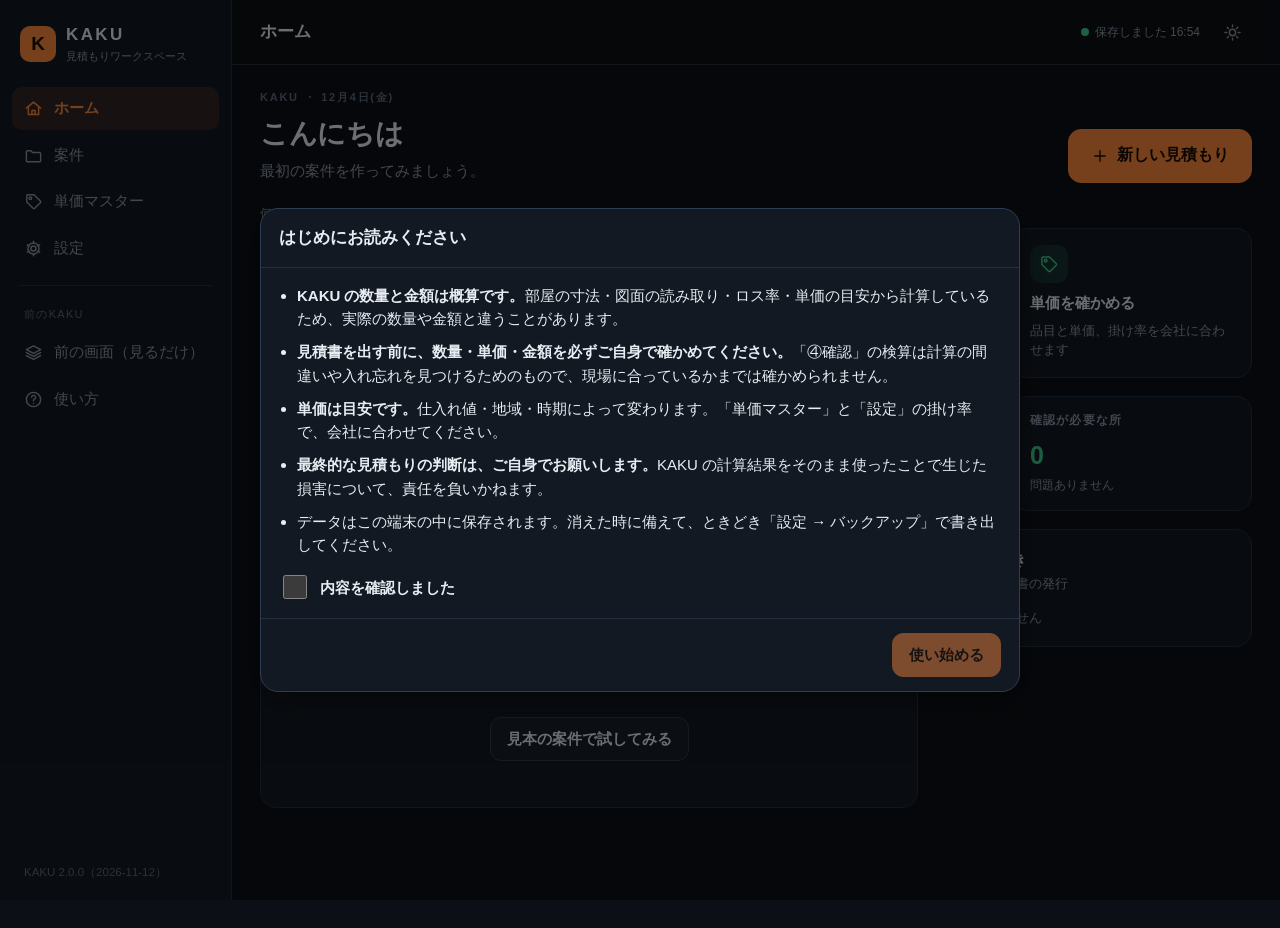
<file: index.html>
<!doctype html>
<html lang="ja" data-theme="dark">
<head>
<meta charset="utf-8">
<meta name="viewport" content="width=device-width,initial-scale=1,viewport-fit=cover">
<meta name="theme-color" content="#0c1016">
<meta name="apple-mobile-web-app-capable" content="yes">
<meta name="mobile-web-app-capable" content="yes">
<meta name="apple-mobile-web-app-status-bar-style" content="black-translucent">
<meta name="apple-mobile-web-app-title" content="KAKU">
<title>KAKU | 見積もりワークスペース</title>
<link rel="manifest" href="./manifest.json">
<link rel="icon" href="./icon-192.png">
<link rel="apple-touch-icon" href="./icon-192.png">
<link rel="stylesheet" href="./css/app.css">
<script>
  /* 画面が出る前に明るさを合わせる（ちらつき防止）。正式な設定は保存場所から読む */
  try { var t = localStorage.getItem('kaku2-theme'); if (t) document.documentElement.dataset.theme = t; } catch (e) {}
</script>
</head>
<body>
<div class="shell">
  <aside class="side" id="side"></aside>
  <div class="main">
    <header class="top" id="top"></header>
    <main class="content" id="view"><div class="empty">読み込んでいます…</div></main>
  </div>
</div>
<nav class="bottom" id="bottom"></nav>
<div id="print"></div>
<noscript>KAKU を使うには JavaScript を有効にしてください。</noscript>
<script type="module" src="./js/main.js"></script>
</body>
</html>
</file>
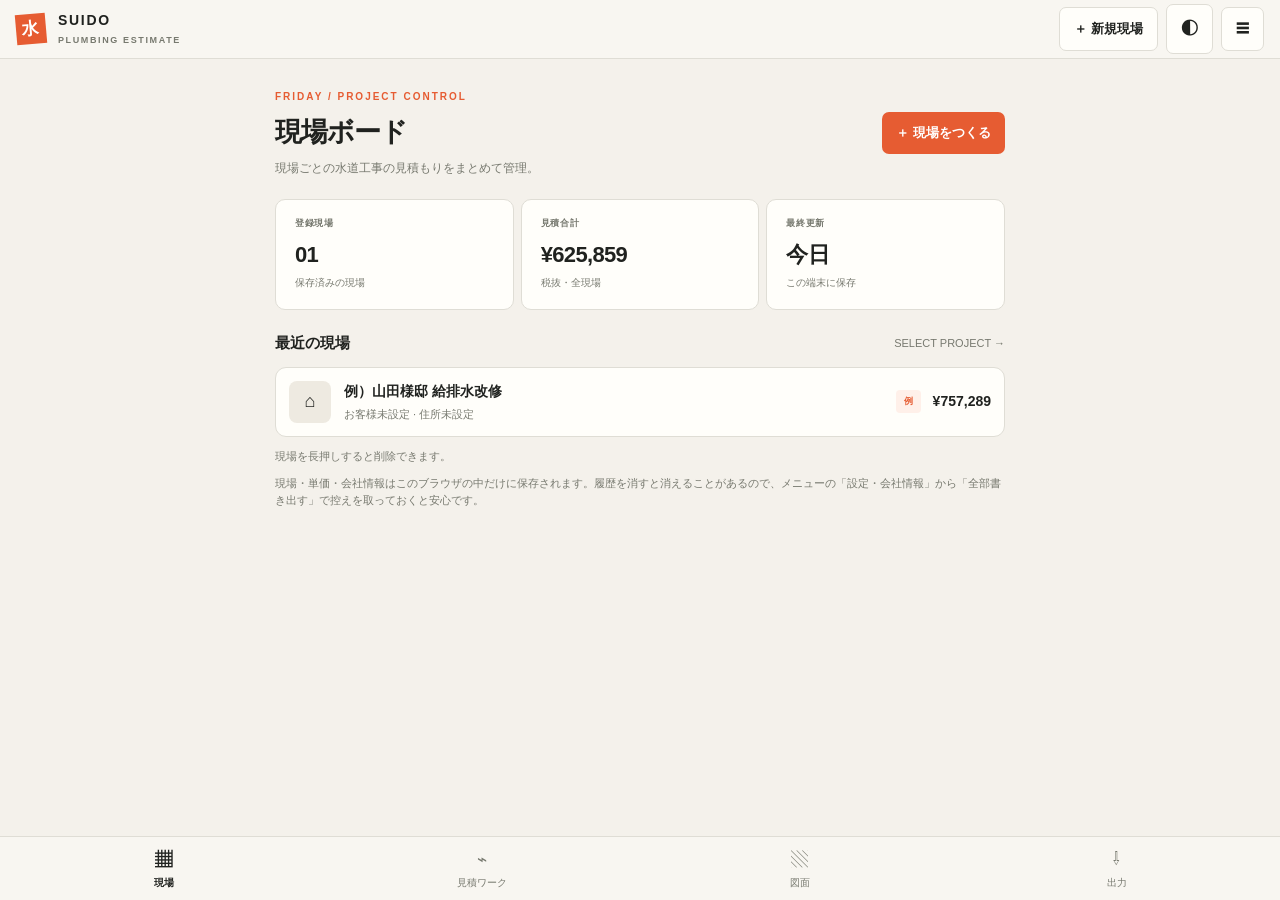
<file: suido/index.html>
<!doctype html><html lang="ja"><head><meta charset="utf-8"><meta name="viewport" content="width=device-width,initial-scale=1,maximum-scale=1,viewport-fit=cover">
<style>:root{color-scheme:light;padding-top:env(safe-area-inset-top,0px);padding-bottom:env(safe-area-inset-bottom,0px)}body{margin:0;font:14px system-ui,sans-serif;-webkit-text-size-adjust:100%}img{max-width:100%}[hidden]{display:none!important}</style>
</head><body>
<title>水道概算</title>
<link rel="manifest" href="manifest.json"><link rel="apple-touch-icon" href="icon-192.png"><meta name="theme-color" content="#f8f6f1"><meta name="apple-mobile-web-app-capable" content="yes"><meta name="apple-mobile-web-app-title" content="水道概算">
<meta name="claude:viewport-fit-sides" content="cover">
<style>
/* Layout: one phone-width column — rooms you measure on site, then the take-off by trade, then the total like the foot of an estimate sheet */
:root{
  --bg:#f2f1ee; --card:#ffffff; --fg:#22211f; --muted:#6d6a63; --line:#dedbd4;
  --ink:#1f4f66; --ink-soft:#e2edf2; --shu:#b7322c; --shu-soft:#f7e3e1;
  --f-display:"Dela Gothic One","Hiragino Sans","Noto Sans JP",sans-serif;
  --f-body:"Zen Kaku Gothic New","Hiragino Sans","Noto Sans JP",system-ui,sans-serif;
  --f-mono:"IBM Plex Mono",ui-monospace,"SF Mono",Menlo,monospace;
}
@media (prefers-color-scheme:dark){:root:not([data-theme="light"]){
  --bg:#141619; --card:#1d2024; --fg:#ebe9e4; --muted:#9c9890; --line:#30343a;
  --ink:#7fc0dd; --ink-soft:#1c3340; --shu:#f07a6f; --shu-soft:#3a1f1d; color-scheme:dark}}
:root[data-theme="dark"]{
  --bg:#141619; --card:#1d2024; --fg:#ebe9e4; --muted:#9c9890; --line:#30343a;
  --ink:#7fc0dd; --ink-soft:#1c3340; --shu:#f07a6f; --shu-soft:#3a1f1d; color-scheme:dark}
*{box-sizing:border-box}
body{background:var(--bg);color:var(--fg);font-family:var(--f-body);font-size:15px;line-height:1.6}
.wrap{max-width:600px;margin:0 auto;padding-block:20px 56px;padding-left:max(16px,env(safe-area-inset-left,0px));padding-right:max(16px,env(safe-area-inset-right,0px));display:flex;flex-direction:column;gap:20px}
h1{font-family:var(--f-display);font-size:24px;margin:0;letter-spacing:.02em}
.lead{margin:2px 0 0;color:var(--muted);font-size:13px}
h2{font-size:15px;margin:0 0 8px;font-weight:700;display:flex;align-items:center;justify-content:space-between;gap:8px}
.num{font-family:var(--f-mono);font-variant-numeric:tabular-nums}
button{font:inherit;color:inherit;cursor:pointer}
button:focus-visible,input:focus-visible,select:focus-visible{outline:2px solid var(--ink);outline-offset:2px}
input,select{font:inherit;font-size:16px;color:var(--fg);background:var(--bg);border:1px solid var(--line);border-radius:9px;padding:8px 9px;width:100%;min-width:0}
input[type=number]{font-family:var(--f-mono);text-align:right}

.total-card{background:var(--card);border:1px solid var(--line);border-radius:14px;padding:16px 18px;display:flex;flex-direction:column;gap:4px}
.total-card .label{font-size:12px;color:var(--muted);letter-spacing:.08em}
.big{font-family:var(--f-display);font-size:38px;line-height:1.1;color:var(--shu)}
.big small{font-size:16px;margin-left:4px}
.total-card .meta{font-size:12px;color:var(--muted)}

.room{background:var(--card);border:1px solid var(--line);border-radius:14px;padding:14px;display:flex;flex-direction:column;gap:10px}
.room-top{display:flex;gap:8px;align-items:center}
.room-top input{font-weight:700;font-family:var(--f-body);text-align:left}
.rm{border:1px solid var(--line);background:transparent;border-radius:9px;padding:8px 10px;color:var(--muted);font-size:13px;white-space:nowrap}
.rm.armed{background:var(--shu-soft);color:var(--shu);border-color:var(--shu)}
.dims{display:grid;grid-template-columns:repeat(3,1fr);gap:8px}
.dims2{display:grid;grid-template-columns:repeat(3,1fr);gap:8px}
.f{display:flex;flex-direction:column;gap:3px;min-width:0}
.f label{font-size:11px;color:var(--muted)}
.room-calc{display:flex;flex-wrap:wrap;gap:6px 14px;font-size:12px;color:var(--muted);border-top:1px dashed var(--line);padding-top:8px}
.room-calc b{color:var(--fg);font-family:var(--f-mono);font-weight:600}
.example{font-size:10px;background:var(--ink-soft);color:var(--ink);border-radius:4px;padding:1px 6px;font-weight:500}
.keep{display:flex;flex-direction:column;gap:6px;background:var(--bg);border-radius:10px;padding:10px}
.keep-title{font-size:12px;font-weight:700;color:var(--ink)}
.keep-row{display:grid;grid-template-columns:1fr 1fr;gap:8px}
.kin{display:flex;gap:6px}
.kin input{background:var(--card)}
.all{border:1px solid var(--line);background:var(--card);border-radius:9px;padding:0 10px;font-size:12px;color:var(--ink);white-space:nowrap}
.add{border:1px dashed var(--ink);background:transparent;color:var(--ink);border-radius:12px;padding:12px;font-weight:700}

.sheet{background:var(--card);border:1px solid var(--line);border-radius:14px;overflow:hidden}
.grp{padding:8px 14px;background:var(--ink-soft);color:var(--ink);font-size:12px;font-weight:700;letter-spacing:.06em}
.line{display:grid;grid-template-columns:22px 1fr auto;gap:4px 10px;padding:10px 14px;border-top:1px solid var(--line);align-items:center}
.line.off{opacity:.45}
.line input[type=checkbox]{width:18px;height:18px;padding:0;accent-color:var(--ink)}
.line .nm{font-weight:500;min-width:0}
.line .nm small{display:block;color:var(--muted);font-size:11px;font-family:var(--f-mono)}
.line .amt{font-family:var(--f-mono);font-weight:600;text-align:right}
.line .price{grid-column:2/4;display:flex;align-items:center;gap:6px;font-size:12px;color:var(--muted)}
.line .price input{width:90px;padding:5px 7px;font-size:14px}
.lump{display:grid;grid-template-columns:1fr auto 28px;gap:8px;padding:8px 14px;border-top:1px solid var(--line);align-items:center}
.lump .ln{font-family:var(--f-body);text-align:left;padding:6px 8px;font-size:14px}
.lamt{display:flex;align-items:center;gap:4px;font-size:12px;color:var(--muted)}
.lamt input{width:100px;padding:6px 7px;font-size:14px}
.lx{width:28px;height:28px;border:0;background:transparent;color:var(--muted);font-size:16px;border-radius:8px}
.ladd{display:block;width:100%;border:0;border-top:1px solid var(--line);background:transparent;color:var(--ink);padding:10px;font-weight:700;font-size:14px}
.line .price{flex-wrap:wrap}
.line .price .qty{width:70px}
.foot{padding:12px 14px;border-top:2px solid var(--fg);display:flex;flex-direction:column;gap:6px}
.fr{display:flex;justify-content:space-between;align-items:center;gap:8px;font-size:14px}
.fr .num{font-weight:600}
.fr input{width:64px;padding:4px 6px;font-size:14px}
.fr.grand{font-size:17px;font-weight:700;color:var(--shu)}
.note{font-size:12px;color:var(--muted)}
.settings{background:var(--card);border:1px solid var(--line);border-radius:14px;padding:14px;display:grid;grid-template-columns:1fr 1fr;gap:10px}
.settings .note{grid-column:1/-1}
details summary{cursor:pointer;font-weight:700;font-size:15px;margin-bottom:8px}
.reset{border:1px solid var(--line);background:transparent;border-radius:9px;padding:8px 12px;font-size:13px;color:var(--muted)}
.ck{width:24px;height:24px;padding:0;border:2px solid var(--ink);border-radius:6px;background:var(--card);display:grid;place-items:center;touch-action:manipulation}
.ck[aria-checked="true"]{background:var(--ink)}
.ck[aria-checked="true"]::after{content:"";width:6px;height:11px;border:solid var(--card);border-width:0 2.5px 2.5px 0;transform:translateY(-1px) rotate(45deg)}
.line{grid-template-columns:24px 1fr auto}
.line .nm{cursor:pointer}
.both{display:flex;align-items:center;gap:10px;font-size:13px}
.both span{cursor:pointer}
.both .ml{cursor:pointer}
.netrow{display:flex;flex-wrap:wrap;align-items:center;gap:6px}
.netlabel{font-size:12px;color:var(--muted);margin-right:2px}
.netbtn{font-size:12px;text-decoration:none;color:var(--ink);border:1px solid var(--ink);border-radius:999px;padding:3px 10px}
.netadd{font-size:12px;border:1px dashed var(--line);background:transparent;border-radius:999px;padding:3px 10px;color:var(--fg)}
.sbox{position:relative}
.sbox input{padding-right:40px}
.sclear{position:absolute;right:6px;top:50%;transform:translateY(-50%);width:28px;height:28px;border:0;border-radius:50%;background:var(--line);color:var(--fg);font-size:16px;line-height:1;padding:0;display:grid;place-items:center}
.pcat.fold{display:flex;align-items:center;gap:10px;width:100%;border:0;border-bottom:1px solid var(--line);text-align:left;font-size:14px;letter-spacing:.02em;padding:12px max(16px,env(safe-area-inset-left,0px));cursor:pointer}
.pcat.fold .pm{flex:none;width:22px;height:22px;border-radius:6px;background:var(--card);color:var(--ink);display:grid;place-items:center;font-size:15px;font-weight:700}
.pcat.fold .fn{flex:1}
.pcat.fold .fc{font-size:11px;font-weight:500;color:var(--muted)}
.pcat.fold .fc b{color:var(--shu);font-weight:700}
.matsHead{display:flex;align-items:center;gap:10px;width:100%;text-align:left;background:var(--ink-soft);color:var(--ink);border:0;border-radius:10px;padding:10px 12px;font-weight:700;font-size:14px}
.matsHead .pm{flex:none;width:22px;height:22px;border-radius:6px;background:var(--card);display:grid;place-items:center;font-size:15px}
.matsHead .fn{flex:1}
.matsHead .fc{font-size:11px;font-weight:500;color:var(--muted)}
.errbar{position:fixed;left:0;right:0;top:0;z-index:80;display:flex;gap:10px;align-items:flex-start;background:var(--shu);color:#fff;
  padding:calc(10px + env(safe-area-inset-top,0px)) max(16px,env(safe-area-inset-right,0px)) 12px max(16px,env(safe-area-inset-left,0px));box-shadow:0 4px 16px rgba(0,0,0,.25)}
.errbar[hidden]{display:none!important}
.errtxt{flex:1;display:flex;flex-direction:column;gap:2px;font-size:13px;min-width:0}
.errtxt b{font-size:15px}
.errtxt small{opacity:.85;font-family:var(--f-mono);font-size:11px;word-break:break-all}
#errClose{flex:none;border:1px solid rgba(255,255,255,.7);background:transparent;color:#fff;border-radius:8px;padding:6px 10px;font-size:13px}
.topbar{display:flex;align-items:flex-start;gap:12px}
.menu-btn{flex:none;width:44px;height:44px;border-radius:12px;border:1px solid var(--line);background:var(--card);display:grid;place-items:center;padding:0}
.menu-btn span{display:block;width:18px;height:2px;background:var(--fg);border-radius:2px;box-shadow:0 6px 0 var(--fg),0 -6px 0 var(--fg)}
.warn{display:flex;align-items:center;justify-content:space-between;gap:10px;background:var(--shu-soft);color:var(--shu);border-radius:10px;padding:8px 12px;font-size:13px;font-weight:500}
.warn button{border:1px solid var(--shu);background:transparent;color:var(--shu);border-radius:8px;padding:4px 10px;font-size:12px;white-space:nowrap}
.mats{display:grid;grid-template-columns:1fr 1fr;gap:8px}
.mats .f.wide{grid-column:1/-1}
.pick{display:flex;align-items:center;justify-content:space-between;gap:6px;text-align:left;width:100%;min-width:0;background:var(--bg);border:1px solid var(--line);border-radius:9px;padding:7px 9px;font-size:14px}
.pick .pn{min-width:0;overflow:hidden;text-overflow:ellipsis;white-space:nowrap}
.pick .pn small{color:var(--muted);margin-left:4px;font-size:11px}
.pick .chev{color:var(--muted);flex:none}
.pick.none .pn{color:var(--muted)}
.line .amt.unset{color:var(--shu);font-family:var(--f-body);font-size:12px;font-weight:500}
.xline{display:grid;grid-template-columns:1fr auto 28px;gap:4px 10px;padding:10px 14px;border-top:1px solid var(--line);align-items:center}
.xline .nm{min-width:0;font-weight:500}
.xline .nm small{display:block;color:var(--muted);font-size:11px}
.xline .ctl{grid-column:1/3;display:flex;align-items:center;gap:6px;font-size:12px;color:var(--muted);flex-wrap:wrap}
.xline .ctl input{width:80px;padding:5px 7px;font-size:14px}
.xline .amt{font-family:var(--f-mono);font-weight:600;text-align:right}
.xline .amt.unset{color:var(--shu);font-family:var(--f-body);font-size:12px;font-weight:500}

.jobs{display:flex;gap:6px;overflow-x:auto;padding-bottom:4px;scrollbar-width:none}
.jobs::-webkit-scrollbar{display:none}
.job{flex:none;max-width:12em;overflow:hidden;text-overflow:ellipsis;white-space:nowrap;border:1px solid var(--line);background:var(--card);border-radius:10px;padding:7px 12px;font-size:13px}
.job[aria-pressed="true"]{background:var(--ink);border-color:var(--ink);color:var(--card);font-weight:700}
.job.new{border-style:dashed;color:var(--ink)}
.jobhead{display:flex;flex-direction:column;gap:8px}
.jobhead #jobName{font-family:var(--f-body);text-align:left;font-size:18px;font-weight:700;background:var(--card)}
.jobact{display:flex;gap:8px;flex-wrap:wrap}
.act.paper{flex:none;width:auto;padding:9px 8px;font-size:13px}
.totbar{position:fixed;left:0;right:0;bottom:0;z-index:40;background:var(--card);border-top:1px solid var(--line);box-shadow:0 -2px 10px rgba(0,0,0,.06);padding:8px max(14px,env(safe-area-inset-right,0px)) calc(8px + env(safe-area-inset-bottom,0px)) max(14px,env(safe-area-inset-left,0px))}
.tb-in{max-width:720px;margin:0 auto;display:flex;align-items:center;justify-content:space-between;gap:10px}
.tb-l{display:flex;flex-direction:column;min-width:0}
.tb-label{font-size:11px;color:var(--muted);letter-spacing:.06em}
.tb-meta{font-size:clamp(10px,2.8vw,12px);color:var(--muted);white-space:nowrap;overflow:hidden;text-overflow:ellipsis}
.tb-big{font-size:clamp(22px,6.5vw,28px);font-weight:700;font-variant-numeric:tabular-nums;white-space:nowrap;color:var(--shu,#c0392b)}
.tb-big small{font-size:13px;margin-left:2px}
.wrap{padding-bottom:calc(84px + env(safe-area-inset-bottom,0px))!important}
.impcard{border:1px solid var(--line);border-radius:12px;background:var(--card);padding:clamp(8px,2.5vw,12px);display:flex;flex-direction:column;gap:6px}
.improw{display:flex;gap:8px;align-items:center}
.redhint{color:#c62828;font-weight:700;font-size:clamp(11px,3.1vw,13px);margin:0;line-height:1.4}
@media (prefers-color-scheme: dark){.redhint{color:#ff6b6b}}
.qbtn{flex:none;width:32px;height:32px;border-radius:50%;border:2px solid currentColor;background:transparent;color:inherit;font-weight:700;font-size:15px;padding:0;line-height:1}
.impguide{border:1px solid var(--line);border-radius:8px;padding:4px 8px;font-size:clamp(11px,3.2vw,13px)}
.impguide table{border-collapse:collapse;width:100%}
.impguide td{padding:5px 4px;border-bottom:1px solid var(--line);vertical-align:top;text-align:left}
.impguide .gr{font-size:16px;font-weight:700;width:1.5em;text-align:center}
.filebtn{position:relative;flex:1;min-width:0;display:flex;align-items:center;justify-content:center;border-radius:10px;padding:9px 10px;font-weight:700;font-size:clamp(13px,3.6vw,15px);background:var(--ink);color:var(--card);cursor:pointer;white-space:nowrap}
.filebtn input{position:absolute;inset:0;opacity:0;cursor:pointer}
.impunit{display:flex;gap:6px;align-items:center;flex-wrap:wrap;font-size:12px}
.impunit select{width:auto;min-width:5em;padding:4px 8px;font-size:13px;flex:none}
.impunit label{font-size:12px;color:inherit}
.imprm{border:1px solid var(--line);border-radius:10px;padding:6px 8px;margin-top:6px;display:flex;flex-direction:column;gap:4px}
.imprm.off{opacity:.5}
.imptop{display:flex;gap:6px;align-items:center}
.imptop input{flex:1;min-width:0;font-weight:700;font-size:15px;text-align:left}
.impgrid{display:grid;grid-template-columns:repeat(auto-fit,minmax(min(30%,96px),1fr));gap:4px}
.impgrid label{font-size:10px}
.impgrid input{font-size:14px;padding:6px;min-width:0;width:100%}
.impreplace{display:flex;gap:6px;align-items:center;margin:6px 0;font-size:12px}
.rgtools{display:flex;flex-wrap:wrap;gap:6px 12px;align-items:center;font-size:12px;margin-top:4px}
.rgtools select,.rgtools input{width:auto;min-width:0;padding:4px 6px;font-size:13px}
.rgtools input[type=number]{width:4.5em}
.rgzoom{margin-left:auto;display:flex;gap:4px}.rgzoom button{width:36px;height:32px;border:1px solid var(--line);border-radius:8px;background:var(--card);font-size:16px}
.rgview{max-height:60vh;overflow:auto;border:1px solid var(--line);border-radius:8px;background:#fff;margin-top:6px;-webkit-overflow-scrolling:touch}
.rgview svg{display:block;height:auto}
.rgview line{stroke:#555;stroke-width:1;vector-effect:non-scaling-stroke}
.rgview .rgoff line{stroke:#bbb;stroke-dasharray:2 2}
.rgview .rgfill rect{fill:rgba(216,90,40,.42);stroke:none}
.rgview svg{cursor:pointer}
.rgview text{fill:#1f6fb2;font-weight:700;text-anchor:middle;dominant-baseline:middle;cursor:pointer;paint-order:stroke;stroke:#fff;stroke-width:3px;vector-effect:non-scaling-stroke}
.rgview text.on{fill:#b23b0e}
.rgsum{display:flex;justify-content:space-between;flex-wrap:wrap;gap:6px;font-size:13px;margin-top:6px}
.rgno{flex:none;min-width:1.8em;height:1.8em;border-radius:50%;background:#b23b0e;color:#fff;font-weight:700;font-size:12px;display:flex;align-items:center;justify-content:center}
.rggroups{margin-top:8px;font-size:12px}.rggroups summary{font-weight:700;padding:6px 0;cursor:pointer}
.rgg{display:flex;gap:6px;align-items:center;padding:4px 0;border-bottom:1px solid var(--line)}
.rgg .gn{flex:1;min-width:0;overflow:hidden;text-overflow:ellipsis;white-space:nowrap}.rgg .gl{font-variant-numeric:tabular-nums;white-space:nowrap}
.swp{display:inline-block;margin-left:6px;font-size:10px;font-weight:700;padding:0 5px;border-radius:4px;border:1px solid currentColor;opacity:.8}
.line .chg{color:var(--muted);font-weight:400}
.docbox{border:1px solid var(--line);border-radius:12px;background:var(--card);padding:4px 12px}
.docbox summary{font-size:13px;font-weight:700;padding:8px 0;cursor:pointer}
.docgrid{display:grid;grid-template-columns:1fr 1fr;gap:8px;padding-bottom:10px}
.docgrid .wide{grid-column:1/-1}
.docgrid input,.docgrid select,.docgrid textarea,.cogrid input,.cogrid textarea{font-family:var(--f-body);text-align:left;font-size:15px;width:100%;border:1px solid var(--line);border-radius:8px;padding:8px 10px;background:var(--bg,#fff);color:inherit}
.docgrid textarea,.cogrid textarea{min-height:64px;resize:vertical}
.cogrid{display:grid;grid-template-columns:1fr 1fr;gap:8px}
.cogrid .wide{grid-column:1/-1}
.act{border:1px solid var(--line);background:var(--card);border-radius:10px;padding:9px 12px;font-size:13px}
.act.strong{flex:1;background:var(--ink);border-color:var(--ink);color:var(--card);font-weight:700}
.act.armed{background:var(--shu-soft);color:var(--shu);border-color:var(--shu)}
.act:disabled{opacity:.6}
.overlay{position:fixed;inset:0;z-index:50;background:rgba(10,12,14,.45);display:flex}
.panel{background:var(--card);color:var(--fg);display:flex;flex-direction:column;width:100%;max-width:520px;height:100%;padding-top:env(safe-area-inset-top,0px);padding-bottom:env(safe-area-inset-bottom,0px)}
[hidden]{display:none!important}
.overlay[hidden]{display:none!important}
.overlay.sheet-mode{align-items:flex-end;justify-content:center}
.overlay.sheet-mode .panel{height:82%;border-radius:16px 16px 0 0;padding-top:0}
.ph{display:flex;align-items:center;gap:10px;padding:14px max(16px,env(safe-area-inset-left,0px)) 10px;border-bottom:1px solid var(--line)}
.ph h3{margin:0;font-size:16px;flex:1}
.close{border:1px solid var(--line);background:var(--bg);border-radius:10px;padding:6px 12px;font-size:14px}
.psearch{padding:10px max(16px,env(safe-area-inset-left,0px));display:flex;flex-direction:column;gap:8px;border-bottom:1px solid var(--line)}
.psearch input{font-family:var(--f-body);text-align:left}
.chiprow{display:flex;gap:6px;overflow-x:auto;padding-bottom:2px}
.chip{flex:none;border:1px solid var(--line);background:var(--bg);border-radius:999px;padding:4px 11px;font-size:12px}
.chip[aria-pressed="true"]{background:var(--ink);border-color:var(--ink);color:var(--card)}
.plist{flex:1;overflow-y:auto;-webkit-overflow-scrolling:touch}
.pcat{position:sticky;top:0;background:var(--ink-soft);color:var(--ink);font-size:11px;font-weight:700;letter-spacing:.06em;padding:6px max(16px,env(safe-area-inset-left,0px))}
.popt{display:flex;flex-direction:column;align-items:flex-start;gap:1px;width:100%;text-align:left;border:0;border-bottom:1px solid var(--line);background:transparent;padding:11px max(16px,env(safe-area-inset-left,0px))}
.popt small{color:var(--muted);font-size:12px}
.popt.cur{background:var(--ink-soft)}
.mrow{display:grid;grid-template-columns:1fr auto;gap:2px 10px;align-items:center;padding:10px max(16px,env(safe-area-inset-left,0px));border-bottom:1px solid var(--line)}
.mrow .nm{min-width:0;font-size:14px;font-weight:500}
.mrow .nm small{display:block;color:var(--muted);font-size:11px;font-weight:400}
.mrow .pin{display:flex;align-items:center;gap:4px;font-size:11px;color:var(--muted)}
.mrow .pin input{width:96px;padding:6px 7px;font-size:15px}
.mrow .del{grid-column:1/-1;justify-self:start;border:0;background:transparent;color:var(--shu);font-size:12px;padding:0}
.mrow.unset .pin input{border-color:var(--shu)}
.tag{display:inline-block;margin-left:6px;font-size:10px;background:var(--ink-soft);color:var(--ink);border-radius:4px;padding:0 5px}
.tag.est{background:var(--shu-soft);color:var(--shu)}
.msec{padding:14px max(16px,env(safe-area-inset-left,0px));display:flex;flex-direction:column;gap:10px;border-bottom:1px solid var(--line)}
.msec h4{margin:0;font-size:14px}
.g2{display:grid;grid-template-columns:1fr 1fr;gap:8px}
.primary{background:var(--ink);color:var(--card);border:0;border-radius:10px;padding:10px;font-weight:700}
.empty-list{padding:24px 16px;color:var(--muted);font-size:13px;text-align:center}
</style>
<style>
/* 水道概算の追加分 */
.seg{display:flex;border:1px solid var(--line);border-radius:9px;overflow:hidden}
.seg button{flex:1;border:0;background:var(--bg);padding:7px 4px;font-size:13px;white-space:nowrap}
.seg button[aria-pressed="true"]{background:var(--ink);color:var(--card);font-weight:700}
.sysbadge{flex:none;font-size:12px;font-weight:700;border-radius:6px;padding:3px 8px;color:#fff}
.sys-w{background:#2f7fc1}.sys-h{background:#d0573e}.sys-d{background:#6b6f76}.sys-v{background:#8a7a5c}.sys-r{background:#3c9a8c}
.run{border-left:5px solid var(--line)}
.run.s-w{border-left-color:#2f7fc1}.run.s-h{border-left-color:#d0573e}.run.s-d{border-left-color:#6b6f76}.run.s-v{border-left-color:#8a7a5c}.run.s-r{border-left-color:#3c9a8c}
.g3{display:grid;grid-template-columns:repeat(3,1fr);gap:8px}
.chk{display:flex;flex-wrap:wrap;gap:8px 16px}
.quick{display:flex;flex-wrap:wrap;gap:6px}
.quick button{border:1px solid var(--ink);color:var(--ink);background:transparent;border-radius:999px;padding:5px 12px;font-size:13px}
.line .price .auto{font-size:11px;color:var(--ink);border:0;background:transparent;padding:0 2px;text-decoration:underline}
.line .nm .rn{display:block;color:var(--muted);font-size:11px;font-family:var(--f-body)}
.intro{background:var(--ink-soft);color:var(--ink);border-radius:12px;padding:10px 12px;font-size:13px;display:flex;gap:10px;align-items:flex-start;justify-content:space-between}
.intro button{flex:none;border:1px solid var(--ink);background:transparent;color:var(--ink);border-radius:8px;padding:4px 10px;font-size:12px}
.jf{display:grid;grid-template-columns:1fr 1fr 1fr;gap:6px}
.jf .f label{font-size:10px}
.cadd{display:grid;grid-template-columns:1fr 1fr;gap:8px}
.cadd .wide{grid-column:1/-1}

/* ===== KAKUと同じ見た目（水道版） ===== */
:root,:root:not([data-theme="light"]),:root[data-theme="dark"]{
  --bg:#f4f1eb;--card:#fffefa;--fg:#20221f;--muted:#77796f;--line:#dfddd5;
  --ink:#20221f;--ink-soft:#efebe3;--shu:#e65c32;--shu-soft:#fff0e9;--green:#496b58;
  --f-display:-apple-system,BlinkMacSystemFont,"Hiragino Kaku Gothic ProN","Hiragino Sans",Meiryo,sans-serif;
  --f-body:-apple-system,BlinkMacSystemFont,"Hiragino Kaku Gothic ProN","Hiragino Sans",Meiryo,sans-serif;
  --f-mono:-apple-system,BlinkMacSystemFont,"Hiragino Kaku Gothic ProN",sans-serif;color-scheme:light}
body{background:var(--bg);color:var(--fg);font-size:14px;line-height:1.5}
.top{height:58px;padding:0 16px;padding-top:env(safe-area-inset-top,0px);box-sizing:content-box;display:flex;align-items:center;justify-content:space-between;border-bottom:1px solid var(--line);background:#f8f6f1;position:sticky;top:0;z-index:30}
.brand{display:flex;align-items:center;gap:12px;font-weight:850;letter-spacing:.12em}
.mark{width:30px;height:30px;background:var(--shu);color:#fff;display:grid;place-items:center;font-size:17px;font-weight:900;transform:rotate(-5deg)}
.brand small{display:block;color:var(--muted);font-size:9px;letter-spacing:.18em;font-weight:600;margin-top:3px}
.topright{display:flex;align-items:center;gap:8px}
.btn{border:0;border-radius:7px;padding:11px 14px;background:var(--ink);color:#fff;font-weight:750;font-size:13px;white-space:nowrap}
.btn.orange{background:var(--shu)}.btn.light{background:var(--card);color:var(--ink);border:1px solid var(--line)}.btn.ghost{background:transparent;color:var(--muted);padding:8px}
.app{max-width:760px;margin:0 auto;padding:22px max(15px,env(safe-area-inset-left,0px)) calc(150px + env(safe-area-inset-bottom,0px)) max(15px,env(safe-area-inset-right,0px))}
.eyebrow{font-size:10px;letter-spacing:.2em;color:var(--shu);font-weight:850}
.headline{display:flex;justify-content:space-between;align-items:flex-start;gap:14px;margin:8px 0 22px}
.headline h1,.workhead h1{font-family:var(--f-body);font-size:27px;letter-spacing:-.04em;margin:0;font-weight:850}
.workhead h1{font-size:24px;margin:4px 0 2px;word-break:break-all}
.sub{color:var(--muted);font-size:12px;margin-top:6px}
.stats{display:grid;grid-template-columns:repeat(3,1fr);gap:7px;margin-bottom:22px}
.stat{background:var(--card);border:1px solid var(--line);border-radius:10px;padding:12px}
.stat label{display:block;color:var(--muted);font-size:9px;font-weight:700;letter-spacing:.08em}
.stat strong{display:block;font-size:18px;margin-top:8px;letter-spacing:-.03em;word-break:break-all}
.stat small{color:var(--muted);font-size:10px}
.sectionhead{display:flex;justify-content:space-between;align-items:center;gap:8px;margin:0 0 12px}
.sectionhead h2{font-size:15px;margin:0;font-weight:850;display:block}
.sectionhead h2 .note{font-weight:500;margin-left:4px}
.dash .sectionhead{margin-top:6px}
.project{background:var(--card);border:1px solid var(--line);border-radius:11px;padding:13px;display:flex;align-items:center;justify-content:space-between;gap:12px;margin-bottom:9px;cursor:pointer;-webkit-touch-callout:none;-webkit-user-select:none;user-select:none;transition:transform .15s,box-shadow .15s}
.project.pressing{transform:scale(.97);box-shadow:0 0 0 2px var(--shu) inset}
.project-left{display:flex;align-items:center;gap:13px;min-width:0}
.project-icon{flex:none;width:42px;height:42px;border-radius:8px;background:#eeeae1;display:grid;place-items:center;font-size:18px}
.project h3{font-size:14px;margin:0 0 4px;overflow:hidden;text-overflow:ellipsis;white-space:nowrap}
.project p{margin:0;color:var(--muted);font-size:11px}
.pright{display:flex;align-items:center;gap:12px;flex:none}
.ptag{font-size:9px;background:#edf1e9;color:var(--green);padding:5px 8px;border-radius:4px;font-weight:800}
.ptag.ex{background:var(--shu-soft);color:var(--shu)}
.money{font-weight:850;font-size:14px;white-space:nowrap}
.mini{font-size:11px;color:var(--muted)}
.workspace{display:none}.workspace.show{display:block}.dash.hide{display:none}
.back{border:0;background:none;padding:0;color:var(--muted);font-size:12px;font-weight:700;margin-bottom:14px}
.workhead{margin-bottom:12px}
.tabs{display:flex;gap:2px;border-bottom:1px solid var(--line);margin:12px 0 16px;overflow-x:auto;scrollbar-width:none;position:sticky;top:calc(58px + env(safe-area-inset-top,0px));background:var(--bg);z-index:20}
.tabs::-webkit-scrollbar{display:none}
.tab{border:0;background:none;padding:12px 13px;color:var(--muted);font-size:13px;font-weight:750;white-space:nowrap;border-bottom:2px solid transparent}
.tab.on{color:var(--shu);border-color:var(--shu)}
.tpanel{display:none}.tpanel.on{display:block}
.card{background:var(--card);border:1px solid var(--line);border-radius:10px;padding:16px;margin-bottom:13px}
.card>.note{margin:8px 0 0}
.stack{display:flex;flex-direction:column;gap:12px}
.room{background:#fff;border-radius:9px;border:1px solid var(--line)}
.add{display:block;width:100%;margin-top:12px;border:1px dashed #c8c4b9;background:#faf9f5;color:var(--ink);border-radius:9px;padding:13px;font-weight:750}
input,select{background:#fff;border-radius:6px}
.seg button[aria-pressed="true"]{background:var(--ink)}
.quick{display:flex;flex-wrap:wrap;gap:6px;margin-bottom:6px}
.quick button{border:1px solid var(--line);color:var(--ink);background:#fff;border-radius:999px;padding:7px 12px;font-size:13px;font-weight:650}
#quickSpecial button{border-color:var(--shu);color:var(--shu);background:var(--shu-soft)}
.grp{background:var(--ink-soft);color:var(--ink)}
.intro{background:var(--shu-soft);color:var(--fg);margin-bottom:10px}
.intro button{border-color:var(--shu);color:var(--shu)}
.warn{margin-bottom:10px}
.jobhead{display:flex;flex-direction:column;gap:10px}
.jobhead #jobName{font-size:17px;font-weight:700}
.act.strong{background:var(--shu);border-color:var(--shu);color:#fff}
.docbox{border:0;padding:0;background:transparent}
.mobilebar{display:flex;position:fixed;bottom:0;left:0;right:0;background:#f8f6f1;border-top:1px solid var(--line);justify-content:space-around;padding:9px 5px calc(9px + env(safe-area-inset-bottom,0px));z-index:35}
.mobilebar button{border:0;background:none;color:var(--muted);font-size:10px;display:grid;gap:3px;justify-items:center;min-width:60px}
.mobilebar button.on{color:var(--ink);font-weight:800}
.mobilebar span{font-size:17px}
.totbar{position:fixed;left:12px;right:12px;bottom:calc(64px + env(safe-area-inset-bottom,0px));z-index:34;background:var(--ink);color:#fff;border-radius:12px;padding:10px 14px;display:flex;align-items:center;justify-content:space-between;gap:10px;box-shadow:0 10px 26px #20221f40;border:0;max-width:736px;margin:0 auto;cursor:pointer}
.totbar[hidden]{display:none!important}
.tb-l{display:flex;align-items:baseline;gap:10px;min-width:0;flex-direction:row}
.tb-label{font-size:11px;color:#b9bbb2;letter-spacing:.04em;white-space:nowrap}
.tb-big{font-size:22px;font-weight:850;color:#fff;letter-spacing:-.02em;white-space:nowrap}
.tb-big small{font-size:12px;margin-left:2px;color:#d4d5ce}
.tb-meta{font-size:11px;color:#d4d5ce;white-space:nowrap;overflow:hidden;text-overflow:ellipsis}
.toast{position:fixed;bottom:calc(130px + env(safe-area-inset-bottom,0px));left:50%;transform:translateX(-50%);background:#20221f;color:#fff;padding:11px 18px;border-radius:30px;font-size:12px;z-index:90;opacity:0;pointer-events:none;transition:.2s;max-width:86vw;text-align:center}
.toast.show{opacity:1}
.overlay#askBox{align-items:center;justify-content:center;z-index:95}
.askin{background:var(--card);border-radius:12px;padding:18px;width:min(340px,88vw);display:flex;flex-direction:column;gap:14px}
.askin p{margin:0;font-size:14px;line-height:1.6;white-space:pre-line}
.askbtn{display:flex;gap:8px;justify-content:flex-end}
.lenrow{display:flex;gap:6px;align-items:flex-end}
.lenrow .f{flex:1}
.measure{flex:none;border:1px solid var(--line);background:#faf9f5;border-radius:6px;padding:8px 10px;font-size:12px;font-weight:700;color:var(--ink);white-space:nowrap}
.layers{display:flex;flex-direction:column;gap:6px}
.layers .lt{font-size:11px;color:var(--muted)}
.lay{display:grid;grid-template-columns:1fr auto;gap:6px;align-items:center}
.laddb{align-self:flex-start;border:0;background:none;color:var(--muted);font-size:12px;font-weight:700;padding:4px 0}
.hchk{display:flex;flex-wrap:wrap;gap:8px 16px}
/* なぞって長さ */
.trbar{display:flex;flex-wrap:wrap;gap:6px;align-items:center;margin:8px 0}
.trview{position:relative;overflow:auto;max-height:62vh;border:1px solid var(--line);border-radius:8px;background:#e9e6de;-webkit-overflow-scrolling:touch;touch-action:pan-x pan-y}
.trview svg{display:block}
.trhint{font-size:13px;font-weight:700;margin:6px 0}
.trlen{font-size:22px;font-weight:850}
.trfile{position:relative;display:inline-flex;align-items:center;justify-content:center;border:1px dashed #c8c4b9;border-radius:10px;padding:28px 14px;background:#faf9f5;text-align:center;width:100%;flex-direction:column;gap:4px}
.trfile input{position:absolute;inset:0;opacity:0}
.trrow{display:grid;grid-template-columns:1fr auto auto;gap:8px;align-items:center;padding:8px 0;border-top:1px solid var(--line);font-size:13px}
.helpsec{border-bottom:1px solid var(--line);padding:4px 0}.helpsec summary{font-weight:700;padding:10px 0;cursor:pointer}.helpsec p{margin:0 0 10px;font-size:13px;line-height:1.7}
@media(min-width:761px){.app{padding-top:30px}.stat{padding:17px 19px}.stat strong{font-size:22px}}
.jobact .act{white-space:nowrap}
.estmark{margin-left:6px;font-size:10px;font-weight:700;color:var(--shu);background:var(--shu-soft);border-radius:4px;padding:1px 5px}
.tb-l{gap:8px}.tb-meta{max-width:42%;font-size:10px}
@media(max-width:400px){.tb-big{font-size:20px}}

/* 合計バー：原価と見積金額の2段、利益%をその場で変える */
.totbar{flex-direction:column;align-items:stretch;gap:4px;padding:9px 12px 8px;cursor:default}
.tb-row{display:flex;align-items:center;justify-content:space-between;gap:8px}
.tb-cost{font-size:12px;color:#d4d5ce;border-bottom:1px solid #ffffff22;padding-bottom:5px;cursor:pointer}
.tb-cv{font-weight:750;color:#fff;font-size:14px}.tb-cv small{font-size:11px;color:#d4d5ce;margin-left:2px}
.tb-main .tb-l{display:flex;flex-direction:column;gap:0;cursor:pointer;min-width:0}
.tb-main .tb-label{font-size:10px}
.mk{display:flex;align-items:center;gap:4px;flex:none;background:#ffffff14;border-radius:9px;padding:3px}
.mkb{width:34px;height:34px;border:0;border-radius:7px;background:#ffffff22;color:#fff;font-size:18px;font-weight:700;padding:0}
.mkl{display:flex;align-items:center;gap:3px;font-size:11px;color:#d4d5ce;font-weight:700}
.mkl input{width:46px;padding:5px 4px;font-size:16px;font-weight:800;text-align:center;border:0;border-radius:6px;background:#fff;color:#20221f}
.tb-meta{max-width:none;font-size:10px;color:#b9bbb2;cursor:pointer}
.app{padding-bottom:calc(200px + env(safe-area-inset-bottom,0px))}
.toast{bottom:calc(180px + env(safe-area-inset-bottom,0px))}
.foot .fr.cost{color:var(--muted);font-size:13px}
/* CAD図面から器具を数える */
.cadview{border:1px solid #e3dfd5;border-radius:10px;background:#fff;overflow:auto;max-height:62vh;margin:6px 0;-webkit-overflow-scrolling:touch}
.cadview svg{display:block;height:auto;max-width:none}
.cadsel{display:flex;gap:8px;align-items:center;margin:8px 0}.cadsel select{flex:1}
.cadtbl{width:100%;border-collapse:collapse;margin-top:6px}.cadtbl td{padding:7px 4px;border-bottom:1px solid #eee9de}.cadtbl td.num{text-align:right;font-weight:700}
.cadsw{display:inline-block;width:10px;height:10px;border-radius:3px;margin-right:6px;vertical-align:-1px}
p.note.warn{color:#a34a17}
.cadtbl select{font-size:14px;padding:6px 4px;max-width:100%}
</style>
<style id="suido-theme">html[data-sk=dark] #errClose{border:1px solid rgba(42,52,70,0.7)!important}html[data-sk=dark] .rgview{background:#151b27!important}html[data-sk=dark] .rgview line{stroke:#556074!important}html[data-sk=dark] .rgview .rgoff line{stroke:#2a3446!important}html[data-sk=dark] .rgview .rgfill rect{fill:rgba(47,127,245,0.42)!important}html[data-sk=dark] .rgview text{stroke:#2a3446!important}html[data-sk=dark] .docgrid input,html[data-sk=dark] .docgrid select,html[data-sk=dark] .docgrid textarea,html[data-sk=dark] .cogrid input,html[data-sk=dark] .cogrid textarea{background:var(--bg,#151b27)!important}html[data-sk=dark] .overlay{background:rgba(7,10,16,0.45)!important}html[data-sk=dark] .sys-h{background:#2f7ff5!important}html[data-sk=dark] .run.s-h{border-left-color:#2f7ff5!important}html[data-sk=dark] .run.s-d{border-left-color:#556074!important}html[data-sk=dark] .run.s-v{border-left-color:#556074!important}html[data-sk=dark] .top{background:#1b2331!important}html[data-sk=dark] .project-icon{background:#1b2331!important}html[data-sk=dark] .ptag{background:#1b2331!important}html[data-sk=dark] .room{background:#151b27!important}html[data-sk=dark] .add{border:1px dashed #2a3446!important;background:#151b27!important}html[data-sk=dark] input,html[data-sk=dark] select{background:#151b27!important}html[data-sk=dark] .quick button{background:#151b27!important}html[data-sk=dark] .mobilebar{background:#1b2331!important}html[data-sk=dark] .toast{background:#070a10!important}html[data-sk=dark] .measure{background:#151b27!important}html[data-sk=dark] .trview{background:#1b2331!important}html[data-sk=dark] .trfile{border:1px dashed #2a3446!important;background:#151b27!important}html[data-sk=dark] .tb-cost{border-bottom:1px solid rgba(42,52,70,0.133)!important}html[data-sk=dark] .mk{background:rgba(21,27,39,0.078)!important}html[data-sk=dark] .mkb{background:rgba(21,27,39,0.133)!important}html[data-sk=dark] .mkl input{background:#151b27!important;color:#e7ecf4!important}html[data-sk=dark] .cadview{border:1px solid #2a3446!important;background:#151b27!important}html[data-sk=dark] .cadtbl td{border-bottom:1px solid #2a3446!important}/* ---- 暗い画面（KAKUの暗い画面と同じ色） ---- */
html:root[data-sk=dark]{--bg:#0d1119;--card:#151b27;--fg:#e7ecf4;--muted:#98a3b3;--line:#2a3446;--ink:#e7ecf4;--ink-soft:#1b2331;--shu:#2f7ff5;--shu-soft:#16233a;--green:#5fbf8f;color-scheme:dark;background:#0d1119}
html[data-sk=dark] body{background:radial-gradient(1200px 600px at 20% -10%,#14203a 0,#0d1119 60%) fixed,#0d1119!important;color:#e7ecf4}
html[data-sk=dark] .top{background:rgba(13,17,25,.86)!important;backdrop-filter:blur(12px);-webkit-backdrop-filter:blur(12px)}
html[data-sk=dark] .mark{background:linear-gradient(135deg,#2f7ff5,#5cc8ff)!important;box-shadow:0 0 18px #2f7ff566}
html[data-sk=dark] .btn.orange{background:linear-gradient(180deg,#3b8bff,#1f6fe8)!important;border-color:#3b8bff!important;color:#fff!important;box-shadow:0 6px 18px #2f7ff540}
html[data-sk=dark] .btn.light,html[data-sk=dark] .btn.ghost{background:#1b2331!important;color:#e7ecf4!important;border-color:#2a3446!important}
html[data-sk=dark] input,html[data-sk=dark] select,html[data-sk=dark] textarea{background:#151b27!important;color:#e7ecf4!important;border-color:#2a3446!important}
html[data-sk=dark] .cadview{background-color:#0a0e15!important;background-image:linear-gradient(#ffffff08 1px,transparent 1px),linear-gradient(90deg,#ffffff08 1px,transparent 1px);background-size:22px 22px;border-color:#2a3446!important}
html[data-sk=dark] .cadview svg>path{stroke:#cfd7e3!important}
html[data-sk=dark] .cadview svg g[data-fx] rect{filter:drop-shadow(0 0 2px currentColor)}
html[data-sk=dark] .cadview svg g[data-fx]{color:#ffc940}
.skbtn{font-size:17px}
/* 明るい画面で「黒い背景に白い文字」だった所：暗い画面では青か濃い紺にする */
html[data-sk=dark] .totbar{background:linear-gradient(180deg,#1a2740,#111a2b)!important;color:#fff!important;border:1px solid #2f4366!important;box-shadow:0 10px 30px #000a!important}
html[data-sk=dark] .chip[aria-pressed="true"],html[data-sk=dark] .seg button[aria-pressed="true"],html[data-sk=dark] .job[aria-pressed="true"],html[data-sk=dark] .ck[aria-checked="true"],html[data-sk=dark] .act.strong,html[data-sk=dark] .primary{background:#2f7ff5!important;color:#fff!important;border-color:#2f7ff5!important}
html[data-sk=dark] .btn,html[data-sk=dark] .filebtn{background:#26324a;color:#fff;border-color:#33425f}
html[data-sk=dark] .menu-btn span{background:#e7ecf4}
/* ---- iPhoneを横にした時：上の帯・合計・下のボタンを小さくして、中身を広く ---- */
@media (max-height:500px) and (orientation:landscape){
  .top{height:42px!important}.topright .btn{padding:5px 10px!important;min-height:0!important}.brand small{display:none}.mark{width:26px;height:26px;font-size:15px}
  .tabs{top:calc(42px + env(safe-area-inset-top,0px))!important;margin:6px 0 10px!important}
  .app{max-width:none!important;padding-top:12px!important;padding-bottom:calc(110px + env(safe-area-inset-bottom,0px))!important}
  .mobilebar{padding:4px max(5px,env(safe-area-inset-right,0px)) calc(3px + env(safe-area-inset-bottom,0px)) max(5px,env(safe-area-inset-left,0px))!important}.mobilebar span{font-size:15px!important}
  .totbar{left:auto!important;right:max(12px,env(safe-area-inset-right,0px))!important;width:min(560px,70vw);margin:0!important;bottom:calc(46px + env(safe-area-inset-bottom,0px))!important;padding:5px 12px!important;gap:0!important}
  .totbar .tb-cost,.totbar .tb-meta{display:none!important}
  .totbar .tb-big{font-size:20px!important}
  .cadview{max-height:calc(100vh - 150px)!important}
}
</style>
<script>
/* 画面の明るさ（自動・暗い・明るい）。iPhoneの設定に合わせるのが最初の設定 */
(function(){const K='suido-theme';const get=()=>{try{return localStorage.getItem(K)||'auto'}catch(e){return'auto'}};
  const L={auto:'iPhoneの設定に合わせる',dark:'暗い画面',light:'明るい画面'};
  function apply(){const m=get(),dark=m==='dark'||(m==='auto'&&window.matchMedia&&matchMedia('(prefers-color-scheme: dark)').matches);
    document.documentElement.setAttribute('data-sk',dark?'dark':'light');const mt=document.querySelector('meta[name=theme-color]');if(mt)mt.setAttribute('content',dark?'#0d1119':'#f8f6f1');
    const b=document.getElementById('skThemeBtn');if(b){b.textContent=m==='auto'?'◐':m==='dark'?'☾':'☀';b.setAttribute('aria-label','画面の明るさ：'+L[m])}}
  window.skThemeCycle=function(){const o=['auto','dark','light'],m=o[(o.indexOf(get())+1)%3];try{localStorage.setItem(K,m)}catch(e){}apply();if(typeof toast==='function')toast('画面の明るさ：'+L[m])};
  apply();try{matchMedia('(prefers-color-scheme: dark)').addEventListener('change',apply)}catch(e){}
  const add=()=>{const t=document.querySelector('.top .topright');if(!t||document.getElementById('skThemeBtn'))return;const b=document.createElement('button');b.id='skThemeBtn';b.className='btn light skbtn';b.onclick=window.skThemeCycle;t.insertBefore(b,document.getElementById('menuBtn'));apply()};
  if(document.readyState==='loading')document.addEventListener('DOMContentLoaded',add);else add()})();
</script>


<header class="top">
  <div class="brand"><div class="mark">水</div><div>SUIDO<small>PLUMBING ESTIMATE</small></div></div>
  <div class="topright"><button class="btn light" id="newJobTop">＋ 新規現場</button><button class="btn light" id="menuBtn" aria-label="メニュー（単価・設定・使い方）">☰</button></div>
</header>
<main class="app">
  <!-- 現場ボード -->
  <section class="dash" id="dash">
    <div class="eyebrow" id="dashDay">PROJECT CONTROL</div>
    <div class="headline"><div><h1>現場ボード</h1><div class="sub">現場ごとの水道工事の見積もりをまとめて管理。</div></div><button class="btn orange" id="newJobDash">＋ 現場をつくる</button></div>
    <div class="stats">
      <div class="stat"><label>登録現場</label><strong id="stCount">00</strong><small>保存済みの現場</small></div>
      <div class="stat"><label>見積合計</label><strong id="stSum">¥0</strong><small>税抜・全現場</small></div>
      <div class="stat"><label>最終更新</label><strong>今日</strong><small>この端末に保存</small></div>
    </div>
    <div class="sectionhead"><h2>最近の現場</h2><span class="mini">SELECT PROJECT →</span></div>
    <div id="jobList"></div>
    <p class="mini" id="jobListHint">現場を長押しすると削除できます。</p>
    <p class="mini" id="storeNote"></p>
  </section>

  <!-- 見積ワーク -->
  <section class="workspace" id="ws">
    <button class="back" id="backBtn">← 現場ボード</button>
    <div class="workhead"><div><div class="eyebrow">ESTIMATE WORKSPACE</div><h1 id="wsTitle">現場</h1><div class="sub" id="wsMeta"></div></div></div>
    <div class="intro" id="exNote" hidden><span>最初は使い方が分かるように<b>例</b>が入っています。自分の現場を入れる時は、現場ボードの「＋ 現場をつくる」から始めてください。</span><button id="exClear">例を消す</button></div>
    <div class="warn" id="warn" hidden><span id="warnText"></span><button id="warnBtn">単価を入れる</button></div>
    <div class="tabs" role="tablist">
      <button class="tab on" data-tab="work">見積ワーク</button><button class="tab" data-tab="sheet">見積明細</button><button class="tab" data-tab="draw">図面・写真</button><button class="tab" data-tab="info">出力・宛名</button>
    </div>

    <div class="tpanel on" id="tp-work">
      <section class="card" aria-label="配管">
        <div class="sectionhead"><h2>配管 <span class="note">系統・管の種類・長さ（m）</span></h2></div>
        <div id="runs" class="stack"></div>
        <button class="add" id="addRun">＋ 配管を追加</button>
        <p class="note">継手と支持金具は長さから目安の数を出します。多い・少ないは各配管の「継手の多さ」か、見積明細で数を直してください。</p>
      </section>
      <section class="card" aria-label="器具">
        <div class="sectionhead"><h2>器具の取付・交換 <span class="note">トイレ・水栓・給湯器・桝など</span></h2></div>
        <div id="fixes" class="stack"></div>
        <button class="add" id="addFix">＋ 器具を追加</button>
      </section>
      <section class="card" aria-label="屋外の掘削">
        <div class="sectionhead"><h2>屋外の掘削・埋め戻し <span class="note">引込み・屋外排水など</span></h2></div>
        <div id="digs" class="stack"></div>
        <button class="add" id="addDig">＋ 掘る所を追加</button>
      </section>
      <section class="card" aria-label="床・壁の解体と復旧" id="restCard" hidden>
        <div class="sectionhead"><h2>床・壁の解体と復旧 <span class="note">配管のために開ける所</span></h2></div>
        <div id="rests" class="stack"></div>
        <button class="add" id="addRest">＋ 開ける所を追加</button>
      </section>
      <section class="card" aria-label="室内の土間のカッター・はつり" id="hatsuCard" hidden>
        <div class="sectionhead"><h2>室内の土間のカッター・はつり <span class="note">トイレの排水の付け替えなど</span></h2></div>
        <div id="hatsus" class="stack"></div>
        <button class="add" id="addHatsu">＋ はつる所を追加</button>
      </section>
      <section class="card" aria-label="申請・検査・修理">
        <div class="sectionhead"><h2>追加する工事・申請・修理など</h2></div>
        <div class="quick" id="quickSpecial"></div>
        <div class="quick" id="quick"></div>
        <p class="note">押すと一覧から選べます。選んだ項目は見積明細の「追加した項目」に入ります。</p>
      </section>
    </div>

    <div class="tpanel" id="tp-sheet">
      <section class="card" aria-label="工事ごとの数量と金額">
        <div class="sectionhead"><h2>工事ごとの数量と金額</h2></div>
        <div class="sheet" id="sheet"></div>
        <p class="note" style="margin-top:8px">チェックを外すとその行は計算から外れます。数量は手で直せます（「自動」で元に戻ります）。単価が空の行は金額に入りません。単価はどの現場でも共通です。</p>
      </section>
    </div>

    <div class="tpanel" id="tp-draw">
      <section class="card" id="cadCard"></section>
      <section class="card" id="traceCard"></section>
    </div>

    <div class="tpanel" id="tp-info">
      <section class="card jobhead" aria-label="現場">
        <div class="f"><label for="jobName">現場名</label><input id="jobName" placeholder="例）山田様邸 給排水改修" autocomplete="off"></div>
        <div class="jobact">
          <button id="pdfBtn" class="act strong">見積書PDF</button>
          <select id="paperSel" class="act paper" aria-label="用紙と向き"></select>
          <button id="csvBtn" class="act">CSV</button>
          <button id="dupBtn" class="act">複製</button>
          <button id="delBtn" class="act">消す</button>
        </div>
        <span class="note" id="jobMsg" role="status"></span>
      </section>
      <section class="card"><details class="docbox" id="docBox" open><summary>見積書の情報（宛名・工事名・工期など）</summary><div class="docgrid" id="docGrid"></div></details></section>
    </div>
  </section>
</main>

<nav class="mobilebar" aria-label="切り替え">
  <button data-go="board"><span>▦</span>現場</button><button data-go="work"><span>⌁</span>見積ワーク</button><button data-go="draw"><span>▧</span>図面</button><button data-go="info"><span>⇩</span>出力</button>
</nav>

<div class="totbar" id="totbar" hidden>
  <div class="tb-row tb-cost" data-go-sheet><span class="tb-label">原価（税抜）</span><span class="tb-cv"><span id="costTop">0</span><small>円</small></span></div>
  <div class="tb-row tb-main"><div class="tb-l" data-go-sheet><span class="tb-label">見積金額（税込）</span><span class="tb-big"><span id="grandTop">0</span><small>円</small></span></div>
    <div class="mk" aria-label="原価に乗せる利益"><button type="button" class="mkb" data-mk="-5" aria-label="5%下げる">－</button><label class="mkl">利益<input id="mkIn" type="number" inputmode="numeric" min="0" max="300" step="1">%</label><button type="button" class="mkb" data-mk="5" aria-label="5%上げる">＋</button></div></div>
  <div class="tb-meta" id="metaTop" data-go-sheet></div>
</div>
<div class="toast" id="toast" role="status"></div>
<div class="overlay" id="askBox" hidden><div class="askin" role="dialog" aria-modal="true"><p id="askText"></p><div class="askbtn"><button class="btn light" id="askNo">やめる</button><button class="btn orange" id="askYes">削除する</button></div></div></div>
<div id="jobs" hidden></div><span id="jobCount" hidden></span>

<div class="errbar" id="errbar" role="alert" hidden>
  <div class="errtxt"><b>計算でエラーが出ました</b><span>今表示されている金額は正しくない可能性があります。この画面をくらちゃんに見せてください。</span><small id="errDetail"></small></div>
  <button type="button" id="errClose" aria-label="エラー表示を閉じる">閉じる</button>
</div>

<div class="overlay" id="picker" hidden>
  <div class="panel" role="dialog" aria-modal="true" aria-labelledby="pkTitle">
    <div class="ph"><h3 id="pkTitle">選ぶ</h3><button class="close" id="pkClose">閉じる</button></div>
    <div class="psearch"><div class="sbox"><input id="pkQ" type="text" enterkeyhint="search" placeholder="検索（例：HIVP、20、エルボ）" autocomplete="off"><button type="button" class="sclear" data-for="pkQ" aria-label="検索の文字を全部消す" hidden>×</button></div></div>
    <div class="plist" id="pkList"></div>
  </div>
</div>

<div class="overlay" id="menu" hidden>
  <div class="panel" role="dialog" aria-modal="true" aria-labelledby="mnTitle">
    <div class="ph"><h3 id="mnTitle">メニュー</h3><button class="close" id="mnClose">閉じる</button></div>
    <div class="psearch">
      <div class="sbox"><input id="mnQ" type="text" enterkeyhint="search" placeholder="品目を検索（例：VU100、トイレ）" autocomplete="off"><button type="button" class="sclear" data-for="mnQ" aria-label="検索の文字を全部消す" hidden>×</button></div>
      <div class="netrow" id="mnNet" hidden></div>
      <div class="chiprow" id="mnChips"></div>
    </div>
    <div class="plist" id="mnList"></div>
  </div>
</div>

<script>
const $=id=>document.getElementById(id);
const yen=n=>Math.round(n).toLocaleString("ja-JP");
const r2=n=>(Math.round(n*100)/100).toLocaleString("ja-JP",{maximumFractionDigits:2});
const esc=t=>String(t??"").replace(/[&<>"]/g,c=>({"&":"&amp;","<":"&lt;",">":"&gt;",'"':"&quot;"}[c]));
const uid=()=>Math.random().toString(36).slice(2,9);
const today=()=>{const d=new Date();return d.getFullYear()+"-"+String(d.getMonth()+1).padStart(2,"0")+"-"+String(d.getDate()).padStart(2,"0")};
const num=v=>{const n=parseFloat(v);return isFinite(n)?n:0};

/* ================= 品目 ================= */
const SYS={w:"給水",h:"給湯",d:"排水",v:"通気",r:"雨水"};
const SYS_GRP={w:"給水設備工事",h:"給湯設備工事",d:"排水設備工事",v:"排水設備工事",r:"雨水設備工事"};
const PLACE={in:"屋内（隠ぺい）",ex:"露出",bur:"屋外（地中）"};
const G_OUT="屋外配管・土工",G_FIX="器具取付・交換工事";

/* 継手の種類と、配管1mあたりの目安の数（設定で変えられる） */
const FAM={
  ts:{n:"TS継手",j:[["el","エルボ",0.4],["te","チーズ",0.15],["so","ソケット",0.25]]},
  ht:{n:"HT継手",j:[["el","エルボ",0.4],["te","チーズ",0.15],["so","ソケット",0.25]]},
  flex:{n:"樹脂管用継手",j:[["el","エルボ",0.15],["te","チーズ",0.08],["so","ソケット",0.08]]},
  sgp:{n:"ねじ込み継手（管端コア付）",j:[["el","エルボ",0.4],["te","チーズ",0.15],["so","ソケット",0.25]]},
  sus:{n:"プレス継手",j:[["el","エルボ",0.35],["te","チーズ",0.15],["so","ソケット",0.2]]},
  pe:{n:"PE管用継手",j:[["el","エルボ",0.05],["te","チーズ",0.03],["so","ソケット",0.05]]},
  dv:{n:"DV継手",j:[["el","大曲がりエルボ",0.2],["e45","45°エルボ",0.15],["y","45°Y",0.12],["so","ソケット",0.25]]},
  fdp:{n:"耐火DV継手",j:[["el","大曲がりエルボ",0.2],["e45","45°エルボ",0.15],["y","45°Y",0.12],["so","ソケット",0.25]]},
};
/* [記号, 継手, 名前, 使う系統, 呼び径] */
const PIPE_DEF=[
  ["hivp","ts","HIVP管（耐衝撃性塩ビ管）","w",[13,16,20,25,30,40,50]],
  ["htvp","ht","HTVP管（耐熱性塩ビ管）","h",[13,16,20,25,30,40]],
  ["px","flex","架橋ポリエチレン管","wh",[10,13,16,20]],
  ["pb","flex","ポリブテン管","wh",[10,13,16,20]],
  ["sgp","sgp","硬質塩ビライニング鋼管（SGP-VA）","w",[15,20,25,32,40,50]],
  ["sus","sus","水道用ステンレス鋼管","wh",[13,20,25,30,40,50]],
  ["pe","pe","水道用ポリエチレン管（1種2層）","w",[13,20,25,30,40,50]],
  ["vp","dv","VP管（硬質塩ビ管）","dvr",[30,40,50,65,75,100,125,150]],
  ["vu","dv","VU管（薄肉塩ビ管）","dvr",[40,50,65,75,100,125,150,200]],
  ["fdp","fdp","耐火二層管","dvr",[40,50,65,75,100,125,150]],
];
const HOON_D=[10,13,16,20,25,30,40,50];

const CATS=[["pipe","管"],["fit","継手"],["sup","支持金具・保温材"],["body","器具（本体）"],["part","接続部材"],["lab","手間（工事代）"],["out","屋外・土工"],["app","申請・検査・諸費用"],["rep","修理・点検"],["int","室内の解体・復旧"],["disp","処分"],["etc","その他（自分で追加）"]];
const CAT_NAME=Object.fromEntries(CATS);
const C=(cat,id,name,spec,u,x)=>Object.assign({cat,id,name,spec:spec||"",u},x||{});
const BUILTIN=[];
PIPE_DEF.forEach(([k,fam,name,use,ds])=>ds.forEach(d=>{
  BUILTIN.push(C("pipe","p-"+k+d,name,"呼び径 "+d,"m",{pipe:k,fam,use,d}));
}));
PIPE_DEF.forEach(([k,fam,name,use,ds])=>ds.forEach(d=>FAM[fam].j.forEach(([jk,jn])=>{
  BUILTIN.push(C("fit","j-"+k+d+"-"+jk,jn+"（"+FAM[fam].n+"）",name.replace(/（.*）/,"")+" 呼び径 "+d,"個"));
})));
HOON_D.forEach(d=>BUILTIN.push(C("sup","h-"+d,"保温材（給水・給湯管用）","呼び径 "+d,"m")));
BUILTIN.push(
  C("sup","s-w","配管支持金具（給水・給湯）","吊りバンド・サドルなど","個"),
  C("sup","s-d","配管支持金具（排水・通気・雨水）","吊りバンド・サドルなど","個"),

  C("body","b-wc1","洋式便器（組み合わせ・普及品）","","台"),C("body","b-wc2","タンクレストイレ","","台"),C("body","b-wcs","温水洗浄便座","","台"),
  C("body","b-wb600","洗面化粧台","間口600","台"),C("body","b-wb750","洗面化粧台","間口750","台"),
  C("body","b-kf","キッチン水栓（シングルレバー）","","個"),C("body","b-kfd","キッチン水栓（食洗機分岐付）","","個"),
  C("body","b-bf","浴室水栓（サーモスタット混合）","","個"),C("body","b-lf","洗面水栓（シングルレバー）","","個"),
  C("body","b-sf","単水栓（横水栓）","","個"),C("body","b-dwv","食洗機用分岐水栓","","個"),
  C("body","b-wf","洗濯機用水栓（緊急止水弁付）","","個"),C("body","b-pan","洗濯機防水パン","640","台"),
  C("body","b-gh16","ガス給湯器 オート","16号","台"),C("body","b-gh20","ガス給湯器 オート","20号","台"),C("body","b-gh24","ガス給湯器 オート","24号","台"),
  C("body","b-eco370","エコキュート","370L","台"),C("body","b-eco460","エコキュート","460L","台"),
  C("body","b-hw","手洗器","","台"),C("body","b-ur","小便器","","台"),C("body","b-sk","掃除流し（SK）","","台"),
  C("body","b-ss","散水栓（ボックス付）","","か所"),C("body","b-rs","立水栓（ユニット）","","か所"),
  C("body","b-stop","止水栓","","個"),
  C("body","b-ms","汚水桝（塩ビ小口径）","φ150","個"),C("body","b-mr","雨水桝（塩ビ・泥溜め付）","φ150","個"),
  C("body","b-mb","量水器ボックス（メーターボックス）","13〜20mm用","個"),
  C("body","b-hd4","ヘッダー（給水・給湯）","4口","個"),C("body","b-hd6","ヘッダー（給水・給湯）","6口","個"),

  C("part","pt-wc","便器の接続部材","フランジ・給水管・パッキンなど","式"),
  C("part","pt-wcs","便座の接続部材","分岐金具など","式"),
  C("part","pt-wb","洗面台の接続部材","給水給湯管・排水ホースなど","式"),
  C("part","pt-f","水栓の取付部材","フレキ・パッキン・シールなど","式"),
  C("part","pt-pan","防水パンの排水トラップ","","個"),
  C("part","pt-gh","給湯器の接続部材","配管・保温・リモコン線など","式"),
  C("part","pt-eco","エコキュートの接続部材","配管・保温・脚部カバーなど","式"),
  C("part","pt-ki","キッチンの接続部材","止水栓・排水ホースなど","式"),
  C("part","pt-ub","ユニットバスの接続部材","","式"),

  C("lab","l-pw","給水配管（手間）","","m"),C("lab","l-ph","給湯配管（手間）","","m"),C("lab","l-pd","排水配管（手間）","","m"),
  C("lab","l-pv","通気配管（手間）","","m"),C("lab","l-pr","雨水配管（手間）","","m"),C("lab","l-pbur","屋外埋設配管（手間）","","m"),
  C("lab","l-prm","既設配管の撤去（手間）","","m"),
  C("lab","l-wc-on","トイレ取付","","台"),C("lab","l-wc-off","トイレ撤去","","台"),
  C("lab","l-wcs-on","温水洗浄便座取付","","台"),C("lab","l-wcs-off","温水洗浄便座撤去","","台"),
  C("lab","l-wb-on","洗面化粧台取付","","台"),C("lab","l-wb-off","洗面化粧台撤去","","台"),
  C("lab","l-f-on","水栓取付","","か所"),C("lab","l-f-off","水栓撤去","","か所"),
  C("lab","l-dw-on","食洗機分岐水栓取付","","か所"),
  C("lab","l-pan-on","防水パン設置","","台"),C("lab","l-pan-off","防水パン撤去","","台"),
  C("lab","l-gh-on","給湯器取付","","台"),C("lab","l-gh-off","給湯器撤去","","台"),
  C("lab","l-eco-on","エコキュート設置（基礎は別）","","台"),C("lab","l-eco-off","電気温水器・エコキュート撤去","","台"),
  C("lab","l-ki-on","キッチン給排水接続","","か所"),C("lab","l-ki-off","キッチン給排水切り離し","","か所"),
  C("lab","l-ub-on","ユニットバス給排水接続","","か所"),C("lab","l-ub-off","浴室給排水切り離し","","か所"),
  C("lab","l-hw-on","手洗器取付","","台"),C("lab","l-hw-off","手洗器撤去","","台"),
  C("lab","l-ur-on","小便器取付","","台"),C("lab","l-ur-off","小便器撤去","","台"),
  C("lab","l-sk-on","掃除流し取付","","台"),C("lab","l-sk-off","掃除流し撤去","","台"),
  C("lab","l-ss-on","散水栓・立水栓取付","","か所"),C("lab","l-ss-off","散水栓・立水栓撤去","","か所"),
  C("lab","l-stop-on","止水栓取付","","個"),
  C("lab","l-ms-on","桝設置","","個"),C("lab","l-ms-off","桝撤去","","個"),
  C("lab","l-mb-on","量水器ボックス設置","","個"),C("lab","l-mb-off","量水器ボックス撤去","","個"),
  C("lab","l-hd-on","ヘッダー取付","","個"),
  C("lab","l-disp","撤去した器具の処分","","台"),

  C("out","o-dig","掘削","","m³"),C("out","o-sand","管まわりの砂（山砂）","","m³"),
  C("out","o-bsoil","埋め戻し（掘った土）","","m³"),C("out","o-bsand","埋め戻し（山砂）","","m³"),C("out","o-brc","埋め戻し（再生砕石）","","m³"),
  C("out","o-zan","残土処分","","m³"),C("out","o-tape","埋設表示シート","","m"),
  C("out","o-cut","舗装カッター","","m"),
  C("out","o-asrm","アスファルト撤去・処分","","㎡"),C("out","o-as","アスファルト復旧","t=50","㎡"),
  C("out","o-corm","コンクリート撤去・処分","","㎡"),C("out","o-co","土間コンクリート復旧","t=100","㎡"),
  C("out","o-base","路盤（再生砕石）","t=100","㎡"),
  C("out","o-machine","重機回送費","","回"),

  C("app","a-shinsei","給水装置工事 申請手数料","市町村で金額がちがう","件"),
  C("app","a-design","設計審査手数料","","件"),C("app","a-kensa","竣工検査手数料","","件"),
  C("app","a-kanyu13","水道加入金（分担金）","13mm","件"),C("app","a-kanyu20","水道加入金（分担金）","20mm","件"),C("app","a-kanyu25","水道加入金（分担金）","25mm","件"),
  C("app","a-meter","量水器（メーター）設置・貸与","","件"),
  C("app","a-gesui","排水設備 申請（下水道）","","件"),C("app","a-zu","申請図面の作成","","件"),
  C("app","a-road","道路占用・使用許可の申請","","件"),C("app","a-guard","交通誘導員","","人日"),
  C("app","a-suiatsu","給水管 水圧試験","","回"),C("app","a-tsusui","排水 通水試験","","回"),

  C("rep","r-shutcho","出張費","","回"),C("rep","r-leak","漏水調査","","回"),
  C("rep","r-wash","排水管 高圧洗浄","","回"),C("rep","r-tsumari","つまり除去","","回"),
  C("rep","r-cart","水栓のパッキン・カートリッジ交換","","か所"),C("rep","r-ball","ボールタップ交換","","個"),
  C("rep","r-trap","排水トラップ交換","","個"),C("rep","r-leakfix","漏水箇所の修理","","か所"),
);

/* 室内の解体・復旧（配管のために開けて戻す所）。k=床F・壁W・天井C、w=廃材の種類、t=厚み(m) */
BUILTIN.push(
  C("int","i-dF-cf","床の解体 クッションフロア","","㎡",{k:"F",w:"mix"}),
  C("int","i-dF-fl","床の解体 フローリング","","㎡",{k:"F",w:"wood"}),
  C("int","i-dF-ply","床の解体 下地合板","","㎡",{k:"F",w:"wood"}),
  C("int","i-dF-tile","床の解体 タイル（モルタル共）","","㎡",{k:"F",w:"gara",t:0.04}),
  C("int","i-dF-co","床の解体 土間コンクリート","厚100","㎡",{k:"F",w:"gara",t:0.1}),
  C("int","i-dW-cloth","壁の解体 クロスだけ","","㎡",{k:"W",w:"mix",t:0.005}),
  C("int","i-dW-board","壁の解体 ボード（クロス共）","","㎡",{k:"W",w:"gyp"}),
  C("int","i-dW-tile","壁の解体 タイル","","㎡",{k:"W",w:"gara",t:0.03}),
  C("int","i-dW-cb","壁の解体 CBブロック","厚100","㎡",{k:"W",w:"gara",t:0.1}),
  C("int","i-dW-lath","壁の解体 ラス下地モルタル（ラス共）","","㎡",{k:"W",w:"gara",t:0.03}),
  C("int","i-dC-board","天井の解体 ボード（クロス共）","","㎡",{k:"C",w:"gyp"}),
  C("int","i-rF-ply","床の復旧 下地合板 張り","","㎡",{k:"F",r:1}),
  C("int","i-rF-cf","床の復旧 クッションフロア 張り","","㎡",{k:"F",r:1}),
  C("int","i-rF-fl","床の復旧 フローリング 張り","","㎡",{k:"F",r:1}),
  C("int","i-rF-tile","床の復旧 タイル 張り","","㎡",{k:"F",r:1}),
  C("int","i-rF-mo","床の復旧 モルタル 補修","","㎡",{k:"F",r:1}),
  C("int","i-rW-board","壁の復旧 ボード 張り","","㎡",{k:"W",r:1}),
  C("int","i-rW-cloth","壁の復旧 クロス 張り","","㎡",{k:"W",r:1}),
  C("int","i-rW-tile","壁の復旧 タイル 張り","","㎡",{k:"W",r:1}),
  C("int","i-rW-mo","壁の復旧 モルタル 補修","","㎡",{k:"W",r:1}),
  C("int","i-rW-cb","壁の復旧 CBブロック 積み","厚100","㎡",{k:"W",r:1}),
  C("int","i-rC-board","天井の復旧 ボード 張り","","㎡",{k:"C",r:1}),
  C("int","i-rC-cloth","天井の復旧 クロス 張り","","㎡",{k:"C",r:1}),
  C("int","i-tenken","点検口 取付","450角","か所",{k:"FWC",r:1,each:1}),

  C("out","h-cut","土間カッター（コンクリート）","","m"),
  C("out","h-hatsu","土間はつり（コンクリート）","","㎡"),
  C("out","h-co","土間コンクリート 打設（復旧）","","㎡"),

  C("disp","d-toki","陶器くずの処分","便器・洗面器など","台"),
  C("disp","d-mix1","混合廃棄物の処分","洗面台など","台"),
  C("disp","d-pla1","廃プラの処分","防水パンなど","台"),
  C("disp","d-elec","小型家電・金属くずの処分","便座・給湯器など","台"),
  C("disp","d-big","大型機器の処分","エコキュート・電気温水器","台"),
  C("disp","d-pipe-pla","撤去した配管の処分","塩ビ・樹脂管","m"),
  C("disp","d-pipe-met","撤去した配管の処分","鋼管・ステンレス","m"),
  C("disp","d-gara","がれき類の処分","コンクリート・タイル・モルタル・ブロック","m³"),
  C("disp","d-gyp","石膏ボードの処分","","m³"),
  C("disp","d-wood","木くずの処分","","m³"),
  C("disp","d-mix","混合廃棄物の処分（混載）","","m³"),
);
/* 目安の単価（2026年11月にネットの相場・公共の単価表・メーカー価格から出した数字。自分で入れた単価が優先されます） */
const DEF_PRICES={"p-hivp13":325,"p-hivp16":453,"p-hivp20":540,"p-hivp25":760,"p-hivp30":915,"p-hivp40":1318,"p-hivp50":1820,"p-htvp13":520,"p-htvp16":720,"p-htvp20":870,"p-htvp25":1220,"p-htvp30":1460,"p-htvp40":2100,"p-px10":220,"p-px13":263,"p-px16":350,"p-px20":480,"p-pb10":230,"p-pb13":270,"p-pb16":350,"p-pb20":480,"p-vp30":888,"p-vp40":1130,"p-vp50":1613,"p-vp65":2298,"p-vp75":3238,"p-vp100":4223,"p-vp125":6500,"p-vp150":8500,"p-vu40":663,"p-vu50":713,"p-vu65":1348,"p-vu75":1438,"p-vu100":1760,"p-vu125":3970,"p-vu150":4490,"p-vu200":7500,"p-sgp15":1300,"p-sgp20":1600,"p-sgp25":2300,"p-sgp32":3000,"p-sgp40":3500,"p-sgp50":4800,"p-sus13":1200,"p-sus20":1700,"p-sus25":2300,"p-sus30":3000,"p-sus40":3700,"p-sus50":4800,"p-pe13":250,"p-pe20":350,"p-pe25":500,"p-pe30":700,"p-pe40":950,"p-pe50":1400,"p-fdp40":1500,"p-fdp50":1800,"p-fdp65":2600,"p-fdp75":3000,"p-fdp100":4200,"p-fdp125":6500,"p-fdp150":8000,"j-hivp13-el":40,"j-hivp13-te":50,"j-hivp13-so":30,"j-hivp16-el":50,"j-hivp16-te":70,"j-hivp16-so":40,"j-hivp20-el":70,"j-hivp20-te":100,"j-hivp20-so":60,"j-hivp25-el":100,"j-hivp25-te":130,"j-hivp25-so":80,"j-hivp30-el":120,"j-hivp30-te":170,"j-hivp30-so":100,"j-hivp40-el":180,"j-hivp40-te":250,"j-hivp40-so":150,"j-hivp50-el":250,"j-hivp50-te":340,"j-hivp50-so":200,"j-htvp13-el":70,"j-htvp13-te":90,"j-htvp13-so":50,"j-htvp16-el":90,"j-htvp16-te":120,"j-htvp16-so":70,"j-htvp20-el":120,"j-htvp20-te":160,"j-htvp20-so":90,"j-htvp25-el":160,"j-htvp25-te":220,"j-htvp25-so":120,"j-htvp30-el":210,"j-htvp30-te":280,"j-htvp30-so":160,"j-htvp40-el":320,"j-htvp40-te":420,"j-htvp40-so":240,"j-px10-el":620,"j-px10-te":900,"j-px10-so":550,"j-px13-el":900,"j-px13-te":1300,"j-px13-so":800,"j-px16-el":1200,"j-px16-te":1750,"j-px16-so":1050,"j-px20-el":1650,"j-px20-te":2400,"j-px20-so":1450,"j-pb10-el":620,"j-pb10-te":900,"j-pb10-so":550,"j-pb13-el":900,"j-pb13-te":1300,"j-pb13-so":800,"j-pb16-el":1200,"j-pb16-te":1750,"j-pb16-so":1050,"j-pb20-el":1650,"j-pb20-te":2400,"j-pb20-so":1450,"j-sgp15-el":470,"j-sgp15-te":600,"j-sgp15-so":400,"j-sgp20-el":700,"j-sgp20-te":900,"j-sgp20-so":600,"j-sgp25-el":960,"j-sgp25-te":1250,"j-sgp25-so":820,"j-sgp32-el":1350,"j-sgp32-te":1750,"j-sgp32-so":1150,"j-sgp40-el":1850,"j-sgp40-te":2400,"j-sgp40-so":1600,"j-sgp50-el":2500,"j-sgp50-te":3250,"j-sgp50-so":2150,"j-sus13-el":820,"j-sus13-te":1200,"j-sus13-so":660,"j-sus20-el":1500,"j-sus20-te":2200,"j-sus20-so":1200,"j-sus25-el":2050,"j-sus25-te":3000,"j-sus25-so":1650,"j-sus30-el":2650,"j-sus30-te":3900,"j-sus30-so":2100,"j-sus40-el":3950,"j-sus40-te":5800,"j-sus40-so":3150,"j-sus50-el":5400,"j-sus50-te":7950,"j-sus50-so":4350,"j-pe13-el":660,"j-pe13-te":880,"j-pe13-so":550,"j-pe20-el":1200,"j-pe20-te":1600,"j-pe20-so":1000,"j-pe25-el":1650,"j-pe25-te":2200,"j-pe25-so":1350,"j-pe30-el":2100,"j-pe30-te":2800,"j-pe30-so":1750,"j-pe40-el":3150,"j-pe40-te":4200,"j-pe40-so":2650,"j-pe50-el":4350,"j-pe50-te":5750,"j-pe50-so":3600,"j-vp30-el":200,"j-vp30-e45":150,"j-vp30-y":290,"j-vp30-so":70,"j-vp40-el":290,"j-vp40-e45":220,"j-vp40-y":440,"j-vp40-so":110,"j-vp50-el":400,"j-vp50-e45":300,"j-vp50-y":600,"j-vp50-so":150,"j-vp65-el":580,"j-vp65-e45":430,"j-vp65-y":870,"j-vp65-so":220,"j-vp75-el":710,"j-vp75-e45":530,"j-vp75-y":1050,"j-vp75-so":260,"j-vp100-el":1050,"j-vp100-e45":790,"j-vp100-y":1600,"j-vp100-so":400,"j-vp125-el":1450,"j-vp125-e45":1100,"j-vp125-y":2150,"j-vp125-so":540,"j-vp150-el":1850,"j-vp150-e45":1400,"j-vp150-y":2800,"j-vp150-so":700,"j-vu40-el":290,"j-vu40-e45":220,"j-vu40-y":440,"j-vu40-so":110,"j-vu50-el":400,"j-vu50-e45":300,"j-vu50-y":600,"j-vu50-so":150,"j-vu65-el":580,"j-vu65-e45":430,"j-vu65-y":870,"j-vu65-so":220,"j-vu75-el":710,"j-vu75-e45":530,"j-vu75-y":1050,"j-vu75-so":260,"j-vu100-el":1050,"j-vu100-e45":790,"j-vu100-y":1600,"j-vu100-so":400,"j-vu125-el":1450,"j-vu125-e45":1100,"j-vu125-y":2150,"j-vu125-so":540,"j-vu150-el":1850,"j-vu150-e45":1400,"j-vu150-y":2800,"j-vu150-so":700,"j-vu200-el":2800,"j-vu200-e45":2100,"j-vu200-y":4200,"j-vu200-so":1050,"j-fdp40-el":1100,"j-fdp40-e45":950,"j-fdp40-y":1850,"j-fdp40-so":660,"j-fdp50-el":1500,"j-fdp50-e45":1300,"j-fdp50-y":2500,"j-fdp50-so":900,"j-fdp65-el":2150,"j-fdp65-e45":1900,"j-fdp65-y":3600,"j-fdp65-so":1300,"j-fdp75-el":2650,"j-fdp75-e45":2300,"j-fdp75-y":4400,"j-fdp75-so":1600,"j-fdp100-el":3950,"j-fdp100-e45":3450,"j-fdp100-y":6600,"j-fdp100-so":2400,"j-fdp125-el":5400,"j-fdp125-e45":4700,"j-fdp125-y":9000,"j-fdp125-so":3250,"j-fdp150-el":7000,"j-fdp150-e45":6050,"j-fdp150-y":11650,"j-fdp150-so":4200,"s-w":150,"s-d":300,"h-10":140,"h-13":150,"h-16":170,"h-20":200,"h-25":240,"h-30":280,"h-40":350,"h-50":450,"b-wc1":70000,"b-wc2":200000,"b-wcs":30000,"b-wb600":50000,"b-wb750":70000,"b-kf":20000,"b-kfd":45000,"b-bf":25000,"b-lf":15000,"b-sf":3000,"b-wf":4000,"b-pan":10000,"b-gh16":100000,"b-gh20":115000,"b-gh24":130000,"b-eco370":250000,"b-eco460":300000,"b-hw":35000,"b-ur":50000,"b-sk":40000,"b-ss":8000,"b-rs":20000,"b-stop":3000,"b-ms":6000,"b-mr":7000,"b-mb":5000,"b-hd4":12000,"b-hd6":16000,"b-dwv":15000,"pt-wc":5000,"pt-wcs":2000,"pt-wb":5000,"pt-f":2000,"pt-pan":3000,"pt-gh":10000,"pt-eco":20000,"pt-ki":5000,"pt-ub":10000,"l-pw":2000,"l-ph":2000,"l-pd":2500,"l-pv":2500,"l-pr":2500,"l-pbur":1200,"l-prm":800,"l-wc-on":25000,"l-wc-off":8000,"l-wcs-on":10000,"l-wcs-off":3000,"l-wb-on":20000,"l-wb-off":8000,"l-f-on":12000,"l-f-off":3000,"l-dw-on":10000,"l-pan-on":15000,"l-pan-off":5000,"l-gh-on":45000,"l-gh-off":10000,"l-eco-on":100000,"l-eco-off":30000,"l-ki-on":15000,"l-ki-off":8000,"l-ub-on":30000,"l-ub-off":15000,"l-hw-on":20000,"l-hw-off":5000,"l-ur-on":30000,"l-ur-off":8000,"l-sk-on":25000,"l-sk-off":8000,"l-ss-on":15000,"l-ss-off":5000,"l-stop-on":5000,"l-ms-on":15000,"l-ms-off":8000,"l-mb-on":18000,"l-mb-off":5000,"l-hd-on":10000,"l-disp":5000,"o-dig":15000,"o-sand":8000,"o-bsoil":12000,"o-bsand":15000,"o-brc":14000,"o-zan":12000,"o-tape":150,"o-cut":1400,"o-asrm":8000,"o-as":5700,"o-corm":7000,"o-co":7000,"o-base":1800,"o-machine":20000,"h-cut":1200,"h-hatsu":5000,"h-co":7000,"a-kanyu13":96800,"a-kanyu20":228800,"a-kanyu25":357500,"a-zu":20000,"a-road":15000,"a-guard":26000,"a-suiatsu":5000,"a-tsusui":5000,"r-shutcho":3000,"r-leak":15000,"r-wash":18000,"r-tsumari":12000,"r-cart":8000,"r-ball":8000,"r-trap":8000,"r-leakfix":15000,"i-dF-cf":900,"i-dF-fl":1500,"i-dF-ply":2200,"i-dF-tile":4000,"i-dF-co":5000,"i-dW-cloth":650,"i-dW-board":1400,"i-dW-tile":4000,"i-dW-cb":5000,"i-dW-lath":3500,"i-dC-board":1800,"i-rF-ply":2950,"i-rF-cf":2100,"i-rF-fl":5200,"i-rF-tile":12600,"i-rF-mo":3500,"i-rW-board":1700,"i-rW-cloth":1700,"i-rW-tile":9500,"i-rW-mo":3500,"i-rW-cb":8000,"i-rC-board":1600,"i-rC-cloth":1700,"i-tenken":12000,"d-toki":3000,"d-mix1":5000,"d-pla1":2000,"d-elec":3000,"d-big":15000,"d-pipe-pla":100,"d-pipe-met":50,"d-gara":15000,"d-gyp":30000,"d-wood":15000,"d-mix":47000};

/* 器具：本体の候補、取付・撤去の手間、接続部材、処分するかどうか */
const FX=[
  {k:"wc",n:"トイレ（便器）",b:["b-wc1","b-wc2"],on:"l-wc-on",off:"l-wc-off",pt:"pt-wc",disp:1},
  {k:"wcs",n:"温水洗浄便座",b:["b-wcs"],on:"l-wcs-on",off:"l-wcs-off",pt:"pt-wcs",disp:1},
  {k:"wb",n:"洗面化粧台",b:["b-wb600","b-wb750"],on:"l-wb-on",off:"l-wb-off",pt:"pt-wb",disp:1},
  {k:"kf",n:"キッチン水栓",b:["b-kf","b-kfd"],on:"l-f-on",off:"l-f-off",pt:"pt-f"},
  {k:"bf",n:"浴室水栓",b:["b-bf"],on:"l-f-on",off:"l-f-off",pt:"pt-f"},
  {k:"lf",n:"洗面水栓",b:["b-lf"],on:"l-f-on",off:"l-f-off",pt:"pt-f"},
  {k:"sf",n:"単水栓",b:["b-sf"],on:"l-f-on",off:"l-f-off",pt:"pt-f"},
  {k:"wf",n:"洗濯機用水栓",b:["b-wf"],on:"l-f-on",off:"l-f-off",pt:"pt-f"},
  {k:"dw",n:"食洗機の分岐水栓",b:["b-dwv"],on:"l-dw-on",off:null,pt:null},
  {k:"pan",n:"洗濯機防水パン",b:["b-pan"],on:"l-pan-on",off:"l-pan-off",pt:"pt-pan",disp:1},
  {k:"gh",n:"ガス給湯器",b:["b-gh16","b-gh20","b-gh24"],on:"l-gh-on",off:"l-gh-off",pt:"pt-gh",disp:1},
  {k:"eco",n:"エコキュート",b:["b-eco370","b-eco460"],on:"l-eco-on",off:"l-eco-off",pt:"pt-eco",disp:1},
  {k:"ki",n:"キッチン（給排水の接続）",b:[],on:"l-ki-on",off:"l-ki-off",pt:"pt-ki"},
  {k:"ub",n:"ユニットバス（給排水の接続）",b:[],on:"l-ub-on",off:"l-ub-off",pt:"pt-ub"},
  {k:"hw",n:"手洗器",b:["b-hw"],on:"l-hw-on",off:"l-hw-off",pt:"pt-f",disp:1},
  {k:"ur",n:"小便器",b:["b-ur"],on:"l-ur-on",off:"l-ur-off",pt:"pt-wc",disp:1},
  {k:"sk",n:"掃除流し（SK）",b:["b-sk"],on:"l-sk-on",off:"l-sk-off",pt:"pt-f",disp:1},
  {k:"ss",n:"散水栓・立水栓",b:["b-ss","b-rs"],on:"l-ss-on",off:"l-ss-off",pt:"pt-f"},
  {k:"stop",n:"止水栓",b:["b-stop"],on:"l-stop-on",off:"l-f-off",pt:null},
  {k:"hd",n:"ヘッダー（給水・給湯）",b:["b-hd4","b-hd6"],on:"l-hd-on",off:null,pt:null},
  {k:"ms",n:"汚水桝",b:["b-ms"],on:"l-ms-on",off:"l-ms-off",pt:null},
  {k:"mr",n:"雨水桝",b:["b-mr"],on:"l-ms-on",off:"l-ms-off",pt:null},
  {k:"mb",n:"量水器ボックス",b:["b-mb"],on:"l-mb-on",off:"l-mb-off",pt:null},
];
const FXM=Object.fromEntries(FX.map(f=>[f.k,f]));
const MODES=[["swap","交換"],["new","新設"],["off","撤去だけ"]];

const DEFAULT_OPTS={tax:10,loss:5,supW:0.8,supD:0.6,stdLen:4,keihi:10,jf:{}};
const DEFAULT_LUMPS=()=>[{id:uid(),name:"養生",amt:0},{id:uid(),name:"運搬費",amt:0},{id:uid(),name:"現場管理費",amt:0}];

let state={jobs:[],cur:"",prices:{},custom:[],opts:{...DEFAULT_OPTS},company:{}};
const MAX_JOBS=30;
const J=()=>state.jobs.find(j=>j.id===state.cur)||state.jobs[0];
const ITEM_MAP=Object.fromEntries(BUILTIN.map(i=>[i.id,i]));
function item(id){if(!id)return null;return ITEM_MAP[id]||state.custom.find(c=>c.id===id)||null}
function allItems(){return BUILTIN.concat(state.custom)}
function ownPrice(id){const v=state.prices[id];return v===undefined||v===null||v===""||!isFinite(+v)?null:+v}
function isDefPrice(id){return ownPrice(id)===null&&state.opts.useDef!==false&&typeof DEF_PRICES!=="undefined"&&DEF_PRICES[id]!=null}
function price(id){const o=ownPrice(id);if(o!==null)return o;return isDefPrice(id)?DEF_PRICES[id]:null}
const label=it=>it?(it.name+(it.spec?" "+it.spec:"")):"";

const DEF_PIPE={w:"p-hivp13",h:"p-px13",d:"p-vp50",v:"p-vp40",r:"p-vu75"};
const DEF_PIPE_BUR={w:"p-pe20",h:"p-px13",d:"p-vu100",v:"p-vu100",r:"p-vu100"};
function newRun(sys,name){sys=sys||"w";return {id:uid(),name:name||"",sys,place:"in",pipe:DEF_PIPE[sys],len:"",many:"1",hoon:sys==="h",rm:false}}
function newFix(k){const f=FXM[k||"wc"];return {id:uid(),k:f.k,mode:"swap",body:f.b[0]||"",qty:1,where:""}}
function newDig(name){return {id:uid(),name:name||"",len:"",w:0.4,dep:0.6,sand:0.2,back:"soil",pave:"none",pw:0.6,tape:true}}
function newJob(name){return {id:uid(),name:name||"",date:today(),runs:[],fixes:[],digs:[],rests:[],hatsus:[],on:{},qo:{},extras:[],lumps:DEFAULT_LUMPS(),keihi:state.opts.keihi??10,doc:{}}}
function exampleJob(){
  const j=newJob("例）山田様邸 給排水改修");j.ex=true;
  const a=newRun("w","1階 キッチン・洗面へ");a.len=12;
  const b=newRun("h","給湯器から浴室・キッチンへ");b.len=10;
  const c=newRun("d","キッチン・洗面の排水");c.len=6;
  const d=newRun("d","トイレの排水");d.pipe="p-vp75";d.len=3;
  const e=newRun("w","メーターから建物まで");e.place="bur";e.pipe="p-pe20";e.len=8;
  j.runs=[a,b,c,d,e];
  const f1=newFix("wc");f1.where="1階トイレ";
  const f2=newFix("kf");f2.where="キッチン";
  const f3=newFix("gh");f3.body="b-gh24";
  j.fixes=[f1,f2,f3];
  const g=newDig("給水の引込み");g.len=8;g.pave="as";
  j.digs=[g];
  return j;
}

/* ================= 計算 ================= */
const jfac=(fam,jk,def)=>{const v=(state.opts.jf[fam]||{})[jk];return v===undefined||v===""?def:+v};
function pipeQty(len){return len*(1+(+state.opts.loss||0)/100)}
function hoonId(d){const x=HOON_D.find(h=>h>=d)||HOON_D[HOON_D.length-1];return "h-"+x}
function runParts(r){
  const out=[],len=num(r.len),p=item(r.pipe);if(len<=0)return out;
  const g=r.place==="bur"?G_OUT:SYS_GRP[r.sys];
  out.push([g,r.pipe,pipeQty(len)]);
  if(p&&p.pipe){const m=num(r.many)||1;
    FAM[p.fam].j.forEach(([jk,jn,def])=>{const n=Math.ceil(len*jfac(p.fam,jk,def)*m);if(n>0)out.push([g,"j-"+p.pipe+p.d+"-"+jk,n])});
    if(r.hoon&&(r.sys==="w"||r.sys==="h"))out.push([g,hoonId(p.d),len]);
  }
  if(r.place!=="bur"){const per=(r.sys==="w"||r.sys==="h")?+state.opts.supW:+state.opts.supD;const n=Math.ceil(len*(per||0));if(n>0)out.push([g,(r.sys==="w"||r.sys==="h")?"s-w":"s-d",n])}
  out.push([g,r.place==="bur"?"l-pbur":"l-p"+r.sys,len]);
  if(r.rm){out.push([g,"l-prm",len]);out.push([g,p&&(p.fam==="sgp"||p.fam==="sus")?"d-pipe-met":"d-pipe-pla",len])}
  return out;
}
function fixParts(x){
  const f=FXM[x.k],q=num(x.qty),out=[];if(!f||q<=0)return out;
  if(x.mode!=="off"){if(x.body)out.push([G_FIX,x.body,q]);if(f.pt)out.push([G_FIX,f.pt,q]);out.push([G_FIX,f.on,q])}
  if(x.mode!=="new"&&f.off){out.push([G_FIX,f.off,q]);if(f.disp)out.push([G_FIX,FX_DISP[f.k]||"l-disp",q])}
  return out;
}
function digCalc(g){
  const L=num(g.len),W=num(g.w),D=num(g.dep),S=Math.min(num(g.sand),D);
  const dig=L*W*D,sand=L*W*S,paved=g.pave==="as"||g.pave==="co";
  const area=paved?L*Math.max(num(g.pw),W):0,baseVol=paved?L*W*0.15:0;
  const back=Math.max(0,dig-sand-baseVol);
  const zan=g.back==="soil"?Math.max(0,dig-back):dig;
  return {L,dig,sand,back,zan,area,paved};
}
function digParts(g){
  const c=digCalc(g),out=[];if(c.L<=0)return out;
  out.push([G_OUT,"o-dig",c.dig]);
  if(c.sand>0)out.push([G_OUT,"o-sand",c.sand]);
  if(c.back>0)out.push([G_OUT,g.back==="sand"?"o-bsand":g.back==="rc"?"o-brc":"o-bsoil",c.back]);
  if(c.zan>0)out.push([G_OUT,"o-zan",c.zan]);
  if(g.tape)out.push([G_OUT,"o-tape",c.L]);
  if(c.paved){out.push([G_OUT,"o-cut",c.L*2]);out.push([G_OUT,g.pave==="as"?"o-asrm":"o-corm",c.area]);out.push([G_OUT,"o-base",c.area]);out.push([G_OUT,g.pave==="as"?"o-as":"o-co",c.area])}
  return out;
}
const GRP_ORDER=["給水設備工事","給湯設備工事","排水設備工事","雨水設備工事",G_OUT,"室内の土間（はつり）","室内の解体・復旧",G_FIX];
function buildLines(){
  const j=J(),L=[];
  const add=(grp,itemId,qty,note)=>{if(!itemId||!(qty>0))return;const key=grp+"|"+itemId;let x=L.find(z=>z.key===key);
    if(!x){x={key,grp,itemId,auto:0,notes:[]};L.push(x)}x.auto+=qty;if(note&&!x.notes.includes(note))x.notes.push(note)};
  j.runs.forEach(r=>runParts(r).forEach(([g,id,q])=>add(g,id,q,r.name)));
  j.fixes.forEach(x=>fixParts(x).forEach(([g,id,q])=>add(g,id,q,x.where)));
  j.digs.forEach(d=>digParts(d).forEach(([g,id,q])=>add(g,id,q,d.name)));
  (j.rests||[]).forEach(x=>restParts(x).forEach(([g,id,q])=>add(g,id,q,x.name)));
  (j.hatsus||[]).forEach(h=>hatsuParts(h).forEach(([g,id,q])=>add(g,id,q,h.name)));
  L.forEach(x=>{const o=j.qo[x.key];x.qty=(o!==undefined&&o!==""&&isFinite(+o))?+o:x.auto;x.over=x.qty!==x.auto});
  L.sort((a,b)=>GRP_ORDER.indexOf(a.grp)-GRP_ORDER.indexOf(b.grp));
  return L;
}
function totals(){
  const j=J(),L=buildLines();let sub=0,un=0;
  const mk=1+num(j.markup)/100,sp=p=>Math.round(p*mk);let sell=0;
  L.forEach(x=>{if(j.on[x.key]===false||x.qty<=0)return;const p=price(x.itemId);if(p===null){un++;return}sub+=x.qty*p;sell+=Math.round(x.qty*sp(p))});
  j.extras.forEach(e=>{const q=num(e.qty);if(q<=0)return;const p=price(e.item);if(p===null){un++;return}sub+=q*p;sell+=Math.round(q*sp(p))});
  j.lumps.forEach(l=>{sub+=num(l.amt);sell+=sp(num(l.amt))});
  const cost=sub;sub=sell;
  const keihi=sub*num(j.keihi)/100,tax=Math.floor((sub+keihi)*num(state.opts.tax)/100);
  return {L,cost,profit:sub-cost,sub,keihi,tax,grand:sub+keihi+tax,un};
}

/* ================= 画面：配管 ================= */
function pickBtnHTML(id,none){const it=item(id);return it?`<span class="pn">${esc(it.name)}<small>${esc(it.spec)}</small></span><span class="chev">›</span>`:`<span class="pn">${esc(none||"選ぶ")}</span><span class="chev">›</span>`}
function armDel(btn,fn){btn.onclick=()=>{if(!btn.classList.contains("armed")){btn.classList.add("armed");btn.textContent="本当に消す";setTimeout(()=>{btn.classList.remove("armed");btn.textContent="消す"},2500);return}fn()}}
function runCalcText(r){
  const len=num(r.len),p=item(r.pipe);if(len<=0)return "長さを入れると数量が出ます";
  const parts=runParts(r);const q=pipeQty(len),std=+state.opts.stdLen||4;
  const t=[`<span>管 <b>${r2(q)}</b>m（定尺${std}m × <b>${Math.ceil(q/std)}</b>本）</span>`];
  parts.forEach(([g,id,n])=>{const it=item(id);if(!it||id===r.pipe||it.cat==="lab")return;
    t.push(`<span>${esc(it.name.replace(/（.*）/,""))} <b>${r2(n)}</b>${esc(it.u)}</span>`)});
  return t.join("");
}
function renderRuns(){
  const box=$("runs");box.innerHTML="";const j=J();
  if(!j.runs.length){box.innerHTML=`<p class="note" style="margin:0">配管がまだありません。「＋ 配管を追加」から、系統ごと・管の太さごとに入れてください。</p>`}
  j.runs.forEach(r=>{
    const d=document.createElement("div");d.className="room run s-"+r.sys;d.dataset.id=r.id;
    d.innerHTML=`<div class="room-top"><span class="sysbadge sys-${r.sys}">${SYS[r.sys]}</span><input data-k="name" aria-label="配管の名前" placeholder="例）キッチンまで"><button class="rm">消す</button></div>
      <div class="seg" data-seg="sys">${Object.entries(SYS).map(([k,n])=>`<button type="button" data-v="${k}" aria-pressed="${r.sys===k}">${n}</button>`).join("")}</div>
      <div class="seg" data-seg="place">${Object.entries(PLACE).map(([k,n])=>`<button type="button" data-v="${k}" aria-pressed="${r.place===k}">${n}</button>`).join("")}</div>
      <div class="f"><label>管の種類・太さ</label><button class="pick" data-pick>${pickBtnHTML(r.pipe)}</button></div>
      <div class="dims" style="grid-template-columns:1fr 1fr">
        <div class="f"><label>長さ（m）</label><div class="lenrow"><input data-k="len" data-m type="number" step="0.5" min="0" inputmode="decimal" placeholder="0"><button type="button" class="measure" data-measure>写真で測る</button></div></div>
        <div class="f"><label>継手の多さ</label><select data-k="many"><option value="0.6">少ない（まっすぐ）</option><option value="1">ふつう</option><option value="1.5">多い（曲がりが多い）</option></select></div>
      </div>
      <div class="chk">
        ${(r.sys==="w"||r.sys==="h")?`<div class="both"><button type="button" class="ck" data-ck="hoon" role="checkbox" aria-checked="${!!r.hoon}"></button><span data-ckl="hoon">保温材を巻く</span></div>`:""}
        <div class="both"><button type="button" class="ck" data-ck="rm" role="checkbox" aria-checked="${!!r.rm}"></button><span data-ckl="rm">既設配管の撤去も入れる</span></div>
      </div>
      <div class="room-calc"></div>`;
    const calc=()=>{d.querySelector(".room-calc").innerHTML=runCalcText(r)};
    d.querySelectorAll("[data-k]").forEach(i=>{i.value=r[i.dataset.k]??"";const ev=i.tagName==="SELECT"?"onchange":"oninput";i[ev]=()=>{r[i.dataset.k]=i.value;calc();update();save()}});
    d.querySelectorAll("[data-seg]").forEach(sg=>sg.querySelectorAll("button").forEach(b=>b.onclick=()=>{
      const k=sg.dataset.seg,v=b.dataset.v;if(r[k]===v)return;r[k]=v;
      const p=item(r.pipe);
      if(k==="sys"){if(!p||!p.use||!p.use.includes(r.sys))r.pipe=(r.place==="bur"?DEF_PIPE_BUR:DEF_PIPE)[r.sys];r.hoon=r.sys==="h"}
      if(k==="place"&&v==="bur"&&(r.pipe===DEF_PIPE[r.sys]))r.pipe=DEF_PIPE_BUR[r.sys];
      if(k==="place"&&v!=="bur"&&(r.pipe===DEF_PIPE_BUR[r.sys]))r.pipe=DEF_PIPE[r.sys];
      renderRuns();update();save()}));
    d.querySelector("[data-pick]").onclick=()=>openPicker({title:SYS[r.sys]+"の管を選ぶ",cur:r.pipe,filter:it=>it.cat==="pipe"&&(!it.use||it.use.includes(r.sys)),
      onPick:id=>{r.pipe=id;renderRuns();update();save()}});
    d.querySelectorAll("[data-ck]").forEach(b=>{const k=b.dataset.ck;const tg=e=>{e.preventDefault();r[k]=!r[k];b.setAttribute("aria-checked",String(r[k]));calc();update();save()};
      b.onclick=tg;d.querySelector(`[data-ckl="${k}"]`).onclick=tg});
    d.querySelector("[data-measure]").onclick=()=>{TR.target=r.id;setTab("draw")};
    armDel(d.querySelector(".rm"),()=>{j.runs=j.runs.filter(z=>z!==r);renderRuns();update();save()});
    calc();box.appendChild(d);
  });
}
$("addRun").onclick=()=>{const j=J();const last=j.runs[j.runs.length-1];const r=newRun(last?last.sys:"w");if(last){r.place=last.place;r.pipe=last.pipe;r.hoon=last.hoon}j.runs.push(r);renderRuns();update();save();
  setTimeout(()=>{const el=$("runs").lastElementChild;if(el){el.scrollIntoView({block:"center",behavior:"smooth"});const i=el.querySelector('[data-k="len"]');i&&i.focus()}},50)};

/* ================= 画面：器具 ================= */
function fixCalcText(x){
  const parts=fixParts(x);if(!parts.length)return "数量を入れると明細に入ります";
  return parts.map(([g,id,q])=>{const it=item(id);return `<span>${esc(it?it.name:"")} <b>${r2(q)}</b>${esc(it?it.u:"")}</span>`}).join("");
}
function renderFixes(){
  const box=$("fixes");box.innerHTML="";const j=J();
  if(!j.fixes.length){box.innerHTML=`<p class="note" style="margin:0">器具の交換・新設・撤去があれば「＋ 器具を追加」で入れてください。</p>`}
  j.fixes.forEach(x=>{
    const f=FXM[x.k];const d=document.createElement("div");d.className="room";
    d.innerHTML=`<div class="room-top"><select data-k="k" aria-label="器具の種類" style="font-weight:700">${FX.map(z=>`<option value="${z.k}">${esc(z.n)}</option>`).join("")}</select><button class="rm">消す</button></div>
      <div class="seg" data-seg="mode">${MODES.map(([k,n])=>`<button type="button" data-v="${k}" aria-pressed="${x.mode===k}">${n}</button>`).join("")}</div>
      ${x.mode!=="off"&&f.b.length?`<div class="f"><label>本体（材料）</label><button class="pick${x.body?"":" none"}" data-pick>${pickBtnHTML(x.body,"本体なし（施主支給など）")}</button></div>`:""}
      <div class="dims" style="grid-template-columns:2fr 1fr">
        <div class="f"><label>場所</label><input data-k="where" placeholder="例）1階トイレ" autocomplete="off"></div>
        <div class="f"><label>数</label><input data-k="qty" type="number" step="1" min="0" inputmode="numeric"></div>
      </div>
      <div class="room-calc"></div>`;
    const calc=()=>{d.querySelector(".room-calc").innerHTML=fixCalcText(x)};
    d.querySelectorAll("[data-k]").forEach(i=>{i.value=x[i.dataset.k]??"";const ev=i.tagName==="SELECT"?"onchange":"oninput";
      i[ev]=()=>{x[i.dataset.k]=i.value;if(i.dataset.k==="k"){x.body=FXM[x.k].b[0]||"";renderFixes()}else calc();update();save()}});
    d.querySelectorAll("[data-seg] button").forEach(b=>b.onclick=()=>{x.mode=b.dataset.v;renderFixes();update();save()});
    const pk=d.querySelector("[data-pick]");
    if(pk)pk.onclick=()=>openPicker({title:f.n+"の本体",cur:x.body,allowNone:"本体なし（施主支給など）",filter:it=>f.b.includes(it.id)||(it.cat==="body"&&it.custom),
      onPick:id=>{x.body=id;renderFixes();update();save()}});
    armDel(d.querySelector(".rm"),()=>{j.fixes=j.fixes.filter(z=>z!==x);renderFixes();update();save()});
    calc();box.appendChild(d);
  });
}
$("addFix").onclick=()=>{J().fixes.push(newFix("wc"));renderFixes();update();save();
  setTimeout(()=>{const el=$("fixes").lastElementChild;el&&el.scrollIntoView({block:"center",behavior:"smooth"})},50)};

/* ================= 画面：掘削 ================= */
function renderDigs(){
  const box=$("digs");box.innerHTML="";const j=J();
  if(!j.digs.length){box.innerHTML=`<p class="note" style="margin:0">屋外で掘る所があれば「＋ 掘る所を追加」。長さ×幅×深さから掘削・砂・埋め戻し・残土・舗装の復旧を出します。</p>`}
  j.digs.forEach(g=>{
    const d=document.createElement("div");d.className="room";
    d.innerHTML=`<div class="room-top"><input data-k="name" aria-label="場所の名前" placeholder="例）給水の引込み"><button class="rm">消す</button></div>
      <div class="g3">
        <div class="f"><label>長さ（m）</label><input data-k="len" data-m type="number" step="0.5" min="0" inputmode="decimal" placeholder="0"></div>
        <div class="f"><label>幅（m）</label><input data-k="w" data-m type="number" step="0.05" min="0" inputmode="decimal"></div>
        <div class="f"><label>深さ（m）</label><input data-k="dep" data-m type="number" step="0.05" min="0" inputmode="decimal"></div>
        <div class="f"><label>管まわりの砂（m）</label><input data-k="sand" data-m type="number" step="0.05" min="0" inputmode="decimal"></div>
        <div class="f" style="grid-column:span 2"><label>埋め戻し</label><select data-k="back"><option value="soil">掘った土を戻す</option><option value="sand">山砂（土は全部処分）</option><option value="rc">再生砕石（土は全部処分）</option></select></div>
      </div>
      <div class="dims" style="grid-template-columns:2fr 1fr">
        <div class="f"><label>上の舗装</label><select data-k="pave"><option value="none">なし（土・砂利）</option><option value="as">アスファルト</option><option value="co">コンクリート</option></select></div>
        <div class="f"><label>壊す幅（m）</label><input data-k="pw" data-m type="number" step="0.05" min="0" inputmode="decimal"></div>
      </div>
      <div class="both"><button type="button" class="ck" role="checkbox" aria-checked="${!!g.tape}"></button><span class="ml">埋設表示シートを入れる</span></div>
      <div class="room-calc"></div>`;
    const calc=()=>{const c=digCalc(g);d.querySelector(".room-calc").innerHTML=c.L<=0?"長さを入れると数量が出ます":
      `<span>掘削 <b>${r2(c.dig)}</b>m³</span><span>砂 <b>${r2(c.sand)}</b>m³</span><span>埋め戻し <b>${r2(c.back)}</b>m³</span><span>残土 <b>${r2(c.zan)}</b>m³</span>${c.paved?`<span>舗装 <b>${r2(c.area)}</b>㎡</span><span>カッター <b>${r2(c.L*2)}</b>m</span>`:""}`;
      d.querySelector('[data-k="pw"]').disabled=g.pave==="none"};
    d.querySelectorAll("[data-k]").forEach(i=>{i.value=g[i.dataset.k]??"";const ev=i.tagName==="SELECT"?"onchange":"oninput";i[ev]=()=>{g[i.dataset.k]=i.value;calc();update();save()}});
    const tg=e=>{e.preventDefault();g.tape=!g.tape;d.querySelector(".ck").setAttribute("aria-checked",String(g.tape));update();save()};
    d.querySelector(".ck").onclick=tg;d.querySelector(".ml").onclick=tg;
    armDel(d.querySelector(".rm"),()=>{j.digs=j.digs.filter(z=>z!==g);renderDigs();update();save()});
    calc();box.appendChild(d);
  });
}
$("addDig").onclick=()=>{J().digs.push(newDig("掘る所"+(J().digs.length+1)));renderDigs();update();save()};

/* ================= 画面：申請・修理（ボタン） ================= */
const QUICK=[["申請・検査・諸費用","app"],["修理・点検","rep"],["屋外・土工","out"],["器具（本体）","body"],["接続部材","part"],["継手","fit"],["管","pipe"],["自分で追加した品目","etc"]];
function renderQuick(){
  $("quick").innerHTML=QUICK.map(([n,c])=>`<button type="button" data-c="${c}">＋ ${n}</button>`).join("");
  $("quick").querySelectorAll("button").forEach(b=>b.onclick=()=>addExtra(b.dataset.c));
}
function addExtra(cat){
  openPicker({title:"追加する項目を選ぶ",filter:it=>it.cat===cat,onPick:id=>{if(!id)return;const j=J();const ex=j.extras.find(e=>e.item===id);
    if(ex)ex.qty=num(ex.qty)+1;else j.extras.push({id:uid(),item:id,qty:1});update();save();flash("「"+label(item(id))+"」を明細に追加しました")}});
}

/* ================= 明細 ================= */
function amtText(qty,p){return p===null?"単価なし":yen(qty*p)}
function renderSheet(){
  const j=J(),T=totals(),s=$("sheet");let h="",grp="";
  T.L.forEach(x=>{
    if(x.grp!==grp){grp=x.grp;h+=`<div class="grp">${esc(grp)}</div>`}
    const it=item(x.itemId),p=price(x.itemId),on=j.on[x.key]!==false;
    h+=`<div class="line${on?"":" off"}" data-key="${esc(x.key)}">
      <button type="button" class="ck" role="checkbox" aria-checked="${on}" aria-label="計算に入れる"></button>
      <div class="nm">${esc(it?it.name:"(不明な品目)")}<small>${esc(it?it.spec:"")}</small>${x.notes.length?`<span class="rn">${esc(x.notes.filter(Boolean).join("・"))}</span>`:""}</div>
      <div class="amt${p===null?" unset":""}">${amtText(x.qty,p)}</div>
      <div class="price"><input class="qty" type="number" step="any" min="0" inputmode="decimal" aria-label="数量" value="${r2(x.qty).replace(/,/g,"")}"> ${esc(it?it.u:"")}${x.over?` <button type="button" class="auto">自動（${r2(x.auto)}）</button>`:""} × <input class="pr" type="number" step="1" min="0" inputmode="numeric" aria-label="単価" placeholder="単価" value="${p===null?"":p}"> 円${isDefPrice(x.itemId)?'<span class="estmark">目安</span>':""}</div>
    </div>`;
  });
  if(j.extras.length){h+=`<div class="grp">追加した項目</div>`;
    j.extras.forEach(e=>{const it=item(e.item),p=price(e.item);
      h+=`<div class="xline" data-ex="${e.id}"><div class="nm">${esc(it?it.name:"(消した品目)")}<small>${esc(it?(it.spec?it.spec+"・":"")+CAT_NAME[it.cat]:"")}</small></div>
        <div class="amt${p===null?" unset":""}">${amtText(num(e.qty),p)}</div><button class="lx" aria-label="消す">×</button>
        <div class="ctl"><input class="qty" type="number" step="any" min="0" inputmode="decimal" value="${esc(e.qty)}"> ${esc(it?it.u:"")} × <input class="pr" type="number" step="1" min="0" inputmode="numeric" placeholder="単価" value="${p===null?"":p}"> 円${isDefPrice(e.item)?'<span class="estmark">目安</span>':""}</div></div>`})}
  h+=`<div class="grp">一式（金額を直接入れる）</div>`;
  j.lumps.forEach(l=>{h+=`<div class="lump" data-lump="${l.id}"><input class="ln" value="${esc(l.name)}" aria-label="項目名"><span class="lamt"><input type="number" step="100" min="0" inputmode="numeric" value="${num(l.amt)||""}" placeholder="0" aria-label="金額"> 円</span><button class="lx" aria-label="消す">×</button></div>`});
  h+=`<button class="ladd" id="addLump">＋ 一式を追加</button>`;
  h+=`<div class="foot"><div class="fr cost"><span>原価 小計</span><span class="num" id="fCost"></span></div>
    <div class="fr cost"><span>利益（原価に <b id="fMk"></b>% 乗せ）</span><span class="num" id="fProfit"></span></div>
    <div class="fr"><span>見積 小計</span><span class="num" id="fSub"></span></div>
    <div class="fr"><span>諸経費 <input id="fKeihi" type="number" step="1" min="0" inputmode="decimal" value="${num(j.keihi)}"> %</span><span class="num" id="fKeihiAmt"></span></div>
    <div class="fr"><span>消費税（${num(state.opts.tax)}%）</span><span class="num" id="fTax"></span></div>
    <div class="fr grand"><span>合計（税込）</span><span class="num" id="fGrand"></span></div></div>`;
  s.innerHTML=h;
  s.querySelectorAll(".line").forEach(row=>{
    const key=row.dataset.key,x=T.L.find(z=>z.key===key);
    const ck=row.querySelector(".ck");ck.onclick=()=>{const on=j.on[key]===false;if(on)delete j.on[key];else j.on[key]=false;ck.setAttribute("aria-checked",String(on));row.classList.toggle("off",!on);updateTotals();save()};
    const qi=row.querySelector(".qty");qi.oninput=()=>{j.qo[key]=qi.value;refreshLine(row,key);updateTotals();save()};
    qi.onchange=()=>{if(qi.value==="")delete j.qo[key];renderSheet();updateTotals();save()};
    const au=row.querySelector(".auto");if(au)au.onclick=()=>{delete j.qo[key];renderSheet();updateTotals();save()};
    const pi=row.querySelector(".pr");pi.oninput=()=>{setPrice(x.itemId,pi.value);refreshLine(row,key);updateTotals()};
    pi.onchange=()=>{renderSheet();updateTotals()};
  });
  s.querySelectorAll(".xline").forEach(row=>{
    const e=j.extras.find(z=>z.id===row.dataset.ex);
    const qi=row.querySelector(".qty"),pi=row.querySelector(".pr"),am=row.querySelector(".amt");
    const ref=()=>{const p=price(e.item);am.textContent=amtText(num(e.qty),p);am.classList.toggle("unset",p===null)};
    qi.oninput=()=>{e.qty=qi.value;ref();updateTotals();save()};
    pi.oninput=()=>{setPrice(e.item,pi.value);ref();updateTotals()};
    row.querySelector(".lx").onclick=()=>{j.extras=j.extras.filter(z=>z!==e);renderSheet();updateTotals();save()};
  });
  s.querySelectorAll(".lump").forEach(row=>{
    const l=j.lumps.find(z=>z.id===row.dataset.lump);
    row.querySelector(".ln").oninput=ev=>{l.name=ev.target.value;save()};
    row.querySelector(".lamt input").oninput=ev=>{l.amt=ev.target.value;updateTotals();save()};
    row.querySelector(".lx").onclick=()=>{j.lumps=j.lumps.filter(z=>z!==l);renderSheet();updateTotals();save()};
  });
  $("addLump").onclick=()=>{j.lumps.push({id:uid(),name:"",amt:0});renderSheet();updateTotals();save();const ls=s.querySelectorAll(".lump .ln");ls.length&&ls[ls.length-1].focus()};
  $("fKeihi").oninput=ev=>{j.keihi=ev.target.value;updateTotals();save()};
}
function refreshLine(row,key){
  const x=buildLines().find(z=>z.key===key);if(!x)return;const p=price(x.itemId),am=row.querySelector(".amt");
  am.textContent=amtText(x.qty,p);am.classList.toggle("unset",p===null);
}
function setPrice(id,v){if(v===""||v===null)delete state.prices[id];else state.prices[id]=+v;save()}
function updateTotals(){
  const T=totals(),j=J();
  $("grandTop").textContent=yen(T.grand);$("costTop").textContent=yen(T.cost);
  if(document.activeElement!==$("mkIn"))$("mkIn").value=num(j.markup);
  $("metaTop").textContent=T.sub>0?`利益 ${yen(T.profit)}円（粗利率 ${(T.profit/T.sub*100).toFixed(1)}%）・諸経費 ${num(j.keihi)}%・税 ${num(state.opts.tax)}%`:`諸経費 ${num(j.keihi)}%・税 ${num(state.opts.tax)}%`;
  if($("fCost")){$("fCost").textContent=yen(T.cost);$("fProfit").textContent=yen(T.profit);$("fMk").textContent=num(j.markup)}
  if($("fSub")){$("fSub").textContent=yen(T.sub);$("fKeihiAmt").textContent=yen(T.keihi);$("fTax").textContent=yen(T.tax);$("fGrand").textContent=yen(T.grand)}
  $("warn").hidden=!T.un;$("warnText").textContent=`単価が入っていない項目が ${T.un} 件あります（金額に入っていません）`;
  $("exNote").hidden=!j.ex;
}
function update(){
  try{renderSheet();updateTotals();$("errbar").hidden=true}catch(e){showErr(e)}
}
function showErr(e){$("errDetail").textContent=String(e&&e.stack||e).slice(0,400);$("errbar").hidden=false}
window.addEventListener("error",ev=>showErr(ev.error||ev.message));
$("errClose").onclick=()=>$("errbar").hidden=true;
$("warnBtn").onclick=()=>{openMenu("");mnUnset=true;renderMenu()};

/* ================= 選ぶ画面 ================= */
let pk=null;
function openPicker(o){pk=o;$("pkTitle").textContent=o.title||"選ぶ";$("pkQ").value="";$("picker").hidden=false;renderPicker();syncClear()}
const norm=s=>String(s||"").toLowerCase().normalize("NFKC").replace(/[\s　]/g,"");
function matchQ(it,q){if(!q)return true;const t=norm(it.name+it.spec+CAT_NAME[it.cat]+it.u);return q.split(/[\s　]+/).filter(Boolean).every(w=>t.includes(norm(w)))}
function renderPicker(){
  const q=$("pkQ").value.trim(),list=allItems().filter(it=>pk.filter(it)&&matchQ(it,q));let h="";
  if(pk.allowNone)h+=`<button class="popt${!pk.cur?" cur":""}" data-id=""><span>${esc(pk.allowNone)}</span></button>`;
  let last="";list.forEach(it=>{const g=it.cat==="pipe"?it.name:CAT_NAME[it.cat];if(g!==last){last=g;h+=`<div class="pcat">${esc(g)}</div>`}
    const p=price(it.id);h+=`<button class="popt${pk.cur===it.id?" cur":""}" data-id="${esc(it.id)}"><span>${esc(it.cat==="pipe"?it.spec:it.name)}${it.cat!=="pipe"&&it.spec?` <small>${esc(it.spec)}</small>`:""}</span><small>${p===null?"単価なし":yen(p)+"円／"+esc(it.u)}</small></button>`});
  if(!list.length)h+=`<div class="empty-list">見つかりません。メニューの「単価・設定」から自分の品目を追加できます。</div>`;
  $("pkList").innerHTML=h;
  $("pkList").querySelectorAll(".popt").forEach(b=>b.onclick=()=>{const f=pk.onPick,id=b.dataset.id;closePicker();f(id)});
}
function closePicker(){$("picker").hidden=true;pk=null}
$("pkClose").onclick=closePicker;$("pkQ").oninput=()=>{renderPicker();syncClear()};
function syncClear(){document.querySelectorAll(".sclear").forEach(b=>{b.hidden=!$(b.dataset.for).value})}
document.querySelectorAll(".sclear").forEach(b=>b.onclick=()=>{const i=$(b.dataset.for);i.value="";i.dispatchEvent(new Event("input"));i.focus()});

/* ================= メニュー（単価・設定） ================= */
let mnCat="",mnUnset=false;
function openMenu(q){$("menu").hidden=false;$("mnQ").value=q||"";mnCat="";mnUnset=false;renderMenu();syncClear()}
function closeMenu(){$("menu").hidden=true;boot()}
$("menuBtn").onclick=()=>openMenu("");$("mnClose").onclick=closeMenu;
$("mnQ").oninput=()=>{renderMenu();syncClear()};
const NET=[["Google",q=>"https://www.google.com/search?q="+encodeURIComponent(q+" 価格")],["モノタロウ",q=>"https://www.monotaro.com/s/?q="+encodeURIComponent(q)]];
function usedIds(){const s=new Set();state.jobs.forEach(j=>{const keep=state.cur;state.cur=j.id;buildLines().forEach(x=>s.add(x.itemId));j.extras.forEach(e=>s.add(e.item));state.cur=keep});return s}
function renderMenu(){
  const q=$("mnQ").value.trim();
  $("mnNet").hidden=!q;$("mnNet").innerHTML=q?`<span class="netlabel">ネットで値段を調べる</span>`+NET.map(([n,f])=>`<a class="netbtn" href="${f(q)}" target="_blank" rel="noopener">${n}</a>`).join(""):"";
  const chips=[["","全部"],["__help","使い方"],["__unset","単価なし（使っている物）"],["__set","設定・会社情報"]].concat(CATS);
  $("mnChips").innerHTML=chips.map(([k,n])=>`<button class="chip" data-c="${k}" aria-pressed="${(mnUnset&&k==="__unset")||(!mnUnset&&mnCat===k)}">${esc(n)}</button>`).join("");
  $("mnChips").querySelectorAll(".chip").forEach(b=>b.onclick=()=>{const c=b.dataset.c;mnUnset=c==="__unset";mnCat=mnUnset?"":c;renderMenu()});
  const L=$("mnList");L.innerHTML="";
  if(mnCat==="__help"&&!q){L.appendChild(helpSection());return}
  if(mnCat==="__set"&&!q){L.appendChild(optsSection());L.appendChild(companySection());L.appendChild(dataSection());return}
  if(mnCat==="etc"&&!q)L.appendChild(customAddSection());
  const used=mnUnset?usedIds():null;
  const list=allItems().filter(it=>(!mnCat||mnCat==="__set"||it.cat===mnCat)&&matchQ(it,q)&&(!mnUnset||(used.has(it.id)&&price(it.id)===null)));
  let last="";
  list.slice(0,400).forEach(it=>{
    const g=it.cat==="pipe"?it.name:CAT_NAME[it.cat];
    if(g!==last){last=g;const c=document.createElement("div");c.className="pcat";c.textContent=g;L.appendChild(c)}
    const p=price(it.id),r=document.createElement("div");r.className="mrow"+(p===null?" unset":"");
    r.innerHTML=`<div class="nm">${esc(it.cat==="pipe"?it.spec:it.name)}${it.custom?`<span class="tag">自分で追加</span>`:""}${isDefPrice(it.id)?`<span class="tag est">目安</span>`:""}<small>${esc(it.cat==="pipe"?"":it.spec)}</small></div>
      <label class="pin"><input type="number" step="1" min="0" inputmode="numeric" placeholder="単価" value="${p===null?"":p}" aria-label="${esc(label(it))}の単価">円/${esc(it.u)}</label>
      ${it.custom?`<button class="del">この品目を消す</button>`:""}`;
    const inp=r.querySelector("input");inp.oninput=()=>{setPrice(it.id,inp.value);r.classList.toggle("unset",inp.value==="");const tg=r.querySelector(".tag.est");if(tg)tg.remove()};
    const del=r.querySelector(".del");if(del)del.onclick=()=>{if(del.dataset.armed){state.custom=state.custom.filter(c=>c!==it);delete state.prices[it.id];save();renderMenu()}else{del.dataset.armed=1;del.textContent="本当に消す（使っている見積もりからも消えます）"}};
    L.appendChild(r);
  });
  if(list.length>400){const n=document.createElement("div");n.className="empty-list";n.textContent=`多いので最初の400件だけ出しています。検索で絞ってください。`;L.appendChild(n)}
  if(!list.length&&!(mnCat==="etc"&&!q)){const n=document.createElement("div");n.className="empty-list";n.textContent=mnUnset?"単価が入っていない項目はありません。":"見つかりません。「その他（自分で追加）」から品目を作れます。";L.appendChild(n)}
}
function customAddSection(){
  const s=document.createElement("div");s.className="msec";
  s.innerHTML=`<h4>品目を自分で追加</h4><div class="cadd">
    <div class="f wide"><label for="cuN">品名</label><input id="cuN" type="text" placeholder="例）ネジ込み 鋳鉄管継手" autocomplete="off"></div>
    <div class="f"><label for="cuS">規格・型番</label><input id="cuS" type="text" placeholder="例）呼び径 20" autocomplete="off"></div>
    <div class="f"><label for="cuU">単位</label><input id="cuU" type="text" placeholder="例）個・m・式" autocomplete="off"></div>
    <div class="f"><label for="cuC">区分</label><select id="cuC">${CATS.map(([k,n])=>`<option value="${k}"${k==="etc"?" selected":""}>${esc(n)}</option>`).join("")}</select></div>
    <div class="f"><label for="cuP">単価（円）</label><input id="cuP" type="number" min="0" inputmode="numeric"></div>
    <button class="primary wide" id="cuAdd">追加する</button></div>
    <p class="note">追加した品目は「申請・検査・修理など」のボタンや、器具の本体からも選べます。</p>`;
  s.querySelector("#cuAdd").onclick=()=>{const n=s.querySelector("#cuN").value.trim();if(!n){s.querySelector("#cuN").focus();return}
    const it={id:"c-"+uid(),cat:s.querySelector("#cuC").value,name:n,spec:s.querySelector("#cuS").value.trim(),u:s.querySelector("#cuU").value.trim()||"式",custom:true};
    state.custom.push(it);const p=s.querySelector("#cuP").value;if(p!=="")state.prices[it.id]=+p;save();renderMenu()};
  return s;
}
function optsSection(){
  const s=document.createElement("div");s.className="msec";const o=state.opts;
  const F=[["tax","消費税（%）",1],["keihi","新しい現場の諸経費（%）",1],["loss","管のロス（%）",1],["stdLen","管の定尺（m）",0.5],["supW","支持金具 給水・給湯（個/m）",0.1],["supD","支持金具 排水・雨水（個/m）",0.1]];
  s.innerHTML=`<h4>目安の単価</h4><p class="note" style="margin:0">単価を入れていない品目には、ネットの相場や公共の単価表から出した「目安」の単価を使っています。自分で入れた単価が優先されます。地域や仕入れで変わるので、会社の単価に直して使ってください。</p><div class="both"><button type="button" class="ck" id="o-useDef" role="checkbox" aria-checked="${state.opts.useDef!==false}"></button><span id="o-useDefL">目安の単価を使う</span></div>
    <h4>計算の設定</h4><div class="g2">${F.map(([k,n,st])=>`<div class="f"><label for="o-${k}">${n}</label><input id="o-${k}" type="number" step="${st}" min="0" inputmode="decimal"></div>`).join("")}</div>
    <h4>継手の目安（配管1mあたりの個数）</h4><p class="note" style="margin:0">「継手の多さ：ふつう」の時の数です。少ない＝0.6倍、多い＝1.5倍。</p>
    ${Object.entries(FAM).map(([fk,f])=>`<div><div class="keep-title" style="margin:4px 0">${esc(f.n)}</div><div class="jf">${f.j.map(([jk,jn,def])=>`<div class="f"><label>${esc(jn)}</label><input data-jf="${fk}|${jk}" type="number" step="0.01" min="0" inputmode="decimal" placeholder="${def}"></div>`).join("")}</div></div>`).join("")}`;
  {const b=s.querySelector("#o-useDef"),tg=e=>{e.preventDefault();state.opts.useDef=state.opts.useDef===false;b.setAttribute("aria-checked",String(state.opts.useDef!==false));save()};b.onclick=tg;s.querySelector("#o-useDefL").onclick=tg}
  F.forEach(([k])=>{const i=s.querySelector("#o-"+k);i.value=o[k];i.oninput=()=>{o[k]=i.value===""?DEFAULT_OPTS[k]:+i.value;save()}});
  s.querySelectorAll("[data-jf]").forEach(i=>{const [fk,jk]=i.dataset.jf.split("|");const cur=(o.jf[fk]||{})[jk];i.value=cur===undefined?"":cur;
    i.oninput=()=>{if(!o.jf[fk])o.jf[fk]={};if(i.value==="")delete o.jf[fk][jk];else o.jf[fk][jk]=+i.value;save()}});
  return s;
}
function dataSection(){
  const s=document.createElement("div");s.className="msec";
  s.innerHTML=`<h4>データの引っ越し・控え</h4><p class="note" style="margin:0">単価と自分で追加した品目だけをファイルにします。別の携帯や別の人に渡せます。</p>
    <div class="g2"><button class="act" id="pxOut">書き出す</button><label class="act" style="text-align:center;position:relative">読み込む<input id="pxIn" type="file" accept=".json,application/json" style="position:absolute;inset:0;opacity:0"></label></div><span class="note" id="pxMsg"></span>`;
  const all=document.createElement("div");all.className="g2";
  all.innerHTML=`<button class="act" id="allOut">全部（現場も）書き出す</button><label class="act" style="text-align:center;position:relative">全部を読み込む<input id="allIn" type="file" accept=".json,application/json" style="position:absolute;inset:0;opacity:0"></label>`;
  s.insertBefore(all,s.querySelector("#pxMsg"));
  const allNote=document.createElement("p");allNote.className="note";allNote.style.margin="0";allNote.textContent="「全部」は現場・単価・会社情報をまとめて保存します。読み込むと今のデータと入れ替わります。";s.insertBefore(allNote,all);
  s.querySelector("#allOut").onclick=()=>deliverCSV("水道概算_全部_"+today().replace(/-/g,"")+".json",JSON.stringify({kind:"suido-all",v:1,...state}));
  s.querySelector("#allIn").onchange=async ev=>{const f=ev.target.files[0];if(!f)return;try{const d=JSON.parse(await f.text());if(d.kind!=="suido-all")throw 0;
    const before=state.jobs.length;apply(d);if(!state.jobs.length)throw 0;save();boot();s.querySelector("#pxMsg").textContent="読み込みました。現場 "+state.jobs.length+" 件";}catch(e){s.querySelector("#pxMsg").textContent="このファイルは読み込めませんでした。"}};
  s.querySelector("#pxOut").onclick=()=>deliverCSV("水道概算_単価_"+today().replace(/-/g,"")+".json",JSON.stringify({kind:"suido-prices",prices:state.prices,custom:state.custom},null,1));
  s.querySelector("#pxIn").onchange=async ev=>{const f=ev.target.files[0];if(!f)return;try{const d=JSON.parse(await f.text());if(d.kind!=="suido-prices")throw 0;
    Object.assign(state.prices,d.prices||{});(d.custom||[]).forEach(c=>{if(!state.custom.some(x=>x.id===c.id))state.custom.push(c)});save();s.querySelector("#pxMsg").textContent="読み込みました。"}catch(e){s.querySelector("#pxMsg").textContent="このファイルは読み込めませんでした。"}};
  return s;
}

/* ================= 会社情報・見積書 ================= */
const CO_FIELDS=[["name","会社名・屋号",""],["rep","代表者名",""],["person","担当者",""],["zip","郵便番号","例）489-0000"],["addr","住所","",1],["tel","電話番号",""],["fax","FAX",""],["mail","メール","",1],["license","指定給水装置工事事業者 番号","例）第〇〇号",1],["invoice","インボイス登録番号","例）T1234567890123",1],["bank","振込先","例）〇〇銀行 〇〇支店 普通 1234567",1],["validDays","見積書の有効期限（日数）","30"],["pay","支払条件（いつもの）","例）工事完了後 翌月末 現金振込"],["memo","備考（いつもの）","",1,1]];
function CO(){if(!state.company)state.company={};return state.company}
function companySection(){
  const s=document.createElement("div");s.className="msec";const c=CO();
  s.innerHTML=`<h4>会社情報</h4><p class="note">見積書のPDFに載る情報です。空欄の項目は見積書に出ません。</p><div class="cogrid">${CO_FIELDS.map(([k,n,ph,wide,area])=>`<div class="f${wide?" wide":""}"><label for="co-${k}">${n}</label>${area?`<textarea id="co-${k}" placeholder="${esc(ph)}"></textarea>`:`<input id="co-${k}" ${k==="validDays"?'type="number" inputmode="numeric" min="0"':'type="text"'} placeholder="${esc(ph)}" autocomplete="off">`}</div>`).join("")}</div>`;
  CO_FIELDS.forEach(([k])=>{const i=s.querySelector("#co-"+k);i.value=c[k]??"";i.oninput=()=>{c[k]=i.value;save()}});
  return s;
}
const DOC_FIELDS=[["client","宛名（お客様）","例）山田 太郎"],["hon","敬称",""],["title","工事名","空欄なら現場名"],["place","工事場所",""],["term","工期","例）2026年11月中旬（約3日）",1],["no","見積番号",""],["date","見積日",""],["valid","有効期限","空欄なら会社情報の日数"],["pay","支払条件","空欄なら会社情報の内容",1],["memo","備考","空欄なら会社情報の内容",1,1]];
function DOC(){const j=J();if(!j.doc)j.doc={};const d=j.doc;if(!d.no)d.no=(j.date||today()).replace(/-/g,"")+"-"+String(state.jobs.indexOf(j)+1).padStart(2,"0");if(!d.date)d.date=today();if(d.hon===undefined)d.hon="様";return d}
function renderDoc(){
  const d=DOC(),g=$("docGrid");
  g.innerHTML=DOC_FIELDS.map(([k,n,ph,wide,area])=>`<div class="f${wide?" wide":""}"><label for="dc-${k}">${n}</label>${
    k==="hon"?`<select id="dc-${k}"><option>様</option><option>御中</option><option>殿</option><option value="">（なし）</option></select>`
    :area?`<textarea id="dc-${k}" placeholder="${esc(ph)}"></textarea>`
    :`<input id="dc-${k}" type="${k==="date"?"date":"text"}" placeholder="${esc(ph)}" autocomplete="off">`}</div>`).join("");
  DOC_FIELDS.forEach(([k])=>{const i=$("dc-"+k);i.value=d[k]??"";const ev=i.tagName==="SELECT"?"onchange":"oninput";i[ev]=()=>{d[k]=i.value;save();renderWsHead()}});
}
const _price=id=>price(id);
function estRows(){
  const j=J(),T=totals(),rows=[];const rn=v=>Math.round(v*100)/100;const mk=1+num(j.markup)/100;const price=id=>{const p=_price(id);return p===null?null:Math.round(p*mk)};
  T.L.forEach(x=>{if(j.on[x.key]===false||x.qty<=0)return;const it=item(x.itemId),p=price(x.itemId);
    rows.push({grp:x.grp,name:it?it.name:"",spec:it?it.spec:"",qty:rn(x.qty),u:it?it.u:"",price:p,amt:p===null?null:Math.round(x.qty*p),note:x.notes.filter(Boolean).join("・")})});
  j.extras.forEach(e=>{const it=item(e.item),q=num(e.qty);if(!it||q<=0)return;const p=price(e.item);
    rows.push({grp:it.cat==="app"?"申請・検査・諸費用":it.cat==="rep"?"修理・点検":"その他",name:it.name,spec:it.spec,qty:rn(q),u:it.u,price:p,amt:p===null?null:Math.round(q*p),note:""})});
  j.lumps.forEach(l=>{if(!(num(l.amt)>0))return;const a=Math.round(num(l.amt)*mk);rows.push({grp:"一式",name:l.name||"一式",spec:"",qty:1,u:"式",price:a,amt:a,note:""})});
  return rows;
}
const jpDate=s=>{if(!s)return"";const m=String(s).match(/^(\d{4})-(\d{1,2})-(\d{1,2})$/);return m?`${m[1]}年${+m[2]}月${+m[3]}日`:s};
function validText(d){if(d.valid)return d.valid;const n=+CO().validDays||30;const t=new Date((d.date||today())+"T00:00:00");t.setDate(t.getDate()+n);return `${t.getFullYear()}年${t.getMonth()+1}月${t.getDate()}日（見積日から${n}日）`}
const PAPERS={"A4縦":[595.2,841.8],"A4横":[841.8,595.2],"B4縦":[728.5,1031.8],"B4横":[1031.8,728.5],"A3横":[1190.5,841.8],"B5縦":[515.9,728.5]};
const paperKey=()=>PAPERS[CO().paper]?CO().paper:"A4縦";
function estimateHTML(){
  const j=J(),T=totals(),d=DOC(),c=CO(),rows=estRows();const [PW,PH]=PAPERS[paperKey()];const land=PW>PH;
  const e=t=>esc(t??"").replace(/\n/g,"<br>");
  const groups=[];rows.forEach(r=>{let g=groups.find(x=>x.grp===r.grp);if(!g){g={grp:r.grp,rows:[],sum:0};groups.push(g)}g.rows.push(r);g.sum+=r.amt||0});
  const taxRate=num(state.opts.tax),base=Math.round(T.sub+T.keihi);
  const coBlock=`<div class="co">${c.name?`<div class="coname">${e(c.name)}</div>`:""}${c.rep?`<div>代表 ${e(c.rep)}</div>`:""}${(c.zip||c.addr)?`<div>${c.zip?"〒"+e(c.zip)+" ":""}${e(c.addr)}</div>`:""}${(c.tel||c.fax)?`<div>${c.tel?"TEL "+e(c.tel):""}${c.tel&&c.fax?"　":""}${c.fax?"FAX "+e(c.fax):""}</div>`:""}${c.mail?`<div>${e(c.mail)}</div>`:""}${c.license?`<div>指定給水装置工事事業者 ${e(c.license)}</div>`:""}${c.invoice?`<div>登録番号 ${e(c.invoice)}</div>`:""}${c.person?`<div>担当 ${e(c.person)}</div>`:""}<div class="seal"><span>印</span></div></div>`;
  const info=[["工事名",d.title||j.name],["工事場所",d.place],["工期",d.term],["有効期限",validText(d)],["支払条件",d.pay||c.pay]].filter(x=>x[1]);
  const pay=c.bank?`<tr><th>振込先</th><td>${e(c.bank)}</td></tr>`:"";
  const memo=d.memo||c.memo,un=rows.some(r=>r.amt===null);
  let html=`<div class="page"><h1>御 見 積 書</h1>
    <div class="meta">見積番号　${e(d.no)}<br>見積日　${jpDate(d.date)}</div>
    <div class="top"><div class="left">
      <div class="client">${e(d.client)||"　　　　　　　　"} ${e(d.hon)}</div>
      <p>下記のとおり御見積申し上げます。</p>
      <div class="amount"><span>御見積金額</span><b>￥${yen(T.grand)}－</b><small>（税込）</small></div>
      <table class="info">${info.map(([k,v])=>`<tr><th>${k}</th><td>${e(v)}</td></tr>`).join("")}${pay}</table>
    </div>${coBlock}</div>
    <table class="sum"><thead><tr><th>工事区分</th><th class="r">金額（円）</th></tr></thead><tbody>
      ${groups.map(g=>`<tr><td>${e(g.grp)}</td><td class="r">${yen(g.sum)}</td></tr>`).join("")}
      <tr class="sub"><td>小計</td><td class="r">${yen(T.sub)}</td></tr>
      ${T.keihi?`<tr><td>諸経費（${num(j.keihi)}%）</td><td class="r">${yen(T.keihi)}</td></tr>`:""}
      <tr class="sub"><td>${taxRate}%対象 合計（税抜）</td><td class="r">${yen(base)}</td></tr>
      <tr><td>消費税（${taxRate}%）</td><td class="r">${yen(T.tax)}</td></tr>
      <tr class="tot"><td>合計（税込）</td><td class="r">${yen(T.grand)}</td></tr>
    </tbody></table>
    ${memo?`<div class="memo"><b>備考</b><br>${e(memo)}</div>`:""}
    ${un?`<p class="warnp">※ 単価が未設定の項目は、金額に含まれていません。</p>`:""}
  </div>`;
  const lines=[];groups.forEach(g=>{lines.push({h:g.grp});g.rows.forEach(r=>lines.push({r}));lines.push({s:g})});
  const PER=Math.max(8,Math.floor(29*(PH-76)/(841.8-76)));let no=0;
  for(let i=0;i<lines.length;i+=PER){
    const part=lines.slice(i,i+PER);
    html+=`<div class="page"><h2>見積明細書${lines.length>PER?`（${Math.floor(i/PER)+1}/${Math.ceil(lines.length/PER)}）`:""}</h2><div class="sub2">${e(d.title||j.name)}　見積番号 ${e(d.no)}</div>
      <table class="det"><thead><tr><th>No</th><th>品名</th><th>規格・型番</th><th class="r">数量</th><th>単位</th><th class="r">単価</th><th class="r">金額</th><th>備考</th></tr></thead><tbody>
      ${part.map(x=>x.h?`<tr class="grp"><td colspan="8">■ ${e(x.h)}</td></tr>`
        :x.s?`<tr class="gsum"><td></td><td colspan="5">${e(x.s.grp)} 小計</td><td class="r">${yen(x.s.sum)}</td><td></td></tr>`
        :`<tr><td class="c">${++no}</td><td>${e(x.r.name)}</td><td>${e(x.r.spec)}</td><td class="r">${x.r.qty.toLocaleString("ja-JP")}</td><td class="c">${e(x.r.u)}</td><td class="r">${x.r.price===null?"―":yen(x.r.price)}</td><td class="r">${x.r.amt===null?"未設定":yen(x.r.amt)}</td><td class="nt">${e(x.r.note)}</td></tr>`).join("")}
      </tbody></table>
      ${i+PER>=lines.length?`<table class="sum mini"><tbody><tr><td>小計</td><td class="r">${yen(T.sub)}</td></tr>${T.keihi?`<tr><td>諸経費（${num(j.keihi)}%）</td><td class="r">${yen(T.keihi)}</td></tr>`:""}<tr><td>消費税（${taxRate}%）</td><td class="r">${yen(T.tax)}</td></tr><tr class="tot"><td>合計（税込）</td><td class="r">${yen(T.grand)}</td></tr></tbody></table>`:""}
    </div>`;
  }
  const css=`body{font-family:-apple-system,"Hiragino Mincho ProN","Hiragino Sans","Noto Sans JP",sans-serif;color:#111;margin:0;font-size:10pt}
  .page{page-break-after:always;position:relative}.page:last-child{page-break-after:auto}
  h1{text-align:center;font-size:22pt;letter-spacing:.3em;margin:0 0 6pt;border-bottom:3px double #111;padding-bottom:4pt}
  h2{font-size:14pt;margin:0 0 2pt;text-align:center;letter-spacing:.2em}
  .sub2{text-align:center;font-size:9pt;color:#444;margin-bottom:8pt}
  .meta{text-align:right;font-size:9pt;line-height:1.6;margin-bottom:6pt}
  .top{display:flex;gap:14pt;justify-content:space-between;align-items:flex-start}.left{flex:1;min-width:0}
  .client{font-size:15pt;border-bottom:1px solid #111;padding:0 4pt 2pt;display:inline-block;min-width:60%}
  .left p{margin:8pt 0 6pt;font-size:10pt}
  .amount{border:2px solid #111;padding:6pt 10pt;display:flex;align-items:baseline;gap:10pt;margin-bottom:8pt}
  .amount span{font-size:10pt}.amount b{font-size:19pt;letter-spacing:.04em}.amount small{font-size:9pt}
  table{border-collapse:collapse;width:100%}
  .info th{width:5.5em;text-align:left;font-weight:normal;color:#444;padding:3pt 4pt;border-bottom:1px solid #bbb;vertical-align:top;font-size:9pt}
  .info td{padding:3pt 4pt;border-bottom:1px solid #bbb;font-size:9.5pt}
  .co{width:190pt;font-size:9pt;line-height:1.55;position:relative;padding-top:4pt}
  .coname{font-size:12pt;font-weight:bold;margin-bottom:2pt}
  .seal{margin:6pt 0 0 auto;width:42pt;height:42pt;border:1px solid #999;display:flex;align-items:center;justify-content:center;color:#aaa;font-size:9pt}
  .sum{margin-top:12pt}.sum th,.sum td{border:1px solid #888;padding:4pt 6pt;font-size:9.5pt}
  .sum th{background:#eee;font-weight:normal}.sum .sub td{background:#f6f6f6}.sum .tot td{font-weight:bold;font-size:11pt;background:#eee}
  .sum.mini{width:55%;margin-left:auto}.r{text-align:right}.c{text-align:center}
  .memo{margin-top:10pt;border:1px solid #888;padding:6pt 8pt;font-size:9pt;line-height:1.55;min-height:30pt}
  .warnp{font-size:8.5pt;color:#a00}
  .det th,.det td{border:1px solid #999;padding:3pt 4pt;font-size:8.5pt;vertical-align:top}
  .det th{background:#eee;font-weight:normal;white-space:nowrap}.det td.nt{font-size:7.5pt;color:#444;max-width:90pt}
  .det tr.grp td{background:#f3f3f3;font-weight:bold}.det tr.gsum td{font-weight:bold}`;
  const lcss=land?`.top{gap:24pt}.co{width:230pt}.client{min-width:50%}.sum{width:70%}.memo{width:70%}`:"";
  return `<!doctype html><html><head><meta charset="utf-8"><style>${css}${lcss}</style></head><body>${html}</body></html>`;
}
const safeName=s=>String(s).replace(/[\\/:*?"<>|\s]+/g,"_");
function pdfName(){const d=DOC();return "御見積書_"+safeName(d.client||d.title||J().name||"見積もり")+"_"+(d.date||today()).replace(/-/g,"")+".pdf"}
$("pdfBtn").onclick=async()=>{
  const T=totals();if(!estRows().length){flash("明細がまだありません。");return}
  if(T.un)flash("単価が未設定の項目があります（金額に含まれません）");
  const b=$("pdfBtn");b.disabled=true;
  try{const [w,h]=PAPERS[paperKey()];await deliverPDF(pdfName(),estimateHTML(),{w,h})}catch(e){flash("PDFを作れませんでした。もう一度押してください。")}finally{b.disabled=false}
};

/* ================= CSV ================= */
function csvText(){
  const j=J(),T=totals(),q=v=>{v=v===null||v===undefined?"":String(v);return /[",\r\n]/.test(v)?'"'+v.replace(/"/g,'""')+'"':v};
  const rows=[["現場名",j.name||""],["作成日",j.date||""],["書き出し日",today()],[]];
  if(j.runs.length){rows.push(["配管","系統","場所","管","長さ(m)","継手の多さ","保温","既設撤去"]);
    j.runs.forEach(r=>rows.push([r.name,SYS[r.sys],PLACE[r.place],label(item(r.pipe)),r.len,{"0.6":"少ない","1":"ふつう","1.5":"多い"}[r.many]||r.many,r.hoon?"あり":"",r.rm?"あり":""]));rows.push([])}
  if(j.fixes.length){rows.push(["器具","場所","工事","本体","数"]);
    j.fixes.forEach(x=>rows.push([FXM[x.k].n,x.where,Object.fromEntries(MODES)[x.mode],label(item(x.body)),x.qty]));rows.push([])}
  if(j.digs.length){rows.push(["掘る所","長さ(m)","幅(m)","深さ(m)","砂(m)","埋め戻し","舗装","掘削(m³)","残土(m³)"]);
    j.digs.forEach(g=>{const c=digCalc(g);rows.push([g.name,g.len,g.w,g.dep,g.sand,{soil:"掘った土",sand:"山砂",rc:"再生砕石"}[g.back],{none:"なし",as:"アスファルト",co:"コンクリート"}[g.pave],r2(c.dig),r2(c.zan)])});rows.push([])}
  rows.push(["区分","品名","規格・型番","数量","単位","単価","金額","備考"]);
  estRows().forEach(r=>rows.push([r.grp,r.name,r.spec,r.qty,r.u,r.price===null?"":r.price,r.amt===null?"":r.amt,r.price===null?"単価未設定"+(r.note?"・"+r.note:""):r.note]));
  rows.push([]);
  rows.push(["","","","","","小計",Math.round(T.sub)]);
  rows.push(["","","","","","諸経費("+num(j.keihi)+"%)",Math.round(T.keihi)]);
  rows.push(["","","","","","消費税("+num(state.opts.tax)+"%)",Math.round(T.tax)]);
  rows.push(["","","","","","合計",Math.round(T.grand)]);
  return "﻿"+rows.map(r=>r.map(q).join(",")).join("\r\n")+"\r\n";
}
$("csvBtn").onclick=async()=>{const b=$("csvBtn");b.disabled=true;try{await deliverCSV(safeName(J().name||"見積もり")+"_"+today().replace(/-/g,"")+".csv",csvText())}finally{b.disabled=false}};

/* ================= 現場の切り替え ================= */
let flashT=null;
function flash(t){toast(t);const el=$("jobMsg");el.textContent=t;clearTimeout(flashT);flashT=setTimeout(()=>el.textContent="",3500)}
function renderJobs(){renderBoard();renderWsHead()}
function renderJobsOld(){
  const b=$("jobs");b.innerHTML="";
  state.jobs.forEach(j=>{const x=document.createElement("button");x.className="job";x.setAttribute("aria-pressed",String(j.id===state.cur));x.textContent=j.name||"（名前なし）";
    x.onclick=()=>{state.cur=j.id;save();boot()};b.appendChild(x)});
  const n=document.createElement("button");n.className="job new";n.textContent="＋ 新しい現場";
  n.onclick=()=>{if(state.jobs.length>=MAX_JOBS){flash(`現場は${MAX_JOBS}件までです。いらない現場を消してください。`);return}
    const j=newJob("現場"+(state.jobs.length+1));state.jobs.push(j);state.cur=j.id;save();boot();$("jobName").focus();$("jobName").select()};
  b.appendChild(n);$("jobCount").textContent=state.jobs.length>1?`${state.jobs.length}件`:"";
  const cur=b.querySelector('[aria-pressed="true"]');cur&&cur.scrollIntoView({inline:"center",block:"nearest"});
}
$("jobName").oninput=()=>{J().name=$("jobName").value;save();renderJobs()};
$("dupBtn").onclick=()=>{if(state.jobs.length>=MAX_JOBS){flash(`現場は${MAX_JOBS}件までです。`);return}
  const c=JSON.parse(JSON.stringify(J()));c.id=uid();c.name=(c.name||"現場")+"（コピー）";c.ex=false;c.doc={...c.doc,no:""};c.date=today();
  state.jobs.splice(state.jobs.indexOf(J())+1,0,c);state.cur=c.id;save();boot();flash("複製しました")};
armDel($("delBtn"),()=>{removeJob(J().id);goBoard();toast("現場を削除しました")});
$("exClear").onclick=()=>{const j=J();const i=state.jobs.indexOf(j);const n=newJob("現場1");state.jobs.splice(i,1,n);state.cur=n.id;save();boot()};


/* ================= 室内の解体・復旧、室内の土間はつり ================= */
const G_INT="室内の解体・復旧",G_HAT="室内の土間（はつり）";
const REST_KIND={F:"床",W:"壁",C:"天井"};
const REST_DEF={F:{demo:["i-dF-cf"],rest:["i-rF-ply","i-rF-cf"]},W:{demo:["i-dW-board"],rest:["i-rW-board","i-rW-cloth"]},C:{demo:["i-dC-board"],rest:["i-rC-board","i-rC-cloth"]}};
const WASTE_ITEM={gara:"d-gara",gyp:"d-gyp",wood:"d-wood",mix:"d-mix"};
const WASTE_PER_M2=0.03; /* 厚みの決まっていない物の、1㎡あたりの廃材量（m³） */
function newRest(kind){kind=kind||"F";return {id:uid(),name:"",kind,a:"",b:"",n:1,demo:REST_DEF[kind].demo.slice(),rest:REST_DEF[kind].rest.slice()}}
function newHatsu(name){return {id:uid(),name:name||"",wmm:"",l:"",n:1,t:100,d:0,cut:true,back:"sand",restore:true}}
function restArea(x){return num(x.a)*num(x.b)*Math.max(1,num(x.n)||1)}
function restParts(x){const A=restArea(x),out=[];if(A<=0)return out;const W={};
  (x.demo||[]).forEach(id=>{const it=item(id);if(!it)return;out.push([G_INT,id,A]);const k=WASTE_ITEM[it.w]||"d-mix";W[k]=(W[k]||0)+A*(it.t||WASTE_PER_M2)});
  (x.rest||[]).forEach(id=>{const it=item(id);if(!it)return;out.push([G_INT,id,it.each?Math.max(1,num(x.n)||1):A])});
  Object.entries(W).forEach(([k,v])=>out.push([G_INT,k,v]));return out}
function hatsuCalc(h){const w=num(h.wmm)/1000,l=num(h.l),n=Math.max(1,num(h.n)||1),a=w*l*n,t=num(h.t)/1000,d=num(h.d)/1000;
  const dig=a*d,back=h.back==="none"?0:dig,zan=h.back==="soil"?0:dig;
  return {a,cut:h.cut&&a>0?2*(w+l)*n:0,gara:a*t,dig,back,zan}}
function hatsuParts(h){const c=hatsuCalc(h),out=[];if(c.a<=0)return out;
  if(c.cut>0)out.push([G_HAT,"h-cut",c.cut]);out.push([G_HAT,"h-hatsu",c.a]);if(c.gara>0)out.push([G_HAT,"d-gara",c.gara]);
  if(c.dig>0){out.push([G_HAT,"o-dig",c.dig]);if(c.back>0)out.push([G_HAT,h.back==="soil"?"o-bsoil":h.back==="rc"?"o-brc":"o-bsand",c.back]);if(c.zan>0)out.push([G_HAT,"o-zan",c.zan])}
  if(h.restore)out.push([G_HAT,"h-co",c.a]);return out}
/* 撤去した器具の処分：中身ごと */
const FX_DISP={wc:"d-toki",ur:"d-toki",hw:"d-toki",sk:"d-toki",wcs:"d-elec",wb:"d-mix1",pan:"d-pla1",gh:"d-elec",eco:"d-big"};

function layerHTML(list,kind,key,label){return `<div class="layers"><span class="lt">${label}</span>${(list||[]).map((id,k)=>`<div class="lay"><button class="pick" data-lay="${key}|${k}">${pickBtnHTML(id)}</button><button class="lx" data-laydel="${key}|${k}" aria-label="消す">×</button></div>`).join("")}<button class="laddb" data-layadd="${key}">＋ ${key==="demo"?"下の層も解体（タイルの下のブロックなど）":"復旧するものを足す"}</button></div>`}
function renderRests(){
  const box=$("rests"),j=J();box.innerHTML="";$("restCard").hidden=!j.rests.length;
  j.rests.forEach(x=>{const d=document.createElement("div");d.className="room";
    const lab2=x.kind==="W"?"高さ（m）":"奥行（m）";
    d.innerHTML=`<div class="room-top"><input data-k="name" aria-label="場所の名前" placeholder="例）トイレの床"><button class="rm">消す</button></div>
      <div class="seg" data-seg="kind">${Object.entries(REST_KIND).map(([k,n])=>`<button type="button" data-v="${k}" aria-pressed="${x.kind===k}">${n}</button>`).join("")}</div>
      <div class="g3"><div class="f"><label>幅（m）</label><input data-k="a" data-m type="number" step="0.01" min="0" inputmode="decimal" placeholder="0"></div>
        <div class="f"><label>${lab2}</label><input data-k="b" data-m type="number" step="0.01" min="0" inputmode="decimal" placeholder="0"></div>
        <div class="f"><label>か所</label><input data-k="n" type="number" step="1" min="1" inputmode="numeric"></div></div>
      ${layerHTML(x.demo,x.kind,"demo","解体するもの（上から順に）")}${layerHTML(x.rest,x.kind,"rest","復旧するもの")}
      <div class="room-calc"></div>`;
    const calc=()=>{const A=restArea(x);d.querySelector(".room-calc").innerHTML=A>0?`<span>面積 <b>${r2(A)}</b>㎡</span>`+restParts(x).filter(p=>/^d-/.test(p[1])).map(p=>`<span>${esc(item(p[1]).name.replace(/の処分.*/,""))} <b>${r2(p[2])}</b>m³</span>`).join(""):"幅と長さを入れると数量が出ます"};
    d.querySelectorAll("[data-k]").forEach(i=>{i.value=x[i.dataset.k]??"";i.oninput=()=>{x[i.dataset.k]=i.value;calc();update();save()}});
    d.querySelectorAll("[data-seg] button").forEach(b=>b.onclick=()=>{if(x.kind===b.dataset.v)return;x.kind=b.dataset.v;x.demo=REST_DEF[x.kind].demo.slice();x.rest=REST_DEF[x.kind].rest.slice();renderRests();update();save()});
    const flt=(key)=>it=>it.cat==="int"&&(key==="rest"?!!it.r:!it.r)&&String(it.k||"").includes(x.kind);
    d.querySelectorAll("[data-lay]").forEach(b=>b.onclick=()=>{const [key,k]=b.dataset.lay.split("|");openPicker({title:key==="demo"?"解体するもの":"復旧するもの",cur:x[key][+k],filter:flt(key),onPick:id=>{if(id){x[key][+k]=id;renderRests();update();save()}}})});
    d.querySelectorAll("[data-laydel]").forEach(b=>b.onclick=()=>{const [key,k]=b.dataset.laydel.split("|");x[key].splice(+k,1);renderRests();update();save()});
    d.querySelectorAll("[data-layadd]").forEach(b=>b.onclick=()=>{const key=b.dataset.layadd;openPicker({title:key==="demo"?"下の層も解体":"復旧するものを足す",filter:flt(key),onPick:id=>{if(id){x[key].push(id);renderRests();update();save()}}})});
    armDel(d.querySelector(".rm"),()=>{j.rests=j.rests.filter(z=>z!==x);renderRests();update();save()});
    calc();box.appendChild(d)});
}
function renderHatsus(){
  const box=$("hatsus"),j=J();box.innerHTML="";$("hatsuCard").hidden=!j.hatsus.length;
  j.hatsus.forEach(h=>{const d=document.createElement("div");d.className="room";
    d.innerHTML=`<div class="room-top"><input data-k="name" aria-label="場所の名前" placeholder="例）トイレの排水"><button class="rm">消す</button></div>
      <div class="g3"><div class="f"><label>幅（mm）</label><input data-k="wmm" type="number" step="10" min="0" inputmode="numeric" placeholder="例）600"></div>
        <div class="f"><label>長さ（m）</label><input data-k="l" data-m type="number" step="0.1" min="0" inputmode="decimal" placeholder="0"></div>
        <div class="f"><label>か所</label><input data-k="n" type="number" step="1" min="1" inputmode="numeric"></div>
        <div class="f"><label>コンクリート厚（mm）</label><select data-k="t">${[60,80,100,120,150,180,200].map(v=>`<option value="${v}">${v}</option>`).join("")}</select></div>
        <div class="f"><label>掘る深さ（mm）</label><input data-k="d" type="number" step="10" min="0" inputmode="numeric"></div>
        <div class="f"><label>埋め戻し</label><select data-k="back"><option value="sand">山砂</option><option value="rc">再生砕石</option><option value="soil">掘った土</option><option value="none">しない</option></select></div></div>
      <div class="hchk"><div class="both"><button type="button" class="ck" data-ck="cut" role="checkbox" aria-checked="${!!h.cut}"></button><span data-ckl="cut">カッターを入れる</span></div>
        <div class="both"><button type="button" class="ck" data-ck="restore" role="checkbox" aria-checked="${!!h.restore}"></button><span data-ckl="restore">土間コンクリートを打って戻す</span></div></div>
      <div class="room-calc"></div>`;
    const calc=()=>{const c=hatsuCalc(h);d.querySelector(".room-calc").innerHTML=c.a>0?`<span>カッター <b>${r2(c.cut)}</b>m</span><span>はつり <b>${r2(c.a)}</b>㎡</span><span>ガラ <b>${r2(c.gara)}</b>m³</span>${c.dig>0?`<span>掘削 <b>${r2(c.dig)}</b>m³</span><span>残土 <b>${r2(c.zan)}</b>m³</span>`:""}`:"幅と長さを入れると数量が出ます"};
    d.querySelectorAll("[data-k]").forEach(i=>{i.value=h[i.dataset.k]??"";const ev=i.tagName==="SELECT"?"onchange":"oninput";i[ev]=()=>{h[i.dataset.k]=i.value;calc();update();save()}});
    d.querySelectorAll("[data-ck]").forEach(b=>{const k=b.dataset.ck;const tg=e=>{e.preventDefault();h[k]=!h[k];b.setAttribute("aria-checked",String(h[k]));calc();update();save()};b.onclick=tg;d.querySelector(`[data-ckl="${k}"]`).onclick=tg});
    armDel(d.querySelector(".rm"),()=>{j.hatsus=j.hatsus.filter(z=>z!==h);renderHatsus();update();save()});
    calc();box.appendChild(d)});
}
function addRest(){const j=J();j.rests.push(newRest("F"));renderRests();update();save();setTimeout(()=>{const el=$("rests").lastElementChild;el&&el.scrollIntoView({block:"center",behavior:"smooth"})},60)}
function addHatsu(){const j=J();j.hatsus.push(newHatsu("はつる所"+(j.hatsus.length+1)));renderHatsus();update();save();setTimeout(()=>{const el=$("hatsus").lastElementChild;el&&el.scrollIntoView({block:"center",behavior:"smooth"})},60)}
$("addRest").onclick=addRest;$("addHatsu").onclick=addHatsu;
function renderQuickSpecial(){const j=J();const b=[];if(!j.rests.length)b.push(`<button type="button" data-sp="rest">＋ 床・壁の解体と復旧</button>`);if(!j.hatsus.length)b.push(`<button type="button" data-sp="hatsu">＋ 室内の土間のカッター・はつり</button>`);
  $("quickSpecial").innerHTML=b.join("");$("quickSpecial").hidden=!b.length;$("quickSpecial").querySelectorAll("button").forEach(x=>x.onclick=()=>{x.dataset.sp==="rest"?addRest():addHatsu();renderQuickSpecial()})}

/* ================= 画面の切り替え（現場ボード・見積ワーク） ================= */
let VIEW="board",TAB="work";
function toast(t){const el=$("toast");el.textContent=t;el.classList.add("show");clearTimeout(toast.t);toast.t=setTimeout(()=>el.classList.remove("show"),1900)}
function ask(text,yes){$("askText").textContent=text;$("askBox").hidden=false;$("askYes").onclick=()=>{$("askBox").hidden=true;yes()};$("askNo").onclick=()=>{$("askBox").hidden=true}}
function jobTotals(j){const keep=state.cur;state.cur=j.id;try{return totals()}catch(e){return{sub:0,grand:0}}finally{state.cur=keep}}
function renderBoard(){
  const days=["SUNDAY","MONDAY","TUESDAY","WEDNESDAY","THURSDAY","FRIDAY","SATURDAY"];$("dashDay").textContent=days[new Date().getDay()]+" / PROJECT CONTROL";
  let sum=0;const html=state.jobs.map(j=>{const T=jobTotals(j);sum+=T.sub;const d=j.doc||{};
    return `<div class="project" data-id="${j.id}"><div class="project-left"><div class="project-icon">⌂</div><div style="min-width:0"><h3>${esc(j.name||"名前なし")}</h3><p>${esc(d.client||"お客様未設定")} · ${esc(d.place||"住所未設定")}</p></div></div><div class="pright"><span class="ptag${j.ex?" ex":""}">${j.ex?"例":"編集中"}</span><span class="money">¥${yen(T.grand)}</span></div></div>`}).join("");
  $("jobList").innerHTML=html;$("stCount").textContent=String(state.jobs.length).padStart(2,"0");$("stSum").textContent="¥"+yen(sum);
  $("jobList").querySelectorAll(".project").forEach(el=>{const id=el.dataset.id;longPress(el,()=>{const j=state.jobs.find(x=>x.id===id);if(!j)return;
      ask("「"+(j.name||"名前なし")+"」を削除しますか？\n削除すると元に戻せません。",()=>{removeJob(id);toast("現場を削除しました")})});
    el.addEventListener("click",()=>openJob(id))});
}
function removeJob(id){const i=state.jobs.findIndex(j=>j.id===id);if(i<0)return;state.jobs.splice(i,1);try{localStorage.removeItem("suido-photo-"+id)}catch(e){}
  if(!state.jobs.length)state.jobs.push(newJob("現場1"));if(!state.jobs.some(j=>j.id===state.cur))state.cur=state.jobs[0].id;save();boot()}
/* 長押しの後に指を離した時の「開く」だけを止める（確認の画面のボタンは止めない） */
let noClickUntil=0;document.addEventListener("click",e=>{if(Date.now()<noClickUntil&&!(e.target.closest&&e.target.closest("#askBox"))){noClickUntil=0;e.stopImmediatePropagation();e.preventDefault()}},true);
function longPress(el,fn){let t=null,sx=0,sy=0;
  const start=e=>{const q=e.touches?e.touches[0]:e;sx=q.clientX;sy=q.clientY;el.classList.add("pressing");clearTimeout(t);t=setTimeout(()=>{noClickUntil=Date.now()+900;el.classList.remove("pressing");fn()},600)};
  const move=e=>{const q=e.touches?e.touches[0]:e;if(Math.hypot(q.clientX-sx,q.clientY-sy)>10){clearTimeout(t);el.classList.remove("pressing")}};
  const end=()=>{clearTimeout(t);el.classList.remove("pressing")};
  el.addEventListener("touchstart",start,{passive:true});el.addEventListener("touchmove",move,{passive:true});el.addEventListener("touchend",end);el.addEventListener("touchcancel",end);
  el.addEventListener("mousedown",start);el.addEventListener("mousemove",e=>{if(e.buttons)move(e)});el.addEventListener("mouseup",end);el.addEventListener("mouseleave",end);el.addEventListener("contextmenu",e=>e.preventDefault())}
function setView(v){VIEW=v;$("dash").classList.toggle("hide",v!=="board");$("ws").classList.toggle("show",v==="ws");$("totbar").hidden=v!=="ws";
  document.querySelectorAll(".mobilebar button").forEach(b=>b.classList.toggle("on",v==="board"?b.dataset.go==="board":b.dataset.go===TAB||(TAB==="sheet"&&b.dataset.go==="work")))}
function setTab(t){TAB=t;document.querySelectorAll(".tab").forEach(b=>b.classList.toggle("on",b.dataset.tab===t));document.querySelectorAll(".tpanel").forEach(p=>p.classList.toggle("on",p.id==="tp-"+t));
  if(t==="draw"){renderCad();renderTrace()}setView("ws");window.scrollTo({top:0})}
function openJob(id,tab){state.cur=id;save();VIEW="ws";boot();setTab(tab||"work")}
function goBoard(){VIEW="board";boot();setView("board");window.scrollTo({top:0})}
function newJobFlow(){if(state.jobs.length>=MAX_JOBS){toast(`現場は${MAX_JOBS}件までです。いらない現場を消してください。`);return}
  const j=newJob("現場"+(state.jobs.length+1));state.jobs.push(j);openJob(j.id,"info");setTimeout(()=>{$("jobName").focus();$("jobName").select()},80);toast("現場名を入れてください")}
document.querySelectorAll(".tab").forEach(b=>b.onclick=()=>setTab(b.dataset.tab));
document.querySelectorAll(".mobilebar button").forEach(b=>b.onclick=()=>{const g=b.dataset.go;if(g==="board")goBoard();else{if(VIEW!=="ws")openJob(state.cur,g);else setTab(g)}});
$("backBtn").onclick=goBoard;$("newJobTop").onclick=newJobFlow;$("newJobDash").onclick=newJobFlow;
document.querySelectorAll("[data-go-sheet]").forEach(el=>el.addEventListener("click",()=>setTab("sheet")));
/* 原価に乗せる利益（%）：合計バーで変える */
function setMarkup(v){const j=J();j.markup=Math.max(0,Math.min(300,Math.round(num(v))));save();if($("fCost"))renderSheet();updateTotals()}
$("mkIn").addEventListener("input",()=>{const j=J();j.markup=$("mkIn").value===""?0:Math.max(0,Math.min(300,Math.round(num($("mkIn").value))));save();updateTotals()});
$("mkIn").addEventListener("change",()=>{setMarkup($("mkIn").value)});
document.querySelectorAll(".mkb").forEach(b=>b.addEventListener("click",e=>{e.stopPropagation();setMarkup(num(J().markup)+num(b.dataset.mk))}));
function renderWsHead(){const j=J(),d=j.doc||{};$("wsTitle").textContent=j.name||"名前なし";$("wsMeta").textContent=(d.client||"お客様未設定")+" · "+(d.place||"住所未設定")}

/* ================= 長さは mm で入れても m に直す ================= */
document.addEventListener("change",e=>{const i=e.target;if(!i||!i.matches||!i.matches("input[data-m]"))return;const v=parseFloat(i.value);if(!(v>=50))return;
  const m=Math.round(v)/1000;i.value=m;i.dispatchEvent(new Event("input",{bubbles:true}));toast("mm として "+m+" m にしました")},true);

/* ================= 写真・図面の上でなぞって長さを測る ================= */
const TR={job:"",img:null,w:0,h:0,scale:0,sp:[],pts:[],mode:"scale",z:1,ortho:true,target:"",mm:""};
function trLoad(){const j=J();if(TR.job===j.id)return;Object.assign(TR,{job:j.id,img:null,w:0,h:0,sp:[],pts:[],mode:"scale",z:1,mm:""});TR.scale=num((j.tr||{}).scale);if(TR.scale)TR.mode="trace";
  try{const s=localStorage.getItem("suido-photo-"+j.id);if(s){const o=JSON.parse(s);TR.img=o.img;TR.w=o.w;TR.h=o.h}}catch(e){}}
function trFile(f){if(!f)return;if(!/^image\//.test(f.type)){toast("画像を選んでください（PDFは画面のスクショを撮ってから選んでください）");return}
  const rd=new FileReader();rd.onload=()=>{const im=new Image();im.onload=()=>{const k=Math.min(1,2000/Math.max(im.width,im.height));const c=document.createElement("canvas");c.width=Math.round(im.width*k);c.height=Math.round(im.height*k);
    c.getContext("2d").drawImage(im,0,0,c.width,c.height);TR.img=c.toDataURL("image/jpeg",0.82);TR.w=c.width;TR.h=c.height;TR.sp=[];TR.pts=[];TR.scale=0;TR.mode="scale";TR.z=1;const j=J();j.tr={};save();
    try{localStorage.setItem("suido-photo-"+j.id,JSON.stringify({img:TR.img,w:TR.w,h:TR.h}))}catch(e){}renderTrace()};im.src=rd.result};rd.readAsDataURL(f)}
function trLenM(){let s=0;for(let i=1;i<TR.pts.length;i++)s+=Math.hypot(TR.pts[i][0]-TR.pts[i-1][0],TR.pts[i][1]-TR.pts[i-1][1]);return s*TR.scale}
function renderTrace(){trLoad();const box=$("traceCard"),j=J();
  if(!TR.img){box.innerHTML=`<div class="sectionhead"><h2>図面・写真でなぞって長さを測る</h2></div>
    <label class="trfile"><b>写真・図面の画像を選ぶ</b><span class="mini">カメラで撮ってもOK。PDFは画面のスクショを撮ってから選んでください。</span><input type="file" accept="image/*" id="trIn"></label>
    <p class="note">寸法の分かる所で縮尺を合わせてから、配管の通る所をタップでなぞると長さが出ます。測った長さは配管に入れられます。</p>`;
    $("trIn").onchange=e=>trFile(e.target.files[0]);return}
  const runs=j.runs,tgt=TR.target&&runs.some(r=>r.id===TR.target)?TR.target:"";
  const len=trLenM(),hint=TR.mode==="scale"?(TR.sp.length<2?"① 長さの分かる所の両端を2か所タップしてください":"② この2点の間の長さを mm で入れて「縮尺を決める」を押してください"):(TR.pts.length?"配管の通る所を順にタップしてください（曲がる所ごとに）":"③ 配管の始まりの所をタップしてください");
  box.innerHTML=`<div class="sectionhead"><h2>図面・写真でなぞって長さを測る</h2><label class="btn light" style="position:relative;overflow:hidden">画像を替える<input type="file" accept="image/*" id="trIn" style="position:absolute;inset:0;opacity:0"></label></div>
    <div class="seg" id="trMode"><button type="button" data-v="scale" aria-pressed="${TR.mode==="scale"}">縮尺を合わせる${TR.scale?" ✓":""}</button><button type="button" data-v="trace" aria-pressed="${TR.mode==="trace"}" ${TR.scale?"":"disabled"}>なぞる</button></div>
    <p class="trhint">${hint}</p>
    ${TR.mode==="scale"&&TR.sp.length===2?`<div class="lenrow"><div class="f"><label>2点の間の長さ（mm）</label><input id="trMM" type="number" inputmode="numeric" min="1" value="${esc(TR.mm)}" placeholder="例）910"></div><button class="btn orange" id="trSet">縮尺を決める</button></div>`:""}
    <div class="trbar"><button class="btn light" id="trUndo">1つ戻す</button><button class="btn light" id="trClr">やり直す</button><button class="btn light" id="trOrtho">${TR.ortho?"直角に合わせる：オン":"直角に合わせる：オフ"}</button><span style="flex:1"></span><button class="btn light" id="trOut" aria-label="小さく">－</button><button class="btn light" id="trIn2" aria-label="大きく">＋</button></div>
    <div class="trview" id="trView"></div>
    ${TR.mode==="trace"?`<div class="lenrow" style="margin-top:10px;align-items:center"><div><span class="mini">なぞった長さ</span><div class="trlen">${len.toFixed(2)} m</div></div></div>
      <div class="lenrow" style="margin-top:8px"><div class="f"><label>入れる先</label><select id="trTo"><option value="">新しい配管として追加</option>${runs.map(r=>`<option value="${r.id}"${r.id===tgt?" selected":""}>${esc(SYS[r.sys]+"："+(r.name||label(item(r.pipe))))}</option>`).join("")}</select></div><button class="btn orange" id="trPut" ${len>0?"":"disabled"}>この長さを入れる</button></div>`:""}
    <p class="note">画像はこの端末の中だけに置いています。測った長さは配管に入ります。</p>`;
  $("trIn").onchange=e=>trFile(e.target.files[0]);
  $("trMode").querySelectorAll("button").forEach(b=>b.onclick=()=>{TR.mode=b.dataset.v;renderTrace()});
  if($("trSet"))$("trSet").onclick=()=>{const mm=num($("trMM").value);if(!(mm>0)){toast("長さを mm で入れてください");return}const px=Math.hypot(TR.sp[1][0]-TR.sp[0][0],TR.sp[1][1]-TR.sp[0][1]);if(px<3){toast("2点が近すぎます");return}
    TR.scale=mm/1000/px;J().tr={scale:TR.scale};save();TR.mode="trace";TR.mm=String(mm);toast("縮尺を合わせました");renderTrace()};
  if($("trMM"))$("trMM").oninput=e=>{TR.mm=e.target.value};
  $("trUndo").onclick=()=>{if(TR.mode==="scale")TR.sp.pop();else TR.pts.pop();renderTrace()};
  $("trClr").onclick=()=>{if(TR.mode==="scale")TR.sp=[];else TR.pts=[];renderTrace()};
  $("trOrtho").onclick=()=>{TR.ortho=!TR.ortho;renderTrace()};
  const zoom=k=>{const v=$("trView"),cx=(v.scrollLeft+v.clientWidth/2)/v.scrollWidth,cy=(v.scrollTop+v.clientHeight/2)/v.scrollHeight;TR.z=Math.min(6,Math.max(1,TR.z*k));trDraw();const v2=$("trView");v2.scrollLeft=cx*v2.scrollWidth-v2.clientWidth/2;v2.scrollTop=cy*v2.scrollHeight-v2.clientHeight/2};
  $("trOut").onclick=()=>zoom(1/1.5);$("trIn2").onclick=()=>zoom(1.5);
  if($("trPut"))$("trPut").onclick=()=>{const L=Math.round(trLenM()*100)/100;if(!(L>0))return;const to=$("trTo").value;let r=J().runs.find(x=>x.id===to);
    if(!r){const last=J().runs[J().runs.length-1];r=newRun(last?last.sys:"w","なぞって測った配管");if(last){r.place=last.place;r.pipe=last.pipe;r.hoon=last.hoon}J().runs.push(r)}
    r.len=L;TR.pts=[];TR.target="";save();renderRuns();update();toast(L+" m を配管に入れました");setTab("work");setTimeout(()=>{const el=[...$("runs").children].find(c=>c.dataset.id===r.id);el&&el.scrollIntoView({block:"center",behavior:"smooth"})},80)};
  trDraw()}
function trDraw(){const v=$("trView");if(!v)return;const W=v.clientWidth||340,fit=W/TR.w,dw=TR.w*fit*TR.z,dh=TR.h*fit*TR.z,u=TR.w/dw,R=11*u,sw=2.5*u,r=n=>Math.round(n*10)/10;
  const pl=a=>a.map(p=>r(p[0])+","+r(p[1])).join(" ");
  let g="";if(TR.sp.length){g+=`<polyline points="${pl(TR.sp)}" fill="none" stroke="#3d6fb6" stroke-width="${r(sw)}" stroke-dasharray="${r(8*u)} ${r(6*u)}"/>`;TR.sp.forEach(p=>g+=`<circle cx="${r(p[0])}" cy="${r(p[1])}" r="${r(R)}" fill="#3d6fb6" fill-opacity=".35" stroke="#3d6fb6" stroke-width="${r(sw)}"/>`)}
  if(TR.pts.length){g+=`<polyline points="${pl(TR.pts)}" fill="none" stroke="#e65c32" stroke-width="${r(sw*1.6)}" stroke-linejoin="round"/>`;TR.pts.forEach((p,i)=>g+=`<circle cx="${r(p[0])}" cy="${r(p[1])}" r="${r(i===0?R*1.2:R)}" fill="${i===0?"#e65c32":"#fff"}" fill-opacity=".85" stroke="#e65c32" stroke-width="${r(sw)}"/>`)}
  v.innerHTML=`<svg id="trSvg" width="${Math.round(dw)}" height="${Math.round(dh)}" viewBox="0 0 ${TR.w} ${TR.h}"><image href="${TR.img}" x="0" y="0" width="${TR.w}" height="${TR.h}"/>${g}</svg>`;
  $("trSvg").addEventListener("click",ev=>{const s=ev.currentTarget,m=s.getScreenCTM();if(!m)return;const q=new DOMPoint(ev.clientX,ev.clientY).matrixTransform(m.inverse());let p=[q.x,q.y];
    if(TR.mode==="scale"){if(TR.sp.length>=2)TR.sp=[];TR.sp.push(p);renderTrace();return}
    const last=TR.pts[TR.pts.length-1];if(last&&TR.ortho){const dx=p[0]-last[0],dy=p[1]-last[1],a=Math.abs(Math.atan2(dy,dx)*180/Math.PI)%90;if(a<10||a>80)p=Math.abs(dx)>Math.abs(dy)?[p[0],last[1]]:[last[0],p[1]]}
    TR.pts.push(p);renderTrace()})}
window.addEventListener("resize",()=>{if(TAB==="draw"&&VIEW==="ws")trDraw()});

/* ================= 使い方 ================= */
const HELP=[
 ["現場をつくる・消す",["現場ボードの「＋ 現場をつくる」で現場を作ります。現場名・宛名・工事場所は「出力・宛名」で入れます。","現場ボードで現場を長押しすると削除できます（確認が出ます。削除すると元に戻せません）。"]],
 ["配管",["「＋ 配管を追加」で、系統（給水・給湯・排水・通気・雨水）、場所、管の種類と太さ、長さを入れます。継手と支持金具は長さから目安の数が出ます。","長さは m で入れてください。メジャーで測った 3640 のように mm で入れても、m に直します。","「写真で測る」を押すと、図面や写真の上でなぞって長さを測れます。"]],
 ["CAD図面から器具を数える",["「図面・写真」で DXF か JWW の平面図を選ぶと、便器・小便器・洗面カウンター・手洗器などを見つけて数えます。","見つかっていない器具は、図面の何もない所をタップして「ここに足す」で足せます。","図面の四角をタップすると種類を直せます。「？（判定保留）」は見分けがつかなかった物なので、種類を選んでください。器具でない物は「器具ではない」にしてください。","洗面カウンターにボウルが複数ある時は、ボウルの数で入れるか台数で入れるか選べます。","数の表の右の欄で、入れる先の器具を変えられます（例：手洗器・流しを掃除流し（SK）に）。","「この数を器具に入れる」を押すと、見積ワークの器具に「図面から」として入ります。本体の種類はそこで選び直してください。","図面はこの端末の中で読むだけで、外には送りません。"]],
 ["図面・写真でなぞって測る",["「図面・写真」で画像を選びます（PDFはスクショを撮ってから）。","① 長さの分かる所の両端を2か所タップして、その長さを mm で入れ「縮尺を決める」。② 配管の通る所を順にタップすると長さが出ます。「直角に合わせる」がオンだと、縦横にまっすぐ吸い付きます。","「この長さを入れる」で、選んだ配管（または新しい配管）の長さになります。"]],
 ["器具の取付・交換",["器具を選んで「交換・新設・撤去だけ」を選ぶと、本体・接続部材・取付・撤去が入ります。撤去した器具の処分は、中身ごと（陶器・家電・廃プラなど）に分けて入ります。"]],
 ["床・壁の解体と復旧",["配管のために床や壁を開ける時は、「追加する工事」の「＋ 床・壁の解体と復旧」から足します。床・壁・天井を選んで、幅と長さ（壁は高さ）を入れます。","解体するものは上から順に重ねて足せます（タイル → CBブロック → ラス下地モルタル など）。復旧するものも足せます。廃材は中身ごとに分けて処分の行が入ります。"]],
 ["室内の土間のカッター・はつり",["トイレの排水の付け替えなどで土間を壊す時は、「＋ 室内の土間のカッター・はつり」から足します。幅（mm）・長さ・コンクリート厚・掘る深さ・埋め戻しを選ぶと、カッター・はつり・ガラ・掘削・残土・埋め戻し・土間コン復旧が入ります。"]],
 ["屋外の掘削",["長さ×幅×深さから、掘削・砂・埋め戻し・残土・埋設シートを出します。舗装を選ぶとカッター・撤去・路盤・復旧も入ります。"]],
 ["原価と利益",["単価は原価（仕入れ値・職人さんの手間代）で入れてください。下の合計バーの上の段が原価、下の段が利益を乗せた見積金額（税込）です。","利益の % は合計バーの「－」「＋」（5%ずつ）か、数字を直接入れて変えます。現場ごとに覚えます。見積書PDFとCSVは、利益を乗せた単価で出ます。","粗利率は「売値のうち利益の割合」です。原価に30%乗せると、粗利率は約23%になります。"]],
 ["見積明細・単価",["「見積明細」で数量と単価を直せます。単価はどの現場でも共通です。単価が空の行は金額に入りません。","単価はメニュー（☰）の一覧でもまとめて入れられます。"]],
 ["見積書・CSV",["「出力・宛名」で宛名や工事名を入れて「見積書PDF」。CSVで明細を書き出せます。"]],
];
function helpSection(){const s=document.createElement("div");s.className="msec";s.innerHTML=`<h4>使い方</h4>`+HELP.map(([h,ps],k)=>`<details class="helpsec"${k===0?" open":""}><summary>${esc(h)}</summary>${ps.map(p=>`<p>${esc(p)}</p>`).join("")}</details>`).join("");return s}

/* ===== 図面（DXF・JWW）から器具を読む：KAKU と同じ読み取り（mk_sfx.py で作成） ===== */
const SFX=(()=>{let KAKU_plan=null,KAKU_fix=null;
function KAKU_pip(x,y,poly){let c=false;for(let i=0,j=poly.length-1;i<poly.length;j=i++){const [xi,yi]=poly[i],[xj,yj]=poly[j];if(((yi>y)!==(yj>y))&&(x<(xj-xi)*(y-yi)/(yj-yi)+xi))c=!c}return c}
function jwwRead(buf){
  const d=new DataView(buf),u8=new Uint8Array(buf);let p=0;
  const sj=new TextDecoder("shift_jis"),u16d=new TextDecoder("utf-16le");
  const B=()=>u8[p++],W=()=>{const v=d.getUint16(p,true);p+=2;return v},D=()=>{const v=d.getUint32(p,true);p+=4;return v},F=()=>{const v=d.getFloat64(p,true);p+=8;return v};
  const S=()=>{let n=B(),uni=false;if(n===0xFF){n=W();if(n===0xFFFE){uni=true;n=B();if(n===0xFF)n=W()}if(n===0xFFFF)n=D()}
    const s=uni?u16d.decode(u8.subarray(p,p+2*n)):sj.decode(u8.subarray(p,p+n));p+=uni?2*n:n;return s};
  if(sj.decode(u8.subarray(0,8))!=="JwwData.")throw new Error("jwwではありません");
  p=8;const ver=D();
  /* ヘッダ：縮尺とレイヤ名まで */
  S();D();D();const scale=[],lay=[],gst=[],lst=[];
  /* レイヤグループ・レイヤの状態：0=非表示、1=表示のみ、2=編集できる、3=書込 */
  for(let g=0;g<16;g++){gst.push(D());D();scale.push(F());D();const a=[];for(let k=0;k<16;k++){a.push(D());D()}lst.push(a)}
  for(let i=0;i<14;i++)D();for(let i=0;i<5;i++)D();D();D();F();F();F();D();D();F();F();F();F();F();
  for(let g=0;g<16;g++){lay.push([]);for(let k=0;k<16;k++)lay[g].push(S())}
  const glayName=[];for(let g=0;g<16;g++)glayName.push(S());
  /* 図形のリスト：最初のクラス名の手前の個数から読む */
  const find=s=>{const t=new TextEncoder().encode(s);outer:for(let i=p;i<u8.length-t.length;i++){for(let j=0;j<t.length;j++)if(u8[i+j]!==t[j])continue outer;return i}return -1};
  let start=-1;["CDataSen","CDataMoji","CDataEnko","CDataSolid","CDataTen","CDataSunpou","CDataBlock","CDataList"].forEach(n=>{const i=find(n);if(i>=0&&(start<0||i<start))start=i});
  if(start<0)return {ver,items:[],lists:[],scale,lay,glayName,gst,lst};
  const load=[null];
  const base=()=>{const o={grp:D(),style:B(),color:W()};if(ver>=351)o.width=W();o.lay=W();o.glay=W();o.flg=W();return o};
  const sen=()=>{const o=base();o.t="sen";o.x1=F();o.y1=F();o.x2=F();o.y2=F();return o};
  const moji=()=>{const o=base();o.t="moji";o.x1=F();o.y1=F();o.x2=F();o.y2=F();o.shu=D();o.sx=F();o.sy=F();o.kan=F();o.deg=F();o.font=S();o.s=S();return o};
  const ten=()=>{const o=base();o.t="ten";o.x=F();o.y=F();o.kari=D();if(o.style===100){D();F();F()}return o};
  const body=c=>{switch(c){
    case "CDataSen":return sen();case "CDataMoji":return moji();case "CDataTen":return ten();
    case "CDataEnko":{const o=base();o.t="enko";o.x=F();o.y=F();o.r=F();o.a0=F();o.da=F();o.tilt=F();o.flat=F();o.full=D();return o}
    case "CDataSolid":{const o=base();o.t="solid";o.p=[];for(let i=0;i<8;i++)o.p.push(F());if(o.color===10)D();return o}
    case "CDataBlock":{const o=base();o.t="block";o.x=F();o.y=F();o.sx=F();o.sy=F();o.rot=F();o.num=D();return o}
    case "CDataSunpou":{const o=base();o.t="sunpou";o.sen=sen();o.moji=moji();if(ver>=420){W();sen();sen();ten();ten();ten();ten()}return o}
    case "CDataList":{const o=base();o.t="list";o.num=D();D();D();o.name=S();o.items=list();return o}
    default:throw new Error("知らない図形 "+c)}};
  const obj=()=>{const tag=W();let ob=tag===0x7FFF?D():(((tag&0x8000)?0x80000000:0)|(tag&0x7FFF))>>>0;let cls;
    if(tag===0xFFFF){W();const n=W();cls=sj.decode(u8.subarray(p,p+n));p+=n;load.push(["class",cls])}
    else if(ob&0x80000000)cls=load[ob&0x7FFFFFFF][1];
    else return load[ob];
    load.push(null);const i=load.length-1;const o=body(cls);load[i]=o;return o};
  const list=()=>{let n=W();if(n===0xFFFF)n=D();const a=[];for(let i=0;i<n;i++)a.push(obj());return a};
  let items=null,lists=[];
  let listErr=false;
  for(const back of [2,6]){p=start-6-back;load.length=1;try{items=list();try{lists=list()}catch(_){lists=[];listErr=true}break}catch(e){items=null}}
  if(!items)throw new Error("jwwの図形を読めませんでした");
  return {ver,items,lists,scale,lay,glayName,gst,lst,listErr};
}
const KE_U=s=>String(s==null?'':s).replace(/\\U\+([0-9A-Fa-f]{4})/g,(_,h)=>String.fromCharCode(parseInt(h,16)));
function KE_parseDXF(str){
  const ln=str.split(/\r?\n/);let ins=null;
  for(let i=0;i+3<ln.length&&i<40000;i+=2){if(ln[i+1]&&ln[i+1].trim()==='$INSUNITS'){ins=+ln[i+3].trim();break}}
  const blocks={},top=[];let sec='',list=null,cur=null,blk=null,poly=null;
  /* レイヤーの表：非表示（色がマイナス）・フリーズ・線の種類 */
  const ltab={};{let sec0='',o=null,want=false;for(let i=0;i+1<ln.length;i+=2){const c=+ln[i].trim(),v=ln[i+1].trim();
    if(c===0){if(o&&o.name)ltab[o.name]=o;o=null;if(v==='SECTION'){want=true;continue}if(v==='ENDSEC'){if(sec0==='TABLES')break;sec0='';continue}if(sec0==='TABLES'&&v==='LAYER')o={};continue}
    if(want&&c===2){sec0=v;want=false;if(v==='ENTITIES'||v==='BLOCKS')break;continue}
    if(o){if(c===2)o.name=KE_U(v);else if(c===62)o.color=+v;else if(c===70)o.flags=+v;else if(c===6)o.lt=v}}}
  let lastIns=null;
  const flush=()=>{if(!cur)return;const t=cur.type;
    if(t==='VERTEX'){if(poly)poly.v.push(cur)}
    else if(t==='SEQEND'){poly=null;lastIns=null}
    else if(t==='BLOCK'){blk=cur;cur.ents=[];list=cur.ents}
    else if(t==='ENDBLK'){if(blk&&blk.name)blocks[blk.name]=blk;blk=null;list=null}
    else if(t==='ATTRIB'){if(lastIns)(lastIns.att=lastIns.att||[]).push(cur)}
    else if(t==='ATTDEF'){}
    else if(list){if(t==='POLYLINE'){poly=cur;cur.v=[]}else poly=null;lastIns=t==='INSERT'?cur:null;list.push(cur)}
    cur=null};
  for(let i=0;i+1<ln.length;i+=2){const c=+ln[i].trim(),v=ln[i+1];
    if(c===0){flush();const t=v.trim();
      if(t==='SECTION'){sec='?';continue}if(t==='ENDSEC'){sec='';list=null;continue}if(t==='EOF')break;
      if(sec==='ENTITIES'||sec==='BLOCKS'){cur={type:t,g:[]};if(sec==='ENTITIES')list=top}
      continue}
    if(c===2&&sec==='?'){sec=v.trim();if(sec==='ENTITIES')list=top;continue}
    if(cur){cur.g.push([c,v]);if(cur.type==='BLOCK'){if(c===2)cur.name=v.trim();if(c===10)cur.bx=+v;if(c===20)cur.by=+v}}}
  flush();
  const num=(g,k,d)=>{for(const [c,v] of g)if(c===k)return parseFloat(v);return d};
  const str1=(g,k,d)=>{for(const [c,v] of g)if(c===k)return v;return d};
  const P=(m,x,y)=>[m[0]*x+m[2]*y+m[4],m[1]*x+m[3]*y+m[5]];
  const mul=(m,n)=>[m[0]*n[0]+m[2]*n[1],m[1]*n[0]+m[3]*n[1],m[0]*n[2]+m[2]*n[3],m[1]*n[2]+m[3]*n[3],m[0]*n[4]+m[2]*n[5]+m[4],m[1]*n[4]+m[3]*n[5]+m[5]];
  const sc=m=>Math.sqrt(Math.abs(m[0]*m[3]-m[1]*m[2]))||1;
  const out=[];let insId=0;
  const bulgePts=(a,b,bu)=>{if(!bu||Math.abs(bu)<1e-9)return[b];const th=4*Math.atan(bu),dx=b[0]-a[0],dy=b[1]-a[1],cl=Math.hypot(dx,dy);if(!cl)return[b];
    const h=(cl/2)/Math.tan(th/2),cx=(a[0]+b[0])/2-dy/cl*h,cy=(a[1]+b[1])/2+dx/cl*h,r=Math.hypot(a[0]-cx,a[1]-cy),a0=Math.atan2(a[1]-cy,a[0]-cx);
    const k=Math.max(2,Math.ceil(Math.abs(th)/(Math.PI/12))),pts=[];for(let i=1;i<=k;i++){const t=a0+th*i/k;pts.push(i===k?b:[cx+r*Math.cos(t),cy+r*Math.sin(t)])}return pts};
  const walk=(ents,m,inLy,owner,depth)=>{for(const e of ents){const g=e.g;if(num(g,67,0)===1)continue;  /* 紙面（ペーパー空間）は数えない */
    if(num(g,60,0)===1)continue;  /* 図形ごとに非表示にした物（コード60）は数えない */
    let ly=KE_U(String(str1(g,8,'0')).trim());if((ly==='0'||!ly)&&inLy)ly=inLy;const o=owner;
    switch(e.type){
      case 'LINE':out.push({k:'line',ly,a:P(m,num(g,10,0),num(g,20,0)),b:P(m,num(g,11,0),num(g,21,0)),o});break;
      case 'LWPOLYLINE':{const pts=[];for(const [c,v] of g){if(c===10)pts.push([+v,0,0]);else if(c===20&&pts.length)pts[pts.length-1][1]=+v;else if(c===42&&pts.length)pts[pts.length-1][2]=+v}
        const cl=!!(num(g,70,0)&1);if(pts.length<2)break;const res=[[pts[0][0],pts[0][1]]];const n=pts.length;
        for(let k=0;k<(cl?n:n-1);k++){const a=pts[k],b=pts[(k+1)%n];res.push(...bulgePts([a[0],a[1]],[b[0],b[1]],a[2]))}
        out.push({k:'poly',ly,pts:res.map(p=>P(m,p[0],p[1])),closed:cl,o,w:num(g,43,0),bul:pts.some(p=>Math.abs(p[2])>1e-6)});break}
      case 'POLYLINE':{const vs=(e.v||[]).map(v=>[num(v.g,10,0),num(v.g,20,0),num(v.g,42,0)]);const cl=!!(num(g,70,0)&1);if(vs.length<2)break;const res=[[vs[0][0],vs[0][1]]];const n=vs.length;
        for(let k=0;k<(cl?n:n-1);k++){const a=vs[k],b=vs[(k+1)%n];res.push(...bulgePts([a[0],a[1]],[b[0],b[1]],a[2]))}
        out.push({k:'poly',ly,pts:res.map(p=>P(m,p[0],p[1])),closed:cl,o,bul:vs.some(p=>Math.abs(p[2])>1e-6)});break}
      case 'CIRCLE':out.push({k:'circle',ly,c:P(m,num(g,10,0),num(g,20,0)),r:num(g,40,0)*sc(m),o});break;
      case 'ELLIPSE':{const cx=num(g,10,0),cy=num(g,20,0),mx=num(g,11,0),my=num(g,21,0),ra=num(g,40,1),c=P(m,cx,cy),r=Math.hypot(mx,my)*sc(m);let t0=num(g,41,0),t1=num(g,42,2*Math.PI);if(t1<=t0)t1+=2*Math.PI;const ell=[];for(let k=0;k<=24;k++){const t=t0+(t1-t0)*k/24,ct=Math.cos(t),st=Math.sin(t);ell.push(P(m,cx+mx*ct-my*ra*st,cy+my*ct+mx*ra*st))}out.push({k:'circle',ly,c,r,o,ell});break}
      case 'ARC':{const r=num(g,40,0),cx=num(g,10,0),cy=num(g,20,0);let a0=num(g,50,0),a1=num(g,51,360);if(a1<=a0)a1+=360;const pts=[];const n=Math.max(4,Math.ceil((a1-a0)/10));
        for(let k=0;k<=n;k++){const a=(a0+(a1-a0)*k/n)*Math.PI/180;pts.push(P(m,cx+r*Math.cos(a),cy+r*Math.sin(a)))}
        out.push({k:'arc',ly,c:P(m,cx,cy),r:r*sc(m),sweep:a1-a0,pts,o});break}
      case 'SOLID':case 'TRACE':case '3DFACE':{const pts=[[10,20],[11,21],[12,22],[13,23]].map(([x,y])=>[num(g,x,NaN),num(g,y,NaN)]).filter(p=>!isNaN(p[0]));out.push({k:'solid',ly,pts:pts.map(p=>P(m,p[0],p[1])),o});break}
      case 'HATCH':{const pts=[];for(const [c,v] of g){if(c===10)pts.push([+v,0]);else if(c===20&&pts.length)pts[pts.length-1][1]=+v}const p2=pts.slice(1);if(p2.length)out.push({k:'solid',ly,pts:p2.map(p=>P(m,p[0],p[1])),o,h:true});break}
      case 'TEXT':case 'MTEXT':{let t=g.filter(([c])=>c===1||c===3).map(x=>x[1]).join('');t=KE_U(t);
        if(e.type==='MTEXT')t=t.replace(/\\P/gi,' ').replace(/\\[A-Za-z][^;\\]*;/g,'').replace(/[{}]/g,'');t=t.replace(/%%[cC]/g,'φ').trim();if(!t)break;
        out.push({k:'text',ly,t,p:P(m,num(g,10,0),num(g,20,0)),h:num(g,40,100)*sc(m),o});break}
      case 'INSERT':{const name=String(str1(g,2,'')).trim(),b=blocks[name];const nameU=KE_U(name);if(!b||depth>5)break;
        const sx=num(g,41,1)||1,sy=num(g,42,1)||1,rot=num(g,50,0)*Math.PI/180,x=num(g,10,0),y=num(g,20,0);
        const cols=Math.max(1,num(g,70,1)|0),rows=Math.max(1,num(g,71,1)|0),csp=num(g,44,0),rsp=num(g,45,0);   /* 配列（MINSERT） */
        const att=(e.att||[]).map(a=>KE_U(String(str1(a.g,1,'')).trim())).filter(Boolean);
        const cs=Math.cos(rot),sn=Math.sin(rot);
        for(let ri=0;ri<Math.min(rows,100);ri++)for(let ci=0;ci<Math.min(cols,100);ci++){
          const ox=ci*csp,oy=ri*rsp,X=x+ox*cs-oy*sn,Y=y+ox*sn+oy*cs;
          const T=[cs*sx,sn*sx,-sn*sy,cs*sy,X,Y];const B=[1,0,0,1,-(b.bx||0),-(b.by||0)];const M=mul(m,mul(T,B));
          const rec={k:'insert',ly,name:nameU,p:P(m,X,Y),id:++insId,parent:o||null,att,o:o||null,mirror:sx*sy<0};out.push(rec);walk(b.ents,M,ly,rec,depth+1)}
        break}
    }}};
  walk(top,[1,0,0,1,0,0],null,null,0);
  /* 非表示・フリーズのレイヤーの図形は使わない（器具の読み取りでも）。非表示側が半分より多い時は、作業の途中で隠しただけと見て全部使う */
  const hidL=n=>{const t=ltab[n];return!!t&&(t.color<0||!!(t.flags&1))};
  const geo=out.filter(e=>e.k!=='text'&&e.k!=='insert'),nH=geo.filter(e=>hidL(e.ly)).length;
  const ents=nH>0&&nH<=geo.length*0.5?out.filter(e=>!hidL(e.ly)):out;
  return{ents,insunits:ins,ltab,hidden:ents===out?0:nH}}

/* ---------- 読む（JWW、概算くんの読み取りを使う） ---------- */
async function KE_parseJWW(buf,opt){opt=opt||{};const J=jwwRead(buf);const out=[];
  const lname=(g,l)=>{const a=((J.glayName||[])[g]||'').trim(),b=(((J.lay||[])[g]||[])[l]||'').trim();return `${g.toString(16).toUpperCase()}-${l.toString(16).toUpperCase()}`+(b?' '+b:a?' '+a:'')};
  const lists={};(J.lists||[]).forEach(l=>{lists[l.num]=l});
  /* 円弧は、つぶれた円（扁平率）と傾きもそのまま使う（小便器・便器の楕円が散らばらないように）。opt.blocks の時はブロックの中身も広げる */
  const walk=(arr,m,gIn,depth)=>arr.forEach(o=>{const g=gIn!=null?gIn:(o.glay||0),s=(J.scale&&J.scale[g])||1,ly=lname(g,o.lay||0);const Q=(x,y)=>[(m[0]*x+m[2]*y+m[4])*s,(m[1]*x+m[3]*y+m[5])*s];const sx=Math.hypot(m[0],m[1]);
    if(o.t==='sen')out.push({k:'line',ly,a:Q(o.x1,o.y1),b:Q(o.x2,o.y2),dash:o.style>1});
    else if(o.t==='enko'){const flat=o.flat==null?1:o.flat,tilt=o.tilt||0,r=(o.r||0)*s*sx,sw=Math.abs((o.da||0)*180/Math.PI),full=o.full||sw>=359||!o.da;
      const pt=a=>{const ex=o.r*Math.cos(a),ey=o.r*flat*Math.sin(a),ct=Math.cos(tilt),st=Math.sin(tilt);return Q(o.x+ex*ct-ey*st,o.y+ex*st+ey*ct)};
      if(full){const c={k:'circle',ly,c:Q(o.x,o.y),r};if(Math.abs(flat-1)>1e-6){c.ell=Array.from({length:25},(_,k)=>pt(k*2*Math.PI/24))}out.push(c)}
      else{const a0=o.a0||0,pts=[];for(let k=0;k<=12;k++)pts.push(pt(a0+o.da*k/12));out.push({k:'arc',ly,c:Q(o.x,o.y),r,sweep:sw,pts,dash:o.style>1})}}
    else if(o.t==='moji'&&o.s)out.push({k:'text',ly,t:String(o.s).trim(),p:Q(o.x1,o.y1),h:(o.sy||3)*s});
    else if(o.t==='block'){const p=Q(o.x,o.y);out.push({k:'insert',ly,name:'ブロック'+o.num,p,id:out.length+1,o:null,noGeom:true});
      if(opt.blocks&&depth<8){const L=lists[o.num];if(!L)return;const c=Math.cos(o.rot||0),sn=Math.sin(o.rot||0),bx=o.sx||1,by=o.sy||1;const loc=[c*bx,sn*bx,-sn*by,c*by,o.x,o.y];
        walk(L.items||[],[m[0]*loc[0]+m[2]*loc[1],m[1]*loc[0]+m[3]*loc[1],m[0]*loc[2]+m[2]*loc[3],m[1]*loc[2]+m[3]*loc[3],m[0]*loc[4]+m[2]*loc[5]+m[4],m[1]*loc[4]+m[3]*loc[5]+m[5]],g,depth+1)}}});
  /* 非表示のレイヤ・レイヤグループの図形は使わない（Jw_cadの画面にも印刷にも出ない）。非表示側に半分より多くの線がある時は、作業の途中で隠しただけと見て全部使う */
  const hid=o=>!!(J.gst&&J.lst)&&(J.gst[o.glay||0]===0||(J.lst[o.glay||0]||[])[o.lay||0]===0);
  let nAll=0,nHid=0;(J.items||[]).forEach(o=>{if(o.t==='sen'||o.t==='enko'||o.t==='block'){nAll++;if(hid(o))nHid++}});
  const items=nHid>0&&nHid<=nAll*0.5?(J.items||[]).filter(o=>!hid(o)):(J.items||[]);
  walk(items,[1,0,0,1,0,0],null,0);
  return{ents:out,insunits:4,hidden:items.length===(J.items||[]).length?0:nHid}}

/* ---------- 下ごしらえ ---------- */
function KE_len(e){if(e.k==='line')return Math.hypot(e.b[0]-e.a[0],e.b[1]-e.a[1]);if(e.k==='poly'||e.k==='arc'){let s=0;for(let i=1;i<e.pts.length;i++)s+=Math.hypot(e.pts[i][0]-e.pts[i-1][0],e.pts[i][1]-e.pts[i-1][1]);return s}if(e.k==='circle')return 2*Math.PI*e.r;return 0}
function KE_bb(e){let x0=Infinity,y0=Infinity,x1=-Infinity,y1=-Infinity;const a=p=>{if(p[0]<x0)x0=p[0];if(p[0]>x1)x1=p[0];if(p[1]<y0)y0=p[1];if(p[1]>y1)y1=p[1]};
  if(e.k==='line'){a(e.a);a(e.b)}else if(e.k==='circle'){a([e.c[0]-e.r,e.c[1]-e.r]);a([e.c[0]+e.r,e.c[1]+e.r])}else if(e.pts)e.pts.forEach(a);else if(e.p)a(e.p);return[x0,y0,x1,y1]}
function KE_scaleUnits(R){let f=1;const u=R.insunits;if(u===4)f=1;else if(u===5)f=10;else if(u===6)f=1000;else if(u===1)f=25.4;else if(u===2)f=304.8;else{
    let x0=Infinity,x1=-Infinity,y0=Infinity,y1=-Infinity;R.ents.forEach(e=>{if(e.k==='text'||e.k==='insert')return;const b=KE_bb(e);if(b[0]<x0)x0=b[0];if(b[2]>x1)x1=b[2];if(b[1]<y0)y0=b[1];if(b[3]>y1)y1=b[3]});const ext=Math.max(x1-x0,y1-y0);f=ext>0&&ext<200?1000:1}
  if(f!==1){const S=p=>[p[0]*f,p[1]*f];R.ents.forEach(e=>{if(e.a)e.a=S(e.a);if(e.b)e.b=S(e.b);if(e.c)e.c=S(e.c);if(e.r)e.r*=f;if(e.pts)e.pts=e.pts.map(S);if(e.ell)e.ell=e.ell.map(S);if(e.p)e.p=S(e.p);if(e.h)e.h*=f})}
  return f}
const KE_RX={
  elec:/電気|電灯|照明|コンセ|ｺﾝｾﾝﾄ|スイッチ|弱電|強電|^E\d+$|^EL?\d|DENKI|SHOMEI|DENTO|KONSENT|^E[-_ ]|^EL[-_ ]|ELEC|LITE|LIGHT|LTG|POWR|POWER|OUTLET|RECEP|COMM|SWITCH|器具/i,
  wire:/配線|WIRE|ﾊｲｾﾝ|HAISEN|CIRC|CKT|回路|ケーブル|CABLE|配管|幹線|RACEWAY/i,
  old:/撤去|既設|既存|EXIST|DEMO|REMOV|KIZON|TEKKYO|旧/i,
  legend:/凡例|LEGEND|LEGD|HANREI/i,
  memo:/注記|^NOTE|ANNO|引出|コメント|CHUKI|下書|DRAFT/i,
  frame:/図枠|^枠|枠$|FRAME|TITLE|TTLB|表題|BORDER|WAKU/i,
  note:/ANNO|NOTE|注記|TEXT|文字|MOJI|寸法|DIM/i,
  furn:/什器|家具|FURN|備品|厨房|EQPM|EQUIP|KAGU|機器|衛生|SANIT|植栽|PLANT/i,
  arch:/建築|^ARCH|壁|KABE|TOORI|SHIN$|HASHIRA|SUNPO|SHITSU|YUKA|TENJO|KUTAI|WALL|躯体|間仕切|^A[-_ ]|通り?芯|GRID|寸法|DIM|建具|TATEGU|DOOR|WINDOW|GLAZ|室名|部屋|ROOM|文字|MOJI|階段|STAIR|柱|COLUMN|仕上/i};
function KE_layerStats(ents){const L={};const S=n=>L[n]||(L[n]={n:0,ins:0,sym:0,smallCirc:0,bigCirc:0,longLines:0,lines:0,solid:0,text:0,labelText:0,numText:0,dbl:0,doorArc:0});
  const longs={};
  ents.forEach(e=>{const s=S(e.ly);s.n++;
    if(e.k==='insert'){if(!e.o)s.ins++;return}
    if(e.k==='circle'){if(e.r>=40&&e.r<=450){s.smallCirc++;s.sym++}else if(e.r>450)s.bigCirc++;return}
    if(e.k==='solid'){s.solid++;const b=KE_bb(e);if(Math.max(b[2]-b[0],b[3]-b[1])<=600)s.sym++;return}
    if(e.k==='text'){s.text++;if(/^\d{3,}$|^\d{1,3}(,\d{3})+$|^\d+\.\d+$/.test(e.t.trim()))s.numText++;else if(e.t.length<=4)s.labelText++;return}
    if(e.k==='arc'){if(e.sweep>=80&&e.sweep<=100&&e.r>=500&&e.r<=1300)s.doorArc++;return}
    if(e.k==='line'||e.k==='poly'){s.lines++;const L2=KE_len(e);if(L2>1500){s.longLines++;if(e.k==='line')(longs[e.ly]=longs[e.ly]||[]).push(e);else for(let i=1;i<e.pts.length;i++){const a=e.pts[i-1],b=e.pts[i];if(Math.hypot(b[0]-a[0],b[1]-a[1])>1500)(longs[e.ly]=longs[e.ly]||[]).push({k:'line',a,b})}}
      if(e.k==='poly'&&e.closed){const b=KE_bb(e);if(Math.max(b[2]-b[0],b[3]-b[1])<=1700)s.sym++}}});
  /* 壁らしさ：長い線に、50〜350mm離れて平行に並ぶ相方がいる割合 */
  Object.entries(longs).forEach(([n,ls])=>{let pair=0;const sm=ls.slice(0,400);sm.forEach(l=>{const dx=l.b[0]-l.a[0],dy=l.b[1]-l.a[1],L=Math.hypot(dx,dy),ux=dx/L,uy=dy/L;
      if(sm.some(o=>{if(o===l)return false;const ox=o.b[0]-o.a[0],oy=o.b[1]-o.a[1],OL=Math.hypot(ox,oy);if(Math.abs(ux*oy/OL-uy*ox/OL)>0.02)return false;const d=Math.abs((o.a[0]-l.a[0])*uy-(o.a[1]-l.a[1])*ux);if(d<50||d>350)return false;
        const t1=(o.a[0]-l.a[0])*ux+(o.a[1]-l.a[1])*uy,t2=(o.b[0]-l.a[0])*ux+(o.b[1]-l.a[1])*uy;return Math.min(L,Math.max(t1,t2))-Math.max(0,Math.min(t1,t2))>0.4*Math.min(L,OL)}))pair++});
    L[n].dbl=sm.length?pair/sm.length:0});
  return L}
function KE_classify(ents,ltab){const st=KE_layerStats(ents),L={};const X=KE_RX;
  Object.keys(st).sort().forEach(n=>{const lt=ltab[n]||{},s=st[n];let role=null,why='';
    if(n.toUpperCase()==='DEFPOINTS'){role='off';why='印刷しないレイヤー'}
    else if(lt.color<0||(lt.flags&1)){role='off';why='非表示・フリーズ'}
    else if(X.old.test(n)){role='old';why='名前（撤去・既存）'}
    else if(X.legend.test(n)){role='off';why='名前（凡例）'}
    else if(X.frame.test(n)){role='frame';why='名前（図枠）'}
    else if(X.memo.test(n)&&!X.wire.test(n)){role='off';why='名前（注記）'}
    else if(X.elec.test(n)||X.wire.test(n)){
      if(X.wire.test(n))role='wire';else if(X.note.test(n)&&s.sym<3)role='off';else role='dev';why='名前（電気）'}
    else if(X.furn.test(n)){role='furn';why='名前（家具・機器）'}
    else if(X.arch.test(n)){role='arch';why='名前（建築）'}
    L[n]={stat:s,role,why,lt}});
  /* 通り芯の丸（中に X1・Y1 などの文字がある丸） */
  const texts=ents.filter(e=>e.k==='text');const TG={};const G=600;texts.forEach(x=>{const k=Math.floor(x.p[0]/G)+','+Math.floor(x.p[1]/G);(TG[k]=TG[k]||[]).push(x)});
  const textIn=(c,r)=>{const gx=Math.floor(c[0]/G),gy=Math.floor(c[1]/G);for(let dx=-1;dx<=1;dx++)for(let dy=-1;dy<=1;dy++){const a=TG[(gx+dx)+','+(gy+dy)];if(a)for(const x of a)if(Math.hypot(x.p[0]-c[0],x.p[1]-c[1])<r*0.8)return true}return false};
  const bubble={};ents.forEach(e=>{if(e.k==='insert'&&!e.o&&/GRID|BUBBLE|通り?芯|TOORI|符号/i.test(e.name)){bubble[e.ly]=(bubble[e.ly]||0)+1;return}if(e.o||e.k!=='circle'||e.r<200||e.r>700)return;if(textIn(e.c,e.r))bubble[e.ly]=(bubble[e.ly]||0)+1});
  /* 名前で決まらないレイヤーは中身で：壁らしい・扉の円弧・数字の文字が多い・通り芯 → 建築 */
  Object.entries(L).forEach(([n,o])=>{if(o.role)return;const s=o.stat;
    if(s.n===s.text){o.role='off';o.why='文字だけ';return}
    if((s.dbl>=0.35&&s.longLines>=4&&s.sym<=s.longLines*0.2)||s.doorArc>=2||(s.numText>=5&&s.numText>=s.text*0.6&&s.sym<3)){o.role='arch';o.why='中身（壁・建具・寸法）';return}
    if(bubble[n]&&bubble[n]>=s.sym*0.6){o.role='arch';o.why='中身（通り芯）';return}
    o.role='?'});
  /* 器具の候補の中心（電気のレイヤーと、まだ決まらないレイヤーの小さい記号） */
  const symAt=[];ents.forEach(e=>{const r=L[e.ly]&&L[e.ly].role;if(!(r==='dev'||r==='?'||r==='wire'))return;
    if(e.k==='insert'){symAt.push({p:e.p,r:300,ly:e.ly})}else if(!e.o&&e.k==='circle'&&e.r>=40&&e.r<=450&&!(e.r>=200&&textIn(e.c,e.r)))symAt.push({p:e.c,r:e.r,ly:e.ly});
    else if(!e.o&&(e.k==='solid'||(e.k==='poly'&&e.closed))){const b=KE_bb(e);if(Math.max(b[2]-b[0],b[3]-b[1])<=1700)symAt.push({p:[(b[0]+b[2])/2,(b[1]+b[3])/2],r:Math.max(b[2]-b[0],b[3]-b[1])/2,ly:e.ly})}});
  symAt.forEach((s,i)=>s.i=i);
  const grid={};symAt.forEach(s=>{const k=Math.floor(s.p[0]/G)+','+Math.floor(s.p[1]/G);(grid[k]=grid[k]||[]).push(s)});
  const symNear=(p,exLy)=>{const gx=Math.floor(p[0]/G),gy=Math.floor(p[1]/G);let best=null,bd=Infinity;for(let dx=-1;dx<=1;dx++)for(let dy=-1;dy<=1;dy++){const a=grid[(gx+dx)+','+(gy+dy)];if(!a)continue;for(const s of a){if(exLy&&s.ly===exLy)continue;const d=Math.hypot(p[0]-s.p[0],p[1]-s.p[1])-s.r;if(d<=250&&d<bd){bd=d;best=s}}}return best};
  const ends=e=>e.k==='line'?[e.a,e.b]:((e.k==='poly'&&!e.closed)||(e.k==='arc'&&e.r>450))?[e.pts[0],e.pts[e.pts.length-1]]:[];
  /* 線の端が（ほかのレイヤーの）器具の近くに集まっていれば配線 */
  const endRatio=(n,ex)=>{let c=0,near=0;ents.forEach(e=>{if(e.o||e.ly!==n)return;const ps=ends(e);if(!ps.length||KE_len(e)<150)return;ps.forEach(p=>{c++;if(symNear(p,ex?n:null))near++})});return{ends:c,r:c?near/c:0}};
  /* 同じレイヤーの線が、別々の記号どうしをつないでいる割合（配線も同じレイヤーに描いてあるか） */
  const ownConn=n=>{const ls=ents.filter(e=>!e.o&&e.ly===n&&ends(e).length&&KE_len(e)>=300);if(!ls.length)return 0;const T=25,key=p=>Math.round(p[0]/T)+','+Math.round(p[1]/T);
    const par=ls.map((_,i)=>i),f=i=>par[i]===i?i:(par[i]=f(par[i]));const at={};ls.forEach((e,i)=>ends(e).forEach(p=>{const k=key(p);if(at[k]!==undefined)par[f(i)]=f(at[k]);else at[k]=i}));
    const cn={},ce={};ls.forEach((e,i)=>{const r=f(i);ce[r]=(ce[r]||0)+1;(cn[r]=cn[r]||new Set());ends(e).forEach(p=>cn[r].add(key(p)))});
    const comp={};ls.forEach((e,i)=>{if(ce[f(i)]>=cn[f(i)].size&&ce[f(i)]>=3)return;ends(e).forEach(p=>{const s=symNear(p,null);if(s&&s.ly===n){(comp[f(i)]=comp[f(i)]||new Set()).add(s.i)}})});
    const got=new Set();Object.values(comp).forEach(S=>{if(S.size>=2)S.forEach(x=>got.add(x))});const own=symAt.filter(s=>s.ly===n).length;return own?got.size/own:0};
  Object.entries(L).forEach(([n,o])=>{const s=o.stat;if(o.role==='dev'&&s.lines>=8&&(s.sym<3||s.lines>=s.sym*4)&&s.ins<s.lines/4&&endRatio(n,true).r>=0.35){o.role=s.sym<3?'wire':'both';o.why='中身（線の端が器具に集まる）';return}
    if(o.role!=='?')return;
    const own=endRatio(n,false);if(own.ends>=8&&(s.sym<3||s.lines>=s.sym*5)&&endRatio(n,true).r>=0.3){o.role=s.sym<3?'wire':'both';o.why='中身（線の端が器具に集まる）'+(s.sym<3?'':'＋記号が少し')}});
  /* 配線のレイヤーの線の端 */
  const wireEnds=[];ents.forEach(e=>{const r=L[e.ly]&&L[e.ly].role;if(r!=='wire'||e.o)return;wireEnds.push(...ends(e))});
  const WG={};wireEnds.forEach(p=>{const k=Math.floor(p[0]/G)+','+Math.floor(p[1]/G);(WG[k]=WG[k]||[]).push(p)});
  const wired=(p,r)=>{const gx=Math.floor(p[0]/G),gy=Math.floor(p[1]/G);for(let dx=-1;dx<=1;dx++)for(let dy=-1;dy<=1;dy++){const a=WG[(gx+dx)+','+(gy+dy)];if(a)for(const q of a)if(Math.hypot(p[0]-q[0],p[1]-q[1])<=r+120)return true}return false};
  /* 器具の文字（E・ET・WP・3・H・D1・a〜z など）が記号のそばにある割合 */
  const labNear=n=>{const ss=symAt.filter(s=>s.ly===n);if(!ss.length)return 0;let k=0;ss.forEach(s=>{const gx=Math.floor(s.p[0]/G),gy=Math.floor(s.p[1]/G);let hit=false;
    for(let dx=-1;dx<=1&&!hit;dx++)for(let dy=-1;dy<=1&&!hit;dy++){const a=TG[(gx+dx)+','+(gy+dy)];if(a)for(const x of a)if(/^[A-Za-z0-9φΦ\-]{1,4}$/.test(x.t)&&!['arch','frame','furn','off'].includes((L[x.ly]||{}).role)&&Math.hypot(x.p[0]-s.p[0],x.p[1]-s.p[1])<=s.r+400){hit=true;break}}if(hit)k++});return k/ss.length};
  Object.entries(L).forEach(([n,o])=>{if(o.role!=='?'&&o.role!=='dev')return;const ss=symAt.filter(s=>s.ly===n);
    if(o.role==='?'&&!ss.length){o.role='off';o.why='中身（器具なし）';return}
    const w=ss.length?ss.filter(s=>wired(s.p,s.r)).length/ss.length:0,lab=labNear(n),conn=ss.length>=3?ownConn(n):0;
    o.score={w:+w.toFixed(2),lab:+lab.toFixed(2),conn:+conn.toFixed(2)};
    if(o.role==='dev'){if(conn>=0.4)o.role='both',o.why+='＋配線も同じレイヤー';return}
    if(wireEnds.length&&w<0.15&&conn<0.4){const lt=String((o.lt||{}).lt||'');const oldTx=texts.filter(x=>/撤去|既設|既存|移設/.test(x.t)&&ss.some(s=>Math.hypot(x.p[0]-s.p[0],x.p[1]-s.p[1])<=s.r+800)).length;
      if(/DASH|HIDDEN|DOT|破線|点線|BORDER|CENTER/i.test(lt)||oldTx>=Math.max(1,ss.length*0.2)){o.role='old';o.why='中身（配線がなく、破線・撤去の文字）';return}}
    if(w>=0.5||(ss.length<=2&&w>0)||lab>=0.4||conn>=0.4){o.role=conn>=0.4?'both':'dev';o.why=w>=0.5?'中身（配線がつながる記号）':conn>=0.4?'中身（記号と配線）':'中身（器具の文字がある記号）'}
    else{o.role='furn';o.why='中身（配線のない記号＝家具・機器）'}});
  /* 配線のレイヤーが1つもない時は、線の多い電気のレイヤーに配線も描いてある */
  if(!Object.values(L).some(o=>o.role==='wire'||o.role==='both')){let best=null,bl=0;Object.entries(L).forEach(([n,o])=>{if(o.role!=='dev')return;const s=o.stat;if(s.lines>=Math.max(10,s.sym)&&s.lines>bl&&endRatio(n,false).r>=0.25){best=o;bl=s.lines}});
    if(best){best.role='both';best.why+='＋配線も同じレイヤー（ほかに配線のレイヤーがない）'}}
  return L}
/* ---------- 数える ---------- */
const KF_T={toilet:'便器',counter:'洗面カウンター',sink:'手洗器・流し',urinal:'小便器',bath:'浴槽',kitchen:'キッチン',unknown:'？（判定保留）',other:'器具ではない'};
function KF_rot(){return(KAKU_fix&&KAKU_fix.rot)||0}
function KF_L(p,r){r=r==null?KF_rot():r;if(!r)return p;const c=Math.cos(-r),s=Math.sin(-r);return[c*p[0]-s*p[1],s*p[0]+c*p[1]]}
function KF_G(p,r){r=r==null?KF_rot():r;if(!r)return p;const c=Math.cos(r),s=Math.sin(r);return[c*p[0]-s*p[1],s*p[0]+c*p[1]]}
/* 器具の四角を、元の図面の向きで囲んだ四角（確認用） */
function KF_gbox(b){const c=[[b[0],b[1]],[b[2],b[1]],[b[2],b[3]],[b[0],b[3]]].map(p=>KF_G(p));return[Math.min(...c.map(p=>p[0])),Math.min(...c.map(p=>p[1])),Math.max(...c.map(p=>p[0])),Math.max(...c.map(p=>p[1]))]}
/* 背面の向きを元の図面の向き（一番近い東西南北）で */
function KF_gback(sd){if(!sd)return sd;const v=KF_G(KF_SIDES[sd]);return Math.abs(v[0])>Math.abs(v[1])?(v[0]>0?'E':'W'):(v[1]>0?'N':'S')}
let KF_Pc=null;
function KF_P(){const r=KF_rot();if(!r||!KAKU_plan)return KAKU_plan;if(KF_Pc&&KF_Pc.src===KAKU_plan&&KF_Pc.r===r)return KF_Pc.P;
  const P={segs:KAKU_plan.segs.map(q=>[...KF_L([q[0],q[1]],r),...KF_L([q[2],q[3]],r)]),faces:KAKU_plan.faces.map(f=>({...f,poly:f.poly.map(p=>KF_L(p,r))}))};KF_Pc={src:KAKU_plan,r,P};return P}
function KF_face(i){const P=KF_P();return P&&P.faces.find(f=>f.i===i)}
/* 壁の主な向き（長さで重みを付けた、90°で割った余りの角度） */
function KF_angle(P){const H=new Array(180).fill(0);P.segs.forEach(q=>{const L=Math.hypot(q[2]-q[0],q[3]-q[1]);if(L<.3)return;let a=Math.atan2(q[3]-q[1],q[2]-q[0])*180/Math.PI;a=((a%90)+90)%90;H[Math.floor(a*2)%180]+=L});
  let k=0;H.forEach((v,i)=>{if(v>H[k])k=i});const c=(k+.5)/2;let sw=0,sa=0;P.segs.forEach(q=>{const L=Math.hypot(q[2]-q[0],q[3]-q[1]);if(L<.3)return;let a=Math.atan2(q[3]-q[1],q[2]-q[0])*180/Math.PI;a=((a%90)+90)%90;let d=a-c;if(d>45)d-=90;if(d<-45)d+=90;if(Math.abs(d)<=1){sw+=L;sa+=L*(c+d)}});
  let a=sw?sa/sw:0;if(a>45)a-=90;return Math.abs(a)<.5?0:a*Math.PI/180}
const KF_SKIP=/寸法|DIM|通り?芯|GRID|基準|文字|TEXT|ANNO|注記|ハッチ|HATCH|図枠|FRAME|^E-|電気|電灯|動力|コンセント|ELEC|DENKI|配線|WIRE|弱電|照明/i;
/* 電気の器具と見られた層でも、名前が衛生・設備なら外さない */
const KF_SAN=/衛生|設備|器具|機器|厨房|FIXT|SAN|PLUMB|EQ|WC|便|洗面/i;
/* 曲線を短い直線でつないで描いた所：10cm未満の、縦でも横でもない線の数 */
function KF_bent(pts){let n=0;for(let k=1;k<pts.length;k++){const dx=pts[k][0]-pts[k-1][0],dy=pts[k][1]-pts[k-1][1],L=Math.hypot(dx,dy);if(L>0&&L<.1&&Math.abs(dx)>L*.05&&Math.abs(dy)>L*.05)n++}return n}
function KF_build(ents,P,fac,roles){roles=roles||{};const m=1/1000;
  let X0=Infinity,Y0=Infinity,X1=-Infinity,Y1=-Infinity;P.segs.forEach(s=>{X0=Math.min(X0,s[0],s[2]);X1=Math.max(X1,s[0],s[2]);Y0=Math.min(Y0,s[1],s[3]);Y1=Math.max(Y1,s[1],s[3])});X0-=.3;Y0-=.3;X1+=.3;Y1+=.3;
  const key=(x,y)=>Math.round(x*100)+','+Math.round(y*100),ends=new Set();P.segs.forEach(s=>{ends.add(key(s[0],s[1]));ends.add(key(s[2],s[3]))});
  const M=p=>[p[0]*m,p[1]*m];const L=[];
  /* 区画の線と、この図面の線がどれだけ重なるか（同じ図面か確かめる） */
  let hits=0;ents.forEach(e=>{if(e.k==='line'&&ends.has(key(e.a[0]*m,e.a[1]*m))&&ends.has(key(e.b[0]*m,e.b[1]*m)))hits++});
  ents.forEach(e=>{if(e.k==='text'||e.k==='insert'||e.k==='solid')return;let pts,cv=0,circ=0;
    if(e.k==='line'){pts=[M(e.a),M(e.b)];if(KF_bent(pts))cv=1}
    else if(e.k==='poly'){pts=e.pts.map(M);if(e.closed&&pts.length>2)pts.push(pts[0]);if(e.bul||KF_bent(pts)>=4)cv=1}
    else if(e.k==='arc'){pts=(e.pts||[]).map(M);cv=1}
    else if(e.k==='circle'&&e.ell){pts=e.ell.map(M);cv=1}
    else if(e.k==='circle'){const c=M(e.c),r=e.r*m;if(!(r>0))return;const n=r<.05?8:16;pts=Array.from({length:n+1},(_,k)=>[c[0]+r*Math.cos(k*2*Math.PI/n),c[1]+r*Math.sin(k*2*Math.PI/n)]);cv=1;circ=1}
    if(!pts||pts.length<2)return;let b=[Infinity,Infinity,-Infinity,-Infinity];pts.forEach(p=>{b=[Math.min(b[0],p[0]),Math.min(b[1],p[1]),Math.max(b[2],p[0]),Math.max(b[3],p[1])]});
    if(b[0]<X0||b[2]>X1||b[1]<Y0||b[3]>Y1)return;L.push({ly:e.ly||'',dash:!!e.dash,pts,b,cv,circ,k:e.k,cl:e.k==='poly'&&!!e.closed,r:e.r*m,c:e.c&&M(e.c),sw:e.sweep})});
  /* 壁の層：線の長さの大半が1.2m以上の長い線の層（器具の層は短い線と曲線が多い） */
  const st={};L.forEach(o=>{const s=st[o.ly]||(st[o.ly]={t:0,l:0,n:0});for(let k=1;k<o.pts.length;k++){const d=Math.hypot(o.pts[k][0]-o.pts[k-1][0],o.pts[k][1]-o.pts[k-1][1]);s.t+=d;if(d>=1.2&&!o.cv){s.l+=d;s.n++}}});
  const wallLy=ly=>{const s=st[ly];return s&&s.n>=6&&s.l/s.t>=.6};
  /* 扉の円弧（半径45〜125cm・ほぼ90°）はどの層でも拾う */
  const doors=[],K=[];L.forEach(o=>{if(o.k==='arc'&&o.r>=.45&&o.r<=1.25&&Math.abs(Math.abs(o.sw||0)-90)<25&&!KF_SKIP.test(o.ly))doors.push({c:o.c,r:o.r,m:o.pts[Math.floor(o.pts.length/2)],ly:o.ly});if(KF_SKIP.test(o.ly)||wallLy(o.ly)||/^(dev|wire|both)$/.test(roles[o.ly]||'')&&!KF_SAN.test(o.ly))return;
    
    K.push(o)});
  /* まとまり（線どうしが触れている物）を層ごとに作る。長い線（3m超）は間仕切りなのでつながない */
  /* 壁と器具が同じ層に描いてある図面（扉の円弧も同じ層にある）では、壁の二重線（0.9m以上の平行な2本が9〜25cm離れて並ぶ）を器具とつながないように外す */
  const mixLy=new Set(doors.map(d=>d.ly));const ax=K.map(o=>{if(o.k!=='line'||!mixLy.has(o.ly))return null;const [a,b]=o.pts,h=Math.abs(a[1]-b[1])<.005,v=Math.abs(a[0]-b[0])<.005;if(!h&&!v)return null;const lo=Math.min(h?a[0]:a[1],h?b[0]:b[1]),hi=Math.max(h?a[0]:a[1],h?b[0]:b[1]);return hi-lo>=.9?{h,at:h?a[1]:a[0],lo,hi}:null});
  const wl=new Set();const AX=ax.map((q,i)=>q&&{...q,i}).filter(Boolean).sort((p,q)=>p.at-q.at);
  AX.forEach((p,k)=>{for(let j=k+1;j<AX.length&&AX[j].at-p.at<=.25;j++){const q=AX[j];if(q.h!==p.h||q.at-p.at<.09)continue;const ov=Math.min(p.hi,q.hi)-Math.max(p.lo,q.lo);if(ov>=.7*Math.min(p.hi-p.lo,q.hi-q.lo)){wl.add(p.i);wl.add(q.i)}}});
  /* 扉と同じ層（壁も器具も一緒の図面）では、0.9m以上のただの線も壁として外す（器具はポリラインや曲線、短い線で描かれている） */
  const longMix=o=>o.k==='line'&&mixLy.has(o.ly)&&Math.hypot(o.pts[1][0]-o.pts[0][0],o.pts[1][1]-o.pts[0][1])>=.9;
  const C=K.filter((o,i)=>!wl.has(i)&&!longMix(o)&&!(o.k==='line'&&Math.hypot(o.pts[1][0]-o.pts[0][0],o.pts[1][1]-o.pts[0][1])>3)&&!(o.k==='arc'&&o.r>=.45));
  const fx=[];let n=0;
  /* まとまりを作る。器具が見つからない大きなまとまり（ユニットバスの外枠などで全部つながった物）は、外枠と長い線を外して分け直す */
  const group=(C,depth)=>{const par=C.map((_,i)=>i),f=i=>{while(par[i]!==i){par[i]=par[par[i]];i=par[i]}return i};const ord=C.map((_,i)=>i).sort((a,b)=>C[a].b[0]-C[b].b[0]),pad=.015;
    for(let a=0;a<ord.length;a++){const i=ord[a],A=C[i].b;for(let q=a+1;q<ord.length;q++){const j=ord[q],B=C[j].b;if(B[0]>A[2]+pad)break;if(C[i].ly!==C[j].ly||B[1]>A[3]+pad||A[1]>B[3]+pad)continue;par[f(i)]=f(j)}}
    const G={};C.forEach((o,i)=>{(G[f(i)]=G[f(i)]||[]).push(o)});
    /* 器具の外形（3.6m以下）の内側に離れて入っているまとまり（鉢など）は、その器具に入れる */
    const bbx=g=>g.reduce((b,o)=>[Math.min(b[0],o.b[0]),Math.min(b[1],o.b[1]),Math.max(b[2],o.b[2]),Math.max(b[3],o.b[3])],[Infinity,Infinity,-Infinity,-Infinity]);
    let GS=Object.values(G).map(g=>({g,b:bbx(g)}));GS.sort((p,q)=>(q.b[2]-q.b[0])*(q.b[3]-q.b[1])-(p.b[2]-p.b[0])*(p.b[3]-p.b[1]));
    for(let i=GS.length-1;i>=0;i--){const a=GS[i].b;const k=GS.findIndex((o,j)=>j<i&&o.g[0].ly===GS[i].g[0].ly&&Math.max(o.b[2]-o.b[0],o.b[3]-o.b[1])<=3.6&&o.b[0]<=a[0]&&o.b[1]<=a[1]&&o.b[2]>=a[2]&&o.b[3]>=a[3]);if(k>=0){GS[k].g.push(...GS[i].g);GS.splice(i,1)}}
    const mk=g=>{let b=[Infinity,Infinity,-Infinity,-Infinity],cv=0,circ=0,burn=0;g.forEach(o=>{if(o.circ&&o.r>=.05&&o.r<=.14)burn++;b=[Math.min(b[0],o.b[0]),Math.min(b[1],o.b[1]),Math.max(b[2],o.b[2]),Math.max(b[3],o.b[3])];cv+=o.cv;circ+=o.circ});
      const bowl=KF_bowls(g),tub=g.reduce((m,o)=>o.cv?Math.max(m,o.b[2]-o.b[0],o.b[3]-o.b[1]):m,0),w=b[2]-b[0],h=b[3]-b[1],t=KF_guess(w,h,cv,circ,g.length,burn,bowl,tub);
      if(window.KF_DBG)KF_DBG.push({b:b.map(v=>Math.round(v*1000)),cv,circ,burn,bowl,n:g.length,ly:g[0].ly,t,depth});return{b,cv,circ,w,h,t,n:g.length,ly:g[0].ly,bowl}};
    const put=r=>fx.push({id:'f'+(++n),b:r.b.map(v=>Math.round(v*1000)/1000),t:r.t,ot:r.t,cv:r.cv,circ:r.circ,n:r.n,ly:r.ly,bw:r.bowl});
    GS.map(o=>o.g).forEach(g=>{const r=mk(g),w=r.w,h=r.h;
      if(!r.t){
        const lg=KF_lshape(g,r.b);if(lg){const B=r.b,band=l=>({S:[B[0],B[1],B[2],B[1]+l.D],N:[B[0],B[3]-l.D,B[2],B[3]],W:[B[0],B[1],B[0]+l.D,B[3]],E:[B[2]-l.D,B[1],B[2],B[3]]})[l.sd],bs=lg.map(band);
          const inB=o=>bs.some(q=>o.b[0]>=q[0]-.02&&o.b[1]>=q[1]-.02&&o.b[2]<=q[2]+.02&&o.b[3]<=q[3]+.02);
          /* 2本の脚の内側（L字のへこみ）に曲線の物があれば、L字のカウンターではない（ユニットバスの便器など） */
          const inner=g.filter(o=>!inB(o)&&o.cv);const sub=g.filter(inB);
          const bowl=inner.length?0:KF_bowls(sub),burn=inner.length?0:sub.filter(o=>o.circ&&o.r>=.05&&o.r<=.14).length,len=lg[0].L+lg[1].L+Math.max(lg[0].D,lg[1].D);
          const t=burn>=2||bowl>=2&&len>=3?'kitchen':bowl>=1?'counter':null;if(t){const lb=lg.slice().sort((p,q)=>q.L-p.L)[0];fx.push({id:'f'+(++n),b:r.b.map(v=>Math.round(v*1000)/1000),t,ot:t,cv:r.cv,circ:r.circ,n:r.n,ly:r.ly,bw:bowl,L:lg.map(l=>l.sd).join(''),back:lb.sd,bd:0});return}}
        /* 器具の外形（閉じた線）ごとに、その中の物だけで見分け直す（隣の家具や壁とくっついていても分けられるように） */
        let rest=g,got=false;g.filter(o=>o.cl&&(o.b[2]-o.b[0])>=.25&&(o.b[3]-o.b[1])>=.25&&Math.max(o.b[2]-o.b[0],o.b[3]-o.b[1])<=3.6).sort((p,q)=>(q.b[2]-q.b[0])*(q.b[3]-q.b[1])-(p.b[2]-p.b[0])*(p.b[3]-p.b[1])).forEach(o=>{
          if(!rest.includes(o))return;const sub=rest.filter(q=>q.b[0]>=o.b[0]-.01&&q.b[1]>=o.b[1]-.01&&q.b[2]<=o.b[2]+.01&&q.b[3]<=o.b[3]+.01);if(sub.length===g.length||sub.length<3)return;
          /* 中に大きな閉じた形（浴槽など）を抱えた外枠（ユニットバスの枠など）は器具1つではない */const A=(o.b[2]-o.b[0])*(o.b[3]-o.b[1]);if(sub.some(q=>q!==o&&q.cl&&(q.b[2]-q.b[0])*(q.b[3]-q.b[1])>A*.3))return;const r2=mk(sub);if(r2.t){put(r2);rest=rest.filter(q=>!sub.includes(q));got=true}});
        if(got){if(rest.length&&depth<2)group(rest,depth+1);return}
        if(depth<2&&g.length>3&&Math.max(w,h)>1.2&&Math.max(w,h)<12){/* 同じ向き・同じ位置で続いている線（器具の列を貫く管や壁の線）は、合わせた長さで見る */
          const run={};g.forEach(o=>{if(o.k!=='line')return;const [p,q]=o.pts,hz=Math.abs(p[1]-q[1])<.005,vt=Math.abs(p[0]-q[0])<.005;if(!hz&&!vt)return;const k=(hz?'h':'v')+Math.round((hz?p[1]:p[0])*100);o._rk=k;run[k]=(run[k]||0)+Math.hypot(q[0]-p[0],q[1]-p[1])});
          const big=o=>(o.b[2]-o.b[0])>=w*.85&&(o.b[3]-o.b[1])>=h*.85||(o.k==='line'||o.k==='poly'&&!o.cv)&&Math.max(o.b[2]-o.b[0],o.b[3]-o.b[1])>=Math.max(w,h)*.8||o._rk&&run[o._rk]>=Math.max(w,h)*.6;
          const rest2=g.filter(o=>!big(o));if(rest2.length&&rest2.length<g.length)group(rest2,depth+1)}return}
      put(r)})};
  group(C,0);
  /* ほかの器具の中に入っている物（カウンターの鉢など）は外す */
  for(let k=fx.length-1;k>=0;k--){const a=fx[k].b;if(fx.some((o,j)=>j!==k&&o.b[0]<=a[0]+.01&&o.b[1]<=a[1]+.01&&o.b[2]>=a[2]-.01&&o.b[3]>=a[3]-.01&&(o.b[2]-o.b[0])*(o.b[3]-o.b[1])>(a[2]-a[0])*(a[3]-a[1])))fx.splice(k,1)}
  /* 薄く描く線（mm の整数。続いている線は1本にまとめる） */
  /* 点線で描いてある線（配管の中心線など）は、点線のまま別に描く */
  const mk=(A)=>{let d='',last=null;A.forEach(o=>{if(o.b[2]-o.b[0]<.003&&o.b[3]-o.b[1]<.003)return;const q=o.pts.map(p=>[Math.round(p[0]*1000),Math.round(-p[1]*1000)]);
    if(!last||last[0]!==q[0][0]||last[1]!==q[0][1])d+='M'+q[0][0]+' '+q[0][1];let pv=q[0];for(let k=1;k<q.length;k++){const dx=q[k][0]-pv[0],dy=q[k][1]-pv[1];if(dx||dy||k===q.length-1){d+='l'+dx+' '+dy;pv=q[k]}}last=pv});return d};const d=mk(K.filter(o=>!o.dash)),dz=mk(K.filter(o=>o.dash));
  const FX={hits,match:hits/Math.max(1,P.segs.length),fx,g:d.length<1.5e6?d:'',gd:dz.length<6e5?dz:'',doors:doors.map(o=>({c:o.c.map(v=>Math.round(v*1000)/1000),r:Math.round(o.r*1000)/1000,m:o.m.map(v=>Math.round(v*1000)/1000)}))};
  fx.forEach(x=>KF_orient(x,P));
  /* 壁との向きで見分け直す：便器は壁から奥へ長い（幅の1.15倍以上）。タンクのない壁掛け便器も同じ。
     手洗器は壁に沿って広い。どっちとも言えない時は無理に決めず「？（判定保留）」にする */
  fx.forEach(x=>{if(!x.back||!(x.t==='sink'||x.t==='toilet'))return;const hor=x.back==='N'||x.back==='S',w=hor?x.b[2]-x.b[0]:x.b[3]-x.b[1],d=hor?x.b[3]-x.b[1]:x.b[2]-x.b[0];x.w=w;x.d=d;
    if(x.t==='sink'&&x.bd<=.1&&d>=.45&&d<=.9&&w>=.3&&w<=.5&&x.cv>=1){if(d>=1.15*w)x.t=x.ot='toilet';else if(d>=1.05*w)x.t=x.ot='unknown'}
    /* 小便器の形：幅30〜45cm、壁からの奥行が幅とほぼ同じ */
    if(x.t==='sink'&&w>=.3&&w<=.45&&d>=.28&&d<=.47&&d>=.8*w&&d<=1.3*w)x.uc=1});
  /* 手洗器・小便器は壁に付いている物だけ（椅子・丸テーブルなどを外す） */
  for(let k=fx.length-1;k>=0;k--)if((fx[k].t==='sink'||fx[k].t==='unknown')&&!(fx[k].back&&fx[k].bd<=.1))fx.splice(k,1);
  KF_urinals(fx);
  /* 1台だけの小便器の形の物は、部屋の名前が男子便所なら小便器 */
  fx.forEach(x=>{if(!x.uc||x.t!=='sink')return;const c=[(x.b[0]+x.b[2])/2,(x.b[1]+x.b[3])/2];const f=P.faces.find(f=>KAKU_pip(c[0],c[1],f.poly));if(f&&/男子|男性|紳士|MEN|小便/i.test(f.name||''))x.t=x.ot='urinal'});
  return FX}
/* 同じ大きさの小さい器具が3つ以上、同じ壁に等間隔で並んでいたら小便器 */
function KF_urinals(fx){
  /* 便器の形でも、同じ形が同じ壁に85cm以下の間隔で並んでいたら小便器（洋便器は個室の幅があるので85cmより詰めて並ばない） */
  const T=fx.filter(x=>x.t==='toilet'&&x.back&&!x.v);T.forEach(a=>{const hor=a.back==='N'||a.back==='S',pa=KF_backPos(a),wa=a.b[2]-a.b[0],ha=a.b[3]-a.b[1];
    const row=T.filter(b=>b.back===a.back&&Math.abs(KF_backPos(b)-pa)<.06&&Math.abs((b.b[2]-b.b[0])-wa)<.03&&Math.abs((b.b[3]-b.b[1])-ha)<.03);if(row.length<2)return;
    const c=row.map(b=>hor?(b.b[0]+b.b[2])/2:(b.b[1]+b.b[3])/2).sort((p,q)=>p-q);const gp=c.slice(1).map((v,i)=>v-c[i]);if(Math.max(...gp)<=.85)row.forEach(b=>{b.t=b.ot='urinal'})});
  /* 小便器の形の物が、同じ壁に1.2m以内の間隔で2台以上並んでいたら小便器（手洗器は壁に沿って広い形なので入らない） */
  const U=fx.filter(x=>x.uc&&x.t==='sink');U.forEach(a=>{const hor=a.back==='N'||a.back==='S',pa=KF_backPos(a);
    const row=U.filter(b=>b.back===a.back&&Math.abs(KF_backPos(b)-pa)<.06);if(row.length<2)return;const c=row.map(b=>hor?(b.b[0]+b.b[2])/2:(b.b[1]+b.b[3])/2).sort((p,q)=>p-q);
    if(c.slice(1).every((v,i)=>v-c[i]<=1.2))row.forEach(b=>{b.t=b.ot='urinal'})});const S=fx.filter(x=>x.t==='sink');const used=new Set();
  S.forEach(a=>{if(used.has(a))return;const w=a.b[2]-a.b[0],h=a.b[3]-a.b[1];[true,false].forEach(hor=>{if(used.has(a))return;
    const row=S.filter(b=>!used.has(b)&&Math.abs((b.b[2]-b.b[0])-w)<.03&&Math.abs((b.b[3]-b.b[1])-h)<.03&&Math.abs(hor?b.b[1]-a.b[1]:b.b[0]-a.b[0])<.03);
    if(row.length<3)return;const c=row.map(b=>hor?(b.b[0]+b.b[2])/2:(b.b[1]+b.b[3])/2).sort((u,v)=>u-v),g=c.slice(1).map((v,i)=>v-c[i]);
    if(!(Math.max(...g)-Math.min(...g)<.05&&Math.max(...g)<1.2))return;const cnt={};row.forEach(b=>{if(b.back&&(hor?/[NS]/:/[EW]/).test(b.back))cnt[b.back]=(cnt[b.back]||0)+1});const bk=Object.keys(cnt).sort((u,v)=>cnt[v]-cnt[u])[0];
    row.forEach(b=>{b.t=b.ot='urinal';if(bk)b.back=bk;used.add(b)})})})}
/* L字のキッチン・カウンター：外側の2辺に沿って、奥行45〜85cmの所に前の縁の線がある（2本の脚がかどでつながる） */
function KF_lshape(g,b){const W=b[2]-b[0],H=b[3]-b[1];if(W<.9||H<.9||W>4.5||H>4.5)return null;const S=[];
  g.forEach(o=>{if(o.cv)return;for(let k=1;k<o.pts.length;k++){const p=o.pts[k-1],q=o.pts[k],dx=q[0]-p[0],dy=q[1]-p[1];if(Math.hypot(dx,dy)<.3)continue;
    if(Math.abs(dy)<.005)S.push({h:1,at:p[1],a:Math.min(p[0],q[0]),z:Math.max(p[0],q[0])});else if(Math.abs(dx)<.005)S.push({h:0,at:p[0],a:Math.min(p[1],q[1]),z:Math.max(p[1],q[1])})}});
  const legs=[];[['S',1,b[1],1],['N',1,b[3],-1],['W',0,b[0],1],['E',0,b[2],-1]].forEach(([sd,h,edge,dir])=>{const lo=h?b[0]:b[1],hi=h?b[2]:b[3];
    const back=S.some(l=>l.h===h&&Math.abs(l.at-edge)<.03&&l.z-l.a>=.5);
    let best=null;S.forEach(l=>{if(l.h!==h)return;const D=(l.at-edge)*dir;if(D<.45||D>.85||l.z-l.a<Math.max(.7,D+.15))return;
      /* 奥の縁の線がない時（壁と重ねて描いてある）は、脚の端に奥行ぶんの線（小口）があればよい */
      const endAt=Math.abs(l.a-lo)<.06?hi:lo;const cap=S.some(m=>m.h!==h&&Math.abs(m.at-(Math.abs(l.z-hi)<.06?hi:lo))<.03&&Math.abs((m.z-m.a)-D)<.05);if(!back&&!cap)return;if(!(Math.abs(l.a-lo)<.06||Math.abs(l.z-hi)<.06))return;if(!best||l.z-l.a>best.z-best.a)best={...l,D}});
    if(best)legs.push({sd,D:best.D,L:best.z-best.a})});
  if(window.KF_DBGL)KF_DBGL.push({b,legs,S:S.map(l=>[l.h,+l.at.toFixed(3),+l.a.toFixed(3),+l.z.toFixed(3)])});
  const adj=(a,c)=>(a==='S'||a==='N')!==(c==='S'||c==='N');/* 組み合わせが2つ以上ある時は、2本の奥行がそろっている組を選ぶ */const pr=[];for(let i=0;i<legs.length;i++)for(let j=i+1;j<legs.length;j++)if(adj(legs[i].sd,legs[j].sd))pr.push([legs[i],legs[j]]);if(!pr.length)return null;pr.sort((p,q)=>Math.abs(p[0].D-p[1].D)-Math.abs(q[0].D-q[1].D)||(p[0].D+p[1].D)-(q[0].D+q[1].D));return pr[0]}
/* 鉢：曲線どうしがつながった形で、大きさが20〜65cmの物の数 */
/* 鉢の数：小さい部品を重なりでまとめる。カウンターの枠などで70cmより大きくなる時はまとめない（全部が1つになって鉢が数えられなくなるので） */
function KF_bowls(g){const C=g.filter(o=>Math.max(o.b[2]-o.b[0],o.b[3]-o.b[1])<=.65);if(!C.some(o=>o.cv)||C.length>3000)return 0;
  const B=C.map(o=>({b:[...o.b],cv:o.cv}));B.sort((p,q)=>p.b[0]-q.b[0]);let ch=true,it=0;
  while(ch&&it++<30){ch=false;for(let i=0;i<B.length;i++)for(let j=i+1;j<B.length;j++){const a=B[i].b,c=B[j].b;if(c[0]>a[2]+.01)break;if(c[1]<=a[3]+.01&&a[1]<=c[3]+.01){const nb=[Math.min(a[0],c[0]),Math.min(a[1],c[1]),Math.max(a[2],c[2]),Math.max(a[3],c[3])];if(Math.max(nb[2]-nb[0],nb[3]-nb[1])>.7)continue;B[i].b=nb;B[i].cv+=B[j].cv;B.splice(j,1);ch=true;j--}}}
  const K=B.filter(o=>o.cv&&Math.min(o.b[2]-o.b[0],o.b[3]-o.b[1])>=.15&&Math.max(o.b[2]-o.b[0],o.b[3]-o.b[1])<=.7);if(K.length<2)return K.length;
  /* 外形に接していて曲線の少ない物は、カウンターの枠の切れ端（鉢ではない） */
  let G=[Infinity,Infinity,-Infinity,-Infinity];g.forEach(o=>{G=[Math.min(G[0],o.b[0]),Math.min(G[1],o.b[1]),Math.max(G[2],o.b[2]),Math.max(G[3],o.b[3])]});const mx=Math.max(...K.map(o=>o.cv));
  return K.filter(o=>o.cv>=mx*.25||!(o.b[0]<=G[0]+.01||o.b[1]<=G[1]+.01||o.b[2]>=G[2]-.01||o.b[3]>=G[3]-.01)).length}
/* 形と大きさで見分ける（m） */
function KF_guess(w,h,cv,circ,n,burn,bowl,tub){const s=Math.min(w,h),l=Math.max(w,h);if(cv<1)return null;
  /* 便器：楕円の便座で円弧が多く、丸（穴）は少ない。丸が多い同じ大きさの物は掃除流しなど */
  if(s>=.33&&s<=.49&&l<=.9&&(l>=.6||l>=.5&&l/s>=1.35))return circ<=2?'toilet':'sink';
  if(s>=.4&&s<=.6&&l>=.6&&l<=.9&&circ>2)return'sink';
  if(s>=.55&&s<=.8&&l>=1.6&&l<=3.6&&burn>=2)return'kitchen';
  if(s>=.4&&s<=.72&&l>=.7&&l<=3.6){if(l>=1.6&&burn>=2)return'kitchen';if(bowl>=1||s<=.66)return'counter'}
  if(s>=.65&&s<=.9&&l>=1.1&&l<=1.8)return'bath';
  if(s>=.25&&s<=.55&&l>=.28&&l<=.6&&(n>=2||circ===0))return'sink';
  /* 小さい手洗い（奥行15〜25cm・幅25〜45cm）：排水口などの丸があって線が3本以上 */
  if(s>=.15&&s<.25&&l>=.25&&l<=.45&&circ>=1&&n>=3)return'sink';
  return null}
/* 背面（壁に付いている側）を探す。N=上 S=下 E=右 W=左 */
const KF_SIDES={N:[0,1],S:[0,-1],E:[1,0],W:[-1,0]};
function KF_backPos(x){const b=x.b;return{N:b[3],S:b[1],E:b[2],W:b[0]}[x.back]}
/* 区画の線を、同じ向き・同じ位置でつながっている物は1本にまとめる（器具の自分の線を壁と間違えないように、長さで見る） */
function KF_lines(P){if(P._kfl)return P._kfl;const G={};P.segs.forEach(s=>{const h=Math.abs(s[1]-s[3])<.01,v=Math.abs(s[0]-s[2])<.01;if(!h&&!v)return;const at=h?(s[1]+s[3])/2:(s[0]+s[2])/2,a=Math.min(h?s[0]:s[1],h?s[2]:s[3]),z=Math.max(h?s[0]:s[1],h?s[2]:s[3]);
    const k=(h?'h':'v')+Math.round(at*200);(G[k]=G[k]||{h,at,iv:[]}).iv.push([a,z])});
  const out=[];Object.values(G).forEach(g=>{g.iv.sort((p,q)=>p[0]-q[0]);let cur=null;g.iv.forEach(iv=>{if(cur&&iv[0]<=cur[1]+.01)cur[1]=Math.max(cur[1],iv[1]);else{if(cur)out.push({h:g.h,at:g.at,a:cur[0],z:cur[1]});cur=[...iv]}});if(cur)out.push({h:g.h,at:g.at,a:cur[0],z:cur[1]})});
  return P._kfl=out}
function KF_wallAt(b,side,P,maxd,x){return KF_wallAt1(b,side,P,maxd,x&&x.t==='sink')}
function KF_wallAt1(b,side,P,maxd,strict){const [nx,ny]=KF_SIDES[side],hor=!!ny;const pos=hor?(ny>0?b[3]:b[1]):(nx>0?b[2]:b[0]);const lo=hor?b[0]:b[1],hi=hor?b[2]:b[3];let best=null;
  const L=KF_lines(P);L.forEach(l=>{if(l.h!==hor)return;const ov=Math.min(hi,l.z)-Math.max(lo,l.a);if(ov<(hi-lo)*.3)return;const d=(l.at-pos)*(hor?ny:nx);if(d<-.03||d>maxd)return;
    /* 壁の線：器具より十分長いか、壁の厚みぶん離れた平行な線（壁のもう片面）がある */
    if(l.z-l.a<.6)return;if((strict||l.z-l.a<hi-lo+.15)&&!L.some(m=>m!==l&&m.h===hor&&Math.abs(m.at-l.at)>=.04&&Math.abs(m.at-l.at)<=.32&&Math.min(l.z,m.z)-Math.max(l.a,m.a)>=(l.z-l.a)*.5))return;if(!best||d<best.d-.02||(Math.abs(d-best.d)<=.02&&l.z-l.a>best.len))best={d,at:l.at,len:l.z-l.a}});return best}
function KF_cands(t,b){const w=b[2]-b[0],h=b[3]-b[1],tall=h>=w;if(t==='toilet')return tall?['N','S']:['E','W'];if(t==='counter'||t==='kitchen'||t==='bath')return tall?['E','W']:['N','S'];return['N','S','E','W']}
function KF_orient(x,P){if(x.L)return;let best=null;KF_cands(x.t,x.b).forEach(sd=>{const w=KF_wallAt(x.b,sd,P,.35,x);if(w&&(!best||w.d<best.w.d-.02||(Math.abs(w.d-best.w.d)<=.02&&(w.len||0)>(best.w.len||0))))best={sd,w}});  /* 両側とも同じくらい近い時は、長く続く壁の方 */x.back=best?best.sd:null;x.bd=best?Math.round(best.w.d*1000)/1000:null;x.side=x.side||KF_freeSide(x,P)}
/* 便器の横のコンセントは、壁が長く続く側（仕切りから遠い側）にする */
function KF_freeSide(x,P){if(!x.back)return 1;const [nx,ny]=KF_SIDES[x.back],hor=!!ny,b=x.b,c=hor?(b[0]+b[2])/2:(b[1]+b[3])/2;let lo=-Infinity,hi=Infinity;
  P.segs.forEach(s=>{const sh=Math.abs(s[1]-s[3])<.01,sv=Math.abs(s[0]-s[2])<.01;if(hor?!sv:!sh)return;const at=hor?s[0]:s[1],a=Math.min(hor?s[1]:s[0],hor?s[3]:s[2]),z=Math.max(hor?s[1]:s[0],hor?s[3]:s[2]);const mid=hor?(b[1]+b[3])/2:(b[0]+b[2])/2;if(mid<a||mid>z)return;if(at>c)hi=Math.min(hi,at);else lo=Math.max(lo,at)});
  return(hi-c)>=(c-lo)?1:-1}

/* 部屋の区画を作るエンジンが無いので、図面の線（寸法・通り芯・文字・点線を除く）を壁の候補として使う */
function SF_plan(R,mode){const m=1/1000,segs=[];R.ents.forEach(e=>{if(e.dash||KF_SKIP.test(e.ly||''))return;
    if(e.k==='line')segs.push([e.a[0]*m,e.a[1]*m,e.b[0]*m,e.b[1]*m]);
    else if(e.k==='poly'&&!e.bul&&mode!=='lines'){const p=e.pts;for(let k=1;k<p.length;k++)segs.push([p[k-1][0]*m,p[k-1][1]*m,p[k][0]*m,p[k][1]*m]);if(e.closed&&p.length>2)segs.push([p[p.length-1][0]*m,p[p.length-1][1]*m,p[0][0]*m,p[0][1]*m])}});
  return{segs:segs.filter(s=>Math.hypot(s[2]-s[0],s[3]-s[1])>=.005),faces:[]}}
/* 部屋の名前（男子便所など）を、文字の位置から小さな区画として渡す */
function SF_rooms(R,rot){const out=[];R.ents.forEach(e=>{if(e.k!=='text'||!/男子|男性|紳士|MEN|小便/i.test(e.t||''))return;const p=KF_L([e.p[0]/1000,e.p[1]/1000],rot);const r=3;out.push({i:-1-out.length,name:e.t,poly:[[p[0]-r,p[1]-r],[p[0]+r,p[1]-r],[p[0]+r,p[1]+r],[p[0]-r,p[1]+r]]})});return out}
async function read(f,opt){opt=opt||{};const ext=(f.name.split('.').pop()||'').toLowerCase();if(!/^(dxf|jww|jwc)$/.test(ext))throw new Error('DXFかJWWのファイルを選んでください');
  const buf=await f.arrayBuffer();let R;
  if(ext==='dxf'){let s;try{s=new TextDecoder('utf-8',{fatal:true}).decode(buf)}catch(e){s=new TextDecoder('shift_jis').decode(buf)}R=KE_parseDXF(s)}
  else R=await KE_parseJWW(buf,{blocks:true});
  const fac=KE_scaleUnits(R);KAKU_fix=null;KF_Pc=null;KAKU_plan=SF_plan(R,opt.mode);if(!KAKU_plan.segs.length)throw new Error('図面の線が読めませんでした');
  const rot=KF_angle(KAKU_plan);
  if(rot){const T=p=>{const q=KF_L([p[0]/1000,p[1]/1000],rot);return[q[0]*1000,q[1]*1000]};R.ents.forEach(e=>{['a','b','c','p'].forEach(k=>{if(e[k]&&e[k].length===2)e[k]=T(e[k])});if(e.pts)e.pts=e.pts.map(T);if(e.ell)e.ell=e.ell.map(T)})}
  let roles={};try{const c=KE_classify(R.ents,R.ltab||{});Object.keys(c).forEach(k=>roles[k]=c[k].role)}catch(e){}
  KAKU_fix={rot};const P0=KF_P();const P={segs:P0.segs,faces:SF_rooms(R,0)};
  const X=KF_build(R.ents,P,fac,roles);X.rot=rot;KAKU_fix=X;
  /* 手洗い・流しのうち、大きくて（幅40cm以上・奥行37cm以上）線の数が多い物（6本以上：水栓・排水口・縁の二重線など）は SK にする（KAKU と同じ決め方） */
  X.fx.forEach(x=>{if(x.t==='sink'&&(+x.w||0)>=.4&&(+x.d||0)>=.37&&(+x.n||0)>=6)x.t='slop'});
  const fx=X.fx.filter(x=>x.t!=='other').map((x,i)=>({id:i+1,t:x.t,b:KF_gbox(x.b),back:KF_gback(x.back),bw:x.bw||0}));
  let bb=[Infinity,Infinity,-Infinity,-Infinity];KAKU_plan.segs.forEach(s=>{bb=[Math.min(bb[0],s[0],s[2]),Math.min(bb[1],s[1],s[3]),Math.max(bb[2],s[0],s[2]),Math.max(bb[3],s[1],s[3])]});
  /* 下絵：元の向きの線（m） */
  const segs=KAKU_plan.segs;KAKU_plan=null;KAKU_fix=null;KF_Pc=null;
  return opt.debug?{fx,segs,bb,rot,raw:X.fx,ents:R.ents}:{fx,segs,bb,rot}}
return{read,T:KF_T};

})();

/* ================= 図面（DXF・JWW）から器具を数える ================= */
const CAD_KEY={toilet:"wc",urinal:"ur",counter:"wb",sink:"hw",slop:"sk",kitchen:"ki",bath:"ub"};
/* 入れ先に選べる器具（図面の種類ごとに変えられる。例：手洗器・流し → 掃除流し） */
const CAD_TO=["wc","ur","wb","lf","hw","sk","ki","kf","ub","sf"];
const cadT=t=>t==="slop"?"掃除流し（SK）":SFX.T[t];
const cadTo=t=>(CAD.to&&CAD.to[t])||CAD_KEY[t];
const CAD_TYPES=["toilet","urinal","counter","sink","slop","kitchen","bath","unknown","other"];
const CAD_COL={toilet:"#3d6fb6",urinal:"#2c8a7a",counter:"#b0702a",sink:"#8a5bb5",slop:"#5b6fb5",kitchen:"#b5475b",bath:"#4a8a3a",unknown:"#c0392b",other:"#9a9a9a"};
const CAD={job:"",name:"",segs:null,bb:null,fx:null,sel:0,busy:false,err:"",mode:"swap",wb:"bowl",z:1,to:{}};
function cadLoad(){const j=J();if(CAD.job===j.id)return;Object.assign(CAD,{job:j.id,name:"",segs:null,bb:null,fx:null,sel:0,add:null,busy:false,err:"",mode:"swap",wb:"bowl",to:{}});
  if(j.cad&&Array.isArray(j.cad.fx)){CAD.name=j.cad.name||"";CAD.fx=j.cad.fx;CAD.mode=j.cad.mode||"swap";CAD.wb=j.cad.wb||"bowl";CAD.to=j.cad.to||{}}}
function cadSave(){const j=J();j.cad={name:CAD.name,fx:CAD.fx,mode:CAD.mode,wb:CAD.wb,to:CAD.to};save()}
async function cadFile(f){if(!f)return;CAD.busy=true;CAD.err="";renderCad();
  try{const r=await SFX.read(f);CAD.name=f.name;CAD.segs=r.segs;CAD.bb=r.bb;CAD.rot=r.rot;CAD.fx=r.fx;CAD.sel=0;CAD.add=null;CAD.z=1;cadSave();
    toast(r.fx.length?`器具を ${r.fx.filter(x=>x.t!=="other").length} 個 見つけました`:"器具が見つかりませんでした")}
  catch(e){console.error(e);CAD.err=String(e&&e.message||e)}
  CAD.busy=false;renderCad()}
function cadCounts(){const c={bowl:0};(CAD.fx||[]).forEach(x=>{if(x.t==="other")return;c[x.t]=(c[x.t]||0)+1;if(x.t==="counter")c.bowl+=Math.max(1,x.bw||0)});return c}
/* 器具に入れる数（洗面カウンターは、ボウルの数か台数か選べる） */
function cadQty(c,t){return t==="counter"&&CAD.wb==="bowl"?c.bowl:(c[t]||0)}
function renderCad(){cadLoad();const box=$("cadCard");if(!box)return;const ov=$("cadView"),sc=ov?[ov.scrollLeft,ov.scrollTop]:null;
  const pick=`<input type="file" accept=".dxf,.jww,.jwc" id="cadIn" style="position:absolute;inset:0;opacity:0">`;
  if(!CAD.fx){box.innerHTML=`<div class="sectionhead"><h2>CAD図面から器具を数える</h2></div>
    <label class="trfile"><b>${CAD.busy?"読み込み中…":"DXF・JWW の図面を選ぶ"}</b><span class="mini">平面図の便器・小便器・洗面台・手洗器などを数えて、器具に入れます。</span><input type="file" accept=".dxf,.jww,.jwc" id="cadIn"></label>
    ${CAD.err?`<p class="note warn">読み込めませんでした：${esc(CAD.err)}</p>`:""}
    <p class="note">読み取りは KAKU と同じ仕組みです。図面はこの端末の中で読むだけで、外には送りません。</p>`;
    $("cadIn").onchange=e=>cadFile(e.target.files[0]);return}
  const c=cadCounts(),sel=CAD.fx.find(x=>x.id===CAD.sel);
  const rows=Object.keys(CAD_KEY).filter(t=>c[t]).map(t=>`<tr><td><i class="cadsw" style="background:${CAD_COL[t]}"></i>${esc(cadT(t))}</td><td><select data-to="${t}" aria-label="${esc(cadT(t))}の入れ先">${CAD_TO.map(k=>`<option value="${k}"${k===cadTo(t)?" selected":""}>${esc(FXM[k].n)}</option>`).join("")}</select></td><td class="num">${t==="counter"?`${c[t]}台${c.bowl!==c[t]?`<br><span class="mini">ボウル ${c.bowl}個</span>`:""}`:c[t]}</td></tr>`).join("");
  box.innerHTML=`<div class="sectionhead"><h2>CAD図面から器具を数える</h2><span style="display:flex;gap:6px"><button type="button" class="btn light" id="cadClr">図面を外す</button><label class="btn light" style="position:relative;overflow:hidden">${CAD.busy?"読み込み中…":"図面を替える"}${pick}</label></span></div>
    <p class="mini" style="margin:0 0 6px">${esc(CAD.name)}</p>
    ${CAD.segs?`<div class="trbar"><span class="mini" style="flex:1">四角をタップすると種類を直せます。見つかっていない器具は、何もない所をタップして足せます。</span><button class="btn light" id="cadOut" aria-label="小さく">－</button><button class="btn light" id="cadZin" aria-label="大きく">＋</button></div><div class="cadview" id="cadView">${cadSvg()}</div>`:`<p class="note">図面の絵は保存していません。もう一度見る時は「図面を替える」で同じ図面を選んでください。</p>`}
    ${sel?`<div class="cadsel"><b>${sel.id}番</b><select id="cadT" aria-label="器具の種類">${CAD_TYPES.map(t=>`<option value="${t}"${t===sel.t?" selected":""}>${esc(cadT(t))}</option>`).join("")}</select><button class="btn light" id="cadX">閉じる</button></div>`:""}
    ${CAD.add?`<div class="cadsel"><b>ここに足す</b><select id="cadAddT" aria-label="足す器具の種類">${CAD_TYPES.filter(t=>t!=="unknown"&&t!=="other").map(t=>`<option value="${t}"${t==="sink"?" selected":""}>${esc(cadT(t))}</option>`).join("")}</select><button class="btn orange" id="cadAddGo">足す</button><button class="btn light" id="cadAddX">やめる</button></div>`:""}
    ${rows?`<table class="cadtbl"><tbody>${rows}</tbody></table>`:`<p class="note">数えられる器具がありません。</p>`}
    ${c.unknown?`<p class="note warn">？（判定保留）が ${c.unknown} 個あります。図面の赤い四角をタップして種類を選んでください。</p>`:""}
    ${c.counter&&c.bowl!==c.counter?`<div class="f" style="margin-top:8px"><label>洗面カウンターの数え方</label><div class="seg" id="cadWb"><button type="button" data-v="bowl" aria-pressed="${CAD.wb==="bowl"}">ボウルの数（${c.bowl}）</button><button type="button" data-v="unit" aria-pressed="${CAD.wb!=="bowl"}">台数（${c.counter}）</button></div></div>`:""}
    <div class="f" style="margin-top:8px"><label>工事の内容</label><div class="seg" id="cadMode">${MODES.map(([k,n])=>`<button type="button" data-v="${k}" aria-pressed="${CAD.mode===k}">${n}</button>`).join("")}</div></div>
    <button class="btn orange" id="cadPut" style="width:100%;margin-top:10px" ${rows?"":"disabled"}>この数を器具に入れる</button>
    <p class="note">「図面から」と書いた器具に入れます。もう一度押すと数を上書きします（自分で足した器具はそのままです）。</p>`;
  $("cadIn").onchange=e=>cadFile(e.target.files[0]);
  if(sc&&$("cadView")){$("cadView").scrollLeft=sc[0];$("cadView").scrollTop=sc[1]}
  const zoom=k=>{const v=$("cadView"),cx=(v.scrollLeft+v.clientWidth/2)/v.scrollWidth,cy=(v.scrollTop+v.clientHeight/2)/v.scrollHeight;CAD.z=Math.min(8,Math.max(1,CAD.z*k));v.innerHTML=cadSvg();v.scrollLeft=cx*v.scrollWidth-v.clientWidth/2;v.scrollTop=cy*v.scrollHeight-v.clientHeight/2};
  if($("cadOut")){$("cadOut").onclick=()=>zoom(1/1.5);$("cadZin").onclick=()=>zoom(1.5)}
  const v=$("cadView");if(v)v.onclick=e=>{const g=e.target.closest("[data-fx]");CAD.add=null;
    if(g)CAD.sel=+g.dataset.fx;else if(CAD.sel)CAD.sel=0;else{/* 何もない所：ここに器具を足す */const sv=v.querySelector("svg"),m=sv.getScreenCTM();if(m){const p=new DOMPoint(e.clientX,e.clientY).matrixTransform(m.inverse());CAD.add={x:p.x,y:-p.y}}}renderCad()};
  if($("cadAddGo"))$("cadAddGo").onclick=()=>{const t=$("cadAddT").value,a=CAD.add,id=Math.max(0,...CAD.fx.map(x=>x.id))+1;CAD.fx.push({id,t,b:[a.x-.25,a.y-.25,a.x+.25,a.y+.25],man:1});CAD.add=null;CAD.sel=0;cadSave();renderCad();toast(cadT(t)+"を足しました")};
  if($("cadAddX"))$("cadAddX").onclick=()=>{CAD.add=null;renderCad()};
  if($("cadT"))$("cadT").onchange=e=>{sel.t=e.target.value;cadSave();renderCad()};
  if($("cadX"))$("cadX").onclick=()=>{CAD.sel=0;renderCad()};
  $("cadMode").querySelectorAll("button").forEach(b=>b.onclick=()=>{CAD.mode=b.dataset.v;cadSave();renderCad()});
  if($("cadWb"))$("cadWb").querySelectorAll("button").forEach(b=>b.onclick=()=>{CAD.wb=b.dataset.v;cadSave();renderCad()});
  box.querySelectorAll("[data-to]").forEach(s=>s.onchange=()=>{CAD.to={...CAD.to,[s.dataset.to]:s.value};cadSave();renderCad()});
  $("cadPut").onclick=cadPut;
  if($("cadClr"))$("cadClr").onclick=()=>ask("読み込んだ図面を外しますか？（「図面から」で器具に入れた数はそのまま残ります）",cadClear)}
/* 読んだ図面を外す（「図面から」で器具に入れた数はそのまま。いらなければ器具の欄で消してください） */
function cadClear(){const j=J();delete j.cad;Object.assign(CAD,{name:"",segs:null,bb:null,fx:null,sel:0,add:null,err:"",to:{}});save();renderCad();toast("図面を外しました")}
function cadSvg(){/* 器具のある所を中心に（離れた所の線で小さくならないように） */let b=CAD.bb;if(CAD.fx.length){const f=[Infinity,Infinity,-Infinity,-Infinity];CAD.fx.forEach(x=>{f[0]=Math.min(f[0],x.b[0]);f[1]=Math.min(f[1],x.b[1]);f[2]=Math.max(f[2],x.b[2]);f[3]=Math.max(f[3],x.b[3])});const m=2.5;b=[Math.max(b[0],f[0]-m),Math.max(b[1],f[1]-m),Math.min(b[2],f[2]+m),Math.min(b[3],f[3]+m)]}const pad=.5,W=b[2]-b[0]+2*pad,H=b[3]-b[1]+2*pad,r=v=>Math.round(v*1000)/1000,sw=Math.max(W,H)/900;
  let d="";CAD.segs.forEach(s=>{d+=`M${r(s[0])} ${r(-s[1])}L${r(s[2])} ${r(-s[3])}`});
  let g=`<path d="${d}" fill="none" stroke="#8a8f99" stroke-width="${r(sw)}"/>`;
  const fs=Math.max(.25,Math.max(W,H)/60);
  CAD.fx.forEach(x=>{const q=x.b,col=CAD_COL[x.t]||"#999",on=x.id===CAD.sel;
    g+=`<g data-fx="${x.id}" style="cursor:pointer"><rect x="${r(q[0]-.05)}" y="${r(-q[3]-.05)}" width="${r(q[2]-q[0]+.1)}" height="${r(q[3]-q[1]+.1)}" fill="${col}" fill-opacity="${on?.45:.18}" stroke="${col}" stroke-width="${r(sw*(on?4:2.5))}"${x.man?` stroke-dasharray="${r(sw*6)} ${r(sw*4)}"`:""}/>`+
      `<text x="${r((q[0]+q[2])/2)}" y="${r(-(q[1]+q[3])/2+fs*.35)}" font-size="${r(fs)}" text-anchor="middle" fill="${col}" font-weight="700">${x.t==="unknown"?"？":x.id}</text></g>`});
  if(CAD.add)g+=`<circle cx="${r(CAD.add.x)}" cy="${r(-CAD.add.y)}" r="${r(fs*.5)}" fill="none" stroke="#e0531f" stroke-width="${r(sw*4)}"/>`;
  return `<svg style="width:${Math.round(CAD.z*100)}%" viewBox="${r(b[0]-pad)} ${r(-b[3]-pad)} ${r(W)} ${r(H)}" preserveAspectRatio="xMidYMid meet">${g}</svg>`}
function cadPut(){const j=J(),c=cadCounts();let n=0;const Q={};
  Object.keys(CAD_KEY).forEach(t=>{const q=cadQty(c,t);if(q){const k=cadTo(t);Q[k]=(Q[k]||0)+q}});
  /* 前に「図面から」で入れた物で、今回入れない器具は消す */
  j.fixes=j.fixes.filter(x=>x.where!=="図面から"||Q[x.k]);
  Object.entries(Q).forEach(([k,q])=>{let f=j.fixes.find(x=>x.where==="図面から"&&x.k===k);
    if(!f){f=newFix(k);f.where="図面から";j.fixes.push(f)}f.qty=q;f.mode=CAD.mode;n+=q});
  save();renderFixes();update();toast(`器具に ${n} 個 入れました`);setTab("work");
  setTimeout(()=>{const el=$("fixes");el&&el.scrollIntoView({block:"start",behavior:"smooth"})},80)}

/* ================= 保存 ================= */
const LS="suido-gaisan-v1";
let saveT=null;
function save(){clearTimeout(saveT);saveT=setTimeout(()=>{persist(JSON.parse(JSON.stringify({v:1,...state})))},600)}
function apply(saved){
  if(!saved||saved.v!==1||!Array.isArray(saved.jobs)||!saved.jobs.length)return;
  saved=JSON.parse(JSON.stringify(saved));
  state={jobs:saved.jobs,cur:saved.cur,prices:saved.prices||{},custom:saved.custom||[],opts:{...DEFAULT_OPTS,...(saved.opts||{})},company:saved.company||{}};
  if(!state.opts.jf)state.opts.jf={};
  state.jobs.forEach(j=>{["runs","fixes","digs","rests","hatsus","extras","lumps"].forEach(k=>{if(!Array.isArray(j[k]))j[k]=[]});if(!j.on)j.on={};if(!j.qo)j.qo={};if(!j.doc)j.doc={}});
  if(!state.jobs.some(j=>j.id===state.cur))state.cur=state.jobs[0].id;
}
function persist(body){
  if(window.webkit&&window.webkit.messageHandlers&&window.webkit.messageHandlers.store){window.webkit.messageHandlers.store.postMessage(JSON.stringify(body))}
  else{try{localStorage.setItem(LS,JSON.stringify(body))}catch(e){}}
}
async function webDownloads(){try{return window.claude&&window.claude.use?await window.claude.use("downloads"):null}catch(e){return null}}
function scopeCss(css){return css.replace(/(^|})\s*([^{}@]+)\{/g,(m,a,sel)=>a+sel.split(",").map(x=>{x=x.trim();return x==="body"?".estdoc":".estdoc "+x}).join(",")+"{")}
/* ===== ブラウザ（ウェブ版）でのファイル保存：共有（iPhone）か、ダウンロード ===== */
async function webSave(fn,data){
  const dl=await webDownloads();
  if(dl){try{await dl.save({filename:fn,data});flash("保存しました")}catch(e){flash(e&&e.code==="declined"?"保存をやめました":"保存できませんでした")}return}
  const blob=data instanceof Blob?data:new Blob([data],{type:/\.csv$/i.test(fn)?"text/csv;charset=utf-8":"application/json"});
  try{const f=new File([blob],fn,{type:blob.type});if(navigator.canShare&&navigator.canShare({files:[f]})){await navigator.share({files:[f]});return}}
  catch(e){if(e&&e.name==="AbortError")return}
  const a=document.createElement("a");a.href=URL.createObjectURL(blob);a.download=fn;document.body.appendChild(a);a.click();setTimeout(()=>{URL.revokeObjectURL(a.href);a.remove()},1500);flash("保存しました")
}
/* 見積書：印刷の画面を出す（iPhoneは共有から「PDF」で保存、パソコンは「PDFに保存」） */
async function webPDF(fn,html,pp){
  const m=html.match(/<style>([\s\S]*?)<\/style>[\s\S]*?<body>([\s\S]*)<\/body>/);
  /* 画面の見た目が混ざらないように、見積書は影のDOMの中に入れて印刷する */
  let el=document.getElementById("printRoot");if(el)el.remove();el=document.createElement("div");el.id="printRoot";document.body.appendChild(el);
  let ps=document.getElementById("printStyle");if(!ps){ps=document.createElement("style");ps.id="printStyle";document.head.appendChild(ps)}
  ps.textContent="#printRoot{display:none}@page{size:"+pp.w+"pt "+pp.h+"pt;margin:28pt}@media print{html,body{background:#fff!important;padding:0!important;margin:0!important}body>*:not(#printRoot){display:none!important}#printRoot{display:block!important}}";
  const sh=el.attachShadow({mode:"open"});sh.innerHTML="<style>:host{display:block;background:#fff;color:#111}"+m[1].replace(/(^|})\s*body\s*\{/g,"$1:host{")+"</style>"+m[2];
  const old=document.title;document.title=fn.replace(/\.pdf$/i,"");flash("印刷の画面が出ます。「PDF」や「共有」から保存してください");
  await new Promise(r=>setTimeout(r,350));window.print();setTimeout(()=>{document.title=old},1000)
}

function deliverPDF(fn,html,pp){
  if(window.webkit&&window.webkit.messageHandlers&&window.webkit.messageHandlers.pdf){flash("PDFを作っています…");window.webkit.messageHandlers.pdf.postMessage({name:fn,html:html,w:pp.w,h:pp.h});return Promise.resolve()}
  return webPDF(fn,html,pp);
}
function deliverCSV(fn,text){
  if(window.webkit&&window.webkit.messageHandlers&&window.webkit.messageHandlers.share){window.webkit.messageHandlers.share.postMessage({name:fn,text:text});return Promise.resolve()}
  return webSave(fn,text);
}
const IS_APP=!!(window.webkit&&window.webkit.messageHandlers&&window.webkit.messageHandlers.store);
function renderPaper(){const sel=$("paperSel");sel.innerHTML=Object.keys(PAPERS).map(k=>`<option>${k}</option>`).join("");sel.value=paperKey();sel.onchange=()=>{CO().paper=sel.value;save()}}
function boot(){
  try{renderJobs();$("jobName").value=J().name||"";renderDoc();renderPaper();renderRuns();renderFixes();renderDigs();renderRests();renderHatsus();renderQuick();renderQuickSpecial();update();setView(VIEW);if(VIEW==="ws"&&TAB==="draw")renderTrace()}catch(e){showErr(e)}
}

try{
  if(window.__nativeState)apply(window.__nativeState);
  else{const v=localStorage.getItem(LS);if(v)apply(JSON.parse(v))}
}catch(_){}
if(!state.jobs.length){const j=exampleJob();state.jobs=[j];state.cur=j.id}
boot();
if(location.protocol.startsWith("http")&&"serviceWorker" in navigator){navigator.serviceWorker.register("sw.js").catch(()=>{})}
$("storeNote").textContent=IS_APP?"現場・単価・会社情報はこの携帯の中だけに保存されます。":"現場・単価・会社情報はこのブラウザの中だけに保存されます。履歴を消すと消えることがあるので、メニューの「設定・会社情報」から「全部書き出す」で控えを取っておくと安心です。";

</script>
</body></html>
</file>
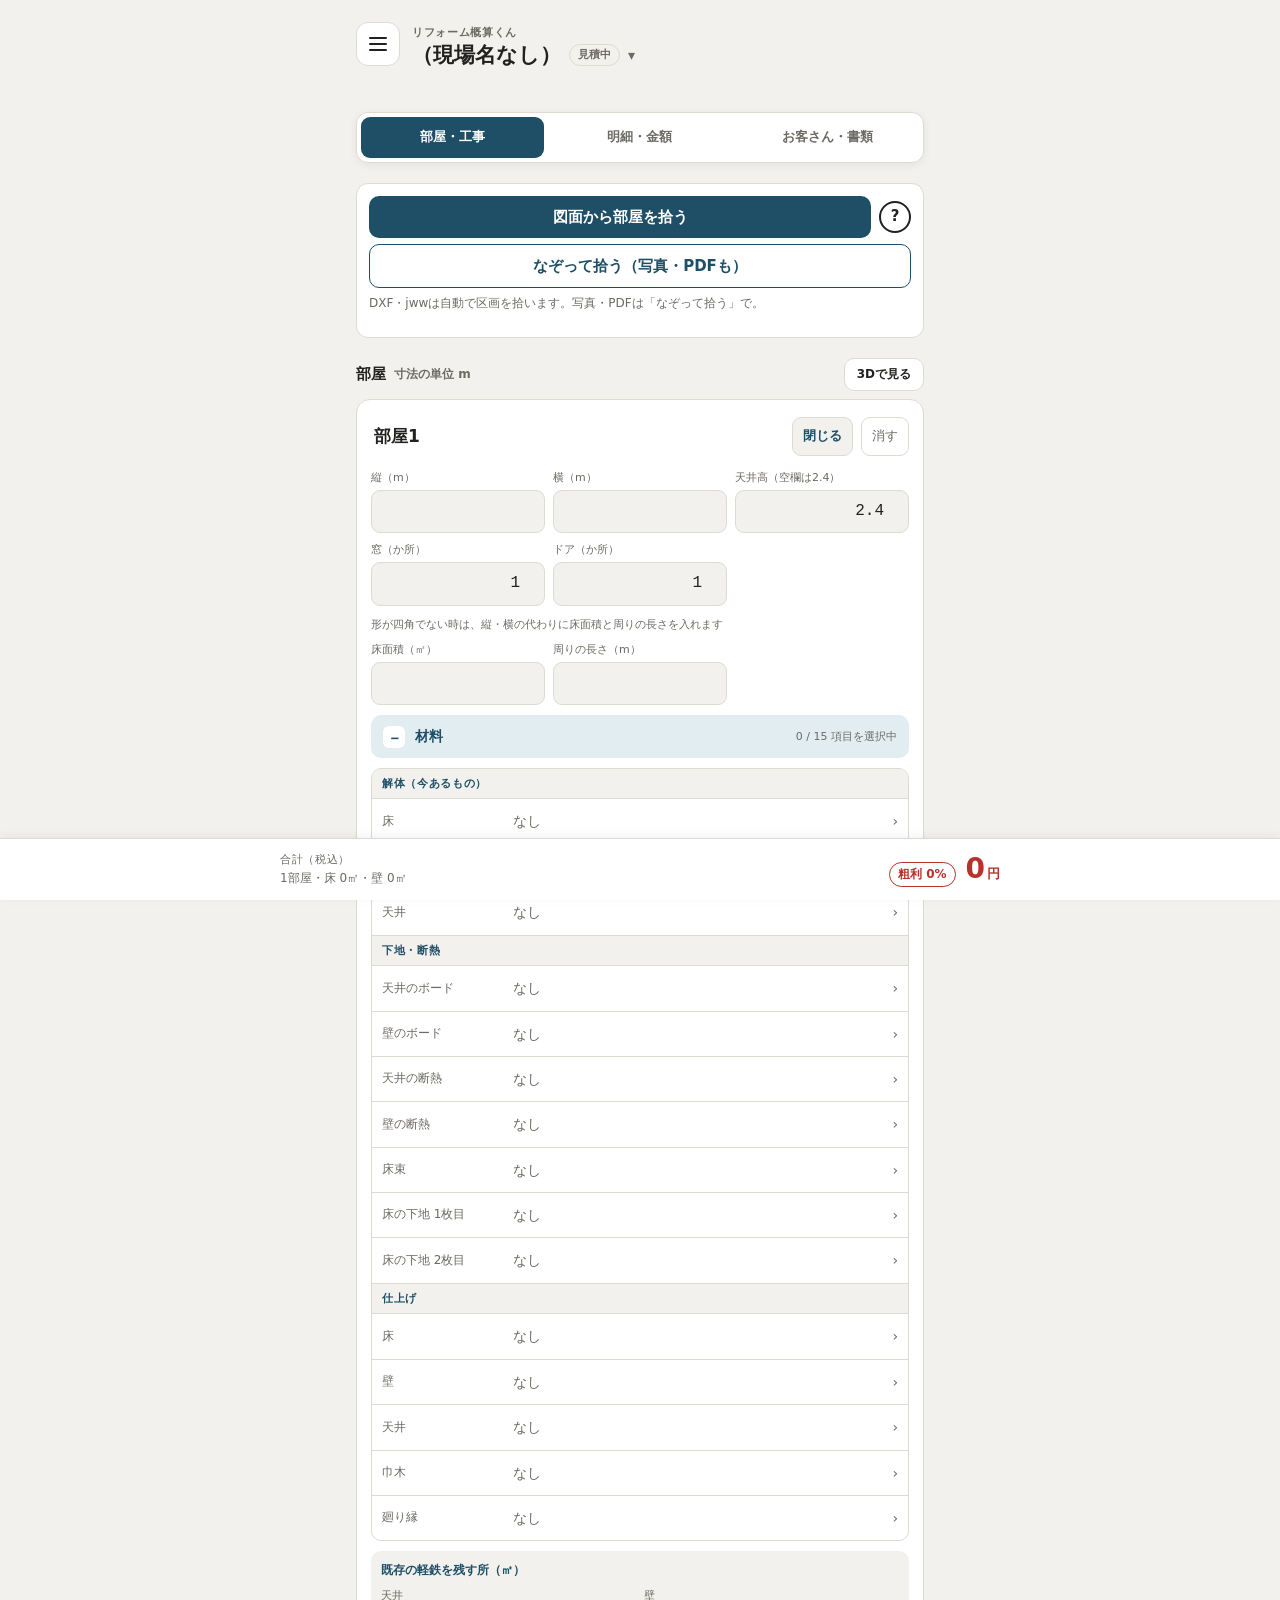
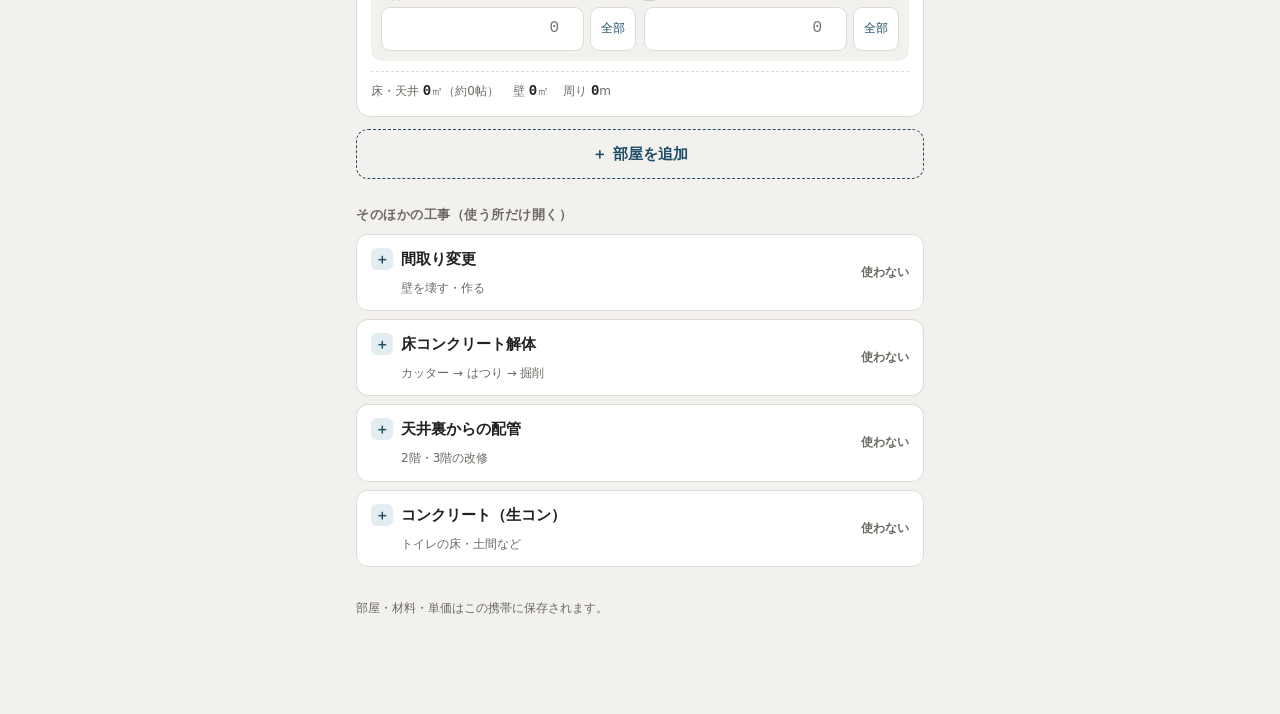
<file: js/kaku-engine.html>
<!doctype html><html lang="ja"><head><meta charset="utf-8"><meta name="viewport" content="width=device-width,initial-scale=1,maximum-scale=1,viewport-fit=cover">
<style>:root{color-scheme:light;padding-top:env(safe-area-inset-top,0px);padding-bottom:env(safe-area-inset-bottom,0px)}body{margin:0;font:14px system-ui,sans-serif;-webkit-text-size-adjust:100%}img{max-width:100%}[hidden]{display:none!important}.v3panel{max-width:720px}
.v3body{flex:1;overflow-y:auto;padding:10px max(16px,env(safe-area-inset-left,0px)) 16px;display:flex;flex-direction:column;gap:10px}
#v3c{width:100%;aspect-ratio:3/2;border-radius:12px;border:1px solid var(--line);touch-action:none;display:block;background:#dfe4e7}
.v3row{display:flex;gap:6px;flex-wrap:wrap}.v3row .act{flex:1;min-width:0}
.tkpanel{max-width:720px}
.tkbody{flex:1;overflow-y:auto;padding:10px max(16px,env(safe-area-inset-left,0px)) 16px;display:flex;flex-direction:column;gap:8px}
#tkc{width:100%;height:56vh;max-height:560px;border-radius:12px;border:1px solid var(--line);touch-action:none;display:block;background:#fff}
.tkmodes{display:flex;gap:6px;flex-wrap:wrap}
.tkread{font-weight:700;font-size:15px;font-variant-numeric:tabular-nums}
.tkcal{display:flex;gap:6px;align-items:center;flex-wrap:wrap}.tkcal input{width:110px}
.tkh{margin:8px 0 0;font-size:14px}
.tkrow{display:grid;grid-template-columns:auto 1fr auto;gap:6px 8px;align-items:center;border-bottom:1px solid var(--line);padding:8px 0}
.tkrow input{font-family:var(--f-body);text-align:left;padding:6px 8px;font-size:14px}
.tkact{grid-column:1/-1;display:flex;gap:6px;justify-content:flex-end;align-items:center}
.filebtn.alt{background:transparent;color:var(--ink);border:1px solid var(--ink)}
.hatsu .dims,#ceilBox .dims{grid-template-columns:repeat(2,1fr)}

/* ===== お試し：見やすさの整理 ===== */
.topbar{align-items:center}.topbar h1{font-size:20px}
.wrap{gap:14px}
.uxtabs{position:sticky;top:env(safe-area-inset-top,0px);z-index:30;display:grid;grid-template-columns:repeat(3,1fr);gap:4px;padding:4px;background:var(--card);border:1px solid var(--line);border-radius:12px;box-shadow:0 2px 10px rgba(0,0,0,.06)}
.uxtabs button{border:0;background:transparent;border-radius:9px;padding:10px 4px;font-size:13px;font-weight:700;color:var(--muted)}
.uxtabs button[aria-selected="true"]{background:var(--ink);color:var(--card)}
body::before{content:"";position:fixed;inset:0 0 auto;height:env(safe-area-inset-top,0px);z-index:29;background:var(--bg)}
body[data-tab] [data-tab]{display:none!important}
body[data-tab="input"] [data-tab="input"],body[data-tab="sheet"] [data-tab="sheet"],body[data-tab="doc"] [data-tab="doc"]{display:flex!important}
section[data-tab]{flex-direction:column}
.jobhead{gap:8px}
.jobhead .jobact{gap:6px}
.jobhead .jobact .act{flex:1}
#moreBox{display:flex;flex-wrap:wrap;gap:6px;border:1px dashed var(--line);border-radius:10px;padding:8px}
#moreBox[hidden]{display:none!important}
#moreBox .act{flex:1 1 30%}
.uxdoc{gap:10px}
.uxdoc .custrow{margin:0}
/* 部屋：たためる */
.room .uxfold{flex:none;border:1px solid var(--line);background:var(--bg);border-radius:9px;padding:8px 10px;font-size:13px;color:var(--ink);font-weight:700}
.room.fold>:not(.room-top):not(.room-calc):not(.uxfin){display:none!important}
.room.fold{gap:6px}
.room.fold .room-calc{border-top:0;padding-top:0}
/* 部屋の寸法：縦・横・天井高を1段目、窓・ドアを2段目、縦横の代わりの床面積・周りを3段目に */
#rooms .dims{grid-template-columns:repeat(3,1fr)}
#rooms .dims>.f:nth-child(1){order:1}#rooms .dims>.f:nth-child(2){order:2}#rooms .dims>.f:nth-child(5){order:3}
#rooms .dims>.f:nth-child(6){order:4}#rooms .dims>.f:nth-child(7){order:5}
#rooms .dims>.f:nth-child(3){order:7;grid-column:1}#rooms .dims>.f:nth-child(4){order:8}
#rooms .dims .uxalt{order:6;grid-column:1/-1;font-size:11px;color:var(--muted);margin-top:2px}
/* 追加の工事：たためる */
.uxv3{margin-left:auto;padding:6px 12px!important;font-size:12px!important}
section[aria-label="部屋"]>h2{display:flex;align-items:center;gap:8px}
.uxsec>h2{cursor:pointer;margin:0;padding:12px 14px;background:var(--card);border:1px solid var(--line);border-radius:12px;display:grid;grid-template-columns:auto 1fr auto;gap:8px;align-items:center}
.uxsec>h2::before{content:"＋";width:22px;height:22px;border-radius:6px;background:var(--ink-soft);color:var(--ink);display:grid;place-items:center;font-size:14px}
.uxsec.open>h2::before{content:"－"}
.uxsec>h2 .note{grid-column:2;grid-row:2;font-weight:500}
.uxsec>h2 .uxsum{grid-column:3;grid-row:1/3;font-size:12px;font-weight:700;color:var(--muted);text-align:right}
.uxsec>h2 .uxsum.on{color:var(--ink)}
.uxsec:not(.open)>:not(h2){display:none!important}
.uxsec.open>h2{border-radius:12px 12px 0 0;border-bottom:0}
.uxsec.open>:not(h2){margin-top:0}
.uxsec.open>.room,.uxsec.open>div:first-of-type{border-top-left-radius:0;border-top-right-radius:0}
.uxgroup{display:flex;flex-direction:column;gap:8px}
.uxgroup>h3{margin:6px 0 0;font-size:13px;color:var(--muted);font-weight:700;letter-spacing:.04em}
/* 合計のバー：利益率も出す。押すと明細へ */
.totbar{cursor:pointer}
.tb-r{display:flex;align-items:baseline;gap:10px}
.tb-rate{font-size:12px;font-weight:700;border-radius:999px;padding:2px 8px;border:1px solid currentColor}
.tb-rate[data-lv="ok"]{color:#2e7d32}.tb-rate[data-lv="warn"]{color:#b26a00}.tb-rate[data-lv="bad"]{color:var(--shu)}
@media (prefers-color-scheme:dark){:root:not([data-theme="light"]) .tb-rate[data-lv="ok"]{color:#7cc787}:root:not([data-theme="light"]) .tb-rate[data-lv="warn"]{color:#e0a95a}}
:root[data-theme="dark"] .tb-rate[data-lv="ok"]{color:#7cc787}:root[data-theme="dark"] .tb-rate[data-lv="warn"]{color:#e0a95a}


/* ===== お試し2 ===== */
.topbar{gap:10px;padding:2px 0}
.uxjob{flex:1;min-width:0;display:grid;grid-template-columns:1fr auto auto;grid-template-rows:auto auto;align-items:center;gap:0 8px;text-align:left;border:0;background:transparent;padding:2px 0;color:var(--fg)}
.uxjob small{grid-column:1/-1;font-size:11px;color:var(--muted);font-weight:700;letter-spacing:.06em}
.uxjob b{font-size:21px;line-height:1.25;font-weight:800;white-space:nowrap;overflow:hidden;text-overflow:ellipsis;min-width:0}
.uxjob .uxcv{font-size:14px;color:var(--muted)}
.uxst{font-size:11px;font-weight:700;color:var(--stc,var(--muted));border:1px solid var(--stc,var(--line));border-radius:999px;padding:1px 8px;white-space:nowrap}
.uxst[data-st="won"]{--stc:#1f6fb2}.uxst[data-st="work"]{--stc:#b26a00}.uxst[data-st="done"]{--stc:#2e7d32}.uxst[data-st="lost"]{--stc:#8a8a8a}
.wrap>nav{display:none!important}
.jobhead>.f{display:none}
.jobhead{background:transparent;border:0;padding:0;box-shadow:none}
.uxjrow{display:grid;grid-template-columns:auto 1fr auto;gap:10px;align-items:center;width:100%;text-align:left;border:0;border-bottom:1px solid var(--line);background:transparent;padding:12px max(16px,env(safe-area-inset-left,0px))}
.uxjrow[aria-current="true"]{background:var(--ink-soft)}
.uxjrow b{display:block;font-size:15px;min-width:0;overflow:hidden;text-overflow:ellipsis;white-space:nowrap}
.uxjrow small{color:var(--muted);font-size:12px}
.uxjrow .num{font-weight:700;font-size:14px}
.uxname{display:flex;flex-direction:column;gap:3px}
.uxname input{font-size:18px;font-weight:700;text-align:left;font-family:var(--f-body);background:var(--card)}
.uxout{display:flex;flex-direction:column;gap:8px;background:var(--card);border:1px solid var(--line);border-radius:12px;padding:12px}
.uxout h3,.uxdoc h3{margin:0;font-size:13px;color:var(--muted);letter-spacing:.04em}
.uxout .row{display:flex;gap:6px}.uxout .row>*{flex:1 1 0;min-width:0;white-space:nowrap}.uxout .row>select{flex:0 0 auto}
/* 材料：大きい箱を並べるのをやめて、設定画面のような一覧に */
#rooms .mats{grid-template-columns:1fr;gap:0;border:1px solid var(--line);border-radius:10px;overflow:hidden;background:var(--card)}
#rooms .mats>.f{display:grid;grid-template-columns:7.5em 1fr;align-items:center;gap:8px;padding:0 0 0 10px;border-top:1px solid var(--line)}
#rooms .mats>.f:first-child{border-top:0}
#rooms .mats>.f>label{font-size:12px;color:var(--muted);line-height:1.3}
#rooms .mats .pick{border:0;border-radius:0;background:transparent;padding:11px 10px;min-height:44px}
#rooms .mats .pick .pn{font-size:14px;font-weight:600}
#rooms .mats .pick.none .pn{font-weight:400}
#rooms .mats>.f.uxg{background:var(--bg);padding:6px 10px;font-size:11px;font-weight:800;color:var(--ink);letter-spacing:.06em;display:block}
#rooms .matsHead{border-radius:10px}
/* 部屋のカード：名前を見出しらしく、閉じた時は材料も1行で */
#rooms .room-top input{font-size:17px;font-weight:800;border-color:transparent;background:transparent;padding-left:2px}
#rooms .room-top input:focus{border-color:var(--line);background:var(--bg)}
#rooms .room.fold .uxfin{display:block!important}
.uxfin{display:none;font-size:12px;color:var(--muted);white-space:nowrap;overflow:hidden;text-overflow:ellipsis}
/* 数字を目立たせる */
.room-calc b{font-size:14px;color:var(--fg)}
.tb-big{font-size:clamp(24px,7vw,30px)}
.fr.grand{font-size:20px}
.sheet .grp{position:sticky;top:calc(env(safe-area-inset-top,0px) + 58px);z-index:2}
.line .amt,.xline .amt{font-size:15px}

.v3est{width:100%;border-radius:8px;border:1px solid var(--line)}
</style>
</head><body>
<title>リフォーム概算くん</title>
<meta name="claude:viewport-fit-sides" content="cover">
<style>
/* Layout: one phone-width column — rooms you measure on site, then the take-off by trade, then the total like the foot of an estimate sheet */
:root{
  --bg:#f2f1ee; --card:#ffffff; --fg:#22211f; --muted:#6d6a63; --line:#dedbd4;
  --ink:#1f4f66; --ink-soft:#e2edf2; --shu:#b7322c; --shu-soft:#f7e3e1;
  --f-display:"Dela Gothic One","Hiragino Sans","Noto Sans JP",sans-serif;
  --f-body:"Zen Kaku Gothic New","Hiragino Sans","Noto Sans JP",system-ui,sans-serif;
  --f-mono:"IBM Plex Mono",ui-monospace,"SF Mono",Menlo,monospace;
}
@media (prefers-color-scheme:dark){:root:not([data-theme="light"]){
  --bg:#141619; --card:#1d2024; --fg:#ebe9e4; --muted:#9c9890; --line:#30343a;
  --ink:#7fc0dd; --ink-soft:#1c3340; --shu:#f07a6f; --shu-soft:#3a1f1d; color-scheme:dark}}
:root[data-theme="dark"]{
  --bg:#141619; --card:#1d2024; --fg:#ebe9e4; --muted:#9c9890; --line:#30343a;
  --ink:#7fc0dd; --ink-soft:#1c3340; --shu:#f07a6f; --shu-soft:#3a1f1d; color-scheme:dark}
*{box-sizing:border-box}
body{background:var(--bg);color:var(--fg);font-family:var(--f-body);font-size:15px;line-height:1.6}
.wrap{max-width:600px;margin:0 auto;padding-block:20px 56px;padding-left:max(16px,env(safe-area-inset-left,0px));padding-right:max(16px,env(safe-area-inset-right,0px));display:flex;flex-direction:column;gap:20px}
h1{font-family:var(--f-display);font-size:24px;margin:0;letter-spacing:.02em}
.lead{margin:2px 0 0;color:var(--muted);font-size:13px}
h2{font-size:15px;margin:0 0 8px;font-weight:700;display:flex;align-items:center;justify-content:space-between;gap:8px}
.num{font-family:var(--f-mono);font-variant-numeric:tabular-nums}
button{font:inherit;color:inherit;cursor:pointer}
button:focus-visible,input:focus-visible,select:focus-visible{outline:2px solid var(--ink);outline-offset:2px}
input,select{font:inherit;font-size:16px;color:var(--fg);background:var(--bg);border:1px solid var(--line);border-radius:9px;padding:8px 9px;width:100%;min-width:0}
input[type=number]{font-family:var(--f-mono);text-align:right}

.total-card{background:var(--card);border:1px solid var(--line);border-radius:14px;padding:16px 18px;display:flex;flex-direction:column;gap:4px}
.total-card .label{font-size:12px;color:var(--muted);letter-spacing:.08em}
.big{font-family:var(--f-display);font-size:38px;line-height:1.1;color:var(--shu)}
.big small{font-size:16px;margin-left:4px}
.total-card .meta{font-size:12px;color:var(--muted)}

.room{background:var(--card);border:1px solid var(--line);border-radius:14px;padding:14px;display:flex;flex-direction:column;gap:10px}
.room-top{display:flex;gap:8px;align-items:center}
.room-top input{font-weight:700;font-family:var(--f-body);text-align:left}
.rm{border:1px solid var(--line);background:transparent;border-radius:9px;padding:8px 10px;color:var(--muted);font-size:13px;white-space:nowrap}
.rm.armed{background:var(--shu-soft);color:var(--shu);border-color:var(--shu)}
.dims{display:grid;grid-template-columns:repeat(3,1fr);gap:8px}
.dims2{display:grid;grid-template-columns:repeat(3,1fr);gap:8px}
.f{display:flex;flex-direction:column;gap:3px;min-width:0}
.f label{font-size:11px;color:var(--muted)}
.room-calc{display:flex;flex-wrap:wrap;gap:6px 14px;font-size:12px;color:var(--muted);border-top:1px dashed var(--line);padding-top:8px}
.room-calc b{color:var(--fg);font-family:var(--f-mono);font-weight:600}
.example{font-size:10px;background:var(--ink-soft);color:var(--ink);border-radius:4px;padding:1px 6px;font-weight:500}
.keep{display:flex;flex-direction:column;gap:6px;background:var(--bg);border-radius:10px;padding:10px}
.keep-title{font-size:12px;font-weight:700;color:var(--ink)}
.keep-row{display:grid;grid-template-columns:1fr 1fr;gap:8px}
.kin{display:flex;gap:6px}
.kin input{background:var(--card)}
.all{border:1px solid var(--line);background:var(--card);border-radius:9px;padding:0 10px;font-size:12px;color:var(--ink);white-space:nowrap}
.add{border:1px dashed var(--ink);background:transparent;color:var(--ink);border-radius:12px;padding:12px;font-weight:700}

.sheet{background:var(--card);border:1px solid var(--line);border-radius:14px;overflow:hidden}
.grp{padding:8px 14px;background:var(--ink-soft);color:var(--ink);font-size:12px;font-weight:700;letter-spacing:.06em}
.line{display:grid;grid-template-columns:22px 1fr auto;gap:4px 10px;padding:10px 14px;border-top:1px solid var(--line);align-items:center}
.line.off{opacity:.45}
.line input[type=checkbox]{width:18px;height:18px;padding:0;accent-color:var(--ink)}
.line .nm{font-weight:500;min-width:0}
.line .nm small{display:block;color:var(--muted);font-size:11px;font-family:var(--f-mono)}
.line .amt{font-family:var(--f-mono);font-weight:600;text-align:right}
.line .price{grid-column:2/4;display:flex;align-items:center;gap:6px;font-size:12px;color:var(--muted)}
.line .price input{width:90px;padding:5px 7px;font-size:14px}
.lump{display:grid;grid-template-columns:1fr auto 28px;gap:8px;padding:8px 14px;border-top:1px solid var(--line);align-items:center}
.lump .ln{font-family:var(--f-body);text-align:left;padding:6px 8px;font-size:14px}
.lamt{display:flex;align-items:center;gap:4px;font-size:12px;color:var(--muted)}
.lamt input{width:100px;padding:6px 7px;font-size:14px}
.lx{width:28px;height:28px;border:0;background:transparent;color:var(--muted);font-size:16px;border-radius:8px}
.ladd{display:block;width:100%;border:0;border-top:1px solid var(--line);background:transparent;color:var(--ink);padding:10px;font-weight:700;font-size:14px}
.line .price{flex-wrap:wrap}
.line .price .qty{width:70px}
.foot{padding:12px 14px;border-top:2px solid var(--fg);display:flex;flex-direction:column;gap:6px}
.fr{display:flex;justify-content:space-between;align-items:center;gap:8px;font-size:14px}
.fr .num{font-weight:600}
.fr input{width:64px;padding:4px 6px;font-size:14px}
.fr.grand{font-size:17px;font-weight:700;color:var(--shu)}
.note{font-size:12px;color:var(--muted)}
.settings{background:var(--card);border:1px solid var(--line);border-radius:14px;padding:14px;display:grid;grid-template-columns:1fr 1fr;gap:10px}
.settings .note{grid-column:1/-1}
details summary{cursor:pointer;font-weight:700;font-size:15px;margin-bottom:8px}
.reset{border:1px solid var(--line);background:transparent;border-radius:9px;padding:8px 12px;font-size:13px;color:var(--muted)}
.ck{width:24px;height:24px;padding:0;border:2px solid var(--ink);border-radius:6px;background:var(--card);display:grid;place-items:center;touch-action:manipulation}
.ck[aria-checked="true"]{background:var(--ink)}
.ck[aria-checked="true"]::after{content:"";width:6px;height:11px;border:solid var(--card);border-width:0 2.5px 2.5px 0;transform:translateY(-1px) rotate(45deg)}
.line{grid-template-columns:24px 1fr auto}
.line .nm{cursor:pointer}
.both{display:flex;align-items:center;gap:10px;font-size:13px}
.both span{cursor:pointer}
.both .ml{cursor:pointer}
.netrow{display:flex;flex-wrap:wrap;align-items:center;gap:6px}
.netlabel{font-size:12px;color:var(--muted);margin-right:2px}
.netbtn{font-size:12px;text-decoration:none;color:var(--ink);border:1px solid var(--ink);border-radius:999px;padding:3px 10px}
.netadd{font-size:12px;border:1px dashed var(--line);background:transparent;border-radius:999px;padding:3px 10px;color:var(--fg)}
.sbox{position:relative}
.sbox input{padding-right:40px}
.sclear{position:absolute;right:6px;top:50%;transform:translateY(-50%);width:28px;height:28px;border:0;border-radius:50%;background:var(--line);color:var(--fg);font-size:16px;line-height:1;padding:0;display:grid;place-items:center}
.pcat.fold{display:flex;align-items:center;gap:10px;width:100%;border:0;border-bottom:1px solid var(--line);text-align:left;font-size:14px;letter-spacing:.02em;padding:12px max(16px,env(safe-area-inset-left,0px));cursor:pointer}
.pcat.fold .pm{flex:none;width:22px;height:22px;border-radius:6px;background:var(--card);color:var(--ink);display:grid;place-items:center;font-size:15px;font-weight:700}
.pcat.fold .fn{flex:1}
.pcat.fold .fc{font-size:11px;font-weight:500;color:var(--muted)}
.pcat.fold .fc b{color:var(--shu);font-weight:700}
.matsHead{display:flex;align-items:center;gap:10px;width:100%;text-align:left;background:var(--ink-soft);color:var(--ink);border:0;border-radius:10px;padding:10px 12px;font-weight:700;font-size:14px}
.matsHead .pm{flex:none;width:22px;height:22px;border-radius:6px;background:var(--card);display:grid;place-items:center;font-size:15px}
.matsHead .fn{flex:1}
.matsHead .fc{font-size:11px;font-weight:500;color:var(--muted)}
.errbar{position:fixed;left:0;right:0;top:0;z-index:80;display:flex;gap:10px;align-items:flex-start;background:var(--shu);color:#fff;
  padding:calc(10px + env(safe-area-inset-top,0px)) max(16px,env(safe-area-inset-right,0px)) 12px max(16px,env(safe-area-inset-left,0px));box-shadow:0 4px 16px rgba(0,0,0,.25)}
.errbar[hidden]{display:none!important}
.errtxt{flex:1;display:flex;flex-direction:column;gap:2px;font-size:13px;min-width:0}
.errtxt b{font-size:15px}
.errtxt small{opacity:.85;font-family:var(--f-mono);font-size:11px;word-break:break-all}
#errClose{flex:none;border:1px solid rgba(255,255,255,.7);background:transparent;color:#fff;border-radius:8px;padding:6px 10px;font-size:13px}
.topbar{display:flex;align-items:flex-start;gap:12px}
.menu-btn{flex:none;width:44px;height:44px;border-radius:12px;border:1px solid var(--line);background:var(--card);display:grid;place-items:center;padding:0}
.menu-btn span{display:block;width:18px;height:2px;background:var(--fg);border-radius:2px;box-shadow:0 6px 0 var(--fg),0 -6px 0 var(--fg)}
.warn{display:flex;align-items:center;justify-content:space-between;gap:10px;background:var(--shu-soft);color:var(--shu);border-radius:10px;padding:8px 12px;font-size:13px;font-weight:500}
.warn button{border:1px solid var(--shu);background:transparent;color:var(--shu);border-radius:8px;padding:4px 10px;font-size:12px;white-space:nowrap}
.mats{display:grid;grid-template-columns:1fr 1fr;gap:8px}
.mats .f.wide{grid-column:1/-1}
.pick{display:flex;align-items:center;justify-content:space-between;gap:6px;text-align:left;width:100%;min-width:0;background:var(--bg);border:1px solid var(--line);border-radius:9px;padding:7px 9px;font-size:14px}
.pick .pn{min-width:0;overflow:hidden;text-overflow:ellipsis;white-space:nowrap}
.pick .pn small{color:var(--muted);margin-left:4px;font-size:11px}
.pick .chev{color:var(--muted);flex:none}
.pick.none .pn{color:var(--muted)}
.line .amt.unset{color:var(--shu);font-family:var(--f-body);font-size:12px;font-weight:500}
.xline{display:grid;grid-template-columns:1fr auto 28px;gap:4px 10px;padding:10px 14px;border-top:1px solid var(--line);align-items:center}
.xline .nm{min-width:0;font-weight:500}
.xline.lab{background:var(--ink-soft)}
.xline.lab .nm::before{content:"手間";display:inline-block;margin-right:6px;font-size:10px;font-weight:700;color:var(--ink);border:1px solid var(--ink);border-radius:4px;padding:0 4px;vertical-align:1px}
.xline .nm small{display:block;color:var(--muted);font-size:11px}
.xline .ctl{grid-column:1/3;display:flex;align-items:center;gap:6px;font-size:12px;color:var(--muted);flex-wrap:wrap}
.xline .ctl input{width:80px;padding:5px 7px;font-size:14px}
.xline .amt{font-family:var(--f-mono);font-weight:600;text-align:right}
.xline .amt.unset{color:var(--shu);font-family:var(--f-body);font-size:12px;font-weight:500}

.jobs{display:flex;gap:6px;overflow-x:auto;padding-bottom:4px;scrollbar-width:none}
.jobs::-webkit-scrollbar{display:none}
.job{flex:none;max-width:12em;overflow:hidden;text-overflow:ellipsis;white-space:nowrap;border:1px solid var(--line);background:var(--card);border-radius:10px;padding:7px 12px;font-size:13px}
.job[aria-pressed="true"]{background:var(--ink);border-color:var(--ink);color:var(--card);font-weight:700}
.job.new{border-style:dashed;color:var(--ink)}
.jobhead{display:flex;flex-direction:column;gap:8px}
.custrow{display:grid;grid-template-columns:2fr 1fr;gap:8px}
.custrow select{background:var(--card)}
.job{position:relative}
.job[data-st]:not([data-st="est"])::after{content:"";position:absolute;top:4px;right:4px;width:7px;height:7px;border-radius:50%;background:var(--stc)}
.job[data-st="won"],.stchip[data-st="won"]{--stc:#1f6fb2}.job[data-st="work"],.stchip[data-st="work"]{--stc:#b26a00}.job[data-st="done"],.stchip[data-st="done"]{--stc:#2e7d32}.job[data-st="lost"],.stchip[data-st="lost"]{--stc:#8a8a8a}.stchip[data-st="est"]{--stc:var(--muted)}
.stchip{display:inline-block;font-size:11px;font-weight:700;color:var(--stc);border:1px solid var(--stc);border-radius:999px;padding:1px 8px;margin-right:6px;white-space:nowrap}
.cstat{display:flex;flex-wrap:wrap;gap:6px}
.cust{border:1px solid var(--line);border-radius:10px;padding:8px 10px;display:flex;flex-direction:column;gap:8px}
.custhead{display:flex;justify-content:space-between;align-items:baseline;gap:8px;border:0;background:transparent;text-align:left;padding:2px 0;width:100%}
.cjobs{display:flex;flex-direction:column;gap:6px}
.cjob{text-align:left;border:1px solid var(--line);background:var(--bg);border-radius:8px;padding:8px 10px;font-size:14px}
.jobhead #jobName{font-family:var(--f-body);text-align:left;font-size:18px;font-weight:700;background:var(--card)}
.jobact{display:flex;gap:8px;flex-wrap:wrap}
.act.paper{flex:none;width:auto;padding:9px 8px;font-size:13px}
.totbar{position:fixed;left:0;right:0;bottom:0;z-index:40;background:var(--card);border-top:1px solid var(--line);box-shadow:0 -2px 10px rgba(0,0,0,.06);padding:8px max(14px,env(safe-area-inset-right,0px)) calc(8px + env(safe-area-inset-bottom,0px)) max(14px,env(safe-area-inset-left,0px))}
.tb-in{max-width:720px;margin:0 auto;display:flex;align-items:center;justify-content:space-between;gap:10px}
.tb-l{display:flex;flex-direction:column;min-width:0}
.tb-label{font-size:11px;color:var(--muted);letter-spacing:.06em}
.tb-meta{font-size:clamp(10px,2.8vw,12px);color:var(--muted);white-space:nowrap;overflow:hidden;text-overflow:ellipsis}
.tb-big{font-size:clamp(22px,6.5vw,28px);font-weight:700;font-variant-numeric:tabular-nums;white-space:nowrap;color:var(--shu,#c0392b)}
.tb-big small{font-size:13px;margin-left:2px}
.wrap{padding-bottom:calc(84px + env(safe-area-inset-bottom,0px))!important}
.impcard{border:1px solid var(--line);border-radius:12px;background:var(--card);padding:clamp(8px,2.5vw,12px);display:flex;flex-direction:column;gap:6px}
.improw{display:flex;gap:8px;align-items:center}
.redhint{color:#c62828;font-weight:700;font-size:clamp(11px,3.1vw,13px);margin:0;line-height:1.4}
@media (prefers-color-scheme: dark){.redhint{color:#ff6b6b}}
.qbtn{flex:none;width:32px;height:32px;border-radius:50%;border:2px solid currentColor;background:transparent;color:inherit;font-weight:700;font-size:15px;padding:0;line-height:1}
.impguide{border:1px solid var(--line);border-radius:8px;padding:4px 8px;font-size:clamp(11px,3.2vw,13px)}
.impguide table{border-collapse:collapse;width:100%}
.impguide td{padding:5px 4px;border-bottom:1px solid var(--line);vertical-align:top;text-align:left}
.impguide .gr{font-size:16px;font-weight:700;width:1.5em;text-align:center}
.filebtn{position:relative;flex:1;min-width:0;display:flex;align-items:center;justify-content:center;border-radius:10px;padding:9px 10px;font-weight:700;font-size:clamp(13px,3.6vw,15px);background:var(--ink);color:var(--card);cursor:pointer;white-space:nowrap}
.filebtn input{position:absolute;inset:0;opacity:0;cursor:pointer}
.impunit{display:flex;gap:6px;align-items:center;flex-wrap:wrap;font-size:12px}
.impunit select{width:auto;min-width:5em;padding:4px 8px;font-size:13px;flex:none}
.impunit label{font-size:12px;color:inherit}
.imprm{border:1px solid var(--line);border-radius:10px;padding:6px 8px;margin-top:6px;display:flex;flex-direction:column;gap:4px}
.imprm.off{opacity:.5}
.imptop{display:flex;gap:6px;align-items:center}
.imptop input{flex:1;min-width:0;font-weight:700;font-size:15px;text-align:left}
.impgrid{display:grid;grid-template-columns:repeat(auto-fit,minmax(min(30%,96px),1fr));gap:4px}
.impgrid label{font-size:10px}
.impgrid input{font-size:14px;padding:6px;min-width:0;width:100%}
.impreplace{display:flex;gap:6px;align-items:center;margin:6px 0;font-size:12px}
.rgtools{display:flex;flex-wrap:wrap;gap:6px 12px;align-items:center;font-size:12px;margin-top:4px}
.rgtools select,.rgtools input{width:auto;min-width:0;padding:4px 6px;font-size:13px}
.rgtools input[type=number]{width:4.5em}
.rgzoom{margin-left:auto;display:flex;gap:4px}.rgzoom button{width:36px;height:32px;border:1px solid var(--line);border-radius:8px;background:var(--card);font-size:16px}
.rgview{max-height:60vh;overflow:auto;border:1px solid var(--line);border-radius:8px;background:#fff;margin-top:6px;-webkit-overflow-scrolling:touch}
.rgview svg{display:block;height:auto}
.rgview line{stroke:#555;stroke-width:1;vector-effect:non-scaling-stroke}
.rgview .rgoff line{stroke:#bbb;stroke-dasharray:2 2}
.rgview .rgfill rect{fill:rgba(216,90,40,.42);stroke:none}
.rgview svg{cursor:pointer}
.rgview text{fill:#1f6fb2;font-weight:700;text-anchor:middle;dominant-baseline:middle;cursor:pointer;paint-order:stroke;stroke:#fff;stroke-width:3px;vector-effect:non-scaling-stroke}
.rgview text.on{fill:#b23b0e}
.rgsum{display:flex;justify-content:space-between;flex-wrap:wrap;gap:6px;font-size:13px;margin-top:6px}
.rgno{flex:none;min-width:1.8em;height:1.8em;border-radius:50%;background:#b23b0e;color:#fff;font-weight:700;font-size:12px;display:flex;align-items:center;justify-content:center}
.rggroups{margin-top:8px;font-size:12px}.rggroups summary{font-weight:700;padding:6px 0;cursor:pointer}
.rgg{display:flex;gap:6px;align-items:center;padding:4px 0;border-bottom:1px solid var(--line)}
.rgg .gn{flex:1;min-width:0;overflow:hidden;text-overflow:ellipsis;white-space:nowrap}.rgg .gl{font-variant-numeric:tabular-nums;white-space:nowrap}
.swp{display:inline-block;margin-left:6px;font-size:10px;font-weight:700;padding:0 5px;border-radius:4px;border:1px solid currentColor;opacity:.8}
.line .chg{color:var(--muted);font-weight:400}
.docbox{border:1px solid var(--line);border-radius:12px;background:var(--card);padding:4px 12px}
.docbox summary{font-size:13px;font-weight:700;padding:8px 0;cursor:pointer}
.docgrid{display:grid;grid-template-columns:1fr 1fr;gap:8px;padding-bottom:10px}
.docgrid .wide{grid-column:1/-1}
.docgrid input,.docgrid select,.docgrid textarea,.cogrid input,.cogrid textarea{font-family:var(--f-body);text-align:left;font-size:15px;width:100%;border:1px solid var(--line);border-radius:8px;padding:8px 10px;background:var(--bg,#fff);color:inherit}
.docgrid textarea,.cogrid textarea{min-height:64px;resize:vertical}
.cogrid{display:grid;grid-template-columns:1fr 1fr;gap:8px}
.cogrid .wide{grid-column:1/-1}
.act{border:1px solid var(--line);background:var(--card);border-radius:10px;padding:9px 12px;font-size:13px}
.act.strong{flex:1;background:var(--ink);border-color:var(--ink);color:var(--card);font-weight:700}
.act.armed{background:var(--shu-soft);color:var(--shu);border-color:var(--shu)}
.act:disabled{opacity:.6}
.overlay{position:fixed;inset:0;z-index:50;background:rgba(10,12,14,.45);display:flex}
.panel{background:var(--card);color:var(--fg);display:flex;flex-direction:column;width:100%;max-width:520px;height:100%;padding-top:env(safe-area-inset-top,0px);padding-bottom:env(safe-area-inset-bottom,0px)}
[hidden]{display:none!important}
.overlay[hidden]{display:none!important}
.overlay.sheet-mode{align-items:flex-end;justify-content:center}
.overlay.sheet-mode .panel{height:82%;border-radius:16px 16px 0 0;padding-top:0}
.ph{display:flex;align-items:center;gap:10px;padding:14px max(16px,env(safe-area-inset-left,0px)) 10px;border-bottom:1px solid var(--line)}
.ph h3{margin:0;font-size:16px;flex:1}
.close{border:1px solid var(--line);background:var(--bg);border-radius:10px;padding:6px 12px;font-size:14px}
.psearch{padding:10px max(16px,env(safe-area-inset-left,0px));display:flex;flex-direction:column;gap:8px;border-bottom:1px solid var(--line)}
.psearch input{font-family:var(--f-body);text-align:left}
.chiprow{display:flex;gap:6px;overflow-x:auto;padding-bottom:2px}
.chip{flex:none;border:1px solid var(--line);background:var(--bg);border-radius:999px;padding:4px 11px;font-size:12px}
.chip[aria-pressed="true"]{background:var(--ink);border-color:var(--ink);color:var(--card)}
.plist{flex:1;overflow-y:auto;-webkit-overflow-scrolling:touch}
.pcat{position:sticky;top:0;background:var(--ink-soft);color:var(--ink);font-size:11px;font-weight:700;letter-spacing:.06em;padding:6px max(16px,env(safe-area-inset-left,0px))}
.popt{display:flex;flex-direction:column;align-items:flex-start;gap:1px;width:100%;text-align:left;border:0;border-bottom:1px solid var(--line);background:transparent;padding:11px max(16px,env(safe-area-inset-left,0px))}
.popt small{color:var(--muted);font-size:12px}
.popt.cur{background:var(--ink-soft)}
.mrow{display:grid;grid-template-columns:1fr auto;gap:2px 10px;align-items:center;padding:10px max(16px,env(safe-area-inset-left,0px));border-bottom:1px solid var(--line)}
.mrow .nm{min-width:0;font-size:14px;font-weight:500}
.mrow .nm small{display:block;color:var(--muted);font-size:11px;font-weight:400}
.mrow .pin{display:flex;align-items:center;gap:4px;font-size:11px;color:var(--muted)}
.mrow .pin input{width:96px;padding:6px 7px;font-size:15px}
.mrow .pin.cst{grid-column:2;justify-self:end}
.mrow .pin.cst input{width:96px}
.snap{display:flex;gap:8px;align-items:center;justify-content:space-between;font-size:12px;color:var(--muted);margin-top:6px}
.snap[data-diff="1"]{color:var(--shu)}.snap .act{flex:none;padding:6px 10px;font-size:12px}
.profit{margin-top:10px;border-top:1px dashed var(--line);padding-top:10px;display:flex;flex-direction:column;gap:6px}
.profit .ph2{font-weight:700;font-size:14px;display:flex;justify-content:space-between;align-items:baseline}
.profit .ph2 small{font-weight:400;font-size:11px;color:var(--muted)}
.profit[data-lv="ok"] #profitRate{color:#2e7d32}.profit[data-lv="warn"] #profitRate{color:#b26a00}.profit[data-lv="bad"] #profitRate{color:var(--shu)}
.mrow .del{grid-column:1/-1;justify-self:start;border:0;background:transparent;color:var(--shu);font-size:12px;padding:0}
.mrow.unset .pin input{border-color:var(--shu)}
.tag{display:inline-block;margin-left:6px;font-size:10px;background:var(--ink-soft);color:var(--ink);border-radius:4px;padding:0 5px}
.tag.est{background:var(--shu-soft);color:var(--shu)}
.msec{padding:14px max(16px,env(safe-area-inset-left,0px));display:flex;flex-direction:column;gap:10px;border-bottom:1px solid var(--line)}
.msec h4{margin:0;font-size:14px}
.help{padding:6px max(16px,env(safe-area-inset-left,0px)) 24px}
.hsec{border-bottom:1px solid var(--line)}
.hsec summary{font-weight:700;font-size:15px;padding:12px 0;cursor:pointer}
.hsec ul{margin:0 0 12px;padding-left:1.2em;display:flex;flex-direction:column;gap:6px;font-size:14px;line-height:1.6}
.g2{display:grid;grid-template-columns:1fr 1fr;gap:8px}
.primary{background:var(--ink);color:var(--card);border:0;border-radius:10px;padding:10px;font-weight:700}
.empty-list{padding:24px 16px;color:var(--muted);font-size:13px;text-align:center}
</style>

<div class="wrap">
  <header class="topbar">
    <button class="menu-btn" id="menuBtn" aria-label="メニュー（使い方・単価の設定）"><span></span></button>
    <div>
      <button type="button" class="uxjob" id="uxJob" aria-haspopup="dialog"><small>リフォーム概算くん</small><b id="uxJobName">見積もり</b><span class="uxst" id="uxJobSt"></span><span class="uxcv" aria-hidden="true">▾</span></button>
    </div>
  </header>

  <nav aria-label="見積もりの切り替え"><div class="jobs" id="jobs"></div><span class="note" id="jobCount"></span></nav>

  <section aria-label="図面から拾う">
    <div class="impcard">
      <div class="improw"><label class="filebtn">図面から部屋を拾う<input id="impFile" type="file" multiple></label><button type="button" id="impHelp" class="qbtn" aria-expanded="false" aria-controls="impGuide" aria-label="ファイルごとの詳しい説明">?</button></div>
      <label class="filebtn alt">なぞって拾う（写真・PDFも）<input id="tkFile" type="file"></label>
      <p class="note" style="margin:0">DXF・jwwは自動で区画を拾います。写真・PDFは「なぞって拾う」で。</p>
      <div id="impGuide" class="impguide" hidden>
        <table>
          <tr><td class="gr ok">◎</td><td><b>DXF・jww</b>（CADの図面）<br>線と円弧を読んで、閉じた区画から床面積・周りの長さを出します。部屋名・天井高（CH=）も拾います</td></tr>
          <tr><td class="gr">○</td><td><b>PDF</b>（CADから出したもの）<br>文字だけ読みます。「なぞって拾う」なら縮尺を合わせて長さ・面積を拾えます</td></tr>
          <tr><td class="gr">○</td><td><b>写真・画像</b><br>「なぞって拾う」で、長さの分かっている所で縮尺を合わせて拾います</td></tr></table>
        <p class="note">図面の描き方（部屋の線が閉じていない、部屋名が部屋の外にある など）によっては、拾いもれや読み違いが出ます。見積もりに入れる前に、必ず一覧で確認してください。</p>
      </div>
      <span class="note" id="impStatus" role="status"></span>
      <div id="impList"></div>
    </div>
  </section>

  <section class="jobhead" aria-label="現場">
    <div class="f"><label for="jobName">現場名</label><input id="jobName" placeholder="" autocomplete="off"></div>
    <div class="jobact">
      <button id="pdfBtn" class="act strong">見積書PDF</button>
      <button id="moreBtn" class="act" aria-expanded="false" aria-controls="moreBox">その他 ▾</button>
      <select id="paperSel" class="act paper" aria-label="用紙と向き"></select>
      <button id="invBtn" class="act">請求書PDF</button>
      <button id="csvBtn" class="act">CSV</button>
      <button id="v3Btn" class="act">3D</button>
      <button id="dupBtn" class="act">複製</button>
      <button id="delBtn" class="act">消す</button>
    </div>
    <div class="custrow"><div class="f"><label for="custSel">お客さん</label><select id="custSel"></select></div><div class="f"><label for="stSel">状態</label><select id="stSel"></select></div></div>
    <details class="docbox" id="docBox"><summary>見積書の情報（宛名・工事名・工期など）</summary><div class="docgrid" id="docGrid"></div></details>
    <details class="docbox" id="invBox"><summary>請求書の情報（請求日・支払期限・前受金など）</summary><div class="docgrid" id="invGrid"></div></details>
    <span class="note" id="jobMsg" role="status"></span>
  </section>

  <div class="uxtabs" role="tablist" aria-label="画面の切り替え">
    <button role="tab" data-go="input" aria-selected="true">部屋・工事</button><button role="tab" data-go="sheet" aria-selected="false">明細・金額</button><button role="tab" data-go="doc" aria-selected="false">お客さん・書類</button>
  </div>
  <section class="uxdoc" data-tab="doc" aria-label="お客さん・書類"></section>

  <div class="totbar" role="status" aria-label="合計"><div class="tb-in">
    <div class="tb-l"><span class="tb-label">合計（税込）</span><span class="tb-meta" id="metaTop"></span></div>
    <span class="tb-r"><span class="tb-rate" id="rateTop"></span><span class="tb-big"><span id="grandTop">0</span><small>円</small></span></span>
  </div></div>
  <div class="warn" id="warn" hidden><span id="warnText"></span><button id="warnBtn">単価を入れる</button></div>

  <section aria-label="部屋">
    <h2>部屋 <span class="note">寸法の単位 m</span></h2>
    <div id="rooms" style="display:flex;flex-direction:column;gap:12px"></div>
    <button class="add" id="addRoom" style="margin-top:12px;width:100%">＋ 部屋を追加</button>
  </section>

  <section aria-label="間取り変更">
    <h2>間取り変更 <span class="note">壁を壊す・作る</span></h2>
    <div class="room" id="part"></div>
  </section>

  <section aria-label="床コンクリート解体">
    <h2>床コンクリート解体 <span class="note">カッター → はつり → 掘削</span></h2>
    <div id="hatsu" class="hatsu" style="display:flex;flex-direction:column;gap:12px"></div>
    <button class="add" id="addHatsu" style="margin-top:12px;width:100%">＋ 解体する所を追加</button>
  </section>

  <section aria-label="天井裏からの配管">
    <h2>天井裏からの配管 <span class="note">2階・3階の改修</span></h2>
    <div class="room" id="ceilBox"></div>
  </section>

  <section aria-label="コンクリート">
    <h2>コンクリート（生コン） <span class="note">トイレの床・土間など</span></h2>
    <div id="conc" style="display:flex;flex-direction:column;gap:12px"></div>
    <button class="add" id="addConc" style="margin-top:12px;width:100%">＋ 打つ所を追加</button>
  </section>

  <section aria-label="工事ごとの数量と金額">
    <h2>工事ごとの数量と金額</h2>
    <div class="sheet" id="sheet"></div>
    <p class="note" style="margin-top:8px">チェックを外すとその行は計算から外れます。単価が空の行は金額に入りません。</p>
  </section>
  <p class="note" id="storeNote"></p>
</div>

<div class="errbar" id="errbar" role="alert" hidden>
  <div class="errtxt"><b>計算でエラーが出ました</b><span>今表示されている金額は正しくない可能性があります。この画面をくらちゃんに見せてください。</span><small id="errDetail"></small></div>
  <button type="button" id="errClose" aria-label="エラー表示を閉じる">閉じる</button>
</div>

<div class="overlay" id="tk" hidden>
  <div class="panel tkpanel" role="dialog" aria-modal="true" aria-labelledby="tkTitle">
    <div class="ph"><h3 id="tkTitle">図面をなぞって拾う</h3><button class="close" id="tkClose">閉じる</button></div>
    <div class="tkbody">
      <div class="tkmodes" role="group" aria-label="拾い方">
        <button class="chip" data-m="len" aria-pressed="true">長さ</button><button class="chip" data-m="area" aria-pressed="false">面積</button><button class="chip" data-m="cnt" aria-pressed="false">個数</button><button class="chip" data-m="cal" aria-pressed="false">縮尺合わせ</button>
      </div>
      <canvas id="tkc" aria-label="図面。タップで点を打ち、ドラッグで動かし、2本指で拡大縮小"></canvas>
      <div class="tkread" id="tkRead" role="status"></div>
      <div class="tkcal" id="tkCal" hidden><span>この2点の間は</span><input id="tkCalMM" type="number" inputmode="decimal" min="1" aria-label="2点の間の長さ（mm）"><span>mm</span><button class="act strong" id="tkCalGo">決定</button></div>
      <div class="v3row"><button class="act" id="tkUndo">1つ戻す</button><button class="act strong" id="tkDone">できた</button><button class="act" id="tkClear">やり直す</button></div>
      <p class="note" id="tkHint"></p>
      <div id="tkList"></div>
    </div>
  </div>
</div>
<div class="overlay" id="uxJobs" hidden>
  <div class="panel" role="dialog" aria-modal="true" aria-labelledby="uxJobsT">
    <div class="ph"><h3 id="uxJobsT">見積もり</h3><button class="close" id="uxJobsClose">閉じる</button></div>
    <div class="plist" id="uxJobList"></div>
    <div class="msec"><div class="g2"><button class="primary" id="uxNew">＋ 新しい見積もり</button><button class="act" id="uxDup">今の見積もりを複製</button></div>
      <button class="act" id="uxDel">今の見積もりを消す</button><p class="note" id="uxCount" style="margin:0"></p></div>
  </div>
</div>
<div class="overlay" id="picker" hidden>
  <div class="panel" role="dialog" aria-modal="true" aria-labelledby="pkTitle">
    <div class="ph"><h3 id="pkTitle">選ぶ</h3><button class="close" id="pkClose">閉じる</button></div>
    <div class="psearch"><div class="sbox"><input id="pkQ" type="text" enterkeyhint="search" placeholder="品目名や型番で検索" autocomplete="off"><button type="button" class="sclear" data-for="pkQ" aria-label="検索の文字を全部消す" hidden>×</button></div><div class="netrow" id="pkNet" hidden></div></div>
    <div class="plist" id="pkList"></div>
  </div>
</div>

<div class="overlay" id="menu" hidden>
  <div class="panel" role="dialog" aria-modal="true" aria-labelledby="mnTitle">
    <div class="ph"><h3 id="mnTitle">単価の設定</h3><button class="close" id="mnClose">閉じる</button></div>
    <div class="psearch">
      <div class="sbox"><input id="mnQ" type="text" enterkeyhint="search" placeholder="品目を検索" autocomplete="off"><button type="button" class="sclear" data-for="mnQ" aria-label="検索の文字を全部消す" hidden>×</button></div>
      <div class="netrow" id="mnNet" hidden></div>
      <div class="chiprow" id="mnChips"></div>
    </div>
    <div class="plist" id="mnList"></div>
  </div>
</div>


<div class="overlay" id="v3" hidden>
  <div class="panel v3panel" role="dialog" aria-modal="true" aria-labelledby="v3Title">
    <div class="ph"><h3 id="v3Title">完成イメージ（3D）</h3><button class="close" id="v3Close">閉じる</button></div>
    <div class="v3body">
      <div class="chiprow" id="v3rooms"></div>
      <canvas id="v3c" aria-label="部屋の完成イメージ。指で回せます"></canvas>
      <p class="note" style="margin:0">1本指で回す・2本指で拡大縮小。手前の壁は消して、中が見えるようにしています。色と柄は部屋で選んだ材料に合わせます。</p>
      <div class="v3row"><button class="act" id="v3iso">斜め</button><button class="act" id="v3top">真上</button><button class="act" id="v3ceil">天井</button><button class="act" id="v3zo" aria-label="縮小">－</button><button class="act" id="v3zi" aria-label="拡大">＋</button></div>
      <div class="v3row"><button class="act" id="v3save">画像を保存</button><button class="act strong" id="v3est">この画像を見積書に入れる</button></div>
      <button class="act" id="v3estOff" hidden>見積書から外す</button>
      <div class="v3row"><label class="filebtn">全体3Dデータを読み込む<input id="v3planFile" type="file"></label><button class="act" id="v3planRooms" hidden>この図面の部屋を見積もりに入れる</button></div>
      <button class="act" id="v3planDel" hidden>全体3Dを消す</button>
      <p class="note" id="v3planHint" style="margin:0">全体3Dデータ（.json）を読み込むと、図面まるごとの3D（部屋・天井高・天井の仕上げ・照明や換気扇の位置）が「全体」に出ます。</p>
      <img id="v3estImg" class="v3est" alt="見積書に入れる完成イメージ" hidden>
    </div>
  </div>
</div>

<script>
const $=id=>document.getElementById(id);
const yen=n=>Math.round(n).toLocaleString("ja-JP");
const r2=n=>(Math.round(n*100)/100).toLocaleString("ja-JP",{maximumFractionDigits:2});
const esc=t=>String(t??"").replace(/[&<>"]/g,c=>({"&":"&amp;","<":"&lt;",">":"&gt;",'"':"&quot;"}[c]));

/* ---- 品目リスト（単価なし。規格はメーカー資料・販売ページより） ---- */
const CATS=[
 ["work","工事（手間）"],["demoF","解体（床）"],["demoW","解体（壁）"],["demoC","解体（天井）"],["board","下地ボード"],["ceil","天井仕上げ"],["wall","壁仕上げ"],["fbase","床下地"],["tsuka","床束・大引"],["floor","床仕上げ"],["trim","巾木・廻り縁"],["mikiri","見切り材"],["paint","塗装（木部・鉄部など）"],["conc","コンクリート"],["lgs","軽鉄（材料）"],["insul","断熱・防音・防水"],["fix","建具・窓・住設"],["labor","撤去・取付など（手間）"],
 ["wire","電線・電気配管"],["elec","電気器具"],["pipe","給排水管・継手"],["plumb","設備器具"]];
const CAT_NAME=Object.fromEntries(CATS);
const C=(cat,id,name,spec,u,sheet)=>({cat,id,name,spec:spec||"",u,sheet:sheet||0});
const BUILTIN=[
 C("demoF","w-dFloor","床解体","一般","㎡"),C("demoF","w-dF-fl","床解体 フローリング","","㎡"),C("demoF","w-dF-cf","床解体 クッションフロア・長尺シート","","㎡"),C("demoF","w-dF-tc","床解体 タイルカーペット","","㎡"),C("demoF","w-dF-carpet","床解体 カーペット（敷き込み）","","㎡"),C("demoF","w-dF-tile","床解体 タイル（モルタル下地共）","","㎡"),C("demoF","w-dF-tatami","床解体 畳","","㎡"),C("demoF","w-dF-base","床解体 下地合板ごと","","㎡"),C("demoF","w-dF-joist","床解体 根太・大引ごと","","㎡"),C("demoF","w-dF-mo30","床解体 モルタル 厚30","","㎡"),C("demoF","w-dF-mo50","床解体 モルタル 厚50","","㎡"),C("demoF","w-dF-co60","床解体 コンクリート 厚60","","㎡"),C("demoF","w-dF-co80","床解体 コンクリート 厚80","","㎡"),C("demoF","w-dF-co100","床解体 コンクリート 厚100","","㎡"),C("demoF","w-dF-co120","床解体 コンクリート 厚120","","㎡"),C("demoF","w-dF-co150","床解体 コンクリート 厚150","","㎡"),C("demoF","w-dF-co180","床解体 コンクリート 厚180","","㎡"),C("demoF","w-dF-co200","床解体 コンクリート 厚200","","㎡"),C("demoF","w-dF-co250","床解体 コンクリート 厚250","","㎡"),C("demoF","w-dF-co300","床解体 コンクリート 厚300","","㎡"),
 C("demoW","w-dWall","壁解体","一般","㎡"),C("demoW","w-dW-cloth","壁解体 クロス剥がしのみ","","㎡"),C("demoW","w-dW-board","壁解体 ボードごと（クロス共）","","㎡"),C("demoW","w-dW-tile","壁解体 タイル","","㎡"),C("demoW","w-dW-wood","壁解体 板張り","","㎡"),C("demoW","w-dW-nuri","壁解体 塗り壁（モルタル・漆喰）","","㎡"),C("demoW","w-dW-lgs","壁解体 軽鉄下地ごと","","㎡"),C("demoW","w-dW-cb100","壁解体 CBブロック 厚100","","㎡"),C("demoW","w-dW-cb120","壁解体 CBブロック 厚120","","㎡"),C("demoW","w-dW-cb150","壁解体 CBブロック 厚150","","㎡"),C("demoW","w-dW-cb190","壁解体 CBブロック 厚190","","㎡"),C("demoW","w-dW-rc120","壁解体 RC（鉄筋コンクリート） 厚120","","㎡"),C("demoW","w-dW-rc150","壁解体 RC（鉄筋コンクリート） 厚150","","㎡"),C("demoW","w-dW-rc180","壁解体 RC（鉄筋コンクリート） 厚180","","㎡"),C("demoW","w-dW-rc200","壁解体 RC（鉄筋コンクリート） 厚200","","㎡"),C("demoW","w-dW-rc250","壁解体 RC（鉄筋コンクリート） 厚250","","㎡"),C("demoW","w-dW-alc","壁解体 ALC板","","㎡"),C("demoW","w-dW-brick","壁解体 レンガ","","㎡"),
 C("demoC","w-dCeil","天井解体","一般","㎡"),C("demoC","w-dC-cloth","天井解体 クロス剥がしのみ","","㎡"),C("demoC","w-dC-board","天井解体 ボードごと（クロス共）","","㎡"),C("demoC","w-dC-gyp","天井解体 ジプトーン・岩綿吸音板","","㎡"),C("demoC","w-dC-wood","天井解体 板張り","","㎡"),C("demoC","w-dC-lgs","天井解体 軽鉄下地ごと","","㎡"),C("demoW","w-dPart","間仕切り壁 撤去","","㎡"),C("work","w-lgsP","間仕切り壁 軽鉄下地 施工","","㎡"),C("work","w-fb","床下地 貼り手間","","㎡"),C("work","w-conc","コンクリート打設・均し手間","","㎡"),
 C("work","w-waste","廃材処分","混載（1tフレコン≒1m³）","m³"),
 C("work","w-lgsC","天井 軽鉄下地 施工","","㎡"),C("work","w-lgsW","壁 軽鉄下地 施工","","㎡"),
 C("lgs","lg-nob19s","野縁 19形 シングル","25×19 t0.5 4m","本"),C("lgs","lg-nob19w","野縁 19形 ダブル","50×19 t0.5 4m","本"),
 C("lgs","lg-nob25s","野縁 25形 シングル","25×25 t0.8 4m","本"),C("lgs","lg-nob25w","野縁 25形 ダブル","50×25 t0.8 4m","本"),
 C("lgs","lg-uke19","野縁受け 19形用","38×12 t1.2 4m","本"),C("lgs","lg-uke25","野縁受け 25形用","38×12 t1.6 4m","本"),
 C("lgs","lg-bolt","吊りボルト","W3/8 1m","本"),
 C("lgs","lg-hng19","ハンガー 19形用","","個"),C("lgs","lg-hng25","ハンガー 25形用","","個"),
 C("lgs","lg-clp19","クリップ 19形用","","個"),C("lgs","lg-clp25","クリップ 25形用","","個"),
 ...["50","65","75","90","100"].map(n=>C("lgs","lg-st"+n,"スタッド "+n+"形",n+"×45 t0.8","本")),
 ...["50","65","75","90","100"].map(n=>C("lgs","lg-rn"+n,"ランナー "+n+"形",(+n+2)+"×40 t0.8 4m","本")),
 ...["50","65","75","90","100"].map(n=>C("lgs","lg-sp"+n,"スペーサー "+n+"形用","","個")),
 C("lgs","lg-fr19","振れ止め 19形","19×10 t1.2 4m","本"),C("lgs","lg-fr25","振れ止め 25形","25×10 t1.2 4m","本"),
 C("work","w-bC","天井 ボード貼り手間","","㎡"),C("work","w-bW","壁 ボード貼り手間","","㎡"),
 C("work","w-haba","巾木 取付手間","","m"),C("auto","w-ceilAdd","天井裏作業の割増（配管の手間）","自動計算","式"),C("labor","w-ceilOpen","下の階の天井 開口・復旧","ボード・仕上げ共","㎡"),C("labor","w-yojo","下の階の養生","","㎡"),C("demoF","w-cutBase","コンクリートカッター 基本料（出張）","","式"),C("demoF","w-cut100","コンクリートカッター 厚100以下","","m"),C("demoF","w-cut150","コンクリートカッター 厚150以下","","m"),C("demoF","w-cut200","コンクリートカッター 厚200以下","","m"),C("demoF","w-cut250","コンクリートカッター 厚250以下","","m"),C("work","w-gara","コンクリートガラ処分（運搬込み）","","m³"),C("work","w-kussaku","掘削（手掘り）","","m³"),C("work","w-zando","残土処分（運搬込み）","","m³"),C("work","w-ume","埋め戻し・転圧","","m³"),C("labor","w-eWire","電線 配線手間","","m"),C("labor","w-eConduit","電線管 配管手間","","m"),C("labor","w-eDev","配線器具 取付手間（スイッチ・コンセント・端子）","","個"),C("labor","w-eDL","ダウンライト 取付手間（穴あけ込み）","","台"),C("labor","w-eFan","換気扇 取付手間","","台"),C("labor","w-eBox","ボックス 取付手間","","個"),C("labor","w-ePanel","分電盤 取付手間","","台"),C("labor","w-eBreaker","ブレーカー 増設手間","","個"),C("labor","w-eIntercom","インターホン 取付手間","","台"),C("labor","w-eLight","照明器具 取付手間","","台"),C("labor","w-eEquip","電気機器 取付・結線手間（温水器・ハンドドライヤーなど）","","台"),C("labor","w-pUr","小便器 取付手間（給水・排水接続）","","台"),C("labor","w-pWb","洗面台 取付手間（給水・排水接続）","","台"),C("labor","w-pHw","手洗い 取付手間（給水・排水接続）","","台"),C("labor","w-pSk","SK 取付手間（給水・排水接続）","","台"),C("labor","w-booth","トイレブース 運搬・取付","","室"),C("labor","w-fxGrab","手すり 取付手間（下地確認込み）","","本"),C("labor","w-fxAcc","トイレ小物 取付手間（紙巻器など）","","個"),C("labor","w-pSupply","給水・給湯管 配管手間","","m"),C("labor","w-pDrain","排水管 配管手間","","m"),C("labor","w-pHoon","保温材 巻き手間","","m"),C("labor","w-pStop","止水栓 取付手間","","個"),C("labor","w-pMasu","排水桝 設置手間","","個"),C("labor","w-fxKnob","建具金物 取付手間（ノブ・戸当たり）","","個"),C("labor","w-fxGlass","ガラス 入替手間","","枚"),C("labor","w-fxCurtain","カーテンレール 取付手間","","m"),C("labor","w-fxWashlet","温水洗浄便座 取付手間","","台"),C("labor","w-fxTenken","点検口 取付手間（開口・補強込み）","","個"),C("labor","w-fxYuka","床下点検口 取付手間","","個"),C("labor","w-fxVent","換気口 取付手間","","個"),C("labor","w-fxTatami","畳 搬出・敷き込み手間","","枚"),C("labor","w-mikiri","見切り材 取付手間","","m"),C("labor","w-tsuka","床束・大引 施工手間","","本"),C("work","w-fCloth","クロス貼り手間","","㎡"),C("work","w-fPaper","紙クロス貼り手間","","㎡"),C("work","w-fPaint","塗装手間（EP・AEP）","","㎡"),C("work","w-fNuri","塗り壁手間（珪藻土・漆喰）","","㎡"),C("work","w-fTile","壁タイル貼り手間","","㎡"),C("work","w-fPanel","キッチンパネル貼り手間","","㎡"),C("work","w-fBoard","化粧板貼り手間（化粧ケイカル・化粧合板）","","㎡"),C("work","w-fGyp","化粧天井板貼り手間（ジプトーン・岩綿吸音板）","","㎡"),C("work","w-fFL","フローリング貼り手間","","㎡"),C("work","w-fCF","クッションフロア貼り手間","","㎡"),C("work","w-fSheet","長尺シート貼り手間","","㎡"),C("work","w-fFT","フロアタイル貼り手間","","㎡"),C("work","w-fTC","タイルカーペット敷き手間","","㎡"),C("work","w-fFTile","床タイル貼り手間","","㎡"),C("work","w-fCoat","床塗装手間（ウレタン・エポキシ）","","㎡"),C("work","w-mawari","廻り縁 取付手間","","m"),

 C("board","b-gb95","石膏ボード","9.5mm 910×1820","㎡",1.656),
 C("board","b-gb125","石膏ボード","12.5mm 910×1820","㎡",1.656),
 C("board","b-gb15","石膏ボード","15mm 910×1820","㎡",1.656),
 C("board","b-gb21","石膏ボード","21mm 910×1820","㎡",1.656),
 C("board","b-kgb125","強化石膏ボード","12.5mm 910×1820","㎡",1.656),
 C("board","b-kgb15","強化石膏ボード","15mm 910×1820","㎡",1.656),
 C("board","b-kgb21","強化石膏ボード","21mm 910×1820","㎡",1.656),
 C("board","b-sgb95","シージング石膏ボード（耐水）","9.5mm 910×1820","㎡",1.656),
 C("board","b-sgb125","シージング石膏ボード（耐水）","12.5mm 910×1820","㎡",1.656),
 C("board","b-kc5","ケイカル板（けい酸カルシウム板）","5mm 910×1820","㎡",1.656),
 C("board","b-kc6","ケイカル板（けい酸カルシウム板）","6mm 910×1820","㎡",1.656),
 C("board","b-kc8","ケイカル板（けい酸カルシウム板）","8mm 910×1820","㎡",1.656),
 C("board","b-kc10","ケイカル板（けい酸カルシウム板）","10mm 910×1820","㎡",1.656),
 C("board","b-kc12","ケイカル板（けい酸カルシウム板）","12mm 910×1820","㎡",1.656),

 C("board","b-osb9","OSBボード","9mm 910×1820","㎡",1.656),C("board","b-osb11","OSBボード","11mm 910×1820","㎡",1.656),
 C("board","b-ply9","構造用合板","9mm 910×1820","㎡",1.656),C("board","b-ply12","構造用合板","12mm 910×1820","㎡",1.656),
 C("board","b-lauan","ラワン合板","5.5mm 910×1820","㎡",1.656),C("board","b-konpa","コンパネ","12mm 910×1820","㎡",1.656),
 C("ceil","c-cloth","ビニールクロス（天井）","サンゲツ SP（量産）600円/m・巾92cm","㎡"),
 C("ceil","c-paper","紙クロス（天井）","和紙・一般品","㎡"),
 C("ceil","c-paperI","紙クロス（天井）","輸入壁紙","㎡"),
 C("ceil","c-ep","塗装 EP（天井）","水性エマルション","㎡"),
 C("ceil","c-aep","塗装 AEP（天井）","アクリルエマルション","㎡"),
 C("ceil","c-keiso","珪藻土（天井）","","㎡"),
 C("ceil","c-shikkui","漆喰（天井）","","㎡"),
 C("ceil","c-gyp33","ジプトーン（化粧石膏ボード）","9.5mm 910×910","㎡",0.828),
 C("ceil","c-gypL","ジプトーンライト","9.5mm 455×910","㎡",0.414),
 C("ceil","c-gypUL","ウルトラライト ジプトーン","9.5mm 455×910","㎡",0.414),
 C("ceil","c-sol9","ソーラトン（岩綿吸音板）","9mm 300×600","㎡",0.18),
 C("ceil","c-sol12","ソーラトン（岩綿吸音板）","12mm 300×600","㎡",0.18),
 C("ceil","c-kkc","化粧ケイカル板（天井）","","㎡"),

 C("wall","wl-cloth","ビニールクロス（量産品）","サンゲツ SP（量産）600円/m・巾92cm","㎡"),
 C("wall","wl-cloth1k","ビニールクロス（1000番台）","サンゲツ リザーブ 1,000円/m・1,090円/㎡","㎡"),
 C("wall","wl-paper","紙クロス（壁）","和紙・一般品","㎡"),
 C("wall","wl-paperI","紙クロス（壁）","輸入壁紙","㎡"),
 C("wall","wl-tile","壁タイル（内装）","100角・200角","㎡"),
 C("wall","wl-ep","塗装 EP（壁）","水性エマルション","㎡"),
 C("wall","wl-aep","塗装 AEP（壁）","アクリルエマルション","㎡"),
 C("wall","wl-keiso","珪藻土（壁）","","㎡"),
 C("wall","wl-shikkui","漆喰（壁）","","㎡"),
 C("wall","wl-shikkuiN","漆喰（壁・自然素材）","","㎡"),
 C("wall","wl-kkc","化粧ケイカル板（壁）","","㎡",1.656),
 C("wall","wl-ply","化粧合板","","㎡"),
 C("wall","wl-panel","キッチンパネル","","㎡"),

 C("trim","t-hsoft","ソフト巾木","高さ60mm","m"),C("trim","t-hmdf","木製巾木（MDF・化粧シート）","","m"),C("trim","t-hsolid","木製巾木（無垢）","9×60mm","m"),
 C("trim","t-mmdf","廻り縁（MDF・化粧シート）","","m"),C("trim","t-msolid","廻り縁（無垢）","9×35mm","m"),
 C("mikiri","k-ft","床見切り T型","木目・樹脂/アルミ","m"),
 C("mikiri","k-fstep","床見切り 段差見切り","化粧シート","m"),
 C("mikiri","k-fhe","床見切り への字（じゅうたん押え）","アルミ","m"),
 C("mikiri","k-fcoa","床見切り コーナー押え","アルミ","m"),
 C("mikiri","k-fcos","床見切り コーナー押え","ステンレス","m"),
 C("mikiri","k-aco","アルミ見切り コ型","3.5mm","m"),
 C("mikiri","k-ajc","アルミジョイナー コ型","6.5mm","m"),
 C("mikiri","k-ajh","アルミジョイナー H型","10mm","m"),
 C("mikiri","k-aang","アルミアングル L型","15×6mm","m"),
 C("mikiri","k-cdeg","クロス用 出隅コーナー","塩ビ L型","m"),
 C("mikiri","k-cdegt","クロス用 出隅コーナー（テープ付）","塩ビ","m"),
 C("mikiri","k-cin","クロス用 入隅コーナー","塩ビ","m"),
 C("mikiri","k-wall","壁見切り","木製 20×12mm","m"),
 C("mikiri","k-chair","腰見切り（チェアレール）","","m"),
 C("mikiri","k-ceil","天井見切り縁","塩ビ","m"),
 C("mikiri","k-kp","キッチンパネル用ジョイナー","","m"),
 C("mikiri","k-frame","額縁（窓枠）","","m"),
 C("mikiri","k-stair","階段 段鼻（ノンスリップ）","アルミ","m"),
 C("tsuka","ts-xs","プラ束 受座タイプ 210P","調整 138〜215mm・PR-XS","本"),C("tsuka","ts-s","プラ束 受座タイプ 290P","調整 208〜295mm・PR-S","本"),
 C("tsuka","ts-m","プラ束 受座タイプ 430P","調整 280〜435mm","本"),C("tsuka","ts-ml","プラ束 受座タイプ 565P","調整 405〜570mm","本"),C("tsuka","ts-l","プラ束 受座タイプ 700P","調整 418〜710mm・PR-L","本"),
 C("tsuka","ts-xsd","プラ束 台板タイプ 225G","調整 153〜228mm・PR-XSD","本"),C("tsuka","ts-sd","プラ束 台板タイプ 305G","調整 223〜310mm・PR-SD","本"),
 C("tsuka","ts-md","プラ束 台板タイプ 445G","調整 295〜450mm","本"),C("tsuka","ts-mld","プラ束 台板タイプ 580G","調整 420〜585mm","本"),C("tsuka","ts-ld","プラ束 台板タイプ 715G","調整 433〜725mm・PR-LD","本"),
 C("tsuka","ts-steel","鋼製束","","本"),C("tsuka","ts-ohbiki","大引","木 90角 4m","本"),
 C("fbase","fb-pb20","パーティクルボード","20mm 910×1820","㎡",1.656),
 C("fbase","fb-ply9","構造用合板","9mm 910×1820","㎡",1.656),C("fbase","fb-ply12","構造用合板","12mm 910×1820","㎡",1.656),
 C("fbase","fb-ply24","構造用合板（根太レス）","24mm 910×1820","㎡",1.656),C("fbase","fb-konpa","コンパネ","12mm 910×1820","㎡",1.656),
 C("fbase","fb-osb","OSBボード","11mm 910×1820","㎡",1.656),C("fbase","fb-oki","置き床（支持脚）","","㎡"),C("fbase","fb-neda","根太（木材）","","㎡"),
 C("fbase","fb-mortar","モルタル下地","","㎡"),C("fbase","fb-sl","セルフレベリング","","㎡"),
 C("floor","f-tile300","磁器質タイル","300角","㎡",0.09),C("floor","f-tile600","磁器質タイル","600角","㎡",0.36),
 C("conc","cc-rmc","生コン","呼び強度18〜24程度","m³"),C("conc","cc-mesh","ワイヤーメッシュ","φ6×150 1×2m","㎡"),C("conc","cc-rc40","砕石 RC-40","","m³"),
 C("insul","in-gw100","グラスウール 16K","100mm","㎡"),C("insul","in-gwh105","高性能グラスウール 16K","105mm","㎡"),C("insul","in-gw50","グラスウール マット","50mm","㎡"),
 C("insul","in-sty20","スタイロフォーム","20mm 910×1820","㎡",1.656),C("insul","in-sty30","スタイロフォーム","30mm 910×1820","㎡",1.656),
 C("insul","in-sty50","スタイロフォーム","50mm 910×1820","㎡",1.656),C("insul","in-sty100","スタイロフォーム","100mm 910×1820","㎡",1.656),
 C("insul","in-sha","遮音シート","","㎡"),C("insul","in-kyu","吸音材","グラスウール 32K 25mm","㎡"),
 C("insul","in-bsheet","床防水シート","","㎡"),C("insul","in-frp","FRP防水（材料）","","㎡"),
 C("fix","fx-door","室内ドア 片開き（枠付）","普及品","台"),C("fix","fx-slide","室内引き戸（枠付）","普及品","台"),C("fix","fx-fold","クローゼット折れ戸","普及品","台"),
 C("fix","fx-knob","ドアノブ（レバーハンドル）","","個"),C("fix","fx-stop","戸当たり","","個"),
 C("fix","fx-uchimado","内窓（二重窓）","腰窓程度","か所"),C("fix","fx-glass","窓ガラス交換","単板","枚"),C("fix","fx-curtain","カーテンレール","","m"),
 C("fix","fx-ub","ユニットバス 1616","普及品","台"),C("fix","fx-kitchen","システムキッチン I型2550","普及品","台"),
 C("fix","fx-toilet","トイレ（便器・タンク・便座）","普及品","台"),C("fix","fx-washlet","温水洗浄便座","","台"),C("fix","fx-sen","洗面化粧台 750","普及品","台"),
 C("fix","fx-kyuto","給湯器 24号オート（本体）","","台"),C("fix","fx-ac","エアコン 6畳用（本体）","","台"),
 C("fix","fx-tk450","天井点検口","450角","個"),C("fix","fx-tk600","天井点検口","600角","個"),C("fix","fx-yuka","床下点検口","","個"),C("fix","fx-vent","換気口（レジスター）","","個"),
 C("fix","fx-tatamiO","畳 表替え","","枚"),C("fix","fx-tatamiN","畳 新調","","枚"),
 C("fix","fx-grab","手すり I型 600","TOTO YHR600W","本"),C("fix","fx-paper","紙巻器","TOTO YH52R","個"),C("fix","fx-boothM","トイレブース メラミン化粧板（金物共）","メーカー見積","室"),C("fix","fx-boothF","トイレブース フラッシュパネル（金物共）","メーカー見積","室"),C("fix","fx-boothA","トイレブース アルミエッジ（金物共）","メーカー見積","室"),C("fix","fx-boothS","トイレブース ステンレス（金物共）","メーカー見積","室"),C("fix","fx-boothK","トイレブース 幼児用（金物共）","メーカー見積","室"),
 C("labor","lb-rmKitchen","キッチン撤去","","台"),C("labor","lb-rmUB","ユニットバス撤去","","台"),C("labor","lb-rmToilet","トイレ撤去","","台"),
 C("labor","lb-rmSen","洗面台撤去","","台"),C("labor","lb-rmTatami","畳撤去","","枚"),C("labor","lb-rmDoor","建具撤去","","か所"),
 C("labor","lb-ub","ユニットバス組立","","台"),C("labor","lb-door","建具取付","","か所"),C("labor","lb-window","内窓取付","","か所"),
 C("labor","lb-ac","エアコン取付","","台"),C("labor","lb-hole","配管穴あけ","","か所"),C("labor","lb-insul","断熱材 施工","","㎡"),C("labor","lb-wp","防水 施工","","㎡"),
 C("floor","f-fl","フローリング","パナソニック ベリティスフロアー ベースコート 1坪 25,800円","㎡"),C("floor","f-cf","クッションフロア","","㎡"),
 C("floor","f-ft","フロアタイル","","㎡"),C("floor","f-tc","タイルカーペット","","㎡"),C("floor","f-ls","長尺シート","","㎡"),C("floor","f-pu","床塗装（ウレタン）","","㎡"),C("floor","f-epx","床塗装（エポキシ）","","㎡"),
 C("paint","pt-ep","塗装 EP（枠・巾木・建具など）","水性","㎡"),C("paint","pt-op","塗装 OP（油性調合ペイント）","木部","㎡"),C("paint","pt-sop","塗装 SOP（合成樹脂調合ペイント）","木部・鉄部","㎡"),
 C("paint","pt-cl","塗装 ウレタンクリア","木部","㎡"),C("paint","pt-rust","さび止め（防錆下塗り）","鉄部","㎡"),C("paint","pt-putty","塗装下地処理（パテ・寒冷紗）","手間","㎡"),

 C("wire","e-v16-2","VVFケーブル","1.6mm 2心","m"),C("wire","e-v16-3","VVFケーブル","1.6mm 3心","m"),
 C("wire","e-v20-2","VVFケーブル","2.0mm 2心","m"),C("wire","e-v20-3","VVFケーブル","2.0mm 3心","m"),
 C("wire","e-v26-2","VVFケーブル","2.6mm 2心","m"),
 C("wire","e-em16-2","EM-EEF（エコケーブル）","1.6mm 2心","m"),C("wire","e-em20-2","EM-EEF（エコケーブル）","2.0mm 2心","m"),
 C("wire","e-cv55-2","CVケーブル","5.5sq 2心","m"),C("wire","e-cv55-3","CVケーブル","5.5sq 3心","m"),
 C("wire","e-cv8-3","CVケーブル","8sq 3心","m"),C("wire","e-cv14-3","CVケーブル","14sq 3心","m"),
 C("wire","e-pf16","PF管","16","m"),C("wire","e-pf22","PF管","22","m"),
 C("wire","e-cd16","CD管","16","m"),C("wire","e-cd22","CD管","22","m"),

 C("elec","e-sw1","埋込スイッチ 片切（プレート付）","パナソニック WTP50011WP","個"),
 C("elec","e-swh","埋込ほたるスイッチ 片切（プレート付）","パナソニック WTP50511WP","個"),
 C("elec","e-sw3","埋込スイッチ 3路（プレート付）","パナソニック WTP50021WP","個"),
 C("elec","e-con","埋込コンセント（本体）","パナソニック WN1001SW","個"),
 C("elec","e-con2","埋込ダブルコンセント","パナソニック WTF1502WK","個"),
 C("elec","e-cone","埋込接地コンセント（アース付）","パナソニック WN1101SW","個"),
 C("elec","e-ceil","引掛シーリング","","個"),
 C("elec","e-dl100","ダウンライト","φ100 パナソニック LGD3100N LE1相当","台"),C("elec","e-dl100s","人感センサー付ダウンライト","φ100 パナソニック LGDC3104N LE1相当（単価は要確認）","台"),C("elec","e-dl125","ダウンライト","φ125 パナソニック LGD3200N LE1相当","台"),C("elec","e-dl150","ダウンライト","φ150 パナソニック LGD3201N LE1相当","台"),
 C("elec","e-light","照明器具取付","","台"),
 C("elec","e-fan","換気扇","","台"),
 C("elec","e-jb","ジョイントボックス","","個"),
 C("elec","e-panel","住宅用分電盤","","台"),C("elec","e-breaker","ブレーカー増設","","個"),C("elec","e-lan","LANケーブル","Cat6","m"),C("elec","e-coax","テレビ同軸ケーブル","","m"),
 C("elec","e-lanjack","LANコンセント","","個"),C("elec","e-tvjack","テレビ端子","","個"),C("elec","e-intercom","インターホン（カメラ付）","","台"),C("elec","e-clight","シーリングライト","","台"),
 C("elec","e-ob","アウトレットボックス","","個"),
 C("elec","e-bl","ブラケットライト（LED）","パナソニック LGB81770LE1（1260mm・Hf32形相当）","台"),C("elec","e-base","LEDベースライト 40形","パナソニック XFX450SENLE9","台"),C("elec","e-foot","足もと灯（明るさセンサ付）","パナソニック WTF4088WK","個"),C("elec","e-emg","非常用照明（天井埋込）","パナソニック NNFB91605C","台"),C("elec","e-exit","誘導灯 C級（表示板付）","パナソニック FA10312CLE1＋表示板FK10300","台"),C("elec","e-swpir","人感センサースイッチ（壁付）","パナソニック WTK1511W","個"),C("elec","e-con200","200V 接地コンセント（エアコン用）","パナソニック WTF19324WK（15A・20A兼用 アースターミナル付）","個"),C("elec","e-hwh","電気温水器（小型 12L）","TOTO RES12AR 本体","台"),C("elec","e-dryer","ハンドドライヤー","パナソニック FJ-T09F3-W","台"),C("elec","e-fanc","天井埋込換気扇（トイレ・洗面所）","パナソニック FY-17C8","台"),C("elec","e-smoke","住宅用火災警報器（煙式・電池）","パナソニック SHK48455K","個"),C("elec","e-call","トイレ呼出ボタン（引きひも付）","アイホン","個"),

 ...["13","16","20","25","30","40","50","65","75","100"].map(d=>C("pipe","p-vp"+d,"VP管（硬質塩ビ管）","呼び径 "+d+"（クボタ 定価）","m")),
 ...["40","50","65","75","100","125","150"].map(d=>C("pipe","p-vu"+d,"VU管（薄肉塩ビ管）","呼び径 "+d+"（クボタ 定価）","m")),
 ...["13","16","20","25","30","40","50"].map(d=>C("pipe","p-hivp"+d,"HIVP管（耐衝撃性塩ビ管）","呼び径 "+d+"（クボタ 定価）","m")),
 ...["13","16","20","25","30","40"].map(d=>C("pipe","p-htvp"+d,"HTVP管（耐熱性塩ビ管・給湯）","呼び径 "+d+"（クボタ 定価）","m")),
 ...["10","13","16","20"].map(d=>C("pipe","p-px"+d,"架橋ポリエチレン管","呼び径 "+d+"A（前澤 定価）","m")),
 ...["10","13","16","20"].map(d=>C("pipe","p-pb"+d,"ポリブテン管","呼び径 "+d+"A（前澤 定価）","m")),
 C("pipe","p-el","エルボ（継手）","TSエルボ 13（クボタ）","個"),C("pipe","p-ch","チーズ（継手）","TSチーズ 13（クボタ）","個"),C("pipe","p-so","ソケット（継手）","TSソケット 13（クボタ）","個"),
 C("pipe","p-dvl","DV 大曲がりエルボ（排水継手）","50（クボタ）","個"),C("pipe","p-dvy","DV 45°Y（排水継手）","50（クボタ）","個"),
 C("pipe","p-hoon","保温材","","m"),

 C("plumb","q-stop","止水栓","","個"),C("plumb","q-masu","排水桝","","個"),
 C("plumb","q-faucet","水栓取付","","か所"),C("plumb","q-wc","トイレ取付","","台"),C("plumb","q-sink","洗面化粧台取付","","台"),
 C("plumb","q-kit","キッチン取付","","台"),C("plumb","q-heater","給湯器接続","","台"),C("plumb","q-drain","排水トラップ・排水金具","","か所"),
 C("plumb","q-ur","小便器（本体）","","台"),C("plumb","q-wb","洗面台（本体）","","台"),C("plumb","q-hw","手洗い（本体）","","台"),C("plumb","q-sk","SK（本体）","","台"),
];


/* ---- 初期単価：ホームセンター・資材通販の販売価格（税込）を ㎡・m・個あたりに直した目安（2026年10月調べ）。
   EST に入っているものは同じ種類の価格から出した推定。手間（工事代）は空欄。 ---- */
const DEFAULT_PRICES={
 /* 手間（工事代）：解体業者・内装業者・公社の単価表から（2026年10月調べ）。推定は近い項目から出した数字 */
 "w-dFloor":1300,"w-dF-fl":1500,"w-dF-cf":900,"w-dF-tc":800,"w-dF-carpet":1000,"w-dF-tile":4000,"w-dF-tatami":500,"w-dF-co100":5000,"w-dF-co200":8000,"w-dF-co300":11000,"w-dWall":1500,"w-dW-cloth":650,"w-dW-board":1400,"w-dW-tile":4000,"w-dW-lgs":3000,"w-dW-cb100":5000,"w-dW-rc120":7000,"w-dW-rc150":8000,"w-dW-rc200":9500,"w-dCeil":2000,"w-dC-cloth":700,"w-dC-board":1800,"w-dC-gyp":2200,"w-dC-lgs":3000,"w-dPart":2800,"w-lgsP":1800,"w-lgsC":1500,"w-lgsW":1800,"w-bC":1500,"w-bW":1300,"w-waste":47000,"lb-rmKitchen":30000,"lb-rmUB":60000,"lb-rmToilet":15000,"lb-rmSen":15000,"lb-rmDoor":3500,"lb-wp":4900,"q-faucet":11000,"q-wc":35000,"q-sink":30000,"q-heater":30000,"w-dF-base":2200,"w-dF-joist":3000,"w-dF-mo30":2800,"w-dF-mo50":3300,"w-dF-co60":4000,"w-dF-co80":4500,"w-dF-co120":5500,"w-dF-co150":6500,"w-dF-co180":7500,"w-dF-co250":9500,"w-dW-wood":2000,"w-dW-nuri":3200,"w-dW-cb120":5500,"w-dW-cb150":6500,"w-dW-cb190":8000,"w-dW-rc180":9000,"w-dW-rc250":11000,"w-dW-alc":6000,"w-dW-brick":6000,"w-dC-wood":2500,"w-fb":2000,"w-conc":3500,"w-haba":500,"w-mawari":700,"lb-rmTatami":1000,"lb-ub":90000,"lb-door":25000,"lb-window":12000,"lb-ac":18000,"lb-hole":6000,"lb-insul":1000,"pt-putty":800,"e-light":6000,"q-kit":60000,"q-drain":8000,
 "b-gb95":260,"b-gb125":329,"b-gb15":423,"b-gb21":604,"b-kgb125":703,"b-kgb15":703,"b-kgb21":906,"b-sgb95":423,"b-sgb125":483,
 "b-kc5":996,"b-kc6":1156,"b-kc8":2252,"b-kc10":2664,"b-kc12":3188,
 "b-osb9":978,"b-osb11":1135,"b-ply9":894,"b-ply12":954,"b-lauan":894,"b-konpa":1182,"c-cloth":652,"c-aep":360,"c-keiso":1300,"c-shikkui":1000,"c-paper":1200,"c-paperI":2000,"c-ep":300,"c-gyp33":727,"c-gypL":593,"c-gypUL":593,"c-sol9":1222,"c-sol12":1290,"c-kkc":1812,
 "wl-cloth":652,"wl-aep":360,"wl-keiso":1300,"wl-shikkui":1000,"wl-shikkuiN":2500,"wl-paper":1200,"wl-paperI":2000,"wl-cloth1k":1090,"wl-ep":300,"wl-kkc":1812,"wl-ply":1208,"wl-panel":3600,
 "t-hsoft":180,"t-hmdf":300,"t-hsolid":575,"t-mmdf":290,"t-msolid":500,"k-ft":880,"k-fstep":900,"k-fhe":550,"k-fcoa":454,"k-fcos":2519,"k-aco":448,"k-ajc":489,"k-ajh":696,"k-aang":223,
 "k-cdeg":249,"k-cdegt":455,"k-cin":249,"k-wall":603,"k-chair":600,"k-ceil":300,"k-kp":500,"k-frame":1000,"k-stair":1500,
 "ts-xs":1506,"ts-s":1757,"ts-m":2000,"ts-ml":2300,"ts-l":2600,"ts-xsd":1506,"ts-sd":1757,"ts-md":2000,"ts-mld":2300,"ts-ld":2600,"ts-steel":1000,"ts-ohbiki":2500,"fb-pb20":2113,"fb-ply9":894,"fb-ply12":954,"fb-ply24":2403,"fb-konpa":1182,"fb-osb":1135,"fb-oki":3500,"fb-neda":500,"fb-mortar":600,"fb-sl":1000,"f-tile300":5610,"f-tile600":7370,"cc-rmc":26000,"cc-mesh":655,"cc-rc40":2000,"in-gw100":1238,"in-gwh105":2116,"in-gw50":318,"in-sty20":719,"in-sty30":1081,"in-sty50":1806,"in-sty100":3617,"in-sha":900,"in-kyu":800,"in-bsheet":1500,"in-frp":2500,"fx-door":45000,"fx-slide":60000,"fx-fold":40000,"fx-knob":4000,"fx-stop":800,"fx-uchimado":50000,"fx-glass":15000,"fx-curtain":1500,"fx-ub":550000,"fx-kitchen":500000,"fx-toilet":120000,"fx-washlet":30000,"fx-sen":70000,"fx-kyuto":130000,"fx-ac":60000,"fx-tk450":4000,"fx-tk600":6000,"fx-yuka":8000,"fx-vent":1500,"fx-tatamiO":5500,"fx-tatamiN":18000,"wl-tile":4000,"e-panel":30000,"e-breaker":3000,"e-lan":60,"e-coax":80,"e-lanjack":1500,"e-tvjack":1000,"e-intercom":15000,"e-clight":10000,"q-stop":2000,"q-masu":8000,"lg-nob19s":361,"lg-nob19w":520,"lg-nob25s":480,"lg-nob25w":650,"lg-uke19":450,"lg-uke25":550,"lg-bolt":150,"lg-hng19":42,"lg-hng25":42,"lg-clp19":15,"lg-clp25":19,"lg-st50":700,"lg-st65":757,"lg-st75":950,"lg-st90":1150,"lg-st100":1330,"lg-rn50":880,"lg-rn65":911,"lg-rn75":1050,"lg-rn90":1300,"lg-rn100":1529,"lg-sp50":25,"lg-sp65":28,"lg-sp75":30,"lg-sp90":33,"lg-sp100":36,"lg-fr19":250,"lg-fr25":300,"f-fl":7818,"f-pu":600,"f-epx":900,"pt-ep":300,"pt-op":300,"pt-sop":350,"pt-cl":400,"pt-rust":351,"f-cf":774,"f-ft":1404,"f-tc":1240,"f-ls":2000,
 "e-v16-2":123,"e-v16-3":244,"e-v20-2":243,"e-v20-3":339,"e-v26-2":380,"e-em16-2":160,"e-em20-2":316,
 "e-cv55-2":400,"e-cv55-3":553,"e-cv8-3":728,"e-cv14-3":1300,"e-pf16":130,"e-pf22":191,"e-cd16":80,"e-cd22":120,
 "e-sw1":1280,"e-swh":1800,"e-sw3":1470,"e-con":210,"e-con2":420,"e-cone":325,"e-ceil":500,
 "e-dl100":7400,"e-dl125":9900,"e-dl150":11700,"e-fan":6000,"e-jb":150,"e-ob":200,
 "p-vp13":348,"p-vp16":520,"p-vp20":635,"p-vp25":902,"p-vp30":1112,"p-vp40":1292,"p-vp50":1808,"p-vp65":2310,"p-vp75":3535,"p-vp100":5192,
 "p-vu40":672,"p-vu50":862,"p-vu65":1302,"p-vu75":1735,"p-vu100":2598,"p-vu125":4228,"p-vu150":6070,
 "p-hivp13":475,"p-hivp16":682,"p-hivp20":825,"p-hivp25":1190,"p-hivp30":1438,"p-hivp40":2060,"p-hivp50":2910,
 "p-htvp13":578,"p-htvp16":865,"p-htvp20":1042,"p-htvp25":1502,"p-htvp30":1852,"p-htvp40":2708,
 "p-px10":471,"p-px13":556,"p-px16":839,"p-px20":1213,"p-pb10":411,"p-pb13":637,"p-pb16":862,"p-pb20":1269,
 "p-el":98,"p-ch":118,"p-so":98,"p-dvl":560,"p-dvy":640,"p-hoon":150
,"e-bl":42500,"e-base":40600,"e-foot":6750,"e-emg":54900,"e-exit":42800,"e-swpir":13750,"e-con200":1085,"e-hwh":79300,"e-dryer":111100,"e-fanc":19400,"e-smoke":2763,"e-call":29678,"q-ur":50000,"q-wb":35000,"q-hw":35000,"q-sk":40000,"fx-grab":31800,"fx-paper":2950,"w-eLight":4000,"w-eEquip":10000,"w-pUr":30000,"w-pWb":20000,"w-pHw":20000,"w-pSk":25000,"w-fxGrab":8000,"w-fxAcc":1500
,"w-fCloth":900,"w-fPaper":1500,"w-fPaint":1000,"w-fNuri":3500,"w-fTile":5500,"w-fPanel":3000,"w-fBoard":2000,"w-fGyp":1300,"w-fFL":2200,"w-fCF":1300,"w-fSheet":1800,"w-fFT":1800,"w-fTC":700,"w-fFTile":7000,"w-fCoat":1500,"w-eWire":300,"w-eConduit":400,"w-eDev":2000,"w-eDL":4000,"w-eFan":10000,"w-eBox":800,"w-ePanel":40000,"w-eBreaker":5000,"w-eIntercom":10000,"w-pSupply":2000,"w-pDrain":2500,"w-pHoon":500,"w-pStop":5000,"w-pMasu":15000,"w-fxKnob":1500,"w-fxGlass":5000,"w-fxCurtain":1500,"w-fxWashlet":10000,"w-fxTenken":8000,"w-fxYuka":15000,"w-fxVent":5000,"w-fxTatami":1000,"w-mikiri":600,"w-tsuka":600,"w-cutBase":25000,"w-cut100":1200,"w-cut150":1800,"w-cut200":2500,"w-cut250":3200,"w-gara":15000,"w-kussaku":10000,"w-zando":8000,"w-ume":6000,"w-ceilOpen":8000,"w-yojo":500};
/* 仕上げ材ごとの貼り・塗りの手間 */
const FIN_LABOR={"c-cloth":"w-fCloth","wl-cloth":"w-fCloth","wl-cloth1k":"w-fCloth","c-paper":"w-fPaper","c-paperI":"w-fPaper","wl-paper":"w-fPaper","wl-paperI":"w-fPaper","c-ep":"w-fPaint","c-aep":"w-fPaint","wl-ep":"w-fPaint","wl-aep":"w-fPaint","c-keiso":"w-fNuri","c-shikkui":"w-fNuri","wl-keiso":"w-fNuri","wl-shikkui":"w-fNuri","wl-shikkuiN":"w-fNuri","wl-tile":"w-fTile","wl-panel":"w-fPanel","c-kkc":"w-fBoard","wl-kkc":"w-fBoard","wl-ply":"w-fBoard","c-gyp33":"w-fGyp","c-gypL":"w-fGyp","c-gypUL":"w-fGyp","c-sol9":"w-fGyp","c-sol12":"w-fGyp","f-fl":"w-fFL","f-cf":"w-fCF","f-ls":"w-fSheet","f-ft":"w-fFT","f-tc":"w-fTC","f-tile300":"w-fFTile","f-tile600":"w-fFTile","f-pu":"w-fCoat","f-epx":"w-fCoat"};
/* 単価の版：上がると、一度だけ手入力の単価を新しい単価で置き換える（自分で追加した品目は残す） */
/* 追加項目（電気・設備・建具など）の材料ごとの手間 */
const EX_LABOR={"e-bl":"w-eLight","e-base":"w-eLight","e-emg":"w-eLight","e-exit":"w-eLight","e-foot":"w-eDev","e-swpir":"w-eDev","e-con200":"w-eDev","e-call":"w-eDev","e-hwh":"w-eEquip","e-dryer":"w-eEquip","e-fanc":"w-eFan","q-ur":"w-pUr","q-wb":"w-pWb","q-hw":"w-pHw","q-sk":"w-pSk","fx-grab":"w-fxGrab","fx-paper":"w-fxAcc","fx-boothM":"w-booth","fx-boothF":"w-booth","fx-boothA":"w-booth","fx-boothS":"w-booth","fx-boothK":"w-booth","e-v16-2":"w-eWire","e-v16-3":"w-eWire","e-v20-2":"w-eWire","e-v20-3":"w-eWire","e-v26-2":"w-eWire","e-em16-2":"w-eWire","e-em20-2":"w-eWire","e-cv55-2":"w-eWire","e-cv55-3":"w-eWire","e-cv8-3":"w-eWire","e-cv14-3":"w-eWire","e-lan":"w-eWire","e-coax":"w-eWire","e-pf16":"w-eConduit","e-pf22":"w-eConduit","e-cd16":"w-eConduit","e-cd22":"w-eConduit","e-sw1":"w-eDev","e-swh":"w-eDev","e-sw3":"w-eDev","e-con":"w-eDev","e-con2":"w-eDev","e-cone":"w-eDev","e-ceil":"w-eDev","e-lanjack":"w-eDev","e-tvjack":"w-eDev","e-dl100":"w-eDL","e-dl100s":"w-eDL","e-dl125":"w-eDL","e-dl150":"w-eDL","e-clight":"e-light","e-fan":"w-eFan","e-jb":"w-eBox","e-ob":"w-eBox","e-panel":"w-ePanel","e-breaker":"w-eBreaker","e-intercom":"w-eIntercom","p-vp13":"w-pSupply","p-vp16":"w-pSupply","p-vp20":"w-pSupply","p-vp25":"w-pSupply","p-vp30":"w-pSupply","p-vp40":"w-pSupply","p-vp50":"w-pSupply","p-vp65":"w-pSupply","p-vp75":"w-pSupply","p-vp100":"w-pSupply","p-hivp13":"w-pSupply","p-hivp16":"w-pSupply","p-hivp20":"w-pSupply","p-hivp25":"w-pSupply","p-hivp30":"w-pSupply","p-hivp40":"w-pSupply","p-hivp50":"w-pSupply","p-htvp13":"w-pSupply","p-htvp16":"w-pSupply","p-htvp20":"w-pSupply","p-htvp25":"w-pSupply","p-htvp30":"w-pSupply","p-htvp40":"w-pSupply","p-px10":"w-pSupply","p-pb10":"w-pSupply","p-px13":"w-pSupply","p-pb13":"w-pSupply","p-px16":"w-pSupply","p-pb16":"w-pSupply","p-px20":"w-pSupply","p-pb20":"w-pSupply","p-vu40":"w-pDrain","p-vu50":"w-pDrain","p-vu65":"w-pDrain","p-vu75":"w-pDrain","p-vu100":"w-pDrain","p-vu125":"w-pDrain","p-vu150":"w-pDrain","p-hoon":"w-pHoon","q-stop":"w-pStop","q-masu":"w-pMasu","fx-door":"lb-door","fx-slide":"lb-door","fx-fold":"lb-door","fx-knob":"w-fxKnob","fx-stop":"w-fxKnob","fx-uchimado":"lb-window","fx-glass":"w-fxGlass","fx-curtain":"w-fxCurtain","fx-ub":"lb-ub","fx-kitchen":"q-kit","fx-toilet":"q-wc","fx-washlet":"w-fxWashlet","fx-sen":"q-sink","fx-kyuto":"q-heater","fx-ac":"lb-ac","fx-tk450":"w-fxTenken","fx-tk600":"w-fxTenken","fx-yuka":"w-fxYuka","fx-vent":"w-fxVent","fx-tatamiO":"w-fxTatami","fx-tatamiN":"w-fxTatami","in-frp":"lb-wp","in-bsheet":"lb-wp","t-hsoft":"w-haba","t-hmdf":"w-haba","t-hsolid":"w-haba","t-mmdf":"w-mawari","t-msolid":"w-mawari","pt-ep":"w-fPaint","pt-op":"w-fPaint","pt-sop":"w-fPaint","pt-cl":"w-fPaint","pt-rust":"w-fPaint","in-gw100":"lb-insul","in-gwh105":"lb-insul","in-gw50":"lb-insul","in-sty20":"lb-insul","in-sty30":"lb-insul","in-sty50":"lb-insul","in-sty100":"lb-insul","in-sha":"lb-insul","in-kyu":"lb-insul","k-ft":"w-mikiri","k-fstep":"w-mikiri","k-fhe":"w-mikiri","k-fcoa":"w-mikiri","k-fcos":"w-mikiri","k-aco":"w-mikiri","k-ajc":"w-mikiri","k-ajh":"w-mikiri","k-aang":"w-mikiri","k-cdeg":"w-mikiri","k-cdegt":"w-mikiri","k-cin":"w-mikiri","k-wall":"w-mikiri","k-chair":"w-mikiri","k-ceil":"w-mikiri","k-kp":"w-mikiri","k-frame":"w-mikiri","k-stair":"w-mikiri"};
/* 材料の行のすぐ下に、同じ数量の手間の行を付ける（材料を消すと手間も消える） */
function exLabSync(j){
  if(!j||!Array.isArray(j.extras))return;
  const ids=new Set(j.extras.map(e=>e.id));
  j.extras=j.extras.filter(e=>!e.link||ids.has(e.link));
  for(let i=0;i<j.extras.length;i++){const e=j.extras[i];if(e.link)continue;const lab=EX_LABOR[e.item];
    const k=j.extras.findIndex(z=>z.link===e.id);
    if(!lab||!item(lab)||e.noLab){if(k>=0)j.extras.splice(k,1);continue}
    if(k<0){j.extras.splice(i+1,0,{id:"x"+Math.random().toString(36).slice(2,9),sec:e.sec,item:lab,qty:e.qty,link:e.id});i++}
    else{const l=j.extras[k];l.item=lab;l.qty=e.qty;l.sec=e.sec;if(k!==i+1){j.extras.splice(k,1);j.extras.splice(j.extras.indexOf(e)+1,0,l)}i++}}
}
const PRICE_VER="2026-11";
const EST=new Set(["w-eLight","w-eEquip","w-fxGrab","w-fxAcc","w-dF-mo50","w-dF-co60","w-dF-co80","w-dF-co120","w-dF-co150","w-dF-co180","w-dF-co250","w-dW-wood","w-dW-cb120","w-dW-cb150","w-dW-cb190","w-dW-rc180","w-dW-rc250","w-dW-alc","w-dW-brick","w-dC-wood","w-fb","w-conc","w-haba","w-mawari","lb-ub","lb-window","lb-ac","lb-hole","lb-insul","pt-putty","e-light","q-kit","q-drain","ts-m","ts-ml","ts-l","ts-md","ts-mld","ts-ld","ts-steel","ts-ohbiki","lg-nob19w","lg-nob25s","lg-nob25w","lg-uke19","lg-uke25","lg-bolt","lg-st50","lg-st75","lg-st90","lg-st100","lg-rn50","lg-rn75","lg-rn90","lg-sp50","lg-sp65","lg-sp75","lg-sp90","lg-fr19","lg-fr25","in-sha","in-kyu","in-bsheet","in-frp","fx-door","fx-slide","fx-fold","fx-knob","fx-stop","fx-uchimado","fx-glass","fx-curtain","fx-ub","fx-kitchen","fx-toilet","fx-washlet","fx-sen","fx-kyuto","fx-ac","fx-tk450","fx-tk600","fx-yuka","fx-vent","fx-tatamiN","wl-tile","e-panel","e-breaker","e-lan","e-coax","e-lanjack","e-tvjack","e-intercom","e-clight","q-stop","q-masu","fb-pb20","fb-oki","fb-neda","fb-mortar","fb-sl","c-aep","c-keiso","wl-aep","wl-keiso","wl-shikkuiN","f-pu","f-epx","pt-ep","pt-op","pt-sop","pt-cl","k-fstep","k-cin","k-chair","k-ceil","k-kp","k-frame","k-stair","c-paper","c-paperI","wl-paper","wl-paperI","b-gb15","b-gb21","b-kgb21","b-sgb95","b-sgb125","c-ep","c-gypUL","c-kkc","wl-ep","wl-kkc","wl-ply","wl-panel","f-ls","e-v26-2","e-em16-2","e-em20-2","e-cv55-2","e-cv14-3","e-cd16","e-cd22","e-ceil","e-dl125","e-dl150","e-fan","e-jb","e-ob","p-htvp13","p-htvp16","p-htvp20","p-htvp25","p-htvp30","p-htvp40","p-px10","p-px16","p-px20","p-pb10","p-pb13","p-pb16","p-pb20","p-el","p-ch","p-so","p-dvl","p-dvy","p-hoon","w-fBoard","w-fCF","w-fCoat","w-fFT","w-fFTile","w-fGyp","w-fNuri","w-fPaint","w-fPanel","w-fPaper","w-fSheet","w-fTC","w-fTile","w-eBox","w-eBreaker","w-eConduit","w-eDL","w-eDev","w-eFan","w-eIntercom","w-ePanel","w-eWire","w-fxCurtain","w-fxGlass","w-fxKnob","w-fxTatami","w-fxTenken","w-fxVent","w-fxWashlet","w-fxYuka","w-mikiri","w-pDrain","w-pHoon","w-pMasu","w-pStop","w-pSupply","w-tsuka","w-cutBase","w-cut100","w-cut150","w-cut200","w-cut250","w-gara","w-kussaku","w-zando","w-ume","w-ceilOpen","w-yojo"]);
let state={jobs:[],cur:"",prices:{},costs:{},custom:[],opts:{},priceVer:"2026-11",customers:[]};
const DEFAULT_OPTS={win:1.6,door:1.6,doorW:0.8,loss:10,waste:0.05,defH:2.4,lgsCeil:"19",nobMix:"mix",studSize:"65",pTsuka:0.91,pNobuchi:0.303,pUke:0.9,pStud:0.455,pFure:1.2,pSpacer:0.6,stockL:4,tax:10,concLoss:10,keihi:10,costRate:75,matRate:60};
const DEFAULT_LUMPS=()=>[{id:"l1",name:"養生",amt:0},{id:"l2",name:"美装（クリーニング）",amt:0},{id:"l3",name:"運搬費",amt:0}];
const newRoom=(name,ex)=>({id:"r"+Math.random().toString(36).slice(2,8),name,l:"",w:"",h:2.4,win:1,door:1,keepCeil:"",keepWall:"",dFloor:"",dWall:"",dCeil:"",
  ceilBoard:"",ceilFin:"",wallBoard:"",wallFin:"",floor:"",haba:"",mawari:"",ex:!!ex});
function exampleRooms(){
  const a=newRoom("例）洋室6帖",true);Object.assign(a,{l:3.6,w:2.7});
  const b=newRoom("例）事務所",true);Object.assign(b,{l:5.4,w:4.5,h:2.6,win:2,door:1,ceilBoard:"",ceilFin:"c-gyp33",floor:"f-tc"});
  return [a,b];
}
const today=()=>{const d=new Date();return d.getFullYear()+"-"+String(d.getMonth()+1).padStart(2,"0")+"-"+String(d.getDate()).padStart(2,"0")};
const newConc=n=>({id:"c"+Math.random().toString(36).slice(2,8),name:n||"",l:"",w:"",t:150,gravel:100,mesh:true});
const C_=()=>{const j=J();if(!j.conc)j.conc=[];return j.conc};
/* 床コンクリート解体：幅・長さ（m）、コンクリートの厚み・掘る深さ（mm、コンクリートの下から） */
const newHatsu=n=>({id:"h"+Math.random().toString(36).slice(2,8),name:n||"",wmm:"",l:"",t:100,d:300,cut:true,back:true});
const H_=()=>{const j=J();if(!j.hatsu)j.hatsu=[];j.hatsu.forEach(h=>{if(h.wmm===undefined){h.wmm=h.w!==undefined&&h.w!==""?Math.round(+h.w*1000):"";delete h.w}});return j.hatsu};
const HATSU_T=[60,80,100,120,150,180,200,250,300];
const hatsuItem=t=>"w-dF-co"+(HATSU_T.find(x=>x>=(+t||0))||300);
const cutItem=t=>(+t||0)<=100?"w-cut100":(+t||0)<=150?"w-cut150":(+t||0)<=200?"w-cut200":"w-cut250";
const ZANDO_F=1.25;  /* 掘った土はかさが増える（ほぐし率） */
function hatsuCalc(h){const w=(+h.wmm||0)/1000,l=+h.l||0,a=w*l,t=(+h.t||0)/1000,d=(+h.d||0)/1000;
  return {a,cut:h.cut&&a>0?2*(w+l):0,gara:a*t,dig:a*d,zando:a*d*ZANDO_F,back:h.back?a*d:0}}
const newPart=()=>({demo:"",build:"",both:true,board:"b-gb125",fin:"wl-cloth",dItem:"w-dPart"});
const P=()=>{const j=J();if(!j.part)j.part=newPart();return j.part};
const newJob=(name,ex)=>({id:"j"+Math.random().toString(36).slice(2,8),name:name||"",date:today(),rooms:ex?exampleRooms():[newRoom("部屋1")],on:{},extras:[],lumps:DEFAULT_LUMPS(),keihi:10,part:newPart(),conc:[]});
const MAX_JOBS=30;
{const j=newJob("");state.jobs=[j];state.cur=j.id;}
state.opts={...DEFAULT_OPTS};
const J=()=>state.jobs.find(j=>j.id===state.cur)||state.jobs[0];

const allItems=()=>BUILTIN.concat(state.custom);
const item=id=>allItems().find(i=>i.id===id);
/* 全体の単価（単価の設定に出る数字） */
const gPrice=id=>{
  if(Object.prototype.hasOwnProperty.call(state.prices,id)){const v=state.prices[id];return (v===""||v===null||v===undefined)?null:+v}
  return DEFAULT_PRICES[id]??null;
};
/* 見積もりの単価：その見積もりで使った時の単価を固定して持つ（後から全体の単価を変えても、前の見積もりは変わらない） */
const curJob=()=>(state.jobs&&state.jobs.length)?(state.jobs.find(j=>j.id===state.cur)||state.jobs[0]):null;
/* 天井裏作業の割増：配管の手間の合計 × 割増率 */
const CEIL_LABOR=["w-pSupply","w-pDrain","w-pHoon","w-pStop"];
const CE_=()=>{const j=curJob();if(!j)return {on:false};if(!j.ceil)j.ceil={on:false,rate:20,open:"",tk:"",yojo:""};return j.ceil};
function ceilBase(){const j=curJob();if(!j)return 0;let s2=0;(j.extras||[]).forEach(e=>{if(CEIL_LABOR.includes(e.item)){const p=price(e.item);if(p!==null)s2+=(+e.qty||0)*p}});return s2}
const price=id=>{if(id==="w-ceilAdd"){const c=CE_();return c.on?Math.round(ceilBase()*(+c.rate||0)/100):0}
  const j=curJob();if(j&&j.px&&Object.prototype.hasOwnProperty.call(j.px,id))return j.px[id];return gPrice(id)};
/* 原価：品目ごとに入れた数字、空なら売値×原価率 */
/* 2026-11-09.9 材料は「定価×仕入れ掛け率」、手間（w-）は「単価×手間の原価率」 */const isLabor=id=>String(id).startsWith("w-");const gCost=id=>{if(state.costs&&Object.prototype.hasOwnProperty.call(state.costs,id)&&state.costs[id]!==null&&state.costs[id]!=="")return +state.costs[id];const p=price(id);if(p===null)return null;const r=isLabor(id)?(+state.opts.costRate||0):(state.opts.matRate===undefined||state.opts.matRate===""?(+state.opts.costRate||0):+state.opts.matRate);return p*r/100};
const costOf=id=>{const j=curJob();if(j&&j.cx&&Object.prototype.hasOwnProperty.call(j.cx,id))return j.cx[id];return gCost(id)};
/* 見積もりで使っている品目の単価・原価を、その見積もりに書き留める（まだ書いていない品目だけ） */
function snapUse(j,ids){if(!j)return false;if(!j.px)j.px={};if(!j.cx)j.cx={};let ch=false;
  ids.forEach(id=>{if(id==="w-ceilAdd")return;if(!Object.prototype.hasOwnProperty.call(j.px,id)){const v=gPrice(id);if(v!==null){j.px[id]=v;ch=true}}
    if(Object.prototype.hasOwnProperty.call(j.px,id)&&!Object.prototype.hasOwnProperty.call(j.cx,id)){const c=gCost(id);if(c!==null){j.cx[id]=Math.round(c*100)/100;ch=true}}});
  return ch}
/* 全体の単価と違う品目の数 */
function snapDiff(j){if(!j||!j.px)return 0;let n=0;Object.keys(j.px).forEach(id=>{const g=gPrice(id);if(g!==null&&g!==j.px[id])n++});return n}
/* 全部の見積もりで、使っている単価を書き留める（読み込んだ時に一回） */
function snapAll(){const keep=state.cur;let ch=false;state.jobs.forEach(j=>{state.cur=j.id;try{totals();ch=true}catch(_){}});state.cur=keep;if(ch)save()}
const costSet=id=>!!(state.costs&&Object.prototype.hasOwnProperty.call(state.costs,id)&&state.costs[id]!==null&&state.costs[id]!=="");
const priceTag=id=>Object.prototype.hasOwnProperty.call(state.prices,id)?"":(DEFAULT_PRICES[id]!==undefined?(EST.has(id)?"推定":"相場"):"");
const label=it=>it?it.name+(it.spec?" "+it.spec:""):"";
const kata=s=>String(s).replace(/[ぁ-ゖ]/g,c=>String.fromCharCode(c.charCodeAt(0)+0x60)).toLowerCase().replace(/[\s　×xφ.\-－]/g,"");
/* 検索：ひらがな→カタカナ、空白・記号を無視。区切った語ごとに、順番どおりに文字が含まれていれば一致 */
const subseq=(h,n)=>{let i=0;for(const ch of h){if(ch===n[i])i++;if(i===n.length)return true}return n.length===0};
/* 漢字の読み（ひらがなで検索した時用） */
const YOMI=[["出隅","デズミ"],["入隅","イリズミ"],["見切","ミキリ"],["巾木","ハバキ"],["廻り縁","マワリブチ"],["額縁","ガクブチ"],["段鼻","ダンバナ"],["段差","ダンサ"],["腰","コシ"],
 ["天井","テンジョウ"],["床","ユカ"],["壁","カベ"],["石膏","セッコウ"],["強化","キョウカ"],["耐水","タイスイ"],["化粧","ケショウ"],["合板","ゴウハン"],["無垢","ムク"],["紙","カミ"],
 ["塗装","トソウ"],["解体","カイタイ"],["剥がし","ハガシ"],["鉄筋","テッキン"],["ブロック","ブロック シービー"],["レンガ","レンガ"],["畳","タタミ"],["板張","イタバリ"],["塗り壁","ヌリカベ"],["軽鉄","ケイテツ"],["下地","シタジ"],["廃材","ハイザイ"],["処分","ショブン"],["間仕切","マジキリ"],["撤去","テッキョ"],["手間","テマ"],
 ["配管","ハイカン"],["継手","ツギテ"],["保温材","ホオンザイ"],["水栓","スイセン"],["換気扇","カンキセン"],["照明","ショウメイ"],["器具","キグ"],["埋込","ウメコミ"],["接地","セッチ"],
 ["引掛","ヒッカケ"],["岩綿","ガンメン"],["吸音板","キュウオンバン"],["長尺","チョウジャク"],["階段","カイダン"],["窓枠","マドワク"],["押え","オサエ"],["珪藻土","ケイソウド"],["漆喰","シックイ"],["防錆","ボウセイ"],["さび止め","サビドメ"],["下地処理","シタジショリ"],["油性","ユセイ"],["水性","スイセイ"],["鉄部","テツブ"],["木部","モクブ"],["建具","タテグ"],["枠","ワク"],["根太","ネダ"],["置き床","オキユカ"],["構造用","コウゾウヨウ"],["磁器","ジキ"],["ラワン","ラワン"],["生コン","ナマコン"],["砕石","サイセキ"],["打設","ダセツ"],["断熱","ダンネツ"],["遮音","シャオン"],["吸音","キュウオン"],["防水","ボウスイ"],["引き戸","ヒキド"],["折れ戸","オレド"],["内窓","ウチマド"],["二重窓","ニジュウマド"],["窓","マド"],["畳","タタミ"],["表替え","オモテガエ"],["新調","シンチョウ"],["点検口","テンケンコウ"],["換気口","カンキコウ"],["給湯器","キュウトウキ"],["洗面","センメン"],["便器","ベンキ"],["便座","ベンザ"],["分電盤","ブンデンバン"],["取付","トリツケ"],["穴あけ","アナアケ"],["組立","クミタテ"],["施工","セコウ"],["戸当たり","トアタリ"],["本体","ホンタイ"],["プラ束","プラヅカ"],["床束","ユカヅカ"],["束","ツカ"],["受座","ウケザ"],["台板","ダイイタ"],["鋼製","コウセイ"],["大引","オオビキ"],["野縁","ノブチ"],["野縁受け","ノブチウケ"],["形","ガタ"],["吊り","ツリ"],["振れ止め","フレドメ"],["軽鉄","ケイテン"],["止水栓","シスイセン"],["排水桝","ハイスイマス"],["浴室","ヨクシツ"],["内装","ナイソウ"]];
const yomiOf=t=>YOMI.filter(([k])=>t.includes(k)).map(([,v])=>v).join("");
const match=(it,q)=>{if(!q)return true;const raw=it.name+it.spec+CAT_NAME[it.cat];const h=kata(raw+yomiOf(raw));
  return q.split(/[\s　]+/).filter(Boolean).every(t=>{const n=kata(t);return h.includes(n)||subseq(h,n)})};

/* ---- 計算 ---- */
function roomCalc(r){
  const o=state.opts,[l,w]=effLW(r),h=(r.h===""||r.h==null)?(+o.defH||0):(+r.h||0);
  const A=+r.area||0,useA=A>0&&!((+r.l||0)>0&&(+r.w||0)>0);
  const floor=useA?A:l*w,peri=useA?(+r.peri||2*(l+w)):2*(l+w);
  const wall=Math.max(0,peri*h-(+r.win||0)*o.win-(+r.door||0)*o.door);
  const haba=Math.max(0,peri-(+r.door||0)*o.doorW);
  const kc=Math.min(floor,Math.max(0,+r.keepCeil||0)),kw=Math.min(wall,Math.max(0,+r.keepWall||0));
  return {floor,ceil:floor,wall,peri,haba,kc,kw,jo:floor/1.62};
}
/* 計算の元（どの部屋のどの寸法から出たか） */
const _K=k=>/\|(壁|間仕切り)\|/.test(k)?"wall":/\|巾木\|/.test(k)?"haba":/\|廻り縁\|/.test(k)?"peri":"floor";
function roomSrc(r,kind,q){const R=v=>Math.round(v*100)/100,nm=r.name||"部屋",c=roomCalc(r);
  if(kind==="peri")return `${nm}：周り${R(q)}m`;if(kind==="haba")return R(q)<R(c.peri)?`${nm}：周り${R(c.peri)}m－ドア＝${R(q)}m`:`${nm}：周り${R(q)}m`;
  if(kind==="wall"){const h=(r.h===""||r.h==null)?(+state.opts.defH||0):(+r.h||0);const op=(+r.win||0)+(+r.door||0);return `${nm}：周り${R(c.peri)}m×高さ${R(h)}m${op?"－窓・ドア":""}＝${R(q)}㎡`}
  const l=+r.l||0,w=+r.w||0;return l>0&&w>0?`${nm}：${R(l)}m×${R(w)}m＝${R(q)}㎡`:`${nm}：${R(q)}㎡`}
function srcText(a){if(!a||!a.length)return"";return a.length>3?a.slice(0,3).join(" / ")+` ほか${a.length-3}部屋`:a.join(" / ")}
/* 行の一覧を作る：{key,grp,itemId,qty,title,note} */
function buildLines(){
  /* 明細での差し替え：同じ種類・同じ単位の品目にだけ替えられる */
  const SW=J().swap||{},SF=J().swapFrom||{};  /* 部屋で材料を選び直したら、明細の差し替えは外れる */
  const L=[],add=(grp,key,itemId,qty,title,note)=>{const orig=itemId;const sw=SW[key],so=item(sw),oo=item(itemId);
    if(so&&oo&&sw!==itemId&&so.cat===oo.cat&&so.u===oo.u&&(!SF[key]||SF[key]===itemId)){const ol=label(item(itemId));itemId=sw;const nl=label(item(sw));title=title&&ol&&title.includes(ol)?title.replace(ol,nl):nl}
    L.push({grp,key,itemId,orig,qty,title:title||label(item(itemId)),note:note||"",src:srcText(SRC[key]),swapped:itemId!==orig})};
  const t={fb:0,floor:0,wall:0,ceil:0,peri:0,haba:0,habaW:0,mawW:0,lgsC:0,lgsW:0,bC:0,bW:0,kc:0,kw:0};
  const grpBy={};const SRC={};let _R=null;const rec=(k,kind,v)=>{if(_R&&v>0)(SRC[k]=SRC[k]||[]).push(roomSrc(_R,kind,v))};const gadd=(k,v)=>{grpBy[k]=(grpBy[k]||0)+v;rec(k,_K(k),v)};
  J().rooms.forEach(r=>{const c=roomCalc(r);_R=r;
    if(r.haba)rec("w-haba","haba",c.haba);if(r.mawari)rec("w-mawari","peri",c.peri);
    t.floor+=c.floor;t.ceil+=c.ceil;t.wall+=c.wall;t.peri+=c.peri;t.haba+=c.haba;
    if(r.ceilBoard){t.lgsC+=c.ceil-c.kc;t.kc+=c.kc}if(r.wallBoard){t.lgsW+=c.wall-c.kw;t.kw+=c.kw}
    if(r.ceilBoard){gadd("board|天井|"+r.ceilBoard,c.ceil);t.bC+=c.ceil}
    if(r.wallBoard){gadd("board|壁|"+r.wallBoard,c.wall);t.bW+=c.wall}
    if(r.ceilFin)gadd("fin|天井|"+r.ceilFin,c.ceil);
    if(r.wallFin)gadd("fin|壁|"+r.wallFin,c.wall);
    if(r.ceilIns)gadd("ins|天井|"+r.ceilIns,c.ceil);
    if(r.wallIns)gadd("ins|壁|"+r.wallIns,c.wall);
    if(r.floorB1){gadd("fbase|床（1枚目）|"+r.floorB1,c.floor);t.fb+=c.floor}
    if(r.floorB2){gadd("fbase|床（2枚目）|"+r.floorB2,c.floor);t.fb+=c.floor}
    if(r.floor)gadd("fin|床|"+r.floor,c.floor);
    if(r.haba){gadd("fin|巾木|"+r.haba,c.haba);t.habaW+=c.haba}
    if(r.mawari){gadd("fin|廻り縁|"+r.mawari,c.peri);t.mawW+=c.peri}
  });_R=null;
  const pt=P(),pd=Math.max(0,+pt.demo||0),pb=Math.max(0,+pt.build||0),sides=pt.both?2:1;
  if(pb>0){
    if(pt.board){gadd("board|間仕切り|"+pt.board,pb*sides);t.bW+=pb*sides}
    if(pt.fin)gadd("fin|間仕切り|"+pt.fin,pb*sides);
  }
  const on=k=>J().on[k]!==false;
  /* 解体：部屋ごとに「今あるもの」を選んで、種類ごとに面積を足す */
  const dsum={},dorder=[];
  J().rooms.forEach(r=>{const c=roomCalc(r);
    [["dFloor","w-dFloor",c.floor],["dWall","w-dWall",c.wall],["dCeil","w-dCeil",c.ceil]].forEach(([k,def,q])=>{const id=r[k]===undefined?def:r[k];if(!id||!(q>0)||!item(id))return;if(!(id in dsum)){dsum[id]=0;dorder.push(id)}dsum[id]+=q;(SRC[id]=SRC[id]||[]).push(roomSrc(r,k==="dWall"?"wall":"floor",q))})});

  dorder.sort((a,b)=>"FWC".indexOf(item(a).cat.slice(-1))-"FWC".indexOf(item(b).cat.slice(-1))).forEach(id=>add("解体・処分",id,id,dsum[id]));
  const pid=(pt.dItem===undefined?"w-dPart":pt.dItem)||"";const pk="part|"+(pid||"none");
  if(pid&&item(pid))add("解体・処分",pid===dorder.find(x=>x===pid)?pk:pid,pid,pd,item(pid).name.startsWith("間仕切り")?null:"間仕切り "+label(item(pid)));
  const demo=dorder.reduce((s,id)=>s+(on(id)?dsum[id]:0),0)+(pid&&on(pid===dorder.find(x=>x===pid)?pk:pid)?pd:0);
  /* 廃材：ブロック・RCなど厚みのある壁は「面積×厚み」、ほかは「面積×1㎡あたりの廃材量」 */
  const thick=id=>{const m=(item(id)?.name||"").match(/厚(\d+)/);return m?+m[1]/1000:null};
  const WB={},WA={};const wput=(id,q)=>{const t2=thick(id),k=(typeof KAKU_wasteKind==="function"?KAKU_wasteKind(id):"w-waste");WB[k]=(WB[k]||0)+q*(t2||state.opts.waste);WA[k]=(WA[k]||0)+q};
  dorder.forEach(id=>{if(on(id))wput(id,dsum[id])});
  if(pid&&on(pid===dorder.find(x=>x===pid)?pk:pid))wput(pid,pd);
  (typeof KAKU_WASTE_ORDER!=="undefined"?KAKU_WASTE_ORDER:["w-waste"]).forEach(k=>{if(WB[k]>0)add("解体・処分",k,k,WB[k],null,`解体 ${r2(WA[k])}㎡ 分の目安`)});
  {const cutM={},hz={},sum={gara:0,dig:0,zando:0,back:0};let any=false;
   H_().forEach(h=>{const c2=hatsuCalc(h);if(!(c2.a>0))return;any=true;
     if(c2.cut>0){const k=cutItem(h.t);cutM[k]=(cutM[k]||0)+c2.cut}
     const hk=hatsuItem(h.t);hz[hk]=(hz[hk]||0)+c2.a;["gara","dig","zando","back"].forEach(k=>sum[k]+=c2[k])});
   if(any){const G="床コンクリート解体";
     const cuts=Object.keys(cutM);if(cuts.length)add(G,"hz|cutBase","w-cutBase",1,null,"カッター屋さんの出張・最低料金");
     cuts.sort().forEach(k=>add(G,"hz|"+k,k,cutM[k],null,"切る所の周りの長さ"));
     Object.keys(hz).sort().forEach(k=>add(G,"hz|"+k,k,hz[k],"はつり "+label(item(k)).replace(/^床解体 /,""),"カッターの内側をはつる面積"));
     add(G,"hz|gara","w-gara",sum.gara,null,"幅×長さ×コンクリートの厚み");
     add(G,"hz|dig","w-kussaku",sum.dig,null,"幅×長さ×掘る深さ");
     add(G,"hz|zando","w-zando",sum.zando,null,`掘った量×${ZANDO_F}（掘るとかさが増える分）`);
     add(G,"hz|back","w-ume",sum.back,null,"掘った所を埋め戻す量")}}
  {const c=CE_();if(c.on){const G="天井裏からの配管";const base=ceilBase();
     add(G,"ce|add","w-ceilAdd",base>0?1:0,null,`配管の手間 ${yen(base)}円 × ${+c.rate||0}%`);
     add(G,"ce|open","w-ceilOpen",+c.open||0,null,"天井裏に入るために開けて、後で直す所");
     add(G,"ce|tk","fx-tk450",+c.tk||0,null,"開けた所に付ける点検口");
     add(G,"ce|tkl","w-fxTenken",+c.tk||0,null,"点検口を付ける手間");
     add(G,"ce|yojo","w-yojo",+c.yojo||0,null,"下の階の床・壁・備品の養生")}}
  add("下地","w-lgsC","w-lgsC",t.lgsC,null,t.kc>0?`既存を残す ${r2(t.kc)}㎡`:"");
  add("下地","w-lgsW","w-lgsW",t.lgsW,null,t.kw>0?`既存を残す ${r2(t.kw)}㎡`:"");
  add("下地","w-lgsP","w-lgsP",pb,null,pb>0?"新しく作る壁":"");
  const order=k=>({"天井":0,"壁":1,"間仕切り":2,"床":3,"巾木":4,"廻り縁":5})[k.split("|")[1]]??6;
  /* ---- 軽鉄の拾い（目安） ---- */
  {
    const o=state.opts,cl=Math.ceil,st=+o.stockL||4,q={nob:0,nobM:0,uke:0,ukeM:0,bolt:0,clip:0,stud:0,runM:0,fureM:0,spc:0};
    const ceilPart=(L,W,ratio)=>{if(!(L>0&&W>0&&ratio>0))return;
      const nl=cl(W/o.pNobuchi)+1,ul=cl(L/o.pUke)+1,bw=cl(W/o.pUke)+1;
      const dl=o.nobMix==="mix"?Math.min(nl,cl(W/0.91)+1):0,sl=nl-dl;
      q.nobM+=sl*L*ratio;q.nobWM=(q.nobWM||0)+dl*L*ratio;q.uke+=ul*cl(W/st)*ratio;q.ukeM+=ul*W*ratio;q.bolt+=ul*bw*ratio;q.clip+=nl*ul*ratio};
    const wallPart=(len,h,openings,doorW,ratio)=>{if(!(len>0&&h>0&&ratio>0))return;
      const studs=cl(len/o.pStud)+1+openings*2;
      q.stud+=studs*ratio;q.studH=Math.max(q.studH||0,h);q.runM+=Math.max(0,2*len-doorW)*ratio;
      q.fureM+=len*Math.max(0,cl(h/o.pFure)-1)*ratio;q.spc+=studs*cl(h/o.pSpacer)*ratio};
    J().rooms.forEach(r=>{const c=roomCalc(r),[l,w]=effLW(r),h=(r.h===""||r.h==null)?(+o.defH||0):(+r.h||0);
      ceilPart(Math.max(l,w),Math.min(l,w),r.ceilBoard&&c.ceil-c.kc>0.05?(c.ceil-c.kc)/c.ceil:0);
      const wins=+r.win||0,drs=+r.door||0;
      wallPart(c.peri,h,wins+drs,drs*o.doorW,r.wallBoard&&c.wall-c.kw>0.05?(c.wall-c.kw)/c.wall:0)});
    if(pb>0){const h=+o.defH||2.4;wallPart(pb/h,h,0,0,1)}
    const L2=(k,id,n,note)=>{if(n>0)add("軽鉄（材料・拾い）","lgsm|"+k,id,n,null,note)};
    if(on("w-lgsC")){
      const cs=o.lgsCeil==="25"?"25":"19";
      L2("nob","lg-nob"+cs+"s",cl(q.nobM*1.05/st),`約${r2(q.nobM)}m＋継ぎ5%・@${Math.round(o.pNobuchi*1000)}`);
      L2("nobw","lg-nob"+cs+"w",cl((q.nobWM||0)*1.05/st),`約${r2(q.nobWM||0)}m・ボードの継ぎ目（910ごと）`);
      L2("uke","lg-uke"+cs,cl(q.ukeM*1.05/st),`約${r2(q.ukeM)}m＋継ぎ5%・@${Math.round(o.pUke*1000)}`);
      L2("bolt","lg-bolt",cl(q.bolt),`@${Math.round(o.pUke*1000)}角`);
      L2("hanger","lg-hng"+cs,cl(q.bolt),"吊りボルトと同じ数");
      L2("clip","lg-clp"+cs,cl(q.clip),"野縁と野縁受けの交点");
    }
    if(on("w-lgsW")||pb>0){
      const ss=["50","65","75","90","100"].includes(String(o.studSize))?String(o.studSize):"65";
      L2("stud","lg-st"+ss,cl(q.stud),`@${Math.round(o.pStud*1000)}・長さ${q.studH}m・窓とドアの両脇を含む`);
      L2("runner","lg-rn"+ss,cl(q.runM*1.05/st),`上下 約${r2(q.runM)}m＋継ぎ5%`);
      L2("fure",(+ss<=65?"lg-fr19":"lg-fr25"),cl(q.fureM*1.05/st),`約${r2(q.fureM)}m・${o.pFure}mごと`);
      L2("spacer","lg-sp"+ss,cl(q.spc),`@${Math.round(o.pSpacer*1000)}`);
    }
  }
  /* 材料はロス込みで数える（ピッタリにしない）。板物は枚数に切り上げて枚数ぶんの㎡、ほかは割り増して0.1単位で切り上げ。手間は正味のまま */
  const LOSS0=Math.max(0,+state.opts.loss||0);
  /* 材料ごとのロス率：仕上げは品目の種類で分ける（床・巾木など・壁天井）。空欄の時は「材料のロス率」 */
  const LKEY=(grp,it)=>grp!=="fin"?{ins:"lossIns",board:"lossBoard",fbase:"lossFbase"}[grp]:(it&&it.cat==="floor"?"lossFloor":it&&(it.cat==="trim"||it.cat==="mikiri")?"lossTrim":"lossCloth");
  const LR=(grp,it)=>{const v=state.opts[LKEY(grp,it)];return v===undefined||v===null||v===""||isNaN(+v)?LOSS0:Math.max(0,+v)};
  let LOSS=LOSS0;
  const LQ=(it,q,grp)=>{if(!(q>0))return{q,n:""};const u=it?it.u:"";LOSS=LR(grp,it);
    if(it&&it.sheet){const sh=Math.ceil(q*(1+LOSS/100)/it.sheet-1e-9);return{q:Math.round(sh*it.sheet*1000)/1000,n:`正味 ${r2(q)}${u}＋ロス${LOSS}% → ${sh}枚`}}
    return{q:Math.ceil(q*(1+LOSS/100)*10-1e-9)/10,n:`正味 ${r2(q)}${u}＋ロス${LOSS}%`}};
  let insL=0;
  Object.keys(grpBy).filter(k=>k.startsWith("ins|")).sort((a,b)=>order(a)-order(b)).forEach(k=>{
    const [,pos,id]=k.split("|"),it=item(id),q=grpBy[k];
    const Q=LQ(it,q,"ins"),n=Q.n;
    add("断熱",k,id,Q.q,pos+" "+label(it),n);
    insL+=q;
  });
  add("断熱","lb-insul","lb-insul",insL,null,insL>0?"断熱材を入れる手間":"");
  Object.keys(grpBy).filter(k=>k.startsWith("board|")).sort((a,b)=>order(a)-order(b)).forEach(k=>{
    const [,pos,id]=k.split("|"),it=item(id),q=grpBy[k];
    const Q=LQ(it,q,"board"),n=Q.n;
    add("ボード",k,id,Q.q,pos+" "+label(it),n);
  });
  add("ボード","w-bC","w-bC",t.bC);
  add("ボード","w-bW","w-bW",t.bW);
  Object.keys(grpBy).filter(k=>k.startsWith("fbase|")).sort().forEach(k=>{
    const [,pos,id]=k.split("|"),it=item(id),q=grpBy[k];
    const Q=LQ(it,q,"fbase"),n=Q.n;
    add("床下地",k,id,Q.q,pos+" "+label(it),n);
  });
  add("床下地","w-fb","w-fb",t.fb);
  {const pT=+state.opts.pTsuka||0.91,cnt={},ohM={};
    J().rooms.forEach(r=>{if(!r.tsuka)return;const [l,w]=effLW(r);if(!(l>0&&w>0))return;
      const L=Math.max(l,w),W=Math.min(l,w),lines=Math.max(1,Math.ceil(W/pT-1e-9)-1),per=Math.ceil(L/pT-1e-9)+1;
      cnt[r.tsuka]=(cnt[r.tsuka]||0)+lines*per;ohM.m=(ohM.m||0)+lines*L});
    Object.keys(cnt).forEach(id=>{const it=item(id);if(it&&id!=="ts-ohbiki")add("床下地","tsuka|"+id,id,cnt[id],null,`大引@${Math.round(pT*1000)}・束@${Math.round(pT*1000)}`)});
    if(ohM.m>0)add("床下地","tsuka|ohbiki","ts-ohbiki",Math.ceil(ohM.m*1.05/4),null,`大引 約${r2(ohM.m)}m＋継ぎ5%`);
    const nT=Object.values(cnt).reduce((a,b)=>a+b,0);if(nT>0)add("床下地","w-tsuka","w-tsuka",nT,null,"束を立てて大引を組む手間（束の本数）");
  }
  let cv=0,ca=0,cm=0,cg=0;
  C_().forEach(c=>{const a=(+c.l||0)*(+c.w||0);ca+=a;cv+=a*(+c.t||0)/1000;if(c.mesh)cm+=a;cg+=a*(+c.gravel||0)/1000});
  const cl=state.opts.concLoss;
  add("コンクリート","cc|rmc","cc-rmc",cv*(1+cl/100),null,cv>0?`打設 ${r2(cv)}m³ ＋ ロス${cl}%`:"");
  add("コンクリート","cc|mesh","cc-mesh",cm*1.1,null,cm>0?`${r2(cm)}㎡ ＋ 重ね代10%`:"");
  add("コンクリート","cc|rc40","cc-rc40",cg);
  add("コンクリート","w-conc","w-conc",ca);
  const finL={},finN={};
  Object.keys(grpBy).filter(k=>k.startsWith("fin|")).sort((a,b)=>order(a)-order(b)).forEach(k=>{
    const [,pos,id]=k.split("|"),it=item(id),q=grpBy[k];
    const Q=LQ(it,q,"fin"),n=Q.n;
    add("仕上げ",k,id,Q.q,pos+" "+label(it),n);
    const lb=FIN_LABOR[id];if(lb){finL[lb]=(finL[lb]||0)+q;(finN[lb]=finN[lb]||[]).push(pos)}
  });
  Object.keys(finL).forEach(lb=>add("仕上げ","finl|"+lb,lb,finL[lb],null,[...new Set(finN[lb])].join("・")+"の貼り・塗りの手間"));
  add("仕上げ","w-haba","w-haba",t.habaW);
  add("仕上げ","w-mawari","w-mawari",t.mawW);
  return {L,t};
}

/* ---- 選択パネル（検索して選ぶ） ---- */
let pk=null;
function openPicker({cats,title,cur,allowNone,onPick,only,reset}){
  pk={cats,cur,allowNone,onPick,only,reset};setTimeout(syncClear,0);
  $("pkTitle").textContent=title;$("pkQ").value="";
  $("picker").hidden=false;$("picker").classList.add("sheet-mode");
  renderPicker();setTimeout(()=>$("pkQ").focus(),50);
}
/* ---- ネットで調べる（検索結果を別の画面で開く） ---- */
const NET=[["Google",q=>"https://www.google.com/search?q="+encodeURIComponent(q+" 価格")],["モノタロウ",q=>"https://www.monotaro.com/s/?q="+encodeURIComponent(q)],["価格.com",q=>"https://search.kakaku.com/"+encodeURIComponent(q)+"/"]];
function netLinks(el,q,onAdd){
  el.hidden=!q;if(!q){el.innerHTML="";return}
  el.innerHTML=`<span class="netlabel">ネットで調べる</span>${NET.map(([n,f])=>`<a class="netbtn" href="${esc(f(q))}" target="_blank" rel="noopener">${n}</a>`).join("")}<button type="button" class="netadd">「${esc(q)}」を品目に追加</button>`;
  el.querySelector(".netadd").onclick=()=>onAdd(q);
}
function addFromNet(q,cat){
  $("menu").hidden=false;$("mnQ").value="";mnCat=cat&&CAT_NAME[cat]?cat:"";renderMenu();
  const n=$("nname");if(n){n.value=q;n.scrollIntoView({block:"center"});n.focus()}
  const m=$("nmsg");if(m)m.textContent="ネットで見つけた規格・型番と単価を入れて「追加する」を押してください。";
}
function renderPicker(){
  const q=$("pkQ").value.trim(),box=$("pkList");box.innerHTML="";
  netLinks($("pkNet"),q,qq=>{const cat=pk.cats[0];closePicker();addFromNet(qq,cat)});
  if(pk.reset&&!q){const b=document.createElement("button");b.className="popt";b.innerHTML=`<span>元の材料に戻す</span><small>${esc(pk.reset)}</small>`;b.onclick=()=>{const f=pk.onPick;closePicker();f(null)};box.appendChild(b)}
  if(pk.allowNone&&!q){const b=document.createElement("button");b.className="popt"+(!pk.cur?" cur":"");b.innerHTML="<span>なし</span><small>この部分は使わない</small>";b.onclick=()=>{const f=pk.onPick;closePicker();f("")};box.appendChild(b)}
  let n=0;
  pk.cats.forEach(cat=>{
    const lit=it=>{const h=kata(it.name+it.spec+yomiOf(it.name+it.spec));return q.split(/[\s　]+/).filter(Boolean).every(t=>h.includes(kata(t)))?0:1};
    const items=allItems().filter(i=>i.cat===cat&&match(i,q)&&(!pk.only||pk.only(i))).map((it,ix)=>[it,q?lit(it):0,ix]).sort((a,b)=>a[1]-b[1]||a[2]-b[2]).map(x=>x[0]);if(!items.length)return;
    if(pk.cats.length>1){const h=document.createElement("div");h.className="pcat";h.textContent=CAT_NAME[cat];box.appendChild(h)}
    items.forEach(it=>{n++;
      const b=document.createElement("button");b.className="popt"+(it.id===pk.cur?" cur":"");
      const p=price(it.id);
      b.innerHTML=`<span>${esc(it.name)}</span><small>${esc(it.spec)}${it.spec?"・":""}${p===null?"単価未設定":yen(p)+"円/"+esc(it.u)}</small>`;
      b.onclick=()=>{const f=pk.onPick;closePicker();f(it.id)};box.appendChild(b);
    });
  });
  if(!n&&q){const d=document.createElement("div");d.className="empty-list";d.textContent=`「${q}」に合う品目がありません。メニューから自分で品目を追加できます。`;box.appendChild(d)}
}
function closePicker(){$("picker").hidden=true;pk=null}
$("pkQ").addEventListener("input",renderPicker);
/* 検索窓の × ：文字を全部消す */
function syncClear(){document.querySelectorAll(".sclear").forEach(b=>{b.hidden=!$(b.dataset.for).value})}
document.querySelectorAll(".sclear").forEach(b=>{
  b.addEventListener("click",()=>{const i=$(b.dataset.for);i.value="";i.dispatchEvent(new Event("input"));i.focus()});
});
["pkQ","mnQ"].forEach(id=>$(id).addEventListener("input",syncClear));
$("pkClose").onclick=closePicker;
$("picker").addEventListener("click",e=>{if(e.target===$("picker"))closePicker()});

/* ---- 図面の読み取り（土木概算と共通） ---- */
function decodeText(buf){
  /* AutoCAD 2007以降のDXFは中身がUTF-8でも、ヘッダーに ANSI_932（Shift_JIS）と書いたままのことがある。
     UTF-8として正しく読めればUTF-8、読めなければShift_JISで読む（Shift_JISの日本語がUTF-8として正しく読めることはまず無い） */
  try{return new TextDecoder('utf-8',{fatal:true}).decode(buf)}catch(e){return new TextDecoder('shift_jis').decode(buf)}
}
/* DXFを読む（線・円弧・円・折れ線・文字）。ブロック（INSERT）の中身も、置いた位置・向き・倍率で展開する */
function dxfRead(str){
  if(dxfRead._s===str)return dxfRead._r;
  const ln=str.split(/\r?\n/);let insunits=null;
  for(let i=0;i+3<ln.length&&i<20000;i+=2){if(ln[i+1]&&ln[i+1].trim()==='$INSUNITS'){insunits=+ln[i+3].trim();break}}
  /* 1) 図形の記録を集める：ENTITIES と、ブロックごとの中身 */
  const blocks={},top=[],off={};let sec="",list=null,cur=null,blk=null,poly=null,ins=null,tl=null;
  /* レイヤの表：色がマイナス＝非表示、フラグ1＝フリーズ。どちらも画面にも印刷にも出ない */
  const tlEnd=()=>{if(tl&&tl.n!=null&&((tl.c<0)||(tl.f&1)))off[tl.n]=1;tl=null};
  const close=()=>{if(!cur)return;
    if(cur.type==="VERTEX"&&poly){poly.v.push(cur)}
    else if(cur.type==="ATTRIB"&&ins){(ins.att=ins.att||[]).push(cur)}
    else if(cur.type==="POLYLINE"){poly=cur;cur.v=[];list&&list.push(cur)}
    else if(cur.type==="SEQEND"){poly=null;ins=null}
    else if(cur.type==="BLOCK"){blk=cur}
    else if(cur.type==="ENDBLK"){if(blk&&blk.name)blocks[blk.name]=blk;blk=null;list=sec==="BLOCKS"?null:list}
    else if(list){if(cur.type!=="VERTEX"&&cur.type!=="ATTRIB")poly=null;if(cur.type==="INSERT")ins=cur;else if(cur.type!=="ATTRIB")ins=null;list.push(cur)}
    if(cur.type==="BLOCK"){cur.ents=[];list=cur.ents}
    cur=null};
  for(let i=0;i+1<ln.length;i+=2){const c=ln[i].trim(),v=ln[i+1];
    if(c==="0"){close();const t=v.trim();
      if(t==="SECTION"){sec="?";continue}
      if(t==="ENDSEC"){tlEnd();sec="";list=null;continue}
      if(sec==="TABLES"){tlEnd();if(t==="LAYER")tl={c:0,f:0};continue}
      if(sec==="ENTITIES"||sec==="BLOCKS"){cur={type:t,g:[]};if(sec==="ENTITIES"&&t!=="BLOCK"&&!list)list=top}
      continue}
    if(c==="2"&&sec==="?"){sec=v.trim();if(sec==="ENTITIES")list=top;continue}
    if(tl){if(c==="2")tl.n=v.trim();else if(c==="62")tl.c=+v;else if(c==="70")tl.f=+v;continue}
    if(cur){cur.g.push([+c,v]);if(cur.type==="BLOCK"&&c==="2")cur.name=v.trim();if(cur.type==="BLOCK"&&c==="10")cur.bx=+v;if(cur.type==="BLOCK"&&c==="20")cur.by=+v}}
  close();
  /* 2) 記録から図形を作る（変換 m = [a,b,c,d,e,f] : x'=a x + c y + e, y'=b x + d y + f） */
  const segs=[],arcs=[],texts=[];
  const num=(g,k,d)=>{for(const [c,v] of g)if(c===k)return parseFloat(v);return d};
  const str1=(g,k,d)=>{for(const [c,v] of g)if(c===k)return v;return d};
  const P=(m,x,y)=>[m[0]*x+m[2]*y+m[4],m[1]*x+m[3]*y+m[5]];
  const mul=(m,n)=>[m[0]*n[0]+m[2]*n[1],m[1]*n[0]+m[3]*n[1],m[0]*n[2]+m[2]*n[3],m[1]*n[2]+m[3]*n[3],m[0]*n[4]+m[2]*n[5]+m[4],m[1]*n[4]+m[3]*n[5]+m[5]];
  const SEGMAX=400000;
  const seg=(ly,col,lw,a,b,ai)=>{if(segs.length<SEGMAX)segs.push(ai==null?[ly,a[0],a[1],b[0],b[1],col,lw]:[ly,a[0],a[1],b[0],b[1],col,lw,ai])};
  const arcPts=(m,ly,col,lw,cx,cy,r,a0,a1,isArc)=>{  /* 角度は度。a1<a0 なら1周足す */
    let s0=a0*Math.PI/180,s1=a1*Math.PI/180;if(s1<=s0)s1+=2*Math.PI;
    let ai=null;if(isArc){const sx=Math.hypot(m[0],m[1]),c0=P(m,cx,cy);ai=arcs.length;arcs.push({cx:c0[0],cy:c0[1],r:r*sx,sweep:(s1-s0)*180/Math.PI,layer:ly})}
    const n=Math.max(isArc?4:24,Math.ceil((s1-s0)/(Math.PI/18)));let p=null;
    for(let k=0;k<=n;k++){const a=s0+(s1-s0)*k/n;const q=P(m,cx+r*Math.cos(a),cy+r*Math.sin(a));if(p)seg(ly,col,lw,p,q,ai);p=q}};
  const edge=(m,ly,col,lw,a,b,bu)=>{
    if(!bu||Math.abs(bu)<1e-9){seg(ly,col,lw,P(m,a[0],a[1]),P(m,b[0],b[1]));return}
    const th=4*Math.atan(bu),dx=b[0]-a[0],dy=b[1]-a[1],cl=Math.hypot(dx,dy);if(!cl)return;
    const h=(cl/2)/Math.tan(th/2),cx=(a[0]+b[0])/2-dy/cl*h,cy=(a[1]+b[1])/2+dx/cl*h,r=Math.hypot(a[0]-cx,a[1]-cy),a0=Math.atan2(a[1]-cy,a[0]-cx);
    const k=Math.max(2,Math.ceil(Math.abs(th)/(Math.PI/18)));let p=P(m,a[0],a[1]);
    for(let i=1;i<=k;i++){const t=a0+th*i/k;const q=i===k?P(m,b[0],b[1]):P(m,cx+r*Math.cos(t),cy+r*Math.sin(t));seg(ly,col,lw,p,q);p=q}};
  const text=(m,e,ly)=>{let t=e.g.filter(([c])=>c===1||c===3).map(x=>x[1]).join("");
    t=t.replace(/\\U\+([0-9A-Fa-f]{4})/g,(_,h)=>String.fromCharCode(parseInt(h,16)));
    if(e.type==="MTEXT")t=t.replace(/\\P/gi," ").replace(/\\[A-Za-z][^;\\]*;/g,"").replace(/[{}]/g,"");
    t=t.trim();if(!t||t==="<>")return;const q=P(m,num(e.g,10,0),num(e.g,20,0));texts.push({t,x:q[0],y:q[1],layer:ly})};
  let hideOn=false,hiddenN=0;const quads=[],hq=[],cvs=[];
  /* ペーパー空間（図枠・表題を置くレイアウト）の図形は使わない。モデル空間が空の図面だけは使う */
  const hasModel=top.some(e=>num(e.g,67,0)!==1);
  /* スプライン：節点と制御点から曲線の点を出す（ド・ブーアの方法） */
  const splinePts=(deg,kn,cp,w)=>{const n=cp.length,out=[];if(n<=deg||kn.length<n+deg+1)return null;const u0=kn[deg],u1=kn[n];if(!(u1>u0))return null;
    const N=Math.max(8,Math.min(400,n*6));
    for(let s=0;s<=N;s++){let u=u0+(u1-u0)*s/N;if(s===N)u=u1-(u1-u0)*1e-9;let k=deg;while(k<n-1&&u>=kn[k+1])k++;
      const d=[];for(let j=0;j<=deg;j++){const i=k-deg+j,ww=w.length===n?w[i]:1;d.push([cp[i][0]*ww,cp[i][1]*ww,ww])}
      for(let r=1;r<=deg;r++)for(let j=deg;j>=r;j--){const i=k-deg+j,den=kn[i+deg-r+1]-kn[i],a=den>0?(u-kn[i])/den:0;d[j]=[(1-a)*d[j-1][0]+a*d[j][0],(1-a)*d[j-1][1]+a*d[j][1],(1-a)*d[j-1][2]+a*d[j][2]]}
      const q=d[deg];out.push(q[2]?[q[0]/q[2],q[1]/q[2]]:[q[0],q[1]])}
    return out};
  const walk=(ents,m,inLy,depth)=>{
    for(const e of ents){if(segs.length>=SEGMAX)return;const g=e.g;
      if(depth===0&&hasModel&&num(g,67,0)===1)continue;
      if(num(g,60,0)===1){hiddenN++;continue}  /* 図形ごとに非表示にした物（コード60）は使わない */
      if(hideOn&&off[str1(g,8,"0").trim()]){hiddenN++;continue}
      let ly=str1(g,8,"0").trim();if(ly==="0"&&inLy)ly=inLy;{const lt=str1(g,6,"").trim();if(lt&&!/^(BYLAYER|BYBLOCK|CONTINUOUS|実線)$/i.test(lt))ly+=" (点線)"}
      const col=num(g,62,undefined),lw=num(g,370,undefined);
      switch(e.type){
        case "LINE":seg(ly,col,lw,P(m,num(g,10,0),num(g,20,0)),P(m,num(g,11,0),num(g,21,0)));break;
        case "LWPOLYLINE":{const pts=[];for(const [c,v] of g){if(c===10)pts.push([+v,0,0]);else if(c===20&&pts.length)pts[pts.length-1][1]=+v;else if(c===42&&pts.length)pts[pts.length-1][2]=+v}
          const cl=!!(num(g,70,0)&1);for(let k=0;k<pts.length-1;k++)edge(m,ly,col,lw,pts[k],pts[k+1],pts[k][2]);if(cl&&pts.length>2)edge(m,ly,col,lw,pts[pts.length-1],pts[0],pts[pts.length-1][2]);break}
        case "POLYLINE":{const fl=num(g,70,0);if(fl&(16|64))break;  /* 3Dメッシュ・ポリフェースは使わない */
          const pts=(e.v||[]).filter(v=>!(num(v.g,70,0)&16)).map(v=>[num(v.g,10,0),num(v.g,20,0),num(v.g,42,0)]);
          for(let k=0;k<pts.length-1;k++)edge(m,ly,col,lw,pts[k],pts[k+1],pts[k][2]);if((fl&1)&&pts.length>2)edge(m,ly,col,lw,pts[pts.length-1],pts[0],pts[pts.length-1][2]);break}
        case "ARC":{const r=num(g,40,0);if(r>0)arcPts(m,ly,col,lw,num(g,10,0),num(g,20,0),r,num(g,50,0),num(g,51,360),true);break}
        case "CIRCLE":{const r=num(g,40,0);if(r>0)arcPts(m,ly,col,lw,num(g,10,0),num(g,20,0),r,0,360,false);break}
        case "SOLID":case "TRACE":{const q=[P(m,num(g,10,0),num(g,20,0)),P(m,num(g,11,0),num(g,21,0)),P(m,num(g,12,0),num(g,22,0)),P(m,num(g,13,num(g,12,0)),num(g,23,num(g,22,0)))];quads.push({ly,col,lw,p:q});break}
        case "HATCH":{  /* 塗りつぶし（模様なし）のハッチだけ、外まわりを線として使う。床のタイル柄などの模様ハッチは使わない */
          if(!(num(g,70,0)&1)&&String(str1(g,2,"")).trim().toUpperCase()!=="SOLID")break;
          const G=g;let i=0;const take=c=>(G[i]&&G[i][0]===c)?+G[i++][1]:null;
          const arcP=(cx,cy,r,s0,s1,ccw,out)=>{let a0=s0*Math.PI/180,a1=s1*Math.PI/180;if(!ccw){a0=-a0;a1=-a1;if(a1>=a0)a1-=2*Math.PI}else if(a1<=a0)a1+=2*Math.PI;
            const n=Math.max(2,Math.ceil(Math.abs(a1-a0)/(Math.PI/18)));for(let k=0;k<=n;k++){const t=a0+(a1-a0)*k/n;out.push([cx+r*Math.cos(t),cy+r*Math.sin(t)])}};
          while(i<G.length&&G[i][0]!==91)i++;i++;const nL=i<=G.length?(+(G[i-1]||[0,0])[1]||0):0;
          for(let L=0;L<nL&&i<G.length;L++){while(i<G.length&&G[i][0]!==92)i++;if(i>=G.length)break;const ty=+G[i++][1];const parts=[];
            if(ty&2){const hb=take(72)||0;take(73);const n=take(93)||0;const v=[];for(let k=0;k<n&&i<G.length;k++){const x=take(10),y=take(20),bu=hb?(take(42)||0):0;if(x==null||y==null)break;v.push([x,y,bu])}
              const pts=[];for(let k=0;k<v.length;k++){const a=v[k],b=v[(k+1)%v.length];if(!pts.length)pts.push([a[0],a[1]]);
                if(!a[2]||Math.abs(a[2])<1e-9){pts.push([b[0],b[1]]);continue}
                const th=4*Math.atan(a[2]),dx=b[0]-a[0],dy=b[1]-a[1],cl=Math.hypot(dx,dy);if(!cl)continue;const h=(cl/2)/Math.tan(th/2),cx=(a[0]+b[0])/2-dy/cl*h,cy=(a[1]+b[1])/2+dx/cl*h,r=Math.hypot(a[0]-cx,a[1]-cy),s0=Math.atan2(a[1]-cy,a[0]-cx);
                const kk=Math.max(2,Math.ceil(Math.abs(th)/(Math.PI/18)));for(let q=1;q<=kk;q++){const t=s0+th*q/kk;pts.push(q===kk?[b[0],b[1]]:[cx+r*Math.cos(t),cy+r*Math.sin(t)])}}
              parts.push(pts)}
            else{const n=take(93)||0;for(let k=0;k<n&&i<G.length;k++){while(i<G.length&&G[i][0]!==72)i++;const et=take(72);const pts=[];
                if(et===1){const x1=take(10),y1=take(20),x2=take(11),y2=take(21);if(x1!=null&&x2!=null)pts.push([x1,y1],[x2,y2])}
                else if(et===2){const cx=take(10),cy=take(20),r=take(40),s0=take(50),s1=take(51),cc=take(73);if(r>0)arcP(cx,cy,r,s0||0,s1==null?360:s1,cc!==0,pts)}
                else if(et===3){const cx=take(10),cy=take(20),mx=take(11),my=take(21),ra=take(40)||1,s0=take(50)||0,s1=take(51),cc=take(73);const M=Math.hypot(mx,my);if(M>0){const u=[];arcP(0,0,1,s0,s1==null?360:s1,cc!==0,u);const ux=mx/M,uy=my/M;u.forEach(([c,d])=>pts.push([cx+mx*c-uy*M*ra*d,cy+my*c+ux*M*ra*d]))}}
                else if(et===4){take(94);take(73);take(74);const nk=take(95)||0,nc=take(96)||0;for(let q=0;q<nk;q++)take(40);for(let q=0;q<nc;q++){const x=take(10),y=take(20);take(42);if(x!=null&&y!=null)pts.push([x,y])}
                  const nf=take(97);if(nf!=null){for(let q=0;q<nf;q++){take(11);take(21)}take(12);take(22);take(13);take(23)}}
                if(pts.length>1)parts.push(pts)}}
            parts.forEach(pts=>{for(let k=1;k<pts.length;k++)hq.push({ly,col,lw,a:P(m,pts[k-1][0],pts[k-1][1]),b:P(m,pts[k][0],pts[k][1])})})}
          break}
        case "ELLIPSE":{const cx=num(g,10,0),cy=num(g,20,0),ax=num(g,11,0),ay=num(g,21,0),ra=num(g,40,1),ez=num(g,230,1)<0?-1:1;let t0=num(g,41,0),t1=num(g,42,2*Math.PI);
          if(!(Math.hypot(ax,ay)>0))break;if(t1<=t0)t1+=2*Math.PI;const bx=-ay*ra*ez,by=ax*ra*ez,n=Math.max(8,Math.ceil((t1-t0)/(Math.PI/18)));let p=null;
          const pl=[];for(let k=0;k<=n;k++){const t=t0+(t1-t0)*k/n;pl.push(P(m,cx+Math.cos(t)*ax+Math.sin(t)*bx,cy+Math.cos(t)*ay+Math.sin(t)*by))}cvs.push({ly,col,lw,pl});break}
        case "SPLINE":{const deg=Math.max(1,num(g,71,3)|0),kn=[],cp=[],fp=[],w=[];
          for(const [c,v] of g){if(c===40)kn.push(+v);else if(c===41)w.push(+v);else if(c===10)cp.push([+v,0]);else if(c===20&&cp.length)cp[cp.length-1][1]=+v;else if(c===11)fp.push([+v,0]);else if(c===21&&fp.length)fp[fp.length-1][1]=+v}
          const pts=splinePts(deg,kn,cp,w)||(fp.length>1?fp:cp);cvs.push({ly,col,lw,pl:pts.map(p=>P(m,p[0],p[1]))});break}
        case "TEXT":case "MTEXT":case "ATTRIB":text(m,e,ly);break;
        case "INSERT":{
          (e.att||[]).forEach(a=>text(m,a,ly));
          const b=blocks[str1(g,2,"").trim()];if(!b||depth>8)break;
          const sx=num(g,41,1),sy=num(g,42,sx),rot=num(g,50,0)*Math.PI/180,cs=Math.cos(rot),sn=Math.sin(rot);
          const nc=Math.max(1,num(g,70,1)|0),nr=Math.max(1,num(g,71,1)|0),dc=num(g,44,0),dr=num(g,45,0);
          for(let ci=0;ci<Math.min(nc,200);ci++)for(let ri=0;ri<Math.min(nr,200);ri++){
            const ix=num(g,10,0)+cs*ci*dc-sn*ri*dr,iy=num(g,20,0)+sn*ci*dc+cs*ri*dr;
            /* 置いた点 → 回転 → 倍率 → ブロックの基点を引く */
            const loc=[cs*sx,sn*sx,-sn*sy,cs*sy,ix-(cs*sx*(b.bx||0)-sn*sy*(b.by||0)),iy-(sn*sx*(b.bx||0)+cs*sy*(b.by||0))];
            walk(b.ents,mul(m,loc),ly,depth+1)}
          break}
      }}};
  walk(top,[1,0,0,1,0,0],"",0);
  /* 非表示・フリーズのレイヤがあれば、外して読み直す。外すと線が半分より少なくなる時は、作業の途中で隠しただけと見て全部使う */
  if(Object.keys(off).length){const nAll=segs.length,keep=[segs.slice(),arcs.slice(),texts.slice()];
    const keepQ=quads.slice(),keepH=hq.slice(),keepC=cvs.slice();segs.length=0;arcs.length=0;texts.length=0;quads.length=0;hq.length=0;cvs.length=0;hideOn=true;hiddenN=0;walk(top,[1,0,0,1,0,0],"",0);
    if(!hiddenN||segs.length<nAll*0.5){quads.length=0;keepQ.forEach(x=>quads.push(x));hq.length=0;keepH.forEach(x=>hq.push(x));cvs.length=0;keepC.forEach(x=>cvs.push(x))}
    if(!hiddenN||segs.length<nAll*0.5){segs.length=0;arcs.length=0;texts.length=0;keep[0].forEach(x=>segs.push(x));keep[1].forEach(x=>arcs.push(x));keep[2].forEach(x=>texts.push(x));hiddenN=0}}
  if(quads.length)solidEdges(quads,(Q,a,b)=>seg(Q.ly,Q.col,Q.lw,a,b));
  /* 塗りハッチの辺：となりの塗りと同じ辺（2回出る辺）は塗りの中の線なので外す */
  if(hq.length){let ext=0;hq.forEach(h=>{ext=Math.max(ext,Math.abs(h.a[0]),Math.abs(h.a[1]),Math.abs(h.b[0]),Math.abs(h.b[1]))});const tol=Math.max(ext*1e-7,1e-9),rd=v=>Math.round(v/tol);const HE=new Map();
    hq.forEach(h=>{if(Math.hypot(h.b[0]-h.a[0],h.b[1]-h.a[1])<=tol)return;const ka=rd(h.a[0])+","+rd(h.a[1]),kb=rd(h.b[0])+","+rd(h.b[1]),key=ka<kb?ka+"|"+kb:kb+"|"+ka;const v=HE.get(key);if(v)v.n++;else HE.set(key,{n:1,h})});
    HE.forEach(v=>{if(v.n===1)seg(v.h.ly,v.h.col,v.h.lw,v.h.a,v.h.b)})}
  /* 楕円・スプライン：差し渡しが2m以上の物（曲がった壁など）だけ線にする。便器・洗面器・浴槽の形は部屋の区画に使わない。
     単位が書いていない図面は、全体の大きさが300未満なら m で描いた図面と見る */
  if(cvs.length){const uf0={4:1,5:10,6:1000,1:25.4,2:304.8}[insunits];let mmF=uf0;
    if(!mmF){let x0=Infinity,x1=-Infinity;segs.forEach(s=>{x0=Math.min(x0,s[1],s[3]);x1=Math.max(x1,s[1],s[3])});cvs.forEach(c=>c.pl.forEach(p=>{x0=Math.min(x0,p[0]);x1=Math.max(x1,p[0])}));mmF=(x1-x0)>0&&(x1-x0)<300?1000:1}
    cvs.forEach(c=>{let a=Infinity,b=Infinity,d=-Infinity,f=-Infinity;c.pl.forEach(p=>{a=Math.min(a,p[0]);b=Math.min(b,p[1]);d=Math.max(d,p[0]);f=Math.max(f,p[1])});
      if(Math.max(d-a,f-b)*mmF<2000)return;for(let k=1;k<c.pl.length;k++)seg(c.ly,c.col,c.lw,c.pl[k-1],c.pl[k])})}
  /* 単位がインチ（1）・フィート（2）の図面は mm に直しておく（後の処理は mm・cm・m だけを見る） */
  {const uf=insunits===1?25.4:insunits===2?304.8:0;if(uf){segs.forEach(s=>{s[1]*=uf;s[2]*=uf;s[3]*=uf;s[4]*=uf});arcs.forEach(a=>{a.cx*=uf;a.cy*=uf;a.r*=uf});texts.forEach(t=>{t.x*=uf;t.y*=uf});insunits=4}}
  const r={segs,arcs,texts,insunits,hidden:hiddenN};dxfRead._s=str;dxfRead._r=r;return r;
}
function dxfGeom(str){const r=dxfRead(str);return {segs:r.segs,insunits:r.insunits,arcs:r.arcs}}
function layerFaces(segs){
  if(!segs.length)return {faces:[],area:0,form:0,skipped:false};
  if(segs.length>8000)return {faces:[],area:0,form:0,skipped:true};
  let minx=Infinity,miny=Infinity,maxx=-Infinity,maxy=-Infinity;
  segs.forEach(s=>{minx=Math.min(minx,s[0],s[2]);maxx=Math.max(maxx,s[0],s[2]);miny=Math.min(miny,s[1],s[3]);maxy=Math.max(maxy,s[1],s[3])});
  const ext=Math.max(maxx-minx,maxy-miny)||1;const tol=ext*1e-5;
  // 交点で分割
  const cuts=segs.map(s=>[0,1]);
  for(let i=0;i<segs.length;i++){const a=segs[i];
    for(let j=i+1;j<segs.length;j++){const b=segs[j];
      if(Math.max(a[0],a[2])<Math.min(b[0],b[2])-tol||Math.max(b[0],b[2])<Math.min(a[0],a[2])-tol||
         Math.max(a[1],a[3])<Math.min(b[1],b[3])-tol||Math.max(b[1],b[3])<Math.min(a[1],a[3])-tol)continue;
      const rx=a[2]-a[0],ry=a[3]-a[1],sx=b[2]-b[0],sy=b[3]-b[1];const den=rx*sy-ry*sx;
      const la=Math.hypot(rx,ry)||1,lb=Math.hypot(sx,sy)||1;
      if(Math.abs(den)<1e-12*la*lb){
        // 平行：重なり部分の端点で分割
        const cr=(b[0]-a[0])*ry-(b[1]-a[1])*rx;if(Math.abs(cr)/la>tol)continue;
        const pa=(x,y)=>((x-a[0])*rx+(y-a[1])*ry)/(la*la),pb=(x,y)=>((x-b[0])*sx+(y-b[1])*sy)/(lb*lb);
        [pa(b[0],b[1]),pa(b[2],b[3])].forEach(t=>{if(t>0&&t<1)cuts[i].push(t)});
        [pb(a[0],a[1]),pb(a[2],a[3])].forEach(t=>{if(t>0&&t<1)cuts[j].push(t)});
        continue}
      const qx=b[0]-a[0],qy=b[1]-a[1];const t=(qx*sy-qy*sx)/den,u=(qx*ry-qy*rx)/den;
      const et=tol/la,eu=tol/lb;
      if(t<-et||t>1+et||u<-eu||u>1+eu)continue;
      if(t>et&&t<1-et)cuts[i].push(t);if(u>eu&&u<1-eu)cuts[j].push(u)}}
  // 点のまとめ
  const nodes=[];const map=new Map();
  const key=(x,y)=>Math.round(x/tol)+','+Math.round(y/tol);
  const node=(x,y)=>{const k=key(x,y);if(map.has(k))return map.get(k);
    // 近傍もチェック（丸め境界対策）
    const gx=Math.round(x/tol),gy=Math.round(y/tol);
    for(let dx=-1;dx<=1;dx++)for(let dy=-1;dy<=1;dy++){const k2=(gx+dx)+','+(gy+dy);if(map.has(k2)){map.set(k,map.get(k2));return map.get(k2)}}
    const id=nodes.length;nodes.push([x,y]);map.set(k,id);return id};
  const eset=new Set();const edges=[];
  segs.forEach((s,i)=>{const ts=[...new Set(cuts[i])].sort((p,q)=>p-q);
    for(let k=0;k<ts.length-1;k++){const t0=ts[k],t1=ts[k+1];
      const a=node(s[0]+(s[2]-s[0])*t0,s[1]+(s[3]-s[1])*t0),b=node(s[0]+(s[2]-s[0])*t1,s[1]+(s[3]-s[1])*t1);
      if(a===b)continue;const ek=a<b?a+'-'+b:b+'-'+a;if(eset.has(ek))continue;eset.add(ek);edges.push([a,b])}});
  // ぶら下がり線を取り除く
  let adj=nodes.map(()=>new Set());edges.forEach(([a,b])=>{adj[a].add(b);adj[b].add(a)});
  let changed=true;while(changed){changed=false;for(let i=0;i<adj.length;i++){if(adj[i].size===1){const j=[...adj[i]][0];adj[i].delete(j);adj[j].delete(i);changed=true}}}
  // 角度順に並べる
  const ord=adj.map((s,i)=>[...s].sort((p,q)=>Math.atan2(nodes[p][1]-nodes[i][1],nodes[p][0]-nodes[i][0])-Math.atan2(nodes[q][1]-nodes[i][1],nodes[q][0]-nodes[i][0])));
  const used=new Set();const faces=[];const heFace=new Map();
  for(let u=0;u<ord.length;u++)for(const v0 of ord[u]){
    if(used.has(u+'>'+v0))continue;
    const cyc=[];let a=u,b=v0,guard=0;
    while(!used.has(a+'>'+b)&&guard++<100000){used.add(a+'>'+b);cyc.push([a,b]);
      const o=ord[b];const idx=o.indexOf(a);const c=o[(idx-1+o.length)%o.length];a=b;b=c}
    let ar=0;cyc.forEach(([p,q])=>{ar+=nodes[p][0]*nodes[q][1]-nodes[q][0]*nodes[p][1]});ar/=2;
    const fi=faces.length;faces.push({he:cyc,area:ar});cyc.forEach(([p,q])=>heFace.set(p+'>'+q,fi))}
  const inner=faces.filter(f=>f.area>tol*tol*10);
  let area=0,form=0;
  inner.forEach(f=>{area+=f.area;
    f.he.forEach(([p,q])=>{const tw=faces[heFace.get(q+'>'+p)];
      if(tw&&tw.area<=tol*tol*10){const dx=nodes[q][0]-nodes[p][0],dy=nodes[q][1]-nodes[p][1];
        if(Math.abs(dy)>Math.abs(dx)*1.7)form+=Math.hypot(dx,dy)}})});
  return {faces:inner.map(f=>f.he.map(([p])=>nodes[p])),area,form,skipped:false};
}
/* 塗りつぶした四角・三角（壁を塗りだけで描いた図面など）：外まわりを線として使う。
   となり合う塗りが共有する辺（同じ辺が2回出る所）は、塗りの中の線なので外す */
function solidEdges(quads,push){
  const cross=(o,a,b)=>(a[0]-o[0])*(b[1]-o[1])-(a[1]-o[1])*(b[0]-o[0]);
  const hull=P=>{const p=P.slice().sort((a,b)=>a[0]-b[0]||a[1]-b[1]).filter((q,i,a)=>!i||Math.hypot(q[0]-a[i-1][0],q[1]-a[i-1][1])>1e-9);if(p.length<3)return p;
    const lo=[];for(const q of p){while(lo.length>=2&&cross(lo[lo.length-2],lo[lo.length-1],q)<=0)lo.pop();lo.push(q)}
    const up=[];for(let i=p.length-1;i>=0;i--){const q=p[i];while(up.length>=2&&cross(up[up.length-2],up[up.length-1],q)<=0)up.pop();up.push(q)}
    return lo.slice(0,-1).concat(up.slice(0,-1))};
  let ext=0;quads.forEach(Q=>Q.p.forEach(p=>{ext=Math.max(ext,Math.abs(p[0]),Math.abs(p[1]))}));const tol=Math.max(ext*1e-7,1e-9),r=v=>Math.round(v/tol);
  const E=new Map();
  quads.forEach(Q=>{const h=hull(Q.p);if(h.length<3)return;for(let k=0;k<h.length;k++){const a=h[k],b=h[(k+1)%h.length];
    const ka=r(a[0])+","+r(a[1]),kb=r(b[0])+","+r(b[1]),key=ka<kb?ka+"|"+kb:kb+"|"+ka;const v=E.get(key);if(v)v.n++;else E.set(key,{n:1,a,b,Q})}});
  let n=0;E.forEach(v=>{if(v.n===1){push(v.Q,v.a,v.b);n++}});return n}
/* ---- jww（Jw_cad）の線・円弧・文字を読む ----
   MFCの保存形式（CArchive）をそのまま読む。座標は図面上のmmなので、レイヤグループの縮尺を掛けて実寸のmmにする。
   表題欄など縮尺の違うレイヤグループは外す（図面の本体＝線がいちばん多い縮尺だけ使う）。 */
function jwwRead(buf){
  const d=new DataView(buf),u8=new Uint8Array(buf);let p=0;
  const sj=new TextDecoder("shift_jis"),u16d=new TextDecoder("utf-16le");
  const B=()=>u8[p++],W=()=>{const v=d.getUint16(p,true);p+=2;return v},D=()=>{const v=d.getUint32(p,true);p+=4;return v},F=()=>{const v=d.getFloat64(p,true);p+=8;return v};
  const S=()=>{let n=B(),uni=false;if(n===0xFF){n=W();if(n===0xFFFE){uni=true;n=B();if(n===0xFF)n=W()}if(n===0xFFFF)n=D()}
    const s=uni?u16d.decode(u8.subarray(p,p+2*n)):sj.decode(u8.subarray(p,p+n));p+=uni?2*n:n;return s};
  if(sj.decode(u8.subarray(0,8))!=="JwwData.")throw new Error("jwwではありません");
  p=8;const ver=D();
  /* ヘッダ：縮尺とレイヤ名まで */
  S();D();D();const scale=[],lay=[],gst=[],lst=[];
  /* レイヤグループ・レイヤの状態：0=非表示、1=表示のみ、2=編集できる、3=書込 */
  for(let g=0;g<16;g++){gst.push(D());D();scale.push(F());D();const a=[];for(let k=0;k<16;k++){a.push(D());D()}lst.push(a)}
  for(let i=0;i<14;i++)D();for(let i=0;i<5;i++)D();D();D();F();F();F();D();D();F();F();F();F();F();
  for(let g=0;g<16;g++){lay.push([]);for(let k=0;k<16;k++)lay[g].push(S())}
  const glayName=[];for(let g=0;g<16;g++)glayName.push(S());
  /* 図形のリスト：最初のクラス名の手前の個数から読む */
  const find=s=>{const t=new TextEncoder().encode(s);outer:for(let i=p;i<u8.length-t.length;i++){for(let j=0;j<t.length;j++)if(u8[i+j]!==t[j])continue outer;return i}return -1};
  let start=-1;["CDataSen","CDataMoji","CDataEnko","CDataSolid","CDataTen","CDataSunpou","CDataBlock","CDataList"].forEach(n=>{const i=find(n);if(i>=0&&(start<0||i<start))start=i});
  if(start<0)return {ver,items:[],lists:[],scale,lay,glayName,gst,lst};
  const load=[null];
  const base=()=>{const o={grp:D(),style:B(),color:W()};if(ver>=351)o.width=W();o.lay=W();o.glay=W();o.flg=W();return o};
  const sen=()=>{const o=base();o.t="sen";o.x1=F();o.y1=F();o.x2=F();o.y2=F();return o};
  const moji=()=>{const o=base();o.t="moji";o.x1=F();o.y1=F();o.x2=F();o.y2=F();o.shu=D();o.sx=F();o.sy=F();o.kan=F();o.deg=F();o.font=S();o.s=S();return o};
  const ten=()=>{const o=base();o.t="ten";o.x=F();o.y=F();o.kari=D();if(o.style===100){D();F();F()}return o};
  const body=c=>{switch(c){
    case "CDataSen":return sen();case "CDataMoji":return moji();case "CDataTen":return ten();
    case "CDataEnko":{const o=base();o.t="enko";o.x=F();o.y=F();o.r=F();o.a0=F();o.da=F();o.tilt=F();o.flat=F();o.full=D();return o}
    case "CDataSolid":{const o=base();o.t="solid";o.p=[];for(let i=0;i<8;i++)o.p.push(F());if(o.color===10)D();return o}
    case "CDataBlock":{const o=base();o.t="block";o.x=F();o.y=F();o.sx=F();o.sy=F();o.rot=F();o.num=D();return o}
    case "CDataSunpou":{const o=base();o.t="sunpou";o.sen=sen();o.moji=moji();if(ver>=420){W();sen();sen();ten();ten();ten();ten()}return o}
    case "CDataList":{const o=base();o.t="list";o.num=D();D();D();o.name=S();o.items=list();return o}
    default:throw new Error("知らない図形 "+c)}};
  const obj=()=>{const tag=W();let ob=tag===0x7FFF?D():(((tag&0x8000)?0x80000000:0)|(tag&0x7FFF))>>>0;let cls;
    if(tag===0xFFFF){W();const n=W();cls=sj.decode(u8.subarray(p,p+n));p+=n;load.push(["class",cls])}
    else if(ob&0x80000000)cls=load[ob&0x7FFFFFFF][1];
    else return load[ob];
    load.push(null);const i=load.length-1;const o=body(cls);load[i]=o;return o};
  const list=()=>{let n=W();if(n===0xFFFF)n=D();const a=[];for(let i=0;i<n;i++)a.push(obj());return a};
  let items=null,lists=[];
  let listErr=false;
  for(const back of [2,6]){p=start-6-back;load.length=1;try{items=list();try{lists=list()}catch(_){lists=[];listErr=true}break}catch(e){items=null}}
  if(!items)throw new Error("jwwの図形を読めませんでした");
  return {ver,items,lists,scale,lay,glayName,gst,lst,listErr};
}
function jwwGeom(buf){
  const J=jwwRead(buf),segs=[],arcs=[],texts=[];
  const lname=(g,l)=>{const a=(J.glayName[g]||"").trim(),b=((J.lay[g]||[])[l]||"").trim();return `${g.toString(16).toUpperCase()}-${l.toString(16).toUpperCase()}`+(b?" "+b:a?" "+a:"")};
  /* 図面の本体の縮尺：線がいちばん多いレイヤグループの縮尺 */
  const cnt={};J.items.forEach(o=>{if(o.t==="sen"||o.t==="enko"||o.t==="block"){const s=J.scale[o.glay]||1;cnt[s]=(cnt[s]||0)+1}});
  /* 線が1本もない図面は、文字がいちばん多いグループの縮尺 */
  if(!Object.keys(cnt).length)J.items.forEach(o=>{if(o.t==="moji"){const s=J.scale[o.glay]||1;cnt[s]=(cnt[s]||0)+1}});
  const main=+Object.keys(cnt).sort((a,b)=>cnt[b]-cnt[a])[0]||1;
  /* 非表示のレイヤ・レイヤグループは使わない（Jw_cadの画面にも印刷にも出ない線）。
     ただし、非表示の方に図面の半分より多くの線がある時は、作業の途中で隠しただけと見て全部使う */
  const hid=o=>!!(J.gst&&J.lst)&&(J.gst[o.glay]===0||(J.lst[o.glay]||[])[o.lay]===0);
  let nAll=0,nHid=0;J.items.forEach(o=>{if((o.t==="sen"||o.t==="enko"||o.t==="block")&&Math.abs((J.scale[o.glay]||1)-main)<1e-6){nAll++;if(hid(o))nHid++}});
  const useHid=nHid>0&&nHid<=nAll*0.5;let hiddenN=0;const other=[],quads=[];
  /* 文字の中の上付き・下付きの印（^u ^d）を外す */
  const clean=s=>s.replace(/m\^u2/g,"㎡").replace(/\^[ud]/g,"");
  const lists={};J.lists.forEach(l=>{lists[l.num]=l});
  const walk=(arr,m,gIn,depth)=>arr.forEach(o=>{
    if(depth===0&&useHid&&hid(o)){hiddenN++;return}
    const g=gIn!=null?gIn:o.glay,sc=J.scale[g]||1;
    if(Math.abs(sc-main)>1e-6){if(depth===0&&o.t==="moji")other.push(o);return}
    const P=(x,y)=>[(m[0]*x+m[2]*y+m[4])*sc,(m[1]*x+m[3]*y+m[5])*sc];
    const ly0=lname(g,o.lay),ly=ly0+((o.t==="sen"||o.t==="enko")&&o.style>1?" (点線)":""),col=o.color;
    if(o.t==="sen"){const a=P(o.x1,o.y1),b=P(o.x2,o.y2);segs.push([ly,a[0],a[1],b[0],b[1],col,o.width])}
    else if(o.t==="enko"){const full=!!o.full,da=full?2*Math.PI:o.da,n=Math.max(full?24:4,Math.ceil(Math.abs(da)/(Math.PI/18)));
      const pt=a=>{const ex=o.r*Math.cos(a),ey=o.r*o.flat*Math.sin(a),ct=Math.cos(o.tilt),st=Math.sin(o.tilt);return P(o.x+ex*ct-ey*st,o.y+ex*st+ey*ct)};
      let ai=null;if(!full&&Math.abs(o.flat-1)<1e-6){const c=P(o.x,o.y),sx=Math.hypot(m[0],m[1]);ai=arcs.length;arcs.push({cx:c[0],cy:c[1],r:o.r*sx*sc,sweep:Math.abs(da)*180/Math.PI,layer:ly})}
      let q=pt(o.a0);for(let k=1;k<=n;k++){const r=pt(o.a0+da*k/n);segs.push(ai==null?[ly,q[0],q[1],r[0],r[1],col,o.width]:[ly,q[0],q[1],r[0],r[1],col,o.width,ai]);q=r}}
    else if(o.t==="moji"){const s=(o.s||"").trim();if(s&&!/^\^@/.test(s)){const q=P(o.x1,o.y1);texts.push({t:clean(s),x:q[0],y:q[1],layer:ly})}}
    else if(o.t==="solid"){/* 四角・三角の塗りだけ（円の塗りは線種101以上） */if(o.style<101&&o.p&&o.p.length===8)quads.push({ly:ly0,col,w:o.width,p:[P(o.p[0],o.p[1]),P(o.p[2],o.p[3]),P(o.p[4],o.p[5]),P(o.p[6],o.p[7])]})}
    else if(o.t==="sunpou"){}  /* 寸法は使わない */
    else if(o.t==="block"&&depth<8){const L=lists[o.num];if(!L)return;const c=Math.cos(o.rot),s=Math.sin(o.rot);
      const loc=[c*o.sx,s*o.sx,-s*o.sy,c*o.sy,o.x,o.y];const mm=[m[0]*loc[0]+m[2]*loc[1],m[1]*loc[0]+m[3]*loc[1],m[0]*loc[2]+m[2]*loc[3],m[1]*loc[2]+m[3]*loc[3],m[0]*loc[4]+m[2]*loc[5]+m[4],m[1]*loc[4]+m[3]*loc[5]+m[5]];
      walk(L.items,mm,g,depth+1)}});
  walk(J.items,[1,0,0,1,0,0],null,0);
  const solidN=quads.length?solidEdges(quads,(Q,a,b)=>segs.push([Q.ly,a[0],a[1],b[0],b[1],Q.col,Q.w])):0;
  /* 縮尺の違うグループに書いた文字（図面の見出し・室名など）：紙の上で図面の本体に重なる所にある物だけ、紙の上の位置のまま拾う。
     図面の本体の範囲は、飛び離れた線に引っ張られないように、線の端の0.1%〜99.9%の範囲＋2割 */
  let otherN=0;
  if(other.length&&segs.length){const xs=[],ys=[];segs.forEach(s=>{xs.push(s[1],s[3]);ys.push(s[2],s[4])});xs.sort((a,b)=>a-b);ys.sort((a,b)=>a-b);
    const q=(a,t)=>a[Math.min(a.length-1,Math.max(0,Math.round((a.length-1)*t)))],x0=q(xs,.001),x1=q(xs,.999),y0=q(ys,.001),y1=q(ys,.999),mx=(x1-x0)*.2,my=(y1-y0)*.2;
    /* 用紙の上の範囲（どのグループの線も、紙の上の座標のまま）：表題欄・図面名・工事名称は本体の外の用紙のふちにあるので、本体の範囲だけでは落ちていた（kaku_generation で追加・2026-11-18） */
    const px=[],py=[];J.items.forEach(o=>{if(o.t==="sen"){px.push(o.x1,o.x2);py.push(o.y1,o.y2)}});px.sort((a,b)=>a-b);py.sort((a,b)=>a-b);
    const pq=(a,t)=>a[Math.min(a.length-1,Math.max(0,Math.round((a.length-1)*t)))],P0=px.length?[pq(px,.001),pq(py,.001),pq(px,.999),pq(py,.999)]:null,pm=P0?Math.max(P0[2]-P0[0],P0[3]-P0[1])*.02:0;
    const onPaper=o=>!!P0&&o.x1>=P0[0]-pm&&o.x1<=P0[2]+pm&&o.y1>=P0[1]-pm&&o.y1<=P0[3]+pm;
    other.forEach(o=>{const s=(o.s||"").trim();if(!s||/^\^@/.test(s))return;const x=o.x1*main,y=o.y1*main;if((x<x0-mx||x>x1+mx||y<y0-my||y>y1+my)&&!onPaper(o))return;
      texts.push({t:clean(s),x,y,layer:lname(o.glay,o.lay),other:true});otherN++})}
  return {segs,arcs,texts,insunits:4,scale:main,hidden:hiddenN,otherTexts:otherN,solid:solidN,listErr:!!J.listErr};
}

function jwwTexts(buf){
  // お試し：MFC形式の「長さ1バイト＋Shift_JIS文字列」を総当たりで探す
  const b=new Uint8Array(buf);const out=[];const dec=new TextDecoder('shift_jis',{fatal:true});
  const ok=/^[\x20-\x7E\u3000-\u30FF\u4E00-\u9FFF\uFF01-\uFF9F\u2160-\u217F×φ°±・～]+$/;
  const n=Math.min(b.length,30*1024*1024);
  for(let i=0;i<n-3;i++){const len=b[i];if(len<2||len>120||i+1+len>n)continue;
    const c=b[i+1];if(!((c>=0x20&&c<0x7f)||(c>=0x81&&c<=0x9f)||(c>=0xe0&&c<=0xfc)))continue;
    let s;try{s=dec.decode(b.subarray(i+1,i+1+len))}catch(e){continue}
    if(s.length>=2&&ok.test(s)&&/[0-9\u3040-\u9FFF]/.test(s)&&!/^[\x20-\x2F]+$/.test(s)){out.push(s.trim());i+=len}}
  return [...new Set(out)];
}
function loadJS(src){return new Promise((res,rej)=>{const s=document.createElement('script');s.src=src;s.onload=res;s.onerror=()=>rej(new Error('load'));document.head.appendChild(s)})}
async function pdfTexts(doc){
  const out=[];
  for(let p=1;p<=Math.min(doc.numPages,20);p++){const pg=await doc.getPage(p);const tc=await pg.getTextContent();
    const rows={};tc.items.forEach(it=>{if(!it.str||!it.str.trim())return;const y=Math.round(it.transform[5]/3);(rows[y]=rows[y]||[]).push(it)});
    Object.keys(rows).sort((a,b)=>b-a).forEach(y=>{const r=rows[y].sort((a,b)=>a.transform[4]-b.transform[4]);out.push(r.map(i=>i.str).join(' ').trim())})}
  return out;
}
async function pdfLoad(buf){
  const base=new URL('./vendor/pdfjs/',document.baseURI).href;
  if(!window.pdfjsLib){window.pdfjsLib=await import(base+'pdf.min.mjs');
    pdfjsLib.GlobalWorkerOptions.workerSrc=base+'pdf.worker.min.mjs'}
  return pdfjsLib.getDocument({data:new Uint8Array(buf),isEvalSupported:false,cMapUrl:base+'cmaps/',cMapPacked:true}).promise;
}
function norm(s){
  return String(s).normalize('NFKC')
    .replace(/[×✕＊*]/g,'x').replace(/[‐‑–—−]/g,'-')
    .replace(/%%[cC]/g,'φ').replace(/%%[dD]/g,'°').replace(/%%[pP]/g,'±');
}
/* ---- 図面から部屋を拾う ---- */
/* 文字を位置つきで読む（TEXT・MTEXT・ブロックの中の文字も） */
function dxfTextPos(str){return dxfRead(str).texts.map(t=>({t:t.t,x:t.x,y:t.y}))}
const ROOM_RE=/(厨房|調理場|洗い場|洗場|客席|客室|食堂|ホール|カウンター|パントリー|食品庫|冷蔵室|冷凍室|冷蔵庫|冷凍庫|プレハブ|仕込|下処理|ストック|バックヤード|ゴミ置|ごみ置|機械室|電気室|ロッカー|休憩|更衣|更衣室|休憩室|事務室|控室|通路|LDK|L・?D・?K|DK|LD|リビング|ダイニング|キッチン|台所|洋室|和室|寝室|主寝室|子供室|子ども室|書斎|納戸|WIC|W\.?I\.?C|ウォークイン|ｸﾛｰｾﾞｯﾄ|クローゼット|玄関|ホール|廊下|トイレ|便所|WC|洗面|脱衣|浴室|ユニットバス|居間|応接|事務所|店舗|倉庫|物入|押入|納戸|和洋室|個室|^K$)/i;
const JO_RE=/(\d+(?:\.\d+)?)\s*(帖|畳|[Jj](?![A-Za-z]))/;
const CH_RE=/CH\s*[=＝:：]?\s*[≒≈]?\s*(\d+(?:\.\d+)?)/i; /* 「CH≒2400」「CH：2400」も読む。天井高は 1.5〜5m の時だけ使う（違う数字を天井高にしない） */
const WIN_RE=/(AW|SW|WW|FIX|窓|引違|すべり出し|縦すべり|上げ下げ)/i;
const DOOR_RE=/(WD|SD|AD|ドア|扉|開き戸|引戸|引き戸|片開|親子)/i;
const SKIP_LAYER=/(寸法|文字|注記|DIM|TEXT|TXT|図枠|枠|ハッチ|HATCH|家具|設備|通り芯|中心|補助|植栽|タイル|土間|目地|床仕上|基準線|点線|^Defpoints$)/i;
function pip(pt,poly){let ins=false;for(let i=0,j=poly.length-1;i<poly.length;j=i++){const [xi,yi]=poly[i],[xj,yj]=poly[j];if(((yi>pt[1])!==(yj>pt[1]))&&(pt[0]<(xj-xi)*(pt[1]-yi)/(yj-yi)+xi))ins=!ins}return ins}
const polyArea=p=>{let a=0;for(let i=0,j=p.length-1;i<p.length;j=i++)a+=(p[j][0]+p[i][0])*(p[j][1]-p[i][1]);return Math.abs(a/2)};
const polyPeri=p=>{let s=0;for(let i=0,j=p.length-1;i<p.length;j=i++)s+=Math.hypot(p[i][0]-p[j][0],p[i][1]-p[j][1]);return s};
let imp={rooms:[],unit:"mm",msg:"",src:""};
function findRooms(texts,geo,unitHint){
  const norm2=s=>norm(s).replace(/\s+/g,"");
  const tx=texts.map(t=>({...t,n:norm2(t.t)}));
  let faces=[],unit=unitHint||"mm";
  if(geo&&geo.segs.length){
    const segs=geo.segs.filter(s=>!SKIP_LAYER.test(s[0])).map(s=>[s[1],s[2],s[3],s[4]]);
    let mx=Infinity,Mx=-Infinity;segs.forEach(s=>{mx=Math.min(mx,s[0],s[2]);Mx=Math.max(Mx,s[0],s[2])});
    if(!unitHint)unit=geo.insunits===6?"m":geo.insunits===5?"cm":geo.insunits===4?"mm":((Mx-mx)>0&&(Mx-mx)<300?"m":"mm");
    const r=layerFaces(segs);if(r.skipped)imp.msg="線が多すぎて、部屋の形を測りきれませんでした。";faces=r.faces||[];
  }
  const f=unit==="m"?1:unit==="cm"?0.01:0.001;
  const rooms=[];const used=new Set();
  tx.forEach((t,i)=>{if(t.n.length>14||!ROOM_RE.test(t.n)||WIN_RE.test(t.n)&&!/窓/.test(t.n)&&/\d/.test(t.n))return;
    let name=t.t.replace(JO_RE,"").replace(/[()（）]/g," ").trim()||t.t;
    const room={on:true,name,area:"",peri:"",h:"",win:0,door:0,from:"",pt:[t.x,t.y],face:null};
    // 部屋の形（文字を囲む一番小さい形）
    let best=null;faces.forEach((p,k)=>{const a=polyArea(p)*f*f;if(a<1||a>300)return;if(pip(room.pt,p)&&(!best||a<best.a))best={a,k,p}});
    if(best){room.area=r2n(best.a);room.peri=r2n(polyPeri(best.p)*f);room.face=best.p;room.from="図面の線"}
    // 帖数（同じ文字か、すぐ近くの文字）
    const jo=t.n.match(JO_RE)||(tx.find((u,k)=>k!==i&&JO_RE.test(u.n)&&u.n.length<10&&Math.hypot(u.x-t.x,u.y-t.y)*f<1.2)||{n:""}).n.match(JO_RE);
    if(jo&&!room.area){const a=+jo[1]*1.62;room.area=r2n(a);room.peri=r2n(4*Math.sqrt(a));room.from="帖数（形は正方形で仮置き）"}
    if(!room.area&&!faces.length)room.from="面積が分かりませんでした";
    rooms.push(room)});
  // 同じ形を2回拾わない
  const seen=new Set();const uniq=rooms.filter(r=>{if(!r.face)return true;const k=r.face.length+"|"+r.area;if(seen.has(k))return false;seen.add(k);return true});
  // 天井高・窓・ドアを、近い部屋に割り当てる
  const owner=pt=>{let b=null,bd=Infinity;uniq.forEach(r=>{if(r.face&&pip(pt,r.face)){b=r;bd=-1}else if(bd>=0){const d=Math.hypot(pt[0]-r.pt[0],pt[1]-r.pt[1]);if(d<bd){bd=d;b=r}}});return bd>=0&&bd*f>1.5?null:b};
  tx.forEach(t=>{const m=t.n.match(CH_RE);if(m){const r=owner([t.x,t.y]);if(r){let v=+m[1];v=v>100?v/1000:v;if(v>=1.5&&v<=5)r.h=r2n(v)}}
    if(t.n.length<=14&&!ROOM_RE.test(t.n)){if(WIN_RE.test(t.n)){const r=owner([t.x,t.y]);if(r)r.win++}else if(DOOR_RE.test(t.n)){const r=owner([t.x,t.y]);if(r)r.door++}}});
  return {rooms:uniq,unit};
}
const r2n=v=>Math.round(v*100)/100;
async function impFiles(list){
  imp={rooms:[],unit:imp.unit,msg:"",src:""};$("impStatus").textContent="読み込み中…";
  const all=[];let anyGeo=false,notes=[];
  for(const file of list){const ext=(file.name.split(".").pop()||"").toLowerCase();
    try{
      if(ext==="json"){if(await v3planLoad(file))notes.push(file.name+"：全体3Dとして読み込みました（「3D」ボタンの「全体」）");else notes.push(file.name+"：読み込めませんでした");continue}
      if(/^(png|jpe?g|heic|heif|gif|webp)$/.test(ext)||(!/^(dxf|jww|jwc|pdf|txt|csv)$/.test(ext)&&/^image\//.test(file.type))){notes.push(file.name+"：写真・画像は自動では読めません");continue}
      const buf=await file.arrayBuffer();
      if(ext==="pdf"){const doc=await pdfLoad(buf);const t=await pdfTexts(doc);t.forEach((s,i)=>all.push({texts:[{t:s,x:0,y:-i*1000}],geo:null}));if(!t.length)notes.push(file.name+"：文字が入っていません（スキャンしたPDFかも）");else notes.push(file.name+"：PDFは文字だけ読みました（帖数から面積を出します）");continue}
      if(ext==="jww"){try{const g=jwwGeom(buf);if(g.segs.length){anyGeo=true;all.push({texts:g.texts,geo:{segs:g.segs,insunits:4,arcs:g.arcs,real:true}});notes.push(file.name+`：jwwの線を読みました（縮尺1/${g.scale}）`+(g.hidden?`　非表示のレイヤの線 ${g.hidden}本は使っていません`:"")+(g.listErr?"　ブロック図形の一部を読めませんでした":""));continue}}catch(e){}}
      if(ext==="jww"||ext==="jwc"){const t=jwwTexts(buf);all.push({texts:t.map((s,i)=>({t:s,x:0,y:-i*1000})),geo:null});notes.push(file.name+"：jwwは文字だけ読みました（お試し）");continue}
      const s=decodeText(buf);
      if(/(^|\n)\s*0\s*\r?\n\s*SECTION/.test(s)){const g=dxfGeom(s);anyGeo=anyGeo||g.segs.length>0;all.push({texts:dxfTextPos(s),geo:g})}
      else all.push({texts:s.split(/\r?\n/).filter(x=>x.trim()).map((x,i)=>({t:x.trim(),x:0,y:-i*1000})),geo:null});
    }catch(e){notes.push(file.name+"：読み込めませんでした")}}
  const g=all.find(a=>a.geo&&a.geo.segs.length);
  if(g){rgInit(g);rgRender();if(notes.length)$("impStatus").textContent=RG.msg+"　"+notes.join("　");return}
  all.forEach(a=>{const r=findRooms(a.texts,a.geo,imp.unitSet?imp.unit:null);imp.unit=r.unit;imp.rooms.push(...r.rooms)});
  imp.lastAll=all;
  imp.msg=(imp.rooms.length?imp.rooms.length+"部屋を見つけました。内容を確認して、見積もりに入れてください。":"部屋の名前（洋室・LDKなど）が見つかりませんでした。")+(notes.length?"　"+notes.join("　"):"")+(imp.msg?"　"+imp.msg:"");
  renderImp();
}
function renderImp(){
  $("impStatus").textContent=imp.msg||"";const box=$("impList");
  if(!imp.rooms.length){box.innerHTML="";return}
  box.innerHTML=`<div class="impunit"><label for="impUnit">図面の単位</label><select id="impUnit"><option value="mm">mm</option><option value="cm">cm</option><option value="m">m</option></select><span class="note">面積がおかしい時は変えてください</span></div>
    ${imp.rooms.map((r,i)=>`<div class="imprm${r.on?"":" off"}">
      <div class="imptop"><button type="button" class="ck" role="checkbox" aria-checked="${r.on}" data-i="${i}" aria-label="この部屋を入れる"></button><input data-i="${i}" data-k="name" value="${esc(r.name)}" aria-label="部屋の名前"></div>
      <div class="impgrid">
        <div class="f"><label>床面積（㎡）</label><input data-i="${i}" data-k="area" type="number" step="0.01" inputmode="decimal" value="${r.area}"></div>
        <div class="f"><label>周りの長さ（m）</label><input data-i="${i}" data-k="peri" type="number" step="0.01" inputmode="decimal" value="${r.peri}"></div>
        <div class="f"><label>天井高（m）</label><input data-i="${i}" data-k="h" type="number" step="0.05" inputmode="decimal" placeholder="${state.opts.defH}" value="${r.h}"></div>
        <div class="f"><label>窓（か所）</label><input data-i="${i}" data-k="win" type="number" step="1" min="0" inputmode="numeric" value="${r.win}"></div>
        <div class="f"><label>ドア（か所）</label><input data-i="${i}" data-k="door" type="number" step="1" min="0" inputmode="numeric" value="${r.door}"></div>
      </div><span class="note">${esc(r.from)}</span></div>`).join("")}
    <label class="note impreplace"><input type="checkbox" id="impReplace"> 今の部屋を全部消して、入れ替える</label>
    <button class="act strong" id="impGo">選んだ部屋を見積もりに入れる</button>`;
  $("impUnit").value=imp.unit;
  $("impUnit").onchange=()=>{imp.unit=$("impUnit").value;imp.unitSet=true;const all=imp.lastAll||[];imp.rooms=[];all.forEach(a=>imp.rooms.push(...findRooms(a.texts,a.geo,imp.unit).rooms));renderImp()};
  box.querySelectorAll(".ck").forEach(b=>b.onclick=()=>{const r=imp.rooms[+b.dataset.i];r.on=!r.on;renderImp()});
  box.querySelectorAll("input[data-k]").forEach(inp=>inp.oninput=()=>{imp.rooms[+inp.dataset.i][inp.dataset.k]=inp.value});
  $("impGo").onclick=()=>{
    const sel=imp.rooms.filter(r=>r.on&&(+r.area>0));if(!sel.length){$("impStatus").textContent="面積が入っている部屋を選んでください。";return}
    const j=J();if($("impReplace").checked)j.rooms=[];
    sel.forEach(r=>{const n=newRoom(r.name);Object.assign(n,{l:"",w:"",area:r.area,peri:r.peri,h:r.h===""?"":+r.h,win:+r.win||0,door:+r.door||0});j.rooms.push(n)});
    imp.rooms=[];imp.msg=sel.length+"部屋を見積もりに入れました。材料は部屋ごとに選び直せます。";renderImp();renderRooms();update();save();
    const el=document.querySelector('section[aria-label="部屋"]');if(el)el.scrollIntoView({behavior:"smooth"})};
}

/* ---- 区画で選ぶ（部屋の名前がない図面・通路・工事しない部屋があるとき） ----
   図面を細かいマス目に塗って、すき間（出入口）を決めた幅でふさいでから、つながった所を1つの区画にする */
let RG=null;
const ACI={1:"赤",2:"黄",3:"緑",4:"水色",5:"青",6:"紫",7:"黒・白",8:"灰",9:"薄灰"};
const SCALES=[1,10,20,25,30,50,60,100,150,200,250,300,500];
const gkey=s=>s[0]+"|"+(s[5]??"")+"|"+(s[6]??"");
function rgUnitF(){return RG.unit==="m"?1:RG.unit==="cm"?0.01:0.001}
function rgM(){return rgUnitF()*(+RG.scale||1)}
/* 新しい読み取り（試し）用：壁らしくない1本線（机・椅子・テーブル・器具・吹き抜けの×など）を探す（kaku_generation で追加）
   壁はふつう平行な2本線（間 1.5〜40cm）で描く。相方のいない線は、両端が壁につながっている物（柱の面・壁の端の小口）だけ残す。
   2本線の壁が少ない図面（1本線で壁を描く図面）では何もしない。返すのは RG.segs の番号の集まり。今の読み取りは変えない */
function rgSingleLines(){
  const M=rgM(),on=new Set(RG.groups.filter(g=>g.on).map(g=>g.key)),ids=[];
  RG.segs.forEach((s,i)=>{if(!on.has(gkey(s)))return;if(RG.autoHatch&&RG.hatch&&RG.hatch.has(i))return;ids.push(i)});
  const N=ids.length;if(N<20)return new Set();
  const X1=new Float64Array(N),Y1=new Float64Array(N),X2=new Float64Array(N),Y2=new Float64Array(N),L=new Float64Array(N),UX=new Float64Array(N),UY=new Float64Array(N);
  for(let k=0;k<N;k++){const s=RG.segs[ids[k]];X1[k]=s[1]*M;Y1[k]=s[2]*M;X2[k]=s[3]*M;Y2[k]=s[4]*M;const l=Math.hypot(X2[k]-X1[k],Y2[k]-Y1[k]);L[k]=l;UX[k]=l?(X2[k]-X1[k])/l:0;UY[k]=l?(Y2[k]-Y1[k])/l:0}
  /* 線の外枠で引ける表（1m のマス） */
  const CS=1,cell=new Map(),put=(k,gx,gy)=>{const key=gx+","+gy;let v=cell.get(key);if(!v){v=[];cell.set(key,v)}v.push(k)};
  for(let k=0;k<N;k++){if(!(L[k]>0.02))continue;const a=Math.floor((Math.min(X1[k],X2[k])-0.4)/CS),b=Math.floor((Math.max(X1[k],X2[k])+0.4)/CS),c=Math.floor((Math.min(Y1[k],Y2[k])-0.4)/CS),d=Math.floor((Math.max(Y1[k],Y2[k])+0.4)/CS);
    if((b-a+1)*(d-c+1)>400)continue;for(let gx=a;gx<=b;gx++)for(let gy=c;gy<=d;gy++)put(k,gx,gy)}
  const near=k=>{const out=new Set(),a=Math.floor(Math.min(X1[k],X2[k])/CS),b=Math.floor(Math.max(X1[k],X2[k])/CS),c=Math.floor(Math.min(Y1[k],Y2[k])/CS),d=Math.floor(Math.max(Y1[k],Y2[k])/CS);
    if((b-a+1)*(d-c+1)>400)return out;for(let gx=a;gx<=b;gx++)for(let gy=c;gy<=d;gy++){const v=cell.get(gx+","+gy);if(v)v.forEach(j=>out.add(j))}return out};
  /* 相方（平行・間 1.5〜40cm・重なりが短い方の半分以上か 30cm 以上） */
  const paired=new Uint8Array(N);let pl=0,tl=0;
  for(let k=0;k<N;k++){if(!(L[k]>0.02))continue;tl+=L[k];if(paired[k]){pl+=L[k];continue}
    for(const j of near(k)){if(j===k||!(L[j]>0.02))continue;if(Math.abs(UX[k]*UY[j]-UY[k]*UX[j])>0.05)continue;
      const d=Math.abs((X1[j]-X1[k])*UY[k]-(Y1[j]-Y1[k])*UX[k]);if(d<0.015||d>0.40)continue;
      const t1=(X1[j]-X1[k])*UX[k]+(Y1[j]-Y1[k])*UY[k],t2=(X2[j]-X1[k])*UX[k]+(Y2[j]-Y1[k])*UY[k];const ov=Math.min(L[k],Math.max(t1,t2))-Math.max(0,Math.min(t1,t2));
      if(ov>=Math.min(0.3,0.5*Math.min(L[k],L[j]))){paired[k]=1;paired[j]=1;break}}
    if(paired[k])pl+=L[k]}
  if(!(tl>0)||pl/tl<0.3)return new Set();   // 2本線の壁の図面ではない
  /* 両端が壁（残す線）に付いている1本線は残す（柱の面・壁の端の小口）。くり返して広げる */
  const keep=paired.slice(),TOL=0.03;
  const touches=(x,y,k)=>{for(const j of near(k)){if(j===k||!keep[j])continue;const dx=X2[j]-X1[j],dy=Y2[j]-Y1[j],l2=dx*dx+dy*dy;let t=l2?((x-X1[j])*dx+(y-Y1[j])*dy)/l2:0;t=Math.max(0,Math.min(1,t));
    if(Math.hypot(x-X1[j]-t*dx,y-Y1[j]-t*dy)<=TOL)return true}return false};
  for(let it=0;it<3;it++){let ch=false;for(let k=0;k<N;k++){if(keep[k]||!(L[k]>0.02)||L[k]>1.2)continue;if(touches(X1[k],Y1[k],k)&&touches(X2[k],Y2[k],k)){keep[k]=1;ch=true}}if(!ch)break}
  /* 家具のかたまりを外す：壁は建物じゅうでつながっている。机・テーブル・椅子は壁から離れて置いた小さいかたまり（2本線で描いてあっても）。
     残す線どうしを「端が相手の線に3cm以内で付いている」でつなぎ、どこにもつながらない差し渡し6m未満のかたまりは外す（kaku_generation で追加） */
  {const par=new Int32Array(N);for(let k=0;k<N;k++)par[k]=k;const fd=k=>{while(par[k]!==k){par[k]=par[par[k]];k=par[k]}return k};
    const segD=(x,y,j)=>{const dx=X2[j]-X1[j],dy=Y2[j]-Y1[j],l2=dx*dx+dy*dy;let t=l2?((x-X1[j])*dx+(y-Y1[j])*dy)/l2:0;t=Math.max(0,Math.min(1,t));return Math.hypot(x-X1[j]-t*dx,y-Y1[j]-t*dy)};
    for(let k=0;k<N;k++){if(!keep[k]||!(L[k]>0.02))continue;for(const j of near(k)){if(j===k||!keep[j])continue;if(segD(X1[k],Y1[k],j)<=0.03||segD(X2[k],Y2[k],j)<=0.03){const a=fd(k),b=fd(j);if(a!==b)par[a]=b}}}
    const bb=new Map();for(let k=0;k<N;k++){if(!keep[k])continue;const r=fd(k);let v=bb.get(r);if(!v){v=[Infinity,Infinity,-Infinity,-Infinity];bb.set(r,v)}
      v[0]=Math.min(v[0],X1[k],X2[k]);v[1]=Math.min(v[1],Y1[k],Y2[k]);v[2]=Math.max(v[2],X1[k],X2[k]);v[3]=Math.max(v[3],Y1[k],Y2[k])}
    const big=r=>{const v=bb.get(r);return Math.max(v[2]-v[0],v[3]-v[1])>=6};
    /* ただし、大きいかたまり（建物の壁）の線と同じ直線の上に、両側とも2.5m以内のすき間で並ぶかたまりは壁の切れ端（ドアとドアの間の壁・出入口の枠）なので残す。机は壁に向かって片側だけ */
    const R=2.5,aligned=k=>{let sa=false,sb=false;const ax=Math.floor((Math.min(X1[k],X2[k])-R)/CS),bx=Math.floor((Math.max(X1[k],X2[k])+R)/CS),ay=Math.floor((Math.min(Y1[k],Y2[k])-R)/CS),by=Math.floor((Math.max(Y1[k],Y2[k])+R)/CS);
      if((bx-ax+1)*(by-ay+1)>900)return false;
      for(let gx=ax;gx<=bx;gx++)for(let gy=ay;gy<=by;gy++){const v=cell.get(gx+","+gy);if(!v)continue;for(const j of v){if(!keep[j]||!big(fd(j))||!(L[j]>=0.3))continue;
        if(Math.abs(UX[k]*UY[j]-UY[k]*UX[j])>0.02)continue;
        const d1=Math.abs((X1[k]-X1[j])*UY[j]-(Y1[k]-Y1[j])*UX[j]),d2=Math.abs((X2[k]-X1[j])*UY[j]-(Y2[k]-Y1[j])*UX[j]);if(d1>0.03||d2>0.03)continue;
        /* 壁の線 j が、この線（k の向きで測る）の手前側か向こう側か（両側にあれば壁の切れ端） */
        const s1=(X1[j]-X1[k])*UX[k]+(Y1[j]-Y1[k])*UY[k],s2=(X2[j]-X1[k])*UX[k]+(Y2[j]-Y1[k])*UY[k],jl=Math.min(s1,s2),jh=Math.max(s1,s2);
        if(jh<=0.05&&-jh<=R)sb=true;else if(jl>=L[k]-0.05&&jl-L[k]<=R)sa=true;
        if(sa&&sb)return true}}return false};
    const keepC=new Set();for(let k=0;k<N;k++){if(!keep[k]||!(L[k]>=0.3))continue;const r=fd(k);if(big(r)||keepC.has(r))continue;if(aligned(k))keepC.add(r)}
    for(let k=0;k<N;k++){if(!keep[k])continue;const r=fd(k);if(!big(r)&&!keepC.has(r))keep[k]=0}}
  const extra=[];
  /* 吹き抜け・エレベーターなどの「四角の中の×」：×の線は外すが、×の4つの先を結んだ四角のふちの線は残す（ホールとの境目が1本線のことがある）。
     ×＝長さ1m以上の1本線どうしが、どちらもまん中あたり（長さの2割以内）で交わる物。×の描いてある所を吹き抜けの広さとみて、線の無い辺には見えない線を足す */
  const P=(k,e)=>e?[X2[k],Y2[k]]:[X1[k],Y1[k]];
  /* 線 k が辺 a-b と同じ直線の上にあれば（両端が直線から6cm以内）、辺に重なる長さを返す */
  const onEdge=(k,a,b)=>{const vx=b[0]-a[0],vy=b[1]-a[1],Le=Math.hypot(vx,vy);if(Le<0.3)return 0;const ux=vx/Le,uy=vy/Le;
    const d1=Math.abs((X1[k]-a[0])*uy-(Y1[k]-a[1])*ux),d2=Math.abs((X2[k]-a[0])*uy-(Y2[k]-a[1])*ux);if(d1>0.06||d2>0.06)return 0;
    const t1=(X1[k]-a[0])*ux+(Y1[k]-a[1])*uy,t2=(X2[k]-a[0])*ux+(Y2[k]-a[1])*uy;return Math.max(0,Math.min(Le,Math.max(t1,t2))-Math.max(0,Math.min(t1,t2)))};
  const edgeCover=(a,b)=>{const Le=Math.hypot(b[0]-a[0],b[1]-a[1]);let cov=0;const seen=new Set();
    const ax=Math.floor((Math.min(a[0],b[0])-0.1)/CS),bx=Math.floor((Math.max(a[0],b[0])+0.1)/CS),ay=Math.floor((Math.min(a[1],b[1])-0.1)/CS),by=Math.floor((Math.max(a[1],b[1])+0.1)/CS);
    if((bx-ax+1)*(by-ay+1)>400)return {cov:0,list:[]};const list=[];
    for(let gx=ax;gx<=bx;gx++)for(let gy=ay;gy<=by;gy++){const v=cell.get(gx+","+gy);if(!v)continue;for(const k of v){if(seen.has(k))continue;seen.add(k);const ov=onEdge(k,a,b);if(ov>0.05){cov+=ov;list.push(k)}}}
    return {cov:cov/Math.max(Le,1e-9),list}};
  for(let k=0;k<N;k++){if(keep[k]||!(L[k]>=1))continue;
    for(const j of near(k)){if(j<=k||keep[j]||!(L[j]>=1))continue;
      const dx1=X2[k]-X1[k],dy1=Y2[k]-Y1[k],dx2=X2[j]-X1[j],dy2=Y2[j]-Y1[j],den=dx1*dy2-dy1*dx2;if(Math.abs(den)<1e-9)continue;
      const t=((X1[j]-X1[k])*dy2-(Y1[j]-Y1[k])*dx2)/den,u=((X1[j]-X1[k])*dy1-(Y1[j]-Y1[k])*dx1)/den;
      if(Math.abs(t-0.5)>0.2||Math.abs(u-0.5)>0.2)continue;
      const C=[P(k,0),P(j,0),P(k,1),P(j,1)];const E=[[C[0],C[1]],[C[1],C[2]],[C[2],C[3]],[C[3],C[0]]].map(([a,b])=>edgeCover(a,b));
      if(E.filter(e=>e.cov>=0.5).length<1)continue;   // ×の四角の辺のどれか1つは線に乗っている（宙に浮いた×は使わない）
      E.forEach(e=>e.list.forEach(m=>{keep[m]=1}));
      /* 線の無い辺（ホールとの境目に線が無い吹き抜けなど）には、見えない線を足す */
      [[C[0],C[1]],[C[1],C[2]],[C[2],C[3]],[C[3],C[0]]].forEach(([a,b],q)=>{if(E[q].cov<0.5)extra.push([a[0],a[1],b[0],b[1]])})}}
  const off=new Set();for(let k=0;k<N;k++)if(!keep[k])off.add(ids[k]);off.extra=extra;return off;
}
       // 図面の数字 → 実際のm
function guessScale(segs,texts,arcs,uf){uf=uf||0.001;const k=uf*1000;  /* 寸法の数字はmm。図面の1単位＝uf m */
  // 寸法の数字と線の長さを比べて、縮尺を当てる（例：線の長さ300で「15000」と書いてあれば1/50）
  {const dr=(arcs||[]).filter(a=>a.sweep>80&&a.sweep<100&&a.r*k>=450&&a.r*k<=1300);if(dr.length>=2)return 1}
  const nums=(texts||[]).map(t=>+norm(t.t).replace(/[,，\s]/g,"")).filter(v=>Number.isFinite(v)&&v>=300&&v<=200000);
  const lens=segs.filter(s=>s[7]==null).map(s=>Math.hypot(s[3]-s[1],s[4]-s[2])).filter(l=>l>0);
  let best=1,bs=0;
  if(nums.length&&lens.length){const sl=lens.slice().sort((a,b)=>a-b);
    const has=v=>{let lo=0,hi=sl.length-1;while(lo<=hi){const m=(lo+hi)>>1;if(Math.abs(sl[m]-v)<=Math.max(0.5,v*0.006))return true;if(sl[m]<v)lo=m+1;else hi=m-1}return false};
    let n1=0;SCALES.forEach(sc=>{let n=0;nums.forEach(v=>{if(v/(sc*k)>=30&&has(v/(sc*k)))n++});if(sc===1)n1=n;if(n>bs||(n===bs&&sc===1)){if(n>bs){bs=n;best=sc}}});if(best!==1&&n1>=2&&n1>=bs*0.5)best=1}
  if(bs>=1)return best;
  // 数字がない時は、ドアの円弧の大きさ（実際は0.6〜1m前後）から
  const doorR=(arcs||[]).filter(a=>a.sweep>80&&a.sweep<100).map(a=>a.r).sort((a,b)=>a-b);
  if(doorR.length){const r=doorR[doorR.length>>1];if(r*k<100){let b=1,bd=1e9;SCALES.forEach(sc=>{const d=Math.abs(r*k*sc-850);if(d<bd){bd=d;b=sc}});return b}}
  return 1;
}
/* 床の目地・ハッチ：同じ長さ・同じ間隔で6本以上並んだ線 */
function findHatch(segs){
  const out=new Set();const fam=new Map();
  /* 線の端を x の小さい順に並べた表（角を探す時に使う） */
  const EO=[];segs.forEach((s,j)=>{if(Number.isFinite(s[1]))EO.push([s[1],j]);if(Number.isFinite(s[3]))EO.push([s[3],j])});EO.sort((p,q)=>p[0]-q[0]);const EX=EO.map(e=>e[0]),EJ=EO.map(e=>e[1]);
  segs.forEach((s,i)=>{const dx=s[3]-s[1],dy=s[4]-s[2];const L=Math.hypot(dx,dy);if(L<=0)return;
    let o;if(Math.abs(dy)<L*0.01)o="h";else if(Math.abs(dx)<L*0.01)o="v";else return;
    const a=o==="h"?Math.min(s[1],s[3]):Math.min(s[2],s[4]),b=o==="h"?Math.max(s[1],s[3]):Math.max(s[2],s[4]),pos=o==="h"?s[2]:s[1];
    const q=Math.max(1,L*0.01);const k=o+"|"+Math.round(a/q)+"|"+Math.round(b/q);if(!fam.has(k))fam.set(k,[]);fam.get(k).push([pos,i])});
  fam.forEach(arr=>{if(arr.length<6)return;arr.sort((p,q)=>p[0]-q[0]);
    const d=[];for(let i=1;i<arr.length;i++)d.push(arr[i][0]-arr[i-1][0]);
    const sd=d.slice().sort((p,q)=>p-q);const med=sd[sd.length>>1];if(!(med>0))return;
    // 同じ間隔の並びだけを目地とみなす
    /* 並びの両端の線が、角（別の向きの線の端）につながっていたら、それは目地ではなく壁の線（壁から壁まで目地が描いてある時）。
       目地の線の端は、壁の線の途中にT字で当たるだけ */
    const wallLike=(x,inRun)=>{const s0=segs[x[1]],tol=med*0.2,h=Math.abs(s0[4]-s0[2])<Math.abs(s0[3]-s0[1]);
      const test=(t,j)=>{if(j===x[1]||inRun.has(j))return false;const th=Math.abs(t[4]-t[2])<Math.abs(t[3]-t[1]);if(th===h)return false;
        return Math.hypot(t[1]-px0,t[2]-py0)<=tol||Math.hypot(t[3]-px0,t[4]-py0)<=tol};let px0=0,py0=0;
      /* 速さのため：端の x で並べた表から、x が近い線だけ調べる（調べ方は同じなので結果は変わらない） */
      const corner=(px,py)=>{px0=px;py0=py;const m=tol*1e-9+1e-12,lo=px-tol-m,hi=px+tol+m;let a2=0,b2=EX.length;while(a2<b2){const md=(a2+b2)>>1;if(EX[md]<lo)a2=md+1;else b2=md}
        for(let k=a2;k<EX.length&&EX[k]<=hi;k++){const j=EJ[k];if(test(segs[j],j))return true}return false};
      return corner(s0[1],s0[2])||corner(s0[3],s0[4])};
    let run=[arr[0]];const flush=()=>{if(run.length>=6){const ids=new Set(run.map(x=>x[1]));let a=0,b=run.length;
      while(a<b&&wallLike(run[a],ids))a++;while(b>a&&wallLike(run[b-1],ids))b--;if(b-a>=6)run.slice(a,b).forEach(x=>out.add(x[1]))}};
    for(let i=1;i<arr.length;i++){if(Math.abs(d[i-1]-med)<=med*0.05)run.push(arr[i]);else{flush();run=[arr[i]]}}flush()});
  return out;
}
/* ドア：90度前後の円弧と、その中心から伸びる扉の線 */
function findDoors(segs,arcs,M){
  const out=new Set();const doorArc=new Set();
  (arcs||[]).forEach((a,i)=>{const r=a.r*M;if(a.sweep>60&&a.sweep<120&&r>0.4&&r<1.4)doorArc.add(i)});
  segs.forEach((s,i)=>{if(s[7]!=null&&doorArc.has(s[7]))out.add(i)});
  /* 円弧の両端（円弧を細かく分けた線の、最初の始点と最後の終点） */
  const aEnd=new Map();segs.forEach(s=>{if(s[7]==null||!doorArc.has(s[7]))return;const v=aEnd.get(s[7]);if(!v)aEnd.set(s[7],[[s[1],s[2]],[s[3],s[4]]]);else v[1]=[s[3],s[4]]});
  /* 速さのため：線の端の位置で引ける表を1回だけ作り、円弧の中心の近くの線だけ調べる（調べ方は同じなので結果は変わらない） */
  let G0=0;doorArc.forEach(i=>{const t=Math.max(arcs[i].r*0.03,1e-6);if(t>G0)G0=t});
  const eIdx=new Map();if(doorArc.size){const put=(x,y,j)=>{const k=Math.floor(x/G0)+","+Math.floor(y/G0);let v=eIdx.get(k);if(!v)eIdx.set(k,v=[]);if(v[v.length-1]!==j)v.push(j)};
    segs.forEach((s,j)=>{if(s[7]!=null)return;put(s[1],s[2],j);put(s[3],s[4],j)})}
  const near=(cx,cy)=>{const gx=Math.floor(cx/G0),gy=Math.floor(cy/G0),c2=new Set();for(let dx=-2;dx<=2;dx++)for(let dy=-2;dy<=2;dy++){const v=eIdx.get((gx+dx)+","+(gy+dy));if(v)v.forEach(j=>c2.add(j))}return [...c2].sort((p,q)=>p-q)};
  doorArc.forEach(i=>{const a=arcs[i];const tol=Math.max(a.r*0.03,1e-6),E=aEnd.get(i);
    near(a.cx,a.cy).forEach(j=>{const s=segs[j];if(s[7]!=null)return;const L=Math.hypot(s[3]-s[1],s[4]-s[2]);if(Math.abs(L-a.r)>a.r*0.06)return;
      const atA=Math.hypot(s[1]-a.cx,s[2]-a.cy)<=tol,atB=Math.hypot(s[3]-a.cx,s[4]-a.cy)<=tol;if(!atA&&!atB)return;
      /* 扉の板は、もう一方の端が円弧の端に来る。来ない線（吊元から伸びる壁の線など）は扉にしない */
      const far=atA?[s[3],s[4]]:[s[1],s[2]];if(E&&!E.some(p=>Math.hypot(p[0]-far[0],p[1]-far[1])<=a.r*0.15))return;
      out.add(j)})});
  return out;
}

/* 区画の形（m）：見つけた区画のマス目のふちをなぞって、角の点だけ残す */
function rgFacePoly(f){
  const G=RG&&RG.grid;if(!G||!f)return null;const {W,H,c,ox,oy,lab,root}=G,parts=new Set(f.parts);
  /* 新しい読み取り（試し）の区画は、広さに数えた線のマス（f.xc）も形に入れる。机などで割れた所をつないで、形と広さを合わせる（kaku_generation で追加） */
  const XS=f.xc&&f.xc.length?new Set(f.xc):null;
  const inn=(x,y)=>x>=0&&y>=0&&x<W&&y<H&&((lab[y*W+x]>0&&parts.has(root[lab[y*W+x]]))||(XS!==null&&XS.has(y*W+x)));
  /* 区画のふち（内側を左に見る向きの辺）。同じ点から2本出る所（区画が斜めに接する所）があるので、点ごとに全部覚える（kaku_generation で直した） */
  const next=new Map();const key=(x,y)=>x+","+y;let n=0;const addE=(x1,y1,x2,y2)=>{const k=key(x1,y1);let v=next.get(k);if(!v){v=[];next.set(k,v)}v.push([x2,y2]);n++};
  /* 速さのため：区画のまとまり（root）ごとのマス目の範囲を、図面ごとに1回だけ数えて覚えておく。
     範囲の外には内側のマスが無いので、同じ順番で範囲の中だけを見れば結果は変わらない */
  if(!G._rbb){const nr=root.length,b=new Int32Array(4*nr);for(let k=0;k<nr;k++){b[4*k]=W;b[4*k+1]=H;b[4*k+2]=-1;b[4*k+3]=-1}
    for(let i=0;i<W*H;i++){const l=lab[i];if(l<=0||l>=nr)continue;const k=root[l],o=4*k,x=i%W,y=(i/W)|0;if(x<b[o])b[o]=x;if(y<b[o+1])b[o+1]=y;if(x>b[o+2])b[o+2]=x;if(y>b[o+3])b[o+3]=y}
    G._rbb=b}
  let fx0=W,fy0=H,fx1=-1,fy1=-1;parts.forEach(k=>{if(!(k>=0&&k<root.length))return;const o=4*k,b=G._rbb;if(b[o+2]<0)return;if(b[o]<fx0)fx0=b[o];if(b[o+1]<fy0)fy0=b[o+1];if(b[o+2]>fx1)fx1=b[o+2];if(b[o+3]>fy1)fy1=b[o+3]});
  if(XS)XS.forEach(i=>{const x=i%W,y=(i/W)|0;if(x<fx0)fx0=x;if(y<fy0)fy0=y;if(x>fx1)fx1=x;if(y>fy1)fy1=y});
  for(let y=fy0;y<=fy1;y++)for(let x=fx0;x<=fx1;x++){if(!inn(x,y))continue;
    if(!inn(x,y-1)){addE(x+1,y,x,y)}
    if(!inn(x+1,y)){addE(x+1,y+1,x+1,y)}
    if(!inn(x,y+1)){addE(x,y+1,x+1,y+1)}
    if(!inn(x-1,y)){addE(x,y,x,y+1)}}
  if(!n)return null;
  /* 輪をたどる。2本出る所では左に曲がる方を選ぶ（同じマスのまわりを回り続ける＝輪が交差しない）。いちばん広い輪（外まわり）を取る */
  const used=new Set();let best=null,bestA=-1;
  for(const [k0,outs] of next){for(let oi=0;oi<outs.length;oi++){const e0=k0+">"+oi;if(used.has(e0))continue;
    const loop=[];let cur=k0,ci=oi,guard=0;
    while(guard++<n+5){const eid=cur+">"+ci;if(used.has(eid))break;used.add(eid);const [x,y]=cur.split(",").map(Number);loop.push([x,y]);
      const to=next.get(cur)[ci];const dx=to[0]-x,dy=to[1]-y;cur=key(to[0],to[1]);const cand=next.get(cur);if(!cand)break;
      let pick=-1,pr=9;for(let j=0;j<cand.length;j++){if(used.has(cur+">"+j))continue;const ex=cand[j][0]-to[0],ey=cand[j][1]-to[1];
        const cr=dx*ey-dy*ex,dt=dx*ex+dy*ey;const rank=cr>0?0:(dt>0?1:(cr<0?2:3));if(rank<pr){pr=rank;pick=j}}
      if(pick<0)break;ci=pick}
    if(loop.length<4)continue;let A=0;for(let i=0;i<loop.length;i++){const p=loop[i],q=loop[(i+1)%loop.length];A+=p[0]*q[1]-q[0]*p[1]}A=Math.abs(A);
    if(A>bestA){bestA=A;best=loop}}}
  if(!best||best.length<4)return null;
  /* 一直線の点を消す */
  const simp=pts=>{const o=[];const m=pts.length;for(let i=0;i<m;i++){const p0=pts[(i-1+m)%m],p1=pts[i],p2=pts[(i+1)%m];
    if((p1[0]-p0[0])*(p2[1]-p1[1])-(p1[1]-p0[1])*(p2[0]-p1[0])!==0)o.push(p1)}return o.length>=3?o:pts};
  let pts=simp(best);
  /* 小さなギザギザ（マス目の段）をならす：元のふちから 1.5マス以上は離れないように点を間引く（ダグラス・ポーカー法）。
     本物の角は残り、斜めの壁は斜めの線になる。元のふちに無い大きな斜め線は作らない */
  if(pts.length>4){const TOL=1.5,m=pts.length;
    const dist=(p,a,b)=>{const vx=b[0]-a[0],vy=b[1]-a[1],L=Math.hypot(vx,vy);if(!L)return Math.hypot(p[0]-a[0],p[1]-a[1]);
      const t=Math.max(0,Math.min(1,((p[0]-a[0])*vx+(p[1]-a[1])*vy)/(L*L)));return Math.hypot(p[0]-a[0]-t*vx,p[1]-a[1]-t*vy)};
    const dp=(arr)=>{const keep=new Uint8Array(arr.length);keep[0]=keep[arr.length-1]=1;const st2=[[0,arr.length-1]];
      while(st2.length){const [i0,i1]=st2.pop();let md=-1,mi=-1;for(let i=i0+1;i<i1;i++){const d=dist(arr[i],arr[i0],arr[i1]);if(d>md){md=d;mi=i}}
        if(md>TOL){keep[mi]=1;st2.push([i0,mi],[mi,i1])}}return arr.filter((_,i)=>keep[i])};
    let i0=0;for(let i=1;i<m;i++){if(pts[i][0]+pts[i][1]<pts[i0][0]+pts[i0][1])i0=i}
    let i1=i0,fd=-1;for(let i=0;i<m;i++){const d=Math.hypot(pts[i][0]-pts[i0][0],pts[i][1]-pts[i0][1]);if(d>fd){fd=d;i1=i}}
    const chainA=[],chainB=[];for(let i=i0;;i=(i+1)%m){chainA.push(pts[i]);if(i===i1)break}for(let i=i1;;i=(i+1)%m){chainB.push(pts[i]);if(i===i0)break}
    const ra=dp(chainA),rb=dp(chainB);const out=ra.concat(rb.slice(1,-1));if(out.length>=3)pts=out}
  return pts.map(([x,y])=>[x*c+ox,y*c+oy]);
}
/* 見つけた区画から全体3Dを作る（選んだ区画があればそれだけ、なければ全部） */
function rgPlan3d(){
  if(!RG||!RG.faces||!RG.faces.length)return null;const sel=RG.faces.filter(x=>x.sel);const fs=sel.length?sel:RG.faces;
  const rooms=[];fs.forEach(f=>{const pts=rgFacePoly(f);if(!pts)return;rooms.push({name:f.name||("区画"+f.no),h:+f.h||+state.opts.defH||2.4,ceil:"a",poly:pts.map(([x,y])=>[x,-y])})});
  if(!rooms.length)return null;
  let x0=Infinity,z0=Infinity;rooms.forEach(r=>r.poly.forEach(([x,z])=>{x0=Math.min(x0,x);z0=Math.min(z0,z)}));
  rooms.forEach(r=>{r.poly=r.poly.map(([x,z])=>[Math.round((x-x0)*1000)/1000,Math.round((z-z0)*1000)/1000])});
  return {kind:"plan3d",v:1,name:(J().name||"図面")+"（図面から）",ceilTypes:{a:{name:"天井",short:"天井",c:"#eeede8",p:"grid",s:0.455,s2:0.91}},rooms,zones:[],items:[]};
}
function rgInit(entry){
  entry=KAKU_derot(entry);
  const segs=entry.geo.segs;const g={};
  segs.forEach(s=>{const k=gkey(s);if(!g[k])g[k]={key:k,layer:s[0],color:s[5],lw:s[6],len:0,n:0};g[k].n++;g[k].len+=Math.hypot(s[3]-s[1],s[4]-s[2])});
  let mx=Infinity,Mx=-Infinity;segs.forEach(s=>{mx=Math.min(mx,s[1],s[3]);Mx=Math.max(Mx,s[1],s[3])});
  let unit=entry.geo.insunits===6?"m":entry.geo.insunits===5?"cm":entry.geo.insunits===4?"mm":"";
  /* 書いてある単位が図面の大きさと合わない時（m のはずが幅2km超、cm のはずが幅1km超）は、mm で描いた図面と見る。
     単位を書き出すソフトの初期値のままになっている図面がある。jww は縮尺から実寸を出しているので対象外 */
  if(!entry.geo.real&&((unit==="m"&&(Mx-mx)>2000)||(unit==="cm"&&(Mx-mx)>100000)))unit="mm";
  if(!unit){  /* 単位が書いていない：全体が小さくて、ドアの円弧が0.5〜1.2なら m で描いた図面 */
    const dr=(entry.geo.arcs||[]).filter(a=>a.sweep>80&&a.sweep<100).map(a=>a.r).sort((a,b)=>a-b),r=dr.length?dr[dr.length>>1]:0;
    unit=(Mx-mx)>0&&(Mx-mx)<300&&r>=0.5&&r<=1.2?"m":"mm"}
  const scale=entry.geo.real?1:guessScale(segs,entry.texts,entry.geo.arcs,unit==="m"?1:unit==="cm"?0.01:0.001);
  RG={segs,arcs:entry.geo.arcs||[],texts:entry.texts,unit,scale,scaleGuess:scale,gap:1.8,zoom:1,autoHatch:true,autoDoor:true,
    groups:Object.values(g).sort((a,b)=>b.len-a.len).map(x=>({...x,on:!SKIP_LAYER.test(x.layer)})),faces:[],msg:""};
  RG.hatch=findHatch(segs);
  rgBoothSetup();
}
/* トイレブース・パーティションのレイヤー：部屋の壁には使わず、ブースの数だけ数える */
const BOOTH_RE=/ブース|パーティション|ﾌﾞｰｽ|ﾊﾟｰﾃｨｼｮﾝ|PARTITION|BOOTH/i;
function rgBoothSetup(){
  const bg=RG.groups.filter(g=>g.on&&BOOTH_RE.test(g.layer));RG.boothGroups=bg.map(g=>g.key);RG.booths=0;
  if(!bg.length){rgCompute();return}
  /* ブース1室は幅0.85〜1m×奥行1.4〜2mくらい＝約1.0〜2.2㎡ */const small=()=>RG.faces.filter(f=>f.area>=1.0&&f.area<=2.2).length;
  rgCompute();const n1=small();
  bg.forEach(g=>g.on=false);rgCompute();const n2=small();
  RG.booths=Math.max(0,n1-n2);
  if(state.opts.useBooth!==false){bg.forEach(g=>g.on=true);rgCompute()}
}
/* 部屋の名前が建物の外とつながってしまった時（扉のない広い開口：店の入口など）だけ、
   外とつながっている所にある壁の切れ目を、3.6mまで見えない線でふさいでやり直す。部屋の名前が外に出る数が減った時だけ使う */
function rgCompute(){rgCompute0(null);
  try{const G=RG.grid;if(!G||!(+RG.gap>0)||!RG.faces)return;const M=rgM();
    const outOf=G2=>{const l0=G2.lab[G2.W+1];return l0>0?G2.root[l0]:-1};
    const lostOf=G2=>{const oL=outOf(G2);if(oL<0)return[];return(RG.texts||[]).filter(t=>{const n=norm(t.t).replace(/\s+/g,"");if(n.length>14||!ROOM_RE.test(n))return false;const l=G2.labOf(t.x*M,t.y*M);return l>0&&G2.root[l]===oL})};
    const lost=lostOf(G);if(!lost.length)return;const oL=outOf(G);
    const outPt=(x,y)=>{const l=G.labOf(x,y);return l>0&&G.root[l]===oL};
    rgCompute0({gap:3.6,ok:(p,q)=>outPt((p.x+q.x)/2,(p.y+q.y)/2)});
    const G2=RG.grid;if(!G2||lostOf(G2).length>=lost.length)rgCompute0(null)}catch(err){rgCompute0(null)}}
function rgCompute0(X){
  const M=rgM(),on=new Set(RG.groups.filter(g=>g.on).map(g=>g.key));
  const doors=RG.autoDoor?findDoors(RG.segs,RG.arcs,M):new Set();
  const segs=[];RG.segs.forEach((s,i)=>{if(!on.has(gkey(s)))return;if(RG.autoHatch&&RG.hatch.has(i))return;if(doors.has(i))return;if(RG.segOff&&RG.segOff.has(i))return;segs.push([s[1]*M,s[2]*M,s[3]*M,s[4]*M])});
  if(RG.segOff&&RG.segOff.extra)RG.segOff.extra.forEach(e=>segs.push(e.slice()));   // 新しい読み取り（試し）：吹き抜けの線の無い辺に足す見えない線
  RG.used=segs.length;RG.nHatch=RG.autoHatch?RG.hatch.size:0;RG.nDoor=doors.size;
  /* 出入口をふさぐ：壁の端（線が途切れた所、または壁の厚み分の短い線＝小口のある角）どうしを、
     決めた幅以内でまっすぐ向かい合っていれば、見えない線でつなぐ */
  {const gap=+RG.gap||0;let vadd=0;
   if(gap>0){const T=0.02;const P=new Map();const pc=new Map();   // 2cm以内の端は同じ点とみなす（端の小さなズレ対策）
    const find=(x,y)=>{const gx=Math.floor(x/T),gy=Math.floor(y/T);for(let dx=-1;dx<=1;dx++)for(let dy=-1;dy<=1;dy++){const arr=pc.get((gx+dx)+","+(gy+dy));if(!arr)continue;for(const p of arr)if(Math.hypot(p.x-x,p.y-y)<=T)return p}
      const p={x,y,inc:[]};const k=gx+","+gy;if(!pc.has(k))pc.set(k,[]);pc.get(k).push(p);P.set(P.size,p);return p};
    segs.forEach((s2,si)=>{const L=Math.hypot(s2[2]-s2[0],s2[3]-s2[1]);if(L<=0)return;const ux=(s2[2]-s2[0])/L,uy=(s2[3]-s2[1])/L;
      [[s2[0],s2[1],ux,uy],[s2[2],s2[3],-ux,-uy]].forEach(([x,y,dx,dy])=>{find(x,y).inc.push({L,dx,dy,si})})});
    /* 線の途中にくっついている端（T字）は、壁の切れ目ではない（壁の中のハッチの斜線など） */
    const SG=1,sh=new Map();segs.forEach((s2,si)=>{const a0=Math.floor(Math.min(s2[0],s2[2])/SG),a1=Math.floor(Math.max(s2[0],s2[2])/SG),b0=Math.floor(Math.min(s2[1],s2[3])/SG),b1=Math.floor(Math.max(s2[1],s2[3])/SG);
      if((a1-a0+1)*(b1-b0+1)>4000)return;for(let a=a0;a<=a1;a++)for(let b=b0;b<=b1;b++){const k=a+","+b;if(!sh.has(k))sh.set(k,[]);sh.get(k).push(si)}});
    const onLine=(x,y,own)=>{for(const si of sh.get(Math.floor(x/SG)+","+Math.floor(y/SG))||[]){if(si===own)continue;const s2=segs[si];const vx=s2[2]-s2[0],vy=s2[3]-s2[1],l2=vx*vx+vy*vy;if(!l2)continue;
      const t=((x-s2[0])*vx+(y-s2[1])*vy)/l2;if(t<0||t>1)continue;if(Math.hypot(s2[0]+vx*t-x,s2[1]+vy*t-y)<=T)return true}return false};
    const ends=[];P.forEach(p=>{const caps=p.inc.filter(e=>e.L<=0.35&&p.inc.some(o=>o!==e&&Math.abs(o.dx*e.dx+o.dy*e.dy)<0.25));  /* 小口：短い線が、壁の線と直角に付いている */if((p.inc.length===1&&!onLine(p.x,p.y,p.inc[0].si))||caps.length)ends.push({...p,caps})});
    const GW=X?Math.max(gap,X.gap):gap;const cell=new Map();const ck=(x,y)=>Math.floor(x/GW)+","+Math.floor(y/GW);ends.forEach((p,i)=>{const k=ck(p.x,p.y);if(!cell.has(k))cell.set(k,[]);cell.get(k).push(i)});
    const done=new Set();
    ends.forEach((p,i)=>{const cx=Math.floor(p.x/GW),cy=Math.floor(p.y/GW);
      for(let dx=-1;dx<=1;dx++)for(let dy=-1;dy<=1;dy++)(cell.get((cx+dx)+","+(cy+dy))||[]).forEach(j=>{if(j<=i)return;const q2=ends[j];
        const vx=q2.x-p.x,vy=q2.y-p.y,d=Math.hypot(vx,vy);if(d<0.4||d>gap&&!(X&&d<=X.gap&&X.ok(p,q2)))return;const ux=vx/d,uy=vy/d;
        // 向かい合っている：小口がある時は小口と直角、どっちも途切れの時は線の向きと同じ
        const okEnd=(e,sx,sy)=>{if(e.caps.length)return e.caps.some(cp=>Math.abs(cp.dx*sx+cp.dy*sy)<0.12);const a=e.inc[0];return (a.dx*sx+a.dy*sy)<-0.94};
        if(!okEnd(p,ux,uy)||!okEnd(q2,-ux,-uy))return;
        const k=i+"-"+j;if(done.has(k))return;done.add(k);segs.push([p.x,p.y,q2.x,q2.y,1]);vadd++})});
   }
   RG.vlines=vadd}
  if(!segs.length){RG.faces=[];RG.grid=null;RG.msg="使える線がありません。線の種類のチェックを確認してください。";return}
  let x0=Infinity,y0=Infinity,x1=-Infinity,y1=-Infinity;segs.forEach(s=>{x0=Math.min(x0,s[0],s[2]);x1=Math.max(x1,s[0],s[2]);y0=Math.min(y0,s[1],s[3]);y1=Math.max(y1,s[1],s[3])});
  const area0=(x1-x0)*(y1-y0);
  if(area0<1){RG.faces=[];RG.grid=null;RG.msg=`図面がとても小さく読めます（全体 ${r2n(x1-x0)}m × ${r2n(y1-y0)}m）。縮尺か単位を確認してください。`;return}
  if(area0>250000){RG.faces=[];RG.grid=null;RG.msg=`図面がとても大きく読めます（全体 ${Math.round(x1-x0)}m × ${Math.round(y1-y0)}m）。縮尺か単位を確認してください。`;return}
  const c=Math.max(0.02,Math.sqrt(area0/2.5e6));const pad=c*3;
  const W=Math.ceil((x1-x0+2*pad)/c)+1,H=Math.ceil((y1-y0+2*pad)/c)+1,N=W*H;const ox=x0-pad,oy=y0-pad;
  const line=new Uint8Array(N);
  // 線を塗る（端の小さなズレは、線の太さでふさがる）
  segs.forEach(s=>{const L=Math.hypot(s[2]-s[0],s[3]-s[1]);const n=Math.max(1,Math.ceil(L/(c*0.5)));
    for(let k=0;k<=n;k++){const x=s[0]+(s[2]-s[0])*k/n,y=s[1]+(s[3]-s[1])*k/n;const gx=Math.floor((x-ox)/c),gy=Math.floor((y-oy)/c);const i=gy*W+gx;line[i]=s[4]===1?(line[i]||2):1}});
  // 線からの距離（マス目の数）
  const BIG=1e9,dist=new Float32Array(N);for(let i=0;i<N;i++)dist[i]=line[i]?0:BIG;
  for(let y=0;y<H;y++)for(let x=0;x<W;x++){const i=y*W+x;let d=dist[i];if(x>0)d=Math.min(d,dist[i-1]+1);if(y>0){d=Math.min(d,dist[i-W]+1);if(x>0)d=Math.min(d,dist[i-W-1]+1.414);if(x<W-1)d=Math.min(d,dist[i-W+1]+1.414)}dist[i]=d}
  for(let y=H-1;y>=0;y--)for(let x=W-1;x>=0;x--){const i=y*W+x;let d=dist[i];if(x<W-1)d=Math.min(d,dist[i+1]+1);if(y<H-1){d=Math.min(d,dist[i+W]+1);if(x<W-1)d=Math.min(d,dist[i+W+1]+1.414);if(x>0)d=Math.min(d,dist[i+W-1]+1.414)}dist[i]=d}
  const rc=0;   // 出入口は上の見えない線でふさいだので、ここではふさがない
  const lab=new Int32Array(N);  // 0=未定 -1=外 -2=線
  for(let i=0;i<N;i++)if(line[i])lab[i]=-2;
  let nl=0;const q=new Int32Array(N);
  const flood=(start,id,ok)=>{let h=0,t=0;q[t++]=start;lab[start]=id;let touch=false,cnt=0;
    while(h<t){const i=q[h++];cnt++;const x=i%W,y=(i/W)|0;if(x===0||y===0||x===W-1||y===H-1)touch=true;
      const nb=[x>0?i-1:-1,x<W-1?i+1:-1,y>0?i-W:-1,y<H-1?i+W:-1];for(const j of nb){if(j<0||lab[j]!==0||!ok(j))continue;lab[j]=id;q[t++]=j}}
    return {touch,cnt,cells:q.slice(0,t)}};
  // 1) 出入口をふさいだ状態で、つながった所を区画にする
  const comps=[];
  for(let i=0;i<N;i++){if(lab[i]!==0||dist[i]<=rc)continue;const id=++nl;const r=flood(i,id,j=>dist[j]>rc);comps[id]={touch:r.touch}}
  // 2) ふさいだ分を、壁のきわまで戻す
  const nl1=nl;
  {let h=0,t=0;const step=new Uint16Array(N);const lim=Math.ceil(rc)+1;for(let i=0;i<N;i++)if(lab[i]>0){q[t++]=i}
    while(h<t){const i=q[h++];if(step[i]>=lim)continue;const x=i%W,y=(i/W)|0;
      const nb=[x>0?i-1:-1,x<W-1?i+1:-1,y>0?i-W:-1,y<H-1?i+W:-1,(x>0&&y>0)?i-W-1:-1,(x<W-1&&y>0)?i-W+1:-1,(x>0&&y<H-1)?i+W-1:-1,(x<W-1&&y<H-1)?i+W+1:-1];
      for(let k=0;k<8;k++){const j=nb[k];if(j<0||lab[j]!==0)continue;
        if(k>=4){const a2=k===4?i-1:k===5?i+1:k===6?i-1:i+1,b2=k===4?i-W:k===5?i-W:k===6?i+W:i+W;if(lab[a2]===-2&&lab[b2]===-2)continue}  // 斜めに線をすり抜けない
        lab[j]=lab[i];step[j]=step[i]+1;q[t++]=j}}}
  // 3) 残った所（細い通路・壁の中・機器の中）も区画にする
  for(let i=0;i<N;i++){if(lab[i]!==0)continue;const id=++nl;const r=flood(i,id,()=>true);comps[id]={touch:r.touch}}
  // 区画ごとの集計
  const bx0=new Int32Array(nl+1).fill(1e9),by0=new Int32Array(nl+1).fill(1e9),bx1=new Int32Array(nl+1).fill(-1),by1=new Int32Array(nl+1).fill(-1);
  const cnt=new Float64Array(nl+1),edge=new Float64Array(nl+1),sx=new Float64Array(nl+1),sy=new Float64Array(nl+1),best=new Int32Array(nl+1).fill(-1),bestD=new Float32Array(nl+1),touchO=new Uint8Array(nl+1);
  const contact=new Map();  // 区画どうしが直接（線をはさまず）接している
  for(let y=0;y<H;y++)for(let x=0;x<W;x++){const i=y*W+x,l=lab[i];if(l<=0)continue;cnt[l]++;sx[l]+=x;sy[l]+=y;if(x<bx0[l])bx0[l]=x;if(x>bx1[l])bx1[l]=x;if(y<by0[l])by0[l]=y;if(y>by1[l])by1[l]=y;if(dist[i]>bestD[l]){bestD[l]=dist[i];best[l]=i}
    if(comps[l].touch)touchO[l]=1;
    const nb=[x>0?i-1:-1,x<W-1?i+1:-1,y>0?i-W:-1,y<H-1?i+W:-1];for(const j of nb){const m=j<0?-1:lab[j];if(m!==l){edge[l]++;if(m>0){const k=l<m?l+"-"+m:m+"-"+l;contact.set(k,1)}}}}
  const isOut=l=>touchO[l]||comps[l].touch;
  const parent=new Int32Array(nl+1);for(let l=1;l<=nl;l++)parent[l]=l;
  const root=l=>{while(parent[l]!==l)l=parent[l];return l};
  {const share=new Map();  // 区画どうしの接している長さ（マス）
    for(let y=0;y<H;y++)for(let x=0;x<W;x++){const i=y*W+x,l=lab[i];if(l<=0)continue;
      if(x<W-1){const m=lab[i+1];if(m>0&&m!==l){const k=Math.min(l,m)+"-"+Math.max(l,m);share.set(k,(share.get(k)||0)+1)}}
      if(y<H-1){const m=lab[i+W];if(m>0&&m!==l){const k=Math.min(l,m)+"-"+Math.max(l,m);share.set(k,(share.get(k)||0)+1)}}}
    const lim2=1e9;
    for(let pass=0;pass<3;pass++){
      const best2=new Map();share.forEach((v,k)=>{const [a,b]=k.split("-").map(Number);const ra=root(a),rb=root(b);if(ra===rb)return;
        [[ra,rb],[rb,ra]].forEach(([u,w])=>{if(u<=nl1&&!(u>nl1))return;const cur=best2.get(u);if(!cur||v>cur[1])best2.set(u,[w,v])})});
      let ch=false;best2.forEach(([w,v],u)=>{if(u>nl1&&v>=lim2&&!isOut(w)&&root(u)!==root(w)){parent[root(u)]=root(w);ch=true}});if(!ch)break}}
  // 線だけで囲まれた小さな所（厨房機器など）は、まわりの区画に含める
  const touches=l=>{for(const k of contact.keys()){const [a,b]=k.split("-").map(Number);if(a===l||b===l)return true}return false};
  const thick=l=>cnt[l]/Math.max(1,edge[l]/2);   // 平均の幅（マス）
  const pocketOK=l=>{const bw=bx1[l]-bx0[l]+1,bh=by1[l]-by0[l]+1;return thick(l)*c>=0.15&&Math.min(bw,bh)*c>=0.25&&cnt[l]/(bw*bh)>=0.35};   // 機器くらいの大きさで、輪っか（壁の中）ではない   // 機器くらいの大きさがある（壁の中の細い所は除く）
  const hasDoor=new Uint8Array(nl+1);
  for(let i=0;i<N;i++){if(line[i]!==2)continue;const x=i%W,y=(i/W)|0;for(let dy=-2;dy<=2;dy++)for(let dx=-2;dx<=2;dx++){const xx=x+dx,yy=y+dy;if(xx<0||yy<0||xx>=W||yy>=H)continue;const m=lab[yy*W+xx];if(m>0)hasDoor[m]=1}}
  /* 扉の円弧の回転の中心（吊元）のまわりの区画も「ドアがある」とみなす
     （ブースの前板を1本の線で描いて、扉は円弧だけの図面があるため） */
  (RG.arcs||[]).forEach(a=>{const r=a.r*M;if(!(a.sweep>60&&a.sweep<120&&r>=0.45&&r<=1.3))return;
    const gx=Math.floor((a.cx*M-ox)/c),gy=Math.floor((a.cy*M-oy)/c),R=Math.max(2,Math.ceil(0.25/c));
    for(let dy=-R;dy<=R;dy++)for(let dx=-R;dx<=R;dx++){const xx=gx+dx,yy=gy+dy;if(xx<0||yy<0||xx>=W||yy>=H)continue;const m=lab[yy*W+xx];if(m>0)hasDoor[m]=1}});
  /* 速さのため：区画の番号ごとのマス目の範囲（箱）を1回だけ数えておく。結果は変わらない */
  const lbb=new Int32Array(4*(nl+1));for(let l=0;l<=nl;l++){lbb[4*l]=W;lbb[4*l+1]=H;lbb[4*l+2]=-1;lbb[4*l+3]=-1}
  for(let i=0;i<N;i++){const l=lab[i];if(l<=0||l>nl)continue;const x=i%W,y=(i/W)|0,o=4*l;if(x<lbb[o])lbb[o]=x;if(y<lbb[o+1])lbb[o+1]=y;if(x>lbb[o+2])lbb[o+2]=x;if(y>lbb[o+3])lbb[o+3]=y}
  /* 区画 l のマスを、左上から右下の順（図面全体を見た時と同じ順）で集める */
  const cellsOf=l=>{const o=4*l,out=[];if(lbb[o+2]<0)return out;for(let y=lbb[o+1];y<=lbb[o+3];y++)for(let x=lbb[o];x<=lbb[o+2];x++){const i=y*W+x;if(lab[i]===l)out.push(i)}return out};
  const named=new Uint8Array(nl+1);
  (RG.texts||[]).forEach(t=>{const n=norm(t.t).replace(/\s+/g,"");if(n.length>14||!ROOM_RE.test(n))return;const gx=Math.floor((t.x*M-ox)/c),gy=Math.floor((t.y*M-oy)/c);if(gx<0||gy<0||gx>=W||gy>=H)return;const m=lab[gy*W+gx];if(m>0)named[m]=1});
  for(let l=1;l<=nl;l++){if(isOut(l)||root(l)!==l)continue;const a=cnt[l]*c*c;if(a>8||touches(l)||!pocketOK(l)||hasDoor[l]||named[l])continue;
    // まわりの線の向こう側にある区画を数える
    const votes=new Map();const cells=cellsOf(l);
    cells.forEach(i=>{const x=i%W,y=(i/W)|0;[[1,0],[-1,0],[0,1],[0,-1]].forEach(([dx,dy])=>{let xx=x,yy=y;for(let k=0;k<14;k++){xx+=dx;yy+=dy;if(xx<0||yy<0||xx>=W||yy>=H)break;const m=lab[yy*W+xx];if(m===-2)continue;
        /* 浴槽のふちのような細い輪（幅25cm未満・2㎡以下）は通り抜けて、その向こうの区画を見る */
        if(m>0&&m!==l&&root(m)===m&&!isOut(m)&&thick(m)*c<0.25&&cnt[m]*c*c<=2&&k<13)continue;
        if(k>=6&&!(m>0))break;if(m!==l&&m>0&&!isOut(m)){const rm=root(m);if(rm!==l&&(thick(rm)*c>=0.25||rm!==m))votes.set(rm,(votes.get(rm)||0)+1)}break}})});
    let tot=0,bm=0,bk=0;votes.forEach((v,k)=>{tot+=v;if(v>bm){bm=v;bk=k}});if(bk&&bm>=tot*0.5)parent[l]=bk}
  /* 機器の中の細い輪（浴槽のふちなど）：中身が部屋に入った後、輪のまわりが全部同じ部屋で、外（建物の外）に面していなければ、その部屋に入れる */
  for(let l=1;l<=nl;l++){if(isOut(l)||root(l)!==l)continue;const a=cnt[l]*c*c;if(a>2||thick(l)*c>=0.25||named[l]||hasDoor[l])continue;
    const votes=new Map();let hitOut=false;for(const i of cellsOf(l)){const x=i%W,y=(i/W)|0;
      for(const [dx,dy] of [[1,0],[-1,0],[0,1],[0,-1]]){let xx=x,yy=y;for(let k=0;k<6;k++){xx+=dx;yy+=dy;if(xx<0||yy<0||xx>=W||yy>=H){hitOut=true;break}const m=lab[yy*W+xx];if(m===-2)continue;if(m===l)break;if(m>0&&isOut(m)){hitOut=true;break}if(m>0){const rm=root(m);votes.set(rm,(votes.get(rm)||0)+1)}break}}}
    if(hitOut||votes.size!==1)continue;const [bk,bm]=[...votes.entries()][0];if(bk!==l&&bm>=8&&thick(bk)*c>=0.25)parent[l]=bk}
  /* 区画の形：中に囲まれた機器などの穴も床に含めて、外まわりだけで面積と周りの長さを出す */
  const shape=(S2,X2)=>{X2=X2||new Set();let bx0=W,by0=H,bx1=-1,by1=-1;
    S2.forEach(l=>{if(!(l>0&&l<=nl))return;const o=4*l;if(lbb[o+2]<0)return;if(lbb[o]<bx0)bx0=lbb[o];if(lbb[o+1]<by0)by0=lbb[o+1];if(lbb[o+2]>bx1)bx1=lbb[o+2];if(lbb[o+3]>by1)by1=lbb[o+3]});
    X2.forEach(i=>{const x=i%W,y=(i/W)|0;if(x<bx0)bx0=x;if(x>bx1)bx1=x;if(y<by0)by0=y;if(y>by1)by1=y});
    bx0=Math.max(0,bx0-1);by0=Math.max(0,by0-1);bx1=Math.min(W-1,bx1+1);by1=Math.min(H-1,by1+1);const bw=bx1-bx0+1,bh=by1-by0+1;
    const ext=new Uint8Array(bw*bh);const qq=[];const inR=(x,y)=>{const i=y*W+x;return S2.has(lab[i])||X2.has(i)};
    for(let x=0;x<bw;x++)for(const y of [0,bh-1]){const k=y*bw+x;if(!ext[k]&&!inR(bx0+x,by0+y)){ext[k]=1;qq.push(k)}}
    for(let y=0;y<bh;y++)for(const x of [0,bw-1]){const k=y*bw+x;if(!ext[k]&&!inR(bx0+x,by0+y)){ext[k]=1;qq.push(k)}}
    // 外側：区画のマスを通らずに、枠から行ける所（線は通らない＝区画の外の線で止まる…ではなく、線の上も外扱い）
    while(qq.length){const k=qq.pop();const x=k%bw,y=(k/bw)|0;for(const [dx,dy] of [[1,0],[-1,0],[0,1],[0,-1]]){const xx=x+dx,yy=y+dy;if(xx<0||yy<0||xx>=bw||yy>=bh)continue;const k2=yy*bw+xx;if(ext[k2]||inR(bx0+xx,by0+yy))continue;
      // 区画に接している線のマスは「壁」なので外とみなすが、そこから先の区画の内側（穴）には入らない
      ext[k2]=1;qq.push(k2)}}
    let n=0,e=0;for(let y=0;y<bh;y++)for(let x=0;x<bw;x++){const k=y*bw+x;if(ext[k])continue;n++;
      for(const [dx,dy] of [[1,0],[-1,0],[0,1],[0,-1]]){const xx=x+dx,yy=y+dy;if(xx<0||yy<0||xx>=bw||yy>=bh||ext[yy*bw+xx])e++}}
    return {area:(n+e*0.5)*c*c,peri:e*c}};
  const agg=new Map();
  for(let l=1;l<=nl;l++){if(isOut(l))continue;const r=root(l);if(!agg.has(r))agg.set(r,{cells:0,parts:[]});const g2=agg.get(r);g2.cells+=cnt[l];g2.parts.push(l)}
  /* 新しい読み取り（試し）だけ（RG.segOff がある時）：机・テーブルなどの線で細かく割れて、小さすぎ・細すぎで捨てる所を、
     まわりが1つの部屋だけなら、その部屋に入れる（色が付かない・床の㎡から抜ける・形が斜めになるのを防ぐ）。
     外（建物の外）に当たる所、2つ以上の部屋に面する所（壁の中など）は入れない。内側から順に6回までくり返す（kaku_generation で追加） */
  if(RG.segOff){
    const okR=new Set(),drop=new Set();
    agg.forEach((g2,r)=>{const big=g2.parts.reduce((m,l)=>cnt[l]>cnt[m]?l:m,g2.parts[0]);if((thick(big)*c<0.25&&g2.parts.length===1)||g2.cells*c*c<0.4)drop.add(r);else okR.add(r)});
    /* 3㎡未満で、名前もドアも無い小さい区画（机の仕切りなど）も、まわりが1つの部屋だけなら入れる。便所のブースなどドアのある所は入れない */
    agg.forEach((g2,r)=>{if(!okR.has(r)||g2.cells*c*c>=3)return;if(g2.parts.some(l=>named[l]||hasDoor[l]))return;okR.delete(r);drop.add(r)});
    const alias=new Map(),res=x=>{while(alias.has(x))x=alias.get(x);return x};
    for(let it=0;it<6&&drop.size;it++){let ch=false;
      drop.forEach(r=>{const g2=agg.get(r);const votes=new Map();let nOut=0,nIn=0;
        for(const l of g2.parts){const o=4*l;if(lbb[o+2]<0)continue;
          for(let y=lbb[o+1];y<=lbb[o+3];y++)for(let x=lbb[o];x<=lbb[o+2];x++){if(lab[y*W+x]!==l)continue;
            for(const [dx,dy] of [[1,0],[-1,0],[0,1],[0,-1]]){let xx=x,yy=y;for(let k=0;k<6;k++){xx+=dx;yy+=dy;if(xx<0||yy<0||xx>=W||yy>=H){nOut++;break}const m=lab[yy*W+xx];if(m===-2)continue;
              if(m>0){if(isOut(m)){nOut++;break}const rm=res(root(m));if(rm!==r&&okR.has(rm)){votes.set(rm,(votes.get(rm)||0)+1);nIn++}}break}}}}
        /* 外に当たるのが、まわりの4割以下なら入れる（外壁の中は窓で外とつながっているので、外壁ぎわの机も外に当たる） */
        if(votes.size===1&&nIn>0&&nOut<=0.4*(nOut+nIn)){const [to]=[...votes.keys()];const t=agg.get(to);t.parts.push(...g2.parts);t.cells+=g2.cells;alias.set(r,to);drop.delete(r);agg.delete(r);ch=true}});
      if(!ch)break}
    /* 入れられなかった小さい区画（3㎡未満）は、今まで通り区画として残る（下で、広さ・細さの決まりで判断） */
  }
  const faces=[];const prev=RG.faces||[];
  agg.forEach((g2,r)=>{
    // 機器の外周の線も部屋の床に含める
    const big=g2.parts.reduce((m,l)=>cnt[l]>cnt[m]?l:m,g2.parts[0]);
    if(thick(big)*c<0.25&&g2.parts.length===1)return;     // 壁の中など細長い所
    if(g2.cells*c*c<0.4)return;
    // 機器（中に含めた所）の外周の線も床とみなす
    const X2=new Set();const sub=new Set(g2.parts.filter(l=>l!==big));
    if(sub.size){let sx0=W,sy0=H,sx1=-1,sy1=-1;sub.forEach(l=>{const o=4*l;if(lbb[o+2]<0)return;if(lbb[o]<sx0)sx0=lbb[o];if(lbb[o+1]<sy0)sy0=lbb[o+1];if(lbb[o+2]>sx1)sx1=lbb[o+2];if(lbb[o+3]>sy1)sy1=lbb[o+3]});
      for(let y0=sy0;y0<=sy1;y0++)for(let x0=sx0;x0<=sx1;x0++){const i=y0*W+x0;if(!sub.has(lab[i]))continue;const x=x0,y=y0;for(let dy=-2;dy<=2;dy++)for(let dx=-2;dx<=2;dx++){const xx=x+dx,yy=y+dy;if(xx<0||yy<0||xx>=W||yy>=H)continue;const j=yy*W+xx;if(lab[j]===-2)X2.add(j)}}}
    const sh=shape(new Set(g2.parts),X2);const a=sh.area;if(a<0.5)return;
    const per=sh.peri;const bi=best[big];
    faces.push({lab:r,parts:g2.parts,area:a,peri:per,c:[(bi%W)*c+ox+c/2,((bi/W)|0)*c+oy+c/2],name:"",h:"",win:0,door:0,sel:false,xc:RG.segOff&&X2.size?Int32Array.from(X2):undefined})});
  /* 番号の順番：図面のかたまり（1F・2F…のように離れて描いた図）ごとに、左から右（上から下）へ。
     かたまりの中は、上の段から下の段へ、段の中は左から右へ（本を読む順番） */
  {const fOf=new Map();faces.forEach((f,k)=>f.parts.forEach(l=>fOf.set(l,k)));
   const bb=faces.map(()=>[Infinity,Infinity,-Infinity,-Infinity]);
   for(let i=0;i<N;i++){const l=lab[i];if(l<=0)continue;const k=fOf.get(l);if(k===undefined)continue;const x=(i%W)*c+ox,y=((i/W)|0)*c+oy,b2=bb[k];
     if(x<b2[0])b2[0]=x;if(y<b2[1])b2[1]=y;if(x+c>b2[2])b2[2]=x+c;if(y+c>b2[3])b2[3]=y+c}
   faces.forEach((f,k)=>{f.bb=bb[k]});
   /* かたまり：箱が重なるか近い（0.6m以内）区画どうしをつなぐ */
   const par=faces.map((_,k)=>k),fr=k=>{while(par[k]!==k)k=par[k]=par[par[k]];return k},gap=0.6;
   for(let a2=0;a2<faces.length;a2++)for(let b3=a2+1;b3<faces.length;b3++){const A=faces[a2].bb,B=faces[b3].bb;
     if(A[0]-gap<=B[2]&&B[0]-gap<=A[2]&&A[1]-gap<=B[3]&&B[1]-gap<=A[3])par[fr(a2)]=fr(b3)}
   const cl=new Map();faces.forEach((f,k)=>{const r=fr(k);if(!cl.has(r))cl.set(r,[]);cl.get(r).push(f)});
   const groups=[...cl.values()].map(fs=>({fs,x0:Math.min(...fs.map(f=>f.bb[0])),y1:Math.max(...fs.map(f=>f.bb[3])),x1:Math.max(...fs.map(f=>f.bb[2])),y0:Math.min(...fs.map(f=>f.bb[1]))}));
   /* かたまりの並び：横に並んでいれば左から、縦に並んでいれば上から */
   groups.sort((A,B)=>{const ov=Math.min(A.y1,B.y1)-Math.max(A.y0,B.y0);return ov>0?A.x0-B.x0:B.y1-A.y1});
   const order=[];
   groups.forEach(g=>{
     /* 番号が出る位置（f.c）で並べる。同じ段＝高さの差が、小さい方の区画の高さの半分以内 */
     const fs=g.fs.slice().sort((p,q2)=>q2.c[1]-p.c[1]||p.c[0]-q2.c[0]);const rows=[];
     fs.forEach(f=>{const h=f.bb[3]-f.bb[1],row=rows.find(r=>Math.abs(f.c[1]-r.cy)<=Math.max(0.15,0.5*Math.min(h,r.h)));
       if(row)row.fs.push(f);else rows.push({cy:f.c[1],h,fs:[f]})});
     rows.sort((p,q2)=>q2.cy-p.cy).forEach(r=>r.fs.sort((p,q2)=>p.c[0]-q2.c[0]).forEach(f=>order.push(f)))});
   faces.length=0;order.forEach(f=>faces.push(f))}
  faces.forEach((x,i)=>{x.no=i+1;const old=prev.find(o=>o.sel&&Math.abs(o.area-x.area)<Math.max(0.3,x.area*0.03)&&Math.hypot(o.c[0]-x.c[0],o.c[1]-x.c[1])<1.5);if(old){x.sel=true;x.name=old.name;x.h=old.h;x.win=old.win;x.door=old.door}});
  const labOf=(X,Y)=>{const gx=Math.floor((X-ox)/c),gy=Math.floor((Y-oy)/c);if(gx<0||gy<0||gx>=W||gy>=H)return 0;const l=lab[gy*W+gx];return l>0?root(l):0};
  RG.grid={W,H,c,ox,oy,lab,root:Int32Array.from({length:nl+1},(_,l)=>l?root(l):0),labOf};
  const byLab=new Map(faces.map(f=>[f.lab,f]));
  // 図面の文字（部屋名・天井高・窓・ドア）を区画に割り当てる
  const owner=(X,Y)=>byLab.get(labOf(X,Y));
  (RG.texts||[]).forEach(t=>{const n=norm(t.t).replace(/\s+/g,"");const X=t.x*M,Y=t.y*M;let o=owner(X,Y);
    if(!o&&n.length<=14&&ROOM_RE.test(n)){  // 部屋の外に書いて、引き出し線で指している
      RG.segs.forEach(s=>{if(o)return;const a=[s[1]*M,s[2]*M],b=[s[3]*M,s[4]*M];const da=Math.hypot(a[0]-X,a[1]-Y),db=Math.hypot(b[0]-X,b[1]-Y);
        if(Math.min(da,db)>1.2)return;const far=da<db?b:a;const f2=owner(far[0],far[1]);if(f2)o=f2})}
    if(!o)return;
    if(n.length<=14&&ROOM_RE.test(n)){  /* つながった区画に部屋名が2つ以上あれば「客席・通路」のように並べる */
      const nm=t.t.normalize("NFKC").replace(/[ｦ-ﾟ]/g,"").replace(JO_RE,"").replace(/CH\s*[=＝:：]?\s*[≒≈]?\s*\d+(?:\.\d+)?/i,"").replace(/[（(][^）)]*[）)]/g,"").replace(/\s+/g," ").trim();
      if(!o.name)o.name=nm;else if(!o.touched&&!o.name.split("・").includes(nm)&&o.name.split("・").length<3)o.name+="・"+nm}
    const m=n.match(CH_RE);if(m&&o.h===""){let v=+m[1];if(v>100)v=v/1000;if(v>=1.5&&v<=5)o.h=r2n(v)}
    if(!o.touched&&n.length<=14&&!ROOM_RE.test(n)){if(WIN_RE.test(n))o.win++;else if(DOOR_RE.test(n))o.door++}});
  /* 図枠の内側（建物の外）を区画にしない：名前がなく、図面の端まで広がり、ほかの区画を2つ以上かこんでいる所 */
  if(faces.length>2){const bb=new Map(faces.map(f=>[f.lab,[Infinity,Infinity,-Infinity,-Infinity]]));
    for(let i=0;i<W*H;i++){const l=lab[i];if(l<=0)continue;const b=bb.get(root(l));if(!b)continue;const X=(i%W)*c+ox,Y=((i/W)|0)*c+oy;
      if(X<b[0])b[0]=X;if(Y<b[1])b[1]=Y;if(X+c>b[2])b[2]=X+c;if(Y+c>b[3])b[3]=Y+c}
    const tol=Math.max(0.08,4*c);
    for(let k=faces.length-1;k>=0;k--){const f=faces[k];if(f.name)continue;const b=bb.get(f.lab);
      const edge=(b[0]-x0<tol)+(x1-b[2]<tol)+(b[1]-y0<tol)+(y1-b[3]<tol);
      const inside=faces.filter(g=>g!==f&&(()=>{const q=bb.get(g.lab);return q[0]>=b[0]&&q[1]>=b[1]&&q[2]<=b[2]&&q[3]<=b[3]})()).length;
      if(edge>=3&&inside>=2){faces.splice(k,1)}}
    faces.forEach((x,i)=>x.no=i+1)}
  RG.faces=faces;RG.total=faces.reduce((s,x)=>s+x.area,0);RG.ext=[x0,y0,x1,y1];
  RG.msg=faces.length?`${faces.length}個の区画を見つけました。工事する所を図でタップして選んでください。`:"区画が見つかりませんでした。縮尺・単位や、出入口をふさぐ幅を変えてみてください。";
}
function rgRender(){
  const box=$("impList");$("impStatus").textContent=RG.msg;
  const M=rgM(),on=new Set(RG.groups.filter(g=>g.on).map(g=>g.key));
  const doorsX=RG.autoDoor?findDoors(RG.segs,RG.arcs,M):new Set();
  const segs=[],segsOff=[];RG.segs.forEach((s,i)=>{if(!on.has(gkey(s)))return;((RG.autoHatch&&RG.hatch.has(i))||doorsX.has(i)?segsOff:segs).push(s)});
  let [x0,y0,x1,y1]=RG.ext||[0,0,1,1];if(!RG.ext){x0=Infinity;y0=Infinity;x1=-Infinity;y1=-Infinity;RG.segs.forEach(s=>{x0=Math.min(x0,s[1]*M,s[3]*M);x1=Math.max(x1,s[1]*M,s[3]*M);y0=Math.min(y0,s[2]*M,s[4]*M);y1=Math.max(y1,s[2]*M,s[4]*M)})}
  const w=(x1-x0)||1,h=(y1-y0)||1,pad=Math.max(w,h)*0.02,fs=Math.max(w,h)/42;
  const step=Math.ceil(segs.length/7000)||1;
  // 選んだ区画を、マス目の横並びの帯で塗る
  let fill="";const G=RG.grid;
  if(G){const selL=new Set(RG.faces.filter(f=>f.sel).map(f=>f.lab));
    if(selL.size){for(let y=0;y<G.H;y++){let st=-1;for(let x=0;x<=G.W;x++){const l=x<G.W?G.lab[y*G.W+x]:0;const inS=l>0&&selL.has(G.root[l]);
      if(inS&&st<0)st=x;if(!inS&&st>=0){fill+=`<rect x="${G.ox+st*G.c}" y="${-(G.oy+(y+1)*G.c)}" width="${(x-st)*G.c}" height="${G.c}"/>`;st=-1}}}}}
  const sel=RG.faces.filter(x=>x.sel),selA=sel.reduce((s,x)=>s+x.area,0);
  box.innerHTML=`<div class="rgtools">
      <label>単位 <select id="rgUnit"><option>mm</option><option>cm</option><option>m</option></select></label>
      <label>縮尺 1/<input id="rgScale" type="number" min="1" step="1" inputmode="numeric" value="${RG.scale}"></label>
      <label>出入口をふさぐ幅（最大） <input id="rgGap" type="number" min="0" step="0.1" inputmode="decimal" value="${RG.gap}"> m</label>
      <span class="rgzoom"><button type="button" id="rgZo">－</button><button type="button" id="rgZi">＋</button></span>
    </div>
    <div class="rgtools"><label><input type="checkbox" id="rgHatch" ${RG.autoHatch?"checked":""}> 床の目地・ハッチを外す（${RG.hatch.size}本）</label><label><input type="checkbox" id="rgDoor" ${RG.autoDoor?"checked":""}> ドアの円弧と扉を外す</label></div>
    ${RG.scaleGuess!==1?`<p class="note">寸法の数字から、縮尺を 1/${RG.scaleGuess} と読みました。違う時は直してください。</p>`:""}
    <div class="rgview"><svg id="rgSvg" viewBox="${x0-pad} ${-(y1+pad)} ${w+2*pad} ${h+2*pad}" style="width:${100*RG.zoom}%" preserveAspectRatio="xMidYMid meet">
      <g class="rgfill">${fill}</g>
      <g class="rgoff">${segsOff.filter((_,i)=>i%step===0).map(s=>`<line x1="${s[1]*M}" y1="${-s[2]*M}" x2="${s[3]*M}" y2="${-s[4]*M}"/>`).join("")}</g>
      ${segs.filter((_,i)=>i%step===0).map(s=>`<line x1="${s[1]*M}" y1="${-s[2]*M}" x2="${s[3]*M}" y2="${-s[4]*M}"/>`).join("")}
      ${RG.faces.slice(0,300).map((x,i)=>`<text x="${x.c[0]}" y="${-x.c[1]}" font-size="${fs}" class="${x.sel?"on":""}">${x.no}</text>`).join("")}
    </svg></div>
    <p class="note">区画の中をタップすると、工事する所として選べます（色が付きます）。もう一回タップで外れます。</p>
    <div class="rgsum"><span>選んだ区画 <b>${sel.length}</b> か所・<b>${r2n(selA)}</b> ㎡</span><span>全部の区画 ${r2n(RG.total||0)} ㎡</span></div>
    ${sel.map(x=>{const i=RG.faces.indexOf(x);return `<div class="imprm"><div class="imptop"><span class="rgno">${x.no}</span><input data-r="${i}" data-k="name" placeholder="名前" value="${esc(x.name)}" aria-label="区画${x.no}の名前"><button type="button" class="act" data-x="${i}">外す</button></div>
      <div class="impgrid">
        <div class="f"><label>床面積（㎡）</label><input data-r="${i}" data-k="area" type="number" step="0.01" inputmode="decimal" value="${r2n(x.area)}"></div>
        <div class="f"><label>周りの長さ（m）</label><input data-r="${i}" data-k="peri" type="number" step="0.01" inputmode="decimal" value="${r2n(x.peri)}"></div>
        <div class="f"><label>天井高（m）</label><input data-r="${i}" data-k="h" type="number" step="0.05" inputmode="decimal" placeholder="${state.opts.defH}" value="${x.h}"></div>
        <div class="f"><label>窓（か所）</label><input data-r="${i}" data-k="win" type="number" min="0" inputmode="numeric" value="${x.win}"></div>
        <div class="f"><label>ドア（か所）</label><input data-r="${i}" data-k="door" type="number" min="0" inputmode="numeric" value="${x.door}"></div>
      </div></div>`}).join("")}
    ${sel.length?`<label class="note impreplace"><input type="checkbox" id="rgOne"> 選んだ区画をまとめて1部屋にする</label>
      <label class="note impreplace"><input type="checkbox" id="impReplace"> 今の部屋を全部消して、入れ替える</label>
      <button class="act strong" id="rgGo">選んだ区画を見積もりに入れる</button>`:""}
    <button class="act" id="rgTk" style="width:100%;margin-top:6px">この図面を指でなぞって拾う</button>
    <button class="act" id="rgPlan" style="width:100%;margin-top:6px">${sel.length?"選んだ区画で":"この図面の区画で"}全体3Dを作る</button>
    <details class="rggroups"><summary>線の種類（レイヤー・色・太さ）と長さの合計</summary>
      <p class="note">区画が細かく分かれすぎる時は、家具・設備・寸法などの線を外してください。壁のレイヤーの長さは、間仕切りの数量に使えます。</p>
      ${RG.groups.map((g,i)=>`<label class="rgg"><input type="checkbox" data-g="${i}" ${g.on?"checked":""}><span class="gn">${esc(g.layer)}${g.color!=null?"・色"+(ACI[g.color]||g.color):""}${g.lw!=null&&g.lw>0?"・太さ"+(g.lw/100)+"mm":""}</span><span class="gl">${r2n(g.len*M).toLocaleString("ja-JP")} m</span></label>`).join("")}
    </details>`;
  const re=()=>{rgCompute();rgRender()};
  $("rgUnit").value=RG.unit;$("rgUnit").onchange=()=>{RG.unit=$("rgUnit").value;re()};
  $("rgScale").onchange=()=>{RG.scale=Math.max(1,+$("rgScale").value||1);re()};
  $("rgGap").onchange=()=>{RG.gap=+$("rgGap").value||0;re()};
  $("rgHatch").onchange=()=>{RG.autoHatch=$("rgHatch").checked;re()};
  $("rgDoor").onchange=()=>{RG.autoDoor=$("rgDoor").checked;re()};
  $("rgZi").onclick=()=>{RG.zoom=Math.min(8,RG.zoom*1.6);$("rgSvg").style.width=100*RG.zoom+"%"};
  $("rgZo").onclick=()=>{RG.zoom=Math.max(1,RG.zoom/1.6);$("rgSvg").style.width=100*RG.zoom+"%"};
  const svg=$("rgSvg");
  svg.addEventListener("click",e=>{if(!RG.grid)return;const pt=svg.createSVGPoint();pt.x=e.clientX;pt.y=e.clientY;const p=pt.matrixTransform(svg.getScreenCTM().inverse());
    const l=RG.grid.labOf(p.x,-p.y);const f=RG.faces.find(x=>x.lab===l);if(!f)return;f.sel=!f.sel;const v=svg.parentElement,sy=v.scrollTop,sx=v.scrollLeft;rgRender();const v2=$("rgSvg").parentElement;v2.scrollTop=sy;v2.scrollLeft=sx});
  box.querySelectorAll("[data-x]").forEach(b=>b.onclick=()=>{RG.faces[+b.dataset.x].sel=false;rgRender()});
  box.querySelectorAll("input[data-r]").forEach(inp=>inp.oninput=()=>{const x=RG.faces[+inp.dataset.r];const k=inp.dataset.k;x[k]=k==="name"?inp.value:(inp.value===""?"":+inp.value);if(k==="win"||k==="door")x.touched=true});
  box.querySelectorAll("[data-g]").forEach(c2=>c2.onchange=()=>{RG.groups[+c2.dataset.g].on=c2.checked;re()});
  const tb=$("rgTk");if(tb)tb.onclick=()=>{const M=rgM();const on=new Set(RG.groups.filter(g=>g.on).map(g=>g.key));tkOpen({segs:RG.segs.filter(sg=>on.has(gkey(sg))).map(sg=>[sg[1]*M,sg[2]*M,sg[3]*M,sg[4]*M]),mpu:1,name:"図面"})};
  const pb=$("rgPlan");if(pb)pb.onclick=()=>{const pl=rgPlan3d();if(!pl){flash("区画の形を取れませんでした。");return}
    J().plan3d=pl;save();V3.room="plan";V3.tx=V3.tz=0;V3.zoom=1;V3.pitch=0.85;V3.yaw=0.3;v3open();flash(pl.rooms.length+"区画で全体3Dを作りました。区画に名前や天井高を入れてから作ると、3Dにも出ます。")};
  const go=$("rgGo");if(go)go.onclick=()=>{
    const sel=RG.faces.filter(x=>x.sel&&+x.area>0);if(!sel.length)return;
    const j=J();if($("impReplace").checked)j.rooms=[];
    if($("rgOne").checked){const n=newRoom(sel.map(x=>x.name).filter(Boolean).join("・")||"工事範囲");
      Object.assign(n,{l:"",w:"",area:r2n(sel.reduce((s,x)=>s+(+x.area||0),0)),peri:r2n(sel.reduce((s,x)=>s+(+x.peri||0),0)),h:sel.find(x=>x.h!=="")?.h??"",win:sel.reduce((s,x)=>s+(+x.win||0),0),door:sel.reduce((s,x)=>s+(+x.door||0),0)});j.rooms.push(n)}
    else sel.forEach(x=>{const n=newRoom(x.name||("区画"+x.no));Object.assign(n,{l:"",w:"",area:r2n(+x.area),peri:r2n(+x.peri),h:x.h,win:+x.win||0,door:+x.door||0});
      const pp=rgFacePoly(x);if(pp&&pp.length>=3){const mx=Math.min(...pp.map(q=>q[0])),my=Math.max(...pp.map(q=>q[1]));n.shape=pp.map(([a,b])=>[Math.round((a-mx)*1000)/1000,Math.round((my-b)*1000)/1000])}
      j.rooms.push(n)});
    const k=sel.length;RG=null;$("impList").innerHTML="";$("impStatus").textContent=k+"か所を見積もりに入れました。材料は部屋ごとに選び直せます。";
    renderRooms();update();save();const el=document.querySelector('section[aria-label="部屋"]');if(el)el.scrollIntoView({behavior:"smooth"})};
}

$("impFile").addEventListener("change",e=>{const l=[...e.target.files];if(l.length)impFiles(l);e.target.value=""});
$("impHelp").onclick=()=>{const g=$("impGuide");g.hidden=!g.hidden;$("impHelp").setAttribute("aria-expanded",String(!g.hidden))};
/* 部屋の縦横（面積だけの部屋は、同じ面積と周長の長方形に置き換えて軽鉄などを数える） */
function effLW(r){const l=+r.l||0,w=+r.w||0;if(l>0&&w>0)return [l,w];const A=+r.area||0;if(!(A>0))return [l,w];
  const P=+r.peri||4*Math.sqrt(A),s=P/2,d=s*s-4*A;if(d<0){const q=Math.sqrt(A);return [q,q]}return [(s+Math.sqrt(d))/2,(s-Math.sqrt(d))/2]}

/* ---- 部屋 ---- */
const PICKS=[["dFloor","床の解体（今あるもの）",["demoF"]],["dWall","壁の解体（今あるもの）",["demoW"]],["dCeil","天井の解体（今あるもの）",["demoC"]],["ceilBoard","天井の下地ボード",["board"]],["ceilFin","天井の仕上げ",["ceil","board"]],["wallBoard","壁の下地ボード",["board"]],["wallFin","壁の仕上げ",["wall","board"]],["ceilIns","天井の断熱材",["insul"]],["wallIns","壁の断熱材",["insul"]],["tsuka","床束（プラ束など）",["tsuka"]],["floorB1","床の下地（1枚目）",["fbase"]],["floorB2","床の下地（2枚目）",["fbase"]],["floor","床の仕上げ",["floor"]],["haba","巾木",["trim"]],["mawari","廻り縁",["trim"]]];
function pickBtnHTML(r,k){const it=item(r[k]);return it?`<span class="pn">${esc(it.name)}<small>${esc(it.spec)}</small></span><span class="chev">›</span>`:`<span class="pn">なし</span><span class="chev">›</span>`}
function roomEl(r){
  const d=document.createElement("div");d.className="room";d.dataset.id=r.id;
  d.innerHTML=`
   <div class="room-top"><input id="n-${r.id}" data-f="name" aria-label="部屋の名前"><button class="rm">消す</button></div>
   <div class="dims">
     <div class="f"><label for="l-${r.id}">縦</label><input id="l-${r.id}" data-f="l" type="number" step="0.05" inputmode="decimal"></div>
     <div class="f"><label for="w-${r.id}">横</label><input id="w-${r.id}" data-f="w" type="number" step="0.05" inputmode="decimal"></div>
     <div class="f"><label for="ar-${r.id}">床面積㎡（縦横が空欄の時）</label><input id="ar-${r.id}" data-f="area" type="number" step="0.01" inputmode="decimal"></div>
     <div class="f"><label for="pe-${r.id}">周りの長さm（同上）</label><input id="pe-${r.id}" data-f="peri" type="number" step="0.01" inputmode="decimal"></div>
     <div class="f"><label for="h-${r.id}">天井高（空欄は${state.opts.defH}）</label><input id="h-${r.id}" data-f="h" type="number" step="0.05" inputmode="decimal" placeholder="${state.opts.defH}"></div>
     <div class="f"><label for="wi-${r.id}">窓（か所）</label><input id="wi-${r.id}" data-f="win" type="number" step="1" min="0" inputmode="numeric"></div>
     <div class="f"><label for="do-${r.id}">ドア（か所）</label><input id="do-${r.id}" data-f="door" type="number" step="1" min="0" inputmode="numeric"></div>
   </div>
   <button type="button" class="matsHead" aria-expanded="${!r.matClosed}"><span class="pm" aria-hidden="true">${r.matClosed?"＋":"－"}</span><span class="fn">材料</span><span class="fc">${PICKS.filter(([k])=>r[k]).length} / ${PICKS.length} 項目を選択中</span></button>
   <div class="mats"${r.matClosed?" hidden":""}>
     ${PICKS.map(([k,t])=>`<div class="f${k==="floor"?" wide":""}"><label>${t}</label><button class="pick${r[k]?"":" none"}" data-pick="${k}">${pickBtnHTML(r,k)}</button></div>`).join("")}
   </div>
   <div class="keep">
     <span class="keep-title">既存の軽鉄を残す所（㎡）</span>
     <div class="keep-row">
       <div class="f"><label for="kc-${r.id}">天井</label><div class="kin"><input id="kc-${r.id}" data-f="keepCeil" type="number" step="0.1" min="0" inputmode="decimal" placeholder="0"><button class="all" data-all="ceil">全部</button></div></div>
       <div class="f"><label for="kw-${r.id}">壁</label><div class="kin"><input id="kw-${r.id}" data-f="keepWall" type="number" step="0.1" min="0" inputmode="decimal" placeholder="0"><button class="all" data-all="wall">全部</button></div></div>
     </div>
   </div>
   <div class="room-calc"></div>`;
  d.querySelectorAll("[data-f]").forEach(inp=>{
    inp.value=r[inp.dataset.f]??"";
    inp.addEventListener("input",()=>{r[inp.dataset.f]=inp.value;if(inp.dataset.f==="name"&&r.ex&&!inp.value.startsWith("例）"))r.ex=false;update();save()});
  });
  d.querySelectorAll("[data-pick]").forEach(b=>{
    const k=b.dataset.pick,[,t,cats]=PICKS.find(p=>p[0]===k);
    b.onclick=()=>openPicker({cats,title:(r.name||"部屋")+"："+t,cur:r[k],allowNone:true,onPick:id=>{r[k]=id;b.className="pick"+(id?"":" none");b.innerHTML=pickBtnHTML(r,k);d.querySelector(".matsHead .fc").textContent=`${PICKS.filter(([kk])=>r[kk]).length} / ${PICKS.length} 項目を選択中`;update();save()}});
  });
  const mh=d.querySelector(".matsHead");
  mh.onclick=()=>{r.matClosed=!r.matClosed;const m=d.querySelector(".mats");m.hidden=!!r.matClosed;mh.setAttribute("aria-expanded",String(!r.matClosed));mh.querySelector(".pm").textContent=r.matClosed?"＋":"－";save()};
  d.querySelectorAll(".all").forEach(b=>b.onclick=()=>{
    const c=roomCalc(r),ceil=b.dataset.all==="ceil",key=ceil?"keepCeil":"keepWall",v=Math.round((ceil?c.ceil:c.wall)*100)/100;
    r[key]=v;d.querySelector(`[data-f="${key}"]`).value=v;update();save();
  });
  const rm=d.querySelector(".rm");
  rm.onclick=()=>{
    if(!rm.classList.contains("armed")){rm.classList.add("armed");rm.textContent="本当に消す";setTimeout(()=>{rm.classList.remove("armed");rm.textContent="消す"},2500);return}
    J().rooms=J().rooms.filter(x=>x.id!==r.id);renderRooms();update();save();
  };
  return d;
}
function renderRooms(){const b=$("rooms");b.innerHTML="";J().rooms.forEach(r=>b.appendChild(roomEl(r)))}

/* ---- 明細 ---- */
function amtHTML(itemId,qty,on){
  if(!on) return {html:"—",val:0,unset:false};
  const p=price(itemId);
  if(p===null) return {html:qty>0?"単価未設定":"—",val:0,unset:qty>0,cls:qty>0?"unset":""};
  return {html:yen(qty*p)+" 円",val:qty*p,unset:false};
}
let unsetCount=0;
function renderSheet(){
  exLabSync(J());
  const {L}=buildLines(),sh=$("sheet");sh.innerHTML="";let g="",sub=0;unsetCount=0;
  L.forEach(x=>{
    if(x.qty<=0)return;
    if(x.grp!==g){g=x.grp;const h=document.createElement("div");h.className="grp";h.textContent=g;sh.appendChild(h)}
    const it=item(x.itemId),on=J().on[x.key]!==false,a=amtHTML(x.itemId,x.qty,on);sub+=a.val;if(a.unset)unsetCount++;
    const row=document.createElement("div");row.className="line"+(on?"":" off");
    row.innerHTML=`<button type="button" class="ck" role="checkbox" aria-checked="${on}" aria-label="${esc(x.title)}を計算に入れる"></button><span class="nm">${esc(x.title)}${it?'<span class="chg" aria-hidden="true"> ›</span>':""}<small>${r2(x.qty)} ${esc(it?it.u:"")}${x.note?"・"+esc(x.note):""}${x.swapped?'<span class="swp">変更済み</span>':""}</small></span><span class="amt ${a.cls||""}">${a.html}</span>`;
    const toggle=e=>{e.preventDefault();J().on[x.key]=!(J().on[x.key]!==false);update();save()};
    row.querySelector(".ck").addEventListener("click",toggle);
    const o0=item(x.orig);
    if(o0){row.querySelector(".nm").style.cursor="pointer";
      row.querySelector(".nm").addEventListener("click",()=>{
        const base=n=>String(n||"").split(/[\s　]/)[0];
        openPicker({cats:[o0.cat],title:"材料を変える："+x.title,cur:x.itemId,only:i=>i.u===o0.u&&(o0.cat!=="lgs"||base(i.name)===base(o0.name)),reset:x.swapped?label(o0):"",
          onPick:id=>{const j=J();if(!j.swap)j.swap={};if(!j.swapFrom)j.swapFrom={};if(!id||id===x.orig){delete j.swap[x.key];delete j.swapFrom[x.key]}else{j.swap[x.key]=id;j.swapFrom[x.key]=x.orig}update();save()}})})}

    if(a.unset){row.querySelector(".amt").style.cursor="pointer";row.querySelector(".amt").onclick=()=>openMenu(label(it))}
    sh.appendChild(row);
  });
  [["見切り・塗装など",["mikiri","trim","paint"]],["建具・窓・住設",["fix"]],["断熱・防音・防水",["insul"]],["電気",["wire","elec"]],["設備",["pipe","plumb"]],["撤去・取付など（手間）",["labor"]]].forEach(([gname,cats])=>{
    const h=document.createElement("div");h.className="grp";h.textContent=gname;sh.appendChild(h);
    J().extras.filter(e=>e.sec===gname).forEach(e=>{
      const it=item(e.item);const q=+e.qty||0,a=amtHTML(e.item,q,true);sub+=a.val;if(a.unset)unsetCount++;
      const row=document.createElement("div");row.className="xline"+(e.link?" lab":"");row.dataset.x=e.id;
      row.innerHTML=`<span class="nm">${esc(it?it.name:"（削除された品目）")}<small>${esc(it?it.spec:"")}</small></span><span class="amt ${a.cls||""}">${a.html}</span><button class="lx" aria-label="この行を消す">×</button>
        <span class="ctl"><span>数量</span><input type="number" min="0" step="${it&&it.u==="m"?0.5:1}" inputmode="decimal" placeholder="0" value="${esc(e.qty)}" aria-label="数量"><span>${esc(it?it.u:"")}</span></span>`;
      const qi=row.querySelector(".ctl input");
      const show=(o,r)=>{const aa=amtHTML(o.item,+o.qty||0,true);const el=r.querySelector(".amt");el.className="amt "+(aa.cls||"");el.innerHTML=aa.html};
      qi.oninput=()=>{e.qty=qi.value;show(e,row);
        if(!e.link){const l=J().extras.find(z=>z.link===e.id);const lr=l&&sh.querySelector(`[data-x="${l.id}"]`);if(l){l.qty=e.qty;if(lr){lr.querySelector(".ctl input").value=l.qty;show(l,lr)}}}
        updateTotals();save()};
      row.querySelector(".lx").onclick=()=>{J().extras=J().extras.filter(z=>z!==e&&z.link!==e.id);if(e.link){const p=J().extras.find(z=>z.id===e.link);if(p)p.noLab=1}update();save()};
      if(a.unset){row.querySelector(".amt").style.cursor="pointer";row.querySelector(".amt").onclick=()=>openMenu(label(it))}
      sh.appendChild(row);
    });
    const ab=document.createElement("button");ab.className="ladd";ab.textContent=`＋ ${gname}の項目を追加`;
    ab.onclick=()=>openPicker({cats,title:gname+"の項目を選ぶ",allowNone:false,onPick:id=>{J().extras.push({id:"x"+Date.now().toString(36),sec:gname,item:id,qty:""});update();save()}});
    sh.appendChild(ab);
  });
  const lh=document.createElement("div");lh.className="grp";lh.textContent="一式";sh.appendChild(lh);
  J().lumps.forEach(l=>{
    const row=document.createElement("div");row.className="lump";
    row.innerHTML=`<input class="ln" id="ln-${l.id}" aria-label="一式の名前" placeholder=""><span class="lamt"><input id="la-${l.id}" type="number" step="1000" min="0" inputmode="numeric" placeholder="0" aria-label="金額"><span>円</span></span><button class="lx" aria-label="この一式を消す">×</button>`;
    const ni=row.querySelector(".ln"),ai=row.querySelector(".lamt input");ni.value=l.name;ai.value=l.amt||"";
    ni.oninput=()=>{l.name=ni.value;save()};ai.oninput=()=>{l.amt=+ai.value||0;updateTotals();save()};
    row.querySelector(".lx").onclick=()=>{J().lumps=J().lumps.filter(z=>z.id!==l.id);update();save()};
    sh.appendChild(row);
  });
  const la=document.createElement("button");la.className="ladd";la.textContent="＋ 一式項目を追加";
  la.onclick=()=>{const l={id:"l"+Date.now().toString(36),name:"",amt:0};J().lumps.push(l);update();save();const el=$("ln-"+l.id);if(el)el.focus()};
  sh.appendChild(la);
  const f=document.createElement("div");f.className="foot";
  f.innerHTML=`<div class="fr"><span>小計</span><span class="num" id="sub"></span></div>
   <div class="fr"><span>諸経費 <input id="keihi" type="number" step="1" inputmode="numeric" aria-label="諸経費の割合"> %</span><span class="num" id="keihiAmt"></span></div>
   <div class="fr"><span id="taxLabel">消費税</span><span class="num" id="tax"></span></div>
   <div class="fr grand"><span>合計</span><span class="num" id="grand"></span></div>
   <div class="snap" id="snapBox"><span id="snapText"></span><button class="act" id="snapBtn">最新の単価にする</button></div>
   <div class="profit" id="profitBox"><div class="ph2">利益の見込み<small>見積書には出ません</small></div>
    <div class="fr"><span>原価（材料の仕入れ・職人さんへの支払い）</span><span class="num" id="costSum"></span></div>
    <div class="fr"><span>粗利（税抜の売上 − 原価）</span><span class="num" id="profit"></span></div>
    <div class="fr"><span>粗利率</span><span class="num" id="profitRate"></span></div>
    <p class="note">原価は品目ごとに単価の設定で入れられます。入れていない品目は、売値の${esc(String(state.opts.costRate))}%で計算しています（計算の設定で変えられます）。</p></div>`;
  sh.appendChild(f);
  $("snapBtn").onclick=()=>{const b=$("snapBtn");if(!b.classList.contains("armed")){b.classList.add("armed");b.textContent="もう一回押すと金額が変わります";setTimeout(()=>{b.classList.remove("armed");b.textContent="最新の単価にする"},3000);return}
    J().px={};J().cx={};update();save();flash("この見積もりを今の単価で計算し直しました")};
  $("keihi").value=J().keihi;$("keihi").oninput=()=>{J().keihi=+$("keihi").value||0;updateTotals();save()};
  updateTotals();
}
function totals(){
  exLabSync(J());const {L,t}=buildLines();let sub=0,un=0;
  let cost=0;const cr=(+state.opts.costRate||0)/100;
  L.forEach(x=>{const on=J().on[x.key]!==false;const a=amtHTML(x.itemId,x.qty,on);sub+=a.val;if(a.unset)un++;if(on&&a.val>0)cost+=x.qty*(costOf(x.itemId)||0)});
  J().extras.forEach(e=>{const a=amtHTML(e.item,+e.qty||0,true);sub+=a.val;if(a.unset)un++;if(a.val>0)cost+=(+e.qty||0)*(costOf(e.item)||0)});
  J().lumps.forEach(l=>{sub+=+l.amt||0;cost+=(l.cost!==undefined&&l.cost!==""&&l.cost!==null)?+l.cost:(+l.amt||0)*cr});
  const keihi=sub*(J().keihi/100),tax=(sub+keihi)*(state.opts.tax/100);
  {const ids=new Set();L.forEach(x=>{if(J().on[x.key]!==false&&x.qty>0)ids.add(x.itemId)});J().extras.forEach(e=>{if((+e.qty||0)>0)ids.add(e.item)});
   if(snapUse(J(),ids))setTimeout(save,0)}
  const net=sub+keihi,profit=net-cost;
  return {L,t,sub,keihi,tax,grand:sub+keihi+tax,un,cost,profit,rate:net>0?profit/net*100:0};
}
function updateTotals(){
  const T=totals();
  $("taxLabel").textContent=`消費税 ${state.opts.tax}%`;$("sub").textContent=yen(T.sub)+" 円";$("keihiAmt").textContent=yen(T.keihi)+" 円";$("tax").textContent=yen(T.tax)+" 円";$("grand").textContent=yen(T.grand)+" 円";
  $("grandTop").textContent=yen(T.grand);
  if($("ceilBox")&&CE_().on){const el=$("ceilBox").querySelector(".room-calc");if(el){const b2=ceilBase();el.innerHTML=`<span>配管の手間 <b>${yen(b2)}</b>円</span><span>割増 <b>${yen(Math.round(b2*(+CE_().rate||0)/100))}</b>円</span>`}}
  if($("snapBox")){const n=snapDiff(J());$("snapText").textContent=n?`単価はこの見積もりを作った時のままです。今の単価と違う品目が ${n} 件あります。`:"単価はこの見積もりに固定しています。単価の設定を後から変えても、この金額は変わりません。";
    $("snapBtn").hidden=!n;$("snapBox").dataset.diff=n?"1":"0"}
  if($("costSum")){$("costSum").textContent=yen(T.cost)+" 円";$("profit").textContent=yen(T.profit)+" 円";$("profitRate").textContent=(Math.round(T.rate*10)/10)+" %";
    $("profitBox").dataset.lv=T.rate<10?"bad":T.rate<20?"warn":"ok"}
  $("metaTop").textContent=`${J().rooms.length}部屋・床 ${r2(T.t.floor)}㎡・壁 ${r2(T.t.wall)}㎡`+(J().rooms.some(r=>r.ex)?"（例の部屋を含みます）":"");
  $("warn").hidden=T.un===0;$("warnText").textContent=`単価が入っていない項目が ${T.un} 件あります`;
}
function updateRoomCalcs(){
  J().rooms.forEach(r=>{
    const el=document.querySelector(`.room[data-id="${r.id}"] .room-calc`);if(!el)return;const c=roomCalc(r);
    el.innerHTML=`<span>床・天井 <b>${r2(c.floor)}</b>㎡（約${r2(c.jo)}帖）</span><span>壁 <b>${r2(c.wall)}</b>㎡</span><span>周り <b>${r2(c.peri)}</b>m</span>${(c.kc||c.kw)?`<span>新しく組む軽鉄 天井 <b>${r2(c.ceil-c.kc)}</b>㎡・壁 <b>${r2(c.wall-c.kw)}</b>㎡</span>`:""}${r.ex?'<span class="example">例の部屋</span>':""}`;
  });
}
let calcBroken=false;
function showCalcError(err,where){
  calcBroken=true;
  $("errDetail").textContent=(where?where+"：":"")+(err&&err.message?err.message:String(err));
  $("errbar").hidden=false;
  const g=$("grandTop");if(g){g.textContent="計算エラー";const y=g.nextElementSibling;if(y)y.hidden=true}
}
function update(){
  try{renderSheet();updateRoomCalcs();
    if(calcBroken){calcBroken=false;$("errbar").hidden=true;const y=$("grandTop").nextElementSibling;if(y)y.hidden=false}
  }catch(err){showCalcError(err,"計算");try{console.error(err)}catch(_){}}
}
window.addEventListener("error",e=>showCalcError(e.error||e.message,"画面"));
window.addEventListener("unhandledrejection",e=>showCalcError(e.reason,"保存・読み込み"));
$("errClose").onclick=()=>{$("errbar").hidden=true};

/* ---- メニュー（単価の設定） ---- */
let mnCat="";
const mnOpen=new Set(); /* 開いている種類（見出しの＋／－） */
function openMenu(q){$("menu").hidden=false;$("mnQ").value=q||"";mnCat="";renderMenu();syncClear()}
function closeMenu(){$("menu").hidden=true;renderCust();renderDoc();renderRooms();update()}
function renderMenu(){
  const chips=$("mnChips");chips.innerHTML="";
  [["help","使い方"],["cust","お客さん"],["","すべて"],["unset","未設定"],...CATS,["company","会社情報"],["opts","計算の設定"]].forEach(([k,n])=>{
    const c=document.createElement("button");c.className="chip";c.textContent=n;c.setAttribute("aria-pressed",String(mnCat===k));
    c.onclick=()=>{mnCat=k;renderMenu()};chips.appendChild(c);
  });
  const box=$("mnList");box.innerHTML="";const q=$("mnQ").value.trim();
  netLinks($("mnNet"),mnCat==="opts"?"":q,qq=>addFromNet(qq,CAT_NAME[mnCat]?mnCat:""));
  $("mnTitle").textContent=mnCat==="help"?"使い方":mnCat==="cust"?"お客さんと現場":mnCat==="company"?"会社情報":mnCat==="opts"?"計算の設定":"単価の設定";
  document.querySelector("#menu .sbox").hidden=mnCat==="help"||mnCat==="cust";
  if(mnCat==="cust"){$("mnNet").hidden=true;box.appendChild(custSection());return}
  if(mnCat==="help"){$("mnNet").hidden=true;box.appendChild(helpSection());return}
  if(mnCat==="opts"){box.appendChild(optsSection());return}
  if(mnCat==="company"){box.appendChild(companySection());return}
  let n=0;
  CATS.forEach(([cat,cn])=>{
    if(mnCat&&mnCat!=="unset"&&mnCat!==cat)return;
    const items=allItems().filter(i=>i.cat===cat&&match(i,q)&&(mnCat!=="unset"||gPrice(i.id)===null));if(!items.length)return;
    const open=!!q||!!mnCat||mnOpen.has(cat);
    const un=items.filter(i=>gPrice(i.id)===null).length;
    const h=document.createElement("button");h.type="button";h.className="pcat fold";h.setAttribute("aria-expanded",String(open));
    h.innerHTML=`<span class="pm" aria-hidden="true">${open?"－":"＋"}</span><span class="fn">${esc(cn)}</span><span class="fc">${items.length}品目${un?`・<b>未設定 ${un}</b>`:""}</span>`;
    h.onclick=()=>{if(q||mnCat)return;const y=box.scrollTop;mnOpen.has(cat)?mnOpen.delete(cat):mnOpen.add(cat);renderMenu();box.scrollTop=y};
    box.appendChild(h);
    if(!open)return;
    items.forEach(it=>{n++;
      const row=document.createElement("div");row.className="mrow"+(gPrice(it.id)===null?" unset":"");
      const tg=priceTag(it.id);
      row.innerHTML=`<span class="nm">${esc(it.name)}<small>${esc(it.spec)}${it.custom?"・自分で追加":""}${tg?`<span class="tag ${tg==="推定"?"est":""}">${tg}</span>`:""}</small></span>
        <span class="pin"><input type="number" min="0" step="10" inputmode="numeric" placeholder="未設定" aria-label="${esc(label(it))}の単価"><span>円/${esc(it.u)}</span></span>
        <span class="pin cst"><span>原価</span><input class="ci" type="number" min="0" step="10" inputmode="numeric" aria-label="${esc(label(it))}の原価"><span>円</span></span>${it.custom?'<button class="del">この品目を消す</button>':""}`;
      const pi=row.querySelector("input");const p=gPrice(it.id);pi.value=p===null?"":p;
      const ci=row.querySelector(".ci");const cph=()=>{const g=gPrice(it.id);ci.placeholder=g===null?"":"自動 "+yen(g*(+state.opts.costRate||0)/100)};
      if(costSet(it.id))ci.value=state.costs[it.id];cph();
      const cj=()=>{const j=J();if(j.px)delete j.px[it.id];if(j.cx)delete j.cx[it.id]};  /* 今の見積もりは新しい数字にする */
      ci.oninput=()=>{if(!state.costs)state.costs={};if(ci.value==="")delete state.costs[it.id];else state.costs[it.id]=+ci.value;cj();cph();save()};
      pi.oninput=()=>{state.prices[it.id]=pi.value===""?null:+pi.value;cj();row.classList.toggle("unset",pi.value==="");const t=row.querySelector(".tag");if(t)t.remove();cph();save()};
      const del=row.querySelector(".del");
      if(del)del.onclick=()=>{
        if(!del.dataset.armed){del.dataset.armed="1";del.textContent="本当に消す（もう一回押す）";return}
        state.custom=state.custom.filter(c=>c.id!==it.id);delete state.prices[it.id];save();renderMenu();
      };
      box.appendChild(row);
    });
  });
  if(!n){const d=document.createElement("div");d.className="empty-list";d.textContent=mnCat==="unset"?"単価が未設定の品目はありません。":"合う品目がありません。下から自分で追加できます。";box.appendChild(d)}
  box.appendChild(addSection());
}

/* ---- 使い方 ---- */
const HELP=[
 ["見積もりを作る",[
  "上の「＋ 新規」で見積もりを1件作ります。30件まで残せます。",
  "「現場名」に名前を入れます。見積書の宛名・工事名・工期などは「見積書の情報」を開いて入れます。",
  "同じような現場は「複製」でコピーすると早いです。いらない見積もりは「消す」を2回押します。"]],
 ["部屋を入れる",[
  "「＋ 部屋を追加」で部屋を足し、縦・横・天井高（m）、窓とドアの数を入れます。縦・横の代わりに床面積でも出せます。",
  "部屋ごとに、今ある物（解体）、下地、仕上げ（床・壁・天井）、巾木・廻り縁を選びます。新しい部屋は全部「なし」から始まるので、やる工事だけ選んでください。選んだ材料から数量が出ます。",
  "天井や壁の軽鉄下地は、その部屋で天井や壁のボードを選んだ時だけ出ます。",
  "天井や壁の下地を残す所は「既存の軽鉄を残す所」に面積を入れると、その分だけ減らします。"]],
 ["床コンクリート解体",[
  "トイレの床など、コンクリートを壊して掘る所は「床コンクリート解体」の「＋ 解体する所を追加」で入れます。",
  "幅（mm）、長さ（m）、コンクリートの厚み、掘る深さ（mm、コンクリートの下から）を入れると、カッター（周りの長さ）、はつり（面積）、ガラ処分、掘削、残土処分、埋め戻しの行が出ます。",
  "カッターは厚みで単価が変わり、出張の基本料が1回分付きます。残土は掘るとかさが増えるので、掘った量の1.25倍で出します。いらない行はチェックを外してください。",
  "打ち直しのコンクリートは「コンクリート（生コン）」に入れます。"]],
 ["天井裏からの配管",[
  "2階・3階の配管を下の階の天井裏からやり替える時は、「天井裏からの配管」のチェックを入れます。",
  "「設備」に入れた配管の手間（給水・給湯管、排水管、保温、止水栓）に割増がかかります。最初は20%（国の改修工事の積算基準で、使いながらの改修の配管の手間は2割増し）。天井裏が狭い時は増やしてください。",
  "天井を開ける面積、点検口の数、下の階の養生の面積を入れると、開口・復旧、点検口と取付手間、養生の行も出ます。"]],
 ["図面から部屋を拾う",[
  "「図面から部屋を拾う」でファイルを選びます。DXFとjwwは線を読んで、部屋の区画を見つけます。",
  "見つかった区画をタップして選び、名前と天井高を入れて「選んだ区画を見積もりに入れる」。部屋の形もそのまま入ります。",
  "部屋が閉じていない時は「出入口をふさぐ幅」を変えるか、線の種類のチェックを外して試します。",
  "PDFは文字だけ読みます（帖数から面積を出します）。写真やスキャンは読めないので、部屋を手で入れてください。"]],
 ["図面を指でなぞって拾う",[
  "「図面をなぞって拾う」で写真・PDF・DXF・jwwを開きます。図面から区画を拾った後なら、区画の画面の「この図面を指でなぞって拾う」からも開けます。",
  "写真やPDFは、最初に「縮尺合わせ」をします。寸法の書いてある線など、長さの分かっている所の両端をタップして、長さをmmで入れます。DXFとjwwは縮尺合わせはいりません。",
  "「長さ」「面積」「個数」を選んで、図面をタップして点を打ち、「できた」で残します。ドラッグで動かし、2本指で拡大縮小します。",
  "拾った面積は「部屋に入れる」で部屋になります。長さや個数は「項目の数量に入れる」で、電気・設備・建具などの数量に入ります。"]],
 ["お客さんと現場の管理",[
  "見積もりの画面の「お客さん」で選ぶと、宛名と工事場所に入ります。「＋ 新しいお客さんを登録」から登録できます。",
  "「状態」で見積中・受注・施工中・完了・失注を付けられます。上の見積もりの並びに色の点が付きます。",
  "メニューの「お客さん」で、お客さんごとの見積もりの一覧と、受注した金額の合計が見られます。"]],
 ["工事ごとの数量と金額",[
  "解体から仕上げまで、材料と手間が別の行で出ます。チェックを外した行は金額に入りません。",
  "行の名前を押すと、同じ種類の別の材料に差し替えられます。",
  "電気・設備・建具などは「＋ 〇〇の項目を追加」で足して数量を入れます。すぐ下に同じ数の「手間」の行が付きます。手間がいらない時はその行を×で消します。",
  "養生や美装などは「一式」に金額で入れます。諸経費（％）と消費税は下の合計で計算します。",
  "合計の下の「利益の見込み」に、原価・粗利・粗利率が出ます。見積書には出ません。原価は単価の設定で品目ごとに入れられ、入れていない品目は「計算の設定」の原価率で計算します。"]],
 ["単価",[
  "左上のメニューの「単価の設定」で、品目ごとの単価を変えられます。上の検索で品目名や型番を探せます。",
  "「相場」は通販やホームセンター、工事の単価表から出した目安、「推定」は近い品目から出した数字です。会社の単価に直して使ってください。",
  "表にない品目は、一番下の「品目を自分で追加」で型番ごと足せます。",
  "単価を全部元に戻す時は「計算の設定」の「単価を相場の数字に戻す」を押します（自分で追加した品目は残ります）。",
  "単価は見積もりごとに固定されます。単価の設定を変えると、今開いている見積もりだけ新しい単価になり、前に作った見積もりの金額は変わりません。前の見積もりを今の単価で出し直す時は、合計の下の「最新の単価にする」を押します。"]],
 ["3D（完成イメージ）",[
  "「3D」で部屋ごとの模型が出ます。1本指で回す、2本指で拡大縮小。床・壁・天井の色と柄は選んだ材料に合わせます。",
  "「斜め」「真上」「天井」で見る向きを変えます。「天井」は下から見上げた形です。",
  "図面から拾った時は、区画の画面の「全体3Dを作る」で、図面まるごとの3Dが「全体」に出ます。",
  "「この画像を見積書に入れる」で、見積書PDFの最後のページに完成イメージが付きます。"]],
 ["見積書を出す",[
  "「見積書PDF」で見積書を作ります。用紙と向きは横の選択で変えます。",
  "会社名・住所・振込先・登録番号などは、メニューの「会社情報」に入れると見積書に載ります。",
  "「CSV」はExcelなどで開ける一覧です。"]],
 ["請求書を出す",[
  "「請求書PDF」で、今の明細から請求書を作ります。",
  "「請求書の情報」で、請求日・お支払期限・値引き・前受金・備考を入れます。値引きと前受金は合計から引いて、御請求金額にします。",
  "工事中に追加や変更があった時は、明細を直してから請求書を作ってください。"]],
 ["保存について",[
  "入れた内容は、この携帯に自動で保存されます。アプリを消すと消えるので、大事な見積もりはPDFやCSVで残してください。"]],
];
function helpSection(){
  const s=document.createElement("div");s.className="help";
  s.innerHTML=HELP.map(([h,ps],i)=>`<details class="hsec"${i===0?" open":""}><summary>${esc(h)}</summary><ul>${ps.map(t=>`<li>${esc(t)}</li>`).join("")}</ul></details>`).join("");
  return s;
}
function addSection(){
  const s=document.createElement("div");s.className="msec";
  s.innerHTML=`<h4>品目を自分で追加（型番など）</h4>
   <div class="f"><label for="ncat">種類</label><select id="ncat">${CATS.map(([k,n])=>`<option value="${k}">${n}</option>`).join("")}</select></div>
   <div class="f"><label for="nname">品名</label><input id="nname" placeholder="" style="text-align:left;font-family:var(--f-body)"></div>
   <div class="f"><label for="nspec">規格・型番</label><input id="nspec" placeholder="" style="text-align:left;font-family:var(--f-body)"></div>
   <div class="g2"><div class="f"><label for="nunit">単位</label><select id="nunit"><option>㎡</option><option>m</option><option>個</option><option>台</option><option>か所</option><option>枚</option><option>本</option><option>式</option></select></div>
   <div class="f"><label for="nprice">単価（円）</label><input id="nprice" type="number" min="0" inputmode="numeric" placeholder="あとで入れてもOK"></div></div>
   <button class="primary" id="nadd">追加する</button><span class="note" id="nmsg"></span>`;
  const UNIT_BY_CAT={work:"㎡",board:"㎡",ceil:"㎡",wall:"㎡",floor:"㎡",trim:"m",mikiri:"m",wire:"m",elec:"個",pipe:"m",plumb:"台"};
  const setUnit=()=>{s.querySelector("#nunit").value=UNIT_BY_CAT[s.querySelector("#ncat").value]||"㎡"};
  s.querySelector("#ncat").addEventListener("change",setUnit);
  if(mnCat&&CAT_NAME[mnCat])s.querySelector("#ncat").value=mnCat;
  setUnit();
  s.querySelector("#nadd").onclick=()=>{
    const name=s.querySelector("#nname").value.trim();if(!name){s.querySelector("#nmsg").textContent="品名を入れてください。";return}
    const it={cat:s.querySelector("#ncat").value,id:"u"+Date.now().toString(36),name,spec:s.querySelector("#nspec").value.trim(),u:s.querySelector("#nunit").value,sheet:0,custom:true};
    state.custom.push(it);const pv=s.querySelector("#nprice").value;if(pv!=="")state.prices[it.id]=+pv;save();
    mnCat=it.cat;$("mnQ").value="";renderMenu();
  };
  return s;
}
const OPT_FIELDS=[["costRate","原価率（原価が空欄の品目・一式）%",1],["pTsuka","床束・大引の間隔（m）",0.001],["pNobuchi","野縁の間隔（m）",0.001],["pUke","野縁受け・吊りボルトの間隔（m）",0.01],["pStud","スタッドの間隔（m）",0.001],["pFure","振れ止めの段の間隔（m）",0.01],["pSpacer","スペーサーの間隔（m）",0.01],["stockL","野縁・ランナーなどの定尺（m）",0.1],["defH","天井高の標準（m・部屋で空欄の時に使う）",0.05],["win","窓1か所の面積（㎡）",0.1],["door","ドア1か所の面積（㎡）",0.1],["doorW","ドアの幅（m・巾木から引く）",0.05],["loss","材料のロス率（%・下の欄が空欄の材料に使う）",1],["lossBoard","ロス率：ボード・合板など板物（%）",1],["lossIns","ロス率：断熱材（%）",1],["lossFbase","ロス率：床下地（%）",1],["lossCloth","ロス率：壁・天井の仕上げ（クロスなど）（%）",1],["lossFloor","ロス率：床の仕上げ（フローリング・CFなど）（%）",1],["lossTrim","ロス率：巾木・廻り縁・見切り（%）",1],["waste","解体1㎡あたりの廃材量（m³）",0.01],["tax","消費税率（%）",1],["concLoss","生コンのロス率（%）",1]];
/* ---- 会社情報（見積書に載る。売る時は使う人が自分の会社に書き換える） ---- */
const CO_FIELDS=[["name","会社名・屋号",""],["rep","代表者名",""],["person","担当者",""],["zip","郵便番号",""],["addr","住所","",1],["tel","電話番号",""],["fax","FAX",""],["mail","メール","",1],["invoice","インボイス登録番号","",1],["bank","振込先","",1],["validDays","見積書の有効期限（日数）","30"],["pay","支払条件（いつもの）",""],["memo","備考（いつもの）","",1,1]];

/* ---- お客さんと現場の管理 ---- */
const STATUS=[["est","見積中"],["won","受注"],["work","施工中"],["done","完了"],["lost","失注"]];
const ST_NAME=Object.fromEntries(STATUS);
const CU_FIELDS=[["name","お名前・会社名"],["hon","敬称"],["tel","電話"],["mail","メール"],["zip","郵便番号"],["addr","住所",1],["memo","メモ",1,1]];
const CUST=()=>{if(!Array.isArray(state.customers))state.customers=[];return state.customers};
const custOf=j=>CUST().find(c=>c.id===j.custId)||null;
function newCustomer(name){const c={id:"c"+Math.random().toString(36).slice(2,8),name:name||"",hon:"様",tel:"",mail:"",zip:"",addr:"",memo:""};CUST().push(c);return c}
/* お客さんを選んだら、見積書の宛名と工事場所に入れる（空いている所だけ） */
function applyCustomer(j,c){if(!c)return;const d=(j.doc=j.doc||{});if(!d.client)d.client=c.name;if(c.hon!==undefined&&(!d.hon||d.hon==="様"))d.hon=c.hon||"様";if(!d.place&&c.addr)d.place=c.addr}
function renderCust(){
  const j=J(),sel=$("custSel");
  sel.innerHTML=`<option value="">（選ばない）</option>`+CUST().map(c=>`<option value="${esc(c.id)}">${esc(c.name||"（名前なし）")}</option>`).join("")+`<option value="__new">＋ 新しいお客さんを登録</option>`;
  sel.value=j.custId&&custOf(j)?j.custId:"";
  sel.onchange=()=>{if(sel.value==="__new"){const c=newCustomer(DOC().client||"");j.custId=c.id;save();openMenu("");mnCat="cust";mnCustOpen=c.id;renderMenu();renderCust();return}
    j.custId=sel.value||"";applyCustomer(j,custOf(j));renderDoc();save()};
  const st=$("stSel");st.innerHTML=STATUS.map(([k,n])=>`<option value="${k}">${n}</option>`).join("");st.value=j.status||"est";
  st.onchange=()=>{j.status=st.value;renderJobs();save()};
}
let mnCustOpen=null;
function custSection(){
  const s=document.createElement("div");s.className="msec";
  const jobsOf=c=>state.jobs.filter(j=>j.custId===c.id);
  const sumOf=js=>js.reduce((a,j)=>{const keep=state.cur;state.cur=j.id;try{a+=totals().grand}catch(_){}state.cur=keep;return a},0);
  const won=state.jobs.filter(j=>["won","work","done"].includes(j.status||"est"));
  s.innerHTML=`<h4>お客さん</h4><p class="note">お客さんを登録して、見積もりの画面の「お客さん」で選ぶと、宛名と工事場所に入ります。</p>
   <div class="cstat">${STATUS.map(([k,n])=>{const c=state.jobs.filter(j=>(j.status||"est")===k).length;return `<span class="stchip" data-st="${k}">${n} ${c}件</span>`}).join("")}</div>
   <p class="note">受注・施工中・完了の合計（税込）：<b>${yen(sumOf(won))} 円</b></p>
   <div id="custList"></div><button class="primary" id="custAdd">＋ お客さんを登録</button>`;
  const list=s.querySelector("#custList");
  if(!CUST().length)list.innerHTML=`<div class="empty-list">まだ登録がありません。</div>`;
  CUST().forEach(c=>{
    const js=jobsOf(c),open=mnCustOpen===c.id;
    const d=document.createElement("div");d.className="cust";
    d.innerHTML=`<button type="button" class="custhead" aria-expanded="${open}"><b>${esc(c.name||"（名前なし）")}</b><span class="note">${js.length}件${c.tel?"・"+esc(c.tel):""}</span></button>
      ${open?`<div class="cogrid">${CU_FIELDS.map(([k,n,wide,area])=>`<div class="f${wide?" wide":""}"><label for="cu-${k}">${n}</label>${area?`<textarea id="cu-${k}"></textarea>`:`<input id="cu-${k}" ${k==="tel"?'type="tel"':k==="mail"?'type="email"':'type="text"'} autocomplete="off">`}</div>`).join("")}</div>
      <div class="cjobs">${js.map(j=>`<button type="button" class="cjob" data-j="${esc(j.id)}"><span class="stchip" data-st="${j.status||"est"}">${ST_NAME[j.status||"est"]}</span>${esc(j.name||"見積もり")}</button>`).join("")||'<span class="note">この人の見積もりはまだありません。</span>'}</div>
      <div class="g2"><button class="act" data-new>この人の見積もりを作る</button><button class="act" data-del>登録を消す</button></div>`:""}`;
    d.querySelector(".custhead").onclick=()=>{mnCustOpen=open?null:c.id;renderMenu()};
    if(open){
      const link={name:"client",addr:"place",hon:"hon"};
      CU_FIELDS.forEach(([k])=>{const i=d.querySelector("#cu-"+k);i.value=c[k]??"";i.oninput=()=>{const old=c[k]??"";c[k]=i.value;
        if(link[k])js.forEach(j=>{const dd=(j.doc=j.doc||{});const f=link[k];if(!dd[f]||dd[f]===old||(f==="hon"&&dd[f]==="様"))dd[f]=i.value});
        if(k==="name")d.querySelector(".custhead b").textContent=i.value||"（名前なし）";save()}});
      d.querySelectorAll(".cjob").forEach(b=>b.onclick=()=>{state.cur=b.dataset.j;$("menu").hidden=true;boot();save();window.scrollTo(0,0)});
      d.querySelector("[data-new]").onclick=()=>{if(state.jobs.length>=MAX_JOBS){flash(`見積もりは${MAX_JOBS}件までです。`);return}
        const j=newJob("");j.custId=c.id;applyCustomer(j,c);state.jobs.push(j);state.cur=j.id;$("menu").hidden=true;boot();save();$("jobName").focus()};
      const del=d.querySelector("[data-del]");del.onclick=()=>{if(!del.classList.contains("armed")){del.classList.add("armed");del.textContent="本当に消す（見積もりは残ります）";return}
        state.customers=CUST().filter(x=>x!==c);state.jobs.forEach(j=>{if(j.custId===c.id)j.custId=""});mnCustOpen=null;save();renderMenu()};
    }
    list.appendChild(d);
  });
  s.querySelector("#custAdd").onclick=()=>{const c=newCustomer("");mnCustOpen=c.id;save();renderMenu();setTimeout(()=>{const i=$("cu-name");if(i)i.focus()},50)};
  return s;
}
function CO(){if(!state.company)state.company={};return state.company}
function companySection(){
  const s=document.createElement("div");s.className="msec";const c=CO();
  s.innerHTML=`<h4>会社情報</h4><p class="note">見積書のPDFに載る情報です。空欄の項目は見積書に出ません。</p><div class="cogrid">${CO_FIELDS.map(([k,n,ph,wide,area])=>`<div class="f${wide?" wide":""}"><label for="co-${k}">${n}</label>${area?`<textarea id="co-${k}" placeholder="${esc(ph)}"></textarea>`:`<input id="co-${k}" ${k==="validDays"?'type="number" inputmode="numeric" min="0"':'type="text"'} placeholder="${esc(ph)}" autocomplete="off">`}</div>`).join("")}</div>`;
  CO_FIELDS.forEach(([k])=>{const i=s.querySelector("#co-"+k);i.value=c[k]??"";i.oninput=()=>{c[k]=i.value;save()}});
  return s;
}
/* ---- 見積書の情報（見積もりごと） ---- */
const DOC_FIELDS=[["client","宛名（お客様）",""],["hon","敬称",""],["title","工事名","空欄なら現場名"],["place","工事場所",""],["term","工期","",1],["no","見積番号",""],["date","見積日",""],["valid","有効期限","空欄なら会社情報の日数"],["pay","支払条件","空欄なら会社情報の内容",1],["memo","備考","空欄なら会社情報の内容",1,1]];
function DOC(){const j=J();if(!j.doc)j.doc={};const d=j.doc;if(!d.no)d.no=(j.date||today()).replace(/-/g,"")+"-"+String(state.jobs.indexOf(j)+1).padStart(2,"0");if(!d.date)d.date=today();if(!d.hon)d.hon="様";return d}
function renderDoc(){
  const d=DOC(),g=$("docGrid");
  g.innerHTML=DOC_FIELDS.map(([k,n,ph,wide,area])=>`<div class="f${wide?" wide":""}"><label for="dc-${k}">${n}</label>${
    k==="hon"?`<select id="dc-${k}"><option>様</option><option>御中</option><option>殿</option><option value="">（なし）</option></select>`
    :area?`<textarea id="dc-${k}" placeholder="${esc(ph)}"></textarea>`
    :`<input id="dc-${k}" type="${k==="date"?"date":"text"}" placeholder="${esc(ph)}" autocomplete="off">`}</div>`).join("");
  DOC_FIELDS.forEach(([k])=>{const i=$("dc-"+k);i.value=d[k]??"";const ev=i.tagName==="SELECT"?"onchange":"oninput";i[ev]=()=>{d[k]=i.value;save()}});
}
/* ---- 見積書の明細（CSV・PDF共通） ---- */
function estRows(){
  const j=J(),T=totals(),rows=[];const num=v=>Math.round(v*100)/100;
  T.L.forEach(x=>{if(j.on[x.key]===false||x.qty<=0)return;
    const it=item(x.itemId),p=price(x.itemId),pos0=x.key.includes("|")?x.key.split("|")[1]:"",pos=/[^\x00-\x7f]/.test(pos0)?pos0+" ":"";
    rows.push({grp:x.grp,name:pos+(it?it.name:""),spec:it?it.spec:"",qty:num(x.qty),u:it?it.u:"",price:p,amt:p===null?null:Math.round(x.qty*p),note:x.note||""})});
  j.extras.forEach(e=>{const it=item(e.item),qq=+e.qty||0;if(!it||qq<=0)return;const p=price(e.item);
    rows.push({grp:e.sec,name:it.name,spec:it.spec,qty:num(qq),u:it.u,price:p,amt:p===null?null:Math.round(qq*p),note:""})});
  j.lumps.forEach(l=>{if(!(+l.amt>0))return;rows.push({grp:"一式",name:l.name||"一式",spec:"",qty:1,u:"式",price:+l.amt,amt:+l.amt,note:""})});
  return rows;
}
const jpDate=s=>{if(!s)return"";const m=String(s).match(/^(\d{4})-(\d{1,2})-(\d{1,2})$/);return m?`${m[1]}年${+m[2]}月${+m[3]}日`:s};
function validText(d){if(d.valid)return d.valid;const n=+CO().validDays||30;const t=new Date((d.date||today())+"T00:00:00");t.setDate(t.getDate()+n);return `${t.getFullYear()}年${t.getMonth()+1}月${t.getDate()}日（見積日から${n}日）`}
const PAPERS={"A4縦":[595.2,841.8],"A4横":[841.8,595.2],"B4縦":[728.5,1031.8],"B4横":[1031.8,728.5],"A3横":[1190.5,841.8],"B5縦":[515.9,728.5]};
const paperKey=()=>PAPERS[CO().paper]?CO().paper:"A4縦";
function estimateHTML(inv){
  const j=J(),T=totals(),d=DOC(),c=CO(),rows=estRows();const iv=inv?INV():null;const disc=inv?Math.max(0,+iv.discount||0):0,adv=inv?Math.max(0,+iv.advance||0):0,bill=T.grand-disc-adv;const [PW,PH]=PAPERS[paperKey()];const land=PW>PH;
  const e=t=>esc(t??"").replace(/\n/g,"<br>");
  const groups=[];rows.forEach(r=>{let g=groups.find(x=>x.grp===r.grp);if(!g){g={grp:r.grp,rows:[],sum:0};groups.push(g)}g.rows.push(r);g.sum+=r.amt||0});
  const taxRate=state.opts.tax,base=Math.round(T.sub+T.keihi);
  const coBlock=`<div class="co">${c.name?`<div class="coname">${e(c.name)}</div>`:""}${c.rep?`<div>代表 ${e(c.rep)}</div>`:""}${(c.zip||c.addr)?`<div>${c.zip?"〒"+e(c.zip)+" ":""}${e(c.addr)}</div>`:""}${(c.tel||c.fax)?`<div>${c.tel?"TEL "+e(c.tel):""}${c.tel&&c.fax?"　":""}${c.fax?"FAX "+e(c.fax):""}</div>`:""}${c.mail?`<div>${e(c.mail)}</div>`:""}${c.invoice?`<div>登録番号 ${e(c.invoice)}</div>`:""}${c.person?`<div>担当 ${e(c.person)}</div>`:""}<div class="seal"><span>印</span></div></div>`;
  const info=(inv?[["工事名",d.title||j.name],["工事場所",d.place],["工期",d.term],["お支払期限",jpDate(iv.due)]]:[["工事名",d.title||j.name],["工事場所",d.place],["工期",d.term],["有効期限",validText(d)],["支払条件",d.pay||c.pay]]).filter(x=>x[1]);
  const pay=c.bank?`<tr><th>振込先</th><td>${e(c.bank)}</td></tr>`:"";
  const memo=inv?(iv.memo||""):(d.memo||c.memo);
  const un=rows.some(r=>r.amt===null);
  /* 1枚目：表紙 */
  let html=`<div class="page"><h1>${inv?"御 請 求 書":"御 見 積 書"}</h1>
    <div class="meta">${inv?`請求番号　${e(iv.no)}<br>請求日　${jpDate(iv.date)}`:`見積番号　${e(d.no)}<br>見積日　${jpDate(d.date)}`}</div>
    <div class="top"><div class="left">
      <div class="client">${e(d.client)||"　　　　　　　　"} ${e(d.hon)}</div>
      <p>${inv?"下記のとおり御請求申し上げます。":"下記のとおり御見積申し上げます。"}</p>
      <div class="amount"><span>${inv?"御請求金額":"御見積金額"}</span><b>￥${yen(inv?bill:T.grand)}－</b><small>（税込）</small></div>
      <table class="info">${info.map(([k,v])=>`<tr><th>${k}</th><td>${e(v)}</td></tr>`).join("")}${pay}</table>
    </div>${coBlock}</div>
    <table class="sum"><thead><tr><th>工事区分</th><th class="r">金額（円）</th></tr></thead><tbody>
      ${groups.map(g=>`<tr><td>${e(g.grp)}</td><td class="r">${yen(g.sum)}</td></tr>`).join("")}
      <tr class="sub"><td>小計</td><td class="r">${yen(T.sub)}</td></tr>
      ${T.keihi?`<tr><td>諸経費（${j.keihi}%）</td><td class="r">${yen(T.keihi)}</td></tr>`:""}
      <tr class="sub"><td>${taxRate}%対象 合計（税抜）</td><td class="r">${yen(base)}</td></tr>
      <tr><td>消費税（${taxRate}%）</td><td class="r">${yen(T.tax)}</td></tr>
      <tr class="tot"><td>合計（税込）</td><td class="r">${yen(T.grand)}</td></tr>
      ${disc?`<tr><td>値引き</td><td class="r">－${yen(disc)}</td></tr>`:""}${adv?`<tr><td>前受金（お支払い済み）</td><td class="r">－${yen(adv)}</td></tr>`:""}
      ${inv&&(disc||adv)?`<tr class="tot"><td>御請求金額（税込）</td><td class="r">${yen(bill)}</td></tr>`:""}
    </tbody></table>
    ${memo?`<div class="memo"><b>備考</b><br>${e(memo)}</div>`:""}
    ${un?`<p class="warnp">※ 単価が未設定の項目は、金額に含まれていません。</p>`:""}
  </div>`;
  /* 2枚目から：明細（1枚に入る行数で区切る） */
  const lines=[];groups.forEach(g=>{lines.push({h:g.grp});g.rows.forEach(r=>lines.push({r}));lines.push({s:g})});
  const PER=Math.max(8,Math.floor(29*(PH-76)/(841.8-76)));let no=0;
  for(let i=0;i<lines.length;i+=PER){
    const part=lines.slice(i,i+PER);
    html+=`<div class="page"><h2>${inv?"請求明細書":"見積明細書"}${lines.length>PER?`（${Math.floor(i/PER)+1}/${Math.ceil(lines.length/PER)}）`:""}</h2><div class="sub2">${e(d.title||j.name)}　${inv?"請求番号 "+e(iv.no):"見積番号 "+e(d.no)}</div>
      <table class="det"><thead><tr><th>No</th><th>品名</th><th>規格・型番</th><th class="r">数量</th><th>単位</th><th class="r">単価</th><th class="r">金額</th><th>備考</th></tr></thead><tbody>
      ${part.map(x=>x.h?`<tr class="grp"><td colspan="8">■ ${e(x.h)}</td></tr>`
        :x.s?`<tr class="gsum"><td></td><td colspan="5">${e(x.s.grp)} 小計</td><td class="r">${yen(x.s.sum)}</td><td></td></tr>`
        :`<tr><td class="c">${++no}</td><td>${e(x.r.name)}</td><td>${e(x.r.spec)}</td><td class="r">${x.r.qty.toLocaleString("ja-JP")}</td><td class="c">${e(x.r.u)}</td><td class="r">${x.r.price===null?"―":yen(x.r.price)}</td><td class="r">${x.r.amt===null?"未設定":yen(x.r.amt)}</td><td class="nt">${e(x.r.note)}</td></tr>`).join("")}
      </tbody></table>
      ${i+PER>=lines.length?`<table class="sum mini"><tbody><tr><td>小計</td><td class="r">${yen(T.sub)}</td></tr>${T.keihi?`<tr><td>諸経費（${j.keihi}%）</td><td class="r">${yen(T.keihi)}</td></tr>`:""}<tr><td>消費税（${taxRate}%）</td><td class="r">${yen(T.tax)}</td></tr><tr class="tot"><td>合計（税込）</td><td class="r">${yen(T.grand)}</td></tr></tbody></table>`:""}
    </div>`;
  }
  const css=`body{font-family:-apple-system,"Hiragino Mincho ProN","Hiragino Sans","Noto Sans JP",sans-serif;color:#111;margin:0;font-size:10pt}
  .page{page-break-after:always;position:relative}
  .page:last-child{page-break-after:auto}
  h1{text-align:center;font-size:22pt;letter-spacing:.3em;margin:0 0 6pt;border-bottom:3px double #111;padding-bottom:4pt}
  h2{font-size:14pt;margin:0 0 2pt;text-align:center;letter-spacing:.2em}
  .sub2{text-align:center;font-size:9pt;color:#444;margin-bottom:8pt}
  .meta{text-align:right;font-size:9pt;line-height:1.6;margin-bottom:6pt}
  .top{display:flex;gap:14pt;justify-content:space-between;align-items:flex-start}
  .left{flex:1;min-width:0}
  .client{font-size:15pt;border-bottom:1px solid #111;padding:0 4pt 2pt;display:inline-block;min-width:60%}
  .left p{margin:8pt 0 6pt;font-size:10pt}
  .amount{border:2px solid #111;padding:6pt 10pt;display:flex;align-items:baseline;gap:10pt;margin-bottom:8pt}
  .amount span{font-size:10pt}.amount b{font-size:19pt;letter-spacing:.04em}.amount small{font-size:9pt}
  table{border-collapse:collapse;width:100%}
  .info th{width:5.5em;text-align:left;font-weight:normal;color:#444;padding:3pt 4pt;border-bottom:1px solid #bbb;vertical-align:top;font-size:9pt}
  .info td{padding:3pt 4pt;border-bottom:1px solid #bbb;font-size:9.5pt}
  .co{width:190pt;font-size:9pt;line-height:1.55;position:relative;padding-top:4pt}
  .coname{font-size:12pt;font-weight:bold;margin-bottom:2pt}
  .seal{margin:6pt 0 0 auto;width:42pt;height:42pt;border:1px solid #999;display:flex;align-items:center;justify-content:center;color:#aaa;font-size:9pt}
  .sum{margin-top:12pt}
  .sum th,.sum td{border:1px solid #888;padding:4pt 6pt;font-size:9.5pt}
  .sum th{background:#eee;font-weight:normal}
  .sum .sub td{background:#f6f6f6}
  .sum .tot td{font-weight:bold;font-size:11pt;background:#eee}
  .sum.mini{width:55%;margin-left:auto}
  .r{text-align:right}.c{text-align:center}
  .memo{margin-top:10pt;border:1px solid #888;padding:6pt 8pt;font-size:9pt;line-height:1.55;min-height:30pt}
  .warnp{font-size:8.5pt;color:#a00}
  .det th,.det td{border:1px solid #999;padding:3pt 4pt;font-size:8.5pt;vertical-align:top}
  .det th{background:#eee;font-weight:normal;white-space:nowrap}
  .det td.nt{font-size:7.5pt;color:#444;max-width:90pt}
  .det tr.grp td{background:#f3f3f3;font-weight:bold}
  .det tr.gsum td{font-weight:bold}`;
  const lcss=land?`.top{gap:24pt}.co{width:230pt}.client{min-width:50%}.sum{width:70%}.memo{width:70%}`:"";
  if(j.img3d&&!inv)html+=`<div class="page"><h2>完成イメージ${j.img3dName?"（"+e(j.img3dName)+"）":""}</h2><img src="${j.img3d}" style="width:100%;border:1px solid #bbb;margin-top:8pt"><p style="font-size:8.5pt;color:#444;margin-top:6pt">※完成イメージです。実際の色・柄・窓やドアの位置とは異なります。</p></div>`;
  return `<!doctype html><html><head><meta charset="utf-8"><style>${css}${lcss}</style></head><body class="${land?"land":"port"}">${html}</body></html>`;
}

/* ---- 請求書（見積もりごと） ---- */
const INV_FIELDS=[["no","請求番号",""],["date","請求日",""],["due","お支払期限",""],["discount","値引き（税込・円）",""],["advance","前受金（税込・円）",""],["memo","請求書の備考","",1,1]];
function INV(){const j=J();if(!j.inv)j.inv={};const v=j.inv;if(!v.no)v.no="請"+DOC().no;if(!v.date)v.date=today();
  if(!v.due){const t=new Date(v.date+"T00:00:00");const e=new Date(t.getFullYear(),t.getMonth()+2,0);v.due=`${e.getFullYear()}-${String(e.getMonth()+1).padStart(2,"0")}-${String(e.getDate()).padStart(2,"0")}`}return v}
function renderInv(){
  const v=INV(),g=$("invGrid");
  g.innerHTML=INV_FIELDS.map(([k,n,ph,wide,area])=>`<div class="f${wide?" wide":""}"><label for="iv-${k}">${n}</label>${area?`<textarea id="iv-${k}"></textarea>`
    :`<input id="iv-${k}" type="${k==="date"||k==="due"?"date":k==="discount"||k==="advance"?"number":"text"}" ${k==="discount"||k==="advance"?'inputmode="numeric" min="0"':""} autocomplete="off">`}</div>`).join("")
    +`<p class="note wide">請求書は今の明細で作ります。追加や変更があった時は、明細を直してから作ってください。</p>`;
  INV_FIELDS.forEach(([k])=>{const i=$("iv-"+k);i.value=v[k]??"";i.oninput=()=>{v[k]=i.value;save()}});
}
function invName(){const d=DOC(),v=INV();return "御請求書_"+((d.client||d.title||J().name||"請求").replace(/[\\/:*?"<>|\s]+/g,"_"))+"_"+(v.date||today()).replace(/-/g,"")+".pdf"}
$("invBtn").onclick=async()=>{
  const T=totals();if(!estRows().length){flash("明細がまだありません。");return}
  if(T.un)flash("単価が未設定の項目があります（金額に含まれません）");
  const b=$("invBtn");b.disabled=true;
  try{const [w,h]=PAPERS[paperKey()];await deliverPDF(invName(),estimateHTML(true),{w,h,key:paperKey()})}catch(e){flash("PDFを作れませんでした。もう一度押してください。")}finally{b.disabled=false}
};
function pdfName(){const d=DOC();return "御見積書_"+((d.client||d.title||J().name||"見積もり").replace(/[\\/:*?"<>|\s]+/g,"_"))+"_"+(d.date||today()).replace(/-/g,"")+".pdf"}
$("pdfBtn").onclick=async()=>{
  const T=totals();if(!estRows().length){flash("明細がまだありません。");return}
  if(T.un)flash("単価が未設定の項目があります（金額に含まれません）");
  const b=$("pdfBtn");b.disabled=true;
  try{const [w,h]=PAPERS[paperKey()];await deliverPDF(pdfName(),estimateHTML(),{w,h,key:paperKey()})}catch(e){flash("PDFを作れませんでした。もう一度押してください。")}finally{b.disabled=false}
};
function optsSection(){
  const s=document.createElement("div");s.className="msec";
  const SEL=[["studSize","壁のスタッドのサイズ",[["50","50形"],["65","65形"],["75","75形"],["90","90形"],["100","100形"]]],
    ["lgsCeil","天井の野縁のサイズ",[["19","19形（一般的な室内）"],["25","25形（重い天井・屋外など）"]]],
    ["nobMix","野縁の組み方",[["mix","ボードの継ぎ目はダブル"],["single","全部シングル"]]]];
  s.innerHTML=`<h4>計算の設定</h4><div class="g2">${SEL.map(([k,n,opts])=>`<div class="f"><label for="o-${k}">${n}</label><select id="o-${k}">${opts.map(([v,t])=>`<option value="${v}">${t}</option>`).join("")}</select></div>`).join("")}</div><div class="g2">${OPT_FIELDS.map(([k,n,st])=>`<div class="f"><label for="o-${k}">${n}</label><input id="o-${k}" type="number" step="${st}" min="0" inputmode="decimal"></div>`).join("")}</div>
   <button class="act" id="resetPrices">単価を相場の数字に戻す</button>
   <p class="note">材料の相場は、ホームセンターや資材通販の販売価格（税込）を㎡・m・個あたりに直した目安です。軽鉄はロイヤルホームセンター（ロイモール）の税込価格です。手間（工事代）は、公的な改修工事の単価表や工事会社の単価表、相場の平均から出した目安です（2026年11月調べ）。「推定」は同じ種類の価格から出した数字です。材料と手間は別の行に分かれて出ます。電気・設備・建具などを追加すると、すぐ下に同じ数量の「手間」の行が付きます（いらない時は×で消せます）。</p>
   <p class="note">ボード類の枚数は、品目ごとの1枚の大きさ（例：910×1820＝1.656㎡）から出しています。廃材量は「解体した面積 × 1㎡あたりの廃材量」で出す目安です。現場に合わせて変えてください。</p>`;
  const rb=s.querySelector("#resetPrices");
  rb.onclick=()=>{
    if(!rb.classList.contains("armed")){rb.classList.add("armed");rb.textContent="本当に戻す（自分で入れた単価も消えます）";return}
    const keep={};state.custom.forEach(c=>{if(Object.prototype.hasOwnProperty.call(state.prices,c.id))keep[c.id]=state.prices[c.id]});
    state.prices=keep;J().px={};J().cx={};save();rb.classList.remove("armed");rb.textContent="戻しました";
  };
  SEL.forEach(([k])=>{const i=s.querySelector("#o-"+k);i.value=String(state.opts[k]);i.onchange=()=>{state.opts[k]=i.value;save()}});
  OPT_FIELDS.forEach(([k])=>{const i=s.querySelector("#o-"+k);i.value=state.opts[k]==null?"":state.opts[k];if(/^loss./.test(k))i.placeholder="空欄＝"+(state.opts.loss==null?10:state.opts.loss)+"%";i.oninput=()=>{const v=+i.value;if(k==="costRate"&&J().cx)J().cx={};if(/^loss./.test(k)&&i.value===""){delete state.opts[k];save();return}if(v>0||((k==="loss"||k==="tax"||k==="concLoss"||/^loss./.test(k))&&i.value!==""&&v>=0)){state.opts[k]=v;save()}}});
  return s;
}
$("menuBtn").onclick=()=>openMenu("");
$("warnBtn").onclick=()=>{openMenu("");mnCat="unset";renderMenu()};
$("mnClose").onclick=closeMenu;
$("mnQ").addEventListener("input",renderMenu);
document.addEventListener("keydown",e=>{if(e.key==="Escape"){if(!$("picker").hidden)closePicker();else if(!$("menu").hidden)closeMenu()}});

$("addRoom").onclick=()=>{const r=newRoom("部屋"+(J().rooms.length+1));J().rooms.push(r);renderRooms();update();save();const el=$("l-"+r.id);if(el)el.focus()};

/* ---- 見積もり（現場）の切り替え ---- */
function renderJobs(){
  const bar=$("jobs");bar.innerHTML="";
  state.jobs.forEach((j,i)=>{
    const b=document.createElement("button");b.className="job";b.setAttribute("aria-pressed",String(j.id===J().id));
    b.textContent=j.name||("見積もり"+(i+1));b.dataset.st=j.status||"est";
    b.onclick=()=>{if(j.id===J().id)return;state.cur=j.id;boot();save();window.scrollTo(0,0)};
    bar.appendChild(b);
  });
  const nb=document.createElement("button");nb.className="job new";nb.textContent="＋ 新規";
  nb.onclick=()=>{
    if(state.jobs.length>=MAX_JOBS){flash(`見積もりは${MAX_JOBS}件までです。使わないものを消してから追加してください。`);return}
    const j=newJob("");state.jobs.push(j);state.cur=j.id;boot();save();$("jobName").focus();
  };
  bar.appendChild(nb);
  const cur=bar.querySelector('[aria-pressed="true"]');if(cur&&cur.scrollIntoView)cur.scrollIntoView({block:"nearest",inline:"nearest"});
  $("jobCount").textContent=`${state.jobs.length} / ${MAX_JOBS}件`;
}
$("jobName").addEventListener("input",()=>{J().name=$("jobName").value;const b=$("jobs").querySelector('[aria-pressed="true"]');if(b)b.textContent=J().name||"見積もり";save()});
$("dupBtn").onclick=()=>{
  if(state.jobs.length>=MAX_JOBS){flash(`見積もりは${MAX_JOBS}件までです。`);return}
  const c=JSON.parse(JSON.stringify(J()));c.id="j"+Math.random().toString(36).slice(2,8);c.name=(J().name||"見積もり")+"（コピー）";c.date=today();if(c.doc){c.doc.no="";c.doc.date=""}
  state.jobs.splice(state.jobs.indexOf(J())+1,0,c);state.cur=c.id;boot();save();flash("複製しました");
};
$("delBtn").onclick=()=>{
  const b=$("delBtn");
  if(!b.classList.contains("armed")){b.classList.add("armed");b.textContent="本当に消す";setTimeout(()=>{b.classList.remove("armed");b.textContent="消す"},2500);return}
  b.classList.remove("armed");b.textContent="消す";
  const i=state.jobs.indexOf(J());state.jobs.splice(i,1);
  if(!state.jobs.length)state.jobs.push(newJob(""));
  state.cur=state.jobs[Math.max(0,i-1)].id;boot();save();flash("見積もりを消しました");
};
let flashT=null;
function flash(t){try{if(t&&parent&&parent!==window&&parent.toast)parent.toast(t)}catch(_){}const el=$("jobMsg");el.textContent=t;clearTimeout(flashT);flashT=setTimeout(()=>el.textContent="",3500)}

/* ---- CSV ---- */
function csvText(){
  const j=J(),T=totals(),q=v=>{v=v===null||v===undefined?"":String(v);return /[",\r\n]/.test(v)?'"'+v.replace(/"/g,'""')+'"':v};
  const rows=[["現場名",j.name||""],["作成日",j.date||""],["書き出し日",today()],[]];
  rows.push(["部屋","縦(m)","横(m)","天井高(m)","床・天井(㎡)","壁(㎡)","天井下地","天井仕上げ","壁下地","壁仕上げ","天井断熱","壁断熱","床束","床下地1","床下地2","床","巾木","廻り縁"]);
  j.rooms.forEach(r=>{const c=roomCalc(r);rows.push([r.name,r.l,r.w,r.h,r2(c.floor),r2(c.wall),label(item(r.ceilBoard)),label(item(r.ceilFin)),label(item(r.wallBoard)),label(item(r.wallFin)),label(item(r.ceilIns)),label(item(r.wallIns)),label(item(r.tsuka)),label(item(r.floorB1)),label(item(r.floorB2)),label(item(r.floor)),label(item(r.haba)),label(item(r.mawari))])});
  if(H_().length){rows.push([]);rows.push(["床コンクリート解体","幅(mm)","長さ(m)","厚み(mm)","掘る深さ(mm)","カッター(m)","面積(㎡)","ガラ(m³)","掘削(m³)","残土(m³)","埋め戻し(m³)"]);
    H_().forEach(h=>{const c2=hatsuCalc(h);rows.push([h.name,h.wmm,h.l,h.t,h.d,r2(c2.cut),r2(c2.a),r2(c2.gara),r2(c2.dig),r2(c2.zando),r2(c2.back)])})}
  if(C_().length){rows.push([]);rows.push(["コンクリート","縦(m)","横(m)","厚み(mm)","砕石(mm)","メッシュ","面積(㎡)","生コン(m³)"]);
    C_().forEach(c=>{const a=(+c.l||0)*(+c.w||0);rows.push([c.name,c.l,c.w,c.t,c.gravel||0,c.mesh?"あり":"なし",r2(a),r2(a*(+c.t||0)/1000)])})}
  const pt=P();if(+pt.demo>0||+pt.build>0){rows.push([]);rows.push(["間取り変更","撤去する壁(㎡)",+pt.demo||0,"新しく作る壁(㎡)",+pt.build||0,pt.both?"両面":"片面",label(item(pt.board)),label(item(pt.fin))])}
  rows.push([]);
  rows.push(["区分","品名","規格・型番","数量","単位","単価","金額","備考"]);
  const num=v=>Math.round(v*100)/100;
  T.L.forEach(x=>{
    if(j.on[x.key]===false||x.qty<=0)return;
    const it=item(x.itemId),p=price(x.itemId),pos=x.key.includes("|")?x.key.split("|")[1]+" ":"";
    rows.push([x.grp,pos+(it?it.name:""),it?it.spec:"",num(x.qty),it?it.u:"",p===null?"":p,p===null?"":Math.round(x.qty*p),p===null?"単価未設定"+(x.note?"・"+x.note:""):x.note]);
  });
  j.extras.forEach(e=>{const it=item(e.item),qq=+e.qty||0;if(!it||qq<=0)return;const p=price(e.item);
    rows.push([e.sec,it.name,it.spec,num(qq),it.u,p===null?"":p,p===null?"":Math.round(qq*p),p===null?"単価未設定":""])});
  j.lumps.forEach(l=>{if(!(+l.amt>0))return;rows.push(["一式",l.name||"一式","",1,"式",+l.amt,+l.amt,""])});
  rows.push([]);
  rows.push(["","","","","","小計",Math.round(T.sub)]);
  rows.push(["","","","","","諸経費("+j.keihi+"%)",Math.round(T.keihi)]);
  rows.push(["","","","","","消費税("+state.opts.tax+"%)",Math.round(T.tax)]);
  rows.push(["","","","","","合計",Math.round(T.grand)]);
  return "\uFEFF"+rows.map(r=>r.map(q).join(",")).join("\r\n")+"\r\n";
}
function csvName(){return ((J().name||"見積もり").replace(/[\\/:*?"<>|\s]+/g,"_"))+"_"+today().replace(/-/g,"")+".csv"}
$("csvBtn").onclick=async()=>{
  const b=$("csvBtn");b.disabled=true;
  try{await deliverCSV(csvName(),csvText())}finally{b.disabled=false}
};

/* ---- 3D完成イメージ ----
   部屋の形（図面から拾った形 r.shape があればそれ、なければ縦×横）に、天井高の壁を立てて、
   部屋で選んだ材料の色・柄で塗る。手前の壁は消して、中が見える模型のように表示する。
   外部の部品は使わず、canvasに自前で描く（現場でネットがなくても動くように）。 */
const V3={room:null,yaw:0.75,pitch:0.62,zoom:1,cvs:null,drag:null};
/* 材料ごとの見た目：色、柄（none/plank/grid/seam）、柄の間隔 */
const V3MAT={
 "f-fl":{c:"#c4935d",p:"plank",s:0.15},"f-cf":{c:"#d7c4a2",p:"plank",s:0.18,faint:1},"f-ft":{c:"#b39a7f",p:"plank",s:0.18},
 "f-tc":{c:"#6e7782",p:"grid",s:0.5},"f-ls":{c:"#a5b5aa",p:"seam",s:1.82},"f-pu":{c:"#a8aea8",p:"none"},"f-epx":{c:"#77957f",p:"none"},
 "f-tile300":{c:"#d9d4ca",p:"grid",s:0.3},"f-tile600":{c:"#d3cec5",p:"grid",s:0.6},
 "wl-cloth":{c:"#f1efe9",p:"none"},"wl-cloth1k":{c:"#efebe3",p:"none"},"wl-paper":{c:"#eee5d2",p:"none"},"wl-paperI":{c:"#e5dccb",p:"none"},
 "wl-tile":{c:"#eef2f2",p:"grid",s:0.2},"wl-ep":{c:"#eceae4",p:"none"},"wl-aep":{c:"#e9e8e2",p:"none"},"wl-keiso":{c:"#e6d9bf",p:"none"},
 "wl-shikkui":{c:"#f6f3ea",p:"none"},"wl-shikkuiN":{c:"#f3eee2",p:"none"},"wl-kkc":{c:"#e7e5de",p:"seam",s:0.91},"wl-ply":{c:"#c6a37a",p:"seam",s:0.91},"wl-panel":{c:"#f7f7f5",p:"seam",s:0.91},
 "c-cloth":{c:"#f3f1ec",p:"none"},"c-paper":{c:"#efe6d4",p:"none"},"c-paperI":{c:"#e6ddcc",p:"none"},"c-ep":{c:"#eeece6",p:"none"},"c-aep":{c:"#ebeae4",p:"none"},
 "c-keiso":{c:"#e6d9bf",p:"none"},"c-shikkui":{c:"#f6f3ea",p:"none"},"c-gyp33":{c:"#ecebe6",p:"grid",s:0.91},"c-gypL":{c:"#ecebe6",p:"grid",s:0.455},
 "c-gypUL":{c:"#ecebe6",p:"grid",s:0.455},"c-sol9":{c:"#e9e7e0",p:"grid",s:0.3},"c-sol12":{c:"#e9e7e0",p:"grid",s:0.3},"c-kkc":{c:"#e7e5de",p:"seam",s:0.91},
 "t-hsoft":{c:"#6b6b6a"},"t-hmdf":{c:"#86664a"},"t-hsolid":{c:"#a3784d"},"t-mmdf":{c:"#86664a"},"t-msolid":{c:"#a3784d"}
};
const V3BARE={floor:{c:"#b2afa8",p:"none"},wall:{c:"#cfcac0",p:"none"},ceil:{c:"#d4d0c8",p:"none"},board:{c:"#dcd8cf",p:"seam",s:0.91}};
function v3look(id,kind){
  if(id&&V3MAT[id])return V3MAT[id];
  const it=item(id);
  if(it&&it.cat==="board")return V3BARE.board;   /* 仕上げに板を選んだ時は板の継ぎ目を描く */
  if(it&&it.cat==="floor")return {c:"#bfae96",p:"none"};
  if(it&&(it.cat==="wall"||it.cat==="ceil"))return {c:"#ece9e2",p:"none"};
  return V3BARE[kind];
}
/* 部屋の床の形（m）。反時計回りにそろえる */
function v3shape(r){
  let pts=Array.isArray(r.shape)&&r.shape.length>=3?r.shape.map(p=>[+p[0],+p[1]]):null;
  if(!pts){const [l,w]=effLW(r);if(!(l>0&&w>0))return null;pts=[[0,0],[l,0],[l,w],[0,w]]}
  let a=0;for(let i=0;i<pts.length;i++){const p=pts[i],q=pts[(i+1)%pts.length];a+=p[0]*q[1]-q[0]*p[1]}
  if(a<0)pts.reverse();
  return pts;
}
const v3H=r=>(r.h===""||r.h==null)?(+state.opts.defH||2.4):(+r.h||2.4);
/* 線分を多角形の中だけに切る（床の柄用） */
function v3clip(p,q,poly){
  const ts=[0,1];
  for(let i=0;i<poly.length;i++){const a=poly[i],b=poly[(i+1)%poly.length];
    const d1=[q[0]-p[0],q[1]-p[1]],d2=[b[0]-a[0],b[1]-a[1]],den=d1[0]*d2[1]-d1[1]*d2[0];if(Math.abs(den)<1e-12)continue;
    const t=((a[0]-p[0])*d2[1]-(a[1]-p[1])*d2[0])/den,u=((a[0]-p[0])*d1[1]-(a[1]-p[1])*d1[0])/den;
    if(t>0&&t<1&&u>=0&&u<=1)ts.push(t)}
  ts.sort((x,y)=>x-y);const out=[];
  for(let i=0;i<ts.length-1;i++){const m=(ts[i]+ts[i+1])/2;if(ts[i+1]-ts[i]<1e-6)continue;
    if(pip([p[0]+(q[0]-p[0])*m,p[1]+(q[1]-p[1])*m],poly))out.push([[p[0]+(q[0]-p[0])*ts[i],p[1]+(q[1]-p[1])*ts[i]],[p[0]+(q[0]-p[0])*ts[i+1],p[1]+(q[1]-p[1])*ts[i+1]]])}
  return out;
}
/* 床の柄の線（2Dの床座標で作って、多角形で切る） */
function v3floorLines(poly,look){
  if(!look.p||look.p==="none")return [];
  let x0=Infinity,y0=Infinity,x1=-Infinity,y1=-Infinity;poly.forEach(([x,y])=>{x0=Math.min(x0,x);y0=Math.min(y0,y);x1=Math.max(x1,x);y1=Math.max(y1,y)});
  const alongX=(x1-x0)>=(y1-y0),s=look.s||0.3,L=[];
  const seg=(a,b)=>v3clip(a,b,poly).forEach(z=>L.push(z));
  /* 横方向の線（板の境目・目地・シートの継ぎ目） */
  if(alongX){for(let y=y0+s;y<y1-1e-6;y+=s)seg([x0-1,y],[x1+1,y])}else{for(let x=x0+s;x<x1-1e-6;x+=s)seg([x,y0-1],[x,y1+1])}
  if(look.p==="grid"){if(alongX){for(let x=x0+s;x<x1-1e-6;x+=s)seg([x,y0-1],[x,y1+1])}else{for(let y=y0+s;y<y1-1e-6;y+=s)seg([x0-1,y],[x1+1,y])}}
  if(look.p==="plank"){/* 板の継ぎ目を互い違いに */
    const len=1.82;let k=0;
    if(alongX){for(let y=y0;y<y1-1e-6;y+=s,k++){for(let x=x0+((k*0.61)%len);x<x1;x+=len)seg([x,y],[x,Math.min(y+s,y1)])}}
    else{for(let x=x0;x<x1-1e-6;x+=s,k++){for(let y=y0+((k*0.61)%len);y<y1;y+=len)seg([x,y],[Math.min(x+s,x1),y])}}
  }
  return L;
}
/* 窓とドアを壁に割り振る：長い壁から順に、空いている所の真ん中に置く */
function v3openings(walls,r,h){
  const o=state.opts,dw=+o.doorW||0.8,dh=Math.min(2.0,h-0.1),ww=Math.min(1.6,Math.max(0.6,(+o.win||1.6)/1)),wh=Math.min(1.0,h-1.0),sill=Math.min(0.9,h-wh-0.15);
  const order=walls.map((w,i)=>i).sort((a,b)=>walls[b].len-walls[a].len);
  const used=walls.map(()=>[]),put=(w,width)=>{const L=walls[w].len,m=0.25;if(L<width+2*m)return null;
    /* 空き区間を探して、一番広い所の真ん中 */
    const occ=used[w].slice().sort((a,b)=>a[0]-b[0]);let best=null,cur=m;
    occ.concat([[L-m,L-m]]).forEach(([a,b])=>{if(a-cur>=width&&(!best||a-cur>best[1]-best[0]))best=[cur,a];cur=Math.max(cur,b+0.2)});
    if(!best)return null;const u=(best[0]+best[1])/2-width/2;used[w].push([u,u+width]);return u};
  const res=[];let wi=0;
  for(let n=0;n<(+r.door||0);n++){for(let t=0;t<order.length;t++){const w=order[(wi+t+1)%order.length];const u=put(w,dw);if(u!=null){res.push({w,u,width:dw,y0:0,y1:dh,kind:"door"});wi=wi+t+1;break}}}
  for(let n=0;n<(+r.win||0);n++){for(let t=0;t<order.length;t++){const w=order[(n+t)%order.length];const u=put(w,ww);if(u!=null){res.push({w,u,width:ww,y0:sill,y1:sill+wh,kind:"win"});break}}}
  return res;
}
function v3shade(hex,f){const n=parseInt(hex.slice(1),16);const c=[n>>16,(n>>8)&255,n&255].map(v=>Math.max(0,Math.min(255,Math.round(v*f))));return `rgb(${c[0]},${c[1]},${c[2]})`}
function v3draw(){
  if(V3.room==="plan")return v3drawPlan();
  const cvs=V3.cvs;if(!cvs)return;const r=V3.room,ctx=cvs.getContext("2d"),dpr=window.devicePixelRatio||1;
  const W=cvs.clientWidth,H=cvs.clientHeight;if(cvs.width!==Math.round(W*dpr)||cvs.height!==Math.round(H*dpr)){cvs.width=Math.round(W*dpr);cvs.height=Math.round(H*dpr)}
  ctx.setTransform(dpr,0,0,dpr,0,0);
  const dark=matchMedia("(prefers-color-scheme: dark)").matches;
  const g=ctx.createLinearGradient(0,0,0,H);g.addColorStop(0,"#e9eef1");g.addColorStop(1,"#d5dbde");ctx.fillStyle=g;ctx.fillRect(0,0,W,H);
  const poly=r&&v3shape(r);
  if(!poly){ctx.fillStyle="#555";ctx.font="14px sans-serif";ctx.textAlign="center";ctx.fillText("この部屋は寸法（縦・横か床面積）が入っていません",W/2,H/2);return}
  const h=v3H(r);
  let x0=Infinity,z0=Infinity,x1=-Infinity,z1=-Infinity;poly.forEach(([x,z])=>{x0=Math.min(x0,x);z0=Math.min(z0,z);x1=Math.max(x1,x);z1=Math.max(z1,z)});
  const cx=(x0+x1)/2,cz=(z0+z1)/2,cy=h*0.4,size=Math.max(x1-x0,z1-z0,h);
  const pitch=V3.pitch,yaw=V3.yaw,dist=size*2.1/V3.zoom;
  const cam=[cx+dist*Math.cos(pitch)*Math.sin(yaw),cy+dist*Math.sin(pitch),cz+dist*Math.cos(pitch)*Math.cos(yaw)];
  /* カメラの向き */
  let fw=[cx-cam[0],cy-cam[1],cz-cam[2]];const nl=Math.hypot(...fw);fw=fw.map(v=>v/nl);
  let rt=[-fw[2],0,fw[0]];const rl=Math.hypot(...rt)||1;rt=rt.map(v=>v/rl);
  const up=[rt[1]*fw[2]-rt[2]*fw[1],rt[2]*fw[0]-rt[0]*fw[2],rt[0]*fw[1]-rt[1]*fw[0]];
  const f=Math.min(W,H)*1.1;
  const P=([x,y,z])=>{const d=[x-cam[0],y-cam[1],z-cam[2]];const zc=Math.max(0.05,d[0]*fw[0]+d[1]*fw[1]+d[2]*fw[2]);
    return [W/2+(d[0]*rt[0]+d[1]*rt[1]+d[2]*rt[2])*f/zc,H*0.56-(d[0]*up[0]+d[1]*up[1]+d[2]*up[2])*f/zc,zc]};
  const quad=(pts,fill,stroke)=>{const s=pts.map(P);ctx.beginPath();s.forEach((p,i)=>i?ctx.lineTo(p[0],p[1]):ctx.moveTo(p[0],p[1]));ctx.closePath();
    if(fill){ctx.fillStyle=fill;ctx.fill()}if(stroke){ctx.strokeStyle=stroke;ctx.lineWidth=1;ctx.stroke()}};
  const line=(a,b,col,w)=>{const p=P(a),q=P(b);ctx.beginPath();ctx.moveTo(p[0],p[1]);ctx.lineTo(q[0],q[1]);ctx.strokeStyle=col;ctx.lineWidth=w||0.7;ctx.stroke()};
  const below=pitch<0;   /* 下から見上げる＝天井を見る */
  /* 床か天井 */
  const fl=below?v3look(r.ceilFin||r.ceilBoard,"ceil"):v3look(r.floor,"floor"),fy=below?h:0;
  quad(poly.map(([x,z])=>[x,fy,z]),v3shade(fl.c,below?0.93:1),"rgba(0,0,0,.35)");
  v3floorLines(poly,fl).forEach(([a,b])=>line([a[0],fy,a[1]],[b[0],fy,b[1]],fl.faint?"rgba(0,0,0,.08)":"rgba(0,0,0,.2)",fl.p==="plank"?0.6:0.8));
  /* 壁：中から見える向き（内向き）の壁だけ描く＝手前の壁は消える */
  const walls=poly.map((a,i)=>{const b=poly[(i+1)%poly.length],len=Math.hypot(b[0]-a[0],b[1]-a[1]);const d=[(b[0]-a[0])/len,(b[1]-a[1])/len];return {a,b,len,d,n:[-d[1],d[0]]}});
  const ops=v3openings(walls,r,h);
  const wl=v3look(r.wallFin||r.wallBoard,"wall"),hb=V3MAT[r.haba],mw=V3MAT[r.mawari];
  const light=[0.45,0,0.89];
  const list=walls.map((w,i)=>{const mid=[(w.a[0]+w.b[0])/2,h/2,(w.a[1]+w.b[1])/2];const toCam=[cam[0]-mid[0],cam[2]-mid[2]];
    return {w,i,vis:w.n[0]*toCam[0]+w.n[1]*toCam[1]>0,depth:P(mid)[2]}}).filter(x=>x.vis&&x.w.len>0.01).sort((a,b)=>b.depth-a.depth);
  list.forEach(({w,i})=>{
    const at=(u,v)=>[w.a[0]+w.d[0]*u,v,w.a[1]+w.d[1]*u];
    const sh=0.8+0.2*Math.abs(w.n[0]*light[0]+w.n[1]*light[2]);
    quad([at(0,0),at(w.len,0),at(w.len,h),at(0,h)],v3shade(wl.c,sh),"rgba(0,0,0,.3)");
    if(wl.p==="grid"||wl.p==="seam"){const s=wl.s||0.91;for(let u=s;u<w.len-1e-6;u+=s)line(at(u,0),at(u,h),"rgba(0,0,0,.14)",0.7);
      if(wl.p==="grid")for(let v=s;v<h-1e-6;v+=s)line(at(0,v),at(w.len,v),"rgba(0,0,0,.14)",0.7)}
    if(hb)quad([at(0,0),at(w.len,0),at(w.len,0.07),at(0,0.07)],v3shade(hb.c,sh));
    if(mw&&!below)quad([at(0,h-0.04),at(w.len,h-0.04),at(w.len,h),at(0,h)],v3shade(mw.c,sh));
    ops.filter(o=>o.w===i).forEach(o=>{const e=0.004,o2=(u,v)=>{const p=at(u,v);return [p[0]+w.n[0]*e,p[1],p[2]+w.n[1]*e]};
      if(o.kind==="door"){quad([o2(o.u-0.04,0),o2(o.u+o.width+0.04,0),o2(o.u+o.width+0.04,o.y1+0.04),o2(o.u-0.04,o.y1+0.04)],v3shade("#e8e3da",sh));
        quad([o2(o.u,0),o2(o.u+o.width,0),o2(o.u+o.width,o.y1),o2(o.u,o.y1)],v3shade("#9b7752",sh),"rgba(0,0,0,.35)");
        const k=o2(o.u+o.width-0.1,0.95),kp=P(k);ctx.beginPath();ctx.arc(kp[0],kp[1],Math.max(1.2,30/kp[2]),0,7);ctx.fillStyle="#d8d2c4";ctx.fill()}
      else{quad([o2(o.u-0.05,o.y0-0.05),o2(o.u+o.width+0.05,o.y0-0.05),o2(o.u+o.width+0.05,o.y1+0.05),o2(o.u-0.05,o.y1+0.05)],v3shade("#fbfbf8",sh));
        quad([o2(o.u,o.y0),o2(o.u+o.width,o.y0),o2(o.u+o.width,o.y1),o2(o.u,o.y1)],v3shade("#b9d7e8",sh),"rgba(0,0,0,.3)");
        line(o2(o.u+o.width/2,o.y0),o2(o.u+o.width/2,o.y1),"#fbfbf8",2)}});
    /* 壁の上端を濃く（模型っぽく） */
    line(at(0,below?0:h),at(w.len,below?0:h),"rgba(40,40,40,.55)",1.6);
  });
  /* 文字：部屋名・寸法・材料 */
  const c=roomCalc(r),pad=10;
  ctx.textAlign="left";ctx.textBaseline="top";
  ctx.fillStyle="rgba(255,255,255,.86)";const lines=[
    `床：${item(r.floor)?label(item(r.floor)):"なし"}`,`壁：${item(r.wallFin)?label(item(r.wallFin)):(item(r.wallBoard)?label(item(r.wallBoard)):"なし")}`,
    `天井：${item(r.ceilFin)?label(item(r.ceilFin)):(item(r.ceilBoard)?label(item(r.ceilBoard)):"なし")}`];
  ctx.font="bold 15px -apple-system,'Hiragino Sans',sans-serif";const t1=(r.name||"部屋")+`　${r2(c.floor)}㎡（約${r2(c.jo)}帖）・天井高${r2(h)}m`;
  const tw=Math.max(ctx.measureText(t1).width,...lines.map(s=>{ctx.font="12px -apple-system,'Hiragino Sans',sans-serif";return ctx.measureText(s).width}));
  ctx.fillStyle="rgba(255,255,255,.85)";ctx.fillRect(pad-6,pad-5,Math.min(W-2*pad+12,tw+14),20+lines.length*16+8);
  ctx.fillStyle="#1d1d1b";ctx.font="bold 15px -apple-system,'Hiragino Sans',sans-serif";ctx.fillText(t1,pad,pad);
  ctx.font="12px -apple-system,'Hiragino Sans',sans-serif";ctx.fillStyle="#3a3936";lines.forEach((s,i)=>ctx.fillText(s,pad,pad+22+i*16));
  ctx.textAlign="right";ctx.textBaseline="bottom";ctx.fillStyle="rgba(30,30,30,.7)";ctx.font="11px -apple-system,'Hiragino Sans',sans-serif";
  ctx.fillText("※完成イメージです。実際の色・柄・窓やドアの位置とは異なります",W-pad,H-pad);
}
const v3name=()=>V3.room==="plan"?((J().plan3d&&J().plan3d.name)||"全体"):((V3.room&&V3.room.name)||"部屋");
function v3open(){
  const rooms=J().rooms||[],pl=J().plan3d;
  if(V3.room==="plan"&&!pl)V3.room=null;
  if(V3.room!=="plan"&&(!V3.room||!rooms.includes(V3.room)))V3.room=pl?"plan":(rooms.find(r=>v3shape(r))||rooms[0]||null);
  if(V3.room==="plan"&&(V3.pitch>0&&V3.pitch<0.7)){V3.pitch=0.85;V3.yaw=0.3}
  $("v3").hidden=false;V3.cvs=$("v3c");v3ui();requestAnimationFrame(v3draw);
}
function v3ui(){
  const rooms=J().rooms||[];
  const pl=J().plan3d;
  $("v3rooms").innerHTML=(pl?`<button class="chip" data-i="plan" aria-pressed="${V3.room==="plan"}">全体</button>`:"")+rooms.map((r,i)=>`<button class="chip" data-i="${i}" aria-pressed="${r===V3.room}">${esc(r.name||"部屋"+(i+1))}</button>`).join("");
  $("v3rooms").querySelectorAll("[data-i]").forEach(b=>b.onclick=()=>{const k=b.dataset.i;
    if(k==="plan"){V3.room="plan";V3.tx=V3.tz=0;V3.zoom=1;if(V3.pitch>0){V3.pitch=0.85;V3.yaw=0.3}}else{V3.room=rooms[+k];V3.tx=V3.tz=0;V3.zoom=1;if(V3.pitch>0)V3.pitch=0.62}v3ui();v3draw()});
  $("v3planRooms").hidden=$("v3planDel").hidden=!(pl&&V3.room==="plan");
  $("v3planHint").hidden=!!pl;
  const has=!!J().img3d;$("v3est").textContent=has?"見積書に入れた画像を差し替える":"この画像を見積書に入れる";
  $("v3estOff").hidden=!has;
  $("v3estImg").hidden=!has;if(has)$("v3estImg").src=J().img3d;
}
function v3img(type,q){
  /* 書き出し用：横長の大きめのcanvasで描き直す */
  const keep=V3.cvs,c=document.createElement("canvas");c.style.cssText="position:fixed;left:-9999px;top:0;width:900px;height:600px";document.body.appendChild(c);
  const dpr=window.devicePixelRatio;try{Object.defineProperty(window,"devicePixelRatio",{value:1.5,configurable:true})}catch(_){}
  V3.cvs=c;v3draw();const url=c.toDataURL(type||"image/jpeg",q||0.85);
  try{Object.defineProperty(window,"devicePixelRatio",{value:dpr,configurable:true})}catch(_){}
  V3.cvs=keep;c.remove();return url;
}
$("v3Btn").onclick=v3open;
$("v3planFile").addEventListener("change",e=>{const f=e.target.files[0];if(f)v3planLoad(f);e.target.value=""});
/* 確認は2回押し（1回目で「もう一度押すと…」に変わる） */
function v3arm(b,t,fn){if(!b.classList.contains("armed")){b.dataset.t=b.textContent;b.classList.add("armed");b.textContent=t;clearTimeout(b._t);b._t=setTimeout(()=>{b.classList.remove("armed");b.textContent=b.dataset.t},3500);return}
  clearTimeout(b._t);b.classList.remove("armed");b.textContent=b.dataset.t;fn()}
$("v3planRooms").onclick=e=>v3arm(e.currentTarget,"もう一度押すと部屋を入れます",v3planRooms);
$("v3planDel").onclick=e=>v3arm(e.currentTarget,"もう一度押すと消します",()=>{delete J().plan3d;save();V3.room=null;const rs=J().rooms||[];if(!rs.length){$("v3").hidden=true;return}v3open()});
$("v3Close").onclick=()=>{$("v3").hidden=true};
$("v3top").onclick=()=>{V3.pitch=1.45;if(V3.room==="plan")V3.yaw=0;V3.zoom=1;V3.tx=V3.tz=0;v3draw()};
$("v3iso").onclick=()=>{const p=V3.room==="plan";V3.pitch=p?0.85:0.62;V3.yaw=p?0.3:0.75;V3.zoom=1;V3.tx=V3.tz=0;v3draw()};
$("v3ceil").onclick=()=>{const p=V3.room==="plan";V3.pitch=p?-1.15:-0.75;if(p)V3.yaw=0.15;V3.zoom=1;V3.tx=V3.tz=0;v3draw()};
$("v3zi").onclick=()=>{V3.zoom=Math.min(V3.room==="plan"?6:3,V3.zoom*1.25);v3draw()};
$("v3zo").onclick=()=>{V3.zoom=Math.max(0.5,V3.zoom/1.25);v3draw()};
$("v3save").onclick=()=>{const url=v3img("image/png");const name="完成イメージ_"+(v3name()).replace(/[\\/:*?"<>|\s]+/g,"_")+".png";
  if(window.webkit&&window.webkit.messageHandlers&&window.webkit.messageHandlers.share)window.webkit.messageHandlers.share.postMessage({name,text:"",b64:url.split(",")[1]});
  else{const a=document.createElement("a");a.href=url;a.download=name;document.body.appendChild(a);a.click();a.remove()}};
$("v3est").onclick=()=>{J().img3d=v3img("image/jpeg",0.82);J().img3dName=v3name();save();v3ui();flash("見積書の最後のページに完成イメージを入れます。")};
$("v3estOff").onclick=()=>{delete J().img3d;delete J().img3dName;save();v3ui();flash("見積書から完成イメージを外しました。")};
/* 指でぐるっと回す・2本指で拡大縮小 */
{const c=$("v3c"),pts=new Map();let last=null,pinch=null;
 c.addEventListener("pointerdown",e=>{c.setPointerCapture(e.pointerId);pts.set(e.pointerId,[e.clientX,e.clientY]);last=[e.clientX,e.clientY];
   if(pts.size===2){const [a,b]=[...pts.values()];pinch={d:Math.hypot(a[0]-b[0],a[1]-b[1]),z:V3.zoom,m:[(a[0]+b[0])/2,(a[1]+b[1])/2]}}});
 c.addEventListener("pointermove",e=>{if(!pts.has(e.pointerId))return;pts.set(e.pointerId,[e.clientX,e.clientY]);
   if(pts.size===2&&pinch){const [a,b]=[...pts.values()],isP=V3.room==="plan";V3.zoom=Math.max(0.5,Math.min(isP?6:3,pinch.z*Math.hypot(a[0]-b[0],a[1]-b[1])/pinch.d));
     if(isP&&V3.panK){/* 2本指でずらす */const m=[(a[0]+b[0])/2,(a[1]+b[1])/2],dx=m[0]-pinch.m[0],dy=m[1]-pinch.m[1],k=V3.panK*1.6;
       V3.tx=(V3.tx||0)-(dx*V3.panRt[0]-dy*V3.panFw[0]*(V3.pitch<0?-1:1))*k;V3.tz=(V3.tz||0)-(dx*V3.panRt[1]-dy*V3.panFw[1]*(V3.pitch<0?-1:1))*k;pinch.m=m}
     v3draw();return}
   if(pts.size===1&&last){V3.yaw-=(e.clientX-last[0])*0.01;V3.pitch=Math.max(-1.45,Math.min(1.5,V3.pitch+(e.clientY-last[1])*0.008));
     if(Math.abs(V3.pitch)<0.08)V3.pitch=V3.pitch<0?-0.08:0.08;last=[e.clientX,e.clientY];v3draw()}});
 const up=e=>{pts.delete(e.pointerId);if(pts.size<2)pinch=null;last=pts.size?[...pts.values()][0]:null};
 c.addEventListener("pointerup",up);c.addEventListener("pointercancel",up);
 window.addEventListener("resize",()=>{if(!$("v3").hidden)v3draw()});}


/* ---- 全体3D（図面まるごと） ----
   現場ごとに J().plan3d を持つ。中身は部屋の形（m）・天井高・天井の仕上げ・天井の設備（照明・換気扇・フードなど）。
   「斜め」「真上」は天井を外した模型、「天井」は下から見上げて天井と設備を見る。 */
const V3P_FLOOR="#c3c0b8",V3P_WALL="#ebe8e1";
function v3pInside(pl,x,z){/* その点の天井高（ハッチング部分など一段上がる所も） */
  let h=null;(pl.zones||[]).forEach(q=>{if(pip([x,z],q.poly))h=+q.h});if(h!=null)return h;
  const r=(pl.rooms||[]).find(r=>pip([x,z],r.poly));return r?+r.h:+((pl.rooms||[])[0]||{}).h||2.5;
}
function v3pCCW(poly){const p=poly.map(q=>[+q[0],+q[1]]);let a=0;for(let i=0;i<p.length;i++){const s=p[i],t=p[(i+1)%p.length];a+=s[0]*t[1]-t[0]*s[1]}if(a<0)p.reverse();return p}
function v3pLabelPt(poly){
  let cx=0,cz=0;poly.forEach(p=>{cx+=p[0];cz+=p[1]});cx/=poly.length;cz/=poly.length;
  /* 一番広く空いている所（壁から一番遠い点）を探す */
  let x0=Infinity,z0=Infinity,x1=-Infinity,z1=-Infinity;poly.forEach(([x,z])=>{x0=Math.min(x0,x);z0=Math.min(z0,z);x1=Math.max(x1,x);z1=Math.max(z1,z)});
  const dseg=(p,a,b)=>{const dx=b[0]-a[0],dz=b[1]-a[1],L=dx*dx+dz*dz||1;let t=((p[0]-a[0])*dx+(p[1]-a[1])*dz)/L;t=Math.max(0,Math.min(1,t));return Math.hypot(p[0]-a[0]-dx*t,p[1]-a[1]-dz*t)};
  let best=null,bd=-1;
  for(let i=1;i<20;i++)for(let k=1;k<20;k++){const p=[x0+(x1-x0)*i/20,z0+(z1-z0)*k/20];if(!pip(p,poly))continue;
    let d=Infinity;for(let j=0;j<poly.length;j++)d=Math.min(d,dseg(p,poly[j],poly[(j+1)%poly.length]));
    d-=0.02*Math.hypot(p[0]-cx,p[1]-cz);if(d>bd){bd=d;best=p}}
  return best||[cx,cz];
}
function v3pGrid(poly,sx,sz){/* 天井の割付の線（x方向sx、z方向sz） */
  const L=[];let x0=Infinity,z0=Infinity,x1=-Infinity,z1=-Infinity;poly.forEach(([x,z])=>{x0=Math.min(x0,x);z0=Math.min(z0,z);x1=Math.max(x1,x);z1=Math.max(z1,z)});
  if(sx)for(let x=x0+sx;x<x1-1e-6;x+=sx)v3clip([x,z0-1],[x,z1+1],poly).forEach(s=>L.push(s));
  if(sz)for(let z=z0+sz;z<z1-1e-6;z+=sz)v3clip([x0-1,z],[x1+1,z],poly).forEach(s=>L.push(s));
  return L;
}
function v3drawPlan(){
  const cvs=V3.cvs;if(!cvs)return;const pl=J().plan3d,ctx=cvs.getContext("2d"),dpr=window.devicePixelRatio||1;
  const W=cvs.clientWidth,H=cvs.clientHeight;if(cvs.width!==Math.round(W*dpr)||cvs.height!==Math.round(H*dpr)){cvs.width=Math.round(W*dpr);cvs.height=Math.round(H*dpr)}
  ctx.setTransform(dpr,0,0,dpr,0,0);
  const g=ctx.createLinearGradient(0,0,0,H);g.addColorStop(0,"#e9eef1");g.addColorStop(1,"#d5dbde");ctx.fillStyle=g;ctx.fillRect(0,0,W,H);
  if(!pl||!(pl.rooms||[]).length){ctx.fillStyle="#555";ctx.font="14px sans-serif";ctx.textAlign="center";ctx.fillText("全体3Dのデータがありません",W/2,H/2);return}
  const rooms=pl.rooms.map(r=>({...r,poly:v3pCCW(r.poly),h:+r.h||2.5}));
  let x0=Infinity,z0=Infinity,x1=-Infinity,z1=-Infinity,maxH=0;
  rooms.forEach(r=>{maxH=Math.max(maxH,r.h);r.poly.forEach(([x,z])=>{x0=Math.min(x0,x);z0=Math.min(z0,z);x1=Math.max(x1,x);z1=Math.max(z1,z)})});
  const cx=(x0+x1)/2+(V3.tx||0),cz=(z0+z1)/2+(V3.tz||0),cy=maxH*0.4,size=Math.max(x1-x0,z1-z0);
  const pitch=V3.pitch,yaw=V3.yaw,dist=size*0.95/V3.zoom;
  const cam=[cx+dist*Math.cos(pitch)*Math.sin(yaw),cy+dist*Math.sin(pitch),cz+dist*Math.cos(pitch)*Math.cos(yaw)];
  let fw=[cx-cam[0],cy-cam[1],cz-cam[2]];const nl=Math.hypot(...fw);fw=fw.map(v=>v/nl);
  let rt=[-fw[2],0,fw[0]];const rl=Math.hypot(...rt)||1;rt=rt.map(v=>v/rl);
  const up=[rt[1]*fw[2]-rt[2]*fw[1],rt[2]*fw[0]-rt[0]*fw[2],rt[0]*fw[1]-rt[1]*fw[0]];
  const f=Math.min(W,H)*1.1;
  V3.panK=dist/f;V3.panRt=[rt[0],rt[2]];const gf=[fw[0],fw[2]],gl=Math.hypot(...gf)||1;V3.panFw=Math.abs(pitch)>1.3?[up[0]/(Math.hypot(up[0],up[2])||1),up[2]/(Math.hypot(up[0],up[2])||1)]:[gf[0]/gl,gf[1]/gl];
  const P=([x,y,z])=>{const d=[x-cam[0],y-cam[1],z-cam[2]];const zc=Math.max(0.05,d[0]*fw[0]+d[1]*fw[1]+d[2]*fw[2]);
    return [W/2+(d[0]*rt[0]+d[1]*rt[1]+d[2]*rt[2])*f/zc,H*0.53-(d[0]*up[0]+d[1]*up[1]+d[2]*up[2])*f/zc,zc]};
  const depth=pts=>{let s=0;pts.forEach(([x,y,z])=>{s+=Math.hypot(x-cam[0],y-cam[1],z-cam[2])});return s/pts.length};
  const poly2=(pts,fill,stroke,lw)=>{const s=pts.map(P);ctx.beginPath();s.forEach((p,i)=>i?ctx.lineTo(p[0],p[1]):ctx.moveTo(p[0],p[1]));ctx.closePath();
    if(fill){ctx.fillStyle=fill;ctx.fill()}if(stroke){ctx.strokeStyle=stroke;ctx.lineWidth=lw||1;ctx.stroke()}};
  const line=(a,b,col,w)=>{const p=P(a),q=P(b);ctx.beginPath();ctx.moveTo(p[0],p[1]);ctx.lineTo(q[0],q[1]);ctx.strokeStyle=col;ctx.lineWidth=w||0.7;ctx.stroke()};
  const circ=(x,y,z,r,fill,stroke)=>{/* 天井・床の上の丸（水平な円） */const pts=[];for(let i=0;i<14;i++){const a=i/14*Math.PI*2;pts.push([x+r*Math.cos(a),y,z+r*Math.sin(a)])}poly2(pts,fill,stroke,0.8)};
  const below=pitch<0,ct=pl.ceilTypes||{},light=[0.45,0.89];
  const sh=(hex,n)=>v3shade(hex,0.8+0.2*Math.abs(n[0]*light[0]+n[1]*light[1]));
  /* 1) 床か天井 */
  rooms.forEach(r=>{const y=below?r.h:0;
    if(below){const t=ct[r.ceil]||{c:"#e6e3dc",p:"none"};poly2(r.poly.map(([x,z])=>[x,y,z]),v3shade(t.c,0.95),"rgba(0,0,0,.35)");
      if(t.p==="grid")v3pGrid(r.poly,t.s,t.s2||t.s).forEach(([a,b])=>line([a[0],y-0.001,a[1]],[b[0],y-0.001,b[1]],"rgba(0,0,0,.13)",0.6))}
    else poly2(r.poly.map(([x,z])=>[x,0,z]),V3P_FLOOR,"rgba(0,0,0,.3)")});
  /* ハッチング部分（天井が一段上がる所）：見上げた時だけ */
  if(below)(pl.zones||[]).forEach(q=>{const zp=v3pCCW(q.poly),hz=+q.h,hr=v3pInside({rooms:pl.rooms},...v3pLabelPt(zp));
    poly2(zp.map(([x,z])=>[x,hz,z]),"#f4f3ef","rgba(0,0,0,.3)");
    zp.forEach((a,i)=>{const b=zp[(i+1)%zp.length];poly2([[a[0],hr,a[1]],[b[0],hr,b[1]],[b[0],hz,b[1]],[a[0],hz,a[1]]],"#dcdad3","rgba(0,0,0,.25)",0.6)})});
  /* 2) 天井に付く設備（見上げた時） */
  const items=pl.items||[];
  if(below)items.forEach(it=>{const x=+it.x,z=+it.z;
    switch(it.t){
      case "line":{const hy=v3pInside(pl,(+it.x1+ +it.x2)/2,(+it.z1+ +it.z2)/2)-0.004,dx=it.x2-it.x1,dz=it.z2-it.z1,L=Math.hypot(dx,dz)||1,nx=-dz/L*0.075,nz=dx/L*0.075;
        poly2([[+it.x1+nx,hy,+it.z1+nz],[+it.x2+nx,hy,+it.z2+nz],[+it.x2-nx,hy,+it.z2-nz],[+it.x1-nx,hy,+it.z1-nz]],"#fffef6","rgba(120,110,60,.6)",0.8);
        line([+it.x1,hy-0.001,+it.z1],[+it.x2,hy-0.001,+it.z2],"rgba(255,226,140,.9)",1.2);break}
      case "dl":{const hy=v3pInside(pl,x,z)-0.004,r=+it.r||0.075;circ(x,hy,z,r+0.02,"#d8d6d0","rgba(0,0,0,.4)");circ(x,hy-0.001,z,r,"#fff9df");break}
      case "sensor":{const hy=v3pInside(pl,x,z)-0.004;circ(x,hy,z,0.045,"#f5f5f2","rgba(0,0,0,.5)");circ(x,hy-0.001,z,0.015,"#555");break}
      case "det":{const hy=v3pInside(pl,x,z)-0.004;circ(x,hy,z,0.05,"#fafaf7","rgba(0,0,0,.45)");break}
      case "emg":{const hy=v3pInside(pl,x,z)-0.004;circ(x,hy,z,0.07,"#fbfbf8","rgba(0,0,0,.5)");circ(x,hy-0.001,z,0.03,"#e9893a");break}
      case "fan":{const hy=v3pInside(pl,x,z)-0.004,s=0.16;poly2([[x-s,hy,z-s],[x+s,hy,z-s],[x+s,hy,z+s],[x-s,hy,z+s]],"#e2e3e1","rgba(0,0,0,.5)");
        for(let k=-2;k<=2;k++)line([x-s*0.8,hy-0.001,z+k*s*0.3],[x+s*0.8,hy-0.001,z+k*s*0.3],"rgba(0,0,0,.35)",0.6);break}
      case "ac":{const hy=v3pInside(pl,x,z)-0.004,s=0.42,s2=0.3;poly2([[x-s,hy,z-s],[x+s,hy,z-s],[x+s,hy,z+s],[x-s,hy,z+s]],"#f6f6f3","rgba(0,0,0,.45)");
        poly2([[x-s2,hy-0.001,z-s2],[x+s2,hy-0.001,z-s2],[x+s2,hy-0.001,z+s2],[x-s2,hy-0.001,z+s2]],"#ecece8","rgba(0,0,0,.3)",0.6);
        [[0,-1],[1,0],[0,1],[-1,0]].forEach(([a,b])=>{const m=0.36,w=0.22;line([x+a*m-b*w,hy-0.002,z+b*m-a*w],[x+a*m+b*w,hy-0.002,z+b*m+a*w],"rgba(0,0,0,.45)",1.4)});break}
      case "exit":{const hy=v3pInside(pl,x,z)-0.004;circ(x,hy,z,0.09,"#f2f2ee","rgba(0,0,0,.5)");line([x-0.06,hy-0.001,z-0.06],[x+0.06,hy-0.001,z+0.06],"#444",1);line([x-0.06,hy-0.001,z+0.06],[x+0.06,hy-0.001,z-0.06],"#444",1);break}
    }});
  /* 3) 壁と箱：遠い順に描く（壁は1mずつに分けて、重なりの順番を合わせやすくする） */
  const faces=[];
  rooms.forEach(r=>{const p=r.poly;for(let i=0;i<p.length;i++){const a=p[i],b=p[(i+1)%p.length],len=Math.hypot(b[0]-a[0],b[1]-a[1]);if(len<0.01)continue;
    const d=[(b[0]-a[0])/len,(b[1]-a[1])/len],n=[-d[1],d[0]],mid=[(a[0]+b[0])/2,(a[1]+b[1])/2];
    if(n[0]*(cam[0]-mid[0])+n[1]*(cam[2]-mid[1])<=0)continue;   /* 手前の壁は消す */
    const k=Math.max(1,Math.ceil(len/1.0)),col=sh(V3P_WALL,n);
    for(let j=0;j<k;j++){const u0=len*j/k,u1=len*(j+1)/k,A=[a[0]+d[0]*u0,a[1]+d[1]*u0],B=[a[0]+d[0]*u1,a[1]+d[1]*u1];
      const pts=[[A[0],0,A[1]],[B[0],0,B[1]],[B[0],r.h,B[1]],[A[0],r.h,A[1]]];
      faces.push({d:depth(pts),draw:()=>{poly2(pts,col,col,0.6);line(below?pts[0]:pts[3],below?pts[1]:pts[2],"rgba(40,40,40,.55)",1.5);
        if(j===0)line(pts[0],pts[3],"rgba(0,0,0,.25)",0.8);if(j===k-1)line(pts[1],pts[2],"rgba(0,0,0,.25)",0.8)}})}}});
  const box=(it,ya,yb,col,bot,lab)=>{const x=+it.x,z=+it.z,w=(+it.w||0.3)/2,d=(+it.d||0.3)/2;
    const c=[[x-w,z-d],[x+w,z-d],[x+w,z+d],[x-w,z+d]];
    c.forEach((a,i)=>{const b=c[(i+1)%4],n=[(b[1]-a[1]),-(b[0]-a[0])],nl=Math.hypot(...n)||1;n[0]/=nl;n[1]/=nl;const mid=[(a[0]+b[0])/2,(a[1]+b[1])/2];
      if(n[0]*(cam[0]-mid[0])+n[1]*(cam[2]-mid[1])<=0)return;
      const pts=[[a[0],ya,a[1]],[b[0],ya,b[1]],[b[0],yb,b[1]],[a[0],yb,a[1]]];faces.push({d:depth(pts),draw:()=>poly2(pts,sh(col,n),"rgba(0,0,0,.4)",0.7)})});
    const capY=below?ya:yb;if((below&&cam[1]<ya)||(!below&&cam[1]>yb)){const pts=c.map(([px,pz])=>[px,capY,pz]);
      faces.push({d:depth(pts)+0.001,draw:()=>{poly2(pts,below?(bot||v3shade(col,0.85)):v3shade(col,1.04),"rgba(0,0,0,.45)",0.8);
        if(below&&it.t==="hood"){for(let u=1;u<Math.round(w*2/0.5);u++){const px=x-w+u*0.5;if(px<x+w-0.05)line([px,capY-0.001,z-d+0.04],[px,capY-0.001,z+d-0.04],"rgba(255,255,255,.45)",1)}}
        if(lab){const q=P([x,capY,z]);ctx.fillStyle="#2b2e31";ctx.font="bold "+Math.max(9,Math.min(16,140/q[2]))+"px sans-serif";ctx.textAlign="center";ctx.textBaseline="middle";ctx.fillText(lab,q[0],q[1])}}})}};
  items.forEach(it=>{const hy=v3pInside(pl,+it.x,+it.z);
    if(it.t==="hood")box(it,hy-0.6,hy,"#c4c9cd","#9aa1a7",it.lab);
    else if(it.t==="duct")box(it,hy-0.45,hy,"#b8bdc1");
    else if(it.t==="unit")box(it,hy-0.28,hy,"#f0f0ec","#e2e2dd");
    else if(it.t==="col")box(it,0,hy,"#dedbd3");});
  faces.sort((a,b)=>b.d-a.d).forEach(fc=>fc.draw());
  /* 4) 部屋名（重なる時は広い部屋を優先して、狭い部屋の名前は省く） */
  ctx.textAlign="center";ctx.textBaseline="middle";const boxes=[];
  rooms.map(r=>{let a=0;const p=r.poly;for(let i=0;i<p.length;i++){const s=p[i],t=p[(i+1)%p.length];a+=s[0]*t[1]-t[0]*s[1]}return {r,a}}).sort((x,y)=>y.a-x.a).forEach(({r})=>{
    const [lx,lz]=v3pLabelPt(r.poly),q=P([lx,below?r.h:0,lz]);if(q[2]<0.2)return;
    const t=(r.name||"")+" "+Math.round(r.h*1000)+(r.hNote?"?":"");
    ctx.font="bold 11px -apple-system,'Hiragino Sans',sans-serif";const bw=ctx.measureText(t).width+10,bh=18,bx=q[0]-bw/2,by=q[1]-bh/2;
    if(boxes.some(b=>bx<b[0]+b[2]&&bx+bw>b[0]&&by<b[1]+b[3]&&by+bh>b[1]))return;boxes.push([bx,by,bw,bh]);
    ctx.fillStyle="rgba(255,255,255,.86)";ctx.beginPath();ctx.roundRect?ctx.roundRect(bx,by,bw,bh,5):ctx.rect(bx,by,bw,bh);ctx.fill();
    ctx.fillStyle="#1d1d1b";ctx.fillText(t,q[0],q[1]+0.5)});
  /* 5) 見出しと凡例 */
  const pad=10;ctx.textAlign="left";ctx.textBaseline="top";
  const used=[...new Set(rooms.map(r=>r.ceil))].filter(k=>ct[k]);
  const lines=below?used.map(k=>(ct[k].short||ct[k].name)):["天井を外した模型。「天井」で照明・設備が見られます"];
  ctx.font="bold 13px -apple-system,'Hiragino Sans',sans-serif";const t1=pl.name||"全体";
  ctx.font="11px -apple-system,'Hiragino Sans',sans-serif";const ws=lines.map(s=>ctx.measureText(s).width+(below?16:0));
  let row=[],rows=[],rw=0;ws.forEach((w,i)=>{if(rw&&rw+w+10>W-2*pad-10){rows.push(row);row=[];rw=0}row.push(i);rw+=w+10});if(row.length)rows.push(row);
  ctx.font="bold 13px -apple-system,'Hiragino Sans',sans-serif";let tw=ctx.measureText(t1).width;rows.forEach(r=>tw=Math.max(tw,r.reduce((s,i)=>s+ws[i]+10,0)));
  ctx.fillStyle="rgba(255,255,255,.85)";ctx.fillRect(pad-6,pad-5,Math.min(W-2*pad+12,tw+10),20+rows.length*15+5);
  ctx.fillStyle="#1d1d1b";ctx.fillText(t1,pad,pad);ctx.font="11px -apple-system,'Hiragino Sans',sans-serif";
  rows.forEach((r,ri)=>{let x=pad;const y=pad+19+ri*15;r.forEach(i=>{if(below){ctx.fillStyle=ct[used[i]].c;ctx.fillRect(x,y+1,11,11);ctx.strokeStyle="rgba(0,0,0,.4)";ctx.strokeRect(x,y+1,11,11)}
    ctx.fillStyle="#3a3936";ctx.fillText(lines[i],x+(below?16:0),y);x+=ws[i]+10})});
  ctx.textAlign="right";ctx.textBaseline="bottom";ctx.fillStyle="rgba(30,30,30,.7)";ctx.font="11px -apple-system,'Hiragino Sans',sans-serif";
  ctx.fillText("※図面から起こしたイメージ。数字は天井高(mm)、?は仮",W-pad,H-pad);
}
async function v3planLoad(file){
  try{const d=JSON.parse(decodeText(await file.arrayBuffer()));
    if(!d||d.kind!=="plan3d"||!Array.isArray(d.rooms)||!d.rooms.length)throw 0;
    J().plan3d=d;save();V3.room="plan";V3.tx=V3.tz=0;V3.zoom=1;V3.pitch=0.85;V3.yaw=0.3;
    if($("v3").hidden)v3open();else{v3ui();v3draw()}
    flash("全体3D「"+(d.name||"図面")+"」を読み込みました。");return true}
  catch(e){flash("全体3Dのデータとして読めませんでした。");return false}
}
function v3planRooms(){/* 図面の部屋を、形・面積・天井高つきで見積もりの部屋に入れる */
  const pl=J().plan3d;if(!pl)return;const j=J();let n=0;
  pl.rooms.forEach(r=>{const p=v3pCCW(r.poly);let a=0,per=0;for(let i=0;i<p.length;i++){const s=p[i],t=p[(i+1)%p.length];a+=s[0]*t[1]-t[0]*s[1];per+=Math.hypot(t[0]-s[0],t[1]-s[1])}
    const x0=Math.min(...p.map(q=>q[0])),z0=Math.min(...p.map(q=>q[1]));
    const rm=newRoom(r.name||"部屋");Object.assign(rm,{l:"",w:"",area:Math.round(a/2*100)/100,peri:Math.round(per*100)/100,h:+r.h||"",win:0,door:0,shape:p.map(q=>[Math.round((q[0]-x0)*1000)/1000,Math.round((q[1]-z0)*1000)/1000])});
    j.rooms.push(rm);n++});
  renderRooms();update();save();v3ui();flash(n+"部屋を見積もりに追加しました。面積と天井高は図面から出した概算なので、確認してください。");
}



/* ---- 図面を指でなぞって拾う ----
   背景は写真・PDF（縮尺合わせが必要）か、DXF・jwwの線（縮尺が分かっている）。
   長さ・面積・個数を拾って、部屋や追加項目の数量に入れる。 */
const TK={img:null,segs:null,flipY:false,mpu:null,s:1,x:0,y:0,mode:"len",pts:[],calLen:null,name:""};
const TK_MODE={len:"長さ",area:"面積",cnt:"個数",cal:"縮尺合わせ"};
function tkOpen(src){
  Object.assign(TK,{img:src.img||null,segs:src.segs||null,flipY:!!src.segs,mpu:src.mpu||null,pts:[],name:src.name||""});
  TK.mode=TK.mpu?"len":"cal";
  $("tk").hidden=false;tkFit();tkUI();
}
function tkBounds(){
  if(TK.img)return [0,0,TK.img.width,TK.img.height];
  let x0=Infinity,y0=Infinity,x1=-Infinity,y1=-Infinity;TK.segs.forEach(s=>{x0=Math.min(x0,s[0],s[2]);x1=Math.max(x1,s[0],s[2]);y0=Math.min(y0,s[1],s[3]);y1=Math.max(y1,s[1],s[3])});return [x0,y0,x1,y1];
}
function tkFit(){const c=$("tkc"),W=c.clientWidth,H=c.clientHeight,[x0,y0,x1,y1]=tkBounds();
  TK.s=Math.min(W/Math.max(1e-9,x1-x0),H/Math.max(1e-9,y1-y0))*0.94;
  TK.x=W/2-(x0+x1)/2*TK.s;TK.y=H/2-(TK.flipY?-(y0+y1)/2:(y0+y1)/2)*TK.s;tkDraw()}
const tkS=([x,y])=>[x*TK.s+TK.x,(TK.flipY?-y:y)*TK.s+TK.y];
const tkW=(sx,sy)=>[(sx-TK.x)/TK.s,(TK.flipY?-1:1)*(sy-TK.y)/TK.s];
const tkLen=pts=>{let L=0;for(let i=1;i<pts.length;i++)L+=Math.hypot(pts[i][0]-pts[i-1][0],pts[i][1]-pts[i-1][1]);return L};
const tkArea=pts=>{let a=0;for(let i=0;i<pts.length;i++){const p=pts[i],q=pts[(i+1)%pts.length];a+=p[0]*q[1]-q[0]*p[1]}return Math.abs(a)/2};
function tkDraw(){
  const c=$("tkc"),ctx=c.getContext("2d"),dpr=window.devicePixelRatio||1,W=c.clientWidth,H=c.clientHeight;
  if(c.width!==Math.round(W*dpr)||c.height!==Math.round(H*dpr)){c.width=Math.round(W*dpr);c.height=Math.round(H*dpr)}
  ctx.setTransform(dpr,0,0,dpr,0,0);ctx.fillStyle="#fff";ctx.fillRect(0,0,W,H);
  if(TK.img){ctx.save();ctx.translate(TK.x,TK.y);ctx.scale(TK.s,TK.s);ctx.drawImage(TK.img,0,0);ctx.restore()}
  if(TK.segs){ctx.strokeStyle="#555";ctx.lineWidth=1;ctx.beginPath();const [vx0,vy0]=tkW(0,0),[vx1,vy1]=tkW(W,H);const lx=Math.min(vx0,vx1),hx=Math.max(vx0,vx1),ly=Math.min(vy0,vy1),hy=Math.max(vy0,vy1);
    TK.segs.forEach(sg=>{if(Math.max(sg[0],sg[2])<lx||Math.min(sg[0],sg[2])>hx||Math.max(sg[1],sg[3])<ly||Math.min(sg[1],sg[3])>hy)return;const a=tkS([sg[0],sg[1]]),b=tkS([sg[2],sg[3]]);ctx.moveTo(a[0],a[1]);ctx.lineTo(b[0],b[1])});ctx.stroke()}
  const P=TK.pts.map(tkS),col=TK.mode==="cal"?"#c2185b":TK.mode==="area"?"#1f6fb2":TK.mode==="cnt"?"#2e7d32":"#d35400";
  if(TK.mode==="area"&&P.length>2){ctx.fillStyle="rgba(31,111,178,.18)";ctx.beginPath();P.forEach((q,i)=>i?ctx.lineTo(q[0],q[1]):ctx.moveTo(q[0],q[1]));ctx.closePath();ctx.fill()}
  if(TK.mode!=="cnt"&&P.length>1){ctx.strokeStyle=col;ctx.lineWidth=2.5;ctx.beginPath();P.forEach((q,i)=>i?ctx.lineTo(q[0],q[1]):ctx.moveTo(q[0],q[1]));if(TK.mode==="area"&&P.length>2)ctx.closePath();ctx.stroke()}
  P.forEach((q,i)=>{ctx.fillStyle=col;ctx.beginPath();ctx.arc(q[0],q[1],TK.mode==="cnt"?7:4.5,0,7);ctx.fill();
    if(TK.mode==="cnt"){ctx.fillStyle="#fff";ctx.font="bold 9px sans-serif";ctx.textAlign="center";ctx.textBaseline="middle";ctx.fillText(String(i+1),q[0],q[1]+0.5)}});
}
function tkValue(){const m=TK.mpu||0,P=TK.pts;
  if(TK.mode==="len")return {val:tkLen(P)*m,txt:`長さ ${r2(tkLen(P)*m)} m（${P.length}点）`};
  if(TK.mode==="area")return {val:P.length>2?tkArea(P)*m*m:0,peri:P.length>2?(tkLen(P)+Math.hypot(P[0][0]-P[P.length-1][0],P[0][1]-P[P.length-1][1]))*m:0,txt:P.length>2?`面積 ${r2(tkArea(P)*m*m)} ㎡・周り ${r2((tkLen(P)+Math.hypot(P[0][0]-P[P.length-1][0],P[0][1]-P[P.length-1][1]))*m)} m`:`角を順番にタップ（${P.length}点）`};
  if(TK.mode==="cnt")return {val:P.length,txt:`${P.length} 個`};
  return {val:0,txt:P.length<2?`長さが分かっている所の両端を2点タップ（${P.length}/2）`:"2点の間の長さをmmで入れてください"};
}
function tkUI(){
  document.querySelectorAll("#tk [data-m]").forEach(b=>b.setAttribute("aria-pressed",String(b.dataset.m===TK.mode)));
  $("tkRead").textContent=TK.mode!=="cal"&&!TK.mpu?"先に「縮尺合わせ」をしてください":tkValue().txt;
  $("tkCal").hidden=!(TK.mode==="cal"&&TK.pts.length===2);
  $("tkDone").hidden=TK.mode==="cal";
  $("tkHint").textContent=(TK.mpu?(TK.segs?"図面の縮尺は分かっています。":`縮尺：1ピクセル＝${r2(TK.mpu*1000)}mm。`):"写真やPDFは、最初に長さの分かっている所（寸法の書いてある線、フードの1800など）で縮尺を合わせます。")
    +"タップで点、ドラッグで移動、2本指で拡大縮小。"+(TK.segs?"線の端の近くをタップすると端にくっつきます。":"");
  const L=J().takeoff||[],box=$("tkList");
  box.innerHTML=L.length?`<h4 class="tkh">拾ったもの</h4>`+L.map((t,i)=>`<div class="tkrow"><span class="stchip" data-st="${t.type==="area"?"won":t.type==="cnt"?"done":"work"}">${TK_MODE[t.type]}</span>
     <input data-tn="${i}" value="${esc(t.name||"")}" placeholder="名前" aria-label="名前">
     <b class="num">${t.type==="area"?r2(t.val)+" ㎡":t.type==="len"?r2(t.val)+" m":t.val+" 個"}</b>
     <div class="tkact">${t.type==="area"?`<button class="act" data-room="${i}">部屋に入れる</button>`:""}<button class="act" data-item="${i}">項目の数量に入れる</button><button class="lx" data-del="${i}" aria-label="消す">×</button></div></div>`).join(""):"";
  box.querySelectorAll("[data-tn]").forEach(inp=>inp.oninput=()=>{L[+inp.dataset.tn].name=inp.value;save()});
  box.querySelectorAll("[data-del]").forEach(b=>b.onclick=()=>{L.splice(+b.dataset.del,1);save();tkUI()});
  box.querySelectorAll("[data-room]").forEach(b=>b.onclick=()=>{const t=L[+b.dataset.room];const n=newRoom(t.name||("部屋"+(J().rooms.length+1)));
    Object.assign(n,{l:"",w:"",area:Math.round(t.val*100)/100,peri:Math.round((t.peri||0)*100)/100,win:0,door:0});if(Array.isArray(t.shape)&&t.shape.length>2)n.shape=t.shape;
    J().rooms.push(n);save();renderRooms();update();flash(`「${n.name}」を部屋に入れました（${r2(t.val)}㎡）`);b.textContent="入れました";b.disabled=true});
  box.querySelectorAll("[data-item]").forEach(b=>b.onclick=()=>{const t=L[+b.dataset.item];const SECS=[["見切り・塗装など",["mikiri","trim","paint"]],["建具・窓・住設",["fix"]],["断熱・防音・防水",["insul"]],["電気",["wire","elec"]],["設備",["pipe","plumb"]],["撤去・取付など（手間）",["labor"]]];
    const u=t.type==="area"?["㎡"]:t.type==="len"?["m"]:["個","台","か所","枚","本"];
    openPicker({cats:SECS.flatMap(x=>x[1]),title:`${t.type==="cnt"?t.val+"個":r2(t.val)+(t.type==="area"?"㎡":"m")}を入れる項目`,allowNone:false,only:it=>u.includes(it.u),onPick:id=>{if(!id)return;const it=item(id);const sec=(SECS.find(x=>x[1].includes(it.cat))||SECS[0])[0];
      J().extras.push({id:"x"+Date.now().toString(36),sec,item:id,qty:String(t.type==="cnt"?t.val:Math.round(t.val*100)/100)});save();update();flash(`${it.name}に数量を入れました`)}})});
}
function tkDone(){
  if(!TK.mpu){TK.mode="cal";tkUI();return}
  const v=tkValue();if(TK.mode==="len"&&TK.pts.length<2||TK.mode==="area"&&TK.pts.length<3||TK.mode==="cnt"&&!TK.pts.length){flash("点が足りません");return}
  const j=J();if(!j.takeoff)j.takeoff=[];
  const t={type:TK.mode,val:TK.mode==="cnt"?v.val:Math.round(v.val*1000)/1000,name:""};
  if(TK.mode==="area"){t.peri=Math.round(v.peri*1000)/1000;const m=TK.mpu,pts=TK.pts.map(([x,y])=>[x*m,(TK.flipY?-y:y)*m]);const mx=Math.min(...pts.map(q=>q[0])),my=Math.min(...pts.map(q=>q[1]));t.shape=pts.map(([x,y])=>[Math.round((x-mx)*1000)/1000,Math.round((y-my)*1000)/1000])}
  j.takeoff.push(t);TK.pts=[];save();tkDraw();tkUI();
}
/* 指の操作：タップで点、ドラッグで移動、2本指で拡大縮小 */
{const c=$("tkc"),ptr=new Map();let st=null,moved=false,pin=null;
 c.addEventListener("pointerdown",e=>{c.setPointerCapture(e.pointerId);ptr.set(e.pointerId,[e.offsetX,e.offsetY]);
   if(ptr.size===1){st={x:e.offsetX,y:e.offsetY,tx:TK.x,ty:TK.y};moved=false}
   if(ptr.size===2){const [a,b]=[...ptr.values()];pin={d:Math.hypot(a[0]-b[0],a[1]-b[1]),s:TK.s,m:[(a[0]+b[0])/2,(a[1]+b[1])/2],tx:TK.x,ty:TK.y};moved=true}});
 c.addEventListener("pointermove",e=>{if(!ptr.has(e.pointerId))return;ptr.set(e.pointerId,[e.offsetX,e.offsetY]);
   if(ptr.size===2&&pin){const [a,b]=[...ptr.values()],d=Math.hypot(a[0]-b[0],a[1]-b[1]),m=[(a[0]+b[0])/2,(a[1]+b[1])/2],k=d/pin.d;
     TK.s=pin.s*k;TK.x=m[0]-(pin.m[0]-pin.tx)*k;TK.y=m[1]-(pin.m[1]-pin.ty)*k;tkDraw();return}
   if(ptr.size===1&&st){const dx=e.offsetX-st.x,dy=e.offsetY-st.y;if(Math.hypot(dx,dy)>8)moved=true;if(moved){TK.x=st.tx+dx;TK.y=st.ty+dy;tkDraw()}}});
 const up=e=>{if(!ptr.has(e.pointerId))return;ptr.delete(e.pointerId);
   if(!ptr.size){if(!moved&&st)tkTap(e.offsetX,e.offsetY);st=null;pin=null}
   else if(ptr.size===1){const [q]=[...ptr.values()];st={x:q[0],y:q[1],tx:TK.x,ty:TK.y};pin=null}};
 c.addEventListener("pointerup",up);c.addEventListener("pointercancel",e=>{ptr.delete(e.pointerId);st=null;pin=null});
 c.addEventListener("wheel",e=>{e.preventDefault();const k=Math.exp(-e.deltaY*0.0015);TK.x=e.offsetX-(e.offsetX-TK.x)*k;TK.y=e.offsetY-(e.offsetY-TK.y)*k;TK.s*=k;tkDraw()},{passive:false});}
function tkTap(sx,sy){
  let w=tkW(sx,sy);
  if(TK.segs){let best=null,bd=14;TK.segs.forEach(sg=>{[[sg[0],sg[1]],[sg[2],sg[3]]].forEach(q=>{const s2=tkS(q),d=Math.hypot(s2[0]-sx,s2[1]-sy);if(d<bd){bd=d;best=q}})});if(best)w=[best[0],best[1]]}
  if(TK.mode==="cal"&&TK.pts.length>=2)TK.pts=[];
  TK.pts.push(w);tkDraw();tkUI();if(TK.mode==="cal"&&TK.pts.length===2)setTimeout(()=>$("tkCalMM").focus(),50);
}
document.querySelectorAll("#tk [data-m]").forEach(b=>b.onclick=()=>{TK.mode=b.dataset.m;TK.pts=[];tkDraw();tkUI()});
$("tkUndo").onclick=()=>{TK.pts.pop();tkDraw();tkUI()};
$("tkClear").onclick=()=>{TK.pts=[];tkDraw();tkUI()};
$("tkDone").onclick=tkDone;
$("tkCalGo").onclick=()=>{const mm=+$("tkCalMM").value;if(!(mm>0)||TK.pts.length<2){flash("長さをmmで入れてください");return}
  const d=tkLen(TK.pts);if(!(d>0))return;TK.mpu=mm/1000/d;if(TK.img)J().tkMpu=TK.mpu;save();TK.pts=[];TK.mode="len";$("tkCalMM").value="";tkDraw();tkUI();flash(`縮尺を合わせました（1ピクセル＝${r2(TK.mpu*1000)}mm）`)};
$("tkClose").onclick=()=>{$("tk").hidden=true;renderRooms();update()};
window.addEventListener("resize",()=>{if(!$("tk").hidden)tkDraw()});
/* ファイルを開く：写真・PDFは画像、DXF・jwwは線 */
async function tkFromFile(file){
  const ext=(file.name.split(".").pop()||"").toLowerCase();
  try{
    if(ext==="jww"){const g=jwwGeom(await file.arrayBuffer());tkOpen({segs:g.segs.map(s=>[s[1]/1000,s[2]/1000,s[3]/1000,s[4]/1000]),mpu:1,name:file.name});return}
    if(ext==="dxf"){const g=dxfGeom(decodeText(await file.arrayBuffer()));const k=g.insunits===6?1:g.insunits===5?0.01:0.001;tkOpen({segs:g.segs.map(s=>[s[1]*k,s[2]*k,s[3]*k,s[4]*k]),mpu:1,name:file.name});
      flash("DXFの単位が違う時は「縮尺合わせ」で直せます");return}
    if(ext==="pdf"){flash("PDFを読み込み中…");const doc=await pdfLoad(await file.arrayBuffer());const pg=await doc.getPage(1);const vp=pg.getViewport({scale:2.5});const cv=document.createElement("canvas");cv.width=vp.width;cv.height=vp.height;
      await pg.render({canvasContext:cv.getContext("2d"),viewport:vp}).promise;tkOpen({img:cv,name:file.name});return}
    const url=URL.createObjectURL(file);const im=new Image();await new Promise((ok,ng)=>{im.onload=ok;im.onerror=ng;im.src=url});
    tkOpen({img:im,mpu:null,name:file.name});
  }catch(e){flash("このファイルは開けませんでした。")}
}
$("tkFile").addEventListener("change",e=>{const f=e.target.files[0];if(f)tkFromFile(f);e.target.value=""});

/* ---- 保存 ---- */
const LS="reform-gaisan-v3";
let saveT=null;
function save(){
  clearTimeout(saveT);
  saveT=setTimeout(()=>{persist(JSON.parse(JSON.stringify({v:3,...state})))},700);
}
function apply(saved){
  if(!saved)return;
  saved=JSON.parse(JSON.stringify(saved)); /* 読み込んだデータは書き換えできないことがあるので、コピーして使う */
  if(saved.v===3&&Array.isArray(saved.jobs)&&saved.jobs.length){
    state={jobs:saved.jobs,cur:saved.cur,prices:saved.prices||{},custom:saved.custom||[],opts:{...DEFAULT_OPTS,...(saved.opts||{})},company:saved.company||{},priceVer:saved.priceVer,costs:saved.costs||{},customers:Array.isArray(saved.customers)?saved.customers:[]};
  }else if(saved.v===2){
    const j=newJob("現場1");Object.assign(j,{rooms:saved.rooms||[],on:saved.on||{},extras:saved.extras||[],lumps:saved.lumps||DEFAULT_LUMPS(),keihi:(saved.opts&&saved.opts.keihi)??10});
    state={jobs:[j],cur:j.id,prices:saved.prices||{},custom:saved.custom||[],opts:{...DEFAULT_OPTS,...(saved.opts||{})}};
  }else{
    /* 最初の版から：部屋の寸法と一式だけ引き継ぐ（仮の単価は捨てる） */
    const j=newJob("現場1");
    j.rooms=(saved.rooms||[]).map(o=>{const r=newRoom(o.name,o.ex);Object.assign(r,{l:o.l,w:o.w,h:o.h,win:o.win,door:o.door,keepCeil:o.keepCeil||"",keepWall:o.keepWall||"",floor:o.fl==="CF"?"f-cf":o.fl==="FL"?"f-fl":""});return r});
    if(saved.lumps)j.lumps=saved.lumps;
    if(saved.opts){state.opts={...DEFAULT_OPTS,...saved.opts};j.keihi=saved.opts.keihi??10}
    state.jobs=[j];state.cur=j.id;
  }
  if(!state.jobs.some(j=>j.id===state.cur))state.cur=state.jobs[0].id;
  state.jobs.forEach(j=>{if(!Array.isArray(j.rooms))return;j.rooms=j.rooms.filter(r=>!r.ex);if(!j.rooms.length)j.rooms.push(newRoom("部屋1"));if(typeof j.name==="string"&&j.name.startsWith("例）"))j.name=""});
  if(saved.priceVer!==PRICE_VER){const keep={};(state.custom||[]).forEach(c=>{if(Object.prototype.hasOwnProperty.call(state.prices,c.id))keep[c.id]=state.prices[c.id]});
    state.prices=keep;state.priceVer=PRICE_VER;setTimeout(()=>{save();try{flash("単価を2026年11月の相場に入れ替えました（自分で追加した品目の単価はそのまま）")}catch(_){}} ,0)}
  else state.priceVer=PRICE_VER;
  setTimeout(()=>{try{snapAll()}catch(_){}},0);
  state.jobs.forEach(j=>(j.rooms||[]).forEach(r=>{if(r.dFloor===undefined)r.dFloor="w-dFloor";if(r.dWall===undefined)r.dWall="w-dWall";if(r.dCeil===undefined)r.dCeil="w-dCeil";if(r.haba===undefined)r.haba="t-hmdf";if(r.mawari===undefined)r.mawari="t-mmdf"}));
}
function renderPart(){
  const pt=P(),d=$("part");
  d.innerHTML=`
   <div class="dims" style="grid-template-columns:1fr 1fr">
     <div class="f"><label for="pDemo">撤去する壁の面積（㎡）</label><input id="pDemo" type="number" step="0.1" min="0" inputmode="decimal" placeholder="0"></div>
     <div class="f"><label for="pBuild">新しく作る壁の面積（㎡）</label><input id="pBuild" type="number" step="0.1" min="0" inputmode="decimal" placeholder="0"></div>
   </div>
   <div class="both"><button type="button" class="ck" id="pBoth" role="checkbox" aria-checked="${pt.both}"></button><span id="pBothL">新しい壁は両面に貼る（ボードと仕上げは面積×2）</span></div>
   <div class="mats">
     <div class="f wide"><label>撤去する壁の種類</label><button class="pick${(pt.dItem??"w-dPart")?"":" none"}" data-pp="dItem">${pickBtnHTML({dItem:pt.dItem??"w-dPart"},"dItem")}</button></div>
     <div class="f"><label>新しい壁の下地ボード</label><button class="pick${pt.board?"":" none"}" data-pp="board">${pickBtnHTML(pt,"board")}</button></div>
     <div class="f"><label>新しい壁の仕上げ</label><button class="pick${pt.fin?"":" none"}" data-pp="fin">${pickBtnHTML(pt,"fin")}</button></div>
   </div>
   <p class="note" style="margin:0">面積は「壁の長さ × 高さ」の片面分を入れてください。撤去した分は廃材の量にも入ります。</p>`;
  $("pDemo").value=pt.demo;$("pBuild").value=pt.build;
  $("pDemo").oninput=()=>{pt.demo=$("pDemo").value;update();save()};
  $("pBuild").oninput=()=>{pt.build=$("pBuild").value;update();save()};
  const tb=e=>{e.preventDefault();pt.both=!pt.both;$("pBoth").setAttribute("aria-checked",String(pt.both));update();save()};
  $("pBoth").onclick=tb;$("pBothL").onclick=tb;
  d.querySelectorAll("[data-pp]").forEach(b=>{
    const k=b.dataset.pp,cats=k==="dItem"?["demoW"]:k==="board"?["board"]:["wall","board"],t=k==="dItem"?"撤去する壁の種類":k==="board"?"新しい壁の下地ボード":"新しい壁の仕上げ";
    b.onclick=()=>openPicker({cats,title:t,cur:pt[k],allowNone:true,onPick:id=>{pt[k]=id;b.className="pick"+(id?"":" none");b.innerHTML=pickBtnHTML(pt,k);update();save()}});
  });
}
function renderConc(){
  const box=$("conc");box.innerHTML="";
  if(!C_().length){const d=document.createElement("p");d.className="note";d.style.margin="0";d.textContent="生コンを打つ所があれば「＋ 打つ所を追加」で入れてください。縦×横×厚みから立米数を出します。";box.appendChild(d);return}
  C_().forEach(c=>{
    const d=document.createElement("div");d.className="room";
    d.innerHTML=`<div class="room-top"><input data-k="name" aria-label="場所の名前" placeholder=""><button class="rm">消す</button></div>
     <div class="dims">
       <div class="f"><label>縦（m）</label><input data-k="l" type="number" step="0.05" min="0" inputmode="decimal"></div>
       <div class="f"><label>横（m）</label><input data-k="w" type="number" step="0.05" min="0" inputmode="decimal"></div>
       <div class="f"><label>厚み（mm）</label><input data-k="t" type="number" step="10" min="0" inputmode="numeric"></div>
       <div class="f"><label>砕石の厚み（mm）</label><input data-k="gravel" type="number" step="10" min="0" inputmode="numeric" placeholder="0なら無し"></div>
     </div>
     <div class="both"><button type="button" class="ck" role="checkbox" aria-checked="${c.mesh}" aria-label="ワイヤーメッシュを入れる"></button><span class="ml">ワイヤーメッシュを入れる</span></div>
     <div class="room-calc"></div>`;
    const calc=()=>{const a=(+c.l||0)*(+c.w||0),v=a*(+c.t||0)/1000;d.querySelector(".room-calc").innerHTML=`<span>面積 <b>${r2(a)}</b>㎡</span><span>生コン <b>${r2(v)}</b>m³（ロス${state.opts.concLoss}%込み <b>${r2(v*(1+state.opts.concLoss/100))}</b>m³）</span>${+c.gravel>0?`<span>砕石 <b>${r2(a*c.gravel/1000)}</b>m³</span>`:""}`};
    d.querySelectorAll("[data-k]").forEach(i=>{i.value=c[i.dataset.k]??"";i.oninput=()=>{c[i.dataset.k]=i.value;calc();update();save()}});
    const tg=e=>{e.preventDefault();c.mesh=!c.mesh;d.querySelector(".ck").setAttribute("aria-checked",String(c.mesh));update();save()};
    d.querySelector(".ck").onclick=tg;d.querySelector(".ml").onclick=tg;
    const rm=d.querySelector(".rm");
    rm.onclick=()=>{if(!rm.classList.contains("armed")){rm.classList.add("armed");rm.textContent="本当に消す";setTimeout(()=>{rm.classList.remove("armed");rm.textContent="消す"},2500);return}
      J().conc=C_().filter(z=>z!==c);renderConc();update();save()};
    calc();box.appendChild(d);
  });
}
function renderCeil(){
  const c=CE_(),d=$("ceilBox");
  d.innerHTML=`<div class="both"><button type="button" class="ck" id="ceOn" role="checkbox" aria-checked="${!!c.on}" aria-label="下の階の天井裏から配管をやり替える"></button><span class="ml" id="ceOnL">下の階の天井裏から配管をやり替える</span></div>
    <div class="dims ceil-dims" ${c.on?"":"hidden"}>
      <div class="f"><label for="ce-rate">配管の手間の割増（%）</label><input id="ce-rate" data-c="rate" type="number" step="5" min="0" inputmode="numeric"></div>
      <div class="f"><label for="ce-open">天井の開口・復旧（㎡）</label><input id="ce-open" data-c="open" type="number" step="0.1" min="0" inputmode="decimal"></div>
      <div class="f"><label for="ce-tk">点検口（個）</label><input id="ce-tk" data-c="tk" type="number" step="1" min="0" inputmode="numeric"></div>
      <div class="f"><label for="ce-yojo">下の階の養生（㎡）</label><input id="ce-yojo" data-c="yojo" type="number" step="1" min="0" inputmode="decimal"></div>
    </div>
    <p class="note" style="margin:0">${c.on?"割増は「設備」に入れた配管の手間（給水・給湯管、排水管、保温、止水栓）にかかります。国の改修工事の積算基準では、使いながらの改修の配管の手間は2割増しです。天井裏が狭い時は増やしてください。":"2階・3階の配管を、下の階の天井裏に登ってやり替える時にチェックします。"}</p>
    <div class="room-calc" ${c.on?"":"hidden"}></div>`;
  const calc=()=>{const el=d.querySelector(".room-calc");if(!el)return;const b2=ceilBase();el.innerHTML=`<span>配管の手間 <b>${yen(b2)}</b>円</span><span>割増 <b>${yen(Math.round(b2*(+c.rate||0)/100))}</b>円</span>`};
  d.querySelectorAll("[data-c]").forEach(i=>{i.value=c[i.dataset.c]??"";i.oninput=()=>{c[i.dataset.c]=i.value;calc();update();save()}});
  const tg=e=>{e.preventDefault();c.on=!c.on;if(c.on&&(c.rate===""||c.rate==null))c.rate=20;renderCeil();update();save()};
  $("ceOn").onclick=tg;$("ceOnL").onclick=tg;calc();
}
function renderHatsu(){
  const box=$("hatsu");box.innerHTML="";
  if(!H_().length){const d=document.createElement("p");d.className="note";d.style.margin="0";d.textContent="トイレの床などコンクリートを壊して掘る所があれば「＋ 解体する所を追加」で入れてください。カッター・はつり・ガラ処分・掘削・残土・埋め戻しを出します。打ち直しのコンクリートは下の「コンクリート（生コン）」に入れます。";box.appendChild(d);return}
  H_().forEach(h=>{
    const d=document.createElement("div");d.className="room";
    d.innerHTML=`<div class="room-top"><input data-k="name" aria-label="場所の名前" placeholder=""><button class="rm">消す</button></div>
     <div class="dims">
       <div class="f"><label>幅（mm）</label><input data-k="wmm" type="number" step="10" min="0" inputmode="numeric"></div>
       <div class="f"><label>長さ（m）</label><input data-k="l" type="number" step="0.05" min="0" inputmode="decimal"></div>
       <div class="f"><label>厚み（mm）</label><input data-k="t" type="number" step="10" min="0" inputmode="numeric"></div>
       <div class="f"><label>掘る深さ（mm）</label><input data-k="d" type="number" step="10" min="0" inputmode="numeric" placeholder="0なら掘らない"></div>
     </div>
     <div class="both"><button type="button" class="ck" data-t="cut" role="checkbox" aria-checked="${h.cut}" aria-label="カッターを入れる"></button><span class="ml" data-t="cut">カッターを入れる</span></div>
     <div class="both"><button type="button" class="ck" data-t="back" role="checkbox" aria-checked="${h.back}" aria-label="掘った所を埋め戻す"></button><span class="ml" data-t="back">掘った所を埋め戻す</span></div>
     <p class="note" style="margin:0">厚みはコンクリートの厚み、掘る深さはコンクリートの下からの深さです。</p>
     <div class="room-calc"></div>`;
    const calc=()=>{const c2=hatsuCalc(h);d.querySelector(".room-calc").innerHTML=`<span>面積 <b>${r2(c2.a)}</b>㎡</span>${c2.cut?`<span>カッター <b>${r2(c2.cut)}</b>m</span>`:""}<span>ガラ <b>${r2(c2.gara)}</b>m³</span>${c2.dig?`<span>掘削 <b>${r2(c2.dig)}</b>m³</span><span>残土 <b>${r2(c2.zando)}</b>m³</span>`:""}${c2.back?`<span>埋め戻し <b>${r2(c2.back)}</b>m³</span>`:""}`};
    d.querySelectorAll("[data-k]").forEach(i=>{i.value=h[i.dataset.k]??"";i.oninput=()=>{h[i.dataset.k]=i.value;calc();update();save()}});
    d.querySelectorAll("[data-t]").forEach(el=>el.onclick=e=>{e.preventDefault();const k=el.dataset.t;h[k]=!h[k];d.querySelector(`.ck[data-t="${k}"]`).setAttribute("aria-checked",String(h[k]));calc();update();save()});
    const rm=d.querySelector(".rm");
    rm.onclick=()=>{if(!rm.classList.contains("armed")){rm.classList.add("armed");rm.textContent="本当に消す";setTimeout(()=>{rm.classList.remove("armed");rm.textContent="消す"},2500);return}
      J().hatsu=H_().filter(z=>z!==h);renderHatsu();update();save()};
    calc();box.appendChild(d);
  });
}
$("addHatsu").onclick=()=>{H_().push(newHatsu("解体"+(H_().length+1)));renderHatsu();update();save()};
$("addConc").onclick=()=>{C_().push(newConc("打つ所"+(C_().length+1)));renderConc();update();save()};
function renderPaper(){const sel=$("paperSel");sel.innerHTML=Object.keys(PAPERS).map(k=>`<option>${k}</option>`).join("");sel.value=paperKey();sel.onchange=()=>{CO().paper=sel.value;save()}}
function boot(){renderJobs();$("jobName").value=J().name||"";renderCust();renderDoc();renderInv();renderPaper();renderRooms();renderPart();renderHatsu();renderCeil();renderConc();update()}

/* ===== お試し：見やすさの整理 ===== */
(function(){
  const body=document.body,wrap=document.querySelector(".wrap");
  /* 1) どのタブに出すか */
  const tag=(sel,t)=>{const el=document.querySelector(sel);if(el)el.dataset.tab=t;return el};
  const imp=tag('section[aria-label="図面から拾う"]',"input");
  const rooms=tag('section[aria-label="部屋"]',"input");
  ["間取り変更","床コンクリート解体","天井裏からの配管","コンクリート"].forEach(n=>{const el=tag(`section[aria-label="${n}"]`,"input");if(el)el.classList.add("uxsec")});
  tag('section[aria-label="工事ごとの数量と金額"]',"sheet");
  /* 部屋のタブ：図面を拾うのは部屋の上に。追加の工事はまとめて見出しを付ける */
  rooms.parentNode.insertBefore(imp,rooms);
  const g=document.createElement("div");g.className="uxgroup";g.dataset.tab="input";g.innerHTML="<h3>そのほかの工事（使う所だけ開く）</h3>";
  const first=document.querySelector('section[aria-label="間取り変更"]');first.parentNode.insertBefore(g,first);
  ["間取り変更","床コンクリート解体","天井裏からの配管","コンクリート"].forEach(n=>{const el=document.querySelector(`section[aria-label="${n}"]`);if(el)g.appendChild(el)});
  /* お客さん・書類のタブ：お客さん・状態・見積書と請求書の情報 */
  const doc=document.querySelector(".uxdoc");
  [".custrow","#docBox","#invBox"].forEach(sel=>{const el=document.querySelector(sel);if(el)doc.appendChild(el)});
  const h=document.createElement("p");h.className="note";h.style.margin="0";h.textContent="見積書・請求書のPDFは上のボタンから。会社名や振込先はメニューの「会社情報」に入れます。";doc.appendChild(h);
  /* その他のボタン */
  const act=document.querySelector(".jobact"),more=document.createElement("div");more.id="moreBox";more.hidden=true;
  ["#v3Btn","#invBtn","#paperSel","#csvBtn","#dupBtn","#delBtn"].forEach(sel=>{const el=document.querySelector(sel);if(el)more.appendChild(el)});
  act.parentNode.insertBefore(more,act.nextSibling);
  const v3=document.querySelector("#v3Btn");act.insertBefore(v3,$("moreBtn"));
  $("moreBtn").onclick=()=>{more.hidden=!more.hidden;$("moreBtn").setAttribute("aria-expanded",String(!more.hidden));$("moreBtn").textContent=more.hidden?"その他 ▾":"閉じる ▴"};
  /* タブの切り替え（最後に見たタブを覚えておく） */
  let cur="input";try{cur=localStorage.getItem("ux-tab")||"input"}catch(_){}
  const go=t=>{cur=t;body.dataset.tab=t;document.querySelectorAll(".uxtabs [data-go]").forEach(b=>b.setAttribute("aria-selected",String(b.dataset.go===t)));try{localStorage.setItem("ux-tab",t)}catch(_){}};
  document.querySelectorAll(".uxtabs [data-go]").forEach(b=>b.onclick=()=>{go(b.dataset.go);const y=document.querySelector(".uxtabs").getBoundingClientRect().top+window.scrollY-8;if(window.scrollY>y)window.scrollTo(0,y)});
  document.querySelector(".totbar").onclick=()=>{go("sheet");const s2=document.querySelector('section[aria-label="工事ごとの数量と金額"]');if(s2)s2.scrollIntoView({behavior:"smooth",block:"start"})};
  go(cur);
  window.uxGo=go;
  /* 2) 追加の工事：たためる。中身があれば開く。閉じていても1行で中身が分かる */
  const SUM={
    "間取り変更":()=>{const p=P();const a=+p.demo||0,b2=+p.build||0;return a||b2?`壊す ${r2(a)}㎡・作る ${r2(b2)}㎡`:""},
    "床コンクリート解体":()=>{const L=H_().filter(h=>hatsuCalc(h).a>0);return L.length?`${L.length}か所・${r2(L.reduce((s3,h)=>s3+hatsuCalc(h).a,0))}㎡`:""},
    "天井裏からの配管":()=>{const c=CE_();return c.on?`割増 ${+c.rate||0}%`:""},
    "コンクリート":()=>{const L=C_().filter(c=>(+c.l||0)*(+c.w||0)>0);return L.length?`${L.length}か所・${r2(L.reduce((s3,c)=>s3+(+c.l||0)*(+c.w||0)*(+c.t||0)/1000,0))}m³`:""}};
  const openSet=new Set();
  document.querySelectorAll(".uxsec").forEach(sec=>{const n=sec.getAttribute("aria-label"),h2=sec.querySelector("h2");
    const sp=document.createElement("span");sp.className="uxsum";h2.appendChild(sp);h2.setAttribute("role","button");h2.tabIndex=0;
    const tg=()=>{sec.classList.toggle("open");sec.classList.contains("open")?openSet.add(n):openSet.delete(n)};
    h2.onclick=tg;h2.onkeydown=e=>{if(e.key==="Enter"||e.key===" "){e.preventDefault();tg()}}});
  window.uxSums=(auto)=>{document.querySelectorAll(".uxsec").forEach(sec=>{const n=sec.getAttribute("aria-label"),t=SUM[n]?SUM[n]():"",sp=sec.querySelector(".uxsum");
    sp.textContent=t||"使わない";sp.classList.toggle("on",!!t);if(auto){if(t)openSet.add(n);else openSet.delete(n)}sec.classList.toggle("open",openSet.has(n))})};
  /* 3) 部屋：たためる。閉じていると名前と面積だけ */
  window.uxRooms=()=>{const rs=J().rooms||[];document.querySelectorAll("#rooms .room").forEach(d=>{const r=rs.find(x=>x.id===d.dataset.id);if(!r)return;
    if(r.fold===undefined)r.fold=false;
    d.classList.toggle("fold",!!r.fold);
    const dm=d.querySelector(".dims");if(dm&&!dm.querySelector(".uxalt")){const lb=(id,t)=>{const l=dm.querySelector(`label[for="${id}-${r.id}"]`);if(l)l.textContent=t};
      lb("ar","床面積（㎡）");lb("pe","周りの長さ（m）");lb("h",`天井高（空欄は${state.opts.defH}）`);lb("l","縦（m）");lb("w","横（m）");
      const n=document.createElement("div");n.className="uxalt";n.textContent="形が四角でない時は、縦・横の代わりに床面積と周りの長さを入れます";dm.appendChild(n)}
    let b=d.querySelector(".uxfold");if(!b){b=document.createElement("button");b.type="button";b.className="uxfold";const top=d.querySelector(".room-top");top.insertBefore(b,top.querySelector(".rm"))}
    b.textContent=r.fold?"開く":"閉じる";b.setAttribute("aria-expanded",String(!r.fold));
    b.onclick=()=>{r.fold=!r.fold;d.classList.toggle("fold",r.fold);b.textContent=r.fold?"開く":"閉じる";b.setAttribute("aria-expanded",String(!r.fold));save()}})};
  /* 4) 合計のバーに粗利率 */
  window.uxRate=()=>{try{const T=totals(),el=$("rateTop");el.textContent=`粗利 ${Math.round(T.rate)}%`;el.dataset.lv=T.rate<10?"bad":T.rate<20?"warn":"ok"}catch(_){}};
})();
{const _rr=renderRooms;renderRooms=function(){_rr();uxRooms()};
 const _up=update;update=function(){_up();uxSums(false);uxRate()};
 const _bt=boot;boot=function(){_bt();uxSums(true);uxRooms();uxRate()};}


/* ===== お試し2 ===== */
(function(){
  /* 現場名と見積もりの切り替え */
  const st=j=>j.status||"est";
  window.uxHead=()=>{const j=J();$("uxJobName").textContent=j.name||"（現場名なし）";const s2=$("uxJobSt");s2.textContent=ST_NAME[st(j)];s2.dataset.st=st(j)};
  const list=()=>{const box=$("uxJobList"),keep=state.cur;box.innerHTML="";
    state.jobs.forEach((j,i)=>{let g=0;state.cur=j.id;try{g=totals().grand}catch(_){}state.cur=keep;
      const b=document.createElement("button");b.className="uxjrow";b.setAttribute("aria-current",String(j.id===keep));
      const c=custOf(j);
      b.innerHTML=`<span class="uxst" data-st="${st(j)}">${ST_NAME[st(j)]}</span><span style="min-width:0"><b>${esc(j.name||"見積もり"+(i+1))}</b><small>${c?esc(c.name)+"・":""}${esc(j.date||"")}</small></span><span class="num">${yen(g)}円</span>`;
      b.onclick=()=>{state.cur=j.id;$("uxJobs").hidden=true;boot();save();window.scrollTo(0,0)};box.appendChild(b)});
    $("uxCount").textContent=`${state.jobs.length} / ${MAX_JOBS}件`};
  $("uxJob").onclick=()=>{list();$("uxJobs").hidden=false};
  $("uxJobsClose").onclick=()=>{$("uxJobs").hidden=true};
  $("uxNew").onclick=()=>{if(state.jobs.length>=MAX_JOBS){flash(`見積もりは${MAX_JOBS}件までです。`);return}const j=newJob("");state.jobs.push(j);state.cur=j.id;$("uxJobs").hidden=true;boot();save();uxGo("doc");setTimeout(()=>$("jobName").focus(),50)};
  $("uxDup").onclick=()=>{$("dupBtn").click();$("uxJobs").hidden=true};
  const del=$("uxDel");del.onclick=()=>{if(!del.classList.contains("armed")){del.classList.add("armed");del.textContent="もう一回押すと消します";setTimeout(()=>{del.classList.remove("armed");del.textContent="今の見積もりを消す"},3000);return}
    del.classList.remove("armed");del.textContent="今の見積もりを消す";const b=$("delBtn");b.classList.add("armed");b.click();$("uxJobs").hidden=true};
  $("jobName").addEventListener("input",()=>uxHead());
  $("stSel").addEventListener("change",()=>uxHead());
  /* お客さん・書類のタブ：現場名を一番上に。書類の出力もここに */
  const doc=document.querySelector(".uxdoc");
  const nm=document.createElement("div");nm.className="uxname";const lab=document.querySelector('label[for="jobName"]');
  nm.appendChild(lab);nm.appendChild($("jobName"));doc.insertBefore(nm,doc.firstChild);
  const out=document.createElement("div");out.className="uxout";out.innerHTML="<h3>書類を出す</h3><div class=\"row\" id=\"uxOutRow\"></div><div class=\"row\" id=\"uxOutRow2\"></div>";
  doc.insertBefore(out,doc.children[1]);
  ["#pdfBtn","#invBtn","#paperSel"].forEach(sel=>$("uxOutRow").appendChild(document.querySelector(sel)));
  ["#csvBtn"].forEach(sel=>$("uxOutRow2").appendChild(document.querySelector(sel)));
  [...doc.querySelectorAll("p.note")].forEach(n=>{if(n.textContent.startsWith("見積書・請求書のPDFは"))n.textContent="会社名・住所・振込先は、メニューの「会社情報」に入れると見積書と請求書に載ります。"});
  /* 上のボタンの行は消す。3Dは部屋のタブの見出しへ */
  document.querySelector(".jobact").style.display="none";$("moreBox").style.display="none";
  const h2=document.querySelector('section[aria-label="部屋"] h2');const v3=$("v3Btn");v3.textContent="3Dで見る";v3.classList.add("uxv3");h2.appendChild(v3);
  /* 材料の一覧：解体・下地・仕上げの見出しを入れる */
  const GRP={dFloor:"解体（今あるもの）",ceilBoard:"下地・断熱",floor:"仕上げ"};
  window.uxMats=()=>{document.querySelectorAll("#rooms .room").forEach(d=>{const m=d.querySelector(".mats");if(!m||m.dataset.ux)return;m.dataset.ux="1";
      m.querySelectorAll(":scope>.f").forEach(f=>{const k=f.querySelector("[data-pick]")?.dataset.pick;f.classList.remove("wide");
        if(GRP[k]){const g=document.createElement("div");g.className="f uxg";g.textContent=GRP[k];m.insertBefore(g,f)}});
      /* 仕上げの並び：床・壁・天井・巾木・廻り縁を仕上げの見出しの下に集める */
      const fin=[...m.querySelectorAll(".uxg")].find(x=>x.textContent==="仕上げ");["wallFin","ceilFin","haba","mawari"].forEach(k=>{const f=m.querySelector(`[data-pick="${k}"]`)?.closest(".f");if(f&&fin)m.appendChild(f)});
      const SHORT={dFloor:"床",dWall:"壁",dCeil:"天井",ceilBoard:"天井のボード",wallBoard:"壁のボード",ceilIns:"天井の断熱",wallIns:"壁の断熱",tsuka:"床束",floorB1:"床の下地 1枚目",floorB2:"床の下地 2枚目",floor:"床",wallFin:"壁",ceilFin:"天井",haba:"巾木",mawari:"廻り縁"};
      m.querySelectorAll("[data-pick]").forEach(b=>{const l=b.closest(".f").querySelector("label");if(l&&SHORT[b.dataset.pick])l.textContent=SHORT[b.dataset.pick]});
      /* 閉じた時の1行：仕上げ */
      const r=(J().rooms||[]).find(x=>x.id===d.dataset.id);const top=d.querySelector(".room-top");
      let fi=d.querySelector(".uxfin");if(!fi){fi=document.createElement("div");fi.className="uxfin";top.after(fi)}
      const nm2=k=>{const it=item(r&&r[k]);return it?it.name.replace(/（.*?）/g,""):"―"};
      if(r)fi.textContent=`床 ${nm2("floor")}・壁 ${nm2("wallFin")}・天井 ${nm2("ceilFin")}`});
  };
})();
{const _rr=renderRooms;renderRooms=function(){_rr();uxMats()};
 const _bt=boot;boot=function(){_bt();uxHead();uxMats()};}

function deliverPDF(fn,html,pp){pp=pp||{w:595.2,h:841.8};
  if(window.webkit&&window.webkit.messageHandlers&&window.webkit.messageHandlers.pdf){flash("PDFを作っています…");window.webkit.messageHandlers.pdf.postMessage({name:fn,html:html,w:pp.w,h:pp.h})}
  else if(parent&&parent!==window&&parent.KAKU_print){parent.KAKU_print(fn,html,pp)}
  else flash("PDFを書き出せませんでした。");
  return Promise.resolve();
}
function deliverCSV(fn,text){
  if(window.webkit&&window.webkit.messageHandlers&&window.webkit.messageHandlers.share){window.webkit.messageHandlers.share.postMessage({name:fn,text:text})}
  else if(parent&&parent!==window&&parent.KAKU_share){parent.KAKU_share(fn,"\ufeff"+text,"text/csv")}
  else flash("書き出せませんでした。");
  return Promise.resolve();
}
function persist(body){
  if(window.webkit&&window.webkit.messageHandlers&&window.webkit.messageHandlers.store){window.webkit.messageHandlers.store.postMessage(JSON.stringify(body))}
  else{try{localStorage.setItem(LS,JSON.stringify(body))}catch(e){}}
}
if(window.__nativeState){apply(window.__nativeState)}
else{try{const v=localStorage.getItem(LS); if(v) apply(JSON.parse(v))}catch(_){}}
boot();
$("storeNote").textContent="部屋・材料・単価はこの携帯に保存されます。";

// KAKU adapter: 概算くんの計算をこの見えないフレームの中で使う。
// 保存先はKAKUの画面とは別（kaku-engine-state）。
if(typeof BUILTIN!=="undefined"&&!BUILTIN.some(i=>i.id==="w-dW-lath")){BUILTIN.push(C("demoW","w-dW-lath","壁解体 ラス下地モルタル（ラス・型枠ごと）","","㎡"));if(typeof DEFAULT_PRICES!=="undefined")DEFAULT_PRICES["w-dW-lath"]=3500}
/* 廃材の処分：中身ごとに分ける。単価は運搬込みの目安（地域・業者で違うので一覧で直してください） */
var KAKU_WASTE_ORDER=["w-waste","w-gara","w-wGaraMix","w-wGyp","w-wWood","w-wMetal"];
function KAKU_wasteKind(id){const s=String(id||"");
  if(/-(co|cb|rc|mo)\d|alc|w-dF-co/.test(s))return"w-gara";
  if(/tile|nuri|lath|brick/.test(s))return"w-wGaraMix";
  if(/board|gyp/.test(s))return"w-wGyp";
  if(/-fl$|wood|-base$|joist|tatami/.test(s))return"w-wWood";
  return"w-waste"}
if(typeof BUILTIN!=="undefined"){[["w-wGaraMix","がれき類 混合処分（タイル・モルタル・レンガ）","運搬込み",32000],["w-wGyp","石膏ボード処分","運搬込み",30000],["w-wWood","木くず処分","運搬込み",15000],["w-wMetal","金属くず（鉄・軽鉄）処分","運搬のみ。量により買取",5000]].forEach(([id,n,sp,p])=>{if(!BUILTIN.some(i=>i.id===id)){BUILTIN.push(C("work",id,n,sp,"m³"));if(typeof DEFAULT_PRICES!=="undefined")DEFAULT_PRICES[id]=p}})}
persist=function(body){try{localStorage.setItem("kaku-engine-state",JSON.stringify(body))}catch(e){}}; /* 2026-11-09.9 KAKUで保存した単価・掛け率を、開き直した時に読み戻す（前は保存だけして読んでいなかった） */try{if(!window.__nativeState){const _v=localStorage.getItem("kaku-engine-state");if(_v)apply(JSON.parse(_v))}}catch(_){} {const _flush=()=>{try{persist(JSON.parse(JSON.stringify({v:3,...state})))}catch(_){}};window.addEventListener("pagehide",_flush);document.addEventListener("visibilitychange",()=>{if(document.visibilityState==="hidden")_flush()});}
const KAKU_CATS={demoF:"床の解体",demoW:"壁の解体",demoC:"天井の解体",board:"下地ボード",floor:"床の仕上げ",wall:"壁の仕上げ",ceil:"天井の仕上げ",trim:"巾木・廻り縁",fbase:"床下地"};
window.KakuEngine={
  ready:true,version:2,
  company(){return Object.assign({},CO())},
  setCompany(o){const c=CO();Object.keys(o||{}).forEach(k=>{c[k]=o[k]==null?"":String(o[k])});save();try{persist(JSON.parse(JSON.stringify({v:3,...state})))}catch(_){}return Object.assign({},c)},
  booth(){if(!RG||!RG.boothGroups||!RG.boothGroups.length)return{has:false};const on=RG.groups.some(g=>RG.boothGroups.includes(g.key)&&g.on);return{has:true,count:RG.booths||0,ignore:!on,layers:[...new Set(RG.groups.filter(g=>RG.boothGroups.includes(g.key)).map(g=>g.layer.replace(/\s*\(点線\)$/,"")))]}},
  setBooth(ignore){state.opts.useBooth=!ignore;save();if(!RG||!RG.boothGroups)return null;RG.groups.forEach(g=>{if(RG.boothGroups.includes(g.key))g.on=!ignore});rgCompute();return this.booth()},
  rates(){return{mat:state.opts.matRate===undefined?60:+state.opts.matRate,labor:+state.opts.costRate||0}},
  setRates(mat,labor){const ok=v=>v!==""&&v!==null&&v!==undefined&&isFinite(+v)&&+v>=0&&+v<=200;if(ok(mat))state.opts.matRate=+mat;if(ok(labor))state.opts.costRate=+labor;state.jobs.forEach(j=>{j.cx={}});update();save();try{persist(JSON.parse(JSON.stringify({v:3,...state})))}catch(_){}return this.snapshot()},
  sync(project){
    const j=J();j.name=project.name||"現場";j.date=today();
    /* KAKUは案件ごとにこの1つの見積もりを使い回すので、前の案件の設定を持ち越さない */
    j.px={};j.cx={};j.on={};j.swap={};j.swapFrom={};j.lumps=[];j.conc=[];j.part=newPart();j.ceil={on:false,rate:20,open:"",tk:"",yojo:""};
    const S=v=>v===undefined||v===null?"":String(v);
    const SRC=[];j.rooms=(project.rooms||[]).flatMap((r,i)=>Array.from({length:Math.max(1,Math.min(50,Math.round(+r.qty||1)))},(_,copy)=>{
      const n=newRoom((r.name||("部屋"+(i+1)))+(+r.qty>1?" "+(copy+1):""));
      const PA=(r.parts||[]).length&&r.w>0&&r.h>0;let GA=(+r.w)*(+r.h),GP=2*((+r.w)+(+r.h));if(PA)(r.parts||[]).forEach(x=>{const pw=+x.w||0,ph=+x.h||0;if(x.s<0){GA-=pw*ph;GP+=x.k==='col'?2*(pw+ph):x.k==='wall'?2*ph:0}else{GA+=pw*ph;GP+=2*ph}});
      Object.assign(n,{l:!PA&&r.w>0?String(r.w):"",w:!PA&&r.h>0?String(r.h):"",h:+r.ch>0?+r.ch:(+state.opts.defH||2.4),area:PA?+Math.max(0,GA).toFixed(3):(r.area||0),peri:PA?+GP.toFixed(3):(r.peri||0),
        win:r.win===undefined||r.win===""?(r.plan?0:1):(+r.win||0),door:r.door===undefined||r.door===""?(r.plan?0:1):(+r.door||0),
        dFloor:S(r.dFloor),dWall:S(r.dWall),dCeil:S(r.dCeil),ceilBoard:S(r.ceilBoard),wallBoard:S(r.wallBoard),ceilFin:S(r.ceilFin),wallFin:S(r.wallFin),floor:S(r.floor),haba:S(r.haba),mawari:S(r.mawari)});
      SRC.push(r);return n}));
    if(!j.rooms.length)j.rooms=[newRoom("部屋1")];
    j.extras=[];j.keihi=((1+(+project.overhead||0)/100)*(1+(+project.profit||0)/100)-1)*100;
    j.doc=j.doc||{};j.doc.date=project.docDate||today();j.doc.memo=S(project.docMemo);j.doc.pay=S(project.docPay);j.doc.term=S(project.docTerm);j.inv=Object.assign({},project.inv||{});j.doc.client=project.customer||"";j.doc.place=project.address||"";j.doc.title=project.name||"";j.doc.no=project.number||"";j.doc.valid=project.expiry||"";
    state.opts.tax=10;
    state.custom=state.custom.filter(x=>!String(x.id).startsWith("kaku-"));
    (project.items||[]).forEach((x,i)=>{
      const id="kaku-"+String(project.id)+"-"+String(x.id||i).replace(/[^a-zA-Z0-9_-]/g,"");
      state.custom.push(C("custom",id,x.desc||"追加工事","",x.unit||"式"));
      state.prices[id]=Math.max(0,+x.price||0);
      j.extras.push({id:"kx-"+i,kIdx:i,sec:"追加工事",item:id,qty:String(Math.max(0,+x.qty||0)),noLab:true});
    });
    /* 一覧から追加した品目（電線なら配線手間の行も自動で付く） */
    (project.picks||[]).forEach((x,i)=>{const it=item(x.item);if(!it)return;
      j.extras.push({id:"kp-"+i,pIdx:i,sec:CAT_NAME[it.cat]||"追加",item:x.item,qty:String(Math.max(0,+x.qty||0))})});
    /* 図面で選んだ壁の解体：長さ×高さ。廃材も同じ目安で足す */
    const WW={};
    (project.walls||[]).forEach((w,i)=>{const a=Math.max(0,(+w.len||0)*(+w.h||0));if(!(a>0)||!item(w.item))return;
      [w.item,...(w.more||[])].forEach((id,k)=>{if(!id||!item(id))return;
        j.extras.push({id:"kw-"+i+(k?"-"+k:""),wIdx:i,sec:"解体・処分",item:id,qty:String(Math.round(a*100)/100),noLab:true,kwLen:+w.len||0,kwH:+w.h||0,kwLayer:k});
        const m=(item(id).name||"").match(/厚(\d+)/);const wk=KAKU_wasteKind(id);WW[wk]=(WW[wk]||0)+a*(m?+m[1]/1000:(+state.opts.waste||0.05))})});
    /* 部屋の壁の下の層（タイルの下のブロックなど）：その部屋の壁の面積で重ねて解体 */
    j.rooms.forEach((n,ri)=>{const src=SRC[ri];if(!src||!(src.dWallMore||[]).length)return;let wl=0;try{wl=roomCalc(n).wall}catch(e){}if(!(wl>0))return;
      src.dWallMore.forEach((id,k)=>{if(!id||!item(id))return;j.extras.push({id:"kr-"+ri+"-"+k,sec:"解体・処分",item:id,qty:String(Math.round(wl*100)/100),noLab:true,krName:n.name,krLayer:k+2});
        const m=(item(id).name||"").match(/厚(\d+)/);const wk=KAKU_wasteKind(id);WW[wk]=(WW[wk]||0)+wl*(m?+m[1]/1000:(+state.opts.waste||0.05))})});
    KAKU_WASTE_ORDER.forEach(k=>{if(WW[k]>0)j.extras.push({id:"kw-waste"+(k==="w-waste"?"":"-"+k),sec:"解体・処分",item:k,qty:String(Math.round(WW[k]*1000)/1000),noLab:true,kwWaste:true})});
    /* 土間のカッター・はつり */
    j.hatsu=(project.hatsu||[]).map(h=>({id:h.id,name:h.name||"",wmm:Math.round(+h.wmm||0),l:+h.l||0,t:+h.t||0,d:+h.d||0,cut:h.cut!==false,back:h.back!==false}));
    update();save();return this.snapshot();
  },
  snapshot(){
    const T=totals(),r2=v=>Math.round(v*100)/100;
    const L=T.L.filter(x=>x.qty>0&&J().on[x.key]!==false).map(x=>{const it=item(x.itemId),p=price(x.itemId);return{id:"auto:"+x.key,kind:"auto",key:x.key,itemId:x.itemId,desc:x.title||it?.name||"工事項目",qty:r2(x.qty),unit:it?.u||"",price:p===null?0:p,amount:p===null?0:Math.round(x.qty*p),group:x.grp,note:x.note||"",src:x.src||""}});
    const E=J().extras.map(e=>{const it=item(e.item),p=price(e.item);const q=+e.qty||0;
      const kind=e.kIdx!==undefined?"extra":e.wIdx!==undefined?"wall":e.pIdx!==undefined?"pick":"auto";
      const note=e.wIdx!==undefined?`図面の壁 ${r2(e.kwLen)}m × 高さ${r2(e.kwH)}m${e.kwLayer?'（'+(e.kwLayer+1)+'層目）':''}`:e.krName?`${e.krName}の壁（${e.krLayer}層目）`:e.kwWaste?"図面の壁の解体の分":e.link?"上の品目の手間（自動）":"";
      return{id:"extra:"+e.id,kind,extraId:e.id,itemIndex:e.kIdx,wallIndex:e.wIdx,pickIndex:e.pIdx,itemId:e.item,desc:(it?label(it):"")||"追加工事",qty:r2(q),unit:it?.u||"",price:p===null?0:p,amount:p===null?0:Math.round(q*p),group:e.sec,note}}).filter(x=>x.qty>0);
    const lumps=J().lumps.map(l=>({id:"lump:"+l.id,kind:"lump",lumpId:l.id,desc:l.name||"一式",qty:1,unit:"式",price:+l.amt||0,amount:+l.amt||0,group:"一式"})).filter(x=>x.price>0);
    const cals=J().rooms.map(r=>{const c=roomCalc(r);return{name:r.name,floor:+c.floor.toFixed(2),wall:+c.wall.toFixed(2),perimeter:+c.peri.toFixed(2),area:+c.floor.toFixed(2)}});
    return {rows:[...L,...E,...lumps],rooms:cals,subtotal:Math.round(T.sub),overhead:Math.round(T.keihi),tax:Math.round(T.tax),grand:Math.round(T.grand),cost:Math.round(T.cost),profit:Math.round(T.profit),unset:T.un};
  },
  /* 単価の変更は、全部の案件で使う単価として保存 */
  setPrice(rowId,value){const s=String(rowId),v=Math.max(0,+value||0);let id=null;
    if(s.startsWith("auto:")){const key=s.slice(5),x=buildLines().L.find(z=>z.key===key);if(x)id=x.itemId}
    else if(s.startsWith("extra:")){const x=J().extras.find(z=>z.id===s.slice(6));if(x)id=x.item}
    if(id){state.prices[id]=v;if(J().px)J().px[id]=v}update();save();return this.snapshot()},
  setQty(rowId,value){const s=String(rowId);if(s.startsWith("extra:")){const x=J().extras.find(z=>z.id===s.slice(6));if(x)x.qty=String(Math.max(0,+value||0))}update();save();return this.snapshot()},
  setEnabled(rowId,on){const s=String(rowId);if(s.startsWith("auto:"))J().on[s.slice(5)]=!!on;update();save();return this.snapshot()},
  /* 部屋や壁で選べる品目の一覧 */
  catalog(){const out={};Object.keys(KAKU_CATS).forEach(c=>{out[c]={title:KAKU_CATS[c],items:allItems().filter(i=>i.cat===c).map(i=>({id:i.id,name:label(i),u:i.u}))}});
    return {cats:out,defH:+state.opts.defH||2.4,waste:+state.opts.waste||0.05}},
  /* 材料・単価の一覧（全部の種類） */
  catalogAll(){const used=new Set(BUILTIN.map(i=>i.id));
    return CATS.filter(([k])=>k!=="auto").map(([k,name])=>({key:k,name,items:allItems().filter(i=>i.cat===k&&!String(i.id).startsWith("kaku-")).map(i=>({id:i.id,name:i.name,spec:i.spec||"",u:i.u,price:gPrice(i.id),custom:!used.has(i.id)}))}))},
  setItemPrice(id,v){if(v===""||v===null||v===undefined)state.prices[id]="";else state.prices[id]=Math.max(0,+v||0);update();save();return true},
  addItem(o){const name=String(o.name||"").trim();if(!name||!CAT_NAME[o.cat])return null;const it={cat:o.cat,id:"u"+Date.now().toString(36),name,spec:String(o.spec||"").trim(),u:o.u||"式",sheet:0,custom:true};
    state.custom.push(it);if(o.price!==""&&o.price!==undefined&&o.price!==null)state.prices[it.id]=Math.max(0,+o.price||0);update();save();return it.id},
  removeCustom(id){const n=state.custom.length;state.custom=state.custom.filter(i=>i.id!==id||String(id).startsWith("kaku-"));delete state.prices[id];update();save();return state.custom.length<n},
  async importFiles(files){RG=null;await impFiles(Array.from(files||[]));let rooms=[];
    if(RG&&RG.faces&&RG.faces.length){rooms=RG.faces.map((f,i)=>{const pts=rgFacePoly(f)||[];let peri=0;for(let k=0;k<pts.length;k++){const a=pts[k],b=pts[(k+1)%pts.length];peri+=Math.hypot(b[0]-a[0],b[1]-a[1])}return{name:f.name||("区画"+(i+1)),area:+f.area||0,peri:+peri.toFixed(3),w:0,h:0,source:"図面区画"}})}
    else rooms=(imp.rooms||[]).filter(r=>r.on!==false).map(r=>({name:r.name,area:+r.area||0,peri:+r.peri||0,w:0,h:0,source:r.from||"図面テキスト"}));
    return {rooms,message:RG?.msg||imp.msg||"読み込み完了",geometry:!!(RG&&RG.faces&&RG.faces.length)};
  },
  plan(){if(!RG||!RG.faces||!RG.faces.length)return null;const M=rgM(),on=new Set(RG.groups.filter(g=>g.on).map(g=>g.key));
    let segs=[];RG.segs.forEach((s,i)=>{if(!on.has(gkey(s)))return;if(RG.autoHatch&&RG.hatch&&RG.hatch.has(i))return;const a=KAKU_rerot([s[1]*M,s[2]*M],M),b=KAKU_rerot([s[3]*M,s[4]*M],M);segs.push([a[0],a[1],b[0],b[1]])});
    /* 線は間引かない（間引くと壁が途切れて見え、扉の無い開口を多く見つけてしまう。kaku_generation で変更） */
    /* 点線の線（部屋の区画には使わない）は、表示用に点線のまま渡す。通り芯（基準線）は描かない */
    let dsegs=[];RG.segs.forEach(s=>{if(on.has(gkey(s))||!/\(点線\)/.test(s[0])||/基準線|通り?[芯心]|GRID/i.test(s[0]))return;const a=KAKU_rerot([s[1]*M,s[2]*M],M),b=KAKU_rerot([s[3]*M,s[4]*M],M);dsegs.push([a[0],a[1],b[0],b[1]])});
    if(dsegs.length>4000){const st=Math.ceil(dsegs.length/4000);dsegs=dsegs.filter((_,i)=>i%st===0)}
    /* 通り芯（基準線）は別にして渡す。ふだんは描かず、ボタンで出す（部屋の区画には使わない） */
    let gsegs=[];RG.segs.forEach(s=>{if(!/基準線|通り?[芯心]|GRID/i.test(s[0])||s[7]!=null)return;const a=KAKU_rerot([s[1]*M,s[2]*M],M),b=KAKU_rerot([s[3]*M,s[4]*M],M);gsegs.push([a[0],a[1],b[0],b[1]])});
    if(gsegs.length>2000)gsegs=gsegs.slice(0,2000);
    const faces=RG.faces.map((f,i)=>{let pts=null;try{pts=rgFacePoly(f)}catch(e){}if(pts)pts=pts.map(p=>KAKU_rerot(p,M));let peri=0;if(pts)for(let k=0;k<pts.length;k++){const a=pts[k],b=pts[(k+1)%pts.length];peri+=Math.hypot(b[0]-a[0],b[1]-a[1])}
      return{i,name:f.name||"",area:+f.area||0,peri:+peri.toFixed(3),ch:+f.h>0?+f.h:0,poly:pts}}).filter(f=>f.poly);
    /* 図面の見出し（「1階平面図」「2F」など）：階の名前を付けるのに使う */
    const FL=/(?:(?:B|地下)\s*[0-9]+|[0-9]+|[一二三四五六七八九十]+|R|PH)\s*(?:階|FL|F)/;
    const titles=[];(RG.texts||[]).forEach(t=>{const n=norm(String(t.t||"")).replace(/\s+/g,"");if(!n||n.length>16||!FL.test(n))return;const q=KAKU_rerot([t.x*M,t.y*M],M);titles.push({t:n,x:+q[0].toFixed(3),y:+q[1].toFixed(3)})});
    return{segs,dsegs,gsegs,faces,titles,unit:RG.unit,scale:RG.scale}},
  csv(){return csvText()},
  pdf(){if(!estRows().length)return false;deliverPDF(pdfName(),estimateHTML(),{w:595.2,h:841.8});return true},
  invoice(){if(!estRows().length)return false;deliverPDF(invName(),estimateHTML(true),{w:595.2,h:841.8});return true},
  plan3d(){return rgPlan3d()},
  getStatus(){return {jww:typeof jwwGeom==="function",dxf:typeof dxfGeom==="function",pdfText:typeof pdfLoad==="function",threeD:typeof rgPlan3d==="function"}}
};

/* ---- 斜めの建物：壁の主な向き（長さで重み、90°で割った余り）を見つけて、区画を作る前にまっすぐにする ---- */
var KAKU_ROT=null;
function KAKU_derot(entry){KAKU_ROT=null;const S=entry&&entry.geo&&entry.geo.segs;if(!S||!S.length)return entry;
  const H=new Array(180).fill(0);let tot=0;const ang=s=>{let a=Math.atan2(s[4]-s[2],s[3]-s[1])*180/Math.PI;return((a%90)+90)%90};
  let mx=Infinity,Mx=-Infinity;S.forEach(s=>{mx=Math.min(mx,s[1],s[3]);Mx=Math.max(Mx,s[1],s[3])});const minL=(Mx-mx)/200;
  S.forEach(s=>{const L=Math.hypot(s[3]-s[1],s[4]-s[2]);if(L<minL)return;H[Math.floor(ang(s)*2)%180]+=L;tot+=L});
  let k=0;H.forEach((v,i)=>{if(v>H[k])k=i});const c=(k+.5)/2;let sw=0,sa=0;
  S.forEach(s=>{const L=Math.hypot(s[3]-s[1],s[4]-s[2]);if(L<minL)return;let d=ang(s)-c;if(d>45)d-=90;if(d<-45)d+=90;if(Math.abs(d)<=1){sw+=L;sa+=L*(c+d)}});
  let a=sw?sa/sw:0;if(a>45)a-=90;
  /* 少しだけ傾いている・はっきりした向きがない時はそのまま */
  if(Math.abs(a)<.5||!tot||H[k]<tot*.2)return entry;
  const t=-a*Math.PI/180,co=Math.cos(t),si=Math.sin(t),cx=S[0][1],cy=S[0][2];const R=(x,y)=>[cx+co*(x-cx)-si*(y-cy),cy+si*(x-cx)+co*(y-cy)];
  const segs=S.map(s=>{const p=R(s[1],s[2]),q=R(s[3],s[4]);const n=s.slice();n[1]=p[0];n[2]=p[1];n[3]=q[0];n[4]=q[1];return n});
  const arcs=(entry.geo.arcs||[]).map(o=>{const p=R(o.cx,o.cy);return{...o,cx:p[0],cy:p[1]}});
  const texts=(entry.texts||[]).map(o=>{const p=R(o.x,o.y);return{...o,x:p[0],y:p[1]}});
  KAKU_ROT={a:a*Math.PI/180,cx,cy};return{...entry,texts,geo:{...entry.geo,segs,arcs}}}
/* 区画を元の向きに戻す（m） */
function KAKU_rerot(p,M){if(!KAKU_ROT)return p;const t=KAKU_ROT.a,co=Math.cos(t),si=Math.sin(t),cx=KAKU_ROT.cx*M,cy=KAKU_ROT.cy*M;const x=p[0]-cx,y=p[1]-cy;return[cx+co*x-si*y,cy+si*x+co*y]}
</script>

</body></html>
</file>
<file: css/app.css>
/* KAKU 2026-11 新デザイン。ダーク／ライトの2つ。色は変数だけで切り替える */
:root, [data-theme="dark"] {
  --bg: #0c1016; --panel: #131922; --panel2: #19212c; --raise: #1f2935;
  --line: #243041; --line2: #2f3d50;
  --text: #e8edf3; --muted: #8d9aab; --faint: #5d6b7d;
  --accent: #ff8a3d; --accent-ink: #1a0d03; --accent-soft: #ff8a3d22;
  --ok: #3ccf8e; --ok-soft: #3ccf8e1f; --warn: #f3c04f; --warn-soft: #f3c04f1f;
  --bad: #ff6b6b; --bad-soft: #ff6b6b1f; --info: #5ab7ff; --info-soft: #5ab7ff1f;
  --shadow: 0 10px 30px #00000055;
  color-scheme: dark;
}
[data-theme="light"] {
  --bg: #f3f4f6; --panel: #ffffff; --panel2: #f7f8fa; --raise: #eef1f5;
  --line: #e1e5eb; --line2: #cfd6df;
  --text: #17202b; --muted: #5f6b7a; --faint: #98a2af;
  --accent: #e8661c; --accent-ink: #ffffff; --accent-soft: #e8661c18;
  --ok: #17935c; --ok-soft: #17935c18; --warn: #a87300; --warn-soft: #f3c04f33;
  --bad: #d23c3c; --bad-soft: #d23c3c14; --info: #1f6fc0; --info-soft: #1f6fc014;
  --shadow: 0 8px 24px #1a253214;
  color-scheme: light;
}
* { box-sizing: border-box; }
html { -webkit-text-size-adjust: 100%; }
body { margin: 0; background: var(--bg); color: var(--text); font: 15px/1.55 -apple-system, BlinkMacSystemFont, "Hiragino Sans", "Hiragino Kaku Gothic ProN", "Yu Gothic UI", Meiryo, sans-serif; }
button, input, select, textarea { font: inherit; color: inherit; }
button { cursor: pointer; }
a { color: var(--info); }
.num, .money { font-variant-numeric: tabular-nums; }
.hide { display: none !important; }
:focus-visible { outline: 2px solid var(--accent); outline-offset: 2px; }

/* ---------- 全体の枠 ---------- */
.shell { display: grid; grid-template-columns: 232px minmax(0, 1fr); min-height: 100vh; }
.side { position: sticky; top: 0; height: 100vh; overflow: auto; background: var(--panel); border-right: 1px solid var(--line); padding: 18px 12px; display: flex; flex-direction: column; gap: 4px; }
.brand { display: flex; align-items: center; gap: 10px; padding: 4px 8px 18px; }
.logo { width: 36px; height: 36px; border-radius: 10px; background: var(--accent); color: var(--accent-ink); display: grid; place-items: center; font-weight: 900; font-size: 19px; letter-spacing: -.02em; }
.brand b { display: block; font-size: 17px; letter-spacing: .14em; }
.brand small { display: block; color: var(--muted); font-size: 11px; }
.nav { display: flex; align-items: center; gap: 11px; padding: 10px 12px; border-radius: 10px; color: var(--muted); text-decoration: none; border: 0; background: none; width: 100%; text-align: left; font-size: 14.5px; }
.nav:hover { background: var(--panel2); color: var(--text); }
.nav.on { background: var(--accent-soft); color: var(--accent); font-weight: 700; }
.nav svg { width: 19px; height: 19px; flex: none; }
.side .sep { height: 1px; background: var(--line); margin: 12px 6px; }
.side .lab { font-size: 11px; color: var(--faint); letter-spacing: .12em; padding: 4px 12px; }
.side .foot { margin-top: auto; font-size: 11.5px; color: var(--faint); padding: 10px 12px 0; }
.main { min-width: 0; }
.top { position: sticky; top: 0; z-index: 20; display: flex; align-items: center; gap: 12px; padding: 12px 28px; background: color-mix(in srgb, var(--bg) 88%, transparent); backdrop-filter: blur(10px); -webkit-backdrop-filter: blur(10px); border-bottom: 1px solid var(--line); min-height: 60px; }
.top h1 { font-size: 17px; margin: 0; font-weight: 700; flex: 1; min-width: 0; white-space: nowrap; overflow: hidden; text-overflow: ellipsis; }
.savestate { font-size: 12px; color: var(--muted); display: flex; align-items: center; gap: 6px; white-space: nowrap; }
.savestate i { width: 8px; height: 8px; border-radius: 50%; background: var(--ok); display: inline-block; }
.savestate.busy i { background: var(--warn); }
.savestate.bad { color: var(--bad); } .savestate.bad i { background: var(--bad); }
.content { padding: 24px 28px 120px; max-width: 1320px; margin: 0 auto; }
.bottom { display: none; }

/* ---------- 部品 ---------- */
.card { background: var(--panel); border: 1px solid var(--line); border-radius: 16px; padding: 18px; }
.card h2 { font-size: 15px; margin: 0 0 4px; }
.card .sub { color: var(--muted); font-size: 12.5px; margin: 0 0 14px; }
.grid { display: grid; gap: 14px; }
.g2 { grid-template-columns: repeat(2, minmax(0, 1fr)); }
.g3 { grid-template-columns: repeat(3, minmax(0, 1fr)); }
.g4 { grid-template-columns: repeat(4, minmax(0, 1fr)); }
.row { display: flex; gap: 10px; align-items: center; flex-wrap: wrap; }
.spacer { flex: 1; }
.muted { color: var(--muted); }
.small { font-size: 12.5px; }
.btn { display: inline-flex; align-items: center; justify-content: center; gap: 8px; min-height: 44px; padding: 0 16px; border-radius: 11px; border: 1px solid var(--line2); background: var(--panel2); font-weight: 650; font-size: 14.5px; white-space: nowrap; text-decoration: none; color: var(--text); }
.btn:hover { border-color: var(--faint); }
.btn svg { width: 18px; height: 18px; }
.btn.primary { background: var(--accent); border-color: var(--accent); color: var(--accent-ink); }
.btn.primary:hover { filter: brightness(1.07); }
.btn.ghost { background: transparent; border-color: transparent; color: var(--muted); }
.btn.ghost:hover { color: var(--text); background: var(--panel2); }
.btn.danger { color: var(--bad); }
.btn.sm { min-height: 36px; padding: 0 12px; font-size: 13.5px; border-radius: 9px; }
.btn.big { min-height: 54px; font-size: 16px; padding: 0 22px; border-radius: 13px; }
.btn[disabled] { opacity: .45; pointer-events: none; }
.iconbtn { width: 40px; height: 40px; display: inline-grid; place-items: center; border-radius: 10px; border: 1px solid transparent; background: none; color: var(--muted); }
.iconbtn:hover { background: var(--panel2); color: var(--text); }
.iconbtn svg { width: 19px; height: 19px; }
.pill { display: inline-flex; align-items: center; gap: 5px; padding: 3px 9px; border-radius: 99px; font-size: 12px; font-weight: 650; background: var(--raise); color: var(--muted); white-space: nowrap; }
.pill.ok { background: var(--ok-soft); color: var(--ok); }
.pill.warn { background: var(--warn-soft); color: var(--warn); }
.pill.bad { background: var(--bad-soft); color: var(--bad); }
.pill.info { background: var(--info-soft); color: var(--info); }
.pill.acc { background: var(--accent-soft); color: var(--accent); }

label.f { display: flex; flex-direction: column; gap: 6px; font-size: 13px; color: var(--muted); font-weight: 600; min-width: 0; }
label.f .hint { font-weight: 400; color: var(--faint); font-size: 12px; }
.in, select.in, textarea.in { width: 100%; min-height: 46px; padding: 10px 12px; border-radius: 11px; border: 1px solid var(--line2); background: var(--bg); color: var(--text); font-size: 16px; }
textarea.in { min-height: 84px; resize: vertical; }
.in:focus { border-color: var(--accent); outline: none; box-shadow: 0 0 0 3px var(--accent-soft); }
.in.num { text-align: right; }
.unitwrap { position: relative; }
.unitwrap .in { padding-right: 50px; }
.unitwrap span { position: absolute; right: 12px; top: 50%; transform: translateY(-50%); color: var(--faint); font-size: 13px; pointer-events: none; }
.seg { display: inline-flex; background: var(--bg); border: 1px solid var(--line2); border-radius: 11px; padding: 3px; gap: 3px; }
.seg button { border: 0; background: none; padding: 8px 14px; border-radius: 8px; color: var(--muted); font-weight: 650; font-size: 13.5px; min-height: 38px; }
.seg button.on { background: var(--panel2); color: var(--text); box-shadow: 0 1px 0 var(--line2); }

/* ---------- ホーム ---------- */
.hello { display: flex; align-items: flex-end; gap: 16px; flex-wrap: wrap; margin-bottom: 22px; }
.hello h2 { font-size: 28px; margin: 0; letter-spacing: -.01em; }
.hello p { margin: 4px 0 0; color: var(--muted); }
.eyebrow { font-size: 11px; letter-spacing: .16em; color: var(--faint); font-weight: 700; margin-bottom: 6px; }
.actions { display: grid; grid-template-columns: repeat(4, minmax(0, 1fr)); gap: 12px; margin-bottom: 18px; }
.action { text-align: left; border: 1px solid var(--line); background: var(--panel); border-radius: 15px; padding: 16px; display: flex; flex-direction: column; gap: 8px; min-height: 118px; color: var(--text); text-decoration: none; }
.action:hover { border-color: var(--accent); }
.action .ic { width: 38px; height: 38px; border-radius: 11px; display: grid; place-items: center; background: var(--accent-soft); color: var(--accent); }
.action .ic.b { background: var(--info-soft); color: var(--info); } .action .ic.g { background: var(--ok-soft); color: var(--ok); } .action .ic.y { background: var(--warn-soft); color: var(--warn); }
.action .ic svg { width: 20px; height: 20px; }
.action b { font-size: 15px; } .action span { font-size: 12.5px; color: var(--muted); }
.kpis { display: grid; grid-template-columns: repeat(4, minmax(0, 1fr)); gap: 12px; margin-bottom: 18px; }
.kpi { background: var(--panel); border: 1px solid var(--line); border-radius: 15px; padding: 15px 16px; }
.kpi .k { font-size: 11.5px; letter-spacing: .1em; color: var(--muted); font-weight: 700; }
.kpi .v { font-size: 25px; font-weight: 750; margin-top: 6px; letter-spacing: -.01em; }
.kpi .s { font-size: 12px; color: var(--faint); margin-top: 2px; }
.homegrid { display: grid; grid-template-columns: minmax(0, 1fr) 320px; gap: 14px; align-items: start; }
.tablewrap { overflow-x: auto; }
table.list { width: 100%; border-collapse: collapse; font-size: 14px; }
table.list th { text-align: left; font-size: 11.5px; letter-spacing: .08em; color: var(--faint); font-weight: 700; padding: 10px 10px; border-bottom: 1px solid var(--line); white-space: nowrap; }
table.list td { padding: 13px 10px; border-bottom: 1px solid var(--line); vertical-align: middle; }
table.list tr.click { cursor: pointer; } table.list tr.click:hover td { background: var(--panel2); }
table.list td.r, table.list th.r { text-align: right; }
.pname b { display: block; } .pname small { color: var(--muted); font-size: 12px; }
.bar { height: 6px; border-radius: 9px; background: var(--raise); overflow: hidden; min-width: 60px; }
.bar i { display: block; height: 100%; background: var(--ok); border-radius: 9px; }
.feed { display: flex; flex-direction: column; }
.feed div { display: grid; grid-template-columns: 46px 1fr; gap: 8px; padding: 10px 0; border-bottom: 1px solid var(--line); font-size: 13px; }
.feed div:last-child { border: 0; }
.feed time { color: var(--faint); font-size: 12px; }
.empty { text-align: center; padding: 40px 16px; color: var(--muted); }
.empty b { display: block; color: var(--text); font-size: 17px; margin-bottom: 6px; }

/* ---------- 案件：ステップ ---------- */
.phead { display: flex; gap: 14px; align-items: flex-start; flex-wrap: wrap; margin-bottom: 16px; }
.phead .t { flex: 1; min-width: 220px; }
.phead h2 { margin: 0; font-size: 23px; }
.phead .meta { color: var(--muted); font-size: 13px; }
.grand { text-align: right; }
.grand .k { font-size: 11.5px; color: var(--muted); letter-spacing: .1em; font-weight: 700; }
.grand .v { font-size: 28px; font-weight: 800; letter-spacing: -.01em; }
.steps { display: grid; grid-template-columns: repeat(5, minmax(0, 1fr)); gap: 8px; margin-bottom: 18px; }
.step { text-decoration: none; position: relative; border: 1px solid var(--line); background: var(--panel); border-radius: 13px; padding: 10px 12px; display: flex; gap: 10px; align-items: center; text-align: left; color: var(--muted); min-height: 56px; }
.step .n { width: 28px; height: 28px; border-radius: 50%; flex: none; display: grid; place-items: center; font-weight: 800; font-size: 13px; border: 1.5px solid var(--line2); }
.step b { display: block; color: var(--text); font-size: 14px; } .step small { display: block; font-size: 11.5px; }
.step.done .n { background: var(--ok); border-color: var(--ok); color: #06140d; }
.step.on { border-color: var(--accent); background: var(--accent-soft); }
.step.on .n { border-color: var(--accent); color: var(--accent); }
.step.err .n { border-color: var(--bad); color: var(--bad); }
.lead { display: flex; gap: 12px; align-items: flex-start; background: var(--info-soft); border: 1px solid color-mix(in srgb, var(--info) 30%, transparent); color: var(--text); border-radius: 13px; padding: 12px 14px; margin-bottom: 14px; font-size: 14px; }
.lead svg { width: 20px; height: 20px; color: var(--info); flex: none; margin-top: 1px; }
.nextbar { position: sticky; bottom: 0; z-index: 15; display: flex; gap: 10px; align-items: center; padding: 12px 0; margin-top: 18px; background: linear-gradient(transparent, var(--bg) 30%); }

.rooms, .lines { display: flex; flex-direction: column; gap: 12px; }
.roomc { background: var(--panel); border: 1px solid var(--line); border-radius: 15px; padding: 14px; }
.roomc .head { display: flex; gap: 10px; align-items: center; margin-bottom: 12px; }
.roomc .head .in { font-weight: 700; }
.rfields { display: grid; grid-template-columns: repeat(6, minmax(0, 1fr)); gap: 10px; align-items: end; }
.chips { display: flex; gap: 6px; flex-wrap: wrap; margin-top: 12px; }
.chip { font-size: 12.5px; padding: 5px 10px; border-radius: 9px; background: var(--panel2); border: 1px solid var(--line); color: var(--muted); }
.chip b { color: var(--text); font-variant-numeric: tabular-nums; }
/* 部屋カードの頭に出す合計の帯：床・壁・天井を大きく、周り・巾木・天井高は静かに */
.rtot { display: flex; flex-wrap: wrap; gap: 6px 20px; align-items: baseline; background: var(--panel2); border: 1px solid var(--line); border-radius: 11px; padding: 9px 12px; margin-bottom: 12px; }
.rt { display: inline-flex; align-items: baseline; gap: 5px; white-space: nowrap; }
.rt i { font-style: normal; font-size: 12px; font-weight: 700; letter-spacing: .05em; color: var(--faint); }
.rt b { font-size: 16.5px; font-weight: 750; color: var(--text); font-variant-numeric: tabular-nums; }
.rt u { text-decoration: none; font-size: 11.5px; color: var(--faint); }
.rt.sub b { font-size: 13.5px; font-weight: 650; }
.rt .rtx { font-size: 12.5px; color: var(--muted); }
.rt.open b { color: var(--info); }
.rt.warn i, .rt.warn b, .rt.warn em { color: var(--warn); }
.rt em { font-style: normal; font-size: 12px; }
.wins { margin-top: 10px; display: flex; flex-direction: column; gap: 8px; }
.winrow { display: grid; grid-template-columns: 1fr 1fr 90px 40px; gap: 8px; align-items: end; }
details.more > summary { cursor: pointer; color: var(--muted); font-size: 13px; padding: 8px 0 0; list-style: none; }
details.more > summary::-webkit-details-marker { display: none; }
details.more > summary::before { content: "＋ "; }
details.more[open] > summary::before { content: "－ "; }

.linec { background: var(--panel); border: 1px solid var(--line); border-radius: 15px; padding: 14px; display: grid; grid-template-columns: minmax(0, 1.5fr) minmax(0, 1fr) 190px 130px 140px 40px; gap: 10px; align-items: end; }
.linec.flag { border-color: var(--bad); }
.linec .name { display: flex; flex-direction: column; gap: 6px; }
.linec .cat { font-size: 11.5px; color: var(--faint); }
.linec .amt { text-align: right; padding-bottom: 10px; }
.linec .amt b { font-size: 17px; font-variant-numeric: tabular-nums; }
.linec .amt small { display: block; color: var(--faint); font-size: 11.5px; }
.linec .qtyinfo { grid-column: 1 / -1; font-size: 12px; color: var(--muted); margin-top: -2px; }
.linec .opts { grid-column: 1 / -1; display: grid; grid-template-columns: repeat(4, minmax(0, 1fr)); gap: 10px; }
.addbar { display: flex; gap: 10px; flex-wrap: wrap; }

.checks { display: flex; flex-direction: column; gap: 8px; }
.chk { display: flex; gap: 10px; align-items: center; padding: 11px 13px; border-radius: 12px; border: 1px solid var(--line); background: var(--panel); font-size: 14px; }
.chk svg { width: 19px; height: 19px; flex: none; }
.chk.error { border-color: color-mix(in srgb, var(--bad) 45%, transparent); background: var(--bad-soft); } .chk.error svg { color: var(--bad); }
.chk.warn { border-color: color-mix(in srgb, var(--warn) 45%, transparent); background: var(--warn-soft); } .chk.warn svg { color: var(--warn); }
.okbig { display: flex; gap: 14px; align-items: center; padding: 18px; border-radius: 15px; background: var(--ok-soft); border: 1px solid color-mix(in srgb, var(--ok) 40%, transparent); }
.okbig svg { width: 32px; height: 32px; color: var(--ok); flex: none; }
.sum { width: 100%; border-collapse: collapse; }
.sum td { padding: 9px 0; border-bottom: 1px solid var(--line); }
.sum td:last-child { text-align: right; font-variant-numeric: tabular-nums; }
.sum tr.tot td { font-size: 19px; font-weight: 800; border: 0; padding-top: 14px; }
.kindbars { display: flex; flex-direction: column; gap: 10px; }
.kindbars .kb { display: grid; grid-template-columns: 56px 1fr 110px; gap: 10px; align-items: center; font-size: 13px; }
.kb .track { height: 10px; border-radius: 9px; background: var(--raise); overflow: hidden; display: flex; }
.kb .track i { height: 100%; } .kb .track i.c { background: var(--info); } .kb .track i.g { background: var(--ok); }
.docbtns { display: grid; grid-template-columns: repeat(3, minmax(0, 1fr)); gap: 12px; }
.docbtn { text-align: left; border: 1px solid var(--line); background: var(--panel); border-radius: 15px; padding: 16px; display: flex; gap: 12px; align-items: center; color: var(--text); }
.docbtn:hover { border-color: var(--accent); }
.docbtn svg { width: 26px; height: 26px; color: var(--accent); flex: none; }
.docbtn b { display: block; } .docbtn span { font-size: 12.5px; color: var(--muted); }

/* ---------- 一覧から選ぶ（モーダル） ---------- */
.modal-bg { position: fixed; inset: 0; z-index: 100; background: #0008; display: flex; align-items: center; justify-content: center; padding: 20px; }
.modal { background: var(--panel); border: 1px solid var(--line2); border-radius: 18px; width: min(760px, 100%); max-height: min(86vh, 900px); display: flex; flex-direction: column; box-shadow: var(--shadow); }
.modal .mh { display: flex; align-items: center; gap: 10px; padding: 16px 18px; border-bottom: 1px solid var(--line); }
.modal .mh h3 { margin: 0; font-size: 17px; flex: 1; }
.modal .mb { padding: 16px 18px; overflow: auto; }
.modal .mf { padding: 14px 18px; border-top: 1px solid var(--line); display: flex; gap: 10px; justify-content: flex-end; flex-wrap: wrap; }
.catchips { display: flex; gap: 6px; overflow-x: auto; padding-bottom: 6px; margin: 10px 0; scrollbar-width: none; }
.catchips button { border: 1px solid var(--line2); background: var(--panel2); color: var(--muted); border-radius: 99px; padding: 7px 13px; font-size: 13px; white-space: nowrap; }
.catchips button.on { background: var(--accent); color: var(--accent-ink); border-color: var(--accent); font-weight: 700; }
.picklist { display: flex; flex-direction: column; }
.pick { display: flex; align-items: center; gap: 10px; padding: 12px 8px; border-bottom: 1px solid var(--line); border-left: 0; border-right: 0; border-top: 0; background: none; text-align: left; width: 100%; color: var(--text); }
.pick:hover { background: var(--panel2); }
.pick .nm { flex: 1; min-width: 0; } .pick .nm small { display: block; color: var(--muted); font-size: 12px; }
.pick .pr { font-variant-numeric: tabular-nums; color: var(--muted); font-size: 13px; white-space: nowrap; }
.pick.added { opacity: .55; }

/* ---------- 知らせ ---------- */
.toast { position: fixed; left: 50%; bottom: 28px; transform: translateX(-50%); z-index: 200; background: var(--text); color: var(--bg); padding: 12px 16px; border-radius: 12px; font-size: 14px; font-weight: 600; box-shadow: var(--shadow); display: flex; gap: 14px; align-items: center; max-width: calc(100vw - 32px); }
.toast button { background: none; border: 0; color: var(--accent); font-weight: 800; padding: 4px; }
.toast.bad { background: var(--bad); color: #fff; } .toast.bad button { color: #fff; }
.errbar { position: fixed; top: 0; left: 0; right: 0; z-index: 300; background: var(--bad); color: #fff; padding: 12px 18px; font-size: 14px; display: flex; gap: 12px; align-items: center; }
.errbar button { margin-left: auto; background: #fff3; border: 0; color: #fff; border-radius: 8px; padding: 6px 12px; }

/* ---------- 初めての案内 ---------- */
.intro { display: grid; gap: 12px; }
.intro .st { display: flex; gap: 14px; align-items: flex-start; padding: 14px; border-radius: 14px; background: var(--panel2); border: 1px solid var(--line); }
.intro .st .n { width: 34px; height: 34px; border-radius: 50%; background: var(--accent); color: var(--accent-ink); font-weight: 800; display: grid; place-items: center; flex: none; }
.intro .st b { display: block; font-size: 15.5px; }
.intro .st span { color: var(--muted); font-size: 13.5px; }

/* ---------- スマホ ---------- */
@media (max-width: 1100px) {
  .homegrid { grid-template-columns: 1fr; }
  .linec { grid-template-columns: minmax(0, 1fr) minmax(0, 1fr) minmax(0, 1fr); }
  .linec .name { grid-column: 1 / -1; }
  .linec .amt { grid-column: 3; }
  .linec .del { position: absolute; }
}
@media (max-width: 900px) {
  .shell { grid-template-columns: 1fr; }
  .side { display: none; }
  .top { padding: 10px 16px; padding-top: max(10px, env(safe-area-inset-top)); }
  .content { padding: 16px 14px calc(110px + env(safe-area-inset-bottom)); }
  .bottom { display: grid; grid-template-columns: repeat(4, 1fr); position: fixed; left: 0; right: 0; bottom: 0; z-index: 50; background: color-mix(in srgb, var(--panel) 94%, transparent); backdrop-filter: blur(12px); -webkit-backdrop-filter: blur(12px); border-top: 1px solid var(--line); padding: 6px 6px calc(6px + env(safe-area-inset-bottom)); }
  .bottom a { display: flex; flex-direction: column; align-items: center; gap: 2px; padding: 6px 0; color: var(--muted); text-decoration: none; font-size: 11px; font-weight: 650; border-radius: 10px; }
  .bottom a svg { width: 22px; height: 22px; }
  .bottom a.on { color: var(--accent); }
  .actions, .kpis { grid-template-columns: repeat(2, minmax(0, 1fr)); }
  .action { min-height: 104px; padding: 14px; }
  .kpi .v { font-size: 21px; }
  .hello h2 { font-size: 23px; }
  .g2, .g3, .g4 { grid-template-columns: 1fr; }
  .steps { grid-template-columns: repeat(5, minmax(0, 1fr)); gap: 5px; }
  .step { flex-direction: column; justify-content: center; gap: 4px; padding: 8px 2px; text-align: center; min-height: 64px; }
  .step small { display: none; }
  .step b { font-size: 12px; }
  .rfields { grid-template-columns: repeat(2, minmax(0, 1fr)); }
  .linec { grid-template-columns: minmax(0, 1fr) minmax(0, 1fr); position: relative; }
  .linec .amt { grid-column: 1 / -1; display: flex; justify-content: space-between; align-items: baseline; padding: 4px 0 0; border-top: 1px solid var(--line); }
  .linec .opts { grid-template-columns: 1fr 1fr; }
  .linec .del { position: absolute; top: 8px; right: 8px; }
  .linec .name { padding-right: 40px; }
  .docbtns { grid-template-columns: 1fr; }
  .grand { text-align: left; width: 100%; }
  .phead h2 { font-size: 20px; }
  table.list.cards thead { display: none; }
  table.list.cards tr { display: grid; grid-template-columns: 1fr auto; gap: 2px 10px; padding: 12px 4px; border-bottom: 1px solid var(--line); }
  table.list.cards td { border: 0; padding: 0; }
  table.list.cards td.hide-m { display: none; }
  .modal-bg { padding: 0; align-items: flex-end; }
  .modal { border-radius: 18px 18px 0 0; max-height: 92vh; width: 100%; }
  .toast { bottom: calc(86px + env(safe-area-inset-bottom)); }
  .nextbar { bottom: calc(62px + env(safe-area-inset-bottom)); }
  .linec .opts .f { justify-content: flex-end; }
  .winrow { grid-template-columns: 1fr 1fr 70px 40px; }
}

/* ---------- 印刷（見積書・請求書・内訳書） ---------- */
#print { display: none; }
@media print {
  @page { size: A4; margin: 14mm 12mm; }
  body.printing > *:not(#print) { display: none !important; }
  body.printing { background: #fff; color: #000; }
  body.printing #print { display: block; }
}
.doc { color: #111; background: #fff; font-size: 10.5pt; line-height: 1.5; }
.doc h1 { text-align: center; font-size: 20pt; letter-spacing: .5em; margin: 0 0 14px; font-weight: 700; }
.doc .dhead { display: flex; justify-content: space-between; gap: 20px; margin-bottom: 14px; }
.doc .to { font-size: 14pt; border-bottom: 1.5px solid #111; padding-bottom: 2px; min-width: 60%; }
.doc .meta td { padding: 1px 6px; font-size: 9.5pt; }
.doc .co { font-size: 9.5pt; text-align: right; }
.doc .co b { font-size: 11.5pt; }
.doc .amount { display: flex; gap: 18px; align-items: baseline; border: 1.5px solid #111; padding: 8px 14px; margin: 12px 0 14px; width: 70%; }
.doc .amount b { font-size: 18pt; }
.doc table.items { width: 100%; border-collapse: collapse; }
.doc table.items th { background: #eee; border: 1px solid #555; padding: 4px 6px; font-size: 9pt; font-weight: 700; }
.doc table.items td { border: 1px solid #888; padding: 4px 6px; font-size: 9.5pt; }
.doc table.items td.r { text-align: right; font-variant-numeric: tabular-nums; white-space: nowrap; }
.doc table.items tr { page-break-inside: avoid; }
.doc .tot { margin-left: auto; width: 46%; border-collapse: collapse; margin-top: 8px; }
.doc .tot td { border: 1px solid #888; padding: 4px 8px; }
.doc .tot td.r { text-align: right; }
.doc .tot tr.g td { font-weight: 700; font-size: 11pt; background: #f2f2f2; }
.doc .note { margin-top: 14px; border: 1px solid #888; padding: 8px 10px; min-height: 50px; font-size: 9.5pt; white-space: pre-wrap; }
.doc .bank { margin-top: 10px; font-size: 9.5pt; }
.doc h2 { font-size: 12pt; margin: 18px 0 6px; border-left: 4px solid #111; padding-left: 8px; }
.unitwrap span svg { width: 18px; height: 18px; display: block; }
.action[disabled] { opacity: .5; pointer-events: none; }
.toast[hidden] { display: none; }
.linec .f { justify-content: flex-end; }
.qtybox { display: flex; gap: 6px; flex-wrap: nowrap; }
.qtybox > :first-child { flex: 1; min-width: 0; }
.linec.child { margin-left: 22px; border-style: dashed; background: var(--panel2); }
.linec.pipe { border-left: 4px solid var(--info); }
.pipeset { border-top: 1px solid var(--line); padding-top: 10px; margin-top: 2px; }
@media (max-width: 900px) { .linec.child { margin-left: 10px; } }

/* ---------- iPhone を横にした時：パソコンと同じ並び（左にメニュー、下のタブは無し） ---------- */
@media (max-width: 900px) and (orientation: landscape) and (min-width: 600px) {
  .shell { grid-template-columns: 196px minmax(0, 1fr); }
  .side { display: flex; padding: max(12px, env(safe-area-inset-top)) 8px 12px max(8px, env(safe-area-inset-left)); }
  .brand { padding-bottom: 10px; }
  .brand small { white-space: nowrap; font-size: 10px; letter-spacing: 0; }
  .nav { padding: 8px 10px; }
  .bottom { display: none; }
  .top { padding: 8px 18px; }
  .content { padding: 14px 18px 30px; padding-right: max(18px, env(safe-area-inset-right)); }
  .nextbar { bottom: 0; }
  .toast { bottom: 20px; }
  .actions, .kpis { grid-template-columns: repeat(4, minmax(0, 1fr)); }
  .action { min-height: auto; padding: 12px; }
  .action span { display: none; }
  .kpi { padding: 12px; }
  .kpi .v { font-size: 19px; }
  .kpi .k { font-size: 10.5px; }
  .homegrid { grid-template-columns: minmax(0, 1fr) 220px; }
  .g2 { grid-template-columns: repeat(2, minmax(0, 1fr)); }
  .g3, .g4 { grid-template-columns: repeat(3, minmax(0, 1fr)); }
  .steps { gap: 6px; }
  .step { flex-direction: row; padding: 8px; min-height: 48px; text-align: left; }
  .step small { display: none; }
  .rfields { grid-template-columns: repeat(3, minmax(0, 1fr)); }
  .docbtns { grid-template-columns: repeat(2, minmax(0, 1fr)); }
  table.list.cards thead { display: table-header-group; }
  table.list.cards tr { display: table-row; }
  table.list.cards td { display: table-cell; padding: 10px 6px; border-bottom: 1px solid var(--line); }
  table.list.cards td.hide-m { display: table-cell; }
  .grand { text-align: right; width: auto; }
  .modal-bg { align-items: center; padding: 10px; }
  .modal { border-radius: 16px; max-height: 96vh; width: min(760px, 100%); }
}
.kpi.link { text-align: left; color: var(--text); cursor: pointer; font: inherit; width: 100%; }
.kpi.link:hover { border-color: var(--accent); }
.kpi.link:active { transform: scale(.98); }
.kpi.link .s { color: var(--muted); }
.show-m { display: none; }
@media (max-width: 900px) { .show-m { display: block; } }
@media (max-width: 900px) and (orientation: landscape) and (min-width: 600px) { .show-m { display: none; } }
/* ---------- 図面 ---------- */
.pv-wrap { position: relative; background: var(--bg); border: 1px solid var(--line); border-radius: 12px; overflow: hidden; }
.pv { display: block; width: 100%; height: 360px; touch-action: none; user-select: none; -webkit-user-select: none; }
.pv-tools { position: absolute; right: 8px; top: 8px; display: flex; flex-direction: column; gap: 6px; }
.pv-tools .iconbtn { background: var(--panel); border: 1px solid var(--line2); font-size: 18px; font-weight: 700; color: var(--text); }
.facelist { display: flex; flex-wrap: wrap; gap: 6px; margin-top: 10px; }
.facelist button { border: 1px solid var(--line2); background: var(--panel2); color: var(--muted); border-radius: 9px; padding: 6px 10px; font-size: 13px; }
.facelist button.on { background: var(--accent); color: var(--accent-ink); border-color: var(--accent); font-weight: 700; }
.facelist button.used { opacity: .5; }
#dwgMode { flex-wrap: wrap; }
@media (max-width: 900px) { #dwgMode button { padding: 8px 10px; font-size: 13px; } }

/* ---------- 寸法で間取りを作る（全画面） ---------- */
.sksheet { position: fixed; inset: 0; z-index: 90; background: var(--bg); display: flex; flex-direction: column; }
.sksheet .skhead { display: flex; align-items: center; gap: 8px; padding: calc(env(safe-area-inset-top, 0px) + 10px) 14px 10px; border-bottom: 1px solid var(--line); background: var(--panel); }
.sksheet .skhead b { font-size: 16px; }
.sksheet .skbody { flex: 1; min-height: 0; display: grid; grid-template-columns: 1fr 380px; }
.sksheet .skview { position: relative; min-height: 0; background: var(--panel2); touch-action: manipulation; }
.sksheet .skview svg { position: absolute; inset: 0; width: 100%; height: 100%; display: block; touch-action: none; }
.sksheet .skpanel { overflow: auto; padding: 14px; border-left: 1px solid var(--line); background: var(--panel); display: flex; flex-direction: column; gap: 10px; padding-bottom: calc(env(safe-area-inset-bottom, 0px) + 14px); }
.sksheet .skbox { border: 1px solid var(--line); border-radius: 12px; padding: 10px 12px; display: flex; flex-direction: column; gap: 6px; }
.sksheet .skbox p { margin: 0; }
.sksheet .skfoot { margin-top: auto; }
.sksheet .in.big { font-size: 22px; font-weight: 800; text-align: right; min-height: 52px; }
.sksheet .skdirs { display: grid; grid-template-columns: repeat(4, 1fr); gap: 6px; }
.sksheet .skdirs button { min-height: 52px; font-size: 22px; font-weight: 800; border-radius: 12px; border: 1px solid var(--line2); background: var(--raise); color: var(--text); }
.sksheet .skdirs button.on { background: var(--accent); color: var(--accent-ink); border-color: var(--accent); }
.sksheet .skdim { fill: var(--info); font-weight: 800; cursor: pointer; }
.sksheet .skdim.tmp { fill: var(--warn); }
.sksheet .skdim.sel { fill: var(--accent); }
@media (max-width: 760px) and (orientation: portrait) {
  .sksheet .skbody { grid-template-columns: 1fr; grid-template-rows: 46vh 1fr; }
  .sksheet .skpanel { border-left: 0; border-top: 1px solid var(--line); }
}

/* 図面の道具の切り替え：はみ出して隠れないように、スマホは3つずつ折り返す */
#dwgMode { display: grid; grid-template-columns: repeat(7, 1fr); width: 100%; }
#dwgMode button, #lTool button { padding: 8px 6px; white-space: normal; line-height: 1.25; }
#lTool { display: grid; grid-template-columns: repeat(5, 1fr); }
@media (max-width: 760px) {
  #dwgMode { grid-template-columns: repeat(4, 1fr); }
  #lTool { grid-template-columns: repeat(3, 1fr); }
}

/* 案件の行は長押しでメニューを出すので、iPhoneの文字選択・リンクの吹き出しを出さない */
tr.click, tr.click * { -webkit-touch-callout: none; -webkit-user-select: none; user-select: none; }

/* 虫めがね（図面を長押し） */
.pv-loupe { position: absolute; width: 150px; height: 150px; border-radius: 50%; overflow: hidden; border: 3px solid var(--accent); background: var(--bg); box-shadow: 0 8px 24px rgba(0,0,0,.45); pointer-events: none; z-index: 5; }
.pv-loupe svg { width: 100%; height: 100%; display: block; }
.linkbtn { border: 0; background: none; color: inherit; font-weight: 800; padding: 0 2px; cursor: pointer; }
.parts { margin: 4px 0 8px; display: grid; gap: 8px; }
.partrow { display: grid; grid-template-columns: 1.6fr 1fr 1fr 40px; gap: 8px; align-items: end; }
@media (max-width: 760px) { .partrow { grid-template-columns: 1fr 1fr 40px; } .partrow select { grid-column: 1 / -1; } }
.pv-gridbtn { font-weight: 800; font-size: 14px; } .pv-gridbtn.on { background: #e5534b; color: #fff; border-color: #e5534b; }

/* 電気の図面を数える */
.kesheet .kebody { flex: 1; min-height: 0; overflow: auto; display: grid; grid-template-columns: minmax(0, 1.4fr) minmax(320px, 1fr); gap: 14px; padding: 12px; align-items: start; }
.kesheet .kemain { position: sticky; top: 0; }
.kesheet .keside { display: grid; gap: 10px; min-width: 0; }
.kesheet .keplan { background: #fff; border: 1px solid var(--line); border-radius: 10px; overflow: hidden; }
.kesheet .keplan svg { display: block; width: 100%; height: auto; max-height: 70vh; }
.kearch { fill: none; stroke: #b9b7ae; stroke-width: 1px; vector-effect: non-scaling-stroke; }
.kewires { fill: none; stroke: #3d6fb6; stroke-width: 1.5px; vector-effect: non-scaling-stroke; }
.kemk { fill: none; stroke-width: 2px; vector-effect: non-scaling-stroke; }
.kemk.hl { stroke-width: 5px; fill: #ffd60055; }
.keleg { fill: none; stroke: #999; stroke-dasharray: 3 3; stroke-width: 1.5px; vector-effect: non-scaling-stroke; }
.kesheet .ketype { display: grid; grid-template-columns: 56px minmax(0, 1fr) auto; gap: 10px; align-items: center; padding: 8px; border: 1px solid var(--line); border-radius: 10px; background: var(--panel); }
.kesheet .keshow { width: 56px; height: 56px; border: 1px solid var(--line); border-radius: 8px; background: #fff; padding: 4px; cursor: pointer; }
.kesheet .keshow.on { outline: 3px solid var(--accent); }
.keicon { width: 100%; height: 100%; fill: none; stroke: #20221f; stroke-width: 1.6px; vector-effect: non-scaling-stroke; }
.keicon .fill { fill: #20221f; }
.kesheet .kecount { font-size: 20px; min-width: 2ch; text-align: right; }
@media (max-width: 760px) { .kesheet .kebody { grid-template-columns: 1fr; } .kesheet .kemain { position: static; } }

/* 入れ忘れのチェック・数量の根拠 */
.chk.tip { border-color: color-mix(in srgb, var(--info) 45%, transparent); background: color-mix(in srgb, var(--info) 10%, transparent); } .chk.tip svg { color: var(--info); }
.chk .btn.sm { flex: none; min-height: 44px; }
.linec .basisrow { grid-column: 1 / -1; display: flex; gap: 10px; align-items: center; flex-wrap: wrap; }
.linec .basisrow .btn { min-height: 44px; }
.basisrow .pill svg { width: 14px; height: 14px; vertical-align: -2px; margin-right: 3px; }
table.basis th { text-align: right; font-size: 12px; color: var(--muted); font-weight: 600; padding: 6px 8px; white-space: nowrap; }
table.basis th:first-child { text-align: left; }
.iconbtn:disabled { opacity: .35; pointer-events: none; }
@media (max-width: 700px) { .chk { flex-wrap: wrap; } .chk > span { flex: 1 1 calc(100% - 40px) !important; } .chk .btn.sm { margin-left: auto; } .chk .btn.sm + .btn.sm { margin-left: 0; } }
.linec .basisrow .mk { display: contents; }
.linec .basisrow a.btn { text-decoration: none; }

/* 図面：区画の番号を出していない時の案内 */
.pv-wrap { position: relative; }
.pv-note { position: absolute; left: 10px; bottom: 10px; font-size: 12px; color: var(--muted); background: color-mix(in srgb, var(--panel) 85%, transparent); border: 1px solid var(--line); border-radius: 8px; padding: 4px 9px; pointer-events: none; }

/* 図面の読み込み中のくるくる（回転だけなので、計算で画面が止まっていても回り続ける） */
.kspin{display:inline-block;width:14px;height:14px;margin-right:6px;vertical-align:-2px;border:2px solid currentColor;border-right-color:transparent;border-radius:50%;animation:kspin .8s linear infinite;will-change:transform;opacity:.7}
@keyframes kspin{to{transform:rotate(360deg)}}
@media (prefers-reduced-motion:reduce){.kspin{animation-duration:2.4s}}

/* 図面を全画面で編集する（project.js の dwgFs）。モードの切り替え・図面・下のボタンを、画面いっぱいに並べ直す */
.dwg-fs-head { display: none; }
.dwg-fs { position: fixed; inset: 0; z-index: 3000; background: var(--bg); display: flex; flex-direction: column; padding: max(6px, env(safe-area-inset-top)) 6px max(6px, env(safe-area-inset-bottom)); gap: 4px; }
.dwg-fs .dwg-fs-head { display: flex; align-items: center; gap: 8px; }
.dwg-fs #dwgMode { margin: 0 !important; display: flex !important; flex-wrap: nowrap !important; overflow-x: auto; flex: none; width: 100%; }
.dwg-fs #dwgMode button { flex: none; min-height: 36px; padding: 0 10px; font-size: 13px; }
.dwg-fs > div:not(#dwgView):not(.dwg-fs-head):not(#dwgMode):not(#dwgBar) { flex: none; max-height: 22vh; overflow: auto; }
.dwg-fs #dwgView { flex: 1; min-height: 0; }
.dwg-fs #dwgView .pv-wrap { height: 100%; }
.dwg-fs #dwgView .pv { height: 100% !important; }
.dwg-fs #dwgBar { margin: 0 !important; flex: none; height: 26vh; max-height: 26vh; align-content: flex-start; overflow: auto; font-size: 13px; }
.dwg-fs #dwgBar .btn { min-height: 38px; padding: 0 10px; }
body.dwg-fs-on { overflow: hidden; }
.dwg-fs .dwg-fs-hide { display: none !important; }
.dwg-fs [data-sheetzoom], .dwg-fs [data-sheet] { min-height: 32px !important; }
.dwg-fs .dwg-sheets { flex-wrap: nowrap !important; overflow-x: auto; }
.dwg-fs .dwg-sheets > * { flex: none; }
.dwg-fs > div:not(#dwgView):not(.dwg-fs-head):not(#dwgMode):not(#dwgBar) { margin-top: 0 !important; }
/* 全画面の下のボタンの欄は高さを決めておく（区画を選ぶたびに図面の大きさが変わって、次のタップがずれないように） */
</file>
